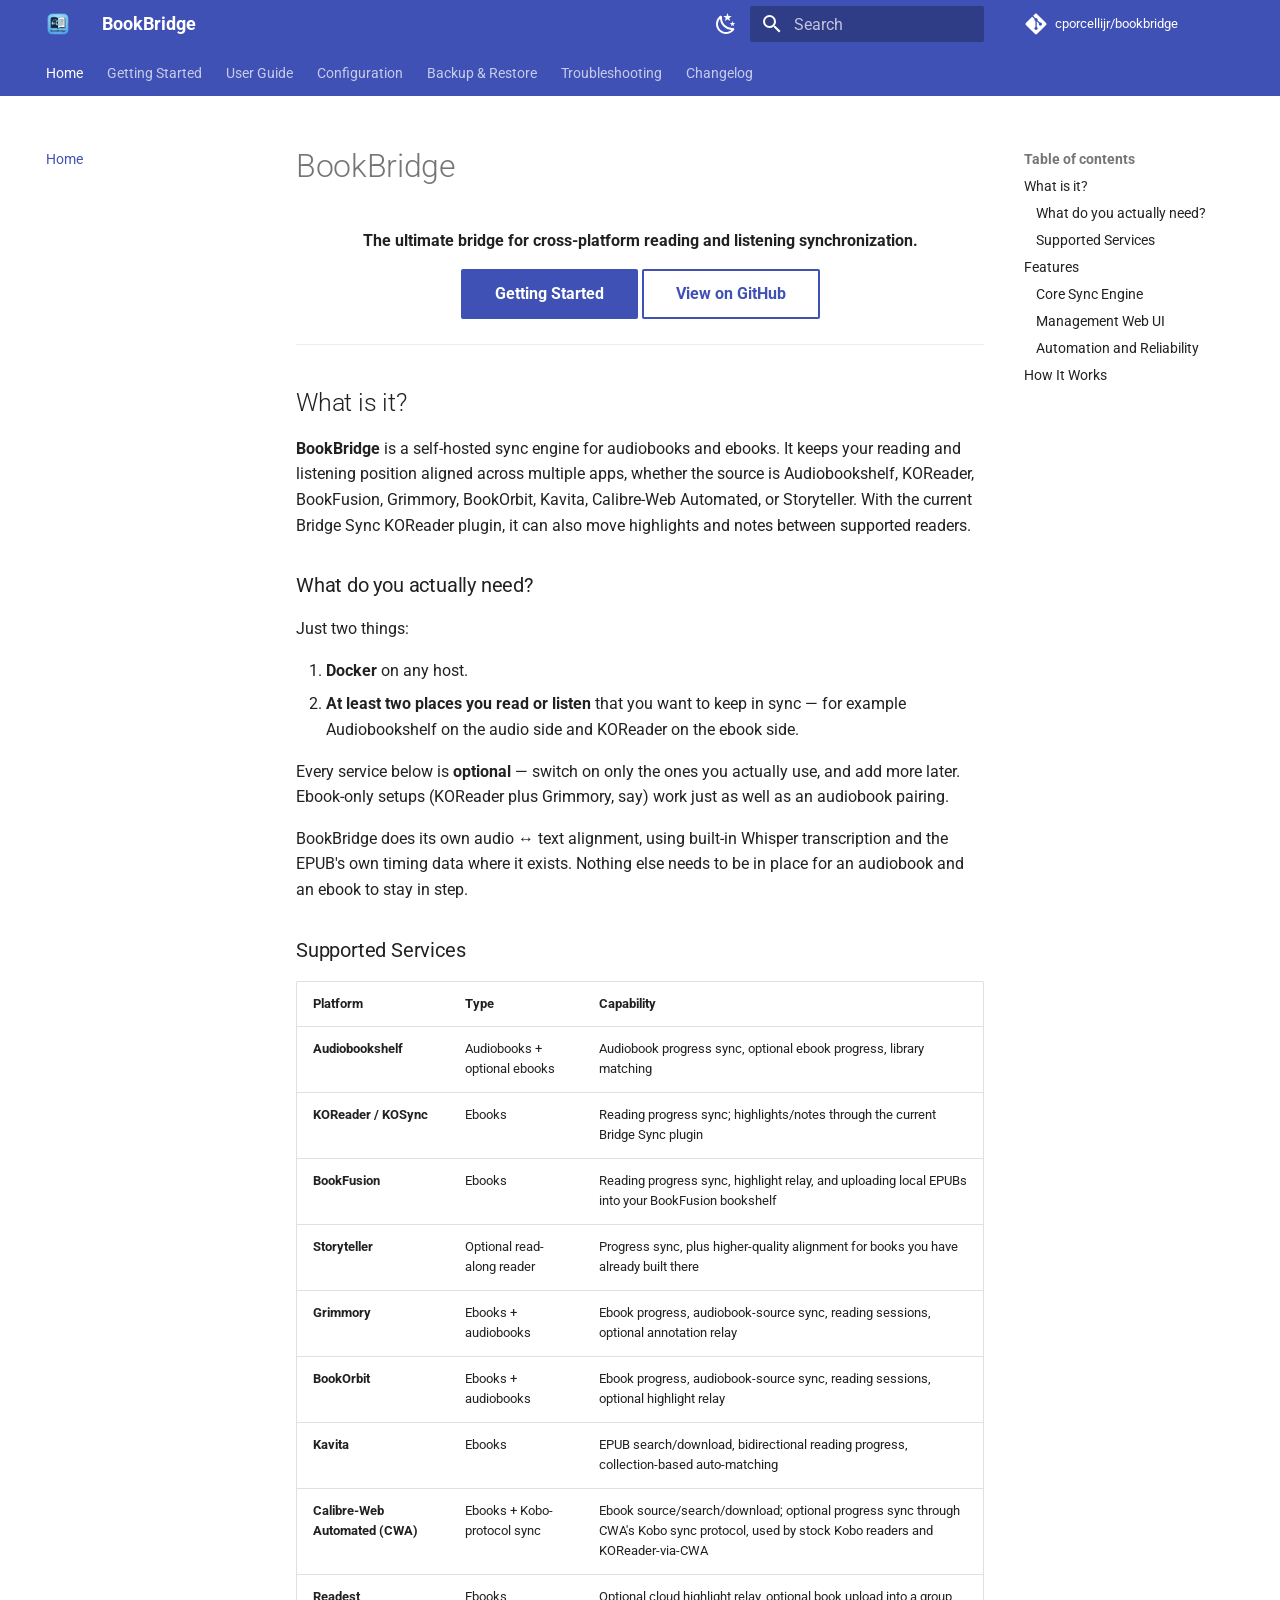
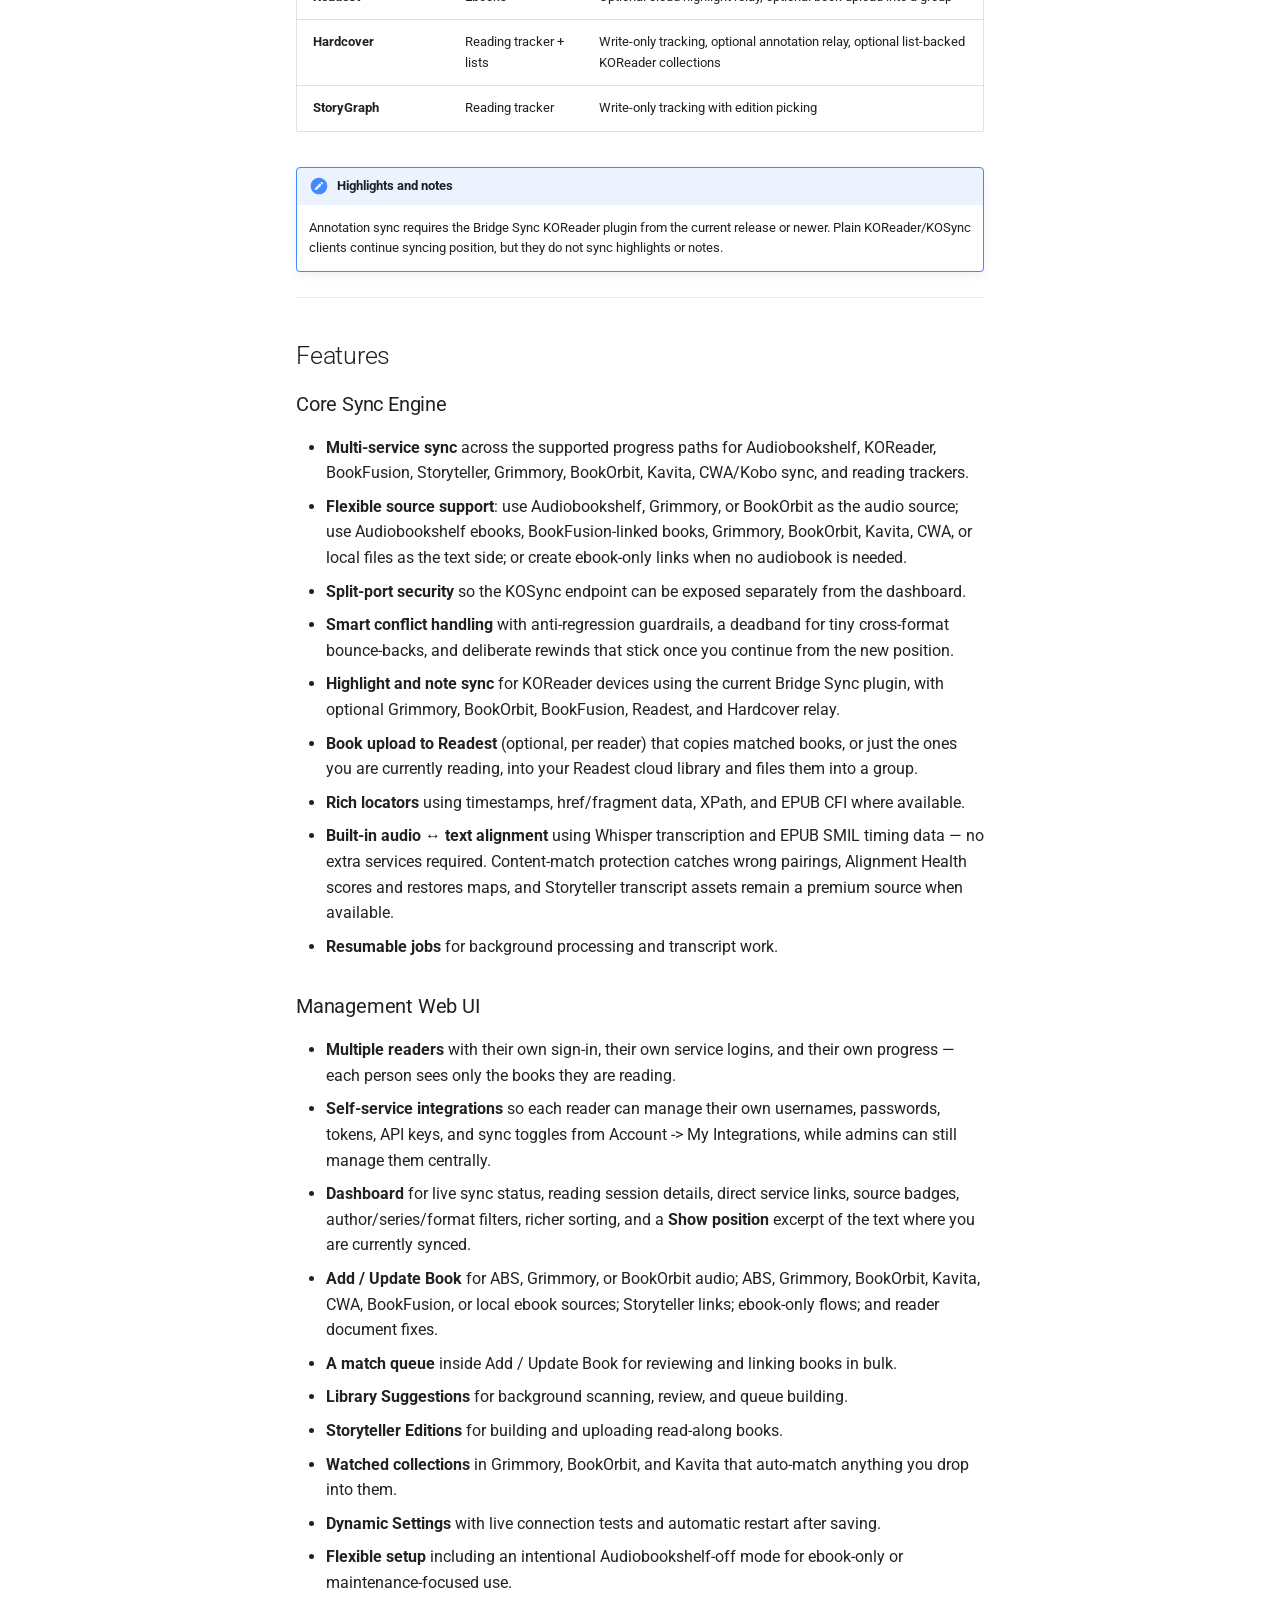
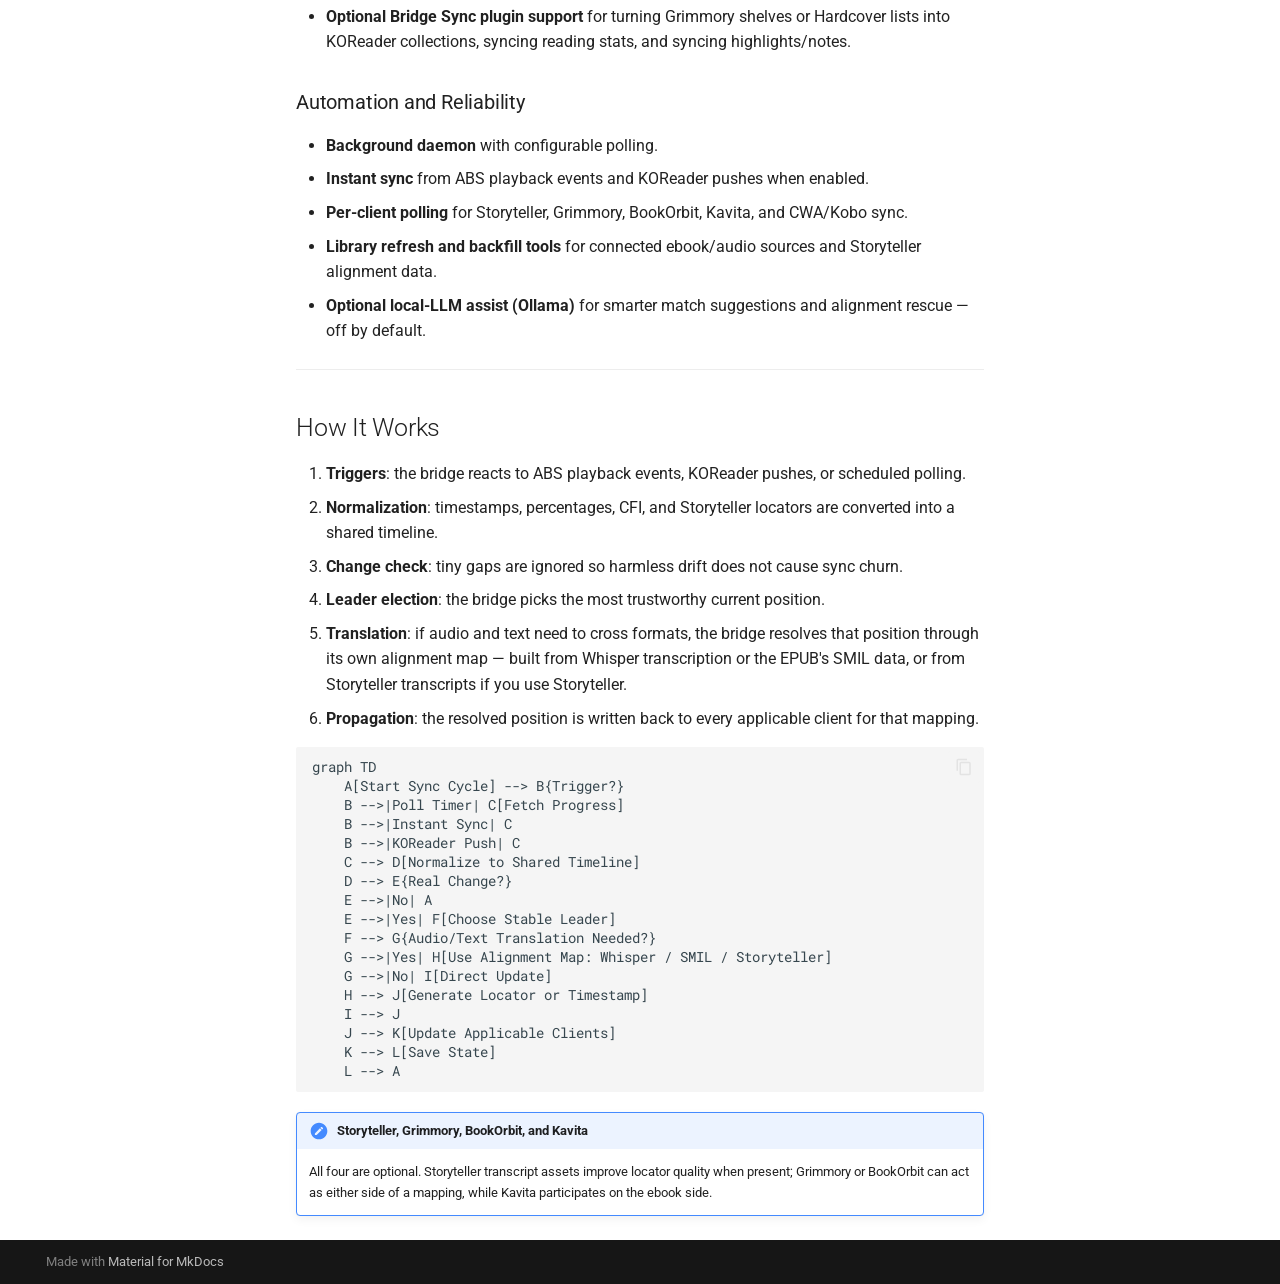
<file: index.html>
<!doctype html>
<html lang="en" class="no-js">
  <head>
    
      <meta charset="utf-8">
      <meta name="viewport" content="width=device-width,initial-scale=1">
      
        <meta name="description" content="The ultimate bridge for cross-platform reading and listening synchronization.">
      
      
        <meta name="author" content="cporcellijr">
      
      
        <link rel="canonical" href="https://cporcellijr.github.io/bookbridge/">
      
      
      
        <link rel="next" href="getting-started/">
      
      
        
      
      
      <link rel="icon" href="assets/icon.png">
      <meta name="generator" content="mkdocs-1.6.1, mkdocs-material-9.7.7">
    
    
      
        <title>BookBridge</title>
      
    
    
      <link rel="stylesheet" href="assets/stylesheets/main.ec1eaa64.min.css">
      
        
        <link rel="stylesheet" href="assets/stylesheets/palette.ab4e12ef.min.css">
      
      


    
    
      
    
    
      
        
        
        <link rel="preconnect" href="https://fonts.gstatic.com" crossorigin>
        <link rel="stylesheet" href="https://fonts.googleapis.com/css?family=Roboto:300,300i,400,400i,700,700i%7CRoboto+Mono:400,400i,700,700i&display=fallback">
        <style>:root{--md-text-font:"Roboto";--md-code-font:"Roboto Mono"}</style>
      
    
    
    <script>__md_scope=new URL(".",location),__md_hash=e=>[...e].reduce(((e,_)=>(e<<5)-e+_.charCodeAt(0)),0),__md_get=(e,_=localStorage,t=__md_scope)=>JSON.parse(_.getItem(t.pathname+"."+e)),__md_set=(e,_,t=localStorage,a=__md_scope)=>{try{t.setItem(a.pathname+"."+e,JSON.stringify(_))}catch(e){}}</script>
    
      

    
    
  </head>
  
  
    
    
      
    
    
    
    
    <body dir="ltr" data-md-color-scheme="default" data-md-color-primary="indigo" data-md-color-accent="indigo">
  
    
    <input class="md-toggle" data-md-toggle="drawer" type="checkbox" id="__drawer" autocomplete="off">
    <input class="md-toggle" data-md-toggle="search" type="checkbox" id="__search" autocomplete="off">
    <label class="md-overlay" for="__drawer"></label>
    <div data-md-component="skip">
      
        
        <a href="#bookbridge" class="md-skip">
          Skip to content
        </a>
      
    </div>
    <div data-md-component="announce">
      
    </div>
    
    
      

<header class="md-header" data-md-component="header">
  <nav class="md-header__inner md-grid" aria-label="Header">
    <a href="." title="BookBridge" class="md-header__button md-logo" aria-label="BookBridge" data-md-component="logo">
      
  <img src="assets/icon.png" alt="logo">

    </a>
    <label class="md-header__button md-icon" for="__drawer">
      
      <svg xmlns="http://www.w3.org/2000/svg" viewBox="0 0 24 24"><path d="M3 6h18v2H3zm0 5h18v2H3zm0 5h18v2H3z"/></svg>
    </label>
    <div class="md-header__title" data-md-component="header-title">
      <div class="md-header__ellipsis">
        <div class="md-header__topic">
          <span class="md-ellipsis">
            BookBridge
          </span>
        </div>
        <div class="md-header__topic" data-md-component="header-topic">
          <span class="md-ellipsis">
            
              Home
            
          </span>
        </div>
      </div>
    </div>
    
      
        <form class="md-header__option" data-md-component="palette">
  
    
    
    
    <input class="md-option" data-md-color-media="(prefers-color-scheme: light)" data-md-color-scheme="default" data-md-color-primary="indigo" data-md-color-accent="indigo"  aria-label="Switch to dark mode"  type="radio" name="__palette" id="__palette_0">
    
      <label class="md-header__button md-icon" title="Switch to dark mode" for="__palette_1" hidden>
        <svg xmlns="http://www.w3.org/2000/svg" viewBox="0 0 24 24"><path d="m17.75 4.09-2.53 1.94.91 3.06-2.63-1.81-2.63 1.81.91-3.06-2.53-1.94L12.44 4l1.06-3 1.06 3zm3.5 6.91-1.64 1.25.59 1.98-1.7-1.17-1.7 1.17.59-1.98L15.75 11l2.06-.05L18.5 9l.69 1.95zm-2.28 4.95c.83-.08 1.72 1.1 1.19 1.85-.32.45-.66.87-1.08 1.27C15.17 23 8.84 23 4.94 19.07c-3.91-3.9-3.91-10.24 0-14.14.4-.4.82-.76 1.27-1.08.75-.53 1.93.36 1.85 1.19-.27 2.86.69 5.83 2.89 8.02a9.96 9.96 0 0 0 8.02 2.89m-1.64 2.02a12.08 12.08 0 0 1-7.8-3.47c-2.17-2.19-3.33-5-3.49-7.82-2.81 3.14-2.7 7.96.31 10.98 3.02 3.01 7.84 3.12 10.98.31"/></svg>
      </label>
    
  
    
    
    
    <input class="md-option" data-md-color-media="(prefers-color-scheme: dark)" data-md-color-scheme="slate" data-md-color-primary="indigo" data-md-color-accent="indigo"  aria-label="Switch to light mode"  type="radio" name="__palette" id="__palette_1">
    
      <label class="md-header__button md-icon" title="Switch to light mode" for="__palette_0" hidden>
        <svg xmlns="http://www.w3.org/2000/svg" viewBox="0 0 24 24"><path d="M12 7a5 5 0 0 1 5 5 5 5 0 0 1-5 5 5 5 0 0 1-5-5 5 5 0 0 1 5-5m0 2a3 3 0 0 0-3 3 3 3 0 0 0 3 3 3 3 0 0 0 3-3 3 3 0 0 0-3-3m0-7 2.39 3.42C13.65 5.15 12.84 5 12 5s-1.65.15-2.39.42zM3.34 7l4.16-.35A7.2 7.2 0 0 0 5.94 8.5c-.44.74-.69 1.5-.83 2.29zm.02 10 1.76-3.77a7.131 7.131 0 0 0 2.38 4.14zM20.65 7l-1.77 3.79a7.02 7.02 0 0 0-2.38-4.15zm-.01 10-4.14.36c.59-.51 1.12-1.14 1.54-1.86.42-.73.69-1.5.83-2.29zM12 22l-2.41-3.44c.74.27 1.55.44 2.41.44.82 0 1.63-.17 2.37-.44z"/></svg>
      </label>
    
  
</form>
      
    
    
      <script>var palette=__md_get("__palette");if(palette&&palette.color){if("(prefers-color-scheme)"===palette.color.media){var media=matchMedia("(prefers-color-scheme: light)"),input=document.querySelector(media.matches?"[data-md-color-media='(prefers-color-scheme: light)']":"[data-md-color-media='(prefers-color-scheme: dark)']");palette.color.media=input.getAttribute("data-md-color-media"),palette.color.scheme=input.getAttribute("data-md-color-scheme"),palette.color.primary=input.getAttribute("data-md-color-primary"),palette.color.accent=input.getAttribute("data-md-color-accent")}for(var[key,value]of Object.entries(palette.color))document.body.setAttribute("data-md-color-"+key,value)}</script>
    
    
    
      
      
        <label class="md-header__button md-icon" for="__search">
          
          <svg xmlns="http://www.w3.org/2000/svg" viewBox="0 0 24 24"><path d="M9.5 3A6.5 6.5 0 0 1 16 9.5c0 1.61-.59 3.09-1.56 4.23l.27.27h.79l5 5-1.5 1.5-5-5v-.79l-.27-.27A6.52 6.52 0 0 1 9.5 16 6.5 6.5 0 0 1 3 9.5 6.5 6.5 0 0 1 9.5 3m0 2C7 5 5 7 5 9.5S7 14 9.5 14 14 12 14 9.5 12 5 9.5 5"/></svg>
        </label>
        <div class="md-search" data-md-component="search" role="dialog">
  <label class="md-search__overlay" for="__search"></label>
  <div class="md-search__inner" role="search">
    <form class="md-search__form" name="search">
      <input type="text" class="md-search__input" name="query" aria-label="Search" placeholder="Search" autocapitalize="off" autocorrect="off" autocomplete="off" spellcheck="false" data-md-component="search-query" required>
      <label class="md-search__icon md-icon" for="__search">
        
        <svg xmlns="http://www.w3.org/2000/svg" viewBox="0 0 24 24"><path d="M9.5 3A6.5 6.5 0 0 1 16 9.5c0 1.61-.59 3.09-1.56 4.23l.27.27h.79l5 5-1.5 1.5-5-5v-.79l-.27-.27A6.52 6.52 0 0 1 9.5 16 6.5 6.5 0 0 1 3 9.5 6.5 6.5 0 0 1 9.5 3m0 2C7 5 5 7 5 9.5S7 14 9.5 14 14 12 14 9.5 12 5 9.5 5"/></svg>
        
        <svg xmlns="http://www.w3.org/2000/svg" viewBox="0 0 24 24"><path d="M20 11v2H8l5.5 5.5-1.42 1.42L4.16 12l7.92-7.92L13.5 5.5 8 11z"/></svg>
      </label>
      <nav class="md-search__options" aria-label="Search">
        
        <button type="reset" class="md-search__icon md-icon" title="Clear" aria-label="Clear" tabindex="-1">
          
          <svg xmlns="http://www.w3.org/2000/svg" viewBox="0 0 24 24"><path d="M19 6.41 17.59 5 12 10.59 6.41 5 5 6.41 10.59 12 5 17.59 6.41 19 12 13.41 17.59 19 19 17.59 13.41 12z"/></svg>
        </button>
      </nav>
      
        <div class="md-search__suggest" data-md-component="search-suggest"></div>
      
    </form>
    <div class="md-search__output">
      <div class="md-search__scrollwrap" tabindex="0" data-md-scrollfix>
        <div class="md-search-result" data-md-component="search-result">
          <div class="md-search-result__meta">
            Initializing search
          </div>
          <ol class="md-search-result__list" role="presentation"></ol>
        </div>
      </div>
    </div>
  </div>
</div>
      
    
    
      <div class="md-header__source">
        <a href="https://github.com/cporcellijr/bookbridge" title="Go to repository" class="md-source" data-md-component="source">
  <div class="md-source__icon md-icon">
    
    <svg xmlns="http://www.w3.org/2000/svg" viewBox="0 0 448 512"><!--! Font Awesome Free 7.1.0 by @fontawesome - https://fontawesome.com License - https://fontawesome.com/license/free (Icons: CC BY 4.0, Fonts: SIL OFL 1.1, Code: MIT License) Copyright 2025 Fonticons, Inc.--><path d="M439.6 236.1 244 40.5c-5.4-5.5-12.8-8.5-20.4-8.5s-15 3-20.4 8.4L162.5 81l51.5 51.5c27.1-9.1 52.7 16.8 43.4 43.7l49.7 49.7c34.2-11.8 61.2 31 35.5 56.7-26.5 26.5-70.2-2.9-56-37.3L240.3 199v121.9c25.3 12.5 22.3 41.8 9.1 55-6.4 6.4-15.2 10.1-24.3 10.1s-17.8-3.6-24.3-10.1c-17.6-17.6-11.1-46.9 11.2-56v-123c-20.8-8.5-24.6-30.7-18.6-45L142.6 101 8.5 235.1C3 240.6 0 247.9 0 255.5s3 15 8.5 20.4l195.6 195.7c5.4 5.4 12.7 8.4 20.4 8.4s15-3 20.4-8.4l194.7-194.7c5.4-5.4 8.4-12.8 8.4-20.4s-3-15-8.4-20.4"/></svg>
  </div>
  <div class="md-source__repository">
    cporcellijr/bookbridge
  </div>
</a>
      </div>
    
  </nav>
  
</header>
    
    <div class="md-container" data-md-component="container">
      
      
        
          
            
<nav class="md-tabs" aria-label="Tabs" data-md-component="tabs">
  <div class="md-grid">
    <ul class="md-tabs__list">
      
        
  
  
  
    
  
  
    <li class="md-tabs__item md-tabs__item--active">
      <a href="." class="md-tabs__link">
        
  
  
    
  
  Home

      </a>
    </li>
  

      
        
  
  
  
  
    <li class="md-tabs__item">
      <a href="getting-started/" class="md-tabs__link">
        
  
  
    
  
  Getting Started

      </a>
    </li>
  

      
        
  
  
  
  
    <li class="md-tabs__item">
      <a href="user-guide/" class="md-tabs__link">
        
  
  
    
  
  User Guide

      </a>
    </li>
  

      
        
  
  
  
  
    <li class="md-tabs__item">
      <a href="configuration/" class="md-tabs__link">
        
  
  
    
  
  Configuration

      </a>
    </li>
  

      
        
  
  
  
  
    <li class="md-tabs__item">
      <a href="backup-restore/" class="md-tabs__link">
        
  
  
    
  
  Backup & Restore

      </a>
    </li>
  

      
        
  
  
  
  
    <li class="md-tabs__item">
      <a href="troubleshooting/" class="md-tabs__link">
        
  
  
    
  
  Troubleshooting

      </a>
    </li>
  

      
        
  
  
  
  
    <li class="md-tabs__item">
      <a href="changelog/" class="md-tabs__link">
        
  
  
    
  
  Changelog

      </a>
    </li>
  

      
    </ul>
  </div>
</nav>
          
        
      
      <main class="md-main" data-md-component="main">
        <div class="md-main__inner md-grid">
          
            
              
              <div class="md-sidebar md-sidebar--primary" data-md-component="sidebar" data-md-type="navigation" >
                <div class="md-sidebar__scrollwrap">
                  <div class="md-sidebar__inner">
                    


  


<nav class="md-nav md-nav--primary md-nav--lifted" aria-label="Navigation" data-md-level="0">
  <label class="md-nav__title" for="__drawer">
    <a href="." title="BookBridge" class="md-nav__button md-logo" aria-label="BookBridge" data-md-component="logo">
      
  <img src="assets/icon.png" alt="logo">

    </a>
    BookBridge
  </label>
  
    <div class="md-nav__source">
      <a href="https://github.com/cporcellijr/bookbridge" title="Go to repository" class="md-source" data-md-component="source">
  <div class="md-source__icon md-icon">
    
    <svg xmlns="http://www.w3.org/2000/svg" viewBox="0 0 448 512"><!--! Font Awesome Free 7.1.0 by @fontawesome - https://fontawesome.com License - https://fontawesome.com/license/free (Icons: CC BY 4.0, Fonts: SIL OFL 1.1, Code: MIT License) Copyright 2025 Fonticons, Inc.--><path d="M439.6 236.1 244 40.5c-5.4-5.5-12.8-8.5-20.4-8.5s-15 3-20.4 8.4L162.5 81l51.5 51.5c27.1-9.1 52.7 16.8 43.4 43.7l49.7 49.7c34.2-11.8 61.2 31 35.5 56.7-26.5 26.5-70.2-2.9-56-37.3L240.3 199v121.9c25.3 12.5 22.3 41.8 9.1 55-6.4 6.4-15.2 10.1-24.3 10.1s-17.8-3.6-24.3-10.1c-17.6-17.6-11.1-46.9 11.2-56v-123c-20.8-8.5-24.6-30.7-18.6-45L142.6 101 8.5 235.1C3 240.6 0 247.9 0 255.5s3 15 8.5 20.4l195.6 195.7c5.4 5.4 12.7 8.4 20.4 8.4s15-3 20.4-8.4l194.7-194.7c5.4-5.4 8.4-12.8 8.4-20.4s-3-15-8.4-20.4"/></svg>
  </div>
  <div class="md-source__repository">
    cporcellijr/bookbridge
  </div>
</a>
    </div>
  
  <ul class="md-nav__list" data-md-scrollfix>
    
      
      
  
  
    
  
  
  
    <li class="md-nav__item md-nav__item--active">
      
      <input class="md-nav__toggle md-toggle" type="checkbox" id="__toc">
      
      
        
      
      
        <label class="md-nav__link md-nav__link--active" for="__toc">
          
  
  
  <span class="md-ellipsis">
    
  
    Home
  

    
  </span>
  
  

          <span class="md-nav__icon md-icon"></span>
        </label>
      
      <a href="." class="md-nav__link md-nav__link--active">
        
  
  
  <span class="md-ellipsis">
    
  
    Home
  

    
  </span>
  
  

      </a>
      
        

<nav class="md-nav md-nav--secondary" aria-label="Table of contents">
  
  
  
    
  
  
    <label class="md-nav__title" for="__toc">
      <span class="md-nav__icon md-icon"></span>
      Table of contents
    </label>
    <ul class="md-nav__list" data-md-component="toc" data-md-scrollfix>
      
        <li class="md-nav__item">
  <a href="#what-is-it" class="md-nav__link">
    <span class="md-ellipsis">
      
        What is it?
      
    </span>
  </a>
  
    <nav class="md-nav" aria-label="What is it?">
      <ul class="md-nav__list">
        
          <li class="md-nav__item">
  <a href="#what-do-you-actually-need" class="md-nav__link">
    <span class="md-ellipsis">
      
        What do you actually need?
      
    </span>
  </a>
  
</li>
        
          <li class="md-nav__item">
  <a href="#supported-services" class="md-nav__link">
    <span class="md-ellipsis">
      
        Supported Services
      
    </span>
  </a>
  
</li>
        
      </ul>
    </nav>
  
</li>
      
        <li class="md-nav__item">
  <a href="#features" class="md-nav__link">
    <span class="md-ellipsis">
      
        Features
      
    </span>
  </a>
  
    <nav class="md-nav" aria-label="Features">
      <ul class="md-nav__list">
        
          <li class="md-nav__item">
  <a href="#core-sync-engine" class="md-nav__link">
    <span class="md-ellipsis">
      
        Core Sync Engine
      
    </span>
  </a>
  
</li>
        
          <li class="md-nav__item">
  <a href="#management-web-ui" class="md-nav__link">
    <span class="md-ellipsis">
      
        Management Web UI
      
    </span>
  </a>
  
</li>
        
          <li class="md-nav__item">
  <a href="#automation-and-reliability" class="md-nav__link">
    <span class="md-ellipsis">
      
        Automation and Reliability
      
    </span>
  </a>
  
</li>
        
      </ul>
    </nav>
  
</li>
      
        <li class="md-nav__item">
  <a href="#how-it-works" class="md-nav__link">
    <span class="md-ellipsis">
      
        How It Works
      
    </span>
  </a>
  
</li>
      
    </ul>
  
</nav>
      
    </li>
  

    
      
      
  
  
  
  
    <li class="md-nav__item">
      <a href="getting-started/" class="md-nav__link">
        
  
  
  <span class="md-ellipsis">
    
  
    Getting Started
  

    
  </span>
  
  

      </a>
    </li>
  

    
      
      
  
  
  
  
    <li class="md-nav__item">
      <a href="user-guide/" class="md-nav__link">
        
  
  
  <span class="md-ellipsis">
    
  
    User Guide
  

    
  </span>
  
  

      </a>
    </li>
  

    
      
      
  
  
  
  
    <li class="md-nav__item">
      <a href="configuration/" class="md-nav__link">
        
  
  
  <span class="md-ellipsis">
    
  
    Configuration
  

    
  </span>
  
  

      </a>
    </li>
  

    
      
      
  
  
  
  
    <li class="md-nav__item">
      <a href="backup-restore/" class="md-nav__link">
        
  
  
  <span class="md-ellipsis">
    
  
    Backup & Restore
  

    
  </span>
  
  

      </a>
    </li>
  

    
      
      
  
  
  
  
    <li class="md-nav__item">
      <a href="troubleshooting/" class="md-nav__link">
        
  
  
  <span class="md-ellipsis">
    
  
    Troubleshooting
  

    
  </span>
  
  

      </a>
    </li>
  

    
      
      
  
  
  
  
    <li class="md-nav__item">
      <a href="changelog/" class="md-nav__link">
        
  
  
  <span class="md-ellipsis">
    
  
    Changelog
  

    
  </span>
  
  

      </a>
    </li>
  

    
  </ul>
</nav>
                  </div>
                </div>
              </div>
            
            
              
              <div class="md-sidebar md-sidebar--secondary" data-md-component="sidebar" data-md-type="toc" >
                <div class="md-sidebar__scrollwrap">
                  <div class="md-sidebar__inner">
                    

<nav class="md-nav md-nav--secondary" aria-label="Table of contents">
  
  
  
    
  
  
    <label class="md-nav__title" for="__toc">
      <span class="md-nav__icon md-icon"></span>
      Table of contents
    </label>
    <ul class="md-nav__list" data-md-component="toc" data-md-scrollfix>
      
        <li class="md-nav__item">
  <a href="#what-is-it" class="md-nav__link">
    <span class="md-ellipsis">
      
        What is it?
      
    </span>
  </a>
  
    <nav class="md-nav" aria-label="What is it?">
      <ul class="md-nav__list">
        
          <li class="md-nav__item">
  <a href="#what-do-you-actually-need" class="md-nav__link">
    <span class="md-ellipsis">
      
        What do you actually need?
      
    </span>
  </a>
  
</li>
        
          <li class="md-nav__item">
  <a href="#supported-services" class="md-nav__link">
    <span class="md-ellipsis">
      
        Supported Services
      
    </span>
  </a>
  
</li>
        
      </ul>
    </nav>
  
</li>
      
        <li class="md-nav__item">
  <a href="#features" class="md-nav__link">
    <span class="md-ellipsis">
      
        Features
      
    </span>
  </a>
  
    <nav class="md-nav" aria-label="Features">
      <ul class="md-nav__list">
        
          <li class="md-nav__item">
  <a href="#core-sync-engine" class="md-nav__link">
    <span class="md-ellipsis">
      
        Core Sync Engine
      
    </span>
  </a>
  
</li>
        
          <li class="md-nav__item">
  <a href="#management-web-ui" class="md-nav__link">
    <span class="md-ellipsis">
      
        Management Web UI
      
    </span>
  </a>
  
</li>
        
          <li class="md-nav__item">
  <a href="#automation-and-reliability" class="md-nav__link">
    <span class="md-ellipsis">
      
        Automation and Reliability
      
    </span>
  </a>
  
</li>
        
      </ul>
    </nav>
  
</li>
      
        <li class="md-nav__item">
  <a href="#how-it-works" class="md-nav__link">
    <span class="md-ellipsis">
      
        How It Works
      
    </span>
  </a>
  
</li>
      
    </ul>
  
</nav>
                  </div>
                </div>
              </div>
            
          
          
            <div class="md-content" data-md-component="content">
              
              <article class="md-content__inner md-typeset">
                
                  


  
  


<h1 id="bookbridge">BookBridge</h1>
<!-- markdownlint-disable MD033 -->
<div align="center">
  <p><strong>The ultimate bridge for cross-platform reading and listening synchronization.</strong></p>
  <p>
    <a href="getting-started/" class="md-button md-button--primary">Getting Started</a>
    <a href="https://github.com/cporcellijr/bookbridge" class="md-button">View on GitHub</a>
  </p>
</div>
<!-- markdownlint-enable MD033 -->

<hr />
<h2 id="what-is-it">What is it?</h2>
<p><strong>BookBridge</strong> is a self-hosted sync engine for audiobooks and ebooks. It keeps your reading and listening position aligned across multiple apps, whether the source is Audiobookshelf, KOReader, BookFusion, Grimmory, BookOrbit, Kavita, Calibre-Web Automated, or Storyteller. With the current Bridge Sync KOReader plugin, it can also move highlights and notes between supported readers.</p>
<h3 id="what-do-you-actually-need">What do you actually need?</h3>
<p>Just two things:</p>
<ol>
<li><strong>Docker</strong> on any host.</li>
<li><strong>At least two places you read or listen</strong> that you want to keep in sync — for example Audiobookshelf on the audio side and KOReader on the ebook side.</li>
</ol>
<p>Every service below is <strong>optional</strong> — switch on only the ones you actually use, and add more later. Ebook-only setups (KOReader plus Grimmory, say) work just as well as an audiobook pairing.</p>
<p>BookBridge does its own audio ↔ text alignment, using built-in Whisper transcription and the EPUB's own timing data where it exists. Nothing else needs to be in place for an audiobook and an ebook to stay in step.</p>
<h3 id="supported-services">Supported Services</h3>
<table>
<thead>
<tr>
<th style="text-align: left;">Platform</th>
<th style="text-align: left;">Type</th>
<th style="text-align: left;">Capability</th>
</tr>
</thead>
<tbody>
<tr>
<td style="text-align: left;"><strong>Audiobookshelf</strong></td>
<td style="text-align: left;">Audiobooks + optional ebooks</td>
<td style="text-align: left;">Audiobook progress sync, optional ebook progress, library matching</td>
</tr>
<tr>
<td style="text-align: left;"><strong>KOReader / KOSync</strong></td>
<td style="text-align: left;">Ebooks</td>
<td style="text-align: left;">Reading progress sync; highlights/notes through the current Bridge Sync plugin</td>
</tr>
<tr>
<td style="text-align: left;"><strong>BookFusion</strong></td>
<td style="text-align: left;">Ebooks</td>
<td style="text-align: left;">Reading progress sync, highlight relay, and uploading local EPUBs into your BookFusion bookshelf</td>
</tr>
<tr>
<td style="text-align: left;"><strong>Storyteller</strong></td>
<td style="text-align: left;">Optional read-along reader</td>
<td style="text-align: left;">Progress sync, plus higher-quality alignment for books you have already built there</td>
</tr>
<tr>
<td style="text-align: left;"><strong>Grimmory</strong></td>
<td style="text-align: left;">Ebooks + audiobooks</td>
<td style="text-align: left;">Ebook progress, audiobook-source sync, reading sessions, optional annotation relay</td>
</tr>
<tr>
<td style="text-align: left;"><strong>BookOrbit</strong></td>
<td style="text-align: left;">Ebooks + audiobooks</td>
<td style="text-align: left;">Ebook progress, audiobook-source sync, reading sessions, optional highlight relay</td>
</tr>
<tr>
<td style="text-align: left;"><strong>Kavita</strong></td>
<td style="text-align: left;">Ebooks</td>
<td style="text-align: left;">EPUB search/download, bidirectional reading progress, collection-based auto-matching</td>
</tr>
<tr>
<td style="text-align: left;"><strong>Calibre-Web Automated (CWA)</strong></td>
<td style="text-align: left;">Ebooks + Kobo-protocol sync</td>
<td style="text-align: left;">Ebook source/search/download; optional progress sync through CWA's Kobo sync protocol, used by stock Kobo readers and KOReader-via-CWA</td>
</tr>
<tr>
<td style="text-align: left;"><strong>Readest</strong></td>
<td style="text-align: left;">Ebooks</td>
<td style="text-align: left;">Optional cloud highlight relay, optional book upload into a group</td>
</tr>
<tr>
<td style="text-align: left;"><strong>Hardcover</strong></td>
<td style="text-align: left;">Reading tracker + lists</td>
<td style="text-align: left;">Write-only tracking, optional annotation relay, optional list-backed KOReader collections</td>
</tr>
<tr>
<td style="text-align: left;"><strong>StoryGraph</strong></td>
<td style="text-align: left;">Reading tracker</td>
<td style="text-align: left;">Write-only tracking with edition picking</td>
</tr>
</tbody>
</table>
<div class="admonition note">
<p class="admonition-title">Highlights and notes</p>
<p>Annotation sync requires the Bridge Sync KOReader plugin from the current release or newer. Plain KOReader/KOSync clients continue syncing position, but they do not sync highlights or notes.</p>
</div>
<hr />
<h2 id="features">Features</h2>
<h3 id="core-sync-engine">Core Sync Engine</h3>
<ul>
<li><strong>Multi-service sync</strong> across the supported progress paths for Audiobookshelf, KOReader, BookFusion, Storyteller, Grimmory, BookOrbit, Kavita, CWA/Kobo sync, and reading trackers.</li>
<li><strong>Flexible source support</strong>: use Audiobookshelf, Grimmory, or BookOrbit as the audio source; use Audiobookshelf ebooks, BookFusion-linked books, Grimmory, BookOrbit, Kavita, CWA, or local files as the text side; or create ebook-only links when no audiobook is needed.</li>
<li><strong>Split-port security</strong> so the KOSync endpoint can be exposed separately from the dashboard.</li>
<li><strong>Smart conflict handling</strong> with anti-regression guardrails, a deadband for tiny cross-format bounce-backs, and deliberate rewinds that stick once you continue from the new position.</li>
<li><strong>Highlight and note sync</strong> for KOReader devices using the current Bridge Sync plugin, with optional Grimmory, BookOrbit, BookFusion, Readest, and Hardcover relay.</li>
<li><strong>Book upload to Readest</strong> (optional, per reader) that copies matched books, or just the
  ones you are currently reading, into your Readest cloud library and files them into a group.</li>
<li><strong>Rich locators</strong> using timestamps, href/fragment data, XPath, and EPUB CFI where available.</li>
<li><strong>Built-in audio ↔ text alignment</strong> using Whisper transcription and EPUB SMIL timing data — no extra services required. Content-match protection catches wrong pairings, Alignment Health scores and restores maps, and Storyteller transcript assets remain a premium source when available.</li>
<li><strong>Resumable jobs</strong> for background processing and transcript work.</li>
</ul>
<h3 id="management-web-ui">Management Web UI</h3>
<ul>
<li><strong>Multiple readers</strong> with their own sign-in, their own service logins, and their own progress — each person sees only the books they are reading.</li>
<li><strong>Self-service integrations</strong> so each reader can manage their own usernames, passwords, tokens, API keys, and sync toggles from Account -&gt; My Integrations, while admins can still manage them centrally.</li>
<li><strong>Dashboard</strong> for live sync status, reading session details, direct service links, source badges, author/series/format filters, richer sorting, and a <strong>Show position</strong> excerpt of the text where you are currently synced.</li>
<li><strong>Add / Update Book</strong> for ABS, Grimmory, or BookOrbit audio; ABS, Grimmory, BookOrbit, Kavita, CWA, BookFusion, or local ebook sources; Storyteller links; ebook-only flows; and reader document fixes.</li>
<li><strong>A match queue</strong> inside Add / Update Book for reviewing and linking books in bulk.</li>
<li><strong>Library Suggestions</strong> for background scanning, review, and queue building.</li>
<li><strong>Storyteller Editions</strong> for building and uploading read-along books.</li>
<li><strong>Watched collections</strong> in Grimmory, BookOrbit, and Kavita that auto-match anything you drop into them.</li>
<li><strong>Dynamic Settings</strong> with live connection tests and automatic restart after saving.</li>
<li><strong>Flexible setup</strong> including an intentional Audiobookshelf-off mode for ebook-only or maintenance-focused use.</li>
<li><strong>Optional Bridge Sync plugin support</strong> for turning Grimmory shelves or Hardcover lists into KOReader collections, syncing reading stats, and syncing highlights/notes.</li>
</ul>
<h3 id="automation-and-reliability">Automation and Reliability</h3>
<ul>
<li><strong>Background daemon</strong> with configurable polling.</li>
<li><strong>Instant sync</strong> from ABS playback events and KOReader pushes when enabled.</li>
<li><strong>Per-client polling</strong> for Storyteller, Grimmory, BookOrbit, Kavita, and CWA/Kobo sync.</li>
<li><strong>Library refresh and backfill tools</strong> for connected ebook/audio sources and Storyteller alignment data.</li>
<li><strong>Optional local-LLM assist (Ollama)</strong> for smarter match suggestions and alignment rescue — off by default.</li>
</ul>
<hr />
<h2 id="how-it-works">How It Works</h2>
<ol>
<li><strong>Triggers</strong>: the bridge reacts to ABS playback events, KOReader pushes, or scheduled polling.</li>
<li><strong>Normalization</strong>: timestamps, percentages, CFI, and Storyteller locators are converted into a shared timeline.</li>
<li><strong>Change check</strong>: tiny gaps are ignored so harmless drift does not cause sync churn.</li>
<li><strong>Leader election</strong>: the bridge picks the most trustworthy current position.</li>
<li><strong>Translation</strong>: if audio and text need to cross formats, the bridge resolves that position through its own alignment map — built from Whisper transcription or the EPUB's SMIL data, or from Storyteller transcripts if you use Storyteller.</li>
<li><strong>Propagation</strong>: the resolved position is written back to every applicable client for that mapping.</li>
</ol>
<div class="highlight"><pre><span></span><code>graph TD
    A[Start Sync Cycle] --&gt; B{Trigger?}
    B --&gt;|Poll Timer| C[Fetch Progress]
    B --&gt;|Instant Sync| C
    B --&gt;|KOReader Push| C
    C --&gt; D[Normalize to Shared Timeline]
    D --&gt; E{Real Change?}
    E --&gt;|No| A
    E --&gt;|Yes| F[Choose Stable Leader]
    F --&gt; G{Audio/Text Translation Needed?}
    G --&gt;|Yes| H[Use Alignment Map: Whisper / SMIL / Storyteller]
    G --&gt;|No| I[Direct Update]
    H --&gt; J[Generate Locator or Timestamp]
    I --&gt; J
    J --&gt; K[Update Applicable Clients]
    K --&gt; L[Save State]
    L --&gt; A
</code></pre></div>
<div class="admonition note">
<p class="admonition-title">Storyteller, Grimmory, BookOrbit, and Kavita</p>
<p>All four are optional. Storyteller transcript assets improve locator quality when present; Grimmory or BookOrbit can act as either side of a mapping, while Kavita participates on the ebook side.</p>
</div>












                
              </article>
            </div>
          
          
<script>var target=document.getElementById(location.hash.slice(1));target&&target.name&&(target.checked=target.name.startsWith("__tabbed_"))</script>
        </div>
        
          <button type="button" class="md-top md-icon" data-md-component="top" hidden>
  
  <svg xmlns="http://www.w3.org/2000/svg" viewBox="0 0 24 24"><path d="M13 20h-2V8l-5.5 5.5-1.42-1.42L12 4.16l7.92 7.92-1.42 1.42L13 8z"/></svg>
  Back to top
</button>
        
      </main>
      
        <footer class="md-footer">
  
  <div class="md-footer-meta md-typeset">
    <div class="md-footer-meta__inner md-grid">
      <div class="md-copyright">
  
  
    Made with
    <a href="https://squidfunk.github.io/mkdocs-material/" target="_blank" rel="noopener">
      Material for MkDocs
    </a>
  
</div>
      
    </div>
  </div>
</footer>
      
    </div>
    <div class="md-dialog" data-md-component="dialog">
      <div class="md-dialog__inner md-typeset"></div>
    </div>
    
    
    
      
      
      <script id="__config" type="application/json">{"annotate": null, "base": ".", "features": ["navigation.tabs", "navigation.sections", "navigation.top", "search.suggest", "search.highlight", "content.code.copy"], "search": "assets/javascripts/workers/search.2c215733.min.js", "tags": null, "translations": {"clipboard.copied": "Copied to clipboard", "clipboard.copy": "Copy to clipboard", "search.result.more.one": "1 more on this page", "search.result.more.other": "# more on this page", "search.result.none": "No matching documents", "search.result.one": "1 matching document", "search.result.other": "# matching documents", "search.result.placeholder": "Type to start searching", "search.result.term.missing": "Missing", "select.version": "Select version"}, "version": null}</script>
    
    
      <script src="assets/javascripts/bundle.d7400e89.min.js"></script>
      
    
  </body>
</html>
</file>
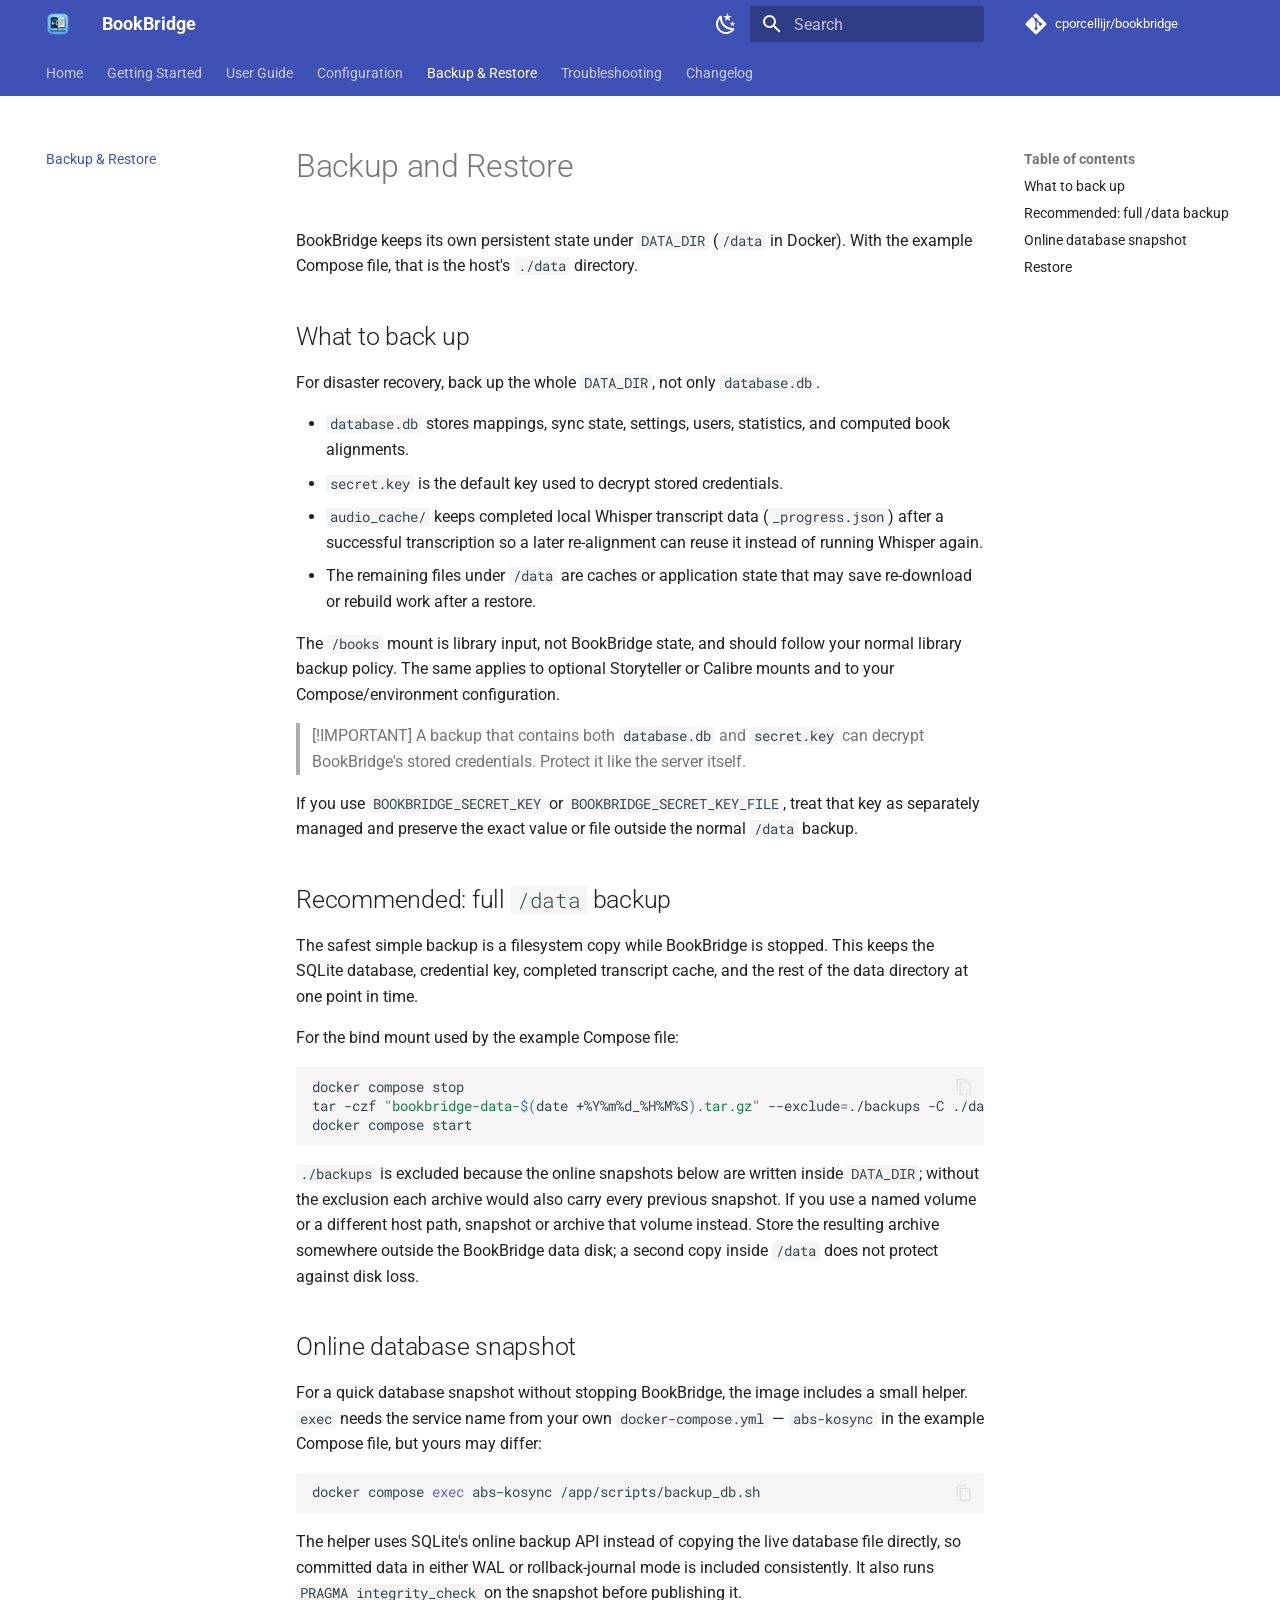
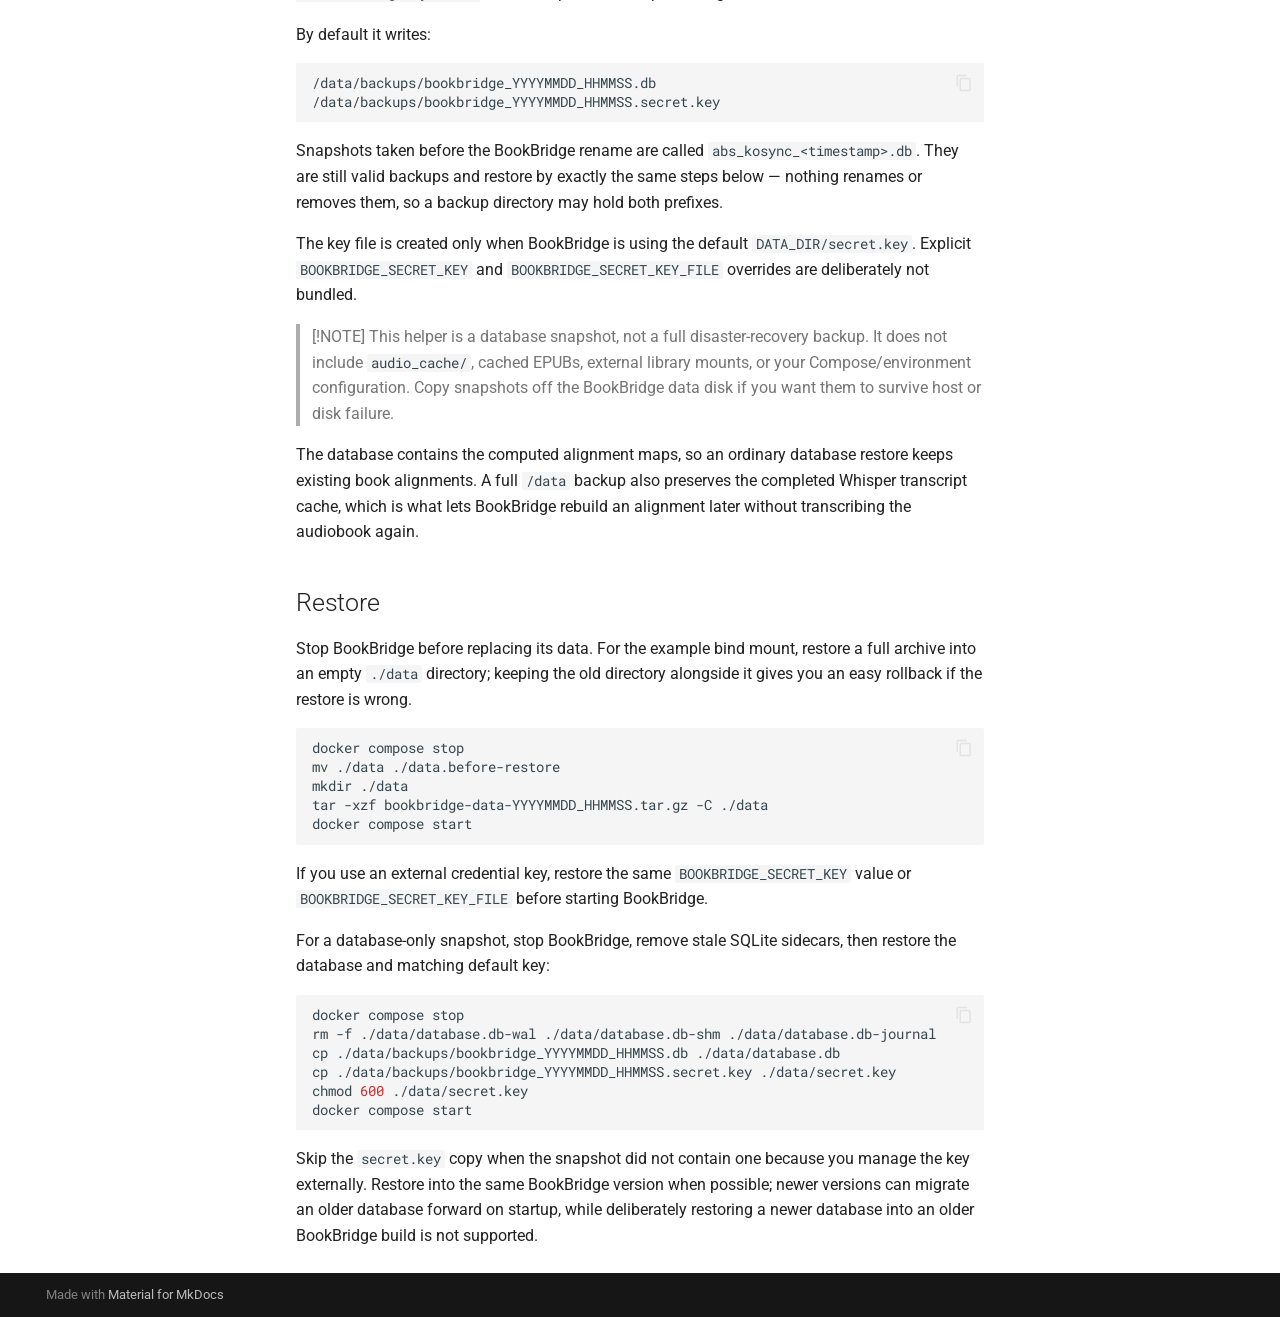
<file: backup-restore/index.html>
<!doctype html>
<html lang="en" class="no-js">
  <head>
    
      <meta charset="utf-8">
      <meta name="viewport" content="width=device-width,initial-scale=1">
      
        <meta name="description" content="The ultimate bridge for cross-platform reading and listening synchronization.">
      
      
        <meta name="author" content="cporcellijr">
      
      
        <link rel="canonical" href="https://cporcellijr.github.io/bookbridge/backup-restore/">
      
      
        <link rel="prev" href="../configuration/">
      
      
        <link rel="next" href="../troubleshooting/">
      
      
        
      
      
      <link rel="icon" href="../assets/icon.png">
      <meta name="generator" content="mkdocs-1.6.1, mkdocs-material-9.7.7">
    
    
      
        <title>Backup & Restore - BookBridge</title>
      
    
    
      <link rel="stylesheet" href="../assets/stylesheets/main.ec1eaa64.min.css">
      
        
        <link rel="stylesheet" href="../assets/stylesheets/palette.ab4e12ef.min.css">
      
      


    
    
      
    
    
      
        
        
        <link rel="preconnect" href="https://fonts.gstatic.com" crossorigin>
        <link rel="stylesheet" href="https://fonts.googleapis.com/css?family=Roboto:300,300i,400,400i,700,700i%7CRoboto+Mono:400,400i,700,700i&display=fallback">
        <style>:root{--md-text-font:"Roboto";--md-code-font:"Roboto Mono"}</style>
      
    
    
    <script>__md_scope=new URL("..",location),__md_hash=e=>[...e].reduce(((e,_)=>(e<<5)-e+_.charCodeAt(0)),0),__md_get=(e,_=localStorage,t=__md_scope)=>JSON.parse(_.getItem(t.pathname+"."+e)),__md_set=(e,_,t=localStorage,a=__md_scope)=>{try{t.setItem(a.pathname+"."+e,JSON.stringify(_))}catch(e){}}</script>
    
      

    
    
  </head>
  
  
    
    
      
    
    
    
    
    <body dir="ltr" data-md-color-scheme="default" data-md-color-primary="indigo" data-md-color-accent="indigo">
  
    
    <input class="md-toggle" data-md-toggle="drawer" type="checkbox" id="__drawer" autocomplete="off">
    <input class="md-toggle" data-md-toggle="search" type="checkbox" id="__search" autocomplete="off">
    <label class="md-overlay" for="__drawer"></label>
    <div data-md-component="skip">
      
        
        <a href="#backup-and-restore" class="md-skip">
          Skip to content
        </a>
      
    </div>
    <div data-md-component="announce">
      
    </div>
    
    
      

<header class="md-header" data-md-component="header">
  <nav class="md-header__inner md-grid" aria-label="Header">
    <a href=".." title="BookBridge" class="md-header__button md-logo" aria-label="BookBridge" data-md-component="logo">
      
  <img src="../assets/icon.png" alt="logo">

    </a>
    <label class="md-header__button md-icon" for="__drawer">
      
      <svg xmlns="http://www.w3.org/2000/svg" viewBox="0 0 24 24"><path d="M3 6h18v2H3zm0 5h18v2H3zm0 5h18v2H3z"/></svg>
    </label>
    <div class="md-header__title" data-md-component="header-title">
      <div class="md-header__ellipsis">
        <div class="md-header__topic">
          <span class="md-ellipsis">
            BookBridge
          </span>
        </div>
        <div class="md-header__topic" data-md-component="header-topic">
          <span class="md-ellipsis">
            
              Backup & Restore
            
          </span>
        </div>
      </div>
    </div>
    
      
        <form class="md-header__option" data-md-component="palette">
  
    
    
    
    <input class="md-option" data-md-color-media="(prefers-color-scheme: light)" data-md-color-scheme="default" data-md-color-primary="indigo" data-md-color-accent="indigo"  aria-label="Switch to dark mode"  type="radio" name="__palette" id="__palette_0">
    
      <label class="md-header__button md-icon" title="Switch to dark mode" for="__palette_1" hidden>
        <svg xmlns="http://www.w3.org/2000/svg" viewBox="0 0 24 24"><path d="m17.75 4.09-2.53 1.94.91 3.06-2.63-1.81-2.63 1.81.91-3.06-2.53-1.94L12.44 4l1.06-3 1.06 3zm3.5 6.91-1.64 1.25.59 1.98-1.7-1.17-1.7 1.17.59-1.98L15.75 11l2.06-.05L18.5 9l.69 1.95zm-2.28 4.95c.83-.08 1.72 1.1 1.19 1.85-.32.45-.66.87-1.08 1.27C15.17 23 8.84 23 4.94 19.07c-3.91-3.9-3.91-10.24 0-14.14.4-.4.82-.76 1.27-1.08.75-.53 1.93.36 1.85 1.19-.27 2.86.69 5.83 2.89 8.02a9.96 9.96 0 0 0 8.02 2.89m-1.64 2.02a12.08 12.08 0 0 1-7.8-3.47c-2.17-2.19-3.33-5-3.49-7.82-2.81 3.14-2.7 7.96.31 10.98 3.02 3.01 7.84 3.12 10.98.31"/></svg>
      </label>
    
  
    
    
    
    <input class="md-option" data-md-color-media="(prefers-color-scheme: dark)" data-md-color-scheme="slate" data-md-color-primary="indigo" data-md-color-accent="indigo"  aria-label="Switch to light mode"  type="radio" name="__palette" id="__palette_1">
    
      <label class="md-header__button md-icon" title="Switch to light mode" for="__palette_0" hidden>
        <svg xmlns="http://www.w3.org/2000/svg" viewBox="0 0 24 24"><path d="M12 7a5 5 0 0 1 5 5 5 5 0 0 1-5 5 5 5 0 0 1-5-5 5 5 0 0 1 5-5m0 2a3 3 0 0 0-3 3 3 3 0 0 0 3 3 3 3 0 0 0 3-3 3 3 0 0 0-3-3m0-7 2.39 3.42C13.65 5.15 12.84 5 12 5s-1.65.15-2.39.42zM3.34 7l4.16-.35A7.2 7.2 0 0 0 5.94 8.5c-.44.74-.69 1.5-.83 2.29zm.02 10 1.76-3.77a7.131 7.131 0 0 0 2.38 4.14zM20.65 7l-1.77 3.79a7.02 7.02 0 0 0-2.38-4.15zm-.01 10-4.14.36c.59-.51 1.12-1.14 1.54-1.86.42-.73.69-1.5.83-2.29zM12 22l-2.41-3.44c.74.27 1.55.44 2.41.44.82 0 1.63-.17 2.37-.44z"/></svg>
      </label>
    
  
</form>
      
    
    
      <script>var palette=__md_get("__palette");if(palette&&palette.color){if("(prefers-color-scheme)"===palette.color.media){var media=matchMedia("(prefers-color-scheme: light)"),input=document.querySelector(media.matches?"[data-md-color-media='(prefers-color-scheme: light)']":"[data-md-color-media='(prefers-color-scheme: dark)']");palette.color.media=input.getAttribute("data-md-color-media"),palette.color.scheme=input.getAttribute("data-md-color-scheme"),palette.color.primary=input.getAttribute("data-md-color-primary"),palette.color.accent=input.getAttribute("data-md-color-accent")}for(var[key,value]of Object.entries(palette.color))document.body.setAttribute("data-md-color-"+key,value)}</script>
    
    
    
      
      
        <label class="md-header__button md-icon" for="__search">
          
          <svg xmlns="http://www.w3.org/2000/svg" viewBox="0 0 24 24"><path d="M9.5 3A6.5 6.5 0 0 1 16 9.5c0 1.61-.59 3.09-1.56 4.23l.27.27h.79l5 5-1.5 1.5-5-5v-.79l-.27-.27A6.52 6.52 0 0 1 9.5 16 6.5 6.5 0 0 1 3 9.5 6.5 6.5 0 0 1 9.5 3m0 2C7 5 5 7 5 9.5S7 14 9.5 14 14 12 14 9.5 12 5 9.5 5"/></svg>
        </label>
        <div class="md-search" data-md-component="search" role="dialog">
  <label class="md-search__overlay" for="__search"></label>
  <div class="md-search__inner" role="search">
    <form class="md-search__form" name="search">
      <input type="text" class="md-search__input" name="query" aria-label="Search" placeholder="Search" autocapitalize="off" autocorrect="off" autocomplete="off" spellcheck="false" data-md-component="search-query" required>
      <label class="md-search__icon md-icon" for="__search">
        
        <svg xmlns="http://www.w3.org/2000/svg" viewBox="0 0 24 24"><path d="M9.5 3A6.5 6.5 0 0 1 16 9.5c0 1.61-.59 3.09-1.56 4.23l.27.27h.79l5 5-1.5 1.5-5-5v-.79l-.27-.27A6.52 6.52 0 0 1 9.5 16 6.5 6.5 0 0 1 3 9.5 6.5 6.5 0 0 1 9.5 3m0 2C7 5 5 7 5 9.5S7 14 9.5 14 14 12 14 9.5 12 5 9.5 5"/></svg>
        
        <svg xmlns="http://www.w3.org/2000/svg" viewBox="0 0 24 24"><path d="M20 11v2H8l5.5 5.5-1.42 1.42L4.16 12l7.92-7.92L13.5 5.5 8 11z"/></svg>
      </label>
      <nav class="md-search__options" aria-label="Search">
        
        <button type="reset" class="md-search__icon md-icon" title="Clear" aria-label="Clear" tabindex="-1">
          
          <svg xmlns="http://www.w3.org/2000/svg" viewBox="0 0 24 24"><path d="M19 6.41 17.59 5 12 10.59 6.41 5 5 6.41 10.59 12 5 17.59 6.41 19 12 13.41 17.59 19 19 17.59 13.41 12z"/></svg>
        </button>
      </nav>
      
        <div class="md-search__suggest" data-md-component="search-suggest"></div>
      
    </form>
    <div class="md-search__output">
      <div class="md-search__scrollwrap" tabindex="0" data-md-scrollfix>
        <div class="md-search-result" data-md-component="search-result">
          <div class="md-search-result__meta">
            Initializing search
          </div>
          <ol class="md-search-result__list" role="presentation"></ol>
        </div>
      </div>
    </div>
  </div>
</div>
      
    
    
      <div class="md-header__source">
        <a href="https://github.com/cporcellijr/bookbridge" title="Go to repository" class="md-source" data-md-component="source">
  <div class="md-source__icon md-icon">
    
    <svg xmlns="http://www.w3.org/2000/svg" viewBox="0 0 448 512"><!--! Font Awesome Free 7.1.0 by @fontawesome - https://fontawesome.com License - https://fontawesome.com/license/free (Icons: CC BY 4.0, Fonts: SIL OFL 1.1, Code: MIT License) Copyright 2025 Fonticons, Inc.--><path d="M439.6 236.1 244 40.5c-5.4-5.5-12.8-8.5-20.4-8.5s-15 3-20.4 8.4L162.5 81l51.5 51.5c27.1-9.1 52.7 16.8 43.4 43.7l49.7 49.7c34.2-11.8 61.2 31 35.5 56.7-26.5 26.5-70.2-2.9-56-37.3L240.3 199v121.9c25.3 12.5 22.3 41.8 9.1 55-6.4 6.4-15.2 10.1-24.3 10.1s-17.8-3.6-24.3-10.1c-17.6-17.6-11.1-46.9 11.2-56v-123c-20.8-8.5-24.6-30.7-18.6-45L142.6 101 8.5 235.1C3 240.6 0 247.9 0 255.5s3 15 8.5 20.4l195.6 195.7c5.4 5.4 12.7 8.4 20.4 8.4s15-3 20.4-8.4l194.7-194.7c5.4-5.4 8.4-12.8 8.4-20.4s-3-15-8.4-20.4"/></svg>
  </div>
  <div class="md-source__repository">
    cporcellijr/bookbridge
  </div>
</a>
      </div>
    
  </nav>
  
</header>
    
    <div class="md-container" data-md-component="container">
      
      
        
          
            
<nav class="md-tabs" aria-label="Tabs" data-md-component="tabs">
  <div class="md-grid">
    <ul class="md-tabs__list">
      
        
  
  
  
  
    <li class="md-tabs__item">
      <a href=".." class="md-tabs__link">
        
  
  
    
  
  Home

      </a>
    </li>
  

      
        
  
  
  
  
    <li class="md-tabs__item">
      <a href="../getting-started/" class="md-tabs__link">
        
  
  
    
  
  Getting Started

      </a>
    </li>
  

      
        
  
  
  
  
    <li class="md-tabs__item">
      <a href="../user-guide/" class="md-tabs__link">
        
  
  
    
  
  User Guide

      </a>
    </li>
  

      
        
  
  
  
  
    <li class="md-tabs__item">
      <a href="../configuration/" class="md-tabs__link">
        
  
  
    
  
  Configuration

      </a>
    </li>
  

      
        
  
  
  
    
  
  
    <li class="md-tabs__item md-tabs__item--active">
      <a href="./" class="md-tabs__link">
        
  
  
    
  
  Backup & Restore

      </a>
    </li>
  

      
        
  
  
  
  
    <li class="md-tabs__item">
      <a href="../troubleshooting/" class="md-tabs__link">
        
  
  
    
  
  Troubleshooting

      </a>
    </li>
  

      
        
  
  
  
  
    <li class="md-tabs__item">
      <a href="../changelog/" class="md-tabs__link">
        
  
  
    
  
  Changelog

      </a>
    </li>
  

      
    </ul>
  </div>
</nav>
          
        
      
      <main class="md-main" data-md-component="main">
        <div class="md-main__inner md-grid">
          
            
              
              <div class="md-sidebar md-sidebar--primary" data-md-component="sidebar" data-md-type="navigation" >
                <div class="md-sidebar__scrollwrap">
                  <div class="md-sidebar__inner">
                    


  


<nav class="md-nav md-nav--primary md-nav--lifted" aria-label="Navigation" data-md-level="0">
  <label class="md-nav__title" for="__drawer">
    <a href=".." title="BookBridge" class="md-nav__button md-logo" aria-label="BookBridge" data-md-component="logo">
      
  <img src="../assets/icon.png" alt="logo">

    </a>
    BookBridge
  </label>
  
    <div class="md-nav__source">
      <a href="https://github.com/cporcellijr/bookbridge" title="Go to repository" class="md-source" data-md-component="source">
  <div class="md-source__icon md-icon">
    
    <svg xmlns="http://www.w3.org/2000/svg" viewBox="0 0 448 512"><!--! Font Awesome Free 7.1.0 by @fontawesome - https://fontawesome.com License - https://fontawesome.com/license/free (Icons: CC BY 4.0, Fonts: SIL OFL 1.1, Code: MIT License) Copyright 2025 Fonticons, Inc.--><path d="M439.6 236.1 244 40.5c-5.4-5.5-12.8-8.5-20.4-8.5s-15 3-20.4 8.4L162.5 81l51.5 51.5c27.1-9.1 52.7 16.8 43.4 43.7l49.7 49.7c34.2-11.8 61.2 31 35.5 56.7-26.5 26.5-70.2-2.9-56-37.3L240.3 199v121.9c25.3 12.5 22.3 41.8 9.1 55-6.4 6.4-15.2 10.1-24.3 10.1s-17.8-3.6-24.3-10.1c-17.6-17.6-11.1-46.9 11.2-56v-123c-20.8-8.5-24.6-30.7-18.6-45L142.6 101 8.5 235.1C3 240.6 0 247.9 0 255.5s3 15 8.5 20.4l195.6 195.7c5.4 5.4 12.7 8.4 20.4 8.4s15-3 20.4-8.4l194.7-194.7c5.4-5.4 8.4-12.8 8.4-20.4s-3-15-8.4-20.4"/></svg>
  </div>
  <div class="md-source__repository">
    cporcellijr/bookbridge
  </div>
</a>
    </div>
  
  <ul class="md-nav__list" data-md-scrollfix>
    
      
      
  
  
  
  
    <li class="md-nav__item">
      <a href=".." class="md-nav__link">
        
  
  
  <span class="md-ellipsis">
    
  
    Home
  

    
  </span>
  
  

      </a>
    </li>
  

    
      
      
  
  
  
  
    <li class="md-nav__item">
      <a href="../getting-started/" class="md-nav__link">
        
  
  
  <span class="md-ellipsis">
    
  
    Getting Started
  

    
  </span>
  
  

      </a>
    </li>
  

    
      
      
  
  
  
  
    <li class="md-nav__item">
      <a href="../user-guide/" class="md-nav__link">
        
  
  
  <span class="md-ellipsis">
    
  
    User Guide
  

    
  </span>
  
  

      </a>
    </li>
  

    
      
      
  
  
  
  
    <li class="md-nav__item">
      <a href="../configuration/" class="md-nav__link">
        
  
  
  <span class="md-ellipsis">
    
  
    Configuration
  

    
  </span>
  
  

      </a>
    </li>
  

    
      
      
  
  
    
  
  
  
    <li class="md-nav__item md-nav__item--active">
      
      <input class="md-nav__toggle md-toggle" type="checkbox" id="__toc">
      
      
        
      
      
        <label class="md-nav__link md-nav__link--active" for="__toc">
          
  
  
  <span class="md-ellipsis">
    
  
    Backup & Restore
  

    
  </span>
  
  

          <span class="md-nav__icon md-icon"></span>
        </label>
      
      <a href="./" class="md-nav__link md-nav__link--active">
        
  
  
  <span class="md-ellipsis">
    
  
    Backup & Restore
  

    
  </span>
  
  

      </a>
      
        

<nav class="md-nav md-nav--secondary" aria-label="Table of contents">
  
  
  
    
  
  
    <label class="md-nav__title" for="__toc">
      <span class="md-nav__icon md-icon"></span>
      Table of contents
    </label>
    <ul class="md-nav__list" data-md-component="toc" data-md-scrollfix>
      
        <li class="md-nav__item">
  <a href="#what-to-back-up" class="md-nav__link">
    <span class="md-ellipsis">
      
        What to back up
      
    </span>
  </a>
  
</li>
      
        <li class="md-nav__item">
  <a href="#recommended-full-data-backup" class="md-nav__link">
    <span class="md-ellipsis">
      
        Recommended: full /data backup
      
    </span>
  </a>
  
</li>
      
        <li class="md-nav__item">
  <a href="#online-database-snapshot" class="md-nav__link">
    <span class="md-ellipsis">
      
        Online database snapshot
      
    </span>
  </a>
  
</li>
      
        <li class="md-nav__item">
  <a href="#restore" class="md-nav__link">
    <span class="md-ellipsis">
      
        Restore
      
    </span>
  </a>
  
</li>
      
    </ul>
  
</nav>
      
    </li>
  

    
      
      
  
  
  
  
    <li class="md-nav__item">
      <a href="../troubleshooting/" class="md-nav__link">
        
  
  
  <span class="md-ellipsis">
    
  
    Troubleshooting
  

    
  </span>
  
  

      </a>
    </li>
  

    
      
      
  
  
  
  
    <li class="md-nav__item">
      <a href="../changelog/" class="md-nav__link">
        
  
  
  <span class="md-ellipsis">
    
  
    Changelog
  

    
  </span>
  
  

      </a>
    </li>
  

    
  </ul>
</nav>
                  </div>
                </div>
              </div>
            
            
              
              <div class="md-sidebar md-sidebar--secondary" data-md-component="sidebar" data-md-type="toc" >
                <div class="md-sidebar__scrollwrap">
                  <div class="md-sidebar__inner">
                    

<nav class="md-nav md-nav--secondary" aria-label="Table of contents">
  
  
  
    
  
  
    <label class="md-nav__title" for="__toc">
      <span class="md-nav__icon md-icon"></span>
      Table of contents
    </label>
    <ul class="md-nav__list" data-md-component="toc" data-md-scrollfix>
      
        <li class="md-nav__item">
  <a href="#what-to-back-up" class="md-nav__link">
    <span class="md-ellipsis">
      
        What to back up
      
    </span>
  </a>
  
</li>
      
        <li class="md-nav__item">
  <a href="#recommended-full-data-backup" class="md-nav__link">
    <span class="md-ellipsis">
      
        Recommended: full /data backup
      
    </span>
  </a>
  
</li>
      
        <li class="md-nav__item">
  <a href="#online-database-snapshot" class="md-nav__link">
    <span class="md-ellipsis">
      
        Online database snapshot
      
    </span>
  </a>
  
</li>
      
        <li class="md-nav__item">
  <a href="#restore" class="md-nav__link">
    <span class="md-ellipsis">
      
        Restore
      
    </span>
  </a>
  
</li>
      
    </ul>
  
</nav>
                  </div>
                </div>
              </div>
            
          
          
            <div class="md-content" data-md-component="content">
              
              <article class="md-content__inner md-typeset">
                
                  


  
  


<h1 id="backup-and-restore">Backup and Restore</h1>
<p>BookBridge keeps its own persistent state under <code>DATA_DIR</code> (<code>/data</code> in Docker). With the example Compose file, that is the host's <code>./data</code> directory.</p>
<h2 id="what-to-back-up">What to back up</h2>
<p>For disaster recovery, back up the whole <code>DATA_DIR</code>, not only <code>database.db</code>.</p>
<ul>
<li><code>database.db</code> stores mappings, sync state, settings, users, statistics, and computed book alignments.</li>
<li><code>secret.key</code> is the default key used to decrypt stored credentials.</li>
<li><code>audio_cache/</code> keeps completed local Whisper transcript data (<code>_progress.json</code>) after a successful transcription so a later re-alignment can reuse it instead of running Whisper again.</li>
<li>The remaining files under <code>/data</code> are caches or application state that may save re-download or rebuild work after a restore.</li>
</ul>
<p>The <code>/books</code> mount is library input, not BookBridge state, and should follow your normal library backup policy. The same applies to optional Storyteller or Calibre mounts and to your Compose/environment configuration.</p>
<blockquote>
<p>[!IMPORTANT]
A backup that contains both <code>database.db</code> and <code>secret.key</code> can decrypt BookBridge's stored credentials. Protect it like the server itself.</p>
</blockquote>
<p>If you use <code>BOOKBRIDGE_SECRET_KEY</code> or <code>BOOKBRIDGE_SECRET_KEY_FILE</code>, treat that key as separately managed and preserve the exact value or file outside the normal <code>/data</code> backup.</p>
<h2 id="recommended-full-data-backup">Recommended: full <code>/data</code> backup</h2>
<p>The safest simple backup is a filesystem copy while BookBridge is stopped. This keeps the SQLite database, credential key, completed transcript cache, and the rest of the data directory at one point in time.</p>
<p>For the bind mount used by the example Compose file:</p>
<div class="highlight"><pre><span></span><code>docker<span class="w"> </span>compose<span class="w"> </span>stop
tar<span class="w"> </span>-czf<span class="w"> </span><span class="s2">"bookbridge-data-</span><span class="k">$(</span>date<span class="w"> </span>+%Y%m%d_%H%M%S<span class="k">)</span><span class="s2">.tar.gz"</span><span class="w"> </span>--exclude<span class="o">=</span>./backups<span class="w"> </span>-C<span class="w"> </span>./data<span class="w"> </span>.
docker<span class="w"> </span>compose<span class="w"> </span>start
</code></pre></div>
<p><code>./backups</code> is excluded because the online snapshots below are written inside <code>DATA_DIR</code>; without the exclusion each archive would also carry every previous snapshot. If you use a named volume or a different host path, snapshot or archive that volume instead. Store the resulting archive somewhere outside the BookBridge data disk; a second copy inside <code>/data</code> does not protect against disk loss.</p>
<h2 id="online-database-snapshot">Online database snapshot</h2>
<p>For a quick database snapshot without stopping BookBridge, the image includes a small helper. <code>exec</code> needs the service name from your own <code>docker-compose.yml</code> — <code>abs-kosync</code> in the example Compose file, but yours may differ:</p>
<div class="highlight"><pre><span></span><code>docker<span class="w"> </span>compose<span class="w"> </span><span class="nb">exec</span><span class="w"> </span>abs-kosync<span class="w"> </span>/app/scripts/backup_db.sh
</code></pre></div>
<p>The helper uses SQLite's online backup API instead of copying the live database file directly, so committed data in either WAL or rollback-journal mode is included consistently. It also runs <code>PRAGMA integrity_check</code> on the snapshot before publishing it.</p>
<p>By default it writes:</p>
<div class="highlight"><pre><span></span><code>/data/backups/bookbridge_YYYYMMDD_HHMMSS.db
/data/backups/bookbridge_YYYYMMDD_HHMMSS.secret.key
</code></pre></div>
<p>Snapshots taken before the BookBridge rename are called <code>abs_kosync_&lt;timestamp&gt;.db</code>. They are still valid backups and restore by exactly the same steps below — nothing renames or removes them, so a backup directory may hold both prefixes.</p>
<p>The key file is created only when BookBridge is using the default <code>DATA_DIR/secret.key</code>. Explicit <code>BOOKBRIDGE_SECRET_KEY</code> and <code>BOOKBRIDGE_SECRET_KEY_FILE</code> overrides are deliberately not bundled.</p>
<blockquote>
<p>[!NOTE]
This helper is a database snapshot, not a full disaster-recovery backup. It does not include <code>audio_cache/</code>, cached EPUBs, external library mounts, or your Compose/environment configuration. Copy snapshots off the BookBridge data disk if you want them to survive host or disk failure.</p>
</blockquote>
<p>The database contains the computed alignment maps, so an ordinary database restore keeps existing book alignments. A full <code>/data</code> backup also preserves the completed Whisper transcript cache, which is what lets BookBridge rebuild an alignment later without transcribing the audiobook again.</p>
<h2 id="restore">Restore</h2>
<p>Stop BookBridge before replacing its data. For the example bind mount, restore a full archive into an empty <code>./data</code> directory; keeping the old directory alongside it gives you an easy rollback if the restore is wrong.</p>
<div class="highlight"><pre><span></span><code>docker<span class="w"> </span>compose<span class="w"> </span>stop
mv<span class="w"> </span>./data<span class="w"> </span>./data.before-restore
mkdir<span class="w"> </span>./data
tar<span class="w"> </span>-xzf<span class="w"> </span>bookbridge-data-YYYYMMDD_HHMMSS.tar.gz<span class="w"> </span>-C<span class="w"> </span>./data
docker<span class="w"> </span>compose<span class="w"> </span>start
</code></pre></div>
<p>If you use an external credential key, restore the same <code>BOOKBRIDGE_SECRET_KEY</code> value or <code>BOOKBRIDGE_SECRET_KEY_FILE</code> before starting BookBridge.</p>
<p>For a database-only snapshot, stop BookBridge, remove stale SQLite sidecars, then restore the database and matching default key:</p>
<div class="highlight"><pre><span></span><code>docker<span class="w"> </span>compose<span class="w"> </span>stop
rm<span class="w"> </span>-f<span class="w"> </span>./data/database.db-wal<span class="w"> </span>./data/database.db-shm<span class="w"> </span>./data/database.db-journal
cp<span class="w"> </span>./data/backups/bookbridge_YYYYMMDD_HHMMSS.db<span class="w"> </span>./data/database.db
cp<span class="w"> </span>./data/backups/bookbridge_YYYYMMDD_HHMMSS.secret.key<span class="w"> </span>./data/secret.key
chmod<span class="w"> </span><span class="m">600</span><span class="w"> </span>./data/secret.key
docker<span class="w"> </span>compose<span class="w"> </span>start
</code></pre></div>
<p>Skip the <code>secret.key</code> copy when the snapshot did not contain one because you manage the key externally. Restore into the same BookBridge version when possible; newer versions can migrate an older database forward on startup, while deliberately restoring a newer database into an older BookBridge build is not supported.</p>












                
              </article>
            </div>
          
          
<script>var target=document.getElementById(location.hash.slice(1));target&&target.name&&(target.checked=target.name.startsWith("__tabbed_"))</script>
        </div>
        
          <button type="button" class="md-top md-icon" data-md-component="top" hidden>
  
  <svg xmlns="http://www.w3.org/2000/svg" viewBox="0 0 24 24"><path d="M13 20h-2V8l-5.5 5.5-1.42-1.42L12 4.16l7.92 7.92-1.42 1.42L13 8z"/></svg>
  Back to top
</button>
        
      </main>
      
        <footer class="md-footer">
  
  <div class="md-footer-meta md-typeset">
    <div class="md-footer-meta__inner md-grid">
      <div class="md-copyright">
  
  
    Made with
    <a href="https://squidfunk.github.io/mkdocs-material/" target="_blank" rel="noopener">
      Material for MkDocs
    </a>
  
</div>
      
    </div>
  </div>
</footer>
      
    </div>
    <div class="md-dialog" data-md-component="dialog">
      <div class="md-dialog__inner md-typeset"></div>
    </div>
    
    
    
      
      
      <script id="__config" type="application/json">{"annotate": null, "base": "..", "features": ["navigation.tabs", "navigation.sections", "navigation.top", "search.suggest", "search.highlight", "content.code.copy"], "search": "../assets/javascripts/workers/search.2c215733.min.js", "tags": null, "translations": {"clipboard.copied": "Copied to clipboard", "clipboard.copy": "Copy to clipboard", "search.result.more.one": "1 more on this page", "search.result.more.other": "# more on this page", "search.result.none": "No matching documents", "search.result.one": "1 matching document", "search.result.other": "# matching documents", "search.result.placeholder": "Type to start searching", "search.result.term.missing": "Missing", "select.version": "Select version"}, "version": null}</script>
    
    
      <script src="../assets/javascripts/bundle.d7400e89.min.js"></script>
      
    
  </body>
</html>
</file>
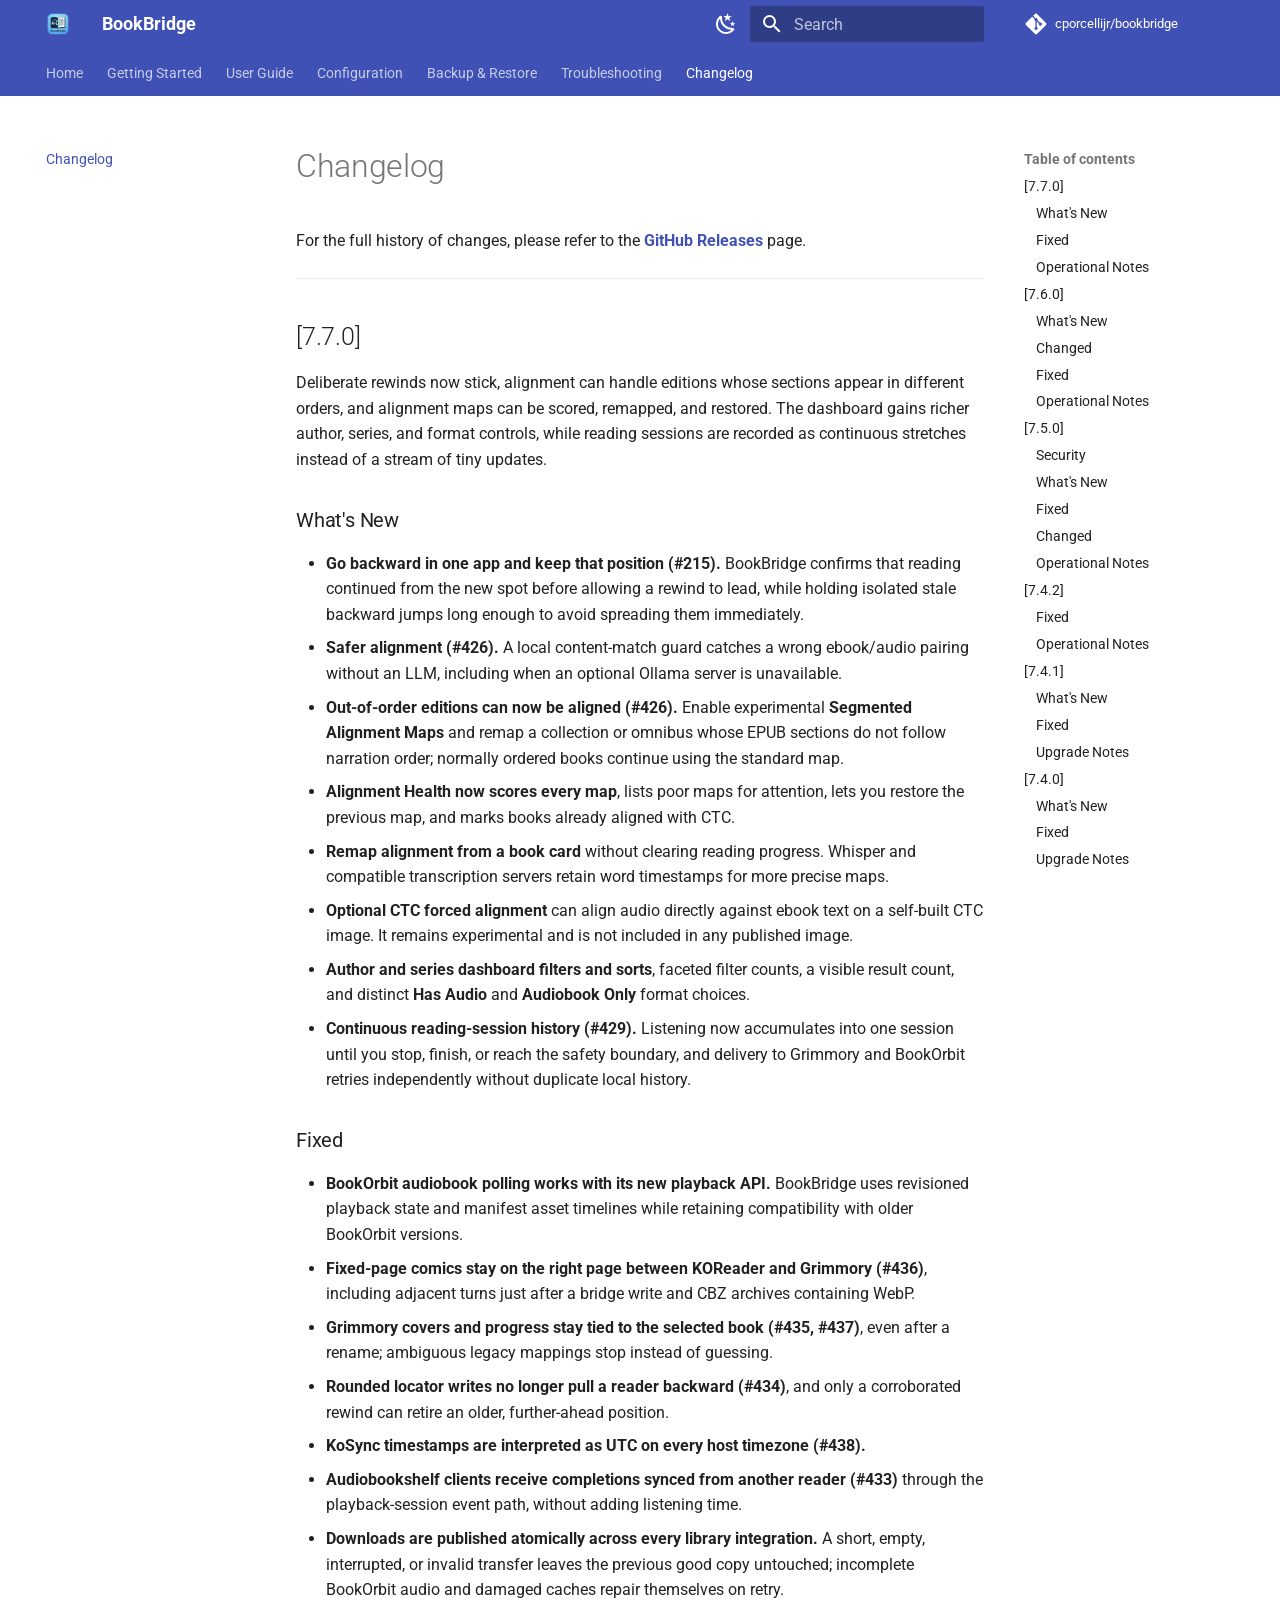
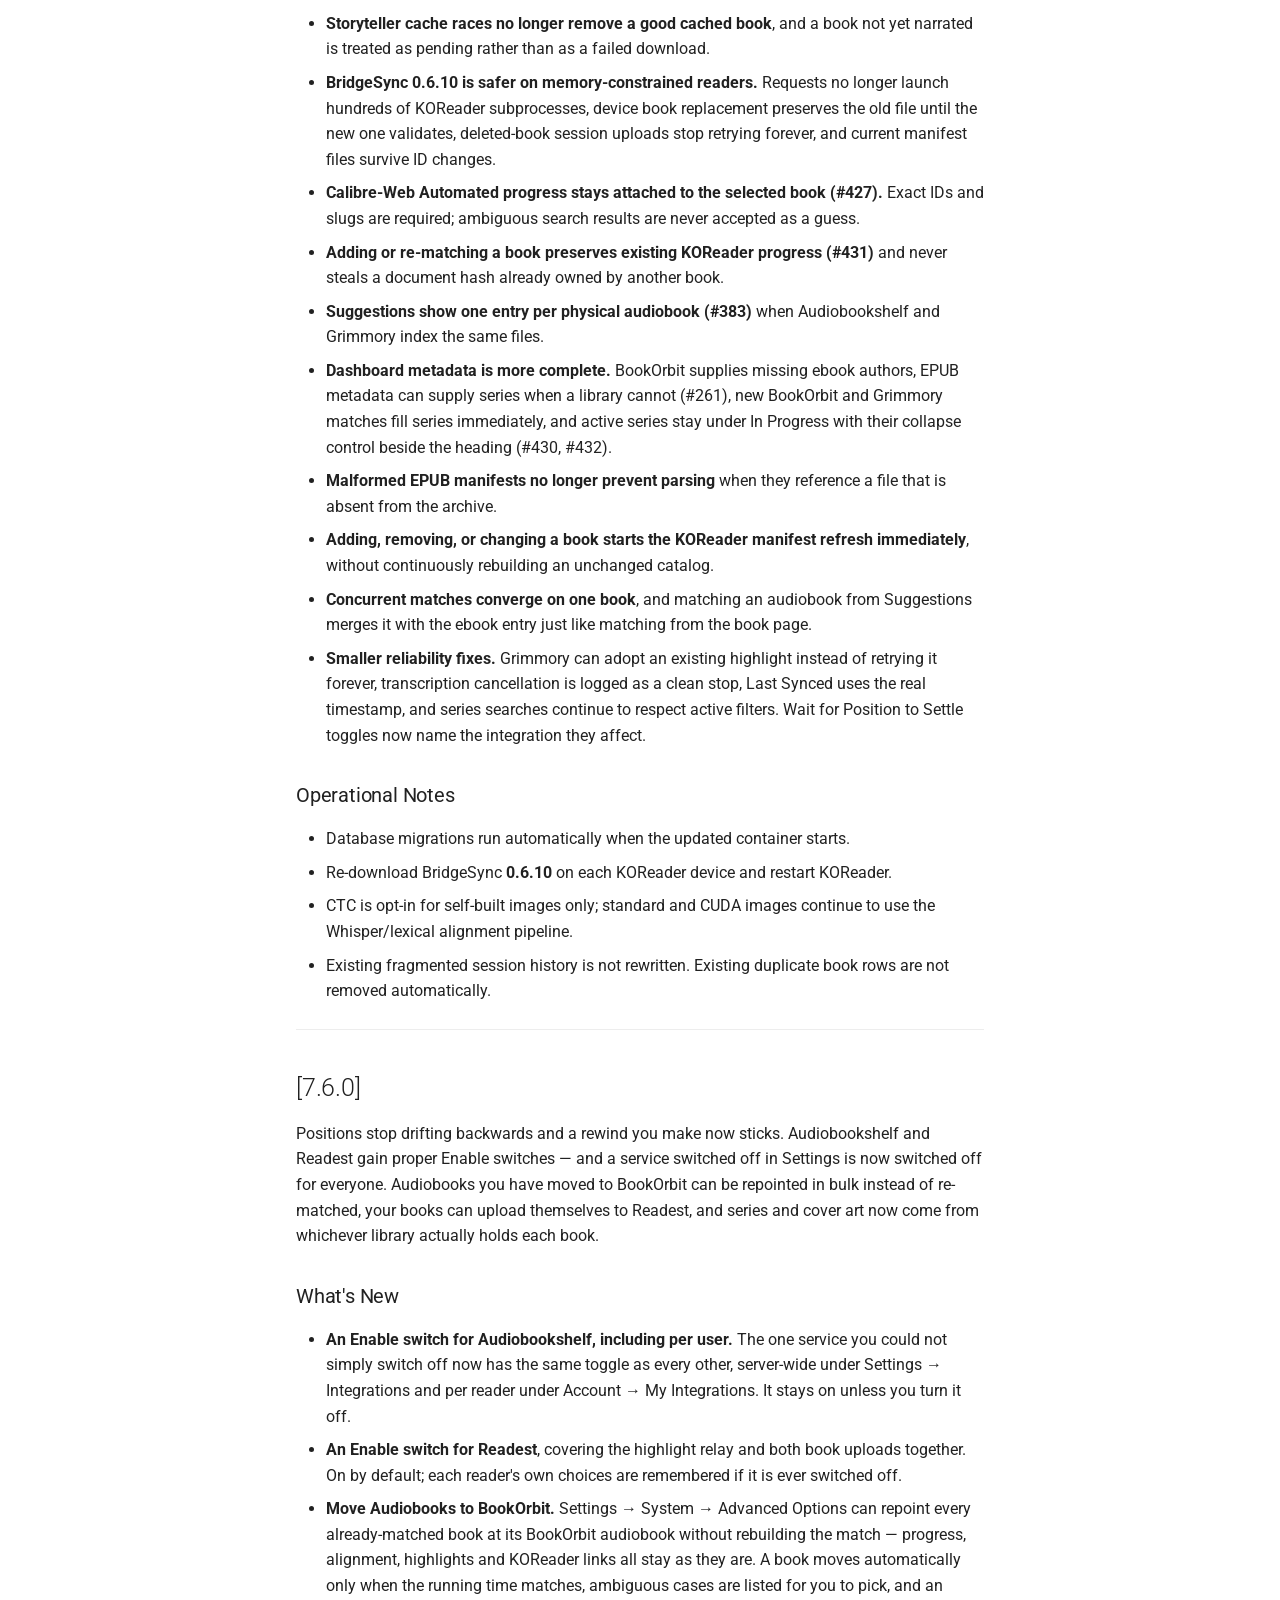
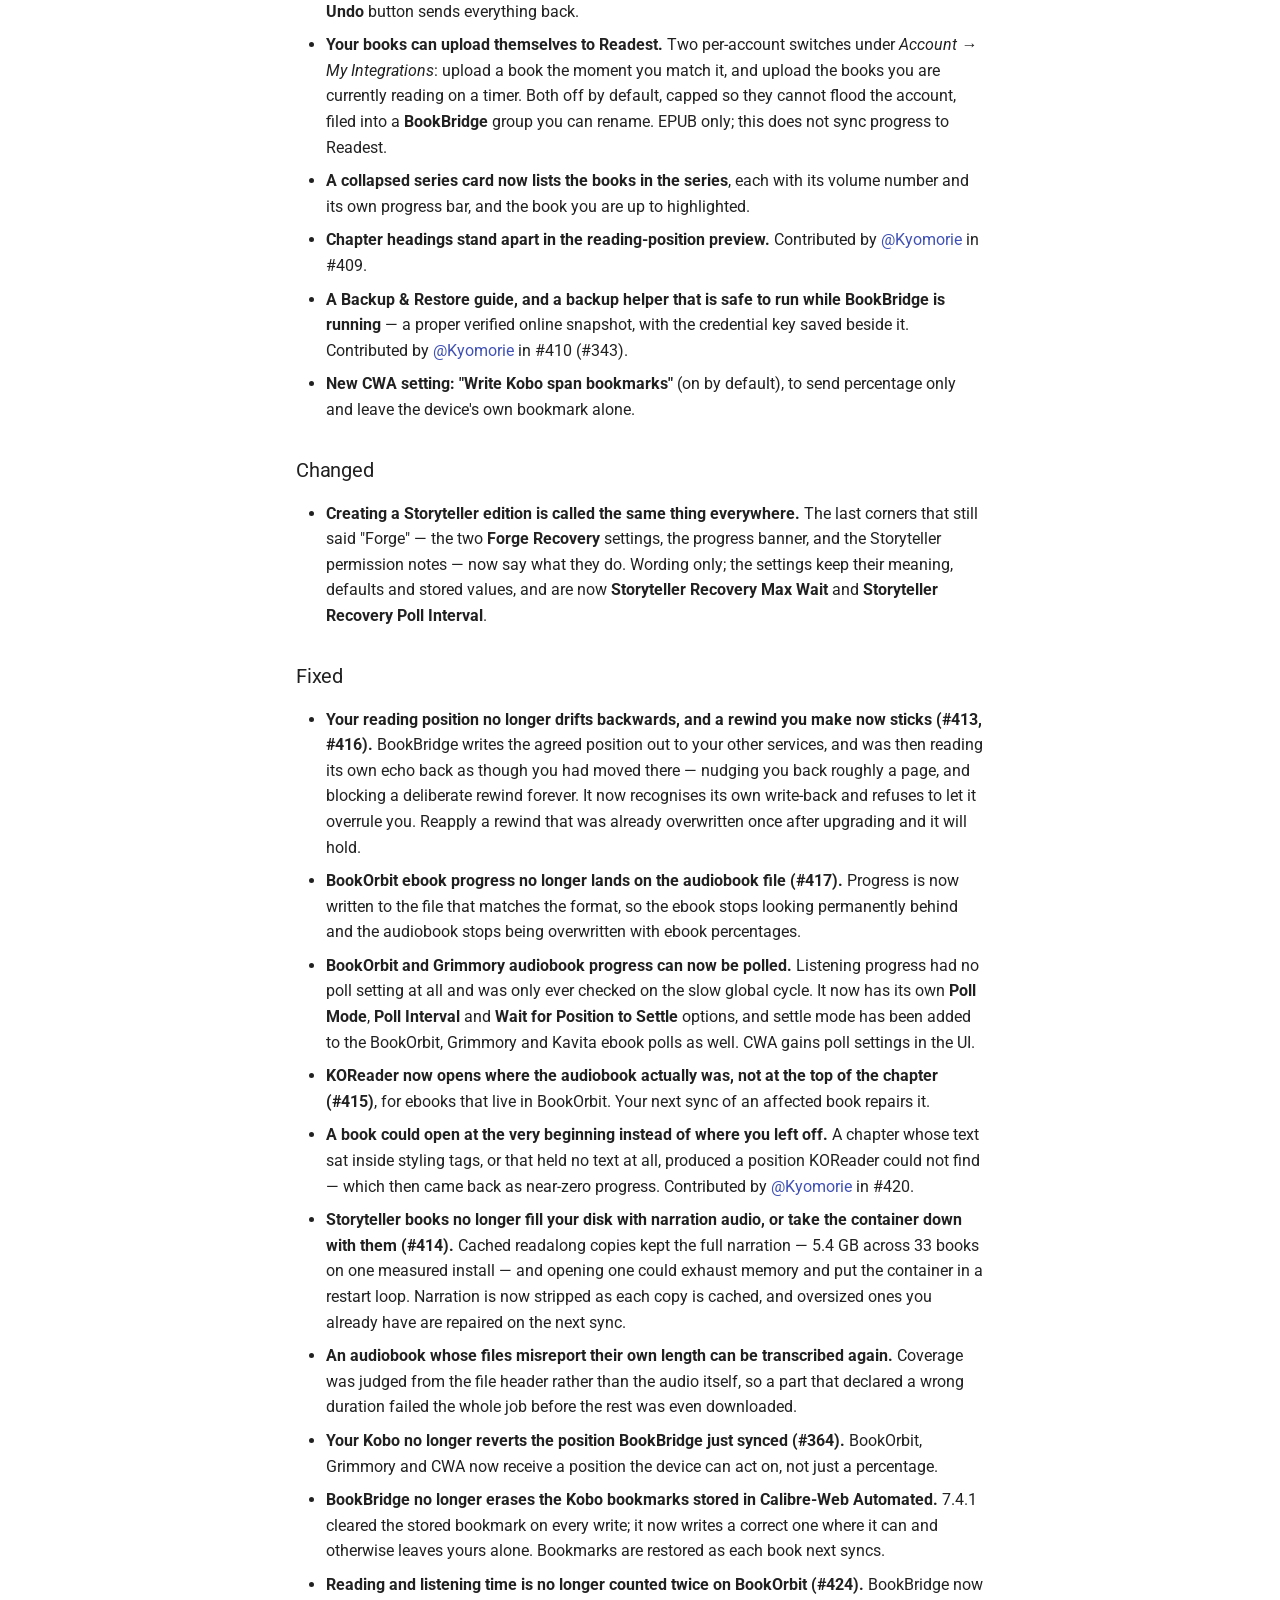
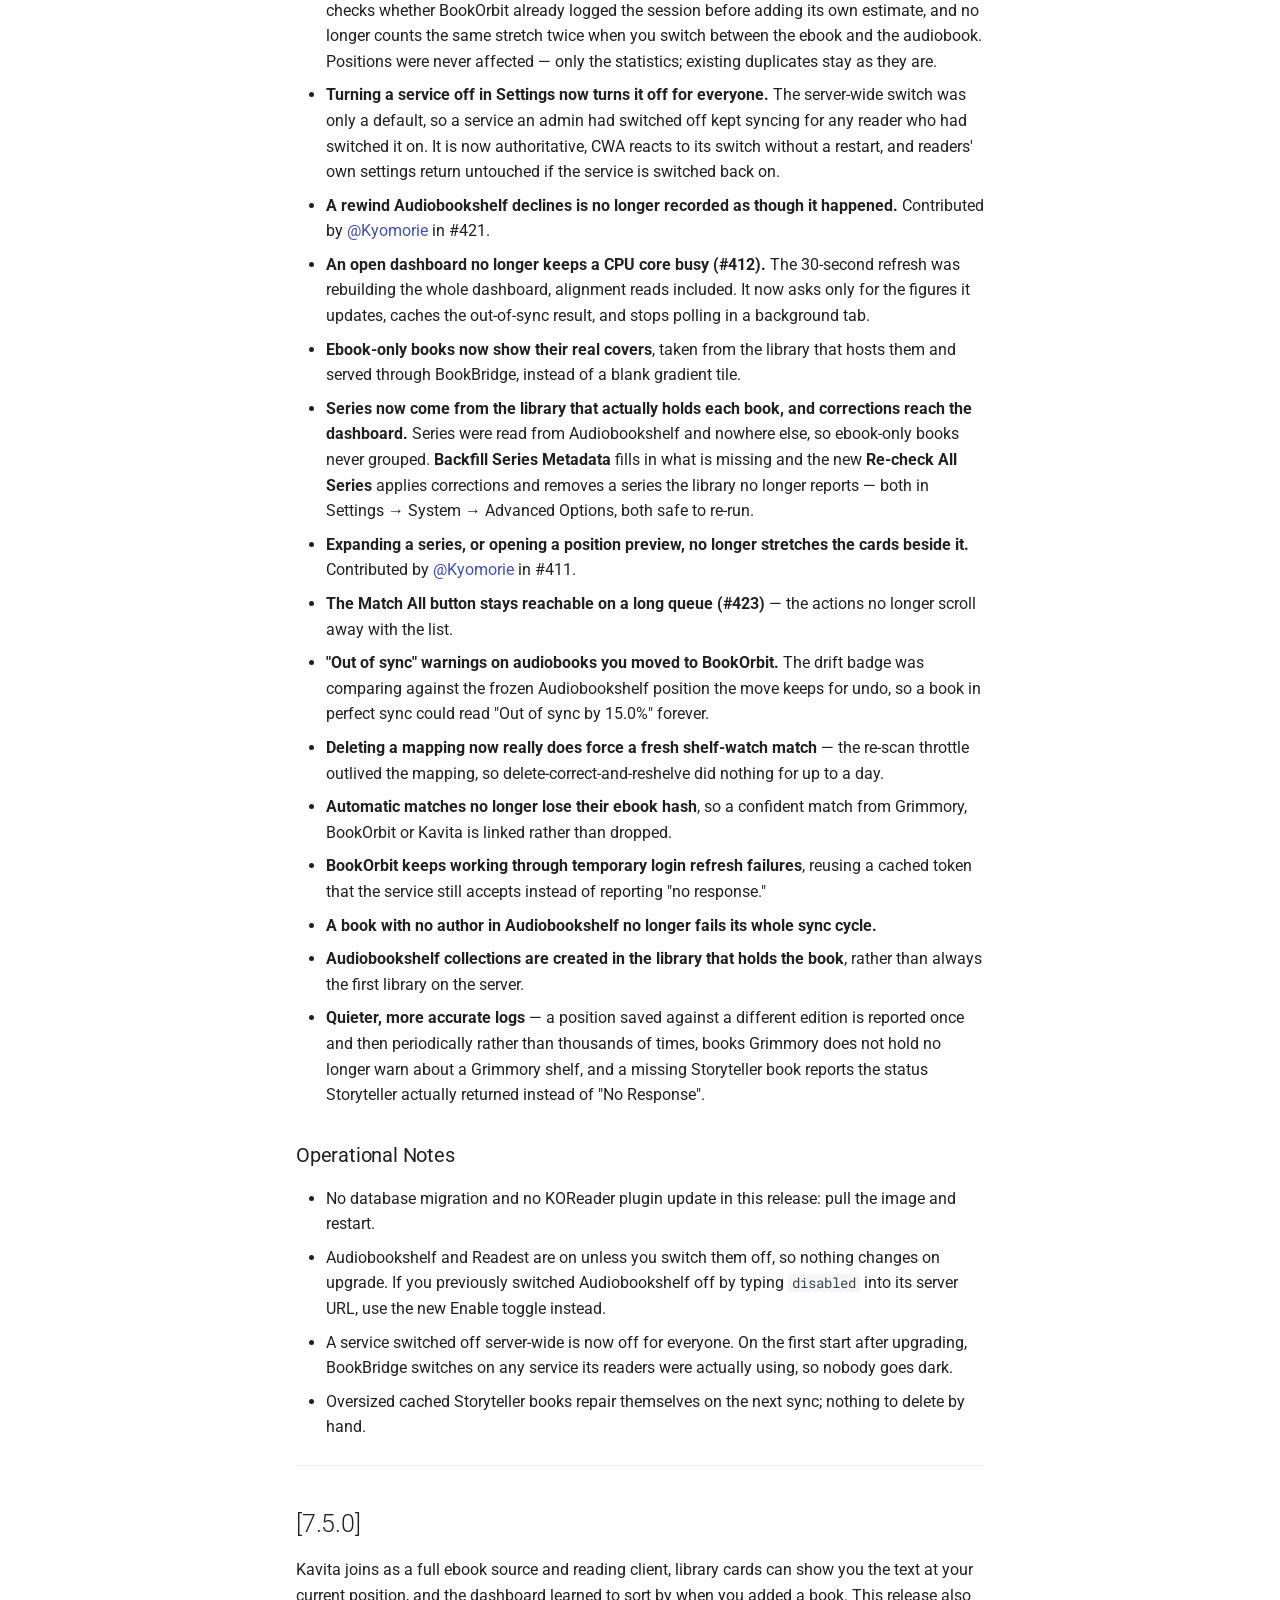
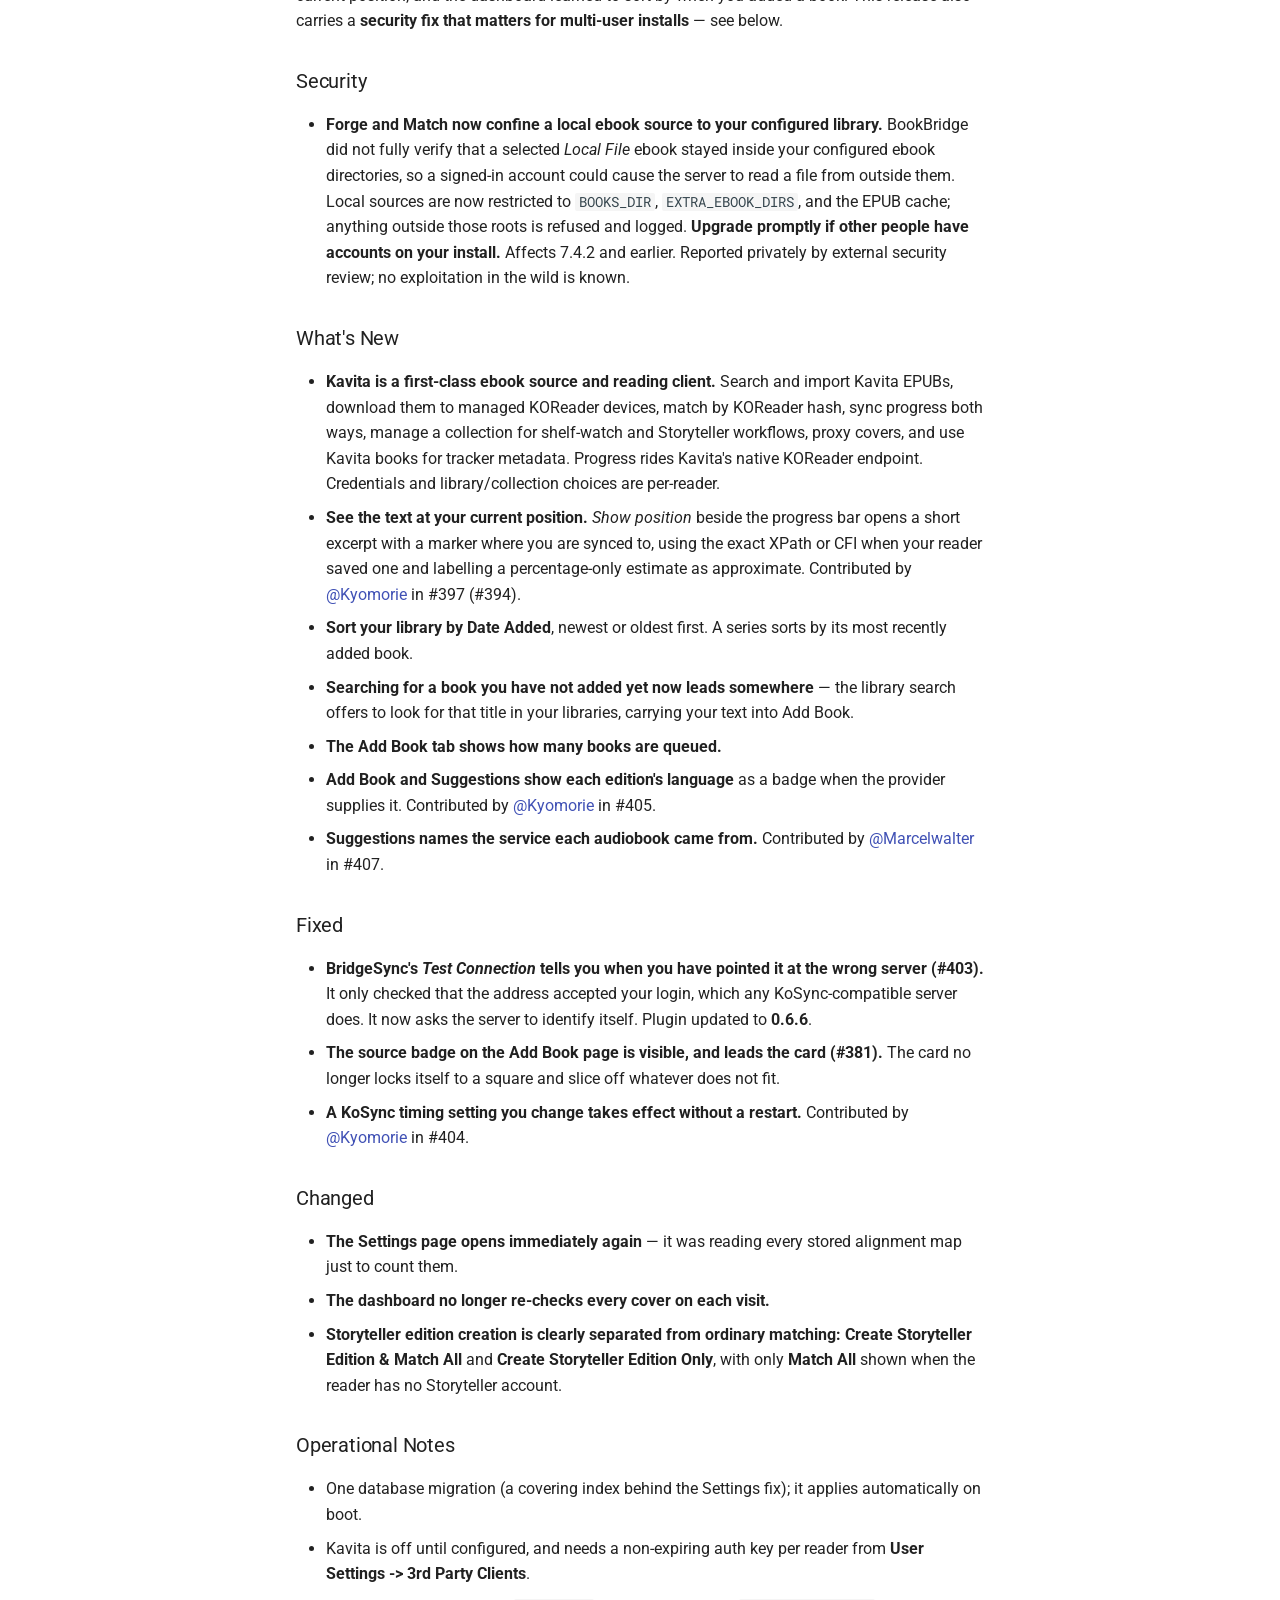
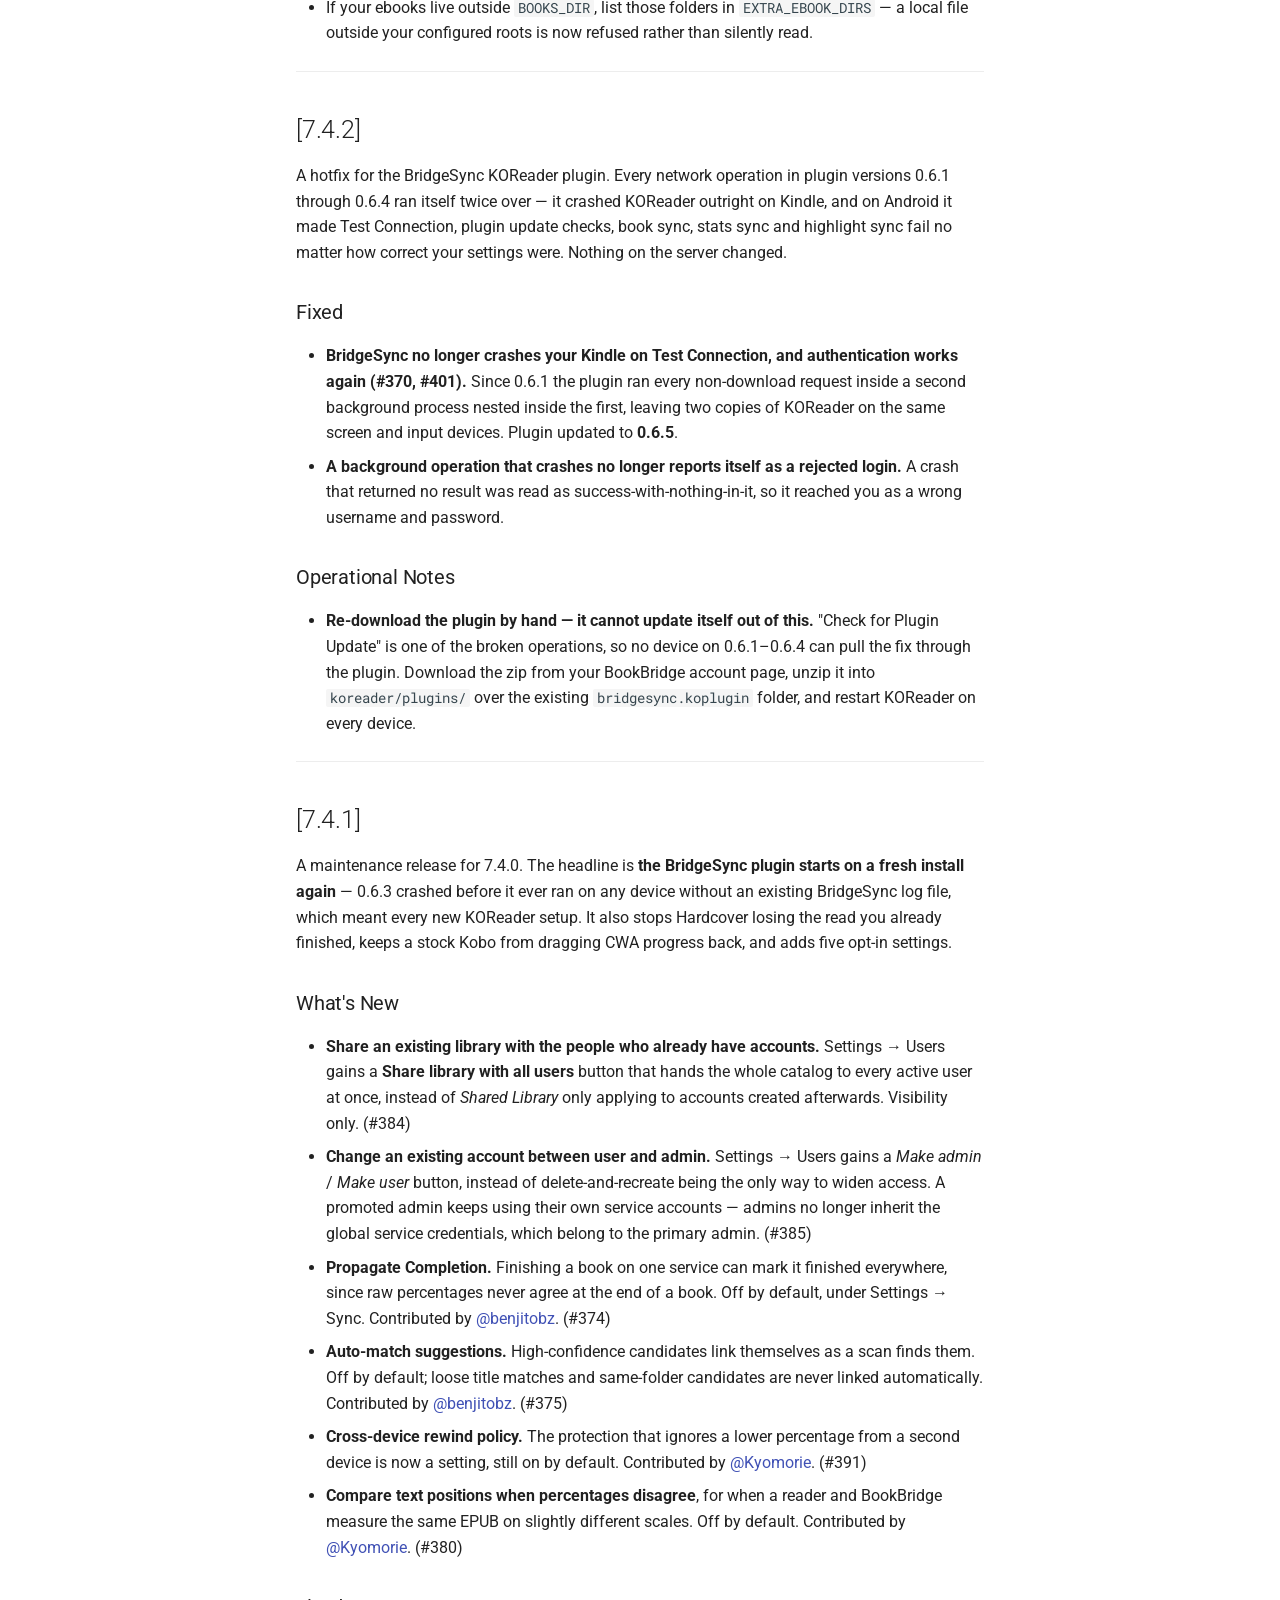
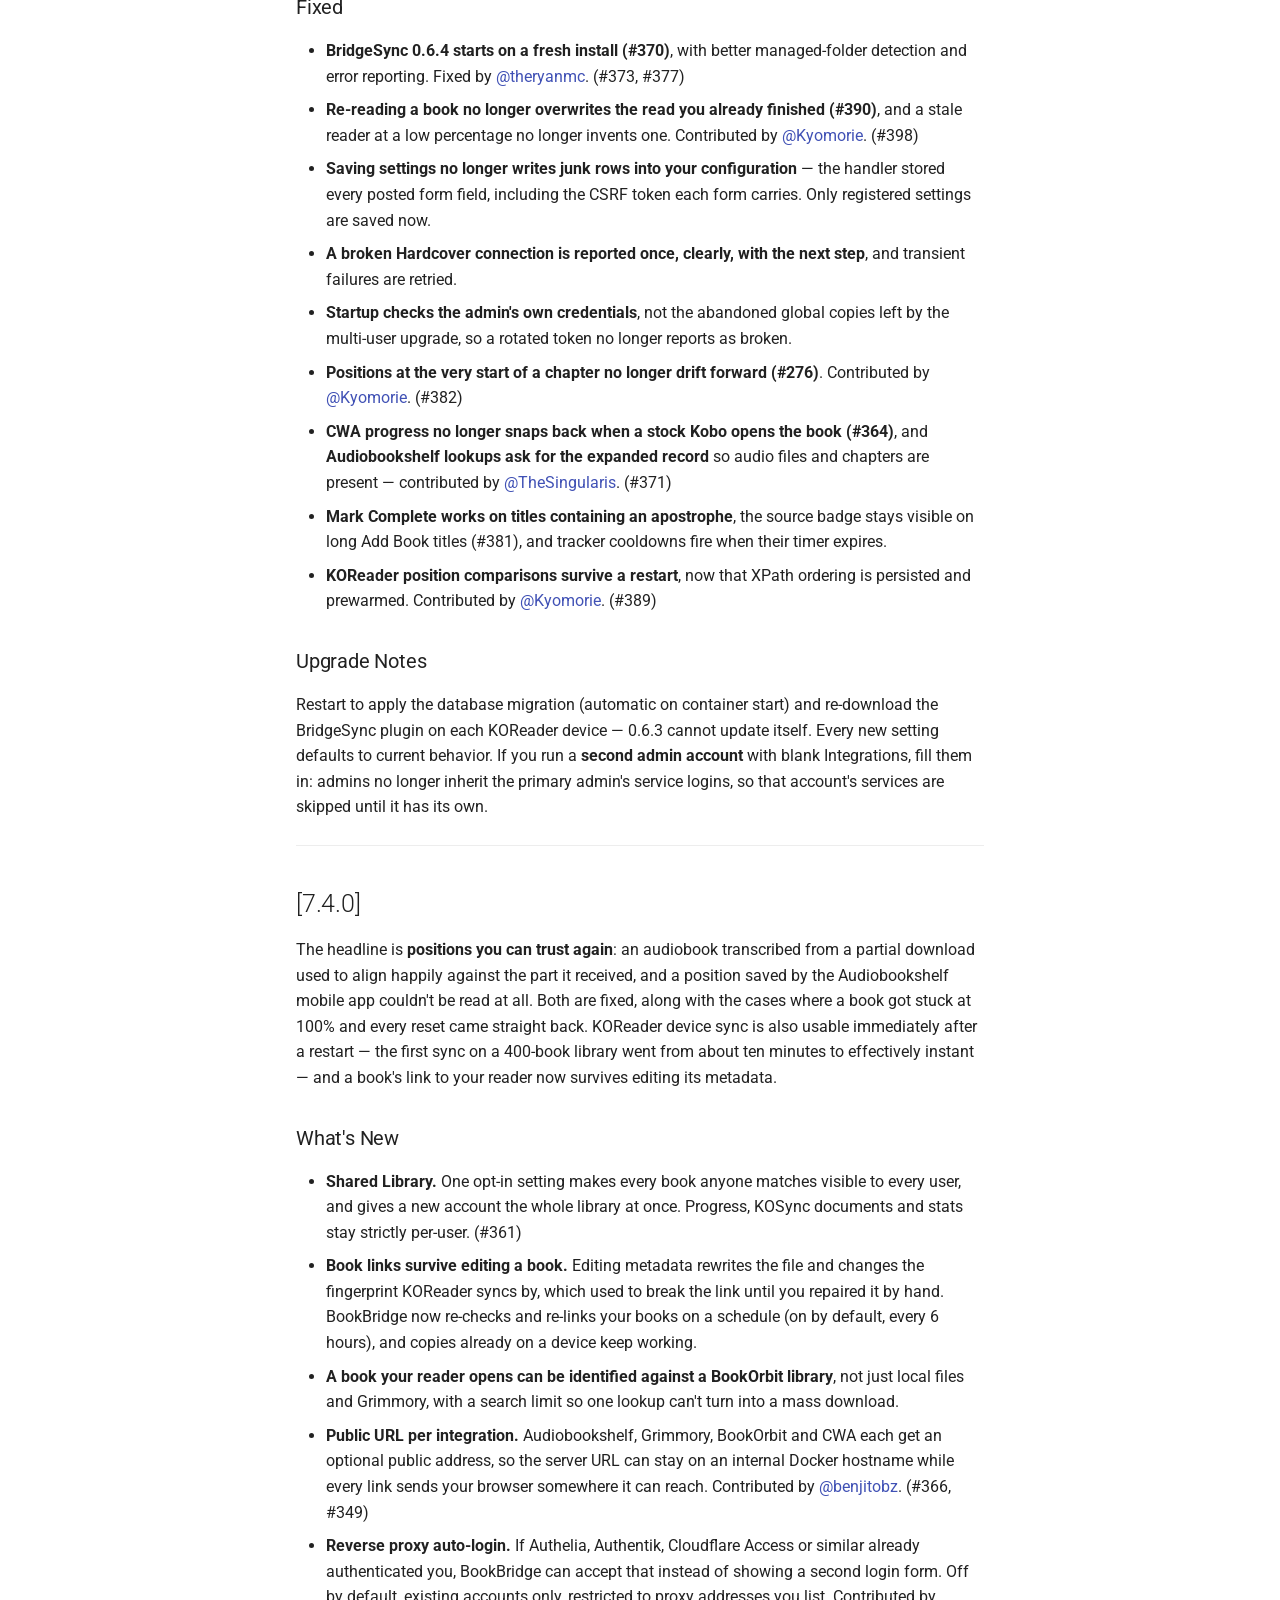
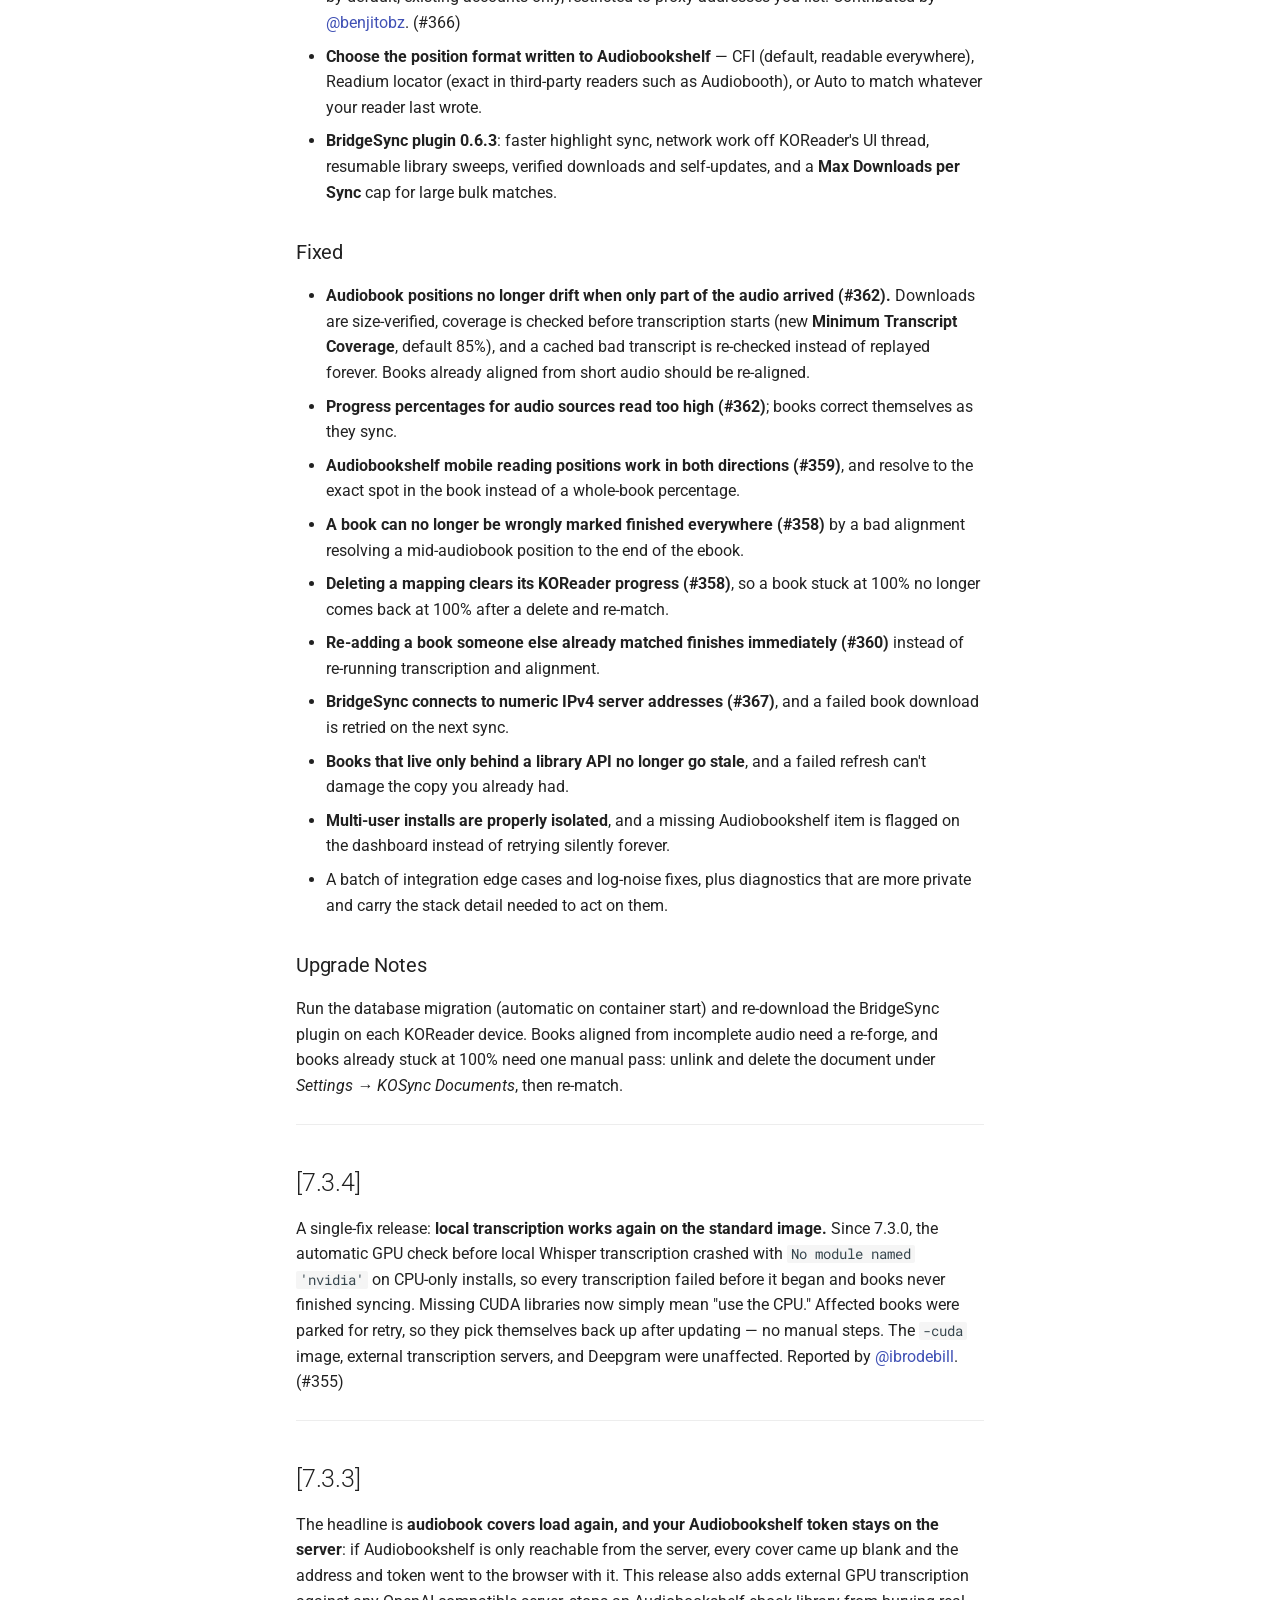
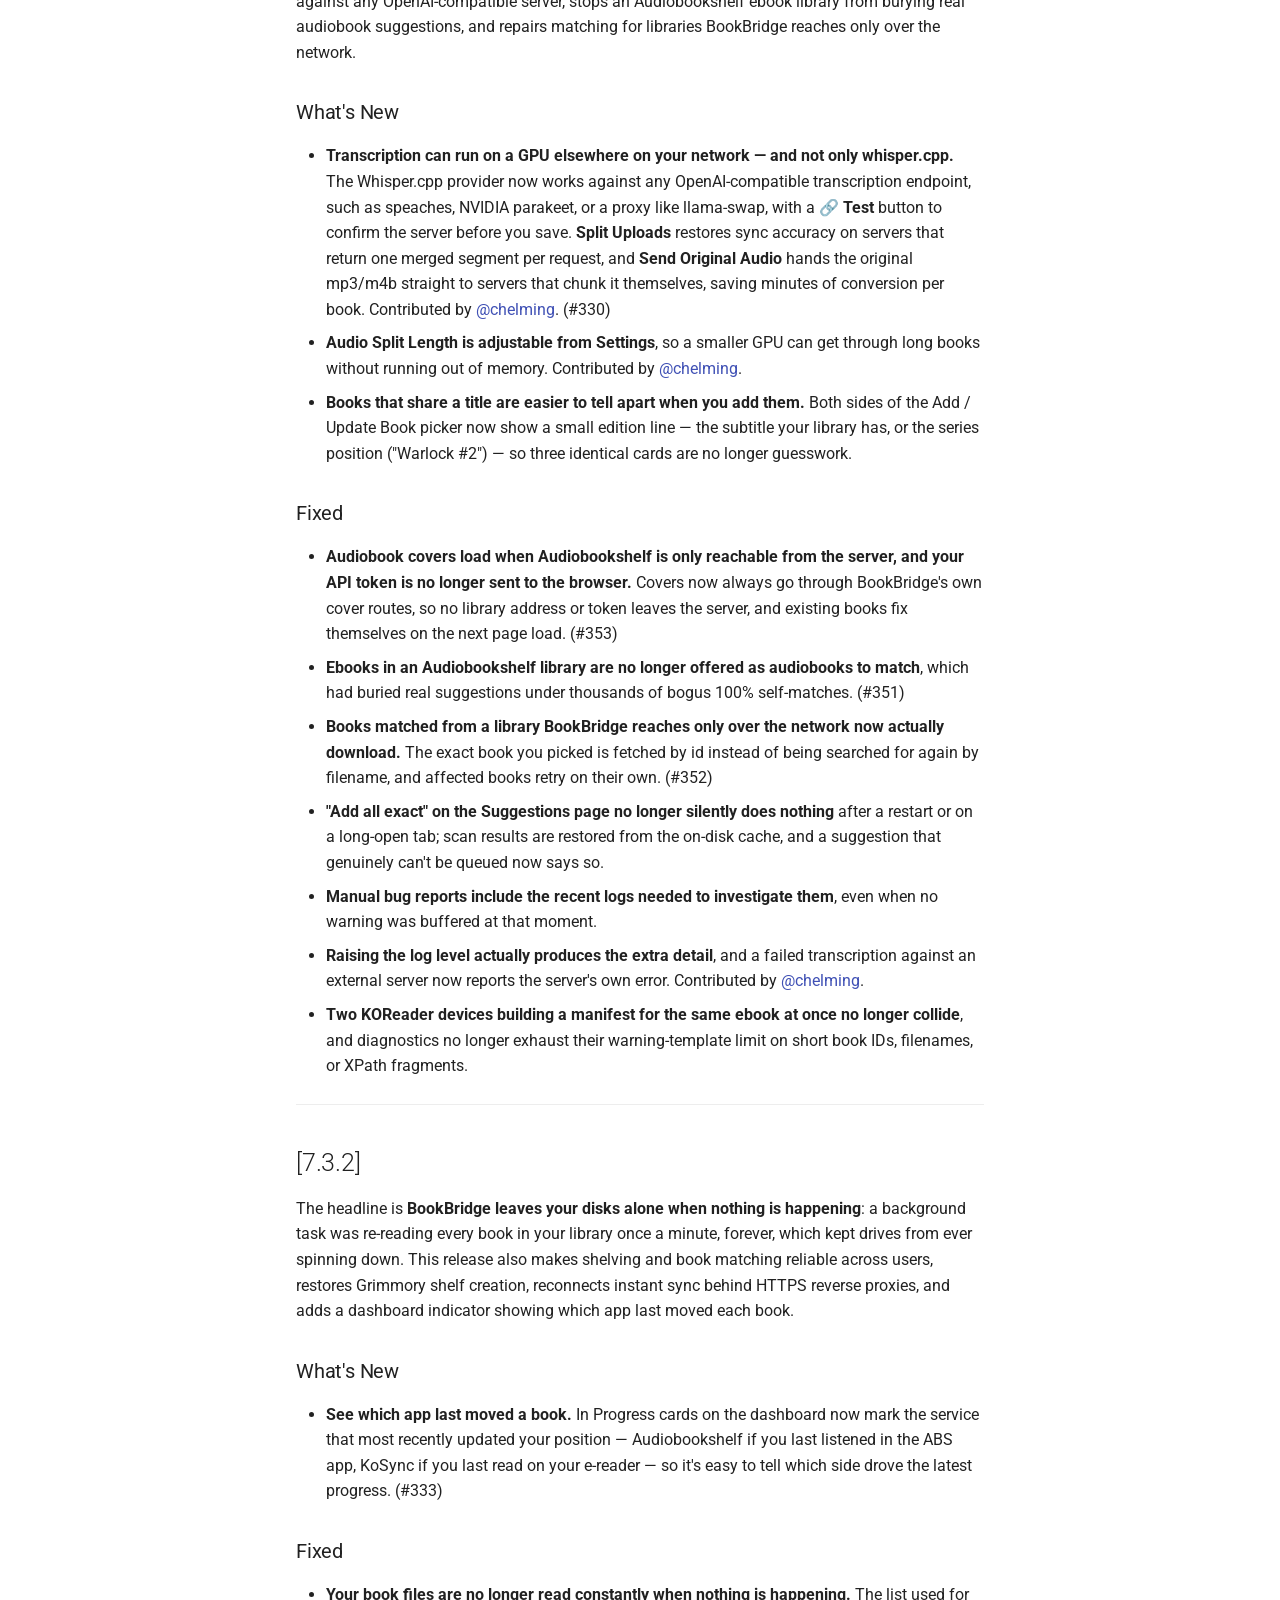
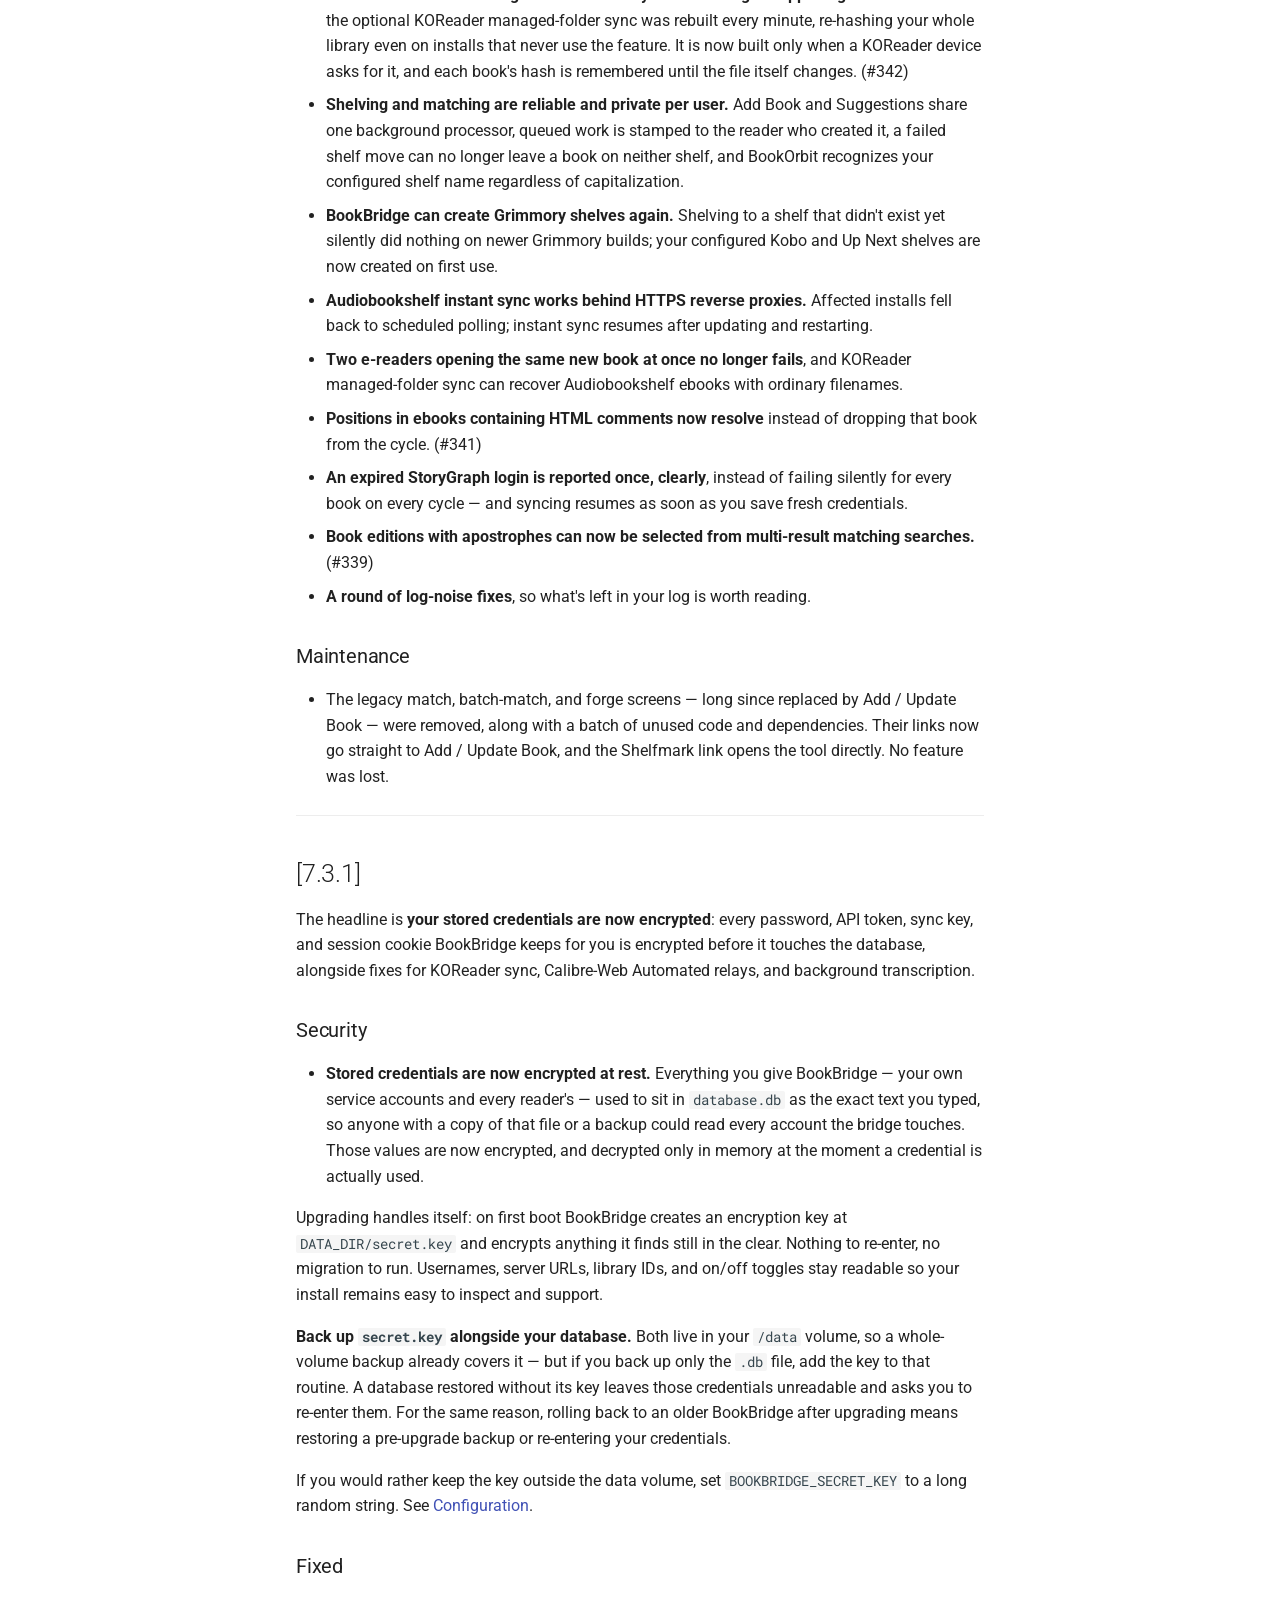
<file: changelog/index.html>
<!doctype html>
<html lang="en" class="no-js">
  <head>
    
      <meta charset="utf-8">
      <meta name="viewport" content="width=device-width,initial-scale=1">
      
        <meta name="description" content="The ultimate bridge for cross-platform reading and listening synchronization.">
      
      
        <meta name="author" content="cporcellijr">
      
      
        <link rel="canonical" href="https://cporcellijr.github.io/bookbridge/changelog/">
      
      
        <link rel="prev" href="../troubleshooting/">
      
      
      
        
      
      
      <link rel="icon" href="../assets/icon.png">
      <meta name="generator" content="mkdocs-1.6.1, mkdocs-material-9.7.7">
    
    
      
        <title>Changelog - BookBridge</title>
      
    
    
      <link rel="stylesheet" href="../assets/stylesheets/main.ec1eaa64.min.css">
      
        
        <link rel="stylesheet" href="../assets/stylesheets/palette.ab4e12ef.min.css">
      
      


    
    
      
    
    
      
        
        
        <link rel="preconnect" href="https://fonts.gstatic.com" crossorigin>
        <link rel="stylesheet" href="https://fonts.googleapis.com/css?family=Roboto:300,300i,400,400i,700,700i%7CRoboto+Mono:400,400i,700,700i&display=fallback">
        <style>:root{--md-text-font:"Roboto";--md-code-font:"Roboto Mono"}</style>
      
    
    
    <script>__md_scope=new URL("..",location),__md_hash=e=>[...e].reduce(((e,_)=>(e<<5)-e+_.charCodeAt(0)),0),__md_get=(e,_=localStorage,t=__md_scope)=>JSON.parse(_.getItem(t.pathname+"."+e)),__md_set=(e,_,t=localStorage,a=__md_scope)=>{try{t.setItem(a.pathname+"."+e,JSON.stringify(_))}catch(e){}}</script>
    
      

    
    
  </head>
  
  
    
    
      
    
    
    
    
    <body dir="ltr" data-md-color-scheme="default" data-md-color-primary="indigo" data-md-color-accent="indigo">
  
    
    <input class="md-toggle" data-md-toggle="drawer" type="checkbox" id="__drawer" autocomplete="off">
    <input class="md-toggle" data-md-toggle="search" type="checkbox" id="__search" autocomplete="off">
    <label class="md-overlay" for="__drawer"></label>
    <div data-md-component="skip">
      
        
        <a href="#changelog" class="md-skip">
          Skip to content
        </a>
      
    </div>
    <div data-md-component="announce">
      
    </div>
    
    
      

<header class="md-header" data-md-component="header">
  <nav class="md-header__inner md-grid" aria-label="Header">
    <a href=".." title="BookBridge" class="md-header__button md-logo" aria-label="BookBridge" data-md-component="logo">
      
  <img src="../assets/icon.png" alt="logo">

    </a>
    <label class="md-header__button md-icon" for="__drawer">
      
      <svg xmlns="http://www.w3.org/2000/svg" viewBox="0 0 24 24"><path d="M3 6h18v2H3zm0 5h18v2H3zm0 5h18v2H3z"/></svg>
    </label>
    <div class="md-header__title" data-md-component="header-title">
      <div class="md-header__ellipsis">
        <div class="md-header__topic">
          <span class="md-ellipsis">
            BookBridge
          </span>
        </div>
        <div class="md-header__topic" data-md-component="header-topic">
          <span class="md-ellipsis">
            
              Changelog
            
          </span>
        </div>
      </div>
    </div>
    
      
        <form class="md-header__option" data-md-component="palette">
  
    
    
    
    <input class="md-option" data-md-color-media="(prefers-color-scheme: light)" data-md-color-scheme="default" data-md-color-primary="indigo" data-md-color-accent="indigo"  aria-label="Switch to dark mode"  type="radio" name="__palette" id="__palette_0">
    
      <label class="md-header__button md-icon" title="Switch to dark mode" for="__palette_1" hidden>
        <svg xmlns="http://www.w3.org/2000/svg" viewBox="0 0 24 24"><path d="m17.75 4.09-2.53 1.94.91 3.06-2.63-1.81-2.63 1.81.91-3.06-2.53-1.94L12.44 4l1.06-3 1.06 3zm3.5 6.91-1.64 1.25.59 1.98-1.7-1.17-1.7 1.17.59-1.98L15.75 11l2.06-.05L18.5 9l.69 1.95zm-2.28 4.95c.83-.08 1.72 1.1 1.19 1.85-.32.45-.66.87-1.08 1.27C15.17 23 8.84 23 4.94 19.07c-3.91-3.9-3.91-10.24 0-14.14.4-.4.82-.76 1.27-1.08.75-.53 1.93.36 1.85 1.19-.27 2.86.69 5.83 2.89 8.02a9.96 9.96 0 0 0 8.02 2.89m-1.64 2.02a12.08 12.08 0 0 1-7.8-3.47c-2.17-2.19-3.33-5-3.49-7.82-2.81 3.14-2.7 7.96.31 10.98 3.02 3.01 7.84 3.12 10.98.31"/></svg>
      </label>
    
  
    
    
    
    <input class="md-option" data-md-color-media="(prefers-color-scheme: dark)" data-md-color-scheme="slate" data-md-color-primary="indigo" data-md-color-accent="indigo"  aria-label="Switch to light mode"  type="radio" name="__palette" id="__palette_1">
    
      <label class="md-header__button md-icon" title="Switch to light mode" for="__palette_0" hidden>
        <svg xmlns="http://www.w3.org/2000/svg" viewBox="0 0 24 24"><path d="M12 7a5 5 0 0 1 5 5 5 5 0 0 1-5 5 5 5 0 0 1-5-5 5 5 0 0 1 5-5m0 2a3 3 0 0 0-3 3 3 3 0 0 0 3 3 3 3 0 0 0 3-3 3 3 0 0 0-3-3m0-7 2.39 3.42C13.65 5.15 12.84 5 12 5s-1.65.15-2.39.42zM3.34 7l4.16-.35A7.2 7.2 0 0 0 5.94 8.5c-.44.74-.69 1.5-.83 2.29zm.02 10 1.76-3.77a7.131 7.131 0 0 0 2.38 4.14zM20.65 7l-1.77 3.79a7.02 7.02 0 0 0-2.38-4.15zm-.01 10-4.14.36c.59-.51 1.12-1.14 1.54-1.86.42-.73.69-1.5.83-2.29zM12 22l-2.41-3.44c.74.27 1.55.44 2.41.44.82 0 1.63-.17 2.37-.44z"/></svg>
      </label>
    
  
</form>
      
    
    
      <script>var palette=__md_get("__palette");if(palette&&palette.color){if("(prefers-color-scheme)"===palette.color.media){var media=matchMedia("(prefers-color-scheme: light)"),input=document.querySelector(media.matches?"[data-md-color-media='(prefers-color-scheme: light)']":"[data-md-color-media='(prefers-color-scheme: dark)']");palette.color.media=input.getAttribute("data-md-color-media"),palette.color.scheme=input.getAttribute("data-md-color-scheme"),palette.color.primary=input.getAttribute("data-md-color-primary"),palette.color.accent=input.getAttribute("data-md-color-accent")}for(var[key,value]of Object.entries(palette.color))document.body.setAttribute("data-md-color-"+key,value)}</script>
    
    
    
      
      
        <label class="md-header__button md-icon" for="__search">
          
          <svg xmlns="http://www.w3.org/2000/svg" viewBox="0 0 24 24"><path d="M9.5 3A6.5 6.5 0 0 1 16 9.5c0 1.61-.59 3.09-1.56 4.23l.27.27h.79l5 5-1.5 1.5-5-5v-.79l-.27-.27A6.52 6.52 0 0 1 9.5 16 6.5 6.5 0 0 1 3 9.5 6.5 6.5 0 0 1 9.5 3m0 2C7 5 5 7 5 9.5S7 14 9.5 14 14 12 14 9.5 12 5 9.5 5"/></svg>
        </label>
        <div class="md-search" data-md-component="search" role="dialog">
  <label class="md-search__overlay" for="__search"></label>
  <div class="md-search__inner" role="search">
    <form class="md-search__form" name="search">
      <input type="text" class="md-search__input" name="query" aria-label="Search" placeholder="Search" autocapitalize="off" autocorrect="off" autocomplete="off" spellcheck="false" data-md-component="search-query" required>
      <label class="md-search__icon md-icon" for="__search">
        
        <svg xmlns="http://www.w3.org/2000/svg" viewBox="0 0 24 24"><path d="M9.5 3A6.5 6.5 0 0 1 16 9.5c0 1.61-.59 3.09-1.56 4.23l.27.27h.79l5 5-1.5 1.5-5-5v-.79l-.27-.27A6.52 6.52 0 0 1 9.5 16 6.5 6.5 0 0 1 3 9.5 6.5 6.5 0 0 1 9.5 3m0 2C7 5 5 7 5 9.5S7 14 9.5 14 14 12 14 9.5 12 5 9.5 5"/></svg>
        
        <svg xmlns="http://www.w3.org/2000/svg" viewBox="0 0 24 24"><path d="M20 11v2H8l5.5 5.5-1.42 1.42L4.16 12l7.92-7.92L13.5 5.5 8 11z"/></svg>
      </label>
      <nav class="md-search__options" aria-label="Search">
        
        <button type="reset" class="md-search__icon md-icon" title="Clear" aria-label="Clear" tabindex="-1">
          
          <svg xmlns="http://www.w3.org/2000/svg" viewBox="0 0 24 24"><path d="M19 6.41 17.59 5 12 10.59 6.41 5 5 6.41 10.59 12 5 17.59 6.41 19 12 13.41 17.59 19 19 17.59 13.41 12z"/></svg>
        </button>
      </nav>
      
        <div class="md-search__suggest" data-md-component="search-suggest"></div>
      
    </form>
    <div class="md-search__output">
      <div class="md-search__scrollwrap" tabindex="0" data-md-scrollfix>
        <div class="md-search-result" data-md-component="search-result">
          <div class="md-search-result__meta">
            Initializing search
          </div>
          <ol class="md-search-result__list" role="presentation"></ol>
        </div>
      </div>
    </div>
  </div>
</div>
      
    
    
      <div class="md-header__source">
        <a href="https://github.com/cporcellijr/bookbridge" title="Go to repository" class="md-source" data-md-component="source">
  <div class="md-source__icon md-icon">
    
    <svg xmlns="http://www.w3.org/2000/svg" viewBox="0 0 448 512"><!--! Font Awesome Free 7.1.0 by @fontawesome - https://fontawesome.com License - https://fontawesome.com/license/free (Icons: CC BY 4.0, Fonts: SIL OFL 1.1, Code: MIT License) Copyright 2025 Fonticons, Inc.--><path d="M439.6 236.1 244 40.5c-5.4-5.5-12.8-8.5-20.4-8.5s-15 3-20.4 8.4L162.5 81l51.5 51.5c27.1-9.1 52.7 16.8 43.4 43.7l49.7 49.7c34.2-11.8 61.2 31 35.5 56.7-26.5 26.5-70.2-2.9-56-37.3L240.3 199v121.9c25.3 12.5 22.3 41.8 9.1 55-6.4 6.4-15.2 10.1-24.3 10.1s-17.8-3.6-24.3-10.1c-17.6-17.6-11.1-46.9 11.2-56v-123c-20.8-8.5-24.6-30.7-18.6-45L142.6 101 8.5 235.1C3 240.6 0 247.9 0 255.5s3 15 8.5 20.4l195.6 195.7c5.4 5.4 12.7 8.4 20.4 8.4s15-3 20.4-8.4l194.7-194.7c5.4-5.4 8.4-12.8 8.4-20.4s-3-15-8.4-20.4"/></svg>
  </div>
  <div class="md-source__repository">
    cporcellijr/bookbridge
  </div>
</a>
      </div>
    
  </nav>
  
</header>
    
    <div class="md-container" data-md-component="container">
      
      
        
          
            
<nav class="md-tabs" aria-label="Tabs" data-md-component="tabs">
  <div class="md-grid">
    <ul class="md-tabs__list">
      
        
  
  
  
  
    <li class="md-tabs__item">
      <a href=".." class="md-tabs__link">
        
  
  
    
  
  Home

      </a>
    </li>
  

      
        
  
  
  
  
    <li class="md-tabs__item">
      <a href="../getting-started/" class="md-tabs__link">
        
  
  
    
  
  Getting Started

      </a>
    </li>
  

      
        
  
  
  
  
    <li class="md-tabs__item">
      <a href="../user-guide/" class="md-tabs__link">
        
  
  
    
  
  User Guide

      </a>
    </li>
  

      
        
  
  
  
  
    <li class="md-tabs__item">
      <a href="../configuration/" class="md-tabs__link">
        
  
  
    
  
  Configuration

      </a>
    </li>
  

      
        
  
  
  
  
    <li class="md-tabs__item">
      <a href="../backup-restore/" class="md-tabs__link">
        
  
  
    
  
  Backup & Restore

      </a>
    </li>
  

      
        
  
  
  
  
    <li class="md-tabs__item">
      <a href="../troubleshooting/" class="md-tabs__link">
        
  
  
    
  
  Troubleshooting

      </a>
    </li>
  

      
        
  
  
  
    
  
  
    <li class="md-tabs__item md-tabs__item--active">
      <a href="./" class="md-tabs__link">
        
  
  
    
  
  Changelog

      </a>
    </li>
  

      
    </ul>
  </div>
</nav>
          
        
      
      <main class="md-main" data-md-component="main">
        <div class="md-main__inner md-grid">
          
            
              
              <div class="md-sidebar md-sidebar--primary" data-md-component="sidebar" data-md-type="navigation" >
                <div class="md-sidebar__scrollwrap">
                  <div class="md-sidebar__inner">
                    


  


<nav class="md-nav md-nav--primary md-nav--lifted" aria-label="Navigation" data-md-level="0">
  <label class="md-nav__title" for="__drawer">
    <a href=".." title="BookBridge" class="md-nav__button md-logo" aria-label="BookBridge" data-md-component="logo">
      
  <img src="../assets/icon.png" alt="logo">

    </a>
    BookBridge
  </label>
  
    <div class="md-nav__source">
      <a href="https://github.com/cporcellijr/bookbridge" title="Go to repository" class="md-source" data-md-component="source">
  <div class="md-source__icon md-icon">
    
    <svg xmlns="http://www.w3.org/2000/svg" viewBox="0 0 448 512"><!--! Font Awesome Free 7.1.0 by @fontawesome - https://fontawesome.com License - https://fontawesome.com/license/free (Icons: CC BY 4.0, Fonts: SIL OFL 1.1, Code: MIT License) Copyright 2025 Fonticons, Inc.--><path d="M439.6 236.1 244 40.5c-5.4-5.5-12.8-8.5-20.4-8.5s-15 3-20.4 8.4L162.5 81l51.5 51.5c27.1-9.1 52.7 16.8 43.4 43.7l49.7 49.7c34.2-11.8 61.2 31 35.5 56.7-26.5 26.5-70.2-2.9-56-37.3L240.3 199v121.9c25.3 12.5 22.3 41.8 9.1 55-6.4 6.4-15.2 10.1-24.3 10.1s-17.8-3.6-24.3-10.1c-17.6-17.6-11.1-46.9 11.2-56v-123c-20.8-8.5-24.6-30.7-18.6-45L142.6 101 8.5 235.1C3 240.6 0 247.9 0 255.5s3 15 8.5 20.4l195.6 195.7c5.4 5.4 12.7 8.4 20.4 8.4s15-3 20.4-8.4l194.7-194.7c5.4-5.4 8.4-12.8 8.4-20.4s-3-15-8.4-20.4"/></svg>
  </div>
  <div class="md-source__repository">
    cporcellijr/bookbridge
  </div>
</a>
    </div>
  
  <ul class="md-nav__list" data-md-scrollfix>
    
      
      
  
  
  
  
    <li class="md-nav__item">
      <a href=".." class="md-nav__link">
        
  
  
  <span class="md-ellipsis">
    
  
    Home
  

    
  </span>
  
  

      </a>
    </li>
  

    
      
      
  
  
  
  
    <li class="md-nav__item">
      <a href="../getting-started/" class="md-nav__link">
        
  
  
  <span class="md-ellipsis">
    
  
    Getting Started
  

    
  </span>
  
  

      </a>
    </li>
  

    
      
      
  
  
  
  
    <li class="md-nav__item">
      <a href="../user-guide/" class="md-nav__link">
        
  
  
  <span class="md-ellipsis">
    
  
    User Guide
  

    
  </span>
  
  

      </a>
    </li>
  

    
      
      
  
  
  
  
    <li class="md-nav__item">
      <a href="../configuration/" class="md-nav__link">
        
  
  
  <span class="md-ellipsis">
    
  
    Configuration
  

    
  </span>
  
  

      </a>
    </li>
  

    
      
      
  
  
  
  
    <li class="md-nav__item">
      <a href="../backup-restore/" class="md-nav__link">
        
  
  
  <span class="md-ellipsis">
    
  
    Backup & Restore
  

    
  </span>
  
  

      </a>
    </li>
  

    
      
      
  
  
  
  
    <li class="md-nav__item">
      <a href="../troubleshooting/" class="md-nav__link">
        
  
  
  <span class="md-ellipsis">
    
  
    Troubleshooting
  

    
  </span>
  
  

      </a>
    </li>
  

    
      
      
  
  
    
  
  
  
    <li class="md-nav__item md-nav__item--active">
      
      <input class="md-nav__toggle md-toggle" type="checkbox" id="__toc">
      
      
        
      
      
        <label class="md-nav__link md-nav__link--active" for="__toc">
          
  
  
  <span class="md-ellipsis">
    
  
    Changelog
  

    
  </span>
  
  

          <span class="md-nav__icon md-icon"></span>
        </label>
      
      <a href="./" class="md-nav__link md-nav__link--active">
        
  
  
  <span class="md-ellipsis">
    
  
    Changelog
  

    
  </span>
  
  

      </a>
      
        

<nav class="md-nav md-nav--secondary" aria-label="Table of contents">
  
  
  
    
  
  
    <label class="md-nav__title" for="__toc">
      <span class="md-nav__icon md-icon"></span>
      Table of contents
    </label>
    <ul class="md-nav__list" data-md-component="toc" data-md-scrollfix>
      
        <li class="md-nav__item">
  <a href="#770" class="md-nav__link">
    <span class="md-ellipsis">
      
        [7.7.0]
      
    </span>
  </a>
  
    <nav class="md-nav" aria-label="[7.7.0]">
      <ul class="md-nav__list">
        
          <li class="md-nav__item">
  <a href="#whats-new" class="md-nav__link">
    <span class="md-ellipsis">
      
        What's New
      
    </span>
  </a>
  
</li>
        
          <li class="md-nav__item">
  <a href="#fixed" class="md-nav__link">
    <span class="md-ellipsis">
      
        Fixed
      
    </span>
  </a>
  
</li>
        
          <li class="md-nav__item">
  <a href="#operational-notes" class="md-nav__link">
    <span class="md-ellipsis">
      
        Operational Notes
      
    </span>
  </a>
  
</li>
        
      </ul>
    </nav>
  
</li>
      
        <li class="md-nav__item">
  <a href="#760" class="md-nav__link">
    <span class="md-ellipsis">
      
        [7.6.0]
      
    </span>
  </a>
  
    <nav class="md-nav" aria-label="[7.6.0]">
      <ul class="md-nav__list">
        
          <li class="md-nav__item">
  <a href="#whats-new_1" class="md-nav__link">
    <span class="md-ellipsis">
      
        What's New
      
    </span>
  </a>
  
</li>
        
          <li class="md-nav__item">
  <a href="#changed" class="md-nav__link">
    <span class="md-ellipsis">
      
        Changed
      
    </span>
  </a>
  
</li>
        
          <li class="md-nav__item">
  <a href="#fixed_1" class="md-nav__link">
    <span class="md-ellipsis">
      
        Fixed
      
    </span>
  </a>
  
</li>
        
          <li class="md-nav__item">
  <a href="#operational-notes_1" class="md-nav__link">
    <span class="md-ellipsis">
      
        Operational Notes
      
    </span>
  </a>
  
</li>
        
      </ul>
    </nav>
  
</li>
      
        <li class="md-nav__item">
  <a href="#750" class="md-nav__link">
    <span class="md-ellipsis">
      
        [7.5.0]
      
    </span>
  </a>
  
    <nav class="md-nav" aria-label="[7.5.0]">
      <ul class="md-nav__list">
        
          <li class="md-nav__item">
  <a href="#security" class="md-nav__link">
    <span class="md-ellipsis">
      
        Security
      
    </span>
  </a>
  
</li>
        
          <li class="md-nav__item">
  <a href="#whats-new_2" class="md-nav__link">
    <span class="md-ellipsis">
      
        What's New
      
    </span>
  </a>
  
</li>
        
          <li class="md-nav__item">
  <a href="#fixed_2" class="md-nav__link">
    <span class="md-ellipsis">
      
        Fixed
      
    </span>
  </a>
  
</li>
        
          <li class="md-nav__item">
  <a href="#changed_1" class="md-nav__link">
    <span class="md-ellipsis">
      
        Changed
      
    </span>
  </a>
  
</li>
        
          <li class="md-nav__item">
  <a href="#operational-notes_2" class="md-nav__link">
    <span class="md-ellipsis">
      
        Operational Notes
      
    </span>
  </a>
  
</li>
        
      </ul>
    </nav>
  
</li>
      
        <li class="md-nav__item">
  <a href="#742" class="md-nav__link">
    <span class="md-ellipsis">
      
        [7.4.2]
      
    </span>
  </a>
  
    <nav class="md-nav" aria-label="[7.4.2]">
      <ul class="md-nav__list">
        
          <li class="md-nav__item">
  <a href="#fixed_3" class="md-nav__link">
    <span class="md-ellipsis">
      
        Fixed
      
    </span>
  </a>
  
</li>
        
          <li class="md-nav__item">
  <a href="#operational-notes_3" class="md-nav__link">
    <span class="md-ellipsis">
      
        Operational Notes
      
    </span>
  </a>
  
</li>
        
      </ul>
    </nav>
  
</li>
      
        <li class="md-nav__item">
  <a href="#741" class="md-nav__link">
    <span class="md-ellipsis">
      
        [7.4.1]
      
    </span>
  </a>
  
    <nav class="md-nav" aria-label="[7.4.1]">
      <ul class="md-nav__list">
        
          <li class="md-nav__item">
  <a href="#whats-new_3" class="md-nav__link">
    <span class="md-ellipsis">
      
        What's New
      
    </span>
  </a>
  
</li>
        
          <li class="md-nav__item">
  <a href="#fixed_4" class="md-nav__link">
    <span class="md-ellipsis">
      
        Fixed
      
    </span>
  </a>
  
</li>
        
          <li class="md-nav__item">
  <a href="#upgrade-notes" class="md-nav__link">
    <span class="md-ellipsis">
      
        Upgrade Notes
      
    </span>
  </a>
  
</li>
        
      </ul>
    </nav>
  
</li>
      
        <li class="md-nav__item">
  <a href="#740" class="md-nav__link">
    <span class="md-ellipsis">
      
        [7.4.0]
      
    </span>
  </a>
  
    <nav class="md-nav" aria-label="[7.4.0]">
      <ul class="md-nav__list">
        
          <li class="md-nav__item">
  <a href="#whats-new_4" class="md-nav__link">
    <span class="md-ellipsis">
      
        What's New
      
    </span>
  </a>
  
</li>
        
          <li class="md-nav__item">
  <a href="#fixed_5" class="md-nav__link">
    <span class="md-ellipsis">
      
        Fixed
      
    </span>
  </a>
  
</li>
        
          <li class="md-nav__item">
  <a href="#upgrade-notes_1" class="md-nav__link">
    <span class="md-ellipsis">
      
        Upgrade Notes
      
    </span>
  </a>
  
</li>
        
      </ul>
    </nav>
  
</li>
      
        <li class="md-nav__item">
  <a href="#734" class="md-nav__link">
    <span class="md-ellipsis">
      
        [7.3.4]
      
    </span>
  </a>
  
</li>
      
        <li class="md-nav__item">
  <a href="#733" class="md-nav__link">
    <span class="md-ellipsis">
      
        [7.3.3]
      
    </span>
  </a>
  
    <nav class="md-nav" aria-label="[7.3.3]">
      <ul class="md-nav__list">
        
          <li class="md-nav__item">
  <a href="#whats-new_5" class="md-nav__link">
    <span class="md-ellipsis">
      
        What's New
      
    </span>
  </a>
  
</li>
        
          <li class="md-nav__item">
  <a href="#fixed_6" class="md-nav__link">
    <span class="md-ellipsis">
      
        Fixed
      
    </span>
  </a>
  
</li>
        
      </ul>
    </nav>
  
</li>
      
        <li class="md-nav__item">
  <a href="#732" class="md-nav__link">
    <span class="md-ellipsis">
      
        [7.3.2]
      
    </span>
  </a>
  
    <nav class="md-nav" aria-label="[7.3.2]">
      <ul class="md-nav__list">
        
          <li class="md-nav__item">
  <a href="#whats-new_6" class="md-nav__link">
    <span class="md-ellipsis">
      
        What's New
      
    </span>
  </a>
  
</li>
        
          <li class="md-nav__item">
  <a href="#fixed_7" class="md-nav__link">
    <span class="md-ellipsis">
      
        Fixed
      
    </span>
  </a>
  
</li>
        
          <li class="md-nav__item">
  <a href="#maintenance" class="md-nav__link">
    <span class="md-ellipsis">
      
        Maintenance
      
    </span>
  </a>
  
</li>
        
      </ul>
    </nav>
  
</li>
      
        <li class="md-nav__item">
  <a href="#731" class="md-nav__link">
    <span class="md-ellipsis">
      
        [7.3.1]
      
    </span>
  </a>
  
    <nav class="md-nav" aria-label="[7.3.1]">
      <ul class="md-nav__list">
        
          <li class="md-nav__item">
  <a href="#security_1" class="md-nav__link">
    <span class="md-ellipsis">
      
        Security
      
    </span>
  </a>
  
</li>
        
          <li class="md-nav__item">
  <a href="#fixed_8" class="md-nav__link">
    <span class="md-ellipsis">
      
        Fixed
      
    </span>
  </a>
  
</li>
        
      </ul>
    </nav>
  
</li>
      
        <li class="md-nav__item">
  <a href="#730" class="md-nav__link">
    <span class="md-ellipsis">
      
        [7.3.0]
      
    </span>
  </a>
  
    <nav class="md-nav" aria-label="[7.3.0]">
      <ul class="md-nav__list">
        
          <li class="md-nav__item">
  <a href="#whats-new_7" class="md-nav__link">
    <span class="md-ellipsis">
      
        What's New
      
    </span>
  </a>
  
</li>
        
          <li class="md-nav__item">
  <a href="#what-changed" class="md-nav__link">
    <span class="md-ellipsis">
      
        What Changed
      
    </span>
  </a>
  
</li>
        
          <li class="md-nav__item">
  <a href="#fixed_9" class="md-nav__link">
    <span class="md-ellipsis">
      
        Fixed
      
    </span>
  </a>
  
</li>
        
      </ul>
    </nav>
  
</li>
      
        <li class="md-nav__item">
  <a href="#720" class="md-nav__link">
    <span class="md-ellipsis">
      
        [7.2.0]
      
    </span>
  </a>
  
    <nav class="md-nav" aria-label="[7.2.0]">
      <ul class="md-nav__list">
        
          <li class="md-nav__item">
  <a href="#whats-new_8" class="md-nav__link">
    <span class="md-ellipsis">
      
        What's New
      
    </span>
  </a>
  
</li>
        
          <li class="md-nav__item">
  <a href="#what-changed_1" class="md-nav__link">
    <span class="md-ellipsis">
      
        What Changed
      
    </span>
  </a>
  
</li>
        
      </ul>
    </nav>
  
</li>
      
        <li class="md-nav__item">
  <a href="#710" class="md-nav__link">
    <span class="md-ellipsis">
      
        [7.1.0]
      
    </span>
  </a>
  
    <nav class="md-nav" aria-label="[7.1.0]">
      <ul class="md-nav__list">
        
          <li class="md-nav__item">
  <a href="#whats-new_9" class="md-nav__link">
    <span class="md-ellipsis">
      
        What's New
      
    </span>
  </a>
  
</li>
        
          <li class="md-nav__item">
  <a href="#what-changed_2" class="md-nav__link">
    <span class="md-ellipsis">
      
        What Changed
      
    </span>
  </a>
  
</li>
        
          <li class="md-nav__item">
  <a href="#fixed_10" class="md-nav__link">
    <span class="md-ellipsis">
      
        Fixed
      
    </span>
  </a>
  
</li>
        
      </ul>
    </nav>
  
</li>
      
        <li class="md-nav__item">
  <a href="#700" class="md-nav__link">
    <span class="md-ellipsis">
      
        [7.0.0]
      
    </span>
  </a>
  
    <nav class="md-nav" aria-label="[7.0.0]">
      <ul class="md-nav__list">
        
          <li class="md-nav__item">
  <a href="#whats-new_10" class="md-nav__link">
    <span class="md-ellipsis">
      
        What's New
      
    </span>
  </a>
  
</li>
        
          <li class="md-nav__item">
  <a href="#what-changed_3" class="md-nav__link">
    <span class="md-ellipsis">
      
        What Changed
      
    </span>
  </a>
  
</li>
        
          <li class="md-nav__item">
  <a href="#fixed_11" class="md-nav__link">
    <span class="md-ellipsis">
      
        Fixed
      
    </span>
  </a>
  
</li>
        
          <li class="md-nav__item">
  <a href="#security_2" class="md-nav__link">
    <span class="md-ellipsis">
      
        Security
      
    </span>
  </a>
  
</li>
        
      </ul>
    </nav>
  
</li>
      
        <li class="md-nav__item">
  <a href="#680" class="md-nav__link">
    <span class="md-ellipsis">
      
        [6.8.0]
      
    </span>
  </a>
  
    <nav class="md-nav" aria-label="[6.8.0]">
      <ul class="md-nav__list">
        
          <li class="md-nav__item">
  <a href="#whats-new_11" class="md-nav__link">
    <span class="md-ellipsis">
      
        What's New
      
    </span>
  </a>
  
</li>
        
          <li class="md-nav__item">
  <a href="#what-changed_4" class="md-nav__link">
    <span class="md-ellipsis">
      
        What Changed
      
    </span>
  </a>
  
</li>
        
          <li class="md-nav__item">
  <a href="#fixed_12" class="md-nav__link">
    <span class="md-ellipsis">
      
        Fixed
      
    </span>
  </a>
  
</li>
        
      </ul>
    </nav>
  
</li>
      
        <li class="md-nav__item">
  <a href="#670-2026-05-11" class="md-nav__link">
    <span class="md-ellipsis">
      
        [6.7.0] - 2026-05-11
      
    </span>
  </a>
  
    <nav class="md-nav" aria-label="[6.7.0] - 2026-05-11">
      <ul class="md-nav__list">
        
          <li class="md-nav__item">
  <a href="#whats-new_12" class="md-nav__link">
    <span class="md-ellipsis">
      
        What's New
      
    </span>
  </a>
  
</li>
        
          <li class="md-nav__item">
  <a href="#fixed_13" class="md-nav__link">
    <span class="md-ellipsis">
      
        Fixed
      
    </span>
  </a>
  
</li>
        
      </ul>
    </nav>
  
</li>
      
        <li class="md-nav__item">
  <a href="#660-2026-05-01" class="md-nav__link">
    <span class="md-ellipsis">
      
        [6.6.0] - 2026-05-01
      
    </span>
  </a>
  
    <nav class="md-nav" aria-label="[6.6.0] - 2026-05-01">
      <ul class="md-nav__list">
        
          <li class="md-nav__item">
  <a href="#whats-new_13" class="md-nav__link">
    <span class="md-ellipsis">
      
        What's New
      
    </span>
  </a>
  
</li>
        
          <li class="md-nav__item">
  <a href="#fixed_14" class="md-nav__link">
    <span class="md-ellipsis">
      
        Fixed
      
    </span>
  </a>
  
</li>
        
      </ul>
    </nav>
  
</li>
      
        <li class="md-nav__item">
  <a href="#650-2026-4-12" class="md-nav__link">
    <span class="md-ellipsis">
      
        [6.5.0] 2026-4-12
      
    </span>
  </a>
  
    <nav class="md-nav" aria-label="[6.5.0] 2026-4-12">
      <ul class="md-nav__list">
        
          <li class="md-nav__item">
  <a href="#whats-new_14" class="md-nav__link">
    <span class="md-ellipsis">
      
        What's New
      
    </span>
  </a>
  
</li>
        
          <li class="md-nav__item">
  <a href="#what-changed_5" class="md-nav__link">
    <span class="md-ellipsis">
      
        What Changed
      
    </span>
  </a>
  
</li>
        
          <li class="md-nav__item">
  <a href="#fixed_15" class="md-nav__link">
    <span class="md-ellipsis">
      
        Fixed
      
    </span>
  </a>
  
</li>
        
      </ul>
    </nav>
  
</li>
      
        <li class="md-nav__item">
  <a href="#640-2026-04-04" class="md-nav__link">
    <span class="md-ellipsis">
      
        [6.4.0] - 2026-04-04
      
    </span>
  </a>
  
    <nav class="md-nav" aria-label="[6.4.0] - 2026-04-04">
      <ul class="md-nav__list">
        
          <li class="md-nav__item">
  <a href="#added" class="md-nav__link">
    <span class="md-ellipsis">
      
        Added
      
    </span>
  </a>
  
</li>
        
          <li class="md-nav__item">
  <a href="#changed_2" class="md-nav__link">
    <span class="md-ellipsis">
      
        Changed
      
    </span>
  </a>
  
</li>
        
          <li class="md-nav__item">
  <a href="#fixed_16" class="md-nav__link">
    <span class="md-ellipsis">
      
        Fixed
      
    </span>
  </a>
  
</li>
        
      </ul>
    </nav>
  
</li>
      
        <li class="md-nav__item">
  <a href="#633-2026-03-08" class="md-nav__link">
    <span class="md-ellipsis">
      
        [6.3.3] - 2026-03-08
      
    </span>
  </a>
  
    <nav class="md-nav" aria-label="[6.3.3] - 2026-03-08">
      <ul class="md-nav__list">
        
          <li class="md-nav__item">
  <a href="#added_1" class="md-nav__link">
    <span class="md-ellipsis">
      
        Added
      
    </span>
  </a>
  
</li>
        
          <li class="md-nav__item">
  <a href="#changed_3" class="md-nav__link">
    <span class="md-ellipsis">
      
        Changed
      
    </span>
  </a>
  
</li>
        
          <li class="md-nav__item">
  <a href="#fixed_17" class="md-nav__link">
    <span class="md-ellipsis">
      
        Fixed
      
    </span>
  </a>
  
</li>
        
      </ul>
    </nav>
  
</li>
      
        <li class="md-nav__item">
  <a href="#630-2026-02-18" class="md-nav__link">
    <span class="md-ellipsis">
      
        [6.3.0] - 2026-02-18
      
    </span>
  </a>
  
    <nav class="md-nav" aria-label="[6.3.0] - 2026-02-18">
      <ul class="md-nav__list">
        
          <li class="md-nav__item">
  <a href="#features" class="md-nav__link">
    <span class="md-ellipsis">
      
        🚀 Features
      
    </span>
  </a>
  
</li>
        
          <li class="md-nav__item">
  <a href="#fixes" class="md-nav__link">
    <span class="md-ellipsis">
      
        🐛 Fixes
      
    </span>
  </a>
  
</li>
        
          <li class="md-nav__item">
  <a href="#maintenance_1" class="md-nav__link">
    <span class="md-ellipsis">
      
        🧹 Maintenance
      
    </span>
  </a>
  
</li>
        
      </ul>
    </nav>
  
</li>
      
    </ul>
  
</nav>
      
    </li>
  

    
  </ul>
</nav>
                  </div>
                </div>
              </div>
            
            
              
              <div class="md-sidebar md-sidebar--secondary" data-md-component="sidebar" data-md-type="toc" >
                <div class="md-sidebar__scrollwrap">
                  <div class="md-sidebar__inner">
                    

<nav class="md-nav md-nav--secondary" aria-label="Table of contents">
  
  
  
    
  
  
    <label class="md-nav__title" for="__toc">
      <span class="md-nav__icon md-icon"></span>
      Table of contents
    </label>
    <ul class="md-nav__list" data-md-component="toc" data-md-scrollfix>
      
        <li class="md-nav__item">
  <a href="#770" class="md-nav__link">
    <span class="md-ellipsis">
      
        [7.7.0]
      
    </span>
  </a>
  
    <nav class="md-nav" aria-label="[7.7.0]">
      <ul class="md-nav__list">
        
          <li class="md-nav__item">
  <a href="#whats-new" class="md-nav__link">
    <span class="md-ellipsis">
      
        What's New
      
    </span>
  </a>
  
</li>
        
          <li class="md-nav__item">
  <a href="#fixed" class="md-nav__link">
    <span class="md-ellipsis">
      
        Fixed
      
    </span>
  </a>
  
</li>
        
          <li class="md-nav__item">
  <a href="#operational-notes" class="md-nav__link">
    <span class="md-ellipsis">
      
        Operational Notes
      
    </span>
  </a>
  
</li>
        
      </ul>
    </nav>
  
</li>
      
        <li class="md-nav__item">
  <a href="#760" class="md-nav__link">
    <span class="md-ellipsis">
      
        [7.6.0]
      
    </span>
  </a>
  
    <nav class="md-nav" aria-label="[7.6.0]">
      <ul class="md-nav__list">
        
          <li class="md-nav__item">
  <a href="#whats-new_1" class="md-nav__link">
    <span class="md-ellipsis">
      
        What's New
      
    </span>
  </a>
  
</li>
        
          <li class="md-nav__item">
  <a href="#changed" class="md-nav__link">
    <span class="md-ellipsis">
      
        Changed
      
    </span>
  </a>
  
</li>
        
          <li class="md-nav__item">
  <a href="#fixed_1" class="md-nav__link">
    <span class="md-ellipsis">
      
        Fixed
      
    </span>
  </a>
  
</li>
        
          <li class="md-nav__item">
  <a href="#operational-notes_1" class="md-nav__link">
    <span class="md-ellipsis">
      
        Operational Notes
      
    </span>
  </a>
  
</li>
        
      </ul>
    </nav>
  
</li>
      
        <li class="md-nav__item">
  <a href="#750" class="md-nav__link">
    <span class="md-ellipsis">
      
        [7.5.0]
      
    </span>
  </a>
  
    <nav class="md-nav" aria-label="[7.5.0]">
      <ul class="md-nav__list">
        
          <li class="md-nav__item">
  <a href="#security" class="md-nav__link">
    <span class="md-ellipsis">
      
        Security
      
    </span>
  </a>
  
</li>
        
          <li class="md-nav__item">
  <a href="#whats-new_2" class="md-nav__link">
    <span class="md-ellipsis">
      
        What's New
      
    </span>
  </a>
  
</li>
        
          <li class="md-nav__item">
  <a href="#fixed_2" class="md-nav__link">
    <span class="md-ellipsis">
      
        Fixed
      
    </span>
  </a>
  
</li>
        
          <li class="md-nav__item">
  <a href="#changed_1" class="md-nav__link">
    <span class="md-ellipsis">
      
        Changed
      
    </span>
  </a>
  
</li>
        
          <li class="md-nav__item">
  <a href="#operational-notes_2" class="md-nav__link">
    <span class="md-ellipsis">
      
        Operational Notes
      
    </span>
  </a>
  
</li>
        
      </ul>
    </nav>
  
</li>
      
        <li class="md-nav__item">
  <a href="#742" class="md-nav__link">
    <span class="md-ellipsis">
      
        [7.4.2]
      
    </span>
  </a>
  
    <nav class="md-nav" aria-label="[7.4.2]">
      <ul class="md-nav__list">
        
          <li class="md-nav__item">
  <a href="#fixed_3" class="md-nav__link">
    <span class="md-ellipsis">
      
        Fixed
      
    </span>
  </a>
  
</li>
        
          <li class="md-nav__item">
  <a href="#operational-notes_3" class="md-nav__link">
    <span class="md-ellipsis">
      
        Operational Notes
      
    </span>
  </a>
  
</li>
        
      </ul>
    </nav>
  
</li>
      
        <li class="md-nav__item">
  <a href="#741" class="md-nav__link">
    <span class="md-ellipsis">
      
        [7.4.1]
      
    </span>
  </a>
  
    <nav class="md-nav" aria-label="[7.4.1]">
      <ul class="md-nav__list">
        
          <li class="md-nav__item">
  <a href="#whats-new_3" class="md-nav__link">
    <span class="md-ellipsis">
      
        What's New
      
    </span>
  </a>
  
</li>
        
          <li class="md-nav__item">
  <a href="#fixed_4" class="md-nav__link">
    <span class="md-ellipsis">
      
        Fixed
      
    </span>
  </a>
  
</li>
        
          <li class="md-nav__item">
  <a href="#upgrade-notes" class="md-nav__link">
    <span class="md-ellipsis">
      
        Upgrade Notes
      
    </span>
  </a>
  
</li>
        
      </ul>
    </nav>
  
</li>
      
        <li class="md-nav__item">
  <a href="#740" class="md-nav__link">
    <span class="md-ellipsis">
      
        [7.4.0]
      
    </span>
  </a>
  
    <nav class="md-nav" aria-label="[7.4.0]">
      <ul class="md-nav__list">
        
          <li class="md-nav__item">
  <a href="#whats-new_4" class="md-nav__link">
    <span class="md-ellipsis">
      
        What's New
      
    </span>
  </a>
  
</li>
        
          <li class="md-nav__item">
  <a href="#fixed_5" class="md-nav__link">
    <span class="md-ellipsis">
      
        Fixed
      
    </span>
  </a>
  
</li>
        
          <li class="md-nav__item">
  <a href="#upgrade-notes_1" class="md-nav__link">
    <span class="md-ellipsis">
      
        Upgrade Notes
      
    </span>
  </a>
  
</li>
        
      </ul>
    </nav>
  
</li>
      
        <li class="md-nav__item">
  <a href="#734" class="md-nav__link">
    <span class="md-ellipsis">
      
        [7.3.4]
      
    </span>
  </a>
  
</li>
      
        <li class="md-nav__item">
  <a href="#733" class="md-nav__link">
    <span class="md-ellipsis">
      
        [7.3.3]
      
    </span>
  </a>
  
    <nav class="md-nav" aria-label="[7.3.3]">
      <ul class="md-nav__list">
        
          <li class="md-nav__item">
  <a href="#whats-new_5" class="md-nav__link">
    <span class="md-ellipsis">
      
        What's New
      
    </span>
  </a>
  
</li>
        
          <li class="md-nav__item">
  <a href="#fixed_6" class="md-nav__link">
    <span class="md-ellipsis">
      
        Fixed
      
    </span>
  </a>
  
</li>
        
      </ul>
    </nav>
  
</li>
      
        <li class="md-nav__item">
  <a href="#732" class="md-nav__link">
    <span class="md-ellipsis">
      
        [7.3.2]
      
    </span>
  </a>
  
    <nav class="md-nav" aria-label="[7.3.2]">
      <ul class="md-nav__list">
        
          <li class="md-nav__item">
  <a href="#whats-new_6" class="md-nav__link">
    <span class="md-ellipsis">
      
        What's New
      
    </span>
  </a>
  
</li>
        
          <li class="md-nav__item">
  <a href="#fixed_7" class="md-nav__link">
    <span class="md-ellipsis">
      
        Fixed
      
    </span>
  </a>
  
</li>
        
          <li class="md-nav__item">
  <a href="#maintenance" class="md-nav__link">
    <span class="md-ellipsis">
      
        Maintenance
      
    </span>
  </a>
  
</li>
        
      </ul>
    </nav>
  
</li>
      
        <li class="md-nav__item">
  <a href="#731" class="md-nav__link">
    <span class="md-ellipsis">
      
        [7.3.1]
      
    </span>
  </a>
  
    <nav class="md-nav" aria-label="[7.3.1]">
      <ul class="md-nav__list">
        
          <li class="md-nav__item">
  <a href="#security_1" class="md-nav__link">
    <span class="md-ellipsis">
      
        Security
      
    </span>
  </a>
  
</li>
        
          <li class="md-nav__item">
  <a href="#fixed_8" class="md-nav__link">
    <span class="md-ellipsis">
      
        Fixed
      
    </span>
  </a>
  
</li>
        
      </ul>
    </nav>
  
</li>
      
        <li class="md-nav__item">
  <a href="#730" class="md-nav__link">
    <span class="md-ellipsis">
      
        [7.3.0]
      
    </span>
  </a>
  
    <nav class="md-nav" aria-label="[7.3.0]">
      <ul class="md-nav__list">
        
          <li class="md-nav__item">
  <a href="#whats-new_7" class="md-nav__link">
    <span class="md-ellipsis">
      
        What's New
      
    </span>
  </a>
  
</li>
        
          <li class="md-nav__item">
  <a href="#what-changed" class="md-nav__link">
    <span class="md-ellipsis">
      
        What Changed
      
    </span>
  </a>
  
</li>
        
          <li class="md-nav__item">
  <a href="#fixed_9" class="md-nav__link">
    <span class="md-ellipsis">
      
        Fixed
      
    </span>
  </a>
  
</li>
        
      </ul>
    </nav>
  
</li>
      
        <li class="md-nav__item">
  <a href="#720" class="md-nav__link">
    <span class="md-ellipsis">
      
        [7.2.0]
      
    </span>
  </a>
  
    <nav class="md-nav" aria-label="[7.2.0]">
      <ul class="md-nav__list">
        
          <li class="md-nav__item">
  <a href="#whats-new_8" class="md-nav__link">
    <span class="md-ellipsis">
      
        What's New
      
    </span>
  </a>
  
</li>
        
          <li class="md-nav__item">
  <a href="#what-changed_1" class="md-nav__link">
    <span class="md-ellipsis">
      
        What Changed
      
    </span>
  </a>
  
</li>
        
      </ul>
    </nav>
  
</li>
      
        <li class="md-nav__item">
  <a href="#710" class="md-nav__link">
    <span class="md-ellipsis">
      
        [7.1.0]
      
    </span>
  </a>
  
    <nav class="md-nav" aria-label="[7.1.0]">
      <ul class="md-nav__list">
        
          <li class="md-nav__item">
  <a href="#whats-new_9" class="md-nav__link">
    <span class="md-ellipsis">
      
        What's New
      
    </span>
  </a>
  
</li>
        
          <li class="md-nav__item">
  <a href="#what-changed_2" class="md-nav__link">
    <span class="md-ellipsis">
      
        What Changed
      
    </span>
  </a>
  
</li>
        
          <li class="md-nav__item">
  <a href="#fixed_10" class="md-nav__link">
    <span class="md-ellipsis">
      
        Fixed
      
    </span>
  </a>
  
</li>
        
      </ul>
    </nav>
  
</li>
      
        <li class="md-nav__item">
  <a href="#700" class="md-nav__link">
    <span class="md-ellipsis">
      
        [7.0.0]
      
    </span>
  </a>
  
    <nav class="md-nav" aria-label="[7.0.0]">
      <ul class="md-nav__list">
        
          <li class="md-nav__item">
  <a href="#whats-new_10" class="md-nav__link">
    <span class="md-ellipsis">
      
        What's New
      
    </span>
  </a>
  
</li>
        
          <li class="md-nav__item">
  <a href="#what-changed_3" class="md-nav__link">
    <span class="md-ellipsis">
      
        What Changed
      
    </span>
  </a>
  
</li>
        
          <li class="md-nav__item">
  <a href="#fixed_11" class="md-nav__link">
    <span class="md-ellipsis">
      
        Fixed
      
    </span>
  </a>
  
</li>
        
          <li class="md-nav__item">
  <a href="#security_2" class="md-nav__link">
    <span class="md-ellipsis">
      
        Security
      
    </span>
  </a>
  
</li>
        
      </ul>
    </nav>
  
</li>
      
        <li class="md-nav__item">
  <a href="#680" class="md-nav__link">
    <span class="md-ellipsis">
      
        [6.8.0]
      
    </span>
  </a>
  
    <nav class="md-nav" aria-label="[6.8.0]">
      <ul class="md-nav__list">
        
          <li class="md-nav__item">
  <a href="#whats-new_11" class="md-nav__link">
    <span class="md-ellipsis">
      
        What's New
      
    </span>
  </a>
  
</li>
        
          <li class="md-nav__item">
  <a href="#what-changed_4" class="md-nav__link">
    <span class="md-ellipsis">
      
        What Changed
      
    </span>
  </a>
  
</li>
        
          <li class="md-nav__item">
  <a href="#fixed_12" class="md-nav__link">
    <span class="md-ellipsis">
      
        Fixed
      
    </span>
  </a>
  
</li>
        
      </ul>
    </nav>
  
</li>
      
        <li class="md-nav__item">
  <a href="#670-2026-05-11" class="md-nav__link">
    <span class="md-ellipsis">
      
        [6.7.0] - 2026-05-11
      
    </span>
  </a>
  
    <nav class="md-nav" aria-label="[6.7.0] - 2026-05-11">
      <ul class="md-nav__list">
        
          <li class="md-nav__item">
  <a href="#whats-new_12" class="md-nav__link">
    <span class="md-ellipsis">
      
        What's New
      
    </span>
  </a>
  
</li>
        
          <li class="md-nav__item">
  <a href="#fixed_13" class="md-nav__link">
    <span class="md-ellipsis">
      
        Fixed
      
    </span>
  </a>
  
</li>
        
      </ul>
    </nav>
  
</li>
      
        <li class="md-nav__item">
  <a href="#660-2026-05-01" class="md-nav__link">
    <span class="md-ellipsis">
      
        [6.6.0] - 2026-05-01
      
    </span>
  </a>
  
    <nav class="md-nav" aria-label="[6.6.0] - 2026-05-01">
      <ul class="md-nav__list">
        
          <li class="md-nav__item">
  <a href="#whats-new_13" class="md-nav__link">
    <span class="md-ellipsis">
      
        What's New
      
    </span>
  </a>
  
</li>
        
          <li class="md-nav__item">
  <a href="#fixed_14" class="md-nav__link">
    <span class="md-ellipsis">
      
        Fixed
      
    </span>
  </a>
  
</li>
        
      </ul>
    </nav>
  
</li>
      
        <li class="md-nav__item">
  <a href="#650-2026-4-12" class="md-nav__link">
    <span class="md-ellipsis">
      
        [6.5.0] 2026-4-12
      
    </span>
  </a>
  
    <nav class="md-nav" aria-label="[6.5.0] 2026-4-12">
      <ul class="md-nav__list">
        
          <li class="md-nav__item">
  <a href="#whats-new_14" class="md-nav__link">
    <span class="md-ellipsis">
      
        What's New
      
    </span>
  </a>
  
</li>
        
          <li class="md-nav__item">
  <a href="#what-changed_5" class="md-nav__link">
    <span class="md-ellipsis">
      
        What Changed
      
    </span>
  </a>
  
</li>
        
          <li class="md-nav__item">
  <a href="#fixed_15" class="md-nav__link">
    <span class="md-ellipsis">
      
        Fixed
      
    </span>
  </a>
  
</li>
        
      </ul>
    </nav>
  
</li>
      
        <li class="md-nav__item">
  <a href="#640-2026-04-04" class="md-nav__link">
    <span class="md-ellipsis">
      
        [6.4.0] - 2026-04-04
      
    </span>
  </a>
  
    <nav class="md-nav" aria-label="[6.4.0] - 2026-04-04">
      <ul class="md-nav__list">
        
          <li class="md-nav__item">
  <a href="#added" class="md-nav__link">
    <span class="md-ellipsis">
      
        Added
      
    </span>
  </a>
  
</li>
        
          <li class="md-nav__item">
  <a href="#changed_2" class="md-nav__link">
    <span class="md-ellipsis">
      
        Changed
      
    </span>
  </a>
  
</li>
        
          <li class="md-nav__item">
  <a href="#fixed_16" class="md-nav__link">
    <span class="md-ellipsis">
      
        Fixed
      
    </span>
  </a>
  
</li>
        
      </ul>
    </nav>
  
</li>
      
        <li class="md-nav__item">
  <a href="#633-2026-03-08" class="md-nav__link">
    <span class="md-ellipsis">
      
        [6.3.3] - 2026-03-08
      
    </span>
  </a>
  
    <nav class="md-nav" aria-label="[6.3.3] - 2026-03-08">
      <ul class="md-nav__list">
        
          <li class="md-nav__item">
  <a href="#added_1" class="md-nav__link">
    <span class="md-ellipsis">
      
        Added
      
    </span>
  </a>
  
</li>
        
          <li class="md-nav__item">
  <a href="#changed_3" class="md-nav__link">
    <span class="md-ellipsis">
      
        Changed
      
    </span>
  </a>
  
</li>
        
          <li class="md-nav__item">
  <a href="#fixed_17" class="md-nav__link">
    <span class="md-ellipsis">
      
        Fixed
      
    </span>
  </a>
  
</li>
        
      </ul>
    </nav>
  
</li>
      
        <li class="md-nav__item">
  <a href="#630-2026-02-18" class="md-nav__link">
    <span class="md-ellipsis">
      
        [6.3.0] - 2026-02-18
      
    </span>
  </a>
  
    <nav class="md-nav" aria-label="[6.3.0] - 2026-02-18">
      <ul class="md-nav__list">
        
          <li class="md-nav__item">
  <a href="#features" class="md-nav__link">
    <span class="md-ellipsis">
      
        🚀 Features
      
    </span>
  </a>
  
</li>
        
          <li class="md-nav__item">
  <a href="#fixes" class="md-nav__link">
    <span class="md-ellipsis">
      
        🐛 Fixes
      
    </span>
  </a>
  
</li>
        
          <li class="md-nav__item">
  <a href="#maintenance_1" class="md-nav__link">
    <span class="md-ellipsis">
      
        🧹 Maintenance
      
    </span>
  </a>
  
</li>
        
      </ul>
    </nav>
  
</li>
      
    </ul>
  
</nav>
                  </div>
                </div>
              </div>
            
          
          
            <div class="md-content" data-md-component="content">
              
              <article class="md-content__inner md-typeset">
                
                  


  
  


<h1 id="changelog">Changelog</h1>
<p>For the full history of changes, please refer to the <strong><a href="https://github.com/cporcellijr/bookbridge/releases">GitHub Releases</a></strong> page.</p>
<hr />
<h2 id="770">[7.7.0]</h2>
<p>Deliberate rewinds now stick, alignment can handle editions whose sections appear in
different orders, and alignment maps can be scored, remapped, and restored. The
dashboard gains richer author, series, and format controls, while reading sessions are
recorded as continuous stretches instead of a stream of tiny updates.</p>
<h3 id="whats-new">What's New</h3>
<ul>
<li><strong>Go backward in one app and keep that position (#215).</strong> BookBridge confirms that
  reading continued from the new spot before allowing a rewind to lead, while holding
  isolated stale backward jumps long enough to avoid spreading them immediately.</li>
<li><strong>Safer alignment (#426).</strong> A local content-match guard catches a wrong ebook/audio
  pairing without an LLM, including when an optional Ollama server is unavailable.</li>
<li><strong>Out-of-order editions can now be aligned (#426).</strong> Enable experimental <strong>Segmented
  Alignment Maps</strong> and remap a collection or omnibus whose EPUB sections do not follow
  narration order; normally ordered books continue using the standard map.</li>
<li><strong>Alignment Health now scores every map</strong>, lists poor maps for attention, lets you
  restore the previous map, and marks books already aligned with CTC.</li>
<li><strong>Remap alignment from a book card</strong> without clearing reading progress. Whisper and
  compatible transcription servers retain word timestamps for more precise maps.</li>
<li><strong>Optional CTC forced alignment</strong> can align audio directly against ebook text on a
  self-built CTC image. It remains experimental and is not included in any published
  image.</li>
<li><strong>Author and series dashboard filters and sorts</strong>, faceted filter counts, a visible
  result count, and distinct <strong>Has Audio</strong> and <strong>Audiobook Only</strong> format choices.</li>
<li><strong>Continuous reading-session history (#429).</strong> Listening now accumulates into one
  session until you stop, finish, or reach the safety boundary, and delivery to
  Grimmory and BookOrbit retries independently without duplicate local history.</li>
</ul>
<h3 id="fixed">Fixed</h3>
<ul>
<li><strong>BookOrbit audiobook polling works with its new playback API.</strong> BookBridge uses
  revisioned playback state and manifest asset timelines while retaining compatibility
  with older BookOrbit versions.</li>
<li><strong>Fixed-page comics stay on the right page between KOReader and Grimmory (#436)</strong>,
  including adjacent turns just after a bridge write and CBZ archives containing WebP.</li>
<li><strong>Grimmory covers and progress stay tied to the selected book (#435, #437)</strong>, even
  after a rename; ambiguous legacy mappings stop instead of guessing.</li>
<li><strong>Rounded locator writes no longer pull a reader backward (#434)</strong>, and only a
  corroborated rewind can retire an older, further-ahead position.</li>
<li><strong>KoSync timestamps are interpreted as UTC on every host timezone (#438).</strong></li>
<li><strong>Audiobookshelf clients receive completions synced from another reader (#433)</strong>
  through the playback-session event path, without adding listening time.</li>
<li><strong>Downloads are published atomically across every library integration.</strong> A short,
  empty, interrupted, or invalid transfer leaves the previous good copy untouched;
  incomplete BookOrbit audio and damaged caches repair themselves on retry.</li>
<li><strong>Storyteller cache races no longer remove a good cached book</strong>, and a book not yet
  narrated is treated as pending rather than as a failed download.</li>
<li><strong>BridgeSync 0.6.10 is safer on memory-constrained readers.</strong> Requests no longer
  launch hundreds of KOReader subprocesses, device book replacement preserves the old
  file until the new one validates, deleted-book session uploads stop retrying forever,
  and current manifest files survive ID changes.</li>
<li><strong>Calibre-Web Automated progress stays attached to the selected book (#427).</strong> Exact
  IDs and slugs are required; ambiguous search results are never accepted as a guess.</li>
<li><strong>Adding or re-matching a book preserves existing KOReader progress (#431)</strong> and
  never steals a document hash already owned by another book.</li>
<li><strong>Suggestions show one entry per physical audiobook (#383)</strong> when Audiobookshelf and
  Grimmory index the same files.</li>
<li><strong>Dashboard metadata is more complete.</strong> BookOrbit supplies missing ebook authors,
  EPUB metadata can supply series when a library cannot (#261), new BookOrbit and
  Grimmory matches fill series immediately, and active series stay under In Progress
  with their collapse control beside the heading (#430, #432).</li>
<li><strong>Malformed EPUB manifests no longer prevent parsing</strong> when they reference a file
  that is absent from the archive.</li>
<li><strong>Adding, removing, or changing a book starts the KOReader manifest refresh
  immediately</strong>, without continuously rebuilding an unchanged catalog.</li>
<li><strong>Concurrent matches converge on one book</strong>, and matching an audiobook from
  Suggestions merges it with the ebook entry just like matching from the book page.</li>
<li><strong>Smaller reliability fixes.</strong> Grimmory can adopt an existing highlight instead of
  retrying it forever, transcription cancellation is logged as a clean stop, Last
  Synced uses the real timestamp, and series searches continue to respect active
  filters. Wait for Position to Settle toggles now name the integration they affect.</li>
</ul>
<h3 id="operational-notes">Operational Notes</h3>
<ul>
<li>Database migrations run automatically when the updated container starts.</li>
<li>Re-download BridgeSync <strong>0.6.10</strong> on each KOReader device and restart KOReader.</li>
<li>CTC is opt-in for self-built images only; standard and CUDA images continue to use
  the Whisper/lexical alignment pipeline.</li>
<li>Existing fragmented session history is not rewritten. Existing duplicate book rows
  are not removed automatically.</li>
</ul>
<hr />
<h2 id="760">[7.6.0]</h2>
<p>Positions stop drifting backwards and a rewind you make now sticks. Audiobookshelf and Readest gain proper Enable switches — and a service switched off in Settings is now switched off for everyone. Audiobooks you have moved to BookOrbit can be repointed in bulk instead of re-matched, your books can upload themselves to Readest, and series and cover art now come from whichever library actually holds each book.</p>
<h3 id="whats-new_1">What's New</h3>
<ul>
<li><strong>An Enable switch for Audiobookshelf, including per user.</strong> The one service you could not simply switch off now has the same toggle as every other, server-wide under Settings → Integrations and per reader under Account → My Integrations. It stays on unless you turn it off.</li>
<li><strong>An Enable switch for Readest</strong>, covering the highlight relay and both book uploads together. On by default; each reader's own choices are remembered if it is ever switched off.</li>
<li><strong>Move Audiobooks to BookOrbit.</strong> Settings → System → Advanced Options can repoint every already-matched book at its BookOrbit audiobook without rebuilding the match — progress, alignment, highlights and KOReader links all stay as they are. A book moves automatically only when the running time matches, ambiguous cases are listed for you to pick, and an <strong>Undo</strong> button sends everything back.</li>
<li><strong>Your books can upload themselves to Readest.</strong> Two per-account switches under <em>Account → My Integrations</em>: upload a book the moment you match it, and upload the books you are currently reading on a timer. Both off by default, capped so they cannot flood the account, filed into a <strong>BookBridge</strong> group you can rename. EPUB only; this does not sync progress to Readest.</li>
<li><strong>A collapsed series card now lists the books in the series</strong>, each with its volume number and its own progress bar, and the book you are up to highlighted.</li>
<li><strong>Chapter headings stand apart in the reading-position preview.</strong> Contributed by <a href="https://github.com/Kyomorie">@Kyomorie</a> in #409.</li>
<li><strong>A Backup &amp; Restore guide, and a backup helper that is safe to run while BookBridge is running</strong> — a proper verified online snapshot, with the credential key saved beside it. Contributed by <a href="https://github.com/Kyomorie">@Kyomorie</a> in #410 (#343).</li>
<li><strong>New CWA setting: "Write Kobo span bookmarks"</strong> (on by default), to send percentage only and leave the device's own bookmark alone.</li>
</ul>
<h3 id="changed">Changed</h3>
<ul>
<li><strong>Creating a Storyteller edition is called the same thing everywhere.</strong> The last corners that still said "Forge" — the two <strong>Forge Recovery</strong> settings, the progress banner, and the Storyteller permission notes — now say what they do. Wording only; the settings keep their meaning, defaults and stored values, and are now <strong>Storyteller Recovery Max Wait</strong> and <strong>Storyteller Recovery Poll Interval</strong>.</li>
</ul>
<h3 id="fixed_1">Fixed</h3>
<ul>
<li><strong>Your reading position no longer drifts backwards, and a rewind you make now sticks (#413, #416).</strong> BookBridge writes the agreed position out to your other services, and was then reading its own echo back as though you had moved there — nudging you back roughly a page, and blocking a deliberate rewind forever. It now recognises its own write-back and refuses to let it overrule you. Reapply a rewind that was already overwritten once after upgrading and it will hold.</li>
<li><strong>BookOrbit ebook progress no longer lands on the audiobook file (#417).</strong> Progress is now written to the file that matches the format, so the ebook stops looking permanently behind and the audiobook stops being overwritten with ebook percentages.</li>
<li><strong>BookOrbit and Grimmory audiobook progress can now be polled.</strong> Listening progress had no poll setting at all and was only ever checked on the slow global cycle. It now has its own <strong>Poll Mode</strong>, <strong>Poll Interval</strong> and <strong>Wait for Position to Settle</strong> options, and settle mode has been added to the BookOrbit, Grimmory and Kavita ebook polls as well. CWA gains poll settings in the UI.</li>
<li><strong>KOReader now opens where the audiobook actually was, not at the top of the chapter (#415)</strong>, for ebooks that live in BookOrbit. Your next sync of an affected book repairs it.</li>
<li><strong>A book could open at the very beginning instead of where you left off.</strong> A chapter whose text sat inside styling tags, or that held no text at all, produced a position KOReader could not find — which then came back as near-zero progress. Contributed by <a href="https://github.com/Kyomorie">@Kyomorie</a> in #420.</li>
<li><strong>Storyteller books no longer fill your disk with narration audio, or take the container down with them (#414).</strong> Cached readalong copies kept the full narration — 5.4 GB across 33 books on one measured install — and opening one could exhaust memory and put the container in a restart loop. Narration is now stripped as each copy is cached, and oversized ones you already have are repaired on the next sync.</li>
<li><strong>An audiobook whose files misreport their own length can be transcribed again.</strong> Coverage was judged from the file header rather than the audio itself, so a part that declared a wrong duration failed the whole job before the rest was even downloaded.</li>
<li><strong>Your Kobo no longer reverts the position BookBridge just synced (#364).</strong> BookOrbit, Grimmory and CWA now receive a position the device can act on, not just a percentage.</li>
<li><strong>BookBridge no longer erases the Kobo bookmarks stored in Calibre-Web Automated.</strong> 7.4.1 cleared the stored bookmark on every write; it now writes a correct one where it can and otherwise leaves yours alone. Bookmarks are restored as each book next syncs.</li>
<li><strong>Reading and listening time is no longer counted twice on BookOrbit (#424).</strong> BookBridge now checks whether BookOrbit already logged the session before adding its own estimate, and no longer counts the same stretch twice when you switch between the ebook and the audiobook. Positions were never affected — only the statistics; existing duplicates stay as they are.</li>
<li><strong>Turning a service off in Settings now turns it off for everyone.</strong> The server-wide switch was only a default, so a service an admin had switched off kept syncing for any reader who had switched it on. It is now authoritative, CWA reacts to its switch without a restart, and readers' own settings return untouched if the service is switched back on.</li>
<li><strong>A rewind Audiobookshelf declines is no longer recorded as though it happened.</strong> Contributed by <a href="https://github.com/Kyomorie">@Kyomorie</a> in #421.</li>
<li><strong>An open dashboard no longer keeps a CPU core busy (#412).</strong> The 30-second refresh was rebuilding the whole dashboard, alignment reads included. It now asks only for the figures it updates, caches the out-of-sync result, and stops polling in a background tab.</li>
<li><strong>Ebook-only books now show their real covers</strong>, taken from the library that hosts them and served through BookBridge, instead of a blank gradient tile.</li>
<li><strong>Series now come from the library that actually holds each book, and corrections reach the dashboard.</strong> Series were read from Audiobookshelf and nowhere else, so ebook-only books never grouped. <strong>Backfill Series Metadata</strong> fills in what is missing and the new <strong>Re-check All Series</strong> applies corrections and removes a series the library no longer reports — both in Settings → System → Advanced Options, both safe to re-run.</li>
<li><strong>Expanding a series, or opening a position preview, no longer stretches the cards beside it.</strong> Contributed by <a href="https://github.com/Kyomorie">@Kyomorie</a> in #411.</li>
<li><strong>The Match All button stays reachable on a long queue (#423)</strong> — the actions no longer scroll away with the list.</li>
<li><strong>"Out of sync" warnings on audiobooks you moved to BookOrbit.</strong> The drift badge was comparing against the frozen Audiobookshelf position the move keeps for undo, so a book in perfect sync could read "Out of sync by 15.0%" forever.</li>
<li><strong>Deleting a mapping now really does force a fresh shelf-watch match</strong> — the re-scan throttle outlived the mapping, so delete-correct-and-reshelve did nothing for up to a day.</li>
<li><strong>Automatic matches no longer lose their ebook hash</strong>, so a confident match from Grimmory, BookOrbit or Kavita is linked rather than dropped.</li>
<li><strong>BookOrbit keeps working through temporary login refresh failures</strong>, reusing a cached token that the service still accepts instead of reporting "no response."</li>
<li><strong>A book with no author in Audiobookshelf no longer fails its whole sync cycle.</strong></li>
<li><strong>Audiobookshelf collections are created in the library that holds the book</strong>, rather than always the first library on the server.</li>
<li><strong>Quieter, more accurate logs</strong> — a position saved against a different edition is reported once and then periodically rather than thousands of times, books Grimmory does not hold no longer warn about a Grimmory shelf, and a missing Storyteller book reports the status Storyteller actually returned instead of "No Response".</li>
</ul>
<h3 id="operational-notes_1">Operational Notes</h3>
<ul>
<li>No database migration and no KOReader plugin update in this release: pull the image and restart.</li>
<li>Audiobookshelf and Readest are on unless you switch them off, so nothing changes on upgrade. If you previously switched Audiobookshelf off by typing <code>disabled</code> into its server URL, use the new Enable toggle instead.</li>
<li>A service switched off server-wide is now off for everyone. On the first start after upgrading, BookBridge switches on any service its readers were actually using, so nobody goes dark.</li>
<li>Oversized cached Storyteller books repair themselves on the next sync; nothing to delete by hand.</li>
</ul>
<hr />
<h2 id="750">[7.5.0]</h2>
<p>Kavita joins as a full ebook source and reading client, library cards can show you the text at your current position, and the dashboard learned to sort by when you added a book. This release also carries a <strong>security fix that matters for multi-user installs</strong> — see below.</p>
<h3 id="security">Security</h3>
<ul>
<li><strong>Forge and Match now confine a local ebook source to your configured library.</strong> BookBridge did not fully verify that a selected <em>Local File</em> ebook stayed inside your configured ebook directories, so a signed-in account could cause the server to read a file from outside them. Local sources are now restricted to <code>BOOKS_DIR</code>, <code>EXTRA_EBOOK_DIRS</code>, and the EPUB cache; anything outside those roots is refused and logged. <strong>Upgrade promptly if other people have accounts on your install.</strong> Affects 7.4.2 and earlier. Reported privately by external security review; no exploitation in the wild is known.</li>
</ul>
<h3 id="whats-new_2">What's New</h3>
<ul>
<li><strong>Kavita is a first-class ebook source and reading client.</strong> Search and import Kavita EPUBs, download them to managed KOReader devices, match by KOReader hash, sync progress both ways, manage a collection for shelf-watch and Storyteller workflows, proxy covers, and use Kavita books for tracker metadata. Progress rides Kavita's native KOReader endpoint. Credentials and library/collection choices are per-reader.</li>
<li><strong>See the text at your current position.</strong> <em>Show position</em> beside the progress bar opens a short excerpt with a marker where you are synced to, using the exact XPath or CFI when your reader saved one and labelling a percentage-only estimate as approximate. Contributed by <a href="https://github.com/Kyomorie">@Kyomorie</a> in #397 (#394).</li>
<li><strong>Sort your library by Date Added</strong>, newest or oldest first. A series sorts by its most recently added book.</li>
<li><strong>Searching for a book you have not added yet now leads somewhere</strong> — the library search offers to look for that title in your libraries, carrying your text into Add Book.</li>
<li><strong>The Add Book tab shows how many books are queued.</strong></li>
<li><strong>Add Book and Suggestions show each edition's language</strong> as a badge when the provider supplies it. Contributed by <a href="https://github.com/Kyomorie">@Kyomorie</a> in #405.</li>
<li><strong>Suggestions names the service each audiobook came from.</strong> Contributed by <a href="https://github.com/Marcelwalter">@Marcelwalter</a> in #407.</li>
</ul>
<h3 id="fixed_2">Fixed</h3>
<ul>
<li><strong>BridgeSync's <em>Test Connection</em> tells you when you have pointed it at the wrong server (#403).</strong> It only checked that the address accepted your login, which any KoSync-compatible server does. It now asks the server to identify itself. Plugin updated to <strong>0.6.6</strong>.</li>
<li><strong>The source badge on the Add Book page is visible, and leads the card (#381).</strong> The card no longer locks itself to a square and slice off whatever does not fit.</li>
<li><strong>A KoSync timing setting you change takes effect without a restart.</strong> Contributed by <a href="https://github.com/Kyomorie">@Kyomorie</a> in #404.</li>
</ul>
<h3 id="changed_1">Changed</h3>
<ul>
<li><strong>The Settings page opens immediately again</strong> — it was reading every stored alignment map just to count them.</li>
<li><strong>The dashboard no longer re-checks every cover on each visit.</strong></li>
<li><strong>Storyteller edition creation is clearly separated from ordinary matching:</strong> <strong>Create Storyteller Edition &amp; Match All</strong> and <strong>Create Storyteller Edition Only</strong>, with only <strong>Match All</strong> shown when the reader has no Storyteller account.</li>
</ul>
<h3 id="operational-notes_2">Operational Notes</h3>
<ul>
<li>One database migration (a covering index behind the Settings fix); it applies automatically on boot.</li>
<li>Kavita is off until configured, and needs a non-expiring auth key per reader from <strong>User Settings -&gt; 3rd Party Clients</strong>.</li>
<li>If your ebooks live outside <code>BOOKS_DIR</code>, list those folders in <code>EXTRA_EBOOK_DIRS</code> — a local file outside your configured roots is now refused rather than silently read.</li>
</ul>
<hr />
<h2 id="742">[7.4.2]</h2>
<p>A hotfix for the BridgeSync KOReader plugin. Every network operation in plugin versions 0.6.1 through 0.6.4 ran itself twice over — it crashed KOReader outright on Kindle, and on Android it made Test Connection, plugin update checks, book sync, stats sync and highlight sync fail no matter how correct your settings were. Nothing on the server changed.</p>
<h3 id="fixed_3">Fixed</h3>
<ul>
<li><strong>BridgeSync no longer crashes your Kindle on Test Connection, and authentication works again (#370, #401).</strong> Since 0.6.1 the plugin ran every non-download request inside a second background process nested inside the first, leaving two copies of KOReader on the same screen and input devices. Plugin updated to <strong>0.6.5</strong>.</li>
<li><strong>A background operation that crashes no longer reports itself as a rejected login.</strong> A crash that returned no result was read as success-with-nothing-in-it, so it reached you as a wrong username and password.</li>
</ul>
<h3 id="operational-notes_3">Operational Notes</h3>
<ul>
<li><strong>Re-download the plugin by hand — it cannot update itself out of this.</strong> "Check for Plugin Update" is one of the broken operations, so no device on 0.6.1–0.6.4 can pull the fix through the plugin. Download the zip from your BookBridge account page, unzip it into <code>koreader/plugins/</code> over the existing <code>bridgesync.koplugin</code> folder, and restart KOReader on every device.</li>
</ul>
<hr />
<h2 id="741">[7.4.1]</h2>
<p>A maintenance release for 7.4.0. The headline is <strong>the BridgeSync plugin starts on a fresh install again</strong> — 0.6.3 crashed before it ever ran on any device without an existing BridgeSync log file, which meant every new KOReader setup. It also stops Hardcover losing the read you already finished, keeps a stock Kobo from dragging CWA progress back, and adds five opt-in settings.</p>
<h3 id="whats-new_3">What's New</h3>
<ul>
<li><strong>Share an existing library with the people who already have accounts.</strong> Settings → Users gains a <strong>Share library with all users</strong> button that hands the whole catalog to every active user at once, instead of <em>Shared Library</em> only applying to accounts created afterwards. Visibility only. (#384)</li>
<li><strong>Change an existing account between user and admin.</strong> Settings → Users gains a <em>Make admin</em> / <em>Make user</em> button, instead of delete-and-recreate being the only way to widen access. A promoted admin keeps using their own service accounts — admins no longer inherit the global service credentials, which belong to the primary admin. (#385)</li>
<li><strong>Propagate Completion.</strong> Finishing a book on one service can mark it finished everywhere, since raw percentages never agree at the end of a book. Off by default, under Settings → Sync. Contributed by <a href="https://github.com/benjitobz">@benjitobz</a>. (#374)</li>
<li><strong>Auto-match suggestions.</strong> High-confidence candidates link themselves as a scan finds them. Off by default; loose title matches and same-folder candidates are never linked automatically. Contributed by <a href="https://github.com/benjitobz">@benjitobz</a>. (#375)</li>
<li><strong>Cross-device rewind policy.</strong> The protection that ignores a lower percentage from a second device is now a setting, still on by default. Contributed by <a href="https://github.com/Kyomorie">@Kyomorie</a>. (#391)</li>
<li><strong>Compare text positions when percentages disagree</strong>, for when a reader and BookBridge measure the same EPUB on slightly different scales. Off by default. Contributed by <a href="https://github.com/Kyomorie">@Kyomorie</a>. (#380)</li>
</ul>
<h3 id="fixed_4">Fixed</h3>
<ul>
<li><strong>BridgeSync 0.6.4 starts on a fresh install (#370)</strong>, with better managed-folder detection and error reporting. Fixed by <a href="https://github.com/theryanmc">@theryanmc</a>. (#373, #377)</li>
<li><strong>Re-reading a book no longer overwrites the read you already finished (#390)</strong>, and a stale reader at a low percentage no longer invents one. Contributed by <a href="https://github.com/Kyomorie">@Kyomorie</a>. (#398)</li>
<li><strong>Saving settings no longer writes junk rows into your configuration</strong> — the handler stored every posted form field, including the CSRF token each form carries. Only registered settings are saved now.</li>
<li><strong>A broken Hardcover connection is reported once, clearly, with the next step</strong>, and transient failures are retried.</li>
<li><strong>Startup checks the admin's own credentials</strong>, not the abandoned global copies left by the multi-user upgrade, so a rotated token no longer reports as broken.</li>
<li><strong>Positions at the very start of a chapter no longer drift forward (#276)</strong>. Contributed by <a href="https://github.com/Kyomorie">@Kyomorie</a>. (#382)</li>
<li><strong>CWA progress no longer snaps back when a stock Kobo opens the book (#364)</strong>, and <strong>Audiobookshelf lookups ask for the expanded record</strong> so audio files and chapters are present — contributed by <a href="https://github.com/TheSingularis">@TheSingularis</a>. (#371)</li>
<li><strong>Mark Complete works on titles containing an apostrophe</strong>, the source badge stays visible on long Add Book titles (#381), and tracker cooldowns fire when their timer expires.</li>
<li><strong>KOReader position comparisons survive a restart</strong>, now that XPath ordering is persisted and prewarmed. Contributed by <a href="https://github.com/Kyomorie">@Kyomorie</a>. (#389)</li>
</ul>
<h3 id="upgrade-notes">Upgrade Notes</h3>
<p>Restart to apply the database migration (automatic on container start) and re-download the BridgeSync plugin on each KOReader device — 0.6.3 cannot update itself. Every new setting defaults to current behavior. If you run a <strong>second admin account</strong> with blank Integrations, fill them in: admins no longer inherit the primary admin's service logins, so that account's services are skipped until it has its own.</p>
<hr />
<h2 id="740">[7.4.0]</h2>
<p>The headline is <strong>positions you can trust again</strong>: an audiobook transcribed from a partial download used to align happily against the part it received, and a position saved by the Audiobookshelf mobile app couldn't be read at all. Both are fixed, along with the cases where a book got stuck at 100% and every reset came straight back. KOReader device sync is also usable immediately after a restart — the first sync on a 400-book library went from about ten minutes to effectively instant — and a book's link to your reader now survives editing its metadata.</p>
<h3 id="whats-new_4">What's New</h3>
<ul>
<li><strong>Shared Library.</strong> One opt-in setting makes every book anyone matches visible to every user, and gives a new account the whole library at once. Progress, KOSync documents and stats stay strictly per-user. (#361)</li>
<li><strong>Book links survive editing a book.</strong> Editing metadata rewrites the file and changes the fingerprint KOReader syncs by, which used to break the link until you repaired it by hand. BookBridge now re-checks and re-links your books on a schedule (on by default, every 6 hours), and copies already on a device keep working.</li>
<li><strong>A book your reader opens can be identified against a BookOrbit library</strong>, not just local files and Grimmory, with a search limit so one lookup can't turn into a mass download.</li>
<li><strong>Public URL per integration.</strong> Audiobookshelf, Grimmory, BookOrbit and CWA each get an optional public address, so the server URL can stay on an internal Docker hostname while every link sends your browser somewhere it can reach. Contributed by <a href="https://github.com/benjitobz">@benjitobz</a>. (#366, #349)</li>
<li><strong>Reverse proxy auto-login.</strong> If Authelia, Authentik, Cloudflare Access or similar already authenticated you, BookBridge can accept that instead of showing a second login form. Off by default, existing accounts only, restricted to proxy addresses you list. Contributed by <a href="https://github.com/benjitobz">@benjitobz</a>. (#366)</li>
<li><strong>Choose the position format written to Audiobookshelf</strong> — CFI (default, readable everywhere), Readium locator (exact in third-party readers such as Audiobooth), or Auto to match whatever your reader last wrote.</li>
<li><strong>BridgeSync plugin 0.6.3</strong>: faster highlight sync, network work off KOReader's UI thread, resumable library sweeps, verified downloads and self-updates, and a <strong>Max Downloads per Sync</strong> cap for large bulk matches.</li>
</ul>
<h3 id="fixed_5">Fixed</h3>
<ul>
<li><strong>Audiobook positions no longer drift when only part of the audio arrived (#362).</strong> Downloads are size-verified, coverage is checked before transcription starts (new <strong>Minimum Transcript Coverage</strong>, default 85%), and a cached bad transcript is re-checked instead of replayed forever. Books already aligned from short audio should be re-aligned.</li>
<li><strong>Progress percentages for audio sources read too high (#362)</strong>; books correct themselves as they sync.</li>
<li><strong>Audiobookshelf mobile reading positions work in both directions (#359)</strong>, and resolve to the exact spot in the book instead of a whole-book percentage.</li>
<li><strong>A book can no longer be wrongly marked finished everywhere (#358)</strong> by a bad alignment resolving a mid-audiobook position to the end of the ebook.</li>
<li><strong>Deleting a mapping clears its KOReader progress (#358)</strong>, so a book stuck at 100% no longer comes back at 100% after a delete and re-match.</li>
<li><strong>Re-adding a book someone else already matched finishes immediately (#360)</strong> instead of re-running transcription and alignment.</li>
<li><strong>BridgeSync connects to numeric IPv4 server addresses (#367)</strong>, and a failed book download is retried on the next sync.</li>
<li><strong>Books that live only behind a library API no longer go stale</strong>, and a failed refresh can't damage the copy you already had.</li>
<li><strong>Multi-user installs are properly isolated</strong>, and a missing Audiobookshelf item is flagged on the dashboard instead of retrying silently forever.</li>
<li>A batch of integration edge cases and log-noise fixes, plus diagnostics that are more private and carry the stack detail needed to act on them.</li>
</ul>
<h3 id="upgrade-notes_1">Upgrade Notes</h3>
<p>Run the database migration (automatic on container start) and re-download the BridgeSync plugin on each KOReader device. Books aligned from incomplete audio need a re-forge, and books already stuck at 100% need one manual pass: unlink and delete the document under <em>Settings → KOSync Documents</em>, then re-match.</p>
<hr />
<h2 id="734">[7.3.4]</h2>
<p>A single-fix release: <strong>local transcription works again on the standard image.</strong> Since 7.3.0, the automatic GPU check before local Whisper transcription crashed with <code>No module named 'nvidia'</code> on CPU-only installs, so every transcription failed before it began and books never finished syncing. Missing CUDA libraries now simply mean "use the CPU." Affected books were parked for retry, so they pick themselves back up after updating — no manual steps. The <code>-cuda</code> image, external transcription servers, and Deepgram were unaffected. Reported by <a href="https://github.com/ibrodebill">@ibrodebill</a>. (#355)</p>
<hr />
<h2 id="733">[7.3.3]</h2>
<p>The headline is <strong>audiobook covers load again, and your Audiobookshelf token stays on the server</strong>: if Audiobookshelf is only reachable from the server, every cover came up blank and the address and token went to the browser with it. This release also adds external GPU transcription against any OpenAI-compatible server, stops an Audiobookshelf ebook library from burying real audiobook suggestions, and repairs matching for libraries BookBridge reaches only over the network.</p>
<h3 id="whats-new_5">What's New</h3>
<ul>
<li><strong>Transcription can run on a GPU elsewhere on your network — and not only whisper.cpp.</strong> The Whisper.cpp provider now works against any OpenAI-compatible transcription endpoint, such as speaches, NVIDIA parakeet, or a proxy like llama-swap, with a 🔗 <strong>Test</strong> button to confirm the server before you save. <strong>Split Uploads</strong> restores sync accuracy on servers that return one merged segment per request, and <strong>Send Original Audio</strong> hands the original mp3/m4b straight to servers that chunk it themselves, saving minutes of conversion per book. Contributed by <a href="https://github.com/chelming">@chelming</a>. (#330)</li>
<li><strong>Audio Split Length is adjustable from Settings</strong>, so a smaller GPU can get through long books without running out of memory. Contributed by <a href="https://github.com/chelming">@chelming</a>.</li>
<li><strong>Books that share a title are easier to tell apart when you add them.</strong> Both sides of the Add / Update Book picker now show a small edition line — the subtitle your library has, or the series position ("Warlock #2") — so three identical cards are no longer guesswork.</li>
</ul>
<h3 id="fixed_6">Fixed</h3>
<ul>
<li><strong>Audiobook covers load when Audiobookshelf is only reachable from the server, and your API token is no longer sent to the browser.</strong> Covers now always go through BookBridge's own cover routes, so no library address or token leaves the server, and existing books fix themselves on the next page load. (#353)</li>
<li><strong>Ebooks in an Audiobookshelf library are no longer offered as audiobooks to match</strong>, which had buried real suggestions under thousands of bogus 100% self-matches. (#351)</li>
<li><strong>Books matched from a library BookBridge reaches only over the network now actually download.</strong> The exact book you picked is fetched by id instead of being searched for again by filename, and affected books retry on their own. (#352)</li>
<li><strong>"Add all exact" on the Suggestions page no longer silently does nothing</strong> after a restart or on a long-open tab; scan results are restored from the on-disk cache, and a suggestion that genuinely can't be queued now says so.</li>
<li><strong>Manual bug reports include the recent logs needed to investigate them</strong>, even when no warning was buffered at that moment.</li>
<li><strong>Raising the log level actually produces the extra detail</strong>, and a failed transcription against an external server now reports the server's own error. Contributed by <a href="https://github.com/chelming">@chelming</a>.</li>
<li><strong>Two KOReader devices building a manifest for the same ebook at once no longer collide</strong>, and diagnostics no longer exhaust their warning-template limit on short book IDs, filenames, or XPath fragments.</li>
</ul>
<hr />
<h2 id="732">[7.3.2]</h2>
<p>The headline is <strong>BookBridge leaves your disks alone when nothing is happening</strong>: a background task was re-reading every book in your library once a minute, forever, which kept drives from ever spinning down. This release also makes shelving and book matching reliable across users, restores Grimmory shelf creation, reconnects instant sync behind HTTPS reverse proxies, and adds a dashboard indicator showing which app last moved each book.</p>
<h3 id="whats-new_6">What's New</h3>
<ul>
<li><strong>See which app last moved a book.</strong> In Progress cards on the dashboard now mark the service that most recently updated your position — Audiobookshelf if you last listened in the ABS app, KoSync if you last read on your e-reader — so it's easy to tell which side drove the latest progress. (#333)</li>
</ul>
<h3 id="fixed_7">Fixed</h3>
<ul>
<li><strong>Your book files are no longer read constantly when nothing is happening.</strong> The list used for the optional KOReader managed-folder sync was rebuilt every minute, re-hashing your whole library even on installs that never use the feature. It is now built only when a KOReader device asks for it, and each book's hash is remembered until the file itself changes. (#342)</li>
<li><strong>Shelving and matching are reliable and private per user.</strong> Add Book and Suggestions share one background processor, queued work is stamped to the reader who created it, a failed shelf move can no longer leave a book on neither shelf, and BookOrbit recognizes your configured shelf name regardless of capitalization.</li>
<li><strong>BookBridge can create Grimmory shelves again.</strong> Shelving to a shelf that didn't exist yet silently did nothing on newer Grimmory builds; your configured Kobo and Up Next shelves are now created on first use.</li>
<li><strong>Audiobookshelf instant sync works behind HTTPS reverse proxies.</strong> Affected installs fell back to scheduled polling; instant sync resumes after updating and restarting.</li>
<li><strong>Two e-readers opening the same new book at once no longer fails</strong>, and KOReader managed-folder sync can recover Audiobookshelf ebooks with ordinary filenames.</li>
<li><strong>Positions in ebooks containing HTML comments now resolve</strong> instead of dropping that book from the cycle. (#341)</li>
<li><strong>An expired StoryGraph login is reported once, clearly</strong>, instead of failing silently for every book on every cycle — and syncing resumes as soon as you save fresh credentials.</li>
<li><strong>Book editions with apostrophes can now be selected from multi-result matching searches.</strong> (#339)</li>
<li><strong>A round of log-noise fixes</strong>, so what's left in your log is worth reading.</li>
</ul>
<h3 id="maintenance">Maintenance</h3>
<ul>
<li>The legacy match, batch-match, and forge screens — long since replaced by Add / Update Book — were removed, along with a batch of unused code and dependencies. Their links now go straight to Add / Update Book, and the Shelfmark link opens the tool directly. No feature was lost.</li>
</ul>
<hr />
<h2 id="731">[7.3.1]</h2>
<p>The headline is <strong>your stored credentials are now encrypted</strong>: every password, API token, sync key, and session cookie BookBridge keeps for you is encrypted before it touches the database, alongside fixes for KOReader sync, Calibre-Web Automated relays, and background transcription.</p>
<h3 id="security_1">Security</h3>
<ul>
<li><strong>Stored credentials are now encrypted at rest.</strong> Everything you give BookBridge — your own service accounts and every reader's — used to sit in <code>database.db</code> as the exact text you typed, so anyone with a copy of that file or a backup could read every account the bridge touches. Those values are now encrypted, and decrypted only in memory at the moment a credential is actually used.</li>
</ul>
<p>Upgrading handles itself: on first boot BookBridge creates an encryption key at <code>DATA_DIR/secret.key</code> and encrypts anything it finds still in the clear. Nothing to re-enter, no migration to run. Usernames, server URLs, library IDs, and on/off toggles stay readable so your install remains easy to inspect and support.</p>
<p><strong>Back up <code>secret.key</code> alongside your database.</strong> Both live in your <code>/data</code> volume, so a whole-volume backup already covers it — but if you back up only the <code>.db</code> file, add the key to that routine. A database restored without its key leaves those credentials unreadable and asks you to re-enter them. For the same reason, rolling back to an older BookBridge after upgrading means restoring a pre-upgrade backup or re-entering your credentials.</p>
<p>If you would rather keep the key outside the data volume, set <code>BOOKBRIDGE_SECRET_KEY</code> to a long random string. See <a href="../configuration/#credential-encryption">Configuration</a>.</p>
<h3 id="fixed_8">Fixed</h3>
<ul>
<li><strong>The primary admin can reset Grimmory to all libraries.</strong> Clear the optional
  Grimmory Library ID and save once to remove an old master restriction instead of
  inheriting it again. The optional Audiobookshelf Library ID resets the same way.
  (#337)</li>
<li><strong>KOReader sync recovers when two readers share the same book file.</strong> A book already claimed by another reader no longer leaves you stuck — BookBridge verifies your own copy in the background, creates your claim, and lets the next sync through. (#335)</li>
<li><strong>Calibre-Web Automated's built-in KOSync endpoint now works as a relay.</strong> Pick <strong>HTTP Basic (Calibre-Web Automated)</strong> in your KOReader / KoSync integration; classic KOSync authentication stays the default. (#334)</li>
<li><strong>Background transcription retries stay bounded</strong>, and a silent (all-empty) transcription result is retried instead of being cached and reused as a success.</li>
<li><strong>A round of reliability fixes</strong>: empty KOReader progress is handled cleanly, blank Grimmory shelf names fall back to <code>Kobo</code>, slow-but-successful state fetches are kept, and expected missing Grimmory progress no longer fills your log with warnings.</li>
<li><strong>Log and status text renders correctly</strong>, replacing garbled characters across scan status, Grimmory, Hardcover, database, and ebook-resolution messages.</li>
</ul>
<hr />
<h2 id="730">[7.3.0]</h2>
<p>The headline is <strong>a redesigned interface, opt-in diagnostics, and GPU-accelerated transcription</strong>: BookBridge gets a consistent new look built around a top navigation bar, an optional way to help improve the project by sharing anonymized diagnostics, and CUDA container images for faster Whisper transcription — alongside a round of sync-reliability fixes.</p>
<h3 id="whats-new_7">What's New</h3>
<ul>
<li>
<p><strong>A redesigned interface.</strong> Every page now shares one design system and a compact top navigation bar, with Logs promoted to its own tab. The dashboard, settings, account, matching, suggestions, and forge pages were restyled onto a common look, and the navigation collapses to a swipeable strip on phones.</p>
</li>
<li>
<p><strong>Opt-in anonymous diagnostics.</strong> You can choose to share a small daily diagnostic report — deduplicated warning lines from your sync logs with book titles, file paths, and URLs replaced by anonymous tokens, never your library contents or credentials — to help improve BookBridge. Admins are asked once, the choice lives under Settings → Diagnostics, and you can also send a one-off bug report with an optional note. Nothing is ever collected or sent unless you opt in.</p>
</li>
<li>
<p><strong>CUDA container images for GPU transcription.</strong> BookBridge now publishes <code>-cuda</code> image tags (such as <code>latest-cuda</code> and <code>dev-cuda</code>) for amd64 hosts with an NVIDIA GPU. The image bundles the required CUDA libraries, and automatic Whisper device selection verifies both those libraries and a passed-through GPU before choosing CUDA. Contributed by @ykpdang.</p>
</li>
<li>
<p><strong>BookFusion polling can wait for your position to settle.</strong> An optional setting holds BookFusion sync while you are actively reading and runs it once your position stops moving between polls.</p>
</li>
</ul>
<h3 id="what-changed">What Changed</h3>
<ul>
<li><strong>Dashboard service cards and library shortcuts use official artwork.</strong> Service cards and the top library shortcuts now show BookOrbit, Shelfmark, KOReader, BookFusion, and Hardcover logos, and the shared navigation links to your own configured audiobook and ebook libraries.</li>
</ul>
<h3 id="fixed_9">Fixed</h3>
<ul>
<li><strong>Audiobookshelf audiobook progress now reaches your ebooks reliably</strong>, including unopened ebooks and separately catalogued ebook items. (#322)</li>
<li><strong>KOReader sync no longer aborts strict e-readers</strong> on books that aren't in your library yet — unknown documents now return 404 instead of 502. (#332)</li>
<li><strong>Upgraded BookOrbit matches keep each reader's own library identity</strong> after the 7.2.0 ownership migration. (#318)</li>
<li><strong>BookBridge warns at boot when an admin's saved credentials have drifted from the shared engine copies</strong>, catching "connection test passes but sync fails" setups before they confuse you. (#328)</li>
<li><strong>Unavailable or deleted linked books no longer create false warnings</strong> or roll another service back to the start, and stale BookFusion links recover after a confirmed 404.</li>
</ul>
<hr />
<h2 id="720">[7.2.0]</h2>
<p>The headline is <strong>reader-owned integrations and BookFusion support</strong>: BookBridge now gives each reader a self-service place for their own service accounts, adds BookFusion progress and highlight sync, and expands list/collection bridges without changing the already-released 7.1.0 annotation foundation.</p>
<p>Highlight and note sync still requires the <strong>BridgeSync KOReader plugin from 7.1.0 or newer</strong>. Older BridgeSync builds and plain KOSync clients continue syncing reading position, but they do not have annotation exchange, sweep, close-capture, or managed collection support.</p>
<h3 id="whats-new_8">What's New</h3>
<ul>
<li>
<p><strong>BookFusion progress and highlight sync.</strong> Readers can link their own BookFusion account, sync reading progress by percentage, and relay BookFusion highlights through the annotation hub. Uploading books to BookFusion is intentionally not part of this release.</p>
</li>
<li>
<p><strong>Readers can manage their own integrations.</strong> Account -&gt; My Integrations lets each signed-in reader save their own service usernames, passwords, tokens, API keys, and per-user sync toggles. Admins can still manage those same fields for any reader from Settings -&gt; Users.</p>
</li>
<li>
<p><strong>Readest and Hardcover annotation spokes.</strong> Readest cloud highlights and Hardcover annotations can participate in the annotation hub using each reader's own account configuration.</p>
</li>
<li>
<p><strong>BridgeSync collections can come from Grimmory or Hardcover.</strong> KOReader collection manifests can use either Grimmory shelves or Hardcover lists as the source, configured per reader.</p>
</li>
<li>
<p><strong>Grimmory shelves can create Hardcover lists.</strong> Readers can optionally mirror Grimmory shelf membership into Hardcover lists.</p>
</li>
</ul>
<h3 id="what-changed_1">What Changed</h3>
<ul>
<li>
<p><strong>Integration settings follow the reader.</strong> User-owned credentials live with the reader, either in Account -&gt; My Integrations or in the admin-managed user integrations page. Global Settings keep shared engine behavior such as server URLs, poll intervals, and daemon-level options.</p>
</li>
<li>
<p><strong>KOReader collection settings now live with each reader.</strong> The collection source selector now lives per reader under KOReader Collections, making Hardcover-list collections discoverable even when Grimmory is disabled.</p>
</li>
<li>
<p><strong>The Integrations pages are easier to scan.</strong> Service groups now use Settings-style enable toggles in the header, and disabled groups collapse their account fields until that reader turns the integration on.</p>
</li>
</ul>
<hr />
<h2 id="710">[7.1.0]</h2>
<p>The headline is <strong>a fuller reading-state bridge</strong>: BookBridge now syncs highlights, notes, richer progress metadata, and BookOrbit audiobook activity alongside ordinary reading positions.</p>
<p>Highlight and note sync requires the <strong>BridgeSync KOReader plugin from this release or newer</strong>. Older BridgeSync builds and plain KOSync clients continue syncing reading position, but they do not have the annotation exchange, sweep, or close-capture support.</p>
<h3 id="whats-new_9">What's New</h3>
<ul>
<li>
<p><strong>Highlights and notes sync across devices and web readers.</strong> KOReader annotations can move between devices and the Grimmory and BookOrbit web readers through the updated BridgeSync plugin. The bridge keeps them scoped to the right reader, carries deletions as well as additions, and uses stable identity keys so matching highlights do not overwrite each other accidentally.</p>
</li>
<li>
<p><strong>BridgeSync has annotation controls.</strong> The latest KOReader plugin now includes explicit highlight sync and sweep actions, captures new annotations when a book closes, and has safer plugin update handling.</p>
</li>
<li>
<p><strong>Every reader can download the KOReader plugin.</strong> The BridgeSync plugin download appears on each user's Account page, so regular readers do not need admin Settings access to install or update it.</p>
</li>
<li>
<p><strong>BookOrbit audiobooks now sync.</strong> BookOrbit can now be the audiobook source in a mapping, with progress read from and written back to the correct track position.</p>
</li>
<li>
<p><strong>ABS ebooks participate in combined entries.</strong> Audiobookshelf ebook progress is included even when the same mapped book also has audiobook progress.</p>
</li>
<li>
<p><strong>Smarter progress arbitration.</strong> BookBridge stores service-native update timestamps and locator metadata, then uses them to suppress stale states and prevent obvious rollback leaders.</p>
</li>
<li>
<p><strong>KOSync document linking from Add / Update Book.</strong> Readers can review recent unlinked KOSync documents, link the right hash to one of their books, copy hashes, unlink, or delete stale entries from the same place they already match and repair book links.</p>
</li>
</ul>
<h3 id="what-changed_2">What Changed</h3>
<ul>
<li>
<p><strong>Annotation sync is account-aware.</strong> BookOrbit ownership checks and Grimmory note handling were tightened so web-reader annotations round-trip to the right reader.</p>
</li>
<li>
<p><strong>Storyteller compatibility is sturdier.</strong> BookBridge supports the newer Storyteller v2 API shape and notices real locator changes even when the visible percentage has not moved.</p>
</li>
<li>
<p><strong>Alignment reuse is faster.</strong> Large alignment maps are cached between repeat lookups during a sync cycle, then refreshed when the map is rebuilt.</p>
</li>
<li>
<p><strong>Add / Update Book clears after queueing.</strong> The search box empties after you add a book to the queue.</p>
</li>
<li>
<p><strong>Integration settings are more consistent.</strong> Grimmory highlight sync now points users to each reader's Integrations page, where the per-user credentials live, and the admin view has clearer KOReader and BookOrbit setup notes.</p>
</li>
</ul>
<h3 id="fixed_10">Fixed</h3>
<ul>
<li><strong>Audiobookshelf listeners recover automatically</strong> after a dropped Socket.IO connection.</li>
<li><strong>Same-folder suggestions are stricter</strong> for split-root library layouts and duplicate-looking source paths.</li>
<li><strong>Connection tests live with per-reader credentials</strong> instead of on the general settings page.</li>
<li><strong>BridgeSync self-updates are more reliable</strong> across plugin zip layouts.</li>
</ul>
<hr />
<h2 id="700">[7.0.0]</h2>
<p>The headline change is <strong>user accounts</strong>: the bridge now supports more than one reader, each with their own sign-in, their own progress, and their own view of the library. This is a bigger release than usual, so if you are upgrading from an earlier version, please read the short upgrade note below.</p>
<h3 id="whats-new_10">What's New</h3>
<ul>
<li>
<p><strong>Multiple readers.</strong> You can now create separate accounts for different people — for example, everyone in a household. Each person signs in to their own dashboard, sees only the books they are reading, and keeps their own progress, even when two people are reading the same book.</p>
</li>
<li>
<p><strong>Separate logins for each reader.</strong> The main account gives each reader their own Audiobookshelf, KOSync, Grimmory or BookOrbit, Storyteller, and tracker logins, so everyone syncs against their own accounts and their own shelves. The shared engine settings — how often it syncs, library scans, and shelf watching — still live in one place for the main account to manage.</p>
</li>
<li>
<p><strong>A proper sign-in screen.</strong> The dashboard is now protected by a login. The first person to open it sets up the main account, and that account can add more readers from a new Users area in Settings.</p>
</li>
<li>
<p><strong>A streamlined Add Book screen.</strong> Searching your libraries, queueing up several books at once, and matching or forging the whole queue now happen in one place.</p>
</li>
<li>
<p><strong>Same-folder matching.</strong> When an audiobook and an ebook live in the same library folder, the Suggestions page now flags them as a likely pair before any fuzzy or AI scoring — and treats them as an exact match only when the titles also agree, so two unrelated books sharing a folder aren't matched by mistake.</p>
</li>
<li>
<p><strong>Review suggestions in bulk.</strong> Tick several suggestions and add them to the queue at once, or add every exact (100%) match in one click with <strong>Add all exact</strong>. Adding to the queue no longer reloads the page, so you keep your place in a long list — and you can run <strong>Forge &amp; Match All</strong> right from the Suggestions page.</p>
</li>
<li>
<p><strong>Hardcover and StoryGraph, independently.</strong> You can now enable both trackers at the same time, each with its own toggle, instead of having to choose one or the other.</p>
</li>
<li>
<p><strong>Install the KOReader plugin from Settings.</strong> Download the BridgeSync plugin straight from the KOSync settings section — no need to fetch it from GitHub Releases.</p>
</li>
</ul>
<h3 id="what-changed_3">What Changed</h3>
<ul>
<li>
<p><strong>Upgrading from an earlier version.</strong> After you update and restart, open the dashboard once. Because there are no accounts yet, you will be asked to create your main login — just pick a username and password. As soon as you do, your existing library, your matches, and every service login you had already entered are moved onto that account automatically, so there is nothing to set up again. Your KOReader devices keep syncing exactly as before. From there you can add accounts for other readers whenever you like.</p>
</li>
<li>
<p><strong>The project is now called BookBridge.</strong> This is a name and branding change only — your settings, mappings, KOReader devices, and the way syncing works are all unaffected.</p>
</li>
<li>
<p><strong>Matching returns to the dashboard right away.</strong> Single and batch matches now hand the slower work (tracker lookups, forging) to the background, so the screen comes back immediately and books appear as each one finishes.</p>
</li>
</ul>
<h3 id="fixed_11">Fixed</h3>
<ul>
<li>
<p><strong>CWA progress appears sooner.</strong> Books synced through Calibre-Web-Automated's Kobo sync now show their CWA row on the dashboard right away, instead of only after the first position comes in.</p>
</li>
<li>
<p><strong>More accurate Hardcover/StoryGraph matching.</strong> Auto-matching now prefers the book's own ISBN, no longer grabs a wrong book that merely shares a title, and works for ebook-only books.</p>
</li>
<li>
<p><strong>Forge &amp; Match survives a restart.</strong> If the bridge restarts while a Forge &amp; Match is still processing, it now picks the job back up and finishes it instead of leaving the book stuck.</p>
</li>
<li>
<p><strong>Storyteller forged books are no longer hidden.</strong> Storyteller collections the bridge creates are now public, so the books it adds show up as expected.</p>
</li>
<li>
<p><strong>KOReader syncs reliably on wake.</strong> The BridgeSync plugin now syncs dependably when a device wakes from sleep.</p>
</li>
<li>
<p><strong>Manual and forged KOReader links stay put.</strong> Hash links you set by hand, or that come from forging, now persist across syncs.</p>
</li>
<li>
<p><strong>Large Grimmory libraries scan fully.</strong> Library scans now page through big Grimmory libraries (with configurable timeouts) instead of stopping short.</p>
</li>
</ul>
<h3 id="security_2">Security</h3>
<ul>
<li><strong>Hardened the web app for logins.</strong> Session-based actions are now protected against cross-site request forgery, and the KOSync login endpoints no longer reveal the sync key.</li>
</ul>
<hr />
<h2 id="680">[6.8.0]</h2>
<p>The headline additions are BookOrbit support and an optional local-LLM assistant (Ollama), alongside a batch of sync fixes.</p>
<h3 id="whats-new_11">What's New</h3>
<ul>
<li>
<p><strong>BookOrbit support.</strong> BookOrbit can be used as an ebook source, an audiobook source, or both when you create a mapping. It also supports an optional "Up Next" collection watch that auto-matches books you drop onto a shelf. See <a href="../configuration/#bookorbit">Configuration → BookOrbit</a>. If you are moving over from Grimmory, a migration script re-points your existing links without rematching.</p>
</li>
<li>
<p><strong>Optional local LLM (Ollama).</strong> If you run a local Ollama server, the bridge can use it to make smarter match suggestions and to rescue audio↔text alignments that plain text matching misses. Everything is off until you turn it on, and every feature falls back to the normal behavior if Ollama is unreachable, so it never blocks a sync. See <a href="../configuration/#ollama-local-llm-optional">Configuration → Ollama</a>.</p>
</li>
<li>
<p><strong>Link Storyteller from any dashboard card.</strong> The "Link" action that ebook-only mappings already had now appears on books with an audio↔ebook match too, so you can attach a Storyteller title to almost any book without rematching it.</p>
</li>
<li>
<p><strong>Combined KOReader reading stats across devices.</strong> If you read the same book on more than one KOReader device, the stats page now adds up the time and pages across them instead of showing each device separately.</p>
</li>
<li>
<p><strong>Expanded stats page.</strong> The stats page has more reading-activity views.</p>
</li>
</ul>
<h3 id="what-changed_4">What Changed</h3>
<ul>
<li><strong>Storyteller-led syncs now count as listening time in Audiobookshelf.</strong> When a sync is driven by Storyteller read-along progress, that time is credited back to ABS as listening, so your audiobook stats stay accurate.</li>
</ul>
<h3 id="fixed_12">Fixed</h3>
<ul>
<li><strong>Database safety on network and virtual filesystems.</strong> On filesystems where SQLite's WAL mode is unreliable (9p, some NFS setups, certain VM shares), the bridge now uses a safer journal mode so the database does not get into a bad state.</li>
<li><strong>Storyteller read-along no longer snaps back</strong> in books that use media-overlay (SMIL) fragment IDs for navigation.</li>
<li><strong>Fewer false rollbacks from KOReader.</strong> Stale or out-of-order KoSync updates are better guarded against, so a delayed write can't quietly push your position backward.</li>
<li><strong>Dashboard "out of sync" warnings</strong> are more accurate for audiobook-vs-ebook comparisons.</li>
</ul>
<hr />
<h2 id="670-2026-05-11">[6.7.0] - 2026-05-11</h2>
<h3 id="whats-new_12">What's New</h3>
<ul>
<li><strong>Ratings on dashboard cards.</strong> Each book shows StoryGraph and Goodreads ratings as small badges under the cover. They are filled in automatically when a book is linked, and a one-time backfill adds them to books you linked earlier.</li>
<li><strong>Sort by rating.</strong> A new <strong>Rating</strong> option in the dashboard sort dropdown orders books by their average rating; books without ratings sort to the bottom.</li>
<li><strong>Series grouping.</strong> Books in the same series can be grouped into a single stacked card with combined progress instead of one card each.</li>
<li><strong>StoryGraph audiobook editions.</strong> The StoryGraph edition picker now recognizes audiobook formats and shows their duration, so audiobook listeners can pick the right edition.</li>
<li><strong>Authoritative ABS matching via Calibre.</strong> If you use the Audiobookshelf calibre plugin, the bridge can read its identifier from Calibre and treat already-mapped books as a sure thing during scans, skipping fuzzy guessing.</li>
<li><strong>Bridge Sync can upload your reading stats.</strong> A new "Auto-Sync Reading Stats" option in the KOReader plugin uploads your page stats automatically, with a cooldown so it stays quiet.</li>
<li><strong>Forge tuning for Storyteller ReadAloud.</strong> New options to skip the ReadAloud EPUB cache and to tune how long the bridge waits for in-flight Storyteller jobs to recover after a restart.</li>
</ul>
<h3 id="fixed_13">Fixed</h3>
<ul>
<li><strong>KOReader sync was silently dropping to a less accurate percent-only mode</strong> for many EPUBs with inline formatting. Those positions now resolve correctly, restoring the normal anti-rollback protections.</li>
</ul>
<hr />
<h2 id="660-2026-05-01">[6.6.0] - 2026-05-01</h2>
<h3 id="whats-new_13">What's New</h3>
<ul>
<li><strong>StoryGraph integration.</strong> StoryGraph joins Hardcover as a reading tracker, with linking, a matching modal, edition picking, and automatic matching.</li>
<li><strong>Either-or tracker mode.</strong> Each book can be tracked on Hardcover <em>or</em> StoryGraph, one at a time, instead of choosing a single tracker for everything.</li>
<li><strong>Calmer KoSync writes.</strong> A new debounce setting groups bursts of KOReader updates together, so rapid page-turns no longer kick off a sync for every single write.</li>
</ul>
<h3 id="fixed_14">Fixed</h3>
<ul>
<li><strong>A slow service no longer stalls the whole sync cycle.</strong> One unresponsive client used to hold everything up until it timed out; the sync cycle now keeps moving.</li>
<li><strong>Steadier StoryGraph and KOReader handling</strong> for edition lookups, renumbered EPUB fragments, and ebook-only matches that previously could lose their link after a rematch.</li>
</ul>
<hr />
<h2 id="650-2026-4-12">[6.5.0] 2026-4-12</h2>
<h3 id="whats-new_14">What's New</h3>
<ul>
<li>
<p><strong>Add CWA reading progress sync via Kobo sync protocol.</strong>
Enables bidirectional reading progress sync between the bridge and
Calibre-Web Automated using CWA's Kobo sync endpoints. This allows
stock Kobo e-readers (and KOReader via CWA) to participate in the
sync loop alongside Audiobookshelf, Storyteller, and other clients.
(Thank @dfendr)</p>
</li>
<li>
<p><strong>KOReader plugin can now update itself.</strong> A new "Check for Plugin Update" option appears in the Bridge Sync plugin menu (after Test Connection). It checks whether a newer version of the plugin is available on your bridge server, and if so, offers to download and install it directly from KOReader — no more downloading a ZIP from GitHub and copying it manually.</p>
</li>
<li>
<p><strong>KOReader stats now shows all your reading activity, not just linked books.</strong> The stats page previously only listed books that were linked in BookBridge. It now shows every book KOReader has recorded, whether linked or not. Books that are not linked appear with an "Unlinked" marker so they are easy to tell apart.</p>
</li>
</ul>
<h3 id="what-changed_5">What Changed</h3>
<ul>
<li><strong>Storyteller sync no longer rejects books when the transcript file count doesn't match.</strong> If the number of Storyteller transcript files differs from the number of ABS chapters, the bridge previously rejected the book entirely. It now uses whatever transcript files are available and derives timing from them instead. This unblocks sync for books with partial Storyteller transcripts or different chunking than ABS expected.</li>
</ul>
<h3 id="fixed_15">Fixed</h3>
<ul>
<li>
<p><strong>Progress was being silently reset to the cover in Scrivener-style EPUBs.</strong> EPUBs produced by Scrivener — and other tools that wrap every paragraph's text in a <code>&lt;span&gt;</code> element — caused the bridge to generate a position reference KOReader could not resolve. KOReader would fall back to position 0 (the cover page) and write that back, erasing saved progress on every sync. The bridge now generates the correct reference for these EPUBs.</p>
</li>
<li>
<p><strong>Storyteller sync placed you at the wrong position in some books.</strong> Fixed a case where Storyteller could not find the right location in books that use fragment IDs for navigation. Sync positions are now accurate for these books. (Thanks @Sirozha1337)</p>
</li>
<li>
<p><strong>Storyteller auth could fail mid-session when tokens expired.</strong> Improved token lifetime management so the bridge no longer hits authentication errors during long Storyteller sync sessions. (Thanks @Sirozha1337)</p>
</li>
</ul>
<hr />
<h2 id="640-2026-04-04">[6.4.0] - 2026-04-04</h2>
<h3 id="added">Added</h3>
<ul>
<li>Added an optional <strong>Bridge Sync</strong> KOReader plugin for pulling bridge-managed books into a device folder.</li>
<li>Added <strong>Find IDs</strong> helpers for Audiobookshelf and Grimmory library ID settings, with dropdown pickers after lookup.</li>
<li>Added an intentional <strong>ABS disabled</strong> mode for ebook-only or maintenance-focused deployments.</li>
<li>Added Grimmory shelf and magic shelf support for <strong>Bridge Sync</strong> plugin collection syncing.</li>
<li>Added a Grimmory shelf picker in Settings to make Bridge Sync collection setup easier.</li>
</ul>
<h3 id="changed_2">Changed</h3>
<ul>
<li>The <strong>Whisper Model</strong> setting now accepts custom values instead of only a fixed preset list.</li>
<li>Forge now uploads EPUB and audio inputs directly to Storyteller through the REST/TUS API instead of depending on a watched library hand-off.</li>
<li>Added documentation for <code>STORYTELLER_UPLOAD_CHUNK_SIZE</code> so direct-upload chunk size can be tuned when needed.</li>
<li>Grimmory compatibility and session handling were expanded so newer Grimmory installs behave more reliably as both ebook and audiobook sources.</li>
<li>Settings now test the values currently in the form and show a restart page after saving.</li>
<li>Dashboard cards now show reading session details.</li>
<li>Match, Batch Match, Suggestions, and Forge now show clearer working feedback when you start an action.</li>
<li>Built-in KOSync testing in Settings now works with the values currently in the form.</li>
</ul>
<h3 id="fixed_16">Fixed</h3>
<ul>
<li>Fixed Grimmory session writes so reading and listening sessions stay in the format Grimmory expects.</li>
<li>Fixed Storyteller direct-upload metadata formatting so Forge no longer fails with <code>400 Invalid upload-metadata</code> on Storyteller <code>web-v2.9.3</code>.</li>
<li>Fixed Storyteller direct-upload metadata and readiness issues that could break Forge imports.</li>
<li>Fixed deadband rollback behavior so tiny audiobook-vs-ebook gaps still avoid leader flapping without pushing older ABS progress back onto newer high-confidence ebook locators.</li>
<li>Fixed Grimmory progress, cache, and download edge cases that could break matching or syncing.</li>
<li>Fixed several sync stability issues around finished-book suggestions, KOReader locators, and replayed instant-sync events.</li>
<li>Fixed Grimmory session reporting so reading and listening sessions are recorded more reliably.</li>
<li>Fixed dashboard sync warnings so old inactive states do not create misleading out-of-sync messages.</li>
<li>Fixed the built-in KOSync Test button so it no longer requires saving first.</li>
</ul>
<hr />
<h2 id="633-2026-03-08">[6.3.3] - 2026-03-08</h2>
<h3 id="added_1">Added</h3>
<ul>
<li>Added a dedicated <strong>Library Suggestions</strong> workspace with background scans, cached repeat scans, and a <strong>Full Refresh</strong> option.</li>
<li>Added <strong>Grimmory audiobook</strong> support across Match, Batch Match, Suggestions, Forge, and the dashboard.</li>
<li>Added more flexible linking flows, including ebook-only links, Storyteller-only links, and a <strong>Refresh Grimmory Cache</strong> action in Settings.</li>
</ul>
<h3 id="changed_3">Changed</h3>
<ul>
<li>Match and dashboard views now show clearer source badges and audio-source details.</li>
<li>Storyteller transcript ingest now accepts more real-world layouts while staying the preferred timing source when available.</li>
</ul>
<h3 id="fixed_17">Fixed</h3>
<ul>
<li>Fixed cross-format drift cases that could cause bounce-backs or bad resets.</li>
<li>Fixed ebook-only links getting stuck in processing.</li>
<li>Fixed edge cases where Storyteller-only links or stale Grimmory data could break matching or syncing.</li>
</ul>
<hr />
<h2 id="630-2026-02-18">[6.3.0] - 2026-02-18</h2>
<h3 id="features">🚀 Features</h3>
<ul>
<li><strong>Tri-Link Architecture</strong>: Maintain a three-way link between ABS audiobook, KOReader ebook, and Storyteller entries.</li>
<li><strong>Auto-Forge Pipeline</strong>: Automated downloading, staging, and upload to Storyteller for processing. Triggered from the Matcher — automatically creates the sync mapping after Storyteller finishes.</li>
<li><strong>Hardcover.app Audiobook Support</strong>: Link specific editions and sync listening progress (in seconds).</li>
<li><strong>Grimmory &amp; CWA (OPDS) Integration</strong>: Fetch ebooks from Grimmory and OPDS sources.</li>
<li><strong>Split-Port Security Mode</strong>: Run sync and admin UI on separate ports.</li>
<li><strong>New Transcription Providers</strong>: Support for Whisper.cpp Server, Deepgram API, and CUDA GPU acceleration.</li>
<li><strong>Progress Suggestions</strong>: Smart auto-discovery and suggestions for potential matches.</li>
<li><strong>Telegram Notifications</strong>: Send log alerts to a Telegram chat at a configurable severity level.</li>
<li><strong>UI Redesign</strong>: Horizontal dashboard cards, overhauled match pages, and responsive settings UI.</li>
</ul>
<h3 id="fixes">🐛 Fixes</h3>
<ul>
<li>Fixed KOReader sync crashes (XPath double <code>body</code> tag issue).</li>
<li>Fixed KOSync hash overwrites by Storyteller artifacts.</li>
<li>Fixed race conditions in Storyteller ingestion.</li>
<li>Fixed special characters in filenames breaking glob searches.</li>
<li>Fixed KOSync client headers, legacy exception types, and sync position payloads.</li>
</ul>
<h3 id="maintenance_1">🧹 Maintenance</h3>
<ul>
<li><strong>Logging Standardization</strong>: Consistent emoji prefixes and log levels across the entire codebase.</li>
<li><strong>Unified DB Architecture</strong>: Transitioned to SQLAlchemy for alignments, transcripts, and settings.</li>
<li><strong>Alembic Migrations</strong>: Improved migration tracking and safety checks.</li>
<li><strong>Storyteller API</strong>: Removed direct DB access in favor of strictly API-based communication.</li>
</ul>












                
              </article>
            </div>
          
          
<script>var target=document.getElementById(location.hash.slice(1));target&&target.name&&(target.checked=target.name.startsWith("__tabbed_"))</script>
        </div>
        
          <button type="button" class="md-top md-icon" data-md-component="top" hidden>
  
  <svg xmlns="http://www.w3.org/2000/svg" viewBox="0 0 24 24"><path d="M13 20h-2V8l-5.5 5.5-1.42-1.42L12 4.16l7.92 7.92-1.42 1.42L13 8z"/></svg>
  Back to top
</button>
        
      </main>
      
        <footer class="md-footer">
  
  <div class="md-footer-meta md-typeset">
    <div class="md-footer-meta__inner md-grid">
      <div class="md-copyright">
  
  
    Made with
    <a href="https://squidfunk.github.io/mkdocs-material/" target="_blank" rel="noopener">
      Material for MkDocs
    </a>
  
</div>
      
    </div>
  </div>
</footer>
      
    </div>
    <div class="md-dialog" data-md-component="dialog">
      <div class="md-dialog__inner md-typeset"></div>
    </div>
    
    
    
      
      
      <script id="__config" type="application/json">{"annotate": null, "base": "..", "features": ["navigation.tabs", "navigation.sections", "navigation.top", "search.suggest", "search.highlight", "content.code.copy"], "search": "../assets/javascripts/workers/search.2c215733.min.js", "tags": null, "translations": {"clipboard.copied": "Copied to clipboard", "clipboard.copy": "Copy to clipboard", "search.result.more.one": "1 more on this page", "search.result.more.other": "# more on this page", "search.result.none": "No matching documents", "search.result.one": "1 matching document", "search.result.other": "# matching documents", "search.result.placeholder": "Type to start searching", "search.result.term.missing": "Missing", "select.version": "Select version"}, "version": null}</script>
    
    
      <script src="../assets/javascripts/bundle.d7400e89.min.js"></script>
      
    
  </body>
</html>
</file>
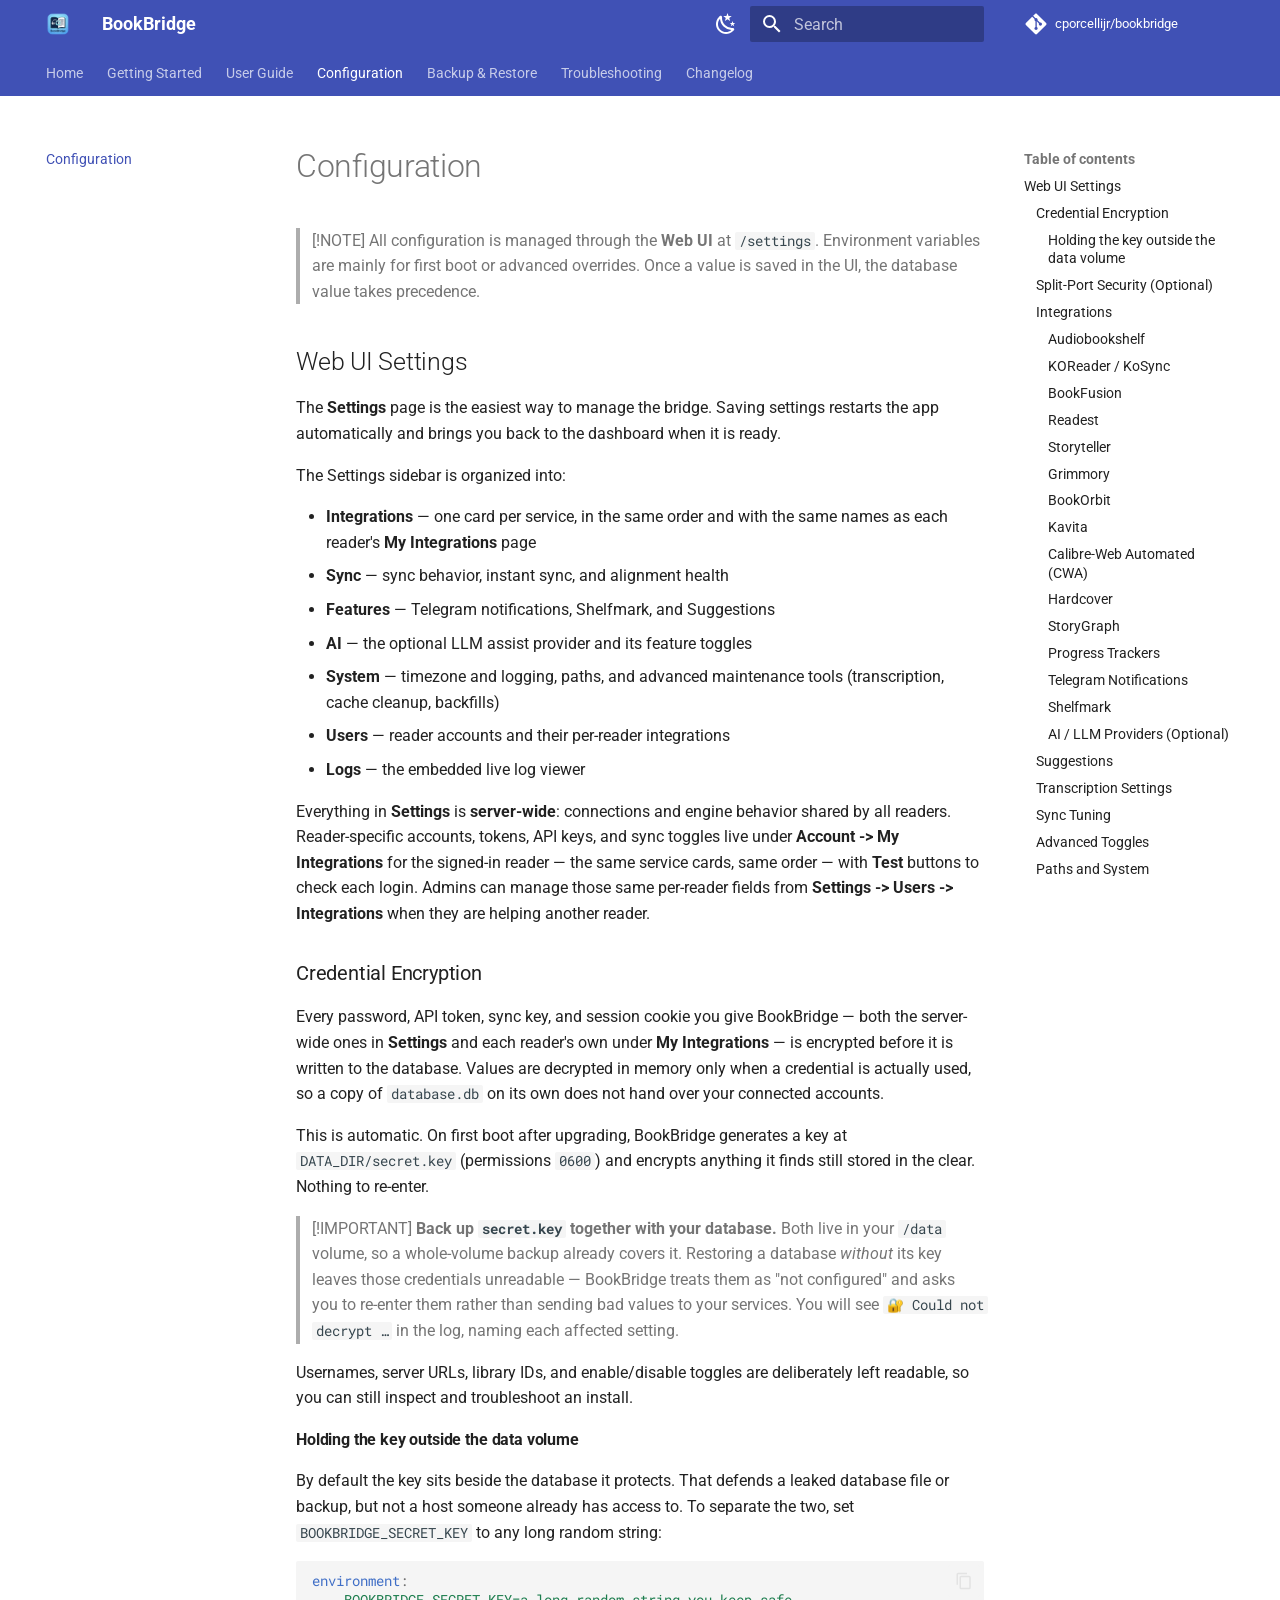
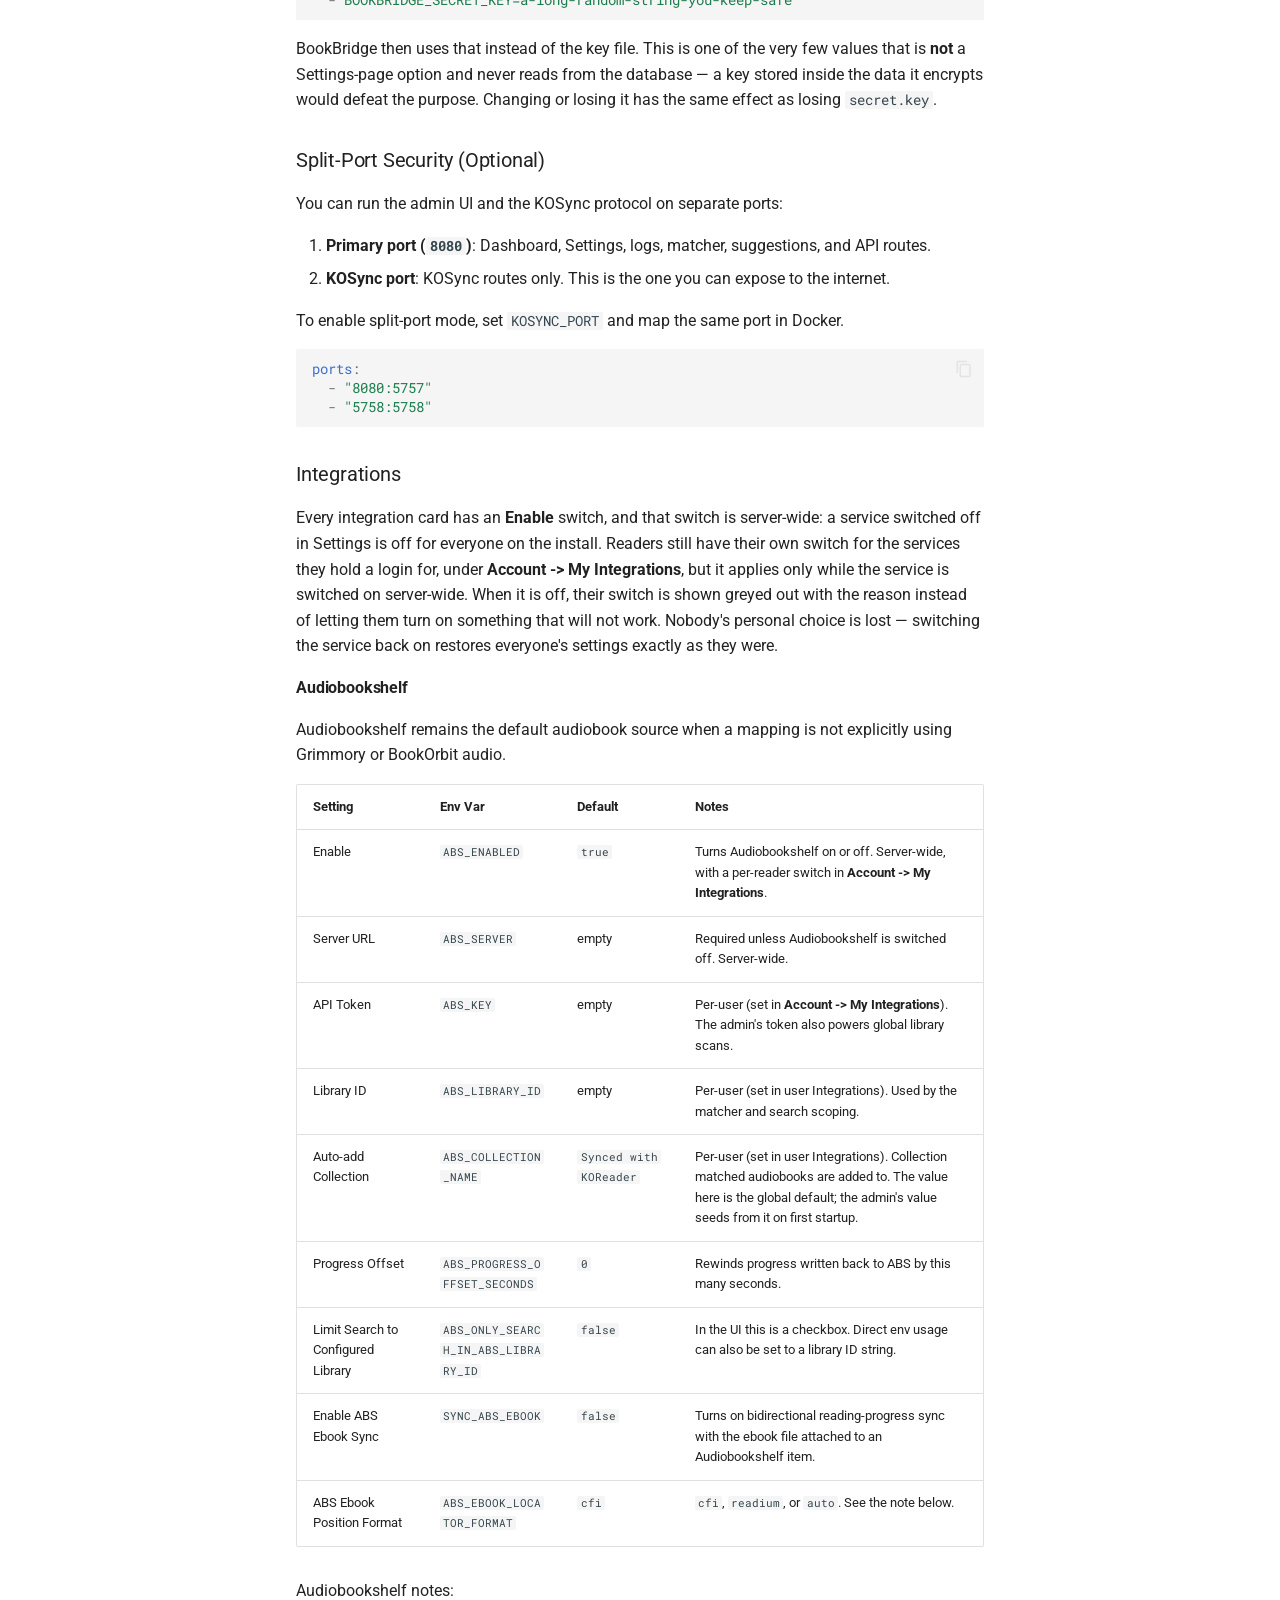
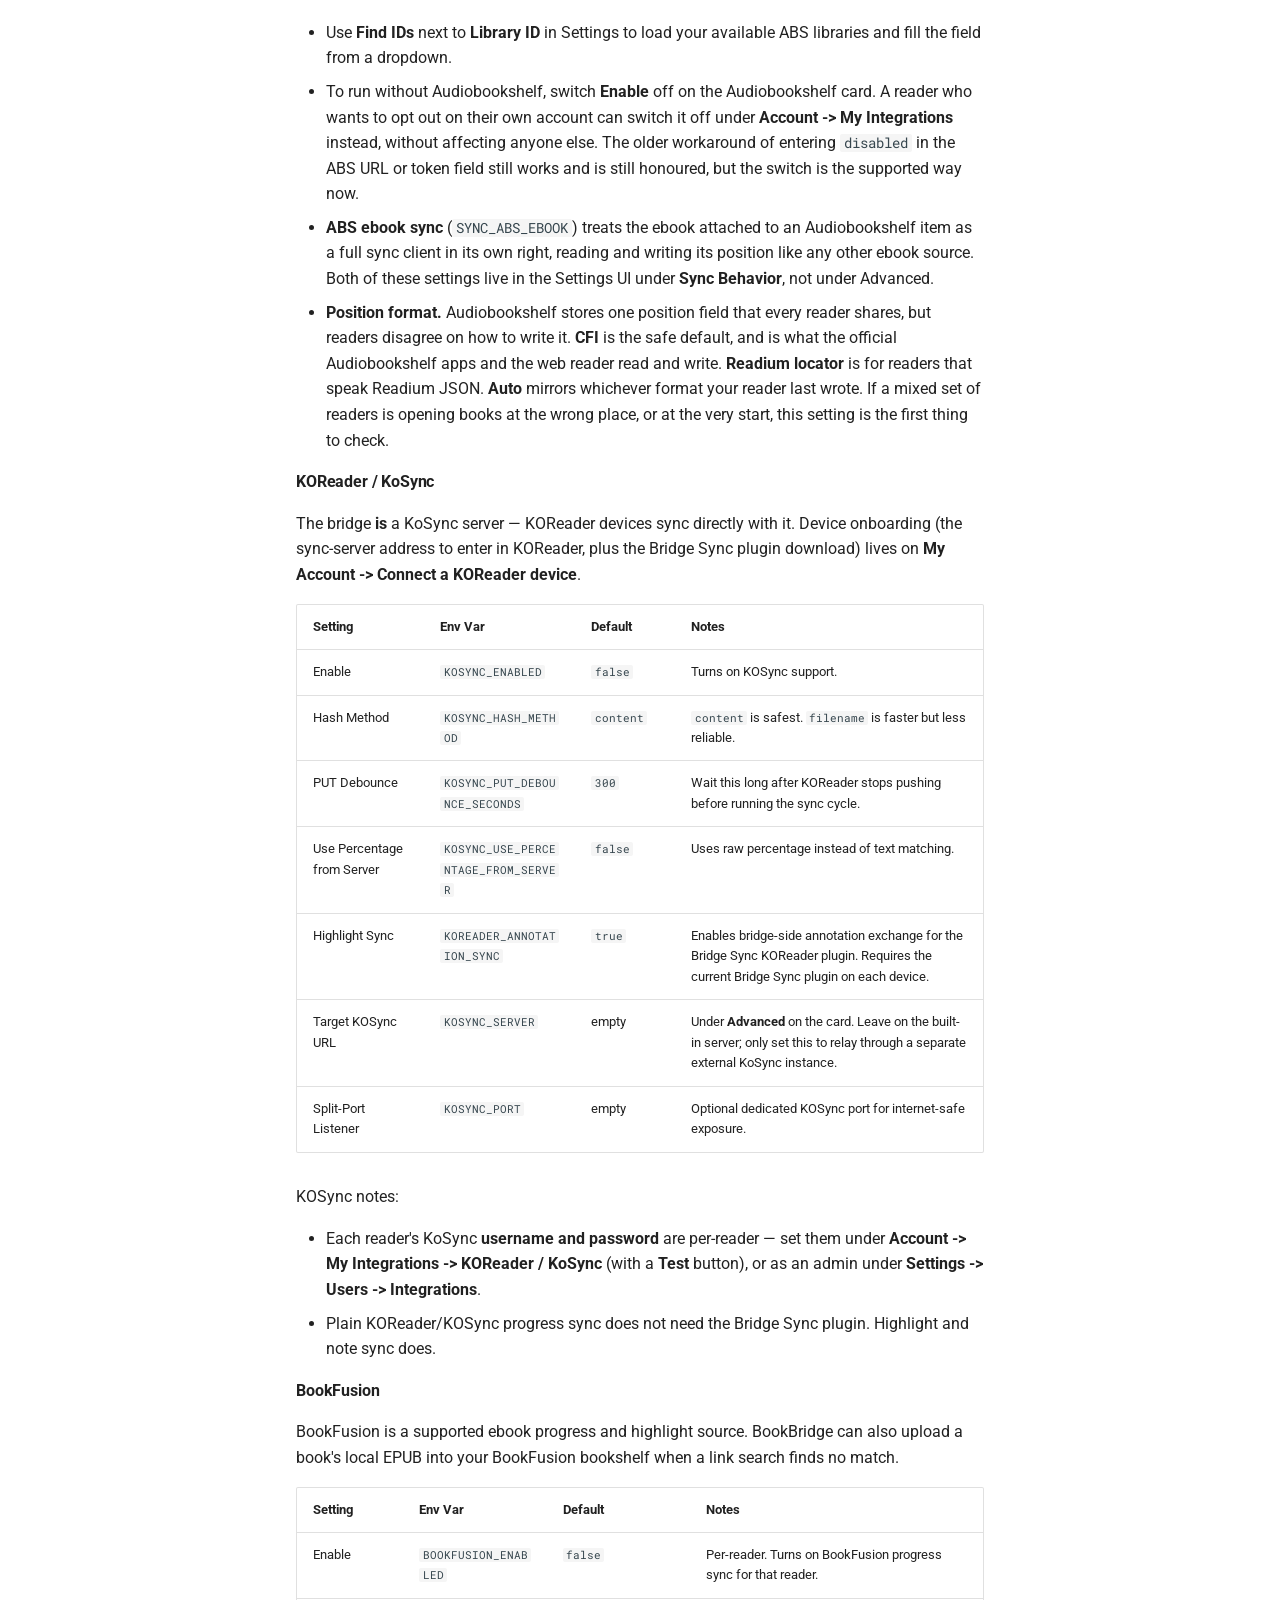
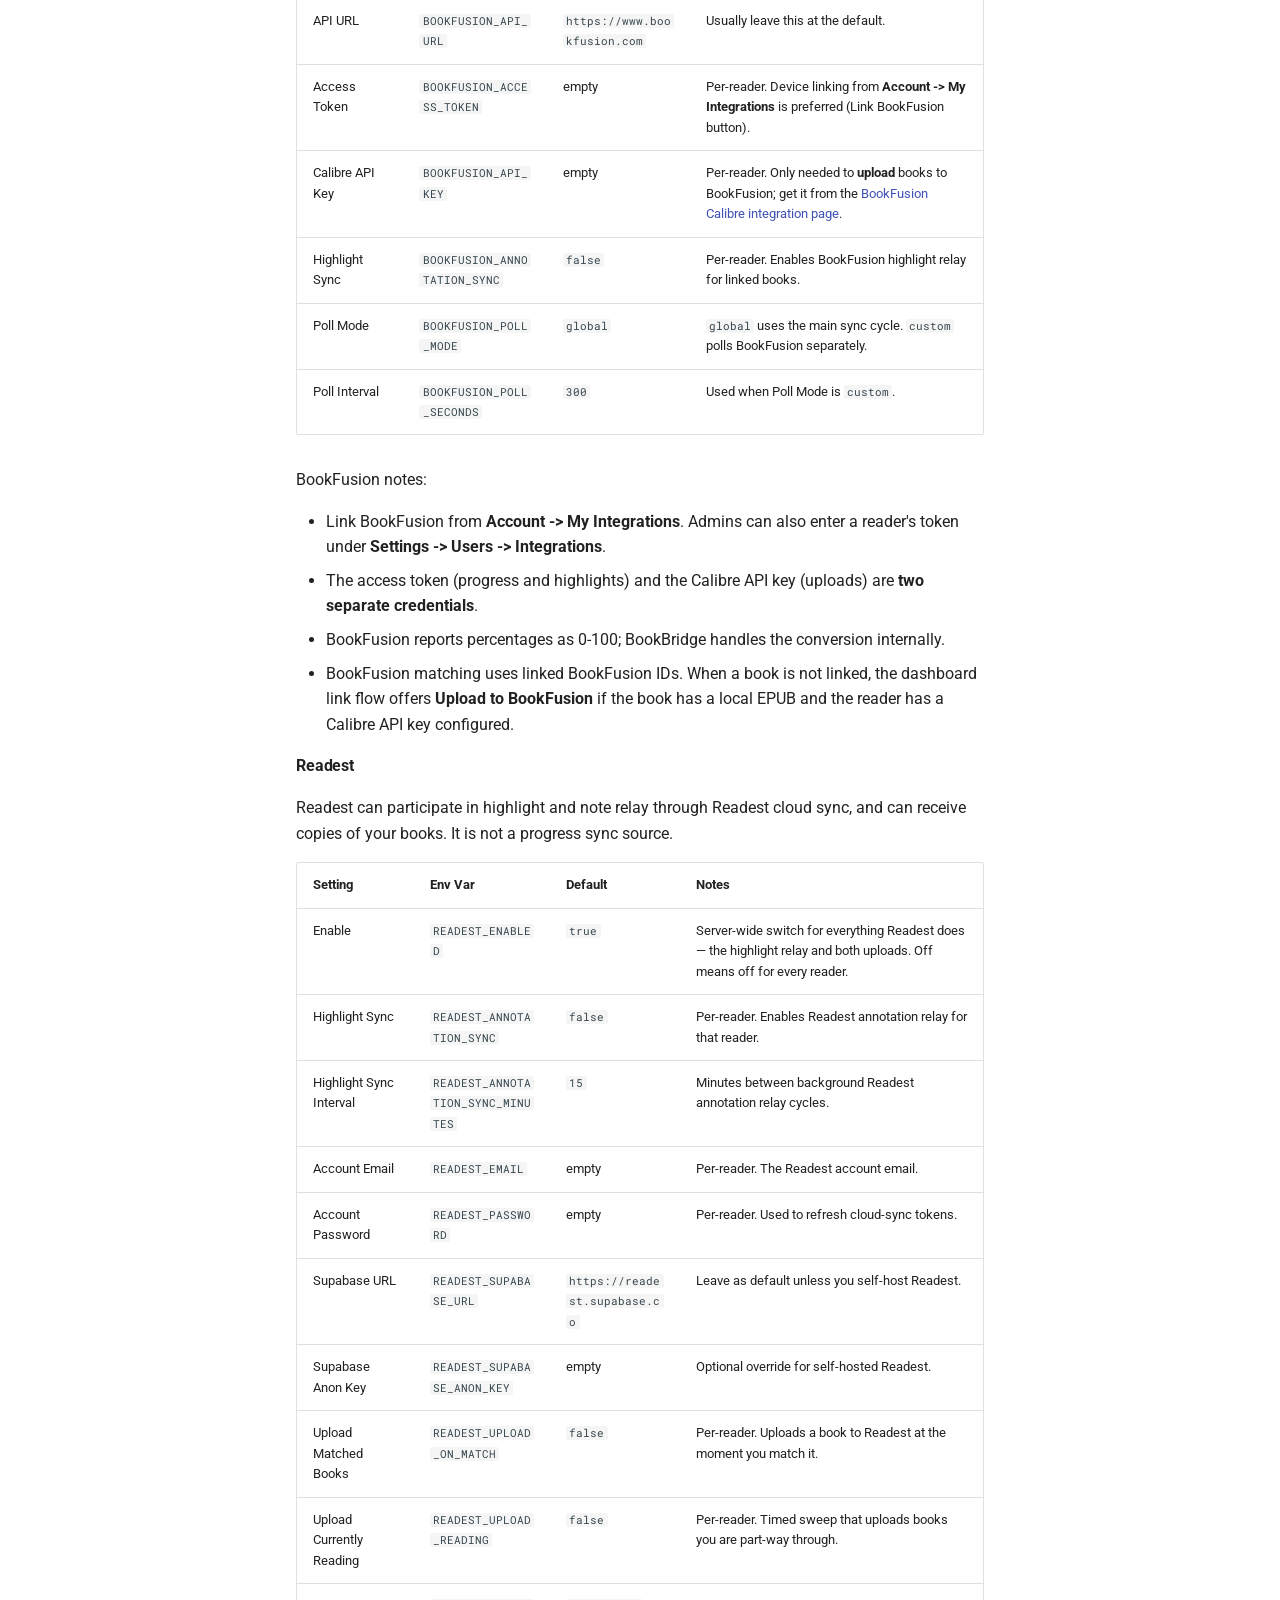
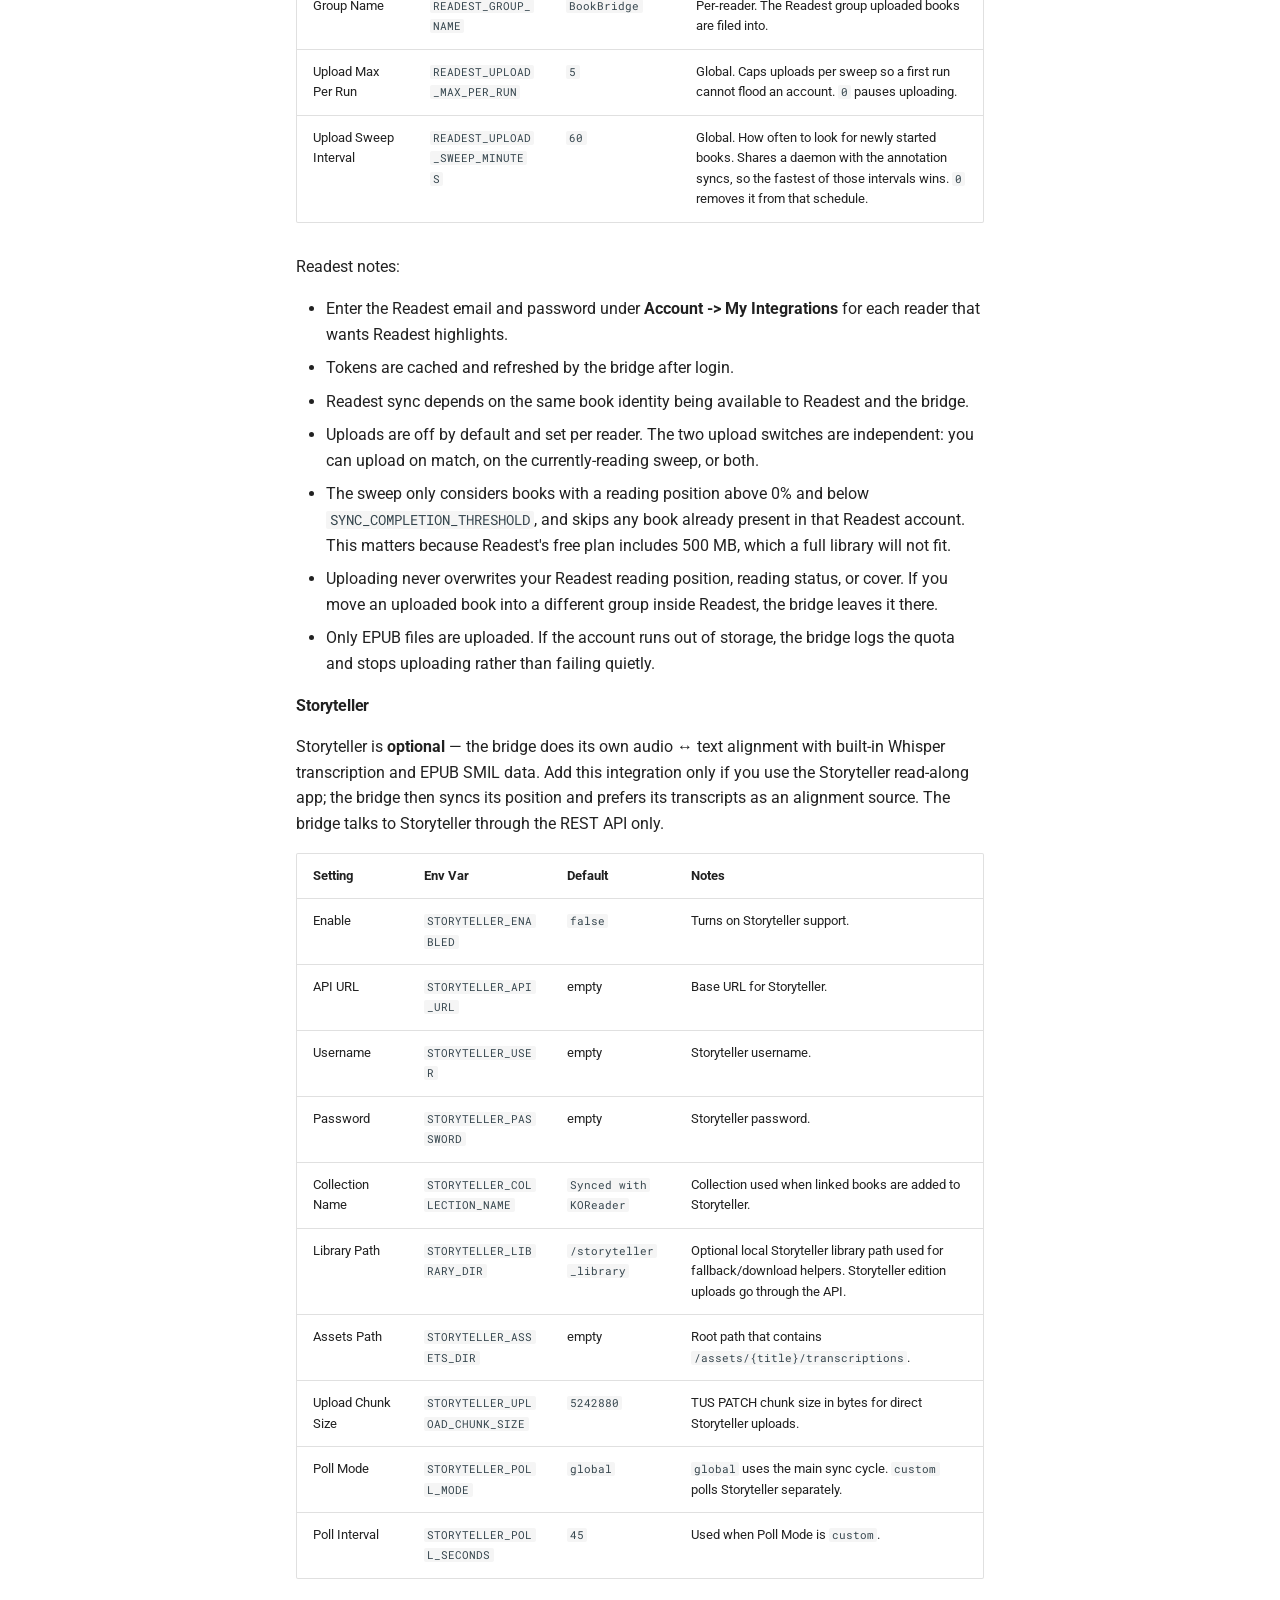
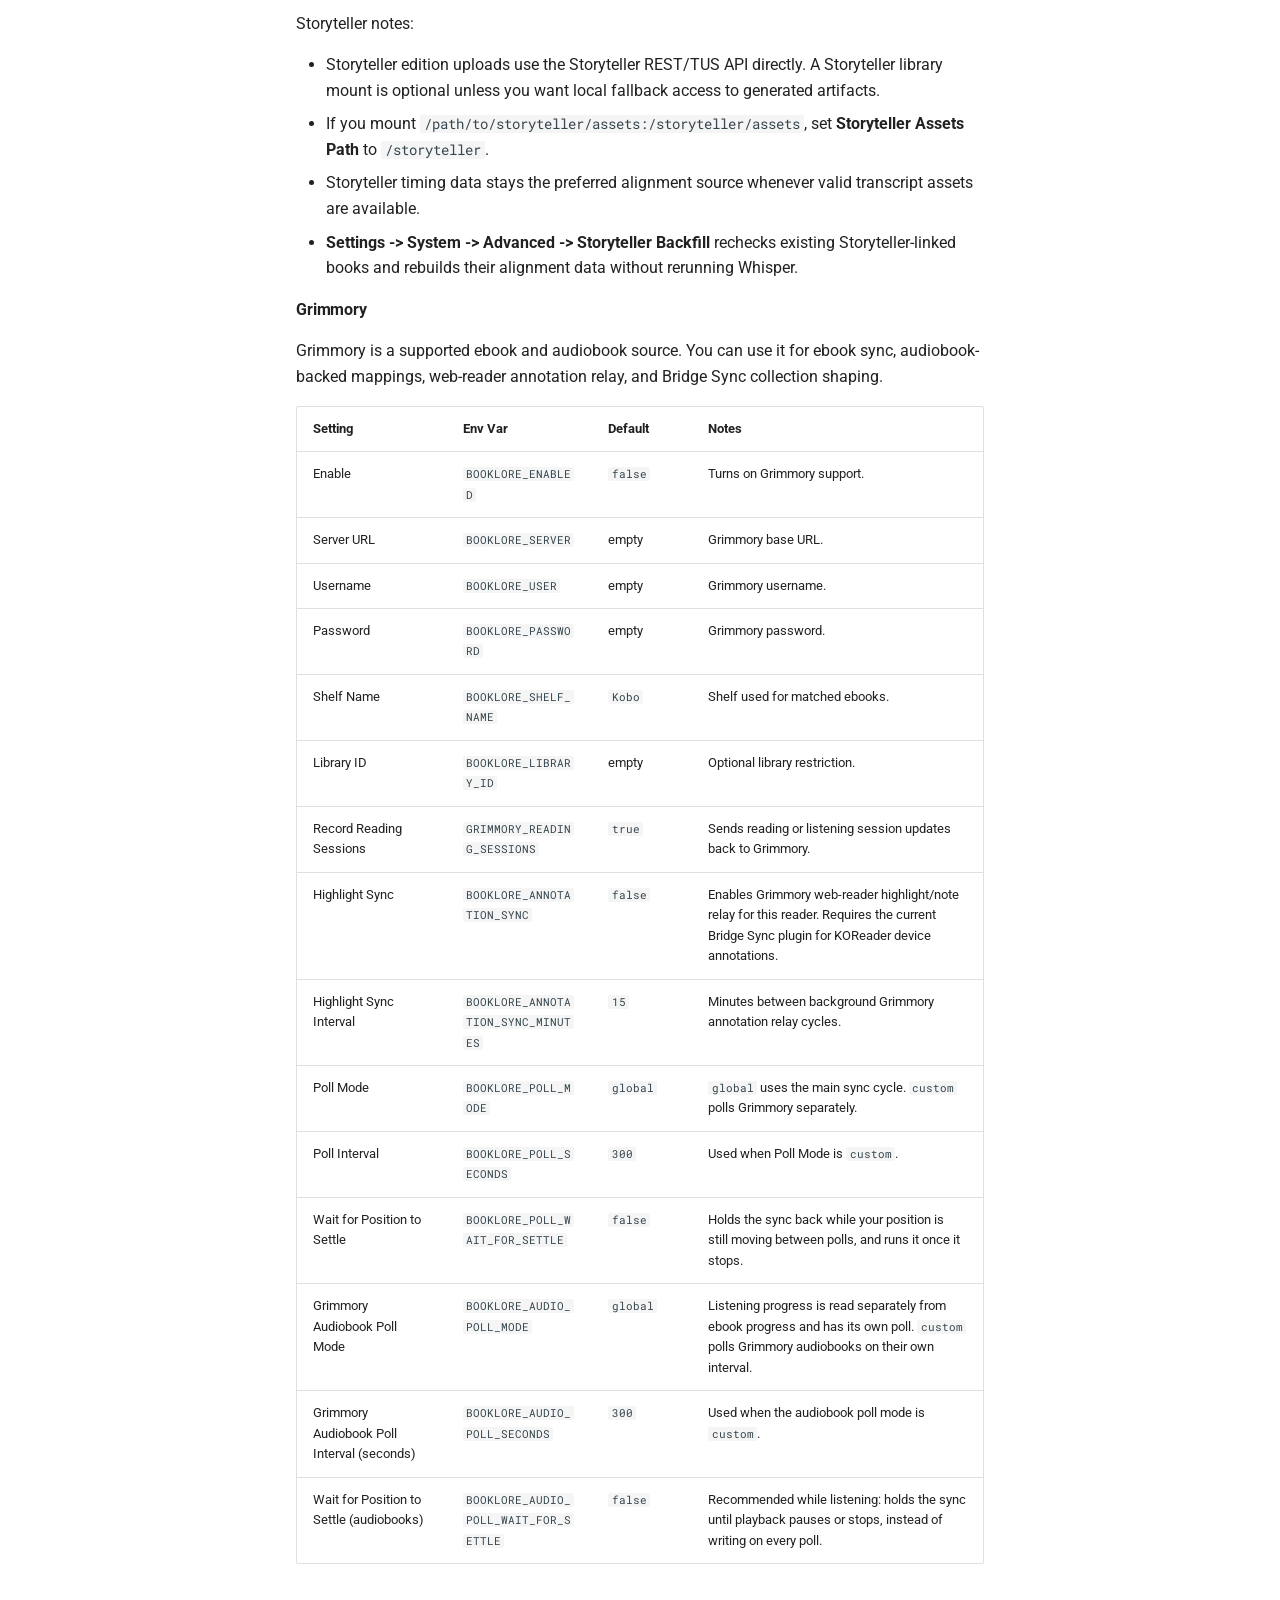
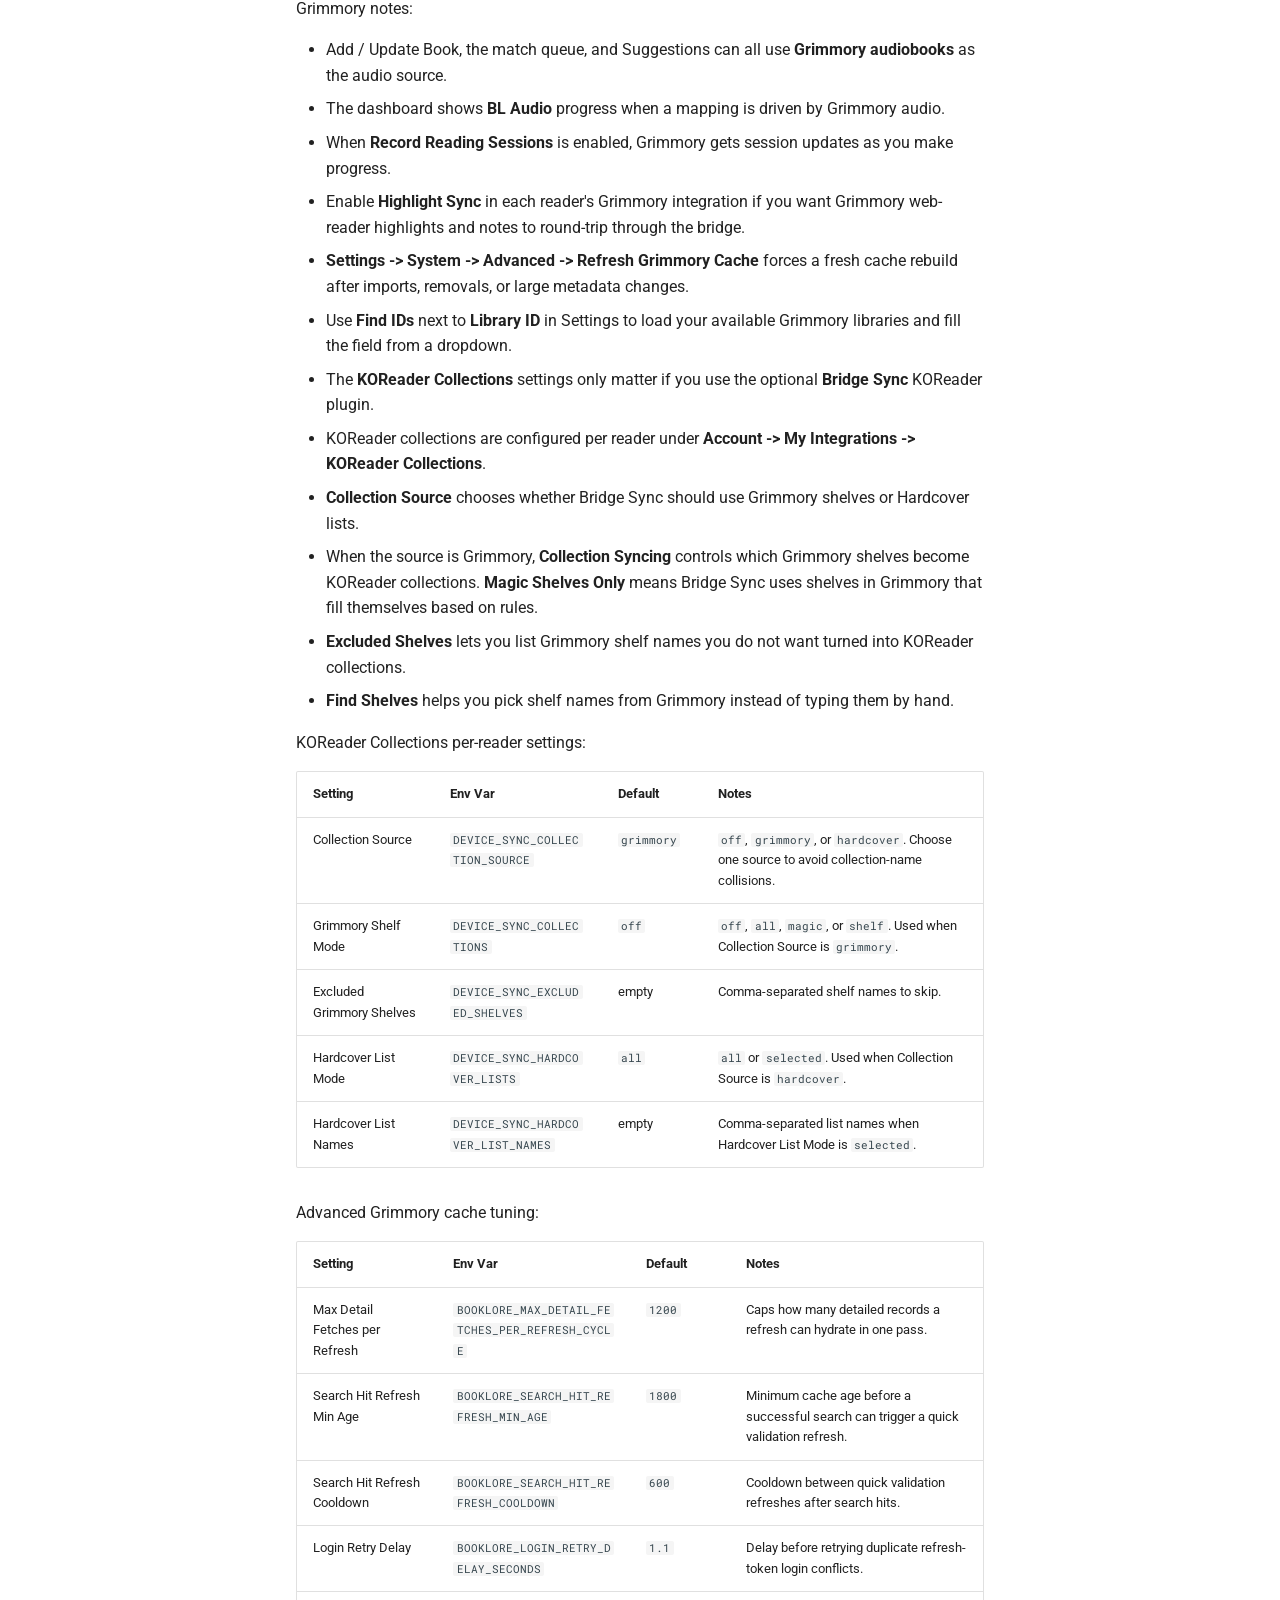
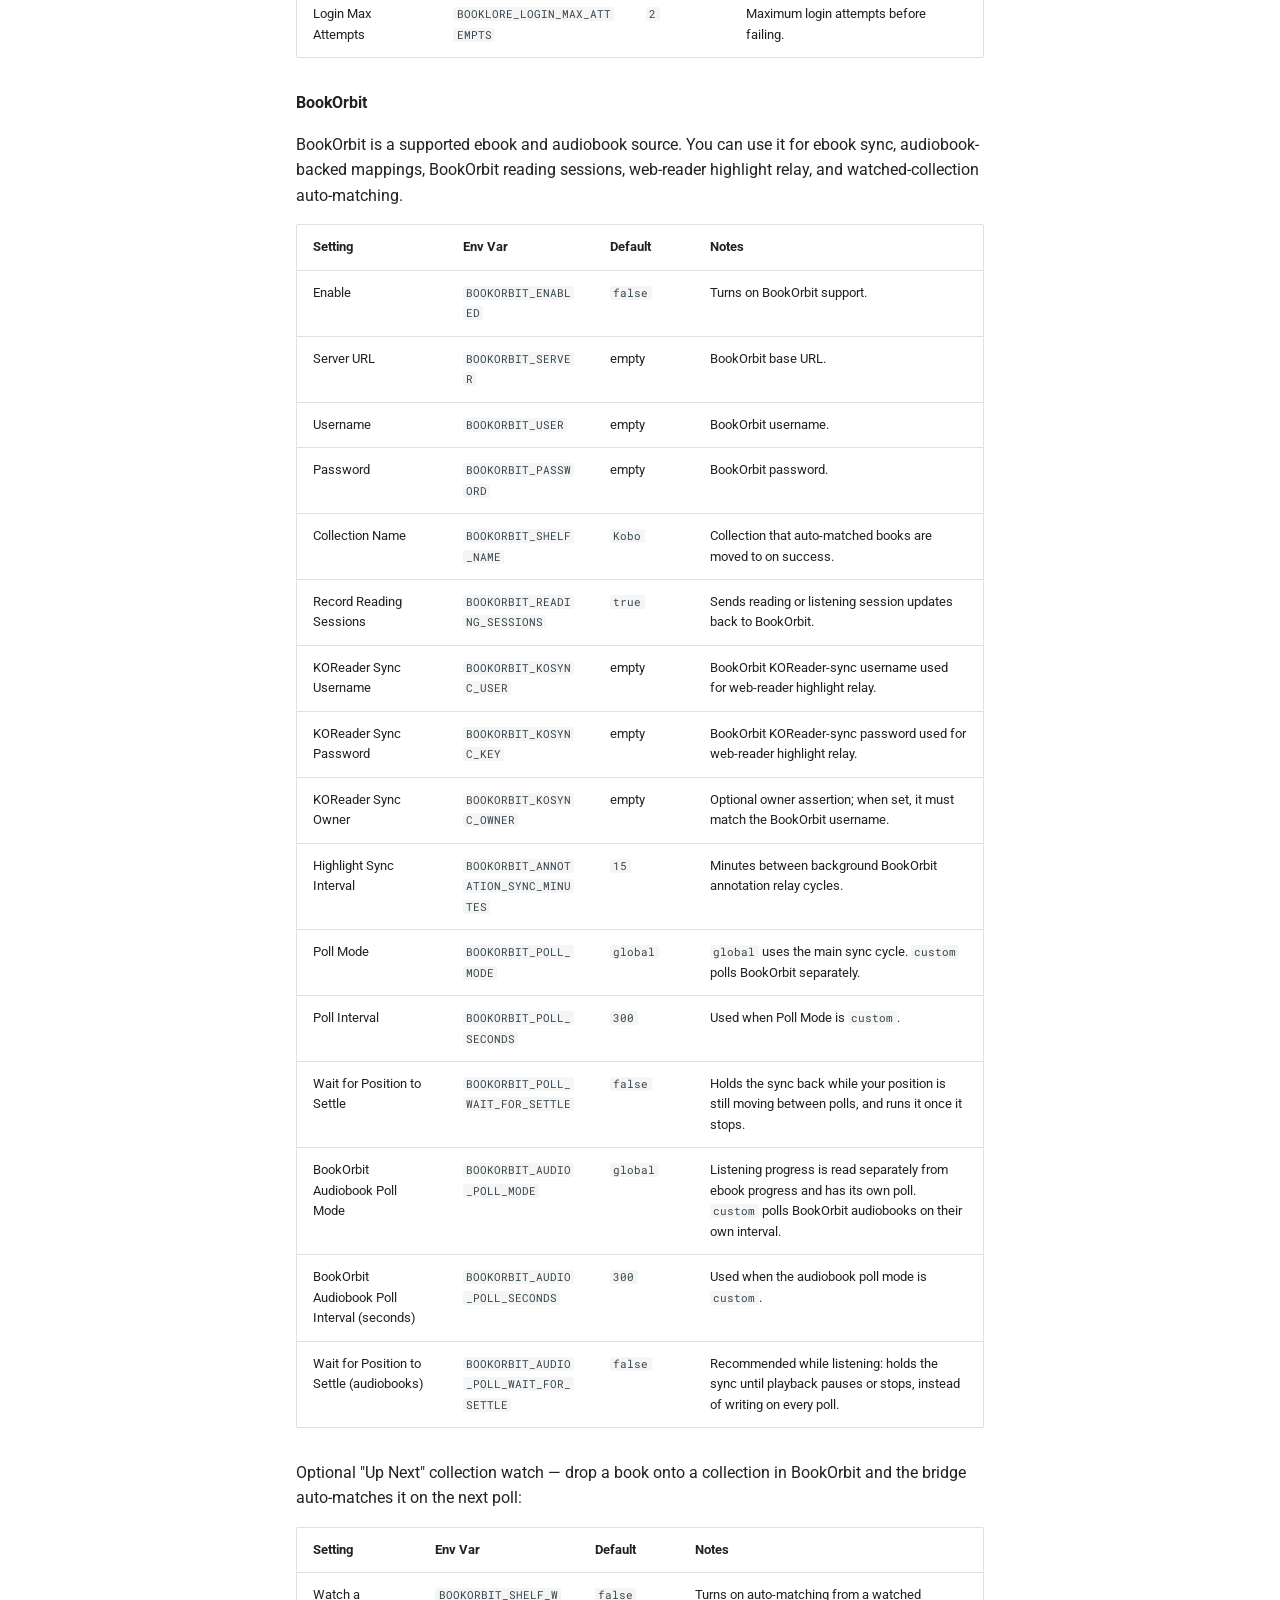
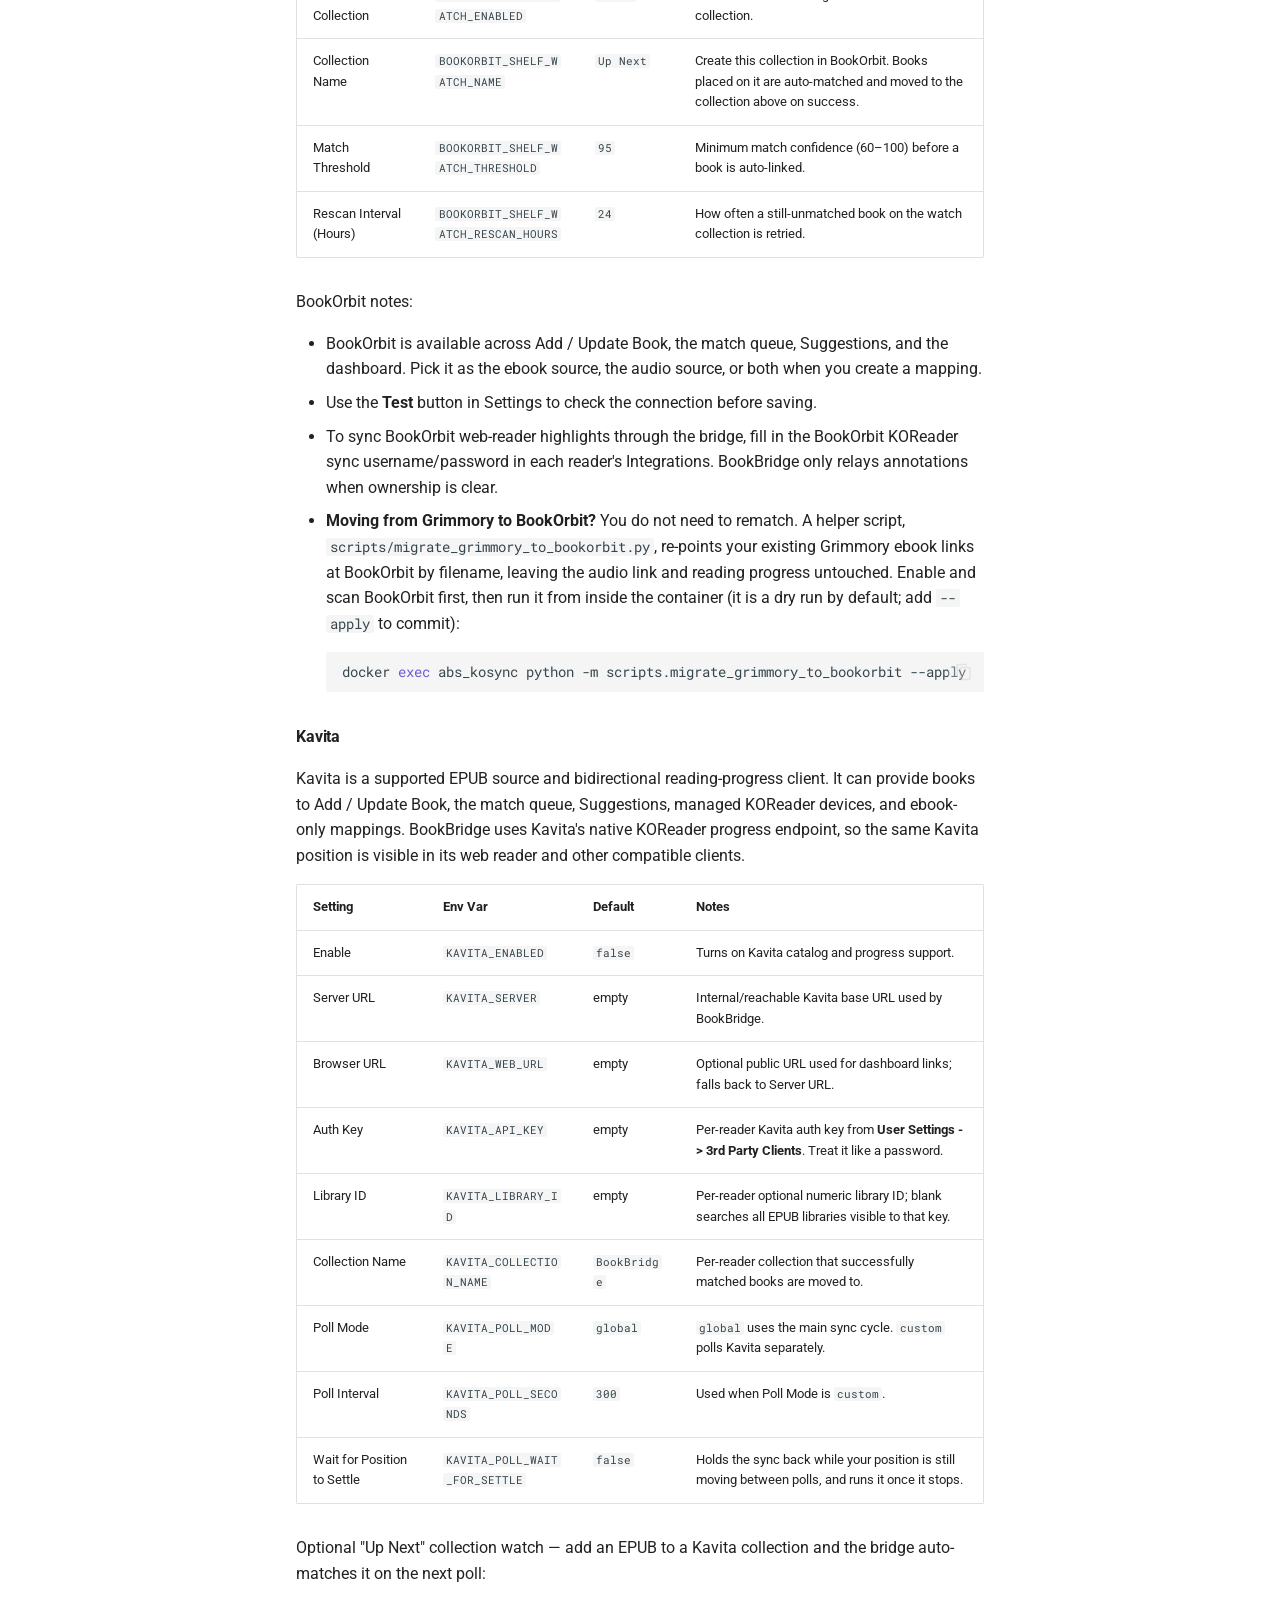
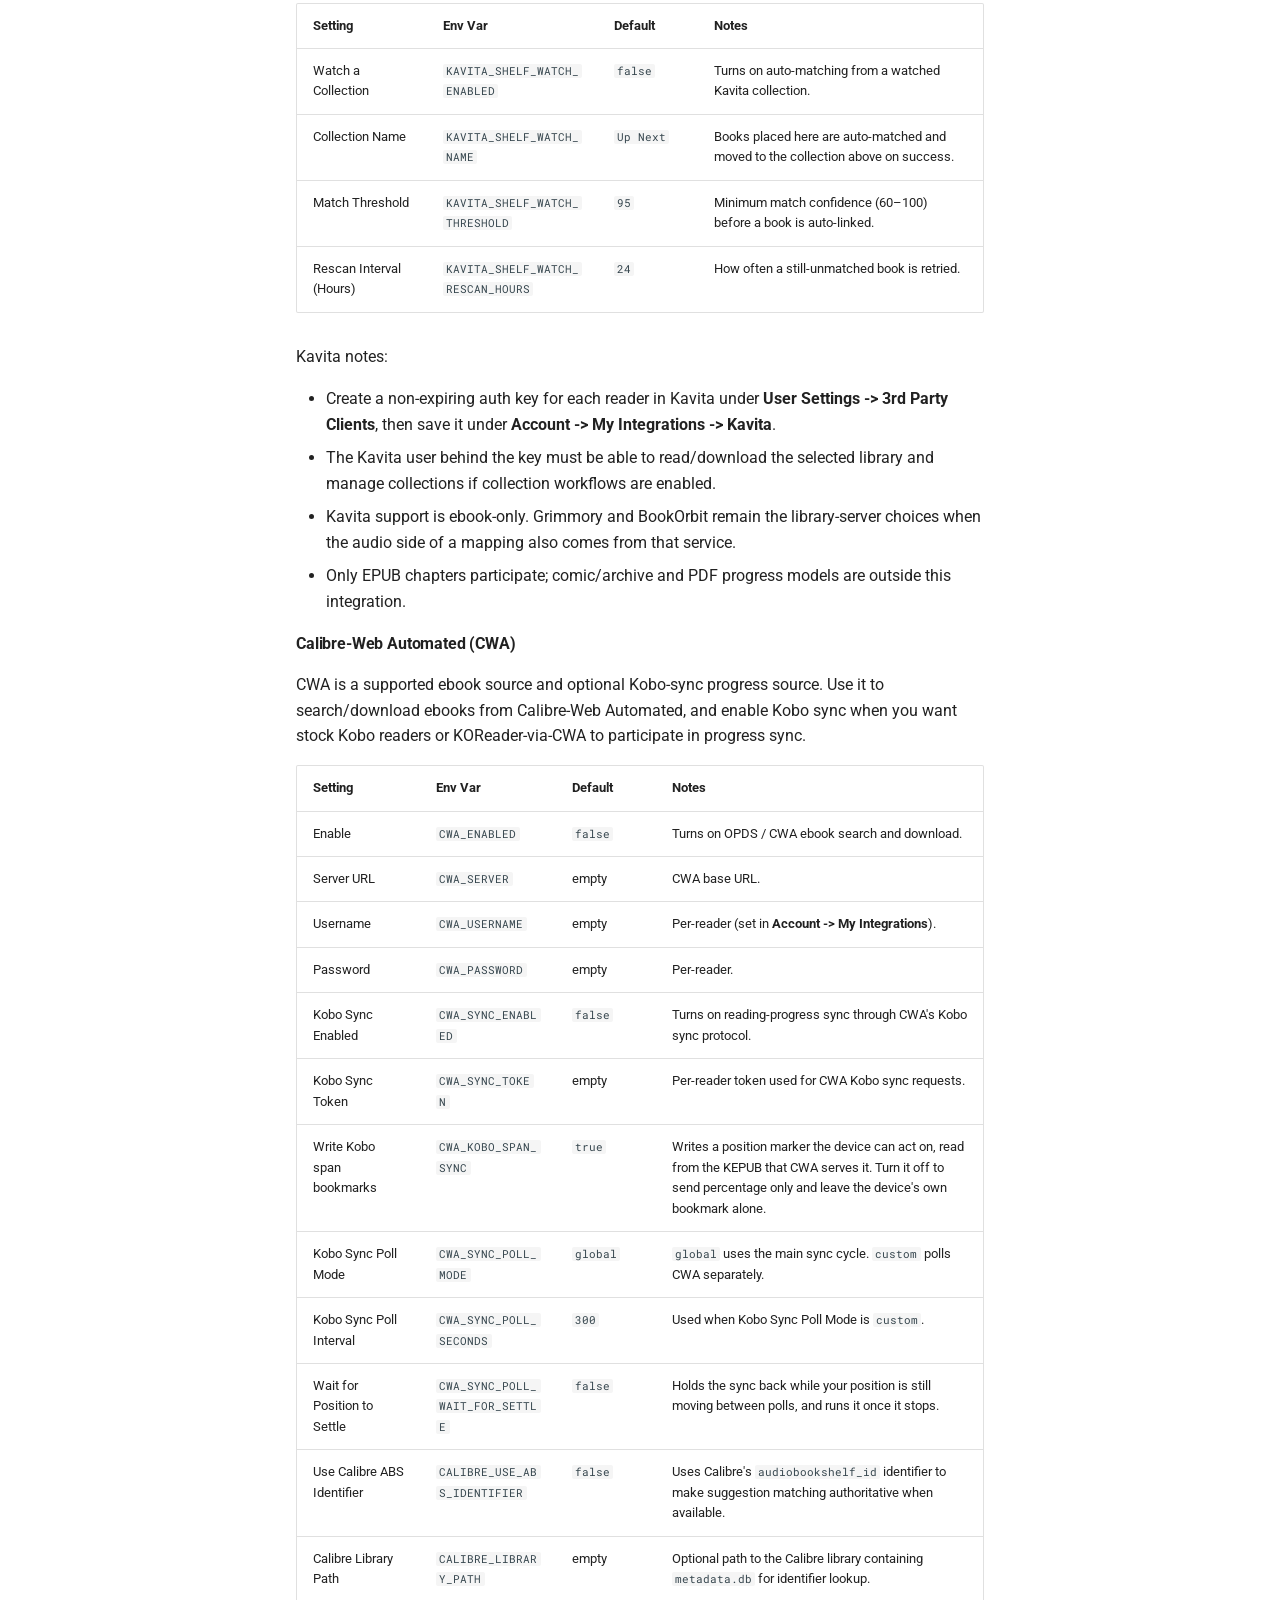
<file: configuration/index.html>
<!doctype html>
<html lang="en" class="no-js">
  <head>
    
      <meta charset="utf-8">
      <meta name="viewport" content="width=device-width,initial-scale=1">
      
        <meta name="description" content="The ultimate bridge for cross-platform reading and listening synchronization.">
      
      
        <meta name="author" content="cporcellijr">
      
      
        <link rel="canonical" href="https://cporcellijr.github.io/bookbridge/configuration/">
      
      
        <link rel="prev" href="../user-guide/">
      
      
        <link rel="next" href="../backup-restore/">
      
      
        
      
      
      <link rel="icon" href="../assets/icon.png">
      <meta name="generator" content="mkdocs-1.6.1, mkdocs-material-9.7.7">
    
    
      
        <title>Configuration - BookBridge</title>
      
    
    
      <link rel="stylesheet" href="../assets/stylesheets/main.ec1eaa64.min.css">
      
        
        <link rel="stylesheet" href="../assets/stylesheets/palette.ab4e12ef.min.css">
      
      


    
    
      
    
    
      
        
        
        <link rel="preconnect" href="https://fonts.gstatic.com" crossorigin>
        <link rel="stylesheet" href="https://fonts.googleapis.com/css?family=Roboto:300,300i,400,400i,700,700i%7CRoboto+Mono:400,400i,700,700i&display=fallback">
        <style>:root{--md-text-font:"Roboto";--md-code-font:"Roboto Mono"}</style>
      
    
    
    <script>__md_scope=new URL("..",location),__md_hash=e=>[...e].reduce(((e,_)=>(e<<5)-e+_.charCodeAt(0)),0),__md_get=(e,_=localStorage,t=__md_scope)=>JSON.parse(_.getItem(t.pathname+"."+e)),__md_set=(e,_,t=localStorage,a=__md_scope)=>{try{t.setItem(a.pathname+"."+e,JSON.stringify(_))}catch(e){}}</script>
    
      

    
    
  </head>
  
  
    
    
      
    
    
    
    
    <body dir="ltr" data-md-color-scheme="default" data-md-color-primary="indigo" data-md-color-accent="indigo">
  
    
    <input class="md-toggle" data-md-toggle="drawer" type="checkbox" id="__drawer" autocomplete="off">
    <input class="md-toggle" data-md-toggle="search" type="checkbox" id="__search" autocomplete="off">
    <label class="md-overlay" for="__drawer"></label>
    <div data-md-component="skip">
      
        
        <a href="#configuration" class="md-skip">
          Skip to content
        </a>
      
    </div>
    <div data-md-component="announce">
      
    </div>
    
    
      

<header class="md-header" data-md-component="header">
  <nav class="md-header__inner md-grid" aria-label="Header">
    <a href=".." title="BookBridge" class="md-header__button md-logo" aria-label="BookBridge" data-md-component="logo">
      
  <img src="../assets/icon.png" alt="logo">

    </a>
    <label class="md-header__button md-icon" for="__drawer">
      
      <svg xmlns="http://www.w3.org/2000/svg" viewBox="0 0 24 24"><path d="M3 6h18v2H3zm0 5h18v2H3zm0 5h18v2H3z"/></svg>
    </label>
    <div class="md-header__title" data-md-component="header-title">
      <div class="md-header__ellipsis">
        <div class="md-header__topic">
          <span class="md-ellipsis">
            BookBridge
          </span>
        </div>
        <div class="md-header__topic" data-md-component="header-topic">
          <span class="md-ellipsis">
            
              Configuration
            
          </span>
        </div>
      </div>
    </div>
    
      
        <form class="md-header__option" data-md-component="palette">
  
    
    
    
    <input class="md-option" data-md-color-media="(prefers-color-scheme: light)" data-md-color-scheme="default" data-md-color-primary="indigo" data-md-color-accent="indigo"  aria-label="Switch to dark mode"  type="radio" name="__palette" id="__palette_0">
    
      <label class="md-header__button md-icon" title="Switch to dark mode" for="__palette_1" hidden>
        <svg xmlns="http://www.w3.org/2000/svg" viewBox="0 0 24 24"><path d="m17.75 4.09-2.53 1.94.91 3.06-2.63-1.81-2.63 1.81.91-3.06-2.53-1.94L12.44 4l1.06-3 1.06 3zm3.5 6.91-1.64 1.25.59 1.98-1.7-1.17-1.7 1.17.59-1.98L15.75 11l2.06-.05L18.5 9l.69 1.95zm-2.28 4.95c.83-.08 1.72 1.1 1.19 1.85-.32.45-.66.87-1.08 1.27C15.17 23 8.84 23 4.94 19.07c-3.91-3.9-3.91-10.24 0-14.14.4-.4.82-.76 1.27-1.08.75-.53 1.93.36 1.85 1.19-.27 2.86.69 5.83 2.89 8.02a9.96 9.96 0 0 0 8.02 2.89m-1.64 2.02a12.08 12.08 0 0 1-7.8-3.47c-2.17-2.19-3.33-5-3.49-7.82-2.81 3.14-2.7 7.96.31 10.98 3.02 3.01 7.84 3.12 10.98.31"/></svg>
      </label>
    
  
    
    
    
    <input class="md-option" data-md-color-media="(prefers-color-scheme: dark)" data-md-color-scheme="slate" data-md-color-primary="indigo" data-md-color-accent="indigo"  aria-label="Switch to light mode"  type="radio" name="__palette" id="__palette_1">
    
      <label class="md-header__button md-icon" title="Switch to light mode" for="__palette_0" hidden>
        <svg xmlns="http://www.w3.org/2000/svg" viewBox="0 0 24 24"><path d="M12 7a5 5 0 0 1 5 5 5 5 0 0 1-5 5 5 5 0 0 1-5-5 5 5 0 0 1 5-5m0 2a3 3 0 0 0-3 3 3 3 0 0 0 3 3 3 3 0 0 0 3-3 3 3 0 0 0-3-3m0-7 2.39 3.42C13.65 5.15 12.84 5 12 5s-1.65.15-2.39.42zM3.34 7l4.16-.35A7.2 7.2 0 0 0 5.94 8.5c-.44.74-.69 1.5-.83 2.29zm.02 10 1.76-3.77a7.131 7.131 0 0 0 2.38 4.14zM20.65 7l-1.77 3.79a7.02 7.02 0 0 0-2.38-4.15zm-.01 10-4.14.36c.59-.51 1.12-1.14 1.54-1.86.42-.73.69-1.5.83-2.29zM12 22l-2.41-3.44c.74.27 1.55.44 2.41.44.82 0 1.63-.17 2.37-.44z"/></svg>
      </label>
    
  
</form>
      
    
    
      <script>var palette=__md_get("__palette");if(palette&&palette.color){if("(prefers-color-scheme)"===palette.color.media){var media=matchMedia("(prefers-color-scheme: light)"),input=document.querySelector(media.matches?"[data-md-color-media='(prefers-color-scheme: light)']":"[data-md-color-media='(prefers-color-scheme: dark)']");palette.color.media=input.getAttribute("data-md-color-media"),palette.color.scheme=input.getAttribute("data-md-color-scheme"),palette.color.primary=input.getAttribute("data-md-color-primary"),palette.color.accent=input.getAttribute("data-md-color-accent")}for(var[key,value]of Object.entries(palette.color))document.body.setAttribute("data-md-color-"+key,value)}</script>
    
    
    
      
      
        <label class="md-header__button md-icon" for="__search">
          
          <svg xmlns="http://www.w3.org/2000/svg" viewBox="0 0 24 24"><path d="M9.5 3A6.5 6.5 0 0 1 16 9.5c0 1.61-.59 3.09-1.56 4.23l.27.27h.79l5 5-1.5 1.5-5-5v-.79l-.27-.27A6.52 6.52 0 0 1 9.5 16 6.5 6.5 0 0 1 3 9.5 6.5 6.5 0 0 1 9.5 3m0 2C7 5 5 7 5 9.5S7 14 9.5 14 14 12 14 9.5 12 5 9.5 5"/></svg>
        </label>
        <div class="md-search" data-md-component="search" role="dialog">
  <label class="md-search__overlay" for="__search"></label>
  <div class="md-search__inner" role="search">
    <form class="md-search__form" name="search">
      <input type="text" class="md-search__input" name="query" aria-label="Search" placeholder="Search" autocapitalize="off" autocorrect="off" autocomplete="off" spellcheck="false" data-md-component="search-query" required>
      <label class="md-search__icon md-icon" for="__search">
        
        <svg xmlns="http://www.w3.org/2000/svg" viewBox="0 0 24 24"><path d="M9.5 3A6.5 6.5 0 0 1 16 9.5c0 1.61-.59 3.09-1.56 4.23l.27.27h.79l5 5-1.5 1.5-5-5v-.79l-.27-.27A6.52 6.52 0 0 1 9.5 16 6.5 6.5 0 0 1 3 9.5 6.5 6.5 0 0 1 9.5 3m0 2C7 5 5 7 5 9.5S7 14 9.5 14 14 12 14 9.5 12 5 9.5 5"/></svg>
        
        <svg xmlns="http://www.w3.org/2000/svg" viewBox="0 0 24 24"><path d="M20 11v2H8l5.5 5.5-1.42 1.42L4.16 12l7.92-7.92L13.5 5.5 8 11z"/></svg>
      </label>
      <nav class="md-search__options" aria-label="Search">
        
        <button type="reset" class="md-search__icon md-icon" title="Clear" aria-label="Clear" tabindex="-1">
          
          <svg xmlns="http://www.w3.org/2000/svg" viewBox="0 0 24 24"><path d="M19 6.41 17.59 5 12 10.59 6.41 5 5 6.41 10.59 12 5 17.59 6.41 19 12 13.41 17.59 19 19 17.59 13.41 12z"/></svg>
        </button>
      </nav>
      
        <div class="md-search__suggest" data-md-component="search-suggest"></div>
      
    </form>
    <div class="md-search__output">
      <div class="md-search__scrollwrap" tabindex="0" data-md-scrollfix>
        <div class="md-search-result" data-md-component="search-result">
          <div class="md-search-result__meta">
            Initializing search
          </div>
          <ol class="md-search-result__list" role="presentation"></ol>
        </div>
      </div>
    </div>
  </div>
</div>
      
    
    
      <div class="md-header__source">
        <a href="https://github.com/cporcellijr/bookbridge" title="Go to repository" class="md-source" data-md-component="source">
  <div class="md-source__icon md-icon">
    
    <svg xmlns="http://www.w3.org/2000/svg" viewBox="0 0 448 512"><!--! Font Awesome Free 7.1.0 by @fontawesome - https://fontawesome.com License - https://fontawesome.com/license/free (Icons: CC BY 4.0, Fonts: SIL OFL 1.1, Code: MIT License) Copyright 2025 Fonticons, Inc.--><path d="M439.6 236.1 244 40.5c-5.4-5.5-12.8-8.5-20.4-8.5s-15 3-20.4 8.4L162.5 81l51.5 51.5c27.1-9.1 52.7 16.8 43.4 43.7l49.7 49.7c34.2-11.8 61.2 31 35.5 56.7-26.5 26.5-70.2-2.9-56-37.3L240.3 199v121.9c25.3 12.5 22.3 41.8 9.1 55-6.4 6.4-15.2 10.1-24.3 10.1s-17.8-3.6-24.3-10.1c-17.6-17.6-11.1-46.9 11.2-56v-123c-20.8-8.5-24.6-30.7-18.6-45L142.6 101 8.5 235.1C3 240.6 0 247.9 0 255.5s3 15 8.5 20.4l195.6 195.7c5.4 5.4 12.7 8.4 20.4 8.4s15-3 20.4-8.4l194.7-194.7c5.4-5.4 8.4-12.8 8.4-20.4s-3-15-8.4-20.4"/></svg>
  </div>
  <div class="md-source__repository">
    cporcellijr/bookbridge
  </div>
</a>
      </div>
    
  </nav>
  
</header>
    
    <div class="md-container" data-md-component="container">
      
      
        
          
            
<nav class="md-tabs" aria-label="Tabs" data-md-component="tabs">
  <div class="md-grid">
    <ul class="md-tabs__list">
      
        
  
  
  
  
    <li class="md-tabs__item">
      <a href=".." class="md-tabs__link">
        
  
  
    
  
  Home

      </a>
    </li>
  

      
        
  
  
  
  
    <li class="md-tabs__item">
      <a href="../getting-started/" class="md-tabs__link">
        
  
  
    
  
  Getting Started

      </a>
    </li>
  

      
        
  
  
  
  
    <li class="md-tabs__item">
      <a href="../user-guide/" class="md-tabs__link">
        
  
  
    
  
  User Guide

      </a>
    </li>
  

      
        
  
  
  
    
  
  
    <li class="md-tabs__item md-tabs__item--active">
      <a href="./" class="md-tabs__link">
        
  
  
    
  
  Configuration

      </a>
    </li>
  

      
        
  
  
  
  
    <li class="md-tabs__item">
      <a href="../backup-restore/" class="md-tabs__link">
        
  
  
    
  
  Backup & Restore

      </a>
    </li>
  

      
        
  
  
  
  
    <li class="md-tabs__item">
      <a href="../troubleshooting/" class="md-tabs__link">
        
  
  
    
  
  Troubleshooting

      </a>
    </li>
  

      
        
  
  
  
  
    <li class="md-tabs__item">
      <a href="../changelog/" class="md-tabs__link">
        
  
  
    
  
  Changelog

      </a>
    </li>
  

      
    </ul>
  </div>
</nav>
          
        
      
      <main class="md-main" data-md-component="main">
        <div class="md-main__inner md-grid">
          
            
              
              <div class="md-sidebar md-sidebar--primary" data-md-component="sidebar" data-md-type="navigation" >
                <div class="md-sidebar__scrollwrap">
                  <div class="md-sidebar__inner">
                    


  


<nav class="md-nav md-nav--primary md-nav--lifted" aria-label="Navigation" data-md-level="0">
  <label class="md-nav__title" for="__drawer">
    <a href=".." title="BookBridge" class="md-nav__button md-logo" aria-label="BookBridge" data-md-component="logo">
      
  <img src="../assets/icon.png" alt="logo">

    </a>
    BookBridge
  </label>
  
    <div class="md-nav__source">
      <a href="https://github.com/cporcellijr/bookbridge" title="Go to repository" class="md-source" data-md-component="source">
  <div class="md-source__icon md-icon">
    
    <svg xmlns="http://www.w3.org/2000/svg" viewBox="0 0 448 512"><!--! Font Awesome Free 7.1.0 by @fontawesome - https://fontawesome.com License - https://fontawesome.com/license/free (Icons: CC BY 4.0, Fonts: SIL OFL 1.1, Code: MIT License) Copyright 2025 Fonticons, Inc.--><path d="M439.6 236.1 244 40.5c-5.4-5.5-12.8-8.5-20.4-8.5s-15 3-20.4 8.4L162.5 81l51.5 51.5c27.1-9.1 52.7 16.8 43.4 43.7l49.7 49.7c34.2-11.8 61.2 31 35.5 56.7-26.5 26.5-70.2-2.9-56-37.3L240.3 199v121.9c25.3 12.5 22.3 41.8 9.1 55-6.4 6.4-15.2 10.1-24.3 10.1s-17.8-3.6-24.3-10.1c-17.6-17.6-11.1-46.9 11.2-56v-123c-20.8-8.5-24.6-30.7-18.6-45L142.6 101 8.5 235.1C3 240.6 0 247.9 0 255.5s3 15 8.5 20.4l195.6 195.7c5.4 5.4 12.7 8.4 20.4 8.4s15-3 20.4-8.4l194.7-194.7c5.4-5.4 8.4-12.8 8.4-20.4s-3-15-8.4-20.4"/></svg>
  </div>
  <div class="md-source__repository">
    cporcellijr/bookbridge
  </div>
</a>
    </div>
  
  <ul class="md-nav__list" data-md-scrollfix>
    
      
      
  
  
  
  
    <li class="md-nav__item">
      <a href=".." class="md-nav__link">
        
  
  
  <span class="md-ellipsis">
    
  
    Home
  

    
  </span>
  
  

      </a>
    </li>
  

    
      
      
  
  
  
  
    <li class="md-nav__item">
      <a href="../getting-started/" class="md-nav__link">
        
  
  
  <span class="md-ellipsis">
    
  
    Getting Started
  

    
  </span>
  
  

      </a>
    </li>
  

    
      
      
  
  
  
  
    <li class="md-nav__item">
      <a href="../user-guide/" class="md-nav__link">
        
  
  
  <span class="md-ellipsis">
    
  
    User Guide
  

    
  </span>
  
  

      </a>
    </li>
  

    
      
      
  
  
    
  
  
  
    <li class="md-nav__item md-nav__item--active">
      
      <input class="md-nav__toggle md-toggle" type="checkbox" id="__toc">
      
      
        
      
      
        <label class="md-nav__link md-nav__link--active" for="__toc">
          
  
  
  <span class="md-ellipsis">
    
  
    Configuration
  

    
  </span>
  
  

          <span class="md-nav__icon md-icon"></span>
        </label>
      
      <a href="./" class="md-nav__link md-nav__link--active">
        
  
  
  <span class="md-ellipsis">
    
  
    Configuration
  

    
  </span>
  
  

      </a>
      
        

<nav class="md-nav md-nav--secondary" aria-label="Table of contents">
  
  
  
    
  
  
    <label class="md-nav__title" for="__toc">
      <span class="md-nav__icon md-icon"></span>
      Table of contents
    </label>
    <ul class="md-nav__list" data-md-component="toc" data-md-scrollfix>
      
        <li class="md-nav__item">
  <a href="#web-ui-settings" class="md-nav__link">
    <span class="md-ellipsis">
      
        Web UI Settings
      
    </span>
  </a>
  
    <nav class="md-nav" aria-label="Web UI Settings">
      <ul class="md-nav__list">
        
          <li class="md-nav__item">
  <a href="#credential-encryption" class="md-nav__link">
    <span class="md-ellipsis">
      
        Credential Encryption
      
    </span>
  </a>
  
    <nav class="md-nav" aria-label="Credential Encryption">
      <ul class="md-nav__list">
        
          <li class="md-nav__item">
  <a href="#holding-the-key-outside-the-data-volume" class="md-nav__link">
    <span class="md-ellipsis">
      
        Holding the key outside the data volume
      
    </span>
  </a>
  
</li>
        
      </ul>
    </nav>
  
</li>
        
          <li class="md-nav__item">
  <a href="#split-port-security-optional" class="md-nav__link">
    <span class="md-ellipsis">
      
        Split-Port Security (Optional)
      
    </span>
  </a>
  
</li>
        
          <li class="md-nav__item">
  <a href="#integrations" class="md-nav__link">
    <span class="md-ellipsis">
      
        Integrations
      
    </span>
  </a>
  
    <nav class="md-nav" aria-label="Integrations">
      <ul class="md-nav__list">
        
          <li class="md-nav__item">
  <a href="#audiobookshelf" class="md-nav__link">
    <span class="md-ellipsis">
      
        Audiobookshelf
      
    </span>
  </a>
  
</li>
        
          <li class="md-nav__item">
  <a href="#koreader-kosync" class="md-nav__link">
    <span class="md-ellipsis">
      
        KOReader / KoSync
      
    </span>
  </a>
  
</li>
        
          <li class="md-nav__item">
  <a href="#bookfusion" class="md-nav__link">
    <span class="md-ellipsis">
      
        BookFusion
      
    </span>
  </a>
  
</li>
        
          <li class="md-nav__item">
  <a href="#readest" class="md-nav__link">
    <span class="md-ellipsis">
      
        Readest
      
    </span>
  </a>
  
</li>
        
          <li class="md-nav__item">
  <a href="#storyteller" class="md-nav__link">
    <span class="md-ellipsis">
      
        Storyteller
      
    </span>
  </a>
  
</li>
        
          <li class="md-nav__item">
  <a href="#grimmory" class="md-nav__link">
    <span class="md-ellipsis">
      
        Grimmory
      
    </span>
  </a>
  
</li>
        
          <li class="md-nav__item">
  <a href="#bookorbit" class="md-nav__link">
    <span class="md-ellipsis">
      
        BookOrbit
      
    </span>
  </a>
  
</li>
        
          <li class="md-nav__item">
  <a href="#kavita" class="md-nav__link">
    <span class="md-ellipsis">
      
        Kavita
      
    </span>
  </a>
  
</li>
        
          <li class="md-nav__item">
  <a href="#calibre-web-automated-cwa" class="md-nav__link">
    <span class="md-ellipsis">
      
        Calibre-Web Automated (CWA)
      
    </span>
  </a>
  
</li>
        
          <li class="md-nav__item">
  <a href="#hardcover" class="md-nav__link">
    <span class="md-ellipsis">
      
        Hardcover
      
    </span>
  </a>
  
</li>
        
          <li class="md-nav__item">
  <a href="#storygraph" class="md-nav__link">
    <span class="md-ellipsis">
      
        StoryGraph
      
    </span>
  </a>
  
</li>
        
          <li class="md-nav__item">
  <a href="#progress-trackers" class="md-nav__link">
    <span class="md-ellipsis">
      
        Progress Trackers
      
    </span>
  </a>
  
</li>
        
          <li class="md-nav__item">
  <a href="#telegram-notifications" class="md-nav__link">
    <span class="md-ellipsis">
      
        Telegram Notifications
      
    </span>
  </a>
  
</li>
        
          <li class="md-nav__item">
  <a href="#shelfmark" class="md-nav__link">
    <span class="md-ellipsis">
      
        Shelfmark
      
    </span>
  </a>
  
</li>
        
          <li class="md-nav__item">
  <a href="#ai-llm-providers-optional" class="md-nav__link">
    <span class="md-ellipsis">
      
        AI / LLM Providers (Optional)
      
    </span>
  </a>
  
</li>
        
      </ul>
    </nav>
  
</li>
        
          <li class="md-nav__item">
  <a href="#suggestions" class="md-nav__link">
    <span class="md-ellipsis">
      
        Suggestions
      
    </span>
  </a>
  
</li>
        
          <li class="md-nav__item">
  <a href="#transcription-settings" class="md-nav__link">
    <span class="md-ellipsis">
      
        Transcription Settings
      
    </span>
  </a>
  
</li>
        
          <li class="md-nav__item">
  <a href="#sync-tuning" class="md-nav__link">
    <span class="md-ellipsis">
      
        Sync Tuning
      
    </span>
  </a>
  
</li>
        
          <li class="md-nav__item">
  <a href="#advanced-toggles" class="md-nav__link">
    <span class="md-ellipsis">
      
        Advanced Toggles
      
    </span>
  </a>
  
</li>
        
          <li class="md-nav__item">
  <a href="#paths-and-system" class="md-nav__link">
    <span class="md-ellipsis">
      
        Paths and System
      
    </span>
  </a>
  
</li>
        
          <li class="md-nav__item">
  <a href="#local-ebook-sources-are-confined-to-these-directories" class="md-nav__link">
    <span class="md-ellipsis">
      
        Local ebook sources are confined to these directories
      
    </span>
  </a>
  
</li>
        
      </ul>
    </nav>
  
</li>
      
        <li class="md-nav__item">
  <a href="#gpu-support-optional" class="md-nav__link">
    <span class="md-ellipsis">
      
        GPU Support (Optional)
      
    </span>
  </a>
  
    <nav class="md-nav" aria-label="GPU Support (Optional)">
      <ul class="md-nav__list">
        
          <li class="md-nav__item">
  <a href="#1-use-the-cuda-image" class="md-nav__link">
    <span class="md-ellipsis">
      
        1. Use the CUDA image
      
    </span>
  </a>
  
</li>
        
          <li class="md-nav__item">
  <a href="#2-install-nvidia-container-toolkit" class="md-nav__link">
    <span class="md-ellipsis">
      
        2. Install NVIDIA Container Toolkit
      
    </span>
  </a>
  
</li>
        
          <li class="md-nav__item">
  <a href="#3-update-docker-compose" class="md-nav__link">
    <span class="md-ellipsis">
      
        3. Update Docker Compose
      
    </span>
  </a>
  
</li>
        
          <li class="md-nav__item">
  <a href="#4-configure-the-bridge" class="md-nav__link">
    <span class="md-ellipsis">
      
        4. Configure the bridge
      
    </span>
  </a>
  
</li>
        
          <li class="md-nav__item">
  <a href="#ctc-forced-alignment-experimental" class="md-nav__link">
    <span class="md-ellipsis">
      
        CTC forced alignment (experimental)
      
    </span>
  </a>
  
</li>
        
      </ul>
    </nav>
  
</li>
      
    </ul>
  
</nav>
      
    </li>
  

    
      
      
  
  
  
  
    <li class="md-nav__item">
      <a href="../backup-restore/" class="md-nav__link">
        
  
  
  <span class="md-ellipsis">
    
  
    Backup & Restore
  

    
  </span>
  
  

      </a>
    </li>
  

    
      
      
  
  
  
  
    <li class="md-nav__item">
      <a href="../troubleshooting/" class="md-nav__link">
        
  
  
  <span class="md-ellipsis">
    
  
    Troubleshooting
  

    
  </span>
  
  

      </a>
    </li>
  

    
      
      
  
  
  
  
    <li class="md-nav__item">
      <a href="../changelog/" class="md-nav__link">
        
  
  
  <span class="md-ellipsis">
    
  
    Changelog
  

    
  </span>
  
  

      </a>
    </li>
  

    
  </ul>
</nav>
                  </div>
                </div>
              </div>
            
            
              
              <div class="md-sidebar md-sidebar--secondary" data-md-component="sidebar" data-md-type="toc" >
                <div class="md-sidebar__scrollwrap">
                  <div class="md-sidebar__inner">
                    

<nav class="md-nav md-nav--secondary" aria-label="Table of contents">
  
  
  
    
  
  
    <label class="md-nav__title" for="__toc">
      <span class="md-nav__icon md-icon"></span>
      Table of contents
    </label>
    <ul class="md-nav__list" data-md-component="toc" data-md-scrollfix>
      
        <li class="md-nav__item">
  <a href="#web-ui-settings" class="md-nav__link">
    <span class="md-ellipsis">
      
        Web UI Settings
      
    </span>
  </a>
  
    <nav class="md-nav" aria-label="Web UI Settings">
      <ul class="md-nav__list">
        
          <li class="md-nav__item">
  <a href="#credential-encryption" class="md-nav__link">
    <span class="md-ellipsis">
      
        Credential Encryption
      
    </span>
  </a>
  
    <nav class="md-nav" aria-label="Credential Encryption">
      <ul class="md-nav__list">
        
          <li class="md-nav__item">
  <a href="#holding-the-key-outside-the-data-volume" class="md-nav__link">
    <span class="md-ellipsis">
      
        Holding the key outside the data volume
      
    </span>
  </a>
  
</li>
        
      </ul>
    </nav>
  
</li>
        
          <li class="md-nav__item">
  <a href="#split-port-security-optional" class="md-nav__link">
    <span class="md-ellipsis">
      
        Split-Port Security (Optional)
      
    </span>
  </a>
  
</li>
        
          <li class="md-nav__item">
  <a href="#integrations" class="md-nav__link">
    <span class="md-ellipsis">
      
        Integrations
      
    </span>
  </a>
  
    <nav class="md-nav" aria-label="Integrations">
      <ul class="md-nav__list">
        
          <li class="md-nav__item">
  <a href="#audiobookshelf" class="md-nav__link">
    <span class="md-ellipsis">
      
        Audiobookshelf
      
    </span>
  </a>
  
</li>
        
          <li class="md-nav__item">
  <a href="#koreader-kosync" class="md-nav__link">
    <span class="md-ellipsis">
      
        KOReader / KoSync
      
    </span>
  </a>
  
</li>
        
          <li class="md-nav__item">
  <a href="#bookfusion" class="md-nav__link">
    <span class="md-ellipsis">
      
        BookFusion
      
    </span>
  </a>
  
</li>
        
          <li class="md-nav__item">
  <a href="#readest" class="md-nav__link">
    <span class="md-ellipsis">
      
        Readest
      
    </span>
  </a>
  
</li>
        
          <li class="md-nav__item">
  <a href="#storyteller" class="md-nav__link">
    <span class="md-ellipsis">
      
        Storyteller
      
    </span>
  </a>
  
</li>
        
          <li class="md-nav__item">
  <a href="#grimmory" class="md-nav__link">
    <span class="md-ellipsis">
      
        Grimmory
      
    </span>
  </a>
  
</li>
        
          <li class="md-nav__item">
  <a href="#bookorbit" class="md-nav__link">
    <span class="md-ellipsis">
      
        BookOrbit
      
    </span>
  </a>
  
</li>
        
          <li class="md-nav__item">
  <a href="#kavita" class="md-nav__link">
    <span class="md-ellipsis">
      
        Kavita
      
    </span>
  </a>
  
</li>
        
          <li class="md-nav__item">
  <a href="#calibre-web-automated-cwa" class="md-nav__link">
    <span class="md-ellipsis">
      
        Calibre-Web Automated (CWA)
      
    </span>
  </a>
  
</li>
        
          <li class="md-nav__item">
  <a href="#hardcover" class="md-nav__link">
    <span class="md-ellipsis">
      
        Hardcover
      
    </span>
  </a>
  
</li>
        
          <li class="md-nav__item">
  <a href="#storygraph" class="md-nav__link">
    <span class="md-ellipsis">
      
        StoryGraph
      
    </span>
  </a>
  
</li>
        
          <li class="md-nav__item">
  <a href="#progress-trackers" class="md-nav__link">
    <span class="md-ellipsis">
      
        Progress Trackers
      
    </span>
  </a>
  
</li>
        
          <li class="md-nav__item">
  <a href="#telegram-notifications" class="md-nav__link">
    <span class="md-ellipsis">
      
        Telegram Notifications
      
    </span>
  </a>
  
</li>
        
          <li class="md-nav__item">
  <a href="#shelfmark" class="md-nav__link">
    <span class="md-ellipsis">
      
        Shelfmark
      
    </span>
  </a>
  
</li>
        
          <li class="md-nav__item">
  <a href="#ai-llm-providers-optional" class="md-nav__link">
    <span class="md-ellipsis">
      
        AI / LLM Providers (Optional)
      
    </span>
  </a>
  
</li>
        
      </ul>
    </nav>
  
</li>
        
          <li class="md-nav__item">
  <a href="#suggestions" class="md-nav__link">
    <span class="md-ellipsis">
      
        Suggestions
      
    </span>
  </a>
  
</li>
        
          <li class="md-nav__item">
  <a href="#transcription-settings" class="md-nav__link">
    <span class="md-ellipsis">
      
        Transcription Settings
      
    </span>
  </a>
  
</li>
        
          <li class="md-nav__item">
  <a href="#sync-tuning" class="md-nav__link">
    <span class="md-ellipsis">
      
        Sync Tuning
      
    </span>
  </a>
  
</li>
        
          <li class="md-nav__item">
  <a href="#advanced-toggles" class="md-nav__link">
    <span class="md-ellipsis">
      
        Advanced Toggles
      
    </span>
  </a>
  
</li>
        
          <li class="md-nav__item">
  <a href="#paths-and-system" class="md-nav__link">
    <span class="md-ellipsis">
      
        Paths and System
      
    </span>
  </a>
  
</li>
        
          <li class="md-nav__item">
  <a href="#local-ebook-sources-are-confined-to-these-directories" class="md-nav__link">
    <span class="md-ellipsis">
      
        Local ebook sources are confined to these directories
      
    </span>
  </a>
  
</li>
        
      </ul>
    </nav>
  
</li>
      
        <li class="md-nav__item">
  <a href="#gpu-support-optional" class="md-nav__link">
    <span class="md-ellipsis">
      
        GPU Support (Optional)
      
    </span>
  </a>
  
    <nav class="md-nav" aria-label="GPU Support (Optional)">
      <ul class="md-nav__list">
        
          <li class="md-nav__item">
  <a href="#1-use-the-cuda-image" class="md-nav__link">
    <span class="md-ellipsis">
      
        1. Use the CUDA image
      
    </span>
  </a>
  
</li>
        
          <li class="md-nav__item">
  <a href="#2-install-nvidia-container-toolkit" class="md-nav__link">
    <span class="md-ellipsis">
      
        2. Install NVIDIA Container Toolkit
      
    </span>
  </a>
  
</li>
        
          <li class="md-nav__item">
  <a href="#3-update-docker-compose" class="md-nav__link">
    <span class="md-ellipsis">
      
        3. Update Docker Compose
      
    </span>
  </a>
  
</li>
        
          <li class="md-nav__item">
  <a href="#4-configure-the-bridge" class="md-nav__link">
    <span class="md-ellipsis">
      
        4. Configure the bridge
      
    </span>
  </a>
  
</li>
        
          <li class="md-nav__item">
  <a href="#ctc-forced-alignment-experimental" class="md-nav__link">
    <span class="md-ellipsis">
      
        CTC forced alignment (experimental)
      
    </span>
  </a>
  
</li>
        
      </ul>
    </nav>
  
</li>
      
    </ul>
  
</nav>
                  </div>
                </div>
              </div>
            
          
          
            <div class="md-content" data-md-component="content">
              
              <article class="md-content__inner md-typeset">
                
                  


  
  


<h1 id="configuration">Configuration</h1>
<blockquote>
<p>[!NOTE]
All configuration is managed through the <strong>Web UI</strong> at <code>/settings</code>.
Environment variables are mainly for first boot or advanced overrides. Once a value is saved in the UI, the database value takes precedence.</p>
</blockquote>
<h2 id="web-ui-settings">Web UI Settings</h2>
<p>The <strong>Settings</strong> page is the easiest way to manage the bridge. Saving settings restarts the app automatically and brings you back to the dashboard when it is ready.</p>
<p>The Settings sidebar is organized into:</p>
<ul>
<li><strong>Integrations</strong> — one card per service, in the same order and with the same names as each reader's <strong>My Integrations</strong> page</li>
<li><strong>Sync</strong> — sync behavior, instant sync, and alignment health</li>
<li><strong>Features</strong> — Telegram notifications, Shelfmark, and Suggestions</li>
<li><strong>AI</strong> — the optional LLM assist provider and its feature toggles</li>
<li><strong>System</strong> — timezone and logging, paths, and advanced maintenance tools (transcription, cache cleanup, backfills)</li>
<li><strong>Users</strong> — reader accounts and their per-reader integrations</li>
<li><strong>Logs</strong> — the embedded live log viewer</li>
</ul>
<p>Everything in <strong>Settings</strong> is <strong>server-wide</strong>: connections and engine behavior shared by all readers. Reader-specific accounts, tokens, API keys, and sync toggles live under <strong>Account -&gt; My Integrations</strong> for the signed-in reader — the same service cards, same order — with <strong>Test</strong> buttons to check each login. Admins can manage those same per-reader fields from <strong>Settings -&gt; Users -&gt; Integrations</strong> when they are helping another reader.</p>
<h3 id="credential-encryption">Credential Encryption</h3>
<p>Every password, API token, sync key, and session cookie you give BookBridge — both
the server-wide ones in <strong>Settings</strong> and each reader's own under <strong>My Integrations</strong> —
is encrypted before it is written to the database. Values are decrypted in memory only
when a credential is actually used, so a copy of <code>database.db</code> on its own does not
hand over your connected accounts.</p>
<p>This is automatic. On first boot after upgrading, BookBridge generates a key at
<code>DATA_DIR/secret.key</code> (permissions <code>0600</code>) and encrypts anything it finds still stored
in the clear. Nothing to re-enter.</p>
<blockquote>
<p>[!IMPORTANT]
<strong>Back up <code>secret.key</code> together with your database.</strong> Both live in your <code>/data</code>
volume, so a whole-volume backup already covers it. Restoring a database <em>without</em>
its key leaves those credentials unreadable — BookBridge treats them as "not
configured" and asks you to re-enter them rather than sending bad values to your
services. You will see <code>🔐 Could not decrypt …</code> in the log, naming each affected
setting.</p>
</blockquote>
<p>Usernames, server URLs, library IDs, and enable/disable toggles are deliberately left
readable, so you can still inspect and troubleshoot an install.</p>
<h4 id="holding-the-key-outside-the-data-volume">Holding the key outside the data volume</h4>
<p>By default the key sits beside the database it protects. That defends a leaked
database file or backup, but not a host someone already has access to. To separate the
two, set <code>BOOKBRIDGE_SECRET_KEY</code> to any long random string:</p>
<div class="highlight"><pre><span></span><code><span class="nt">environment</span><span class="p">:</span>
<span class="w">  </span><span class="p p-Indicator">-</span><span class="w"> </span><span class="l l-Scalar l-Scalar-Plain">BOOKBRIDGE_SECRET_KEY=a-long-random-string-you-keep-safe</span>
</code></pre></div>
<p>BookBridge then uses that instead of the key file. This is one of the very few values
that is <strong>not</strong> a Settings-page option and never reads from the database — a key
stored inside the data it encrypts would defeat the purpose. Changing or losing it has
the same effect as losing <code>secret.key</code>.</p>
<h3 id="split-port-security-optional">Split-Port Security (Optional)</h3>
<p>You can run the admin UI and the KOSync protocol on separate ports:</p>
<ol>
<li><strong>Primary port (<code>8080</code>)</strong>: Dashboard, Settings, logs, matcher, suggestions, and API routes.</li>
<li><strong>KOSync port</strong>: KOSync routes only. This is the one you can expose to the internet.</li>
</ol>
<p>To enable split-port mode, set <code>KOSYNC_PORT</code> and map the same port in Docker.</p>
<div class="highlight"><pre><span></span><code><span class="nt">ports</span><span class="p">:</span>
<span class="w">  </span><span class="p p-Indicator">-</span><span class="w"> </span><span class="s">"8080:5757"</span>
<span class="w">  </span><span class="p p-Indicator">-</span><span class="w"> </span><span class="s">"5758:5758"</span>
</code></pre></div>
<h3 id="integrations">Integrations</h3>
<p>Every integration card has an <strong>Enable</strong> switch, and that switch is server-wide: a
service switched off in Settings is off for everyone on the install. Readers still
have their own switch for the services they hold a login for, under <strong>Account -&gt; My
Integrations</strong>, but it applies only while the service is switched on server-wide. When
it is off, their switch is shown greyed out with the reason instead of letting them
turn on something that will not work. Nobody's personal choice is lost — switching the
service back on restores everyone's settings exactly as they were.</p>
<h4 id="audiobookshelf">Audiobookshelf</h4>
<p>Audiobookshelf remains the default audiobook source when a mapping is not explicitly using Grimmory or BookOrbit audio.</p>
<table>
<thead>
<tr>
<th>Setting</th>
<th>Env Var</th>
<th>Default</th>
<th>Notes</th>
</tr>
</thead>
<tbody>
<tr>
<td>Enable</td>
<td><code>ABS_ENABLED</code></td>
<td><code>true</code></td>
<td>Turns Audiobookshelf on or off. Server-wide, with a per-reader switch in <strong>Account -&gt; My Integrations</strong>.</td>
</tr>
<tr>
<td>Server URL</td>
<td><code>ABS_SERVER</code></td>
<td>empty</td>
<td>Required unless Audiobookshelf is switched off. Server-wide.</td>
</tr>
<tr>
<td>API Token</td>
<td><code>ABS_KEY</code></td>
<td>empty</td>
<td>Per-user (set in <strong>Account -&gt; My Integrations</strong>). The admin's token also powers global library scans.</td>
</tr>
<tr>
<td>Library ID</td>
<td><code>ABS_LIBRARY_ID</code></td>
<td>empty</td>
<td>Per-user (set in user Integrations). Used by the matcher and search scoping.</td>
</tr>
<tr>
<td>Auto-add Collection</td>
<td><code>ABS_COLLECTION_NAME</code></td>
<td><code>Synced with KOReader</code></td>
<td>Per-user (set in user Integrations). Collection matched audiobooks are added to. The value here is the global default; the admin's value seeds from it on first startup.</td>
</tr>
<tr>
<td>Progress Offset</td>
<td><code>ABS_PROGRESS_OFFSET_SECONDS</code></td>
<td><code>0</code></td>
<td>Rewinds progress written back to ABS by this many seconds.</td>
</tr>
<tr>
<td>Limit Search to Configured Library</td>
<td><code>ABS_ONLY_SEARCH_IN_ABS_LIBRARY_ID</code></td>
<td><code>false</code></td>
<td>In the UI this is a checkbox. Direct env usage can also be set to a library ID string.</td>
</tr>
<tr>
<td>Enable ABS Ebook Sync</td>
<td><code>SYNC_ABS_EBOOK</code></td>
<td><code>false</code></td>
<td>Turns on bidirectional reading-progress sync with the ebook file attached to an Audiobookshelf item.</td>
</tr>
<tr>
<td>ABS Ebook Position Format</td>
<td><code>ABS_EBOOK_LOCATOR_FORMAT</code></td>
<td><code>cfi</code></td>
<td><code>cfi</code>, <code>readium</code>, or <code>auto</code>. See the note below.</td>
</tr>
</tbody>
</table>
<p>Audiobookshelf notes:</p>
<ul>
<li>Use <strong>Find IDs</strong> next to <strong>Library ID</strong> in Settings to load your available ABS libraries and fill the field from a dropdown.</li>
<li>To run without Audiobookshelf, switch <strong>Enable</strong> off on the Audiobookshelf card. A reader who wants to opt out on their own account can switch it off under <strong>Account -&gt; My Integrations</strong> instead, without affecting anyone else. The older workaround of entering <code>disabled</code> in the ABS URL or token field still works and is still honoured, but the switch is the supported way now.</li>
<li><strong>ABS ebook sync</strong> (<code>SYNC_ABS_EBOOK</code>) treats the ebook attached to an Audiobookshelf item as a full sync
  client in its own right, reading and writing its position like any other ebook source. Both of these settings
  live in the Settings UI under <strong>Sync Behavior</strong>, not under Advanced.</li>
<li><strong>Position format.</strong> Audiobookshelf stores one position field that every reader shares, but readers disagree
  on how to write it. <strong>CFI</strong> is the safe default, and is what the official Audiobookshelf apps and the web
  reader read and write. <strong>Readium locator</strong> is for readers that speak Readium JSON. <strong>Auto</strong> mirrors whichever
  format your reader last wrote. If a mixed set of readers is opening books at the wrong place, or at the very
  start, this setting is the first thing to check.</li>
</ul>
<h4 id="koreader-kosync">KOReader / KoSync</h4>
<p>The bridge <strong>is</strong> a KoSync server — KOReader devices sync directly with it. Device onboarding
(the sync-server address to enter in KOReader, plus the Bridge Sync plugin download) lives on
<strong>My Account -&gt; Connect a KOReader device</strong>.</p>
<table>
<thead>
<tr>
<th>Setting</th>
<th>Env Var</th>
<th>Default</th>
<th>Notes</th>
</tr>
</thead>
<tbody>
<tr>
<td>Enable</td>
<td><code>KOSYNC_ENABLED</code></td>
<td><code>false</code></td>
<td>Turns on KOSync support.</td>
</tr>
<tr>
<td>Hash Method</td>
<td><code>KOSYNC_HASH_METHOD</code></td>
<td><code>content</code></td>
<td><code>content</code> is safest. <code>filename</code> is faster but less reliable.</td>
</tr>
<tr>
<td>PUT Debounce</td>
<td><code>KOSYNC_PUT_DEBOUNCE_SECONDS</code></td>
<td><code>300</code></td>
<td>Wait this long after KOReader stops pushing before running the sync cycle.</td>
</tr>
<tr>
<td>Use Percentage from Server</td>
<td><code>KOSYNC_USE_PERCENTAGE_FROM_SERVER</code></td>
<td><code>false</code></td>
<td>Uses raw percentage instead of text matching.</td>
</tr>
<tr>
<td>Highlight Sync</td>
<td><code>KOREADER_ANNOTATION_SYNC</code></td>
<td><code>true</code></td>
<td>Enables bridge-side annotation exchange for the Bridge Sync KOReader plugin. Requires the current Bridge Sync plugin on each device.</td>
</tr>
<tr>
<td>Target KOSync URL</td>
<td><code>KOSYNC_SERVER</code></td>
<td>empty</td>
<td>Under <strong>Advanced</strong> on the card. Leave on the built-in server; only set this to relay through a separate external KoSync instance.</td>
</tr>
<tr>
<td>Split-Port Listener</td>
<td><code>KOSYNC_PORT</code></td>
<td>empty</td>
<td>Optional dedicated KOSync port for internet-safe exposure.</td>
</tr>
</tbody>
</table>
<p>KOSync notes:</p>
<ul>
<li>Each reader's KoSync <strong>username and password</strong> are per-reader — set them under <strong>Account -&gt; My Integrations -&gt; KOReader / KoSync</strong> (with a <strong>Test</strong> button), or as an admin under <strong>Settings -&gt; Users -&gt; Integrations</strong>.</li>
<li>Plain KOReader/KOSync progress sync does not need the Bridge Sync plugin. Highlight and note sync does.</li>
</ul>
<h4 id="bookfusion">BookFusion</h4>
<p>BookFusion is a supported ebook progress and highlight source. BookBridge can also upload a book's local EPUB into your BookFusion bookshelf when a link search finds no match.</p>
<table>
<thead>
<tr>
<th>Setting</th>
<th>Env Var</th>
<th>Default</th>
<th>Notes</th>
</tr>
</thead>
<tbody>
<tr>
<td>Enable</td>
<td><code>BOOKFUSION_ENABLED</code></td>
<td><code>false</code></td>
<td>Per-reader. Turns on BookFusion progress sync for that reader.</td>
</tr>
<tr>
<td>API URL</td>
<td><code>BOOKFUSION_API_URL</code></td>
<td><code>https://www.bookfusion.com</code></td>
<td>Usually leave this at the default.</td>
</tr>
<tr>
<td>Access Token</td>
<td><code>BOOKFUSION_ACCESS_TOKEN</code></td>
<td>empty</td>
<td>Per-reader. Device linking from <strong>Account -&gt; My Integrations</strong> is preferred (Link BookFusion button).</td>
</tr>
<tr>
<td>Calibre API Key</td>
<td><code>BOOKFUSION_API_KEY</code></td>
<td>empty</td>
<td>Per-reader. Only needed to <strong>upload</strong> books to BookFusion; get it from the <a href="https://www.bookfusion.com/integrations/calibre">BookFusion Calibre integration page</a>.</td>
</tr>
<tr>
<td>Highlight Sync</td>
<td><code>BOOKFUSION_ANNOTATION_SYNC</code></td>
<td><code>false</code></td>
<td>Per-reader. Enables BookFusion highlight relay for linked books.</td>
</tr>
<tr>
<td>Poll Mode</td>
<td><code>BOOKFUSION_POLL_MODE</code></td>
<td><code>global</code></td>
<td><code>global</code> uses the main sync cycle. <code>custom</code> polls BookFusion separately.</td>
</tr>
<tr>
<td>Poll Interval</td>
<td><code>BOOKFUSION_POLL_SECONDS</code></td>
<td><code>300</code></td>
<td>Used when Poll Mode is <code>custom</code>.</td>
</tr>
</tbody>
</table>
<p>BookFusion notes:</p>
<ul>
<li>Link BookFusion from <strong>Account -&gt; My Integrations</strong>. Admins can also enter a reader's token under <strong>Settings -&gt; Users -&gt; Integrations</strong>.</li>
<li>The access token (progress and highlights) and the Calibre API key (uploads) are <strong>two separate credentials</strong>.</li>
<li>BookFusion reports percentages as 0-100; BookBridge handles the conversion internally.</li>
<li>BookFusion matching uses linked BookFusion IDs. When a book is not linked, the dashboard link flow offers <strong>Upload to BookFusion</strong> if the book has a local EPUB and the reader has a Calibre API key configured.</li>
</ul>
<h4 id="readest">Readest</h4>
<p>Readest can participate in highlight and note relay through Readest cloud sync, and can
receive copies of your books. It is not a progress sync source.</p>
<table>
<thead>
<tr>
<th>Setting</th>
<th>Env Var</th>
<th>Default</th>
<th>Notes</th>
</tr>
</thead>
<tbody>
<tr>
<td>Enable</td>
<td><code>READEST_ENABLED</code></td>
<td><code>true</code></td>
<td>Server-wide switch for everything Readest does — the highlight relay and both uploads. Off means off for every reader.</td>
</tr>
<tr>
<td>Highlight Sync</td>
<td><code>READEST_ANNOTATION_SYNC</code></td>
<td><code>false</code></td>
<td>Per-reader. Enables Readest annotation relay for that reader.</td>
</tr>
<tr>
<td>Highlight Sync Interval</td>
<td><code>READEST_ANNOTATION_SYNC_MINUTES</code></td>
<td><code>15</code></td>
<td>Minutes between background Readest annotation relay cycles.</td>
</tr>
<tr>
<td>Account Email</td>
<td><code>READEST_EMAIL</code></td>
<td>empty</td>
<td>Per-reader. The Readest account email.</td>
</tr>
<tr>
<td>Account Password</td>
<td><code>READEST_PASSWORD</code></td>
<td>empty</td>
<td>Per-reader. Used to refresh cloud-sync tokens.</td>
</tr>
<tr>
<td>Supabase URL</td>
<td><code>READEST_SUPABASE_URL</code></td>
<td><code>https://readest.supabase.co</code></td>
<td>Leave as default unless you self-host Readest.</td>
</tr>
<tr>
<td>Supabase Anon Key</td>
<td><code>READEST_SUPABASE_ANON_KEY</code></td>
<td>empty</td>
<td>Optional override for self-hosted Readest.</td>
</tr>
<tr>
<td>Upload Matched Books</td>
<td><code>READEST_UPLOAD_ON_MATCH</code></td>
<td><code>false</code></td>
<td>Per-reader. Uploads a book to Readest at the moment you match it.</td>
</tr>
<tr>
<td>Upload Currently Reading</td>
<td><code>READEST_UPLOAD_READING</code></td>
<td><code>false</code></td>
<td>Per-reader. Timed sweep that uploads books you are part-way through.</td>
</tr>
<tr>
<td>Group Name</td>
<td><code>READEST_GROUP_NAME</code></td>
<td><code>BookBridge</code></td>
<td>Per-reader. The Readest group uploaded books are filed into.</td>
</tr>
<tr>
<td>Upload Max Per Run</td>
<td><code>READEST_UPLOAD_MAX_PER_RUN</code></td>
<td><code>5</code></td>
<td>Global. Caps uploads per sweep so a first run cannot flood an account. <code>0</code> pauses uploading.</td>
</tr>
<tr>
<td>Upload Sweep Interval</td>
<td><code>READEST_UPLOAD_SWEEP_MINUTES</code></td>
<td><code>60</code></td>
<td>Global. How often to look for newly started books. Shares a daemon with the annotation syncs, so the fastest of those intervals wins. <code>0</code> removes it from that schedule.</td>
</tr>
</tbody>
</table>
<p>Readest notes:</p>
<ul>
<li>Enter the Readest email and password under <strong>Account -&gt; My Integrations</strong> for each reader that wants Readest highlights.</li>
<li>Tokens are cached and refreshed by the bridge after login.</li>
<li>Readest sync depends on the same book identity being available to Readest and the bridge.</li>
<li>Uploads are off by default and set per reader. The two upload switches are independent:
  you can upload on match, on the currently-reading sweep, or both.</li>
<li>The sweep only considers books with a reading position above 0% and below
  <code>SYNC_COMPLETION_THRESHOLD</code>, and skips any book already present in that Readest account.
  This matters because Readest's free plan includes 500 MB, which a full library will not fit.</li>
<li>Uploading never overwrites your Readest reading position, reading status, or cover.
  If you move an uploaded book into a different group inside Readest, the bridge leaves it there.</li>
<li>Only EPUB files are uploaded. If the account runs out of storage, the bridge logs the
  quota and stops uploading rather than failing quietly.</li>
</ul>
<h4 id="storyteller">Storyteller</h4>
<p>Storyteller is <strong>optional</strong> — the bridge does its own audio ↔ text alignment with built-in
Whisper transcription and EPUB SMIL data. Add this integration only if you use the
Storyteller read-along app; the bridge then syncs its position and prefers its transcripts
as an alignment source. The bridge talks to Storyteller through the REST API only.</p>
<table>
<thead>
<tr>
<th>Setting</th>
<th>Env Var</th>
<th>Default</th>
<th>Notes</th>
</tr>
</thead>
<tbody>
<tr>
<td>Enable</td>
<td><code>STORYTELLER_ENABLED</code></td>
<td><code>false</code></td>
<td>Turns on Storyteller support.</td>
</tr>
<tr>
<td>API URL</td>
<td><code>STORYTELLER_API_URL</code></td>
<td>empty</td>
<td>Base URL for Storyteller.</td>
</tr>
<tr>
<td>Username</td>
<td><code>STORYTELLER_USER</code></td>
<td>empty</td>
<td>Storyteller username.</td>
</tr>
<tr>
<td>Password</td>
<td><code>STORYTELLER_PASSWORD</code></td>
<td>empty</td>
<td>Storyteller password.</td>
</tr>
<tr>
<td>Collection Name</td>
<td><code>STORYTELLER_COLLECTION_NAME</code></td>
<td><code>Synced with KOReader</code></td>
<td>Collection used when linked books are added to Storyteller.</td>
</tr>
<tr>
<td>Library Path</td>
<td><code>STORYTELLER_LIBRARY_DIR</code></td>
<td><code>/storyteller_library</code></td>
<td>Optional local Storyteller library path used for fallback/download helpers. Storyteller edition uploads go through the API.</td>
</tr>
<tr>
<td>Assets Path</td>
<td><code>STORYTELLER_ASSETS_DIR</code></td>
<td>empty</td>
<td>Root path that contains <code>/assets/{title}/transcriptions</code>.</td>
</tr>
<tr>
<td>Upload Chunk Size</td>
<td><code>STORYTELLER_UPLOAD_CHUNK_SIZE</code></td>
<td><code>5242880</code></td>
<td>TUS PATCH chunk size in bytes for direct Storyteller uploads.</td>
</tr>
<tr>
<td>Poll Mode</td>
<td><code>STORYTELLER_POLL_MODE</code></td>
<td><code>global</code></td>
<td><code>global</code> uses the main sync cycle. <code>custom</code> polls Storyteller separately.</td>
</tr>
<tr>
<td>Poll Interval</td>
<td><code>STORYTELLER_POLL_SECONDS</code></td>
<td><code>45</code></td>
<td>Used when Poll Mode is <code>custom</code>.</td>
</tr>
</tbody>
</table>
<p>Storyteller notes:</p>
<ul>
<li>Storyteller edition uploads use the Storyteller REST/TUS API directly. A Storyteller library mount is optional unless you want local fallback access to generated artifacts.</li>
<li>If you mount <code>/path/to/storyteller/assets:/storyteller/assets</code>, set <strong>Storyteller Assets Path</strong> to <code>/storyteller</code>.</li>
<li>Storyteller timing data stays the preferred alignment source whenever valid transcript assets are available.</li>
<li><strong>Settings -&gt; System -&gt; Advanced -&gt; Storyteller Backfill</strong> rechecks existing Storyteller-linked books and rebuilds their alignment data without rerunning Whisper.</li>
</ul>
<h4 id="grimmory">Grimmory</h4>
<p>Grimmory is a supported ebook and audiobook source. You can use it for ebook sync, audiobook-backed mappings, web-reader annotation relay, and Bridge Sync collection shaping.</p>
<table>
<thead>
<tr>
<th>Setting</th>
<th>Env Var</th>
<th>Default</th>
<th>Notes</th>
</tr>
</thead>
<tbody>
<tr>
<td>Enable</td>
<td><code>BOOKLORE_ENABLED</code></td>
<td><code>false</code></td>
<td>Turns on Grimmory support.</td>
</tr>
<tr>
<td>Server URL</td>
<td><code>BOOKLORE_SERVER</code></td>
<td>empty</td>
<td>Grimmory base URL.</td>
</tr>
<tr>
<td>Username</td>
<td><code>BOOKLORE_USER</code></td>
<td>empty</td>
<td>Grimmory username.</td>
</tr>
<tr>
<td>Password</td>
<td><code>BOOKLORE_PASSWORD</code></td>
<td>empty</td>
<td>Grimmory password.</td>
</tr>
<tr>
<td>Shelf Name</td>
<td><code>BOOKLORE_SHELF_NAME</code></td>
<td><code>Kobo</code></td>
<td>Shelf used for matched ebooks.</td>
</tr>
<tr>
<td>Library ID</td>
<td><code>BOOKLORE_LIBRARY_ID</code></td>
<td>empty</td>
<td>Optional library restriction.</td>
</tr>
<tr>
<td>Record Reading Sessions</td>
<td><code>GRIMMORY_READING_SESSIONS</code></td>
<td><code>true</code></td>
<td>Sends reading or listening session updates back to Grimmory.</td>
</tr>
<tr>
<td>Highlight Sync</td>
<td><code>BOOKLORE_ANNOTATION_SYNC</code></td>
<td><code>false</code></td>
<td>Enables Grimmory web-reader highlight/note relay for this reader. Requires the current Bridge Sync plugin for KOReader device annotations.</td>
</tr>
<tr>
<td>Highlight Sync Interval</td>
<td><code>BOOKLORE_ANNOTATION_SYNC_MINUTES</code></td>
<td><code>15</code></td>
<td>Minutes between background Grimmory annotation relay cycles.</td>
</tr>
<tr>
<td>Poll Mode</td>
<td><code>BOOKLORE_POLL_MODE</code></td>
<td><code>global</code></td>
<td><code>global</code> uses the main sync cycle. <code>custom</code> polls Grimmory separately.</td>
</tr>
<tr>
<td>Poll Interval</td>
<td><code>BOOKLORE_POLL_SECONDS</code></td>
<td><code>300</code></td>
<td>Used when Poll Mode is <code>custom</code>.</td>
</tr>
<tr>
<td>Wait for Position to Settle</td>
<td><code>BOOKLORE_POLL_WAIT_FOR_SETTLE</code></td>
<td><code>false</code></td>
<td>Holds the sync back while your position is still moving between polls, and runs it once it stops.</td>
</tr>
<tr>
<td>Grimmory Audiobook Poll Mode</td>
<td><code>BOOKLORE_AUDIO_POLL_MODE</code></td>
<td><code>global</code></td>
<td>Listening progress is read separately from ebook progress and has its own poll. <code>custom</code> polls Grimmory audiobooks on their own interval.</td>
</tr>
<tr>
<td>Grimmory Audiobook Poll Interval (seconds)</td>
<td><code>BOOKLORE_AUDIO_POLL_SECONDS</code></td>
<td><code>300</code></td>
<td>Used when the audiobook poll mode is <code>custom</code>.</td>
</tr>
<tr>
<td>Wait for Position to Settle (audiobooks)</td>
<td><code>BOOKLORE_AUDIO_POLL_WAIT_FOR_SETTLE</code></td>
<td><code>false</code></td>
<td>Recommended while listening: holds the sync until playback pauses or stops, instead of writing on every poll.</td>
</tr>
</tbody>
</table>
<p>Grimmory notes:</p>
<ul>
<li>Add / Update Book, the match queue, and Suggestions can all use <strong>Grimmory audiobooks</strong> as the audio source.</li>
<li>The dashboard shows <strong>BL Audio</strong> progress when a mapping is driven by Grimmory audio.</li>
<li>When <strong>Record Reading Sessions</strong> is enabled, Grimmory gets session updates as you make progress.</li>
<li>Enable <strong>Highlight Sync</strong> in each reader's Grimmory integration if you want Grimmory web-reader highlights and notes to round-trip through the bridge.</li>
<li><strong>Settings -&gt; System -&gt; Advanced -&gt; Refresh Grimmory Cache</strong> forces a fresh cache rebuild after imports, removals, or large metadata changes.</li>
<li>Use <strong>Find IDs</strong> next to <strong>Library ID</strong> in Settings to load your available Grimmory libraries and fill the field from a dropdown.</li>
<li>The <strong>KOReader Collections</strong> settings only matter if you use the optional <strong>Bridge Sync</strong> KOReader plugin.</li>
<li>KOReader collections are configured per reader under <strong>Account -&gt; My Integrations -&gt; KOReader Collections</strong>.</li>
<li><strong>Collection Source</strong> chooses whether Bridge Sync should use Grimmory shelves or Hardcover lists.</li>
<li>When the source is Grimmory, <strong>Collection Syncing</strong> controls which Grimmory shelves become KOReader collections. <strong>Magic Shelves Only</strong> means Bridge Sync uses shelves in Grimmory that fill themselves based on rules.</li>
<li><strong>Excluded Shelves</strong> lets you list Grimmory shelf names you do not want turned into KOReader collections.</li>
<li><strong>Find Shelves</strong> helps you pick shelf names from Grimmory instead of typing them by hand.</li>
</ul>
<p>KOReader Collections per-reader settings:</p>
<table>
<thead>
<tr>
<th>Setting</th>
<th>Env Var</th>
<th>Default</th>
<th>Notes</th>
</tr>
</thead>
<tbody>
<tr>
<td>Collection Source</td>
<td><code>DEVICE_SYNC_COLLECTION_SOURCE</code></td>
<td><code>grimmory</code></td>
<td><code>off</code>, <code>grimmory</code>, or <code>hardcover</code>. Choose one source to avoid collection-name collisions.</td>
</tr>
<tr>
<td>Grimmory Shelf Mode</td>
<td><code>DEVICE_SYNC_COLLECTIONS</code></td>
<td><code>off</code></td>
<td><code>off</code>, <code>all</code>, <code>magic</code>, or <code>shelf</code>. Used when Collection Source is <code>grimmory</code>.</td>
</tr>
<tr>
<td>Excluded Grimmory Shelves</td>
<td><code>DEVICE_SYNC_EXCLUDED_SHELVES</code></td>
<td>empty</td>
<td>Comma-separated shelf names to skip.</td>
</tr>
<tr>
<td>Hardcover List Mode</td>
<td><code>DEVICE_SYNC_HARDCOVER_LISTS</code></td>
<td><code>all</code></td>
<td><code>all</code> or <code>selected</code>. Used when Collection Source is <code>hardcover</code>.</td>
</tr>
<tr>
<td>Hardcover List Names</td>
<td><code>DEVICE_SYNC_HARDCOVER_LIST_NAMES</code></td>
<td>empty</td>
<td>Comma-separated list names when Hardcover List Mode is <code>selected</code>.</td>
</tr>
</tbody>
</table>
<p>Advanced Grimmory cache tuning:</p>
<table>
<thead>
<tr>
<th>Setting</th>
<th>Env Var</th>
<th>Default</th>
<th>Notes</th>
</tr>
</thead>
<tbody>
<tr>
<td>Max Detail Fetches per Refresh</td>
<td><code>BOOKLORE_MAX_DETAIL_FETCHES_PER_REFRESH_CYCLE</code></td>
<td><code>1200</code></td>
<td>Caps how many detailed records a refresh can hydrate in one pass.</td>
</tr>
<tr>
<td>Search Hit Refresh Min Age</td>
<td><code>BOOKLORE_SEARCH_HIT_REFRESH_MIN_AGE</code></td>
<td><code>1800</code></td>
<td>Minimum cache age before a successful search can trigger a quick validation refresh.</td>
</tr>
<tr>
<td>Search Hit Refresh Cooldown</td>
<td><code>BOOKLORE_SEARCH_HIT_REFRESH_COOLDOWN</code></td>
<td><code>600</code></td>
<td>Cooldown between quick validation refreshes after search hits.</td>
</tr>
<tr>
<td>Login Retry Delay</td>
<td><code>BOOKLORE_LOGIN_RETRY_DELAY_SECONDS</code></td>
<td><code>1.1</code></td>
<td>Delay before retrying duplicate refresh-token login conflicts.</td>
</tr>
<tr>
<td>Login Max Attempts</td>
<td><code>BOOKLORE_LOGIN_MAX_ATTEMPTS</code></td>
<td><code>2</code></td>
<td>Maximum login attempts before failing.</td>
</tr>
</tbody>
</table>
<h4 id="bookorbit">BookOrbit</h4>
<p>BookOrbit is a supported ebook and audiobook source. You can use it for ebook sync, audiobook-backed mappings, BookOrbit reading sessions, web-reader highlight relay, and watched-collection auto-matching.</p>
<table>
<thead>
<tr>
<th>Setting</th>
<th>Env Var</th>
<th>Default</th>
<th>Notes</th>
</tr>
</thead>
<tbody>
<tr>
<td>Enable</td>
<td><code>BOOKORBIT_ENABLED</code></td>
<td><code>false</code></td>
<td>Turns on BookOrbit support.</td>
</tr>
<tr>
<td>Server URL</td>
<td><code>BOOKORBIT_SERVER</code></td>
<td>empty</td>
<td>BookOrbit base URL.</td>
</tr>
<tr>
<td>Username</td>
<td><code>BOOKORBIT_USER</code></td>
<td>empty</td>
<td>BookOrbit username.</td>
</tr>
<tr>
<td>Password</td>
<td><code>BOOKORBIT_PASSWORD</code></td>
<td>empty</td>
<td>BookOrbit password.</td>
</tr>
<tr>
<td>Collection Name</td>
<td><code>BOOKORBIT_SHELF_NAME</code></td>
<td><code>Kobo</code></td>
<td>Collection that auto-matched books are moved to on success.</td>
</tr>
<tr>
<td>Record Reading Sessions</td>
<td><code>BOOKORBIT_READING_SESSIONS</code></td>
<td><code>true</code></td>
<td>Sends reading or listening session updates back to BookOrbit.</td>
</tr>
<tr>
<td>KOReader Sync Username</td>
<td><code>BOOKORBIT_KOSYNC_USER</code></td>
<td>empty</td>
<td>BookOrbit KOReader-sync username used for web-reader highlight relay.</td>
</tr>
<tr>
<td>KOReader Sync Password</td>
<td><code>BOOKORBIT_KOSYNC_KEY</code></td>
<td>empty</td>
<td>BookOrbit KOReader-sync password used for web-reader highlight relay.</td>
</tr>
<tr>
<td>KOReader Sync Owner</td>
<td><code>BOOKORBIT_KOSYNC_OWNER</code></td>
<td>empty</td>
<td>Optional owner assertion; when set, it must match the BookOrbit username.</td>
</tr>
<tr>
<td>Highlight Sync Interval</td>
<td><code>BOOKORBIT_ANNOTATION_SYNC_MINUTES</code></td>
<td><code>15</code></td>
<td>Minutes between background BookOrbit annotation relay cycles.</td>
</tr>
<tr>
<td>Poll Mode</td>
<td><code>BOOKORBIT_POLL_MODE</code></td>
<td><code>global</code></td>
<td><code>global</code> uses the main sync cycle. <code>custom</code> polls BookOrbit separately.</td>
</tr>
<tr>
<td>Poll Interval</td>
<td><code>BOOKORBIT_POLL_SECONDS</code></td>
<td><code>300</code></td>
<td>Used when Poll Mode is <code>custom</code>.</td>
</tr>
<tr>
<td>Wait for Position to Settle</td>
<td><code>BOOKORBIT_POLL_WAIT_FOR_SETTLE</code></td>
<td><code>false</code></td>
<td>Holds the sync back while your position is still moving between polls, and runs it once it stops.</td>
</tr>
<tr>
<td>BookOrbit Audiobook Poll Mode</td>
<td><code>BOOKORBIT_AUDIO_POLL_MODE</code></td>
<td><code>global</code></td>
<td>Listening progress is read separately from ebook progress and has its own poll. <code>custom</code> polls BookOrbit audiobooks on their own interval.</td>
</tr>
<tr>
<td>BookOrbit Audiobook Poll Interval (seconds)</td>
<td><code>BOOKORBIT_AUDIO_POLL_SECONDS</code></td>
<td><code>300</code></td>
<td>Used when the audiobook poll mode is <code>custom</code>.</td>
</tr>
<tr>
<td>Wait for Position to Settle (audiobooks)</td>
<td><code>BOOKORBIT_AUDIO_POLL_WAIT_FOR_SETTLE</code></td>
<td><code>false</code></td>
<td>Recommended while listening: holds the sync until playback pauses or stops, instead of writing on every poll.</td>
</tr>
</tbody>
</table>
<p>Optional "Up Next" collection watch — drop a book onto a collection in BookOrbit and the bridge auto-matches it on the next poll:</p>
<table>
<thead>
<tr>
<th>Setting</th>
<th>Env Var</th>
<th>Default</th>
<th>Notes</th>
</tr>
</thead>
<tbody>
<tr>
<td>Watch a Collection</td>
<td><code>BOOKORBIT_SHELF_WATCH_ENABLED</code></td>
<td><code>false</code></td>
<td>Turns on auto-matching from a watched collection.</td>
</tr>
<tr>
<td>Collection Name</td>
<td><code>BOOKORBIT_SHELF_WATCH_NAME</code></td>
<td><code>Up Next</code></td>
<td>Create this collection in BookOrbit. Books placed on it are auto-matched and moved to the collection above on success.</td>
</tr>
<tr>
<td>Match Threshold</td>
<td><code>BOOKORBIT_SHELF_WATCH_THRESHOLD</code></td>
<td><code>95</code></td>
<td>Minimum match confidence (60–100) before a book is auto-linked.</td>
</tr>
<tr>
<td>Rescan Interval (Hours)</td>
<td><code>BOOKORBIT_SHELF_WATCH_RESCAN_HOURS</code></td>
<td><code>24</code></td>
<td>How often a still-unmatched book on the watch collection is retried.</td>
</tr>
</tbody>
</table>
<p>BookOrbit notes:</p>
<ul>
<li>BookOrbit is available across Add / Update Book, the match queue, Suggestions, and the dashboard. Pick it as the ebook source, the audio source, or both when you create a mapping.</li>
<li>Use the <strong>Test</strong> button in Settings to check the connection before saving.</li>
<li>To sync BookOrbit web-reader highlights through the bridge, fill in the BookOrbit KOReader sync username/password in each reader's Integrations. BookBridge only relays annotations when ownership is clear.</li>
<li>
<p><strong>Moving from Grimmory to BookOrbit?</strong> You do not need to rematch. A helper script, <code>scripts/migrate_grimmory_to_bookorbit.py</code>, re-points your existing Grimmory ebook links at BookOrbit by filename, leaving the audio link and reading progress untouched. Enable and scan BookOrbit first, then run it from inside the container (it is a dry run by default; add <code>--apply</code> to commit):</p>
<div class="highlight"><pre><span></span><code>docker<span class="w"> </span><span class="nb">exec</span><span class="w"> </span>abs_kosync<span class="w"> </span>python<span class="w"> </span>-m<span class="w"> </span>scripts.migrate_grimmory_to_bookorbit<span class="w"> </span>--apply
</code></pre></div>
</li>
</ul>
<h4 id="kavita">Kavita</h4>
<p>Kavita is a supported EPUB source and bidirectional reading-progress client. It can
provide books to Add / Update Book, the match queue, Suggestions, managed KOReader devices,
and ebook-only mappings. BookBridge uses Kavita's native KOReader progress endpoint,
so the same Kavita position is visible in its web reader and other compatible
clients.</p>
<table>
<thead>
<tr>
<th>Setting</th>
<th>Env Var</th>
<th>Default</th>
<th>Notes</th>
</tr>
</thead>
<tbody>
<tr>
<td>Enable</td>
<td><code>KAVITA_ENABLED</code></td>
<td><code>false</code></td>
<td>Turns on Kavita catalog and progress support.</td>
</tr>
<tr>
<td>Server URL</td>
<td><code>KAVITA_SERVER</code></td>
<td>empty</td>
<td>Internal/reachable Kavita base URL used by BookBridge.</td>
</tr>
<tr>
<td>Browser URL</td>
<td><code>KAVITA_WEB_URL</code></td>
<td>empty</td>
<td>Optional public URL used for dashboard links; falls back to Server URL.</td>
</tr>
<tr>
<td>Auth Key</td>
<td><code>KAVITA_API_KEY</code></td>
<td>empty</td>
<td>Per-reader Kavita auth key from <strong>User Settings -&gt; 3rd Party Clients</strong>. Treat it like a password.</td>
</tr>
<tr>
<td>Library ID</td>
<td><code>KAVITA_LIBRARY_ID</code></td>
<td>empty</td>
<td>Per-reader optional numeric library ID; blank searches all EPUB libraries visible to that key.</td>
</tr>
<tr>
<td>Collection Name</td>
<td><code>KAVITA_COLLECTION_NAME</code></td>
<td><code>BookBridge</code></td>
<td>Per-reader collection that successfully matched books are moved to.</td>
</tr>
<tr>
<td>Poll Mode</td>
<td><code>KAVITA_POLL_MODE</code></td>
<td><code>global</code></td>
<td><code>global</code> uses the main sync cycle. <code>custom</code> polls Kavita separately.</td>
</tr>
<tr>
<td>Poll Interval</td>
<td><code>KAVITA_POLL_SECONDS</code></td>
<td><code>300</code></td>
<td>Used when Poll Mode is <code>custom</code>.</td>
</tr>
<tr>
<td>Wait for Position to Settle</td>
<td><code>KAVITA_POLL_WAIT_FOR_SETTLE</code></td>
<td><code>false</code></td>
<td>Holds the sync back while your position is still moving between polls, and runs it once it stops.</td>
</tr>
</tbody>
</table>
<p>Optional "Up Next" collection watch — add an EPUB to a Kavita collection and the
bridge auto-matches it on the next poll:</p>
<table>
<thead>
<tr>
<th>Setting</th>
<th>Env Var</th>
<th>Default</th>
<th>Notes</th>
</tr>
</thead>
<tbody>
<tr>
<td>Watch a Collection</td>
<td><code>KAVITA_SHELF_WATCH_ENABLED</code></td>
<td><code>false</code></td>
<td>Turns on auto-matching from a watched Kavita collection.</td>
</tr>
<tr>
<td>Collection Name</td>
<td><code>KAVITA_SHELF_WATCH_NAME</code></td>
<td><code>Up Next</code></td>
<td>Books placed here are auto-matched and moved to the collection above on success.</td>
</tr>
<tr>
<td>Match Threshold</td>
<td><code>KAVITA_SHELF_WATCH_THRESHOLD</code></td>
<td><code>95</code></td>
<td>Minimum match confidence (60–100) before a book is auto-linked.</td>
</tr>
<tr>
<td>Rescan Interval (Hours)</td>
<td><code>KAVITA_SHELF_WATCH_RESCAN_HOURS</code></td>
<td><code>24</code></td>
<td>How often a still-unmatched book is retried.</td>
</tr>
</tbody>
</table>
<p>Kavita notes:</p>
<ul>
<li>Create a non-expiring auth key for each reader in Kavita under <strong>User Settings -&gt;
  3rd Party Clients</strong>, then save it under <strong>Account -&gt; My Integrations -&gt; Kavita</strong>.</li>
<li>The Kavita user behind the key must be able to read/download the selected library
  and manage collections if collection workflows are enabled.</li>
<li>Kavita support is ebook-only. Grimmory and BookOrbit remain the library-server
  choices when the audio side of a mapping also comes from that service.</li>
<li>Only EPUB chapters participate; comic/archive and PDF progress models are outside
  this integration.</li>
</ul>
<h4 id="calibre-web-automated-cwa">Calibre-Web Automated (CWA)</h4>
<p>CWA is a supported ebook source and optional Kobo-sync progress source. Use it to search/download ebooks from Calibre-Web Automated, and enable Kobo sync when you want stock Kobo readers or KOReader-via-CWA to participate in progress sync.</p>
<table>
<thead>
<tr>
<th>Setting</th>
<th>Env Var</th>
<th>Default</th>
<th>Notes</th>
</tr>
</thead>
<tbody>
<tr>
<td>Enable</td>
<td><code>CWA_ENABLED</code></td>
<td><code>false</code></td>
<td>Turns on OPDS / CWA ebook search and download.</td>
</tr>
<tr>
<td>Server URL</td>
<td><code>CWA_SERVER</code></td>
<td>empty</td>
<td>CWA base URL.</td>
</tr>
<tr>
<td>Username</td>
<td><code>CWA_USERNAME</code></td>
<td>empty</td>
<td>Per-reader (set in <strong>Account -&gt; My Integrations</strong>).</td>
</tr>
<tr>
<td>Password</td>
<td><code>CWA_PASSWORD</code></td>
<td>empty</td>
<td>Per-reader.</td>
</tr>
<tr>
<td>Kobo Sync Enabled</td>
<td><code>CWA_SYNC_ENABLED</code></td>
<td><code>false</code></td>
<td>Turns on reading-progress sync through CWA's Kobo sync protocol.</td>
</tr>
<tr>
<td>Kobo Sync Token</td>
<td><code>CWA_SYNC_TOKEN</code></td>
<td>empty</td>
<td>Per-reader token used for CWA Kobo sync requests.</td>
</tr>
<tr>
<td>Write Kobo span bookmarks</td>
<td><code>CWA_KOBO_SPAN_SYNC</code></td>
<td><code>true</code></td>
<td>Writes a position marker the device can act on, read from the KEPUB that CWA serves it. Turn it off to send percentage only and leave the device's own bookmark alone.</td>
</tr>
<tr>
<td>Kobo Sync Poll Mode</td>
<td><code>CWA_SYNC_POLL_MODE</code></td>
<td><code>global</code></td>
<td><code>global</code> uses the main sync cycle. <code>custom</code> polls CWA separately.</td>
</tr>
<tr>
<td>Kobo Sync Poll Interval</td>
<td><code>CWA_SYNC_POLL_SECONDS</code></td>
<td><code>300</code></td>
<td>Used when Kobo Sync Poll Mode is <code>custom</code>.</td>
</tr>
<tr>
<td>Wait for Position to Settle</td>
<td><code>CWA_SYNC_POLL_WAIT_FOR_SETTLE</code></td>
<td><code>false</code></td>
<td>Holds the sync back while your position is still moving between polls, and runs it once it stops.</td>
</tr>
<tr>
<td>Use Calibre ABS Identifier</td>
<td><code>CALIBRE_USE_ABS_IDENTIFIER</code></td>
<td><code>false</code></td>
<td>Uses Calibre's <code>audiobookshelf_id</code> identifier to make suggestion matching authoritative when available.</td>
</tr>
<tr>
<td>Calibre Library Path</td>
<td><code>CALIBRE_LIBRARY_PATH</code></td>
<td>empty</td>
<td>Optional path to the Calibre library containing <code>metadata.db</code> for identifier lookup.</td>
</tr>
</tbody>
</table>
<p>CWA notes:</p>
<ul>
<li>CWA appears as a standard ebook source in Add / Update Book, the match queue, and Suggestions.</li>
<li>Kobo sync lets CWA-sourced ebook progress participate alongside KOReader, Grimmory, BookOrbit, Storyteller, and ABS ebook progress.</li>
<li>The CWA username/password and Kobo sync token are per-reader integration credentials.</li>
<li>If you use the Audiobookshelf Calibre plugin, the bridge can read the <code>audiobookshelf_id</code> identifier from Calibre metadata or CWA as a fallback to avoid fuzzy matching already-linked books.</li>
</ul>
<h4 id="hardcover">Hardcover</h4>
<p>Hardcover provides modern reading tracking with a beautiful UI. BookBridge can post reading progress to Hardcover, push selected highlights, and optionally project Grimmory shelves into Hardcover lists. It is a <strong>write-only tracker</strong>: it receives progress but never leads a sync.</p>
<table>
<thead>
<tr>
<th>Setting</th>
<th>Env Var</th>
<th>Default</th>
<th>Notes</th>
</tr>
</thead>
<tbody>
<tr>
<td>Enable</td>
<td><code>HARDCOVER_ENABLED</code></td>
<td><code>false</code></td>
<td>Turns on Hardcover updates.</td>
</tr>
<tr>
<td>API Token</td>
<td><code>HARDCOVER_TOKEN</code></td>
<td>empty</td>
<td>Per-reader personal API token from Hardcover.</td>
</tr>
<tr>
<td>Highlight Sync</td>
<td><code>HARDCOVER_ANNOTATION_SYNC</code></td>
<td><code>false</code></td>
<td>Per-reader. Pushes supported KOReader highlights to Hardcover.</td>
</tr>
<tr>
<td>Highlight Sync Interval</td>
<td><code>HARDCOVER_ANNOTATION_SYNC_MINUTES</code></td>
<td><code>30</code></td>
<td>Minutes between background Hardcover annotation relay cycles.</td>
</tr>
<tr>
<td>Grimmory Shelves to Hardcover Lists</td>
<td><code>HARDCOVER_GRIMMORY_LIST_SYNC</code></td>
<td><code>off</code></td>
<td>Per-reader. <code>off</code>, <code>all</code>, <code>magic</code>, or <code>shelf</code>.</td>
</tr>
<tr>
<td>Hardcover List Name Prefix</td>
<td><code>HARDCOVER_GRIMMORY_LIST_PREFIX</code></td>
<td><code>Grimmory:</code></td>
<td>Prefix for lists created from Grimmory shelves.</td>
</tr>
<tr>
<td>Excluded Grimmory Shelves</td>
<td><code>HARDCOVER_GRIMMORY_LIST_EXCLUDED_SHELVES</code></td>
<td>empty</td>
<td>Comma-separated shelf names to skip during list projection.</td>
</tr>
</tbody>
</table>
<p>Hardcover notes:</p>
<ul>
<li>When enabled, progress is synced from KOReader/Audiobookshelf and other bridge leaders to Hardcover.</li>
<li>Use the <strong>Edition Picker</strong> on the dashboard to select which specific edition to track.</li>
<li>Each reader supplies their own Hardcover token under <strong>Account -&gt; My Integrations</strong>.</li>
<li>Hardcover lists can also be used as KOReader collections when <strong>KOReader Collections -&gt; Collection Source</strong> is set to <strong>Hardcover Lists</strong>.</li>
<li>Grimmory shelf projection creates or updates Hardcover lists for books already matched to Hardcover. It is per-reader, so one reader's shelves are not projected into another reader's account.</li>
</ul>
<h4 id="storygraph">StoryGraph</h4>
<p>StoryGraph is a popular alternative to Goodreads that focuses on reading data and moods. Like Hardcover, it is a <strong>write-only tracker</strong>: it receives progress but never leads a sync.</p>
<table>
<thead>
<tr>
<th>Setting</th>
<th>Env Var</th>
<th>Default</th>
<th>Notes</th>
</tr>
</thead>
<tbody>
<tr>
<td>Enable</td>
<td><code>STORYGRAPH_ENABLED</code></td>
<td><code>false</code></td>
<td>Turns on StoryGraph updates.</td>
</tr>
<tr>
<td>Session Cookie</td>
<td><code>STORYGRAPH_SESSION_COOKIE</code></td>
<td>empty</td>
<td><code>_storygraph_session</code> cookie value.</td>
</tr>
<tr>
<td>Remember User Token</td>
<td><code>STORYGRAPH_REMEMBER_USER_TOKEN</code></td>
<td>empty</td>
<td><code>remember_user_token</code> cookie value.</td>
</tr>
</tbody>
</table>
<p>StoryGraph notes:</p>
<ul>
<li>Requires browser cookies for authentication. See the <a href="../user-guide/#storygraph-authentication">User Guide</a> for instructions on how to retrieve these.</li>
<li>Supports <strong>Edition Picking</strong>: Select specific editions (Paperback, Kindle, etc.) to ensure accurate page counts.</li>
<li><strong>Switch Editions</strong>: The bridge can automatically "switch" your tracked edition on StoryGraph to match your selection.</li>
</ul>
<h4 id="progress-trackers">Progress Trackers</h4>
<p>Hardcover and StoryGraph are independent - enable either or both on their cards in
<strong>Settings -&gt; Integrations</strong>. Each reader then picks which they use, and supplies their own
token/cookies, under <strong>Account -&gt; My Integrations</strong>. Admins can also manage those values under
<strong>Settings -&gt; Users -&gt; Integrations</strong>.</p>
<h4 id="telegram-notifications">Telegram Notifications</h4>
<p>Found under <strong>Settings -&gt; Features</strong>.</p>
<table>
<thead>
<tr>
<th>Setting</th>
<th>Env Var</th>
<th>Default</th>
<th>Notes</th>
</tr>
</thead>
<tbody>
<tr>
<td>Enable</td>
<td><code>TELEGRAM_ENABLED</code></td>
<td><code>false</code></td>
<td>Turns on Telegram notifications.</td>
</tr>
<tr>
<td>Bot Token</td>
<td><code>TELEGRAM_BOT_TOKEN</code></td>
<td>empty</td>
<td>BotFather token.</td>
</tr>
<tr>
<td>Chat ID</td>
<td><code>TELEGRAM_CHAT_ID</code></td>
<td>empty</td>
<td>Target user or group ID.</td>
</tr>
<tr>
<td>Min Log Level</td>
<td><code>TELEGRAM_LOG_LEVEL</code></td>
<td><code>ERROR</code></td>
<td>Lowest log severity that gets forwarded.</td>
</tr>
</tbody>
</table>
<h4 id="shelfmark">Shelfmark</h4>
<p>Found under <strong>Settings -&gt; Features</strong>.</p>
<table>
<thead>
<tr>
<th>Setting</th>
<th>Env Var</th>
<th>Default</th>
<th>Notes</th>
</tr>
</thead>
<tbody>
<tr>
<td>Shelfmark URL</td>
<td><code>SHELFMARK_URL</code></td>
<td>empty</td>
<td>Adds the Shelfmark shortcut when configured.</td>
</tr>
</tbody>
</table>
<h4 id="ai-llm-providers-optional">AI / LLM Providers (Optional)</h4>
<p>Found under <strong>Settings -&gt; AI</strong>. The bridge can use Ollama, OpenAI, or an OpenAI-compatible local endpoint such as llama-server or llama-swap. The local OpenAI-compatible option expects standard <code>/v1/models</code>, <code>/v1/embeddings</code>, and <code>/v1/chat/completions</code> endpoints.</p>
<p>This is an advanced, opt-in feature. If you run a local <a href="https://ollama.com">Ollama</a> server, the bridge can use it to make smarter book-match suggestions and to rescue audio↔text alignments that plain text matching misses. Everything here is <strong>off until you enable it</strong>, and every feature falls back to the normal behavior if Ollama is unreachable — so it never blocks a sync.</p>
<p>Connection:</p>
<table>
<thead>
<tr>
<th>Setting</th>
<th>Env Var</th>
<th>Default</th>
<th>Notes</th>
</tr>
</thead>
<tbody>
<tr>
<td>Provider</td>
<td><code>LLM_PROVIDER</code></td>
<td><code>ollama</code></td>
<td><code>ollama</code>, <code>openai</code>, or <code>openai_compatible</code>. llama-server and llama-swap use <code>openai_compatible</code>.</td>
</tr>
<tr>
<td>OpenAI-compatible Base URL</td>
<td><code>LLM_BASE_URL</code></td>
<td><code>http://localhost:8080/v1</code></td>
<td>Used by <code>openai_compatible</code>; include the <code>/v1</code> path.</td>
</tr>
<tr>
<td>API Key</td>
<td><code>LLM_API_KEY</code></td>
<td>empty</td>
<td>Optional for local OpenAI-compatible servers. OpenAI cloud uses <code>OPENAI_API_KEY</code> or this value.</td>
</tr>
<tr>
<td>Generic Embedding Model</td>
<td><code>LLM_EMBED_MODEL</code></td>
<td>empty</td>
<td>Overrides the legacy Ollama embedding model setting for all providers.</td>
</tr>
<tr>
<td>Generic Chat / Judge Model</td>
<td><code>LLM_CHAT_MODEL</code></td>
<td>empty</td>
<td>Overrides the legacy Ollama chat model setting for all providers.</td>
</tr>
<tr>
<td>Enable</td>
<td><code>OLLAMA_ENABLED</code></td>
<td><code>false</code></td>
<td>Master switch for all Ollama features.</td>
</tr>
<tr>
<td>Server URL</td>
<td><code>OLLAMA_URL</code></td>
<td><code>http://ollama:11434</code></td>
<td>Your Ollama server. Use container DNS (<code>http://ollama:11434</code>) or <code>http://localhost:11434</code>.</td>
</tr>
<tr>
<td>Embedding Model</td>
<td><code>OLLAMA_EMBED_MODEL</code></td>
<td><code>nomic-embed-text</code></td>
<td>Used for similarity. Pull it first: <code>ollama pull nomic-embed-text</code>.</td>
</tr>
<tr>
<td>Chat / Judge Model</td>
<td><code>OLLAMA_CHAT_MODEL</code></td>
<td><code>qwen2.5:14b</code></td>
<td>Used to judge ambiguous matches.</td>
</tr>
<tr>
<td>Keep Alive</td>
<td><code>OLLAMA_KEEP_ALIVE</code></td>
<td><code>5m</code></td>
<td>How long models stay loaded after a request (<code>5m</code>, <code>1h</code>, <code>-1</code> = forever, <code>0</code> = unload now).</td>
</tr>
<tr>
<td>Chat Context Length</td>
<td><code>OLLAMA_NUM_CTX</code></td>
<td>empty</td>
<td>Context window for judge calls. Empty = server default.</td>
</tr>
</tbody>
</table>
<p>What it can do — each is a separate toggle, and the defaults below only take effect once <strong>Enable</strong> is on:</p>
<table>
<thead>
<tr>
<th>Feature</th>
<th>Env Var</th>
<th>Default</th>
<th>What it does</th>
</tr>
</thead>
<tbody>
<tr>
<td>Re-rank suggestions</td>
<td><code>OLLAMA_RERANK_SUGGESTIONS</code></td>
<td><code>true</code></td>
<td>Re-scores borderline suggestions by meaning, not just fuzzy text.</td>
</tr>
<tr>
<td>Suppress weak suggestions</td>
<td><code>OLLAMA_SUGGEST_JUDGE_GATE</code></td>
<td><code>true</code></td>
<td>Drops candidates the model can't confirm as a real match.</td>
</tr>
<tr>
<td>Judge ambiguous matches</td>
<td><code>OLLAMA_JUDGE_SUGGESTIONS</code></td>
<td><code>true</code></td>
<td>Asks the chat model to resolve close calls.</td>
</tr>
<tr>
<td>Alignment fallback</td>
<td><code>OLLAMA_ALIGN_FALLBACK</code></td>
<td><code>true</code></td>
<td>Locates a position by meaning when fuzzy text matching fails.</td>
</tr>
<tr>
<td>Ebook position rescue</td>
<td><code>OLLAMA_EBOOK_TEXT_FALLBACK</code></td>
<td><code>true</code></td>
<td>The same idea for KoSync/Storyteller ebook lookups.</td>
</tr>
<tr>
<td>Anchor rescue</td>
<td><code>OLLAMA_ALIGN_ANCHOR_RESCUE</code></td>
<td><code>true</code></td>
<td>Builds a real audio↔text map when n-gram alignment fails.</td>
</tr>
<tr>
<td>Content guard</td>
<td><code>OLLAMA_ALIGN_CONTENT_GUARD</code></td>
<td><code>true</code></td>
<td>Refuses to store an alignment when the audio and ebook are clearly different content (wrong edition, abridged, translation).</td>
</tr>
<tr>
<td>Tracker match verify</td>
<td><code>OLLAMA_TRACKER_MATCH</code></td>
<td><code>true</code></td>
<td>Double-checks Hardcover/StoryGraph matches before writing.</td>
</tr>
<tr>
<td>Library match rescue</td>
<td><code>OLLAMA_LIBRARY_MATCH</code></td>
<td><code>true</code></td>
<td>When a Grimmory/BookOrbit ebook won't match by name, shortlists the library and lets the model pick the right book.</td>
</tr>
</tbody>
</table>
<p>Ollama notes:</p>
<ul>
<li>The model never runs on hot sync paths — only on linking, suggestion scans, and alignment work — so day-to-day syncing stays fast.</li>
<li>Use the <strong>Test</strong> button to confirm the server is reachable. It reports each model's context length and capabilities, and warns if your embedding model can't actually embed.</li>
<li>OpenAI-compatible providers are tested with <code>/v1/models</code>; embeddings and chat calls are still lazy so local servers can load models on first real use.</li>
<li>Existing <code>OLLAMA_*</code> feature toggles remain supported. Generic <code>LLM_*</code> connection/model settings take precedence when present.</li>
<li>Finer tuning knobs (score bands, judge margins, similarity thresholds) are available in the Settings UI if you want them, but the defaults are a sensible starting point.</li>
</ul>
<h3 id="suggestions">Suggestions</h3>
<p>Enabled under <strong>Settings -&gt; Features</strong>. The Suggestions page is a review workspace, not an auto-linker. It always waits for your approval before creating mappings.</p>
<table>
<thead>
<tr>
<th>Setting</th>
<th>Env Var</th>
<th>Default</th>
<th>Notes</th>
</tr>
</thead>
<tbody>
<tr>
<td>Enable Suggestions</td>
<td><code>SUGGESTIONS_ENABLED</code></td>
<td><code>false</code></td>
<td>Enables the Suggestions page and background suggestion discovery.</td>
</tr>
</tbody>
</table>
<p>Suggestions notes:</p>
<ul>
<li>A normal scan reuses cached results so repeat scans are faster.</li>
<li><strong>Full Refresh</strong> rescans the whole unmatched library from scratch.</li>
<li>Suggestions can queue audiobook-backed links from Audiobookshelf, Grimmory, or BookOrbit, and can use CWA as the ebook side for audiobook-backed, ebook-only, and Storyteller-assisted links.</li>
<li>If your audio and ebook providers expose the same mounted <code>/books</code> tree,
  sibling files in the same title folder are treated as same-folder matches
  before fuzzy or Ollama scoring.</li>
</ul>
<h3 id="transcription-settings">Transcription Settings</h3>
<p>Found under <strong>Settings -&gt; System -&gt; Advanced Options</strong>. Transcription powers the bridge's own
audio ↔ text alignment; it runs locally by default and needs no external services.</p>
<blockquote>
<p>[!TIP]
If you use Storyteller, its transcript assets are preferred over SMIL and Whisper whenever they are available and valid — so those books skip transcription entirely.</p>
</blockquote>
<table>
<thead>
<tr>
<th>Setting</th>
<th>Env Var</th>
<th>Default</th>
<th>Notes</th>
</tr>
</thead>
<tbody>
<tr>
<td>Provider</td>
<td><code>TRANSCRIPTION_PROVIDER</code></td>
<td><code>local</code></td>
<td><code>local</code>, <code>deepgram</code>, or <code>whispercpp</code>.</td>
</tr>
<tr>
<td>Whisper Model</td>
<td><code>WHISPER_MODEL</code></td>
<td><code>tiny</code></td>
<td>Local Whisper model size or a custom Whisper.cpp model name.</td>
</tr>
<tr>
<td>Whisper Device</td>
<td><code>WHISPER_DEVICE</code></td>
<td><code>auto</code></td>
<td><code>auto</code>, <code>cpu</code>, or <code>cuda</code>.</td>
</tr>
<tr>
<td>Whisper Compute Type</td>
<td><code>WHISPER_COMPUTE_TYPE</code></td>
<td><code>auto</code></td>
<td>Precision mode for local Whisper.</td>
</tr>
<tr>
<td>Whisper.cpp URL</td>
<td><code>WHISPER_CPP_URL</code></td>
<td>empty</td>
<td>Full endpoint URL, including the path — e.g. <code>http://HOST:8080/v1/audio/transcriptions</code>.</td>
</tr>
<tr>
<td>Whisper.cpp Timeout</td>
<td><code>WHISPER_CPP_TIMEOUT</code></td>
<td><code>600</code></td>
<td>Seconds to wait for a single transcription request. Raise it for slow servers or long uploads.</td>
</tr>
<tr>
<td>Split Uploads</td>
<td><code>WHISPER_CPP_CHUNK_MINUTES</code></td>
<td><code>0</code></td>
<td>Split each upload into sub-requests of this many minutes and offset the returned timestamps. <code>0</code> disables.</td>
</tr>
<tr>
<td>Send Original Audio</td>
<td><code>WHISPER_CPP_SEND_ORIGINAL</code></td>
<td><code>false</code></td>
<td>Upload the original mp3/m4b instead of converting to WAV and splitting locally.</td>
</tr>
<tr>
<td>Audio Split Length</td>
<td><code>AUDIO_SPLIT_DURATION_MINUTES</code></td>
<td><code>45</code></td>
<td>Chunk length audio is split into before transcription. Lower it if a small GPU runs out of memory.</td>
</tr>
<tr>
<td>Deepgram API Key</td>
<td><code>DEEPGRAM_API_KEY</code></td>
<td>empty</td>
<td>Deepgram API key.</td>
</tr>
<tr>
<td>Deepgram Model</td>
<td><code>DEEPGRAM_MODEL</code></td>
<td><code>nova-2</code></td>
<td>Deepgram model tier.</td>
</tr>
<tr>
<td>SMIL Validation Threshold</td>
<td><code>SMIL_VALIDATION_THRESHOLD</code></td>
<td><code>60</code></td>
<td>Minimum token match percentage for accepting SMIL timing data.</td>
</tr>
<tr>
<td>Content-Match Guard</td>
<td><code>CONTENT_MATCH_GUARD</code></td>
<td><code>true</code></td>
<td>Refuses to store an alignment when transcript and ebook wording overlap too little, even without Ollama.</td>
</tr>
<tr>
<td>Content-Match Min Overlap</td>
<td><code>CONTENT_MATCH_MIN_OVERLAP</code></td>
<td><code>0.15</code></td>
<td>Minimum direct word n-gram overlap required by the guard. Raise only when you knowingly align a rough edition.</td>
</tr>
<tr>
<td>Segmented Alignment Maps</td>
<td><code>ALIGNMENT_SEGMENTED_MAPS</code></td>
<td><code>false</code></td>
<td>Experimental. Enable only for a collection whose audiobook narrates sections in a different order from the EPUB spine, then remap that book.</td>
</tr>
<tr>
<td>Use CTC Forced Alignment</td>
<td><code>CTC_ENABLED</code></td>
<td><code>false</code></td>
<td>Experimental and available only in a self-built image with <code>INSTALL_CTC=true</code>; leave off for the standard Whisper/lexical pipeline.</td>
</tr>
<tr>
<td>CTC Model</td>
<td><code>CTC_MODEL</code></td>
<td><code>mms_fa</code></td>
<td>The only supported forced-alignment model bundle. Visible after enabling CTC.</td>
</tr>
<tr>
<td>CTC Device</td>
<td><code>CTC_DEVICE</code></td>
<td><code>auto</code></td>
<td>Uses an NVIDIA GPU when available; CPU is practical only for short books. Visible after enabling CTC.</td>
</tr>
</tbody>
</table>
<p>Transcription notes:</p>
<ul>
<li>The <strong>Whisper Model</strong> field in Settings is a text box with common suggestions. You can use a normal preset like <code>tiny</code> or enter a custom model name directly.</li>
<li>The <code>whispercpp</code> provider works with any OpenAI-compatible transcription endpoint — whisper.cpp server, speaches, parakeet, or a proxy such as llama-swap — not just whisper.cpp itself. Use the 🔗 <strong>Test</strong> button next to the URL to check the endpoint before saving. Inside Docker, do not use <code>localhost</code>; use the host's LAN IP or the whisper container's service name.</li>
<li><strong>Split Uploads</strong> exists for servers that return one merged segment per request (parakeet does this). Alignment can only be as precise as the segments it gets back, so on those servers set it low — 2 or 3 minutes — and leave it at <code>0</code> for servers that already return fine-grained segments.</li>
<li><strong>Send Original Audio</strong> skips local ffmpeg normalization and splitting, which saves minutes per book, but only works on servers that decode arbitrary formats <em>and</em> chunk long audio themselves (e.g. parakeet with <code>-long-audio</code>). Leave it off for whisper.cpp, which requires 16kHz WAV input. When it is on, <strong>Audio Split Length</strong> no longer applies — the server controls chunking.</li>
<li><strong>Content-Match Guard</strong> is the safe default. It prevents a wrong, abridged, or otherwise incompatible ebook/audio pairing from replacing a usable map when semantic matching is unavailable. Check the selected editions before lowering its threshold.</li>
<li><strong>Segmented Alignment Maps</strong> is an opt-in fix for an unusual edition where the EPUB's chapter order does not match narration order. It does nothing for normally ordered books. Enable it, then use <strong>Remap alignment</strong> for the affected book.</li>
<li><strong>CTC forced alignment</strong> is a separate experimental backend, not an upgrade to the standard or <code>-cuda</code> image. It is disabled by default and requires the custom build described below.</li>
</ul>
<h3 id="sync-tuning">Sync Tuning</h3>
<p>Found under <strong>Settings -&gt; Sync</strong>, alongside instant-sync options and Alignment Health.</p>
<table>
<thead>
<tr>
<th>Setting</th>
<th>Env Var</th>
<th>Default</th>
<th>Notes</th>
</tr>
</thead>
<tbody>
<tr>
<td>Sync Period (Minutes)</td>
<td><code>SYNC_PERIOD_MINS</code></td>
<td><code>5</code></td>
<td>Main background sync interval.</td>
</tr>
<tr>
<td>Min ABS Change (Seconds)</td>
<td><code>SYNC_DELTA_ABS_SECONDS</code></td>
<td><code>60</code></td>
<td>Minimum ABS timestamp change before it counts as real movement.</td>
</tr>
<tr>
<td>Min Ebook Change (%)</td>
<td><code>SYNC_DELTA_KOSYNC_PERCENT</code></td>
<td><code>0.5</code></td>
<td>Minimum ebook percentage change before it counts as real movement.</td>
</tr>
<tr>
<td>Min Ebook Change (Words)</td>
<td><code>SYNC_DELTA_KOSYNC_WORDS</code></td>
<td><code>400</code></td>
<td>Extra guardrail for ebook movement.</td>
</tr>
<tr>
<td>Client Diff Threshold (%)</td>
<td><code>SYNC_DELTA_BETWEEN_CLIENTS_PERCENT</code></td>
<td><code>0.5</code></td>
<td>Minimum gap between clients before propagation begins.</td>
</tr>
<tr>
<td>Fuzzy Match Threshold</td>
<td><code>FUZZY_MATCH_THRESHOLD</code></td>
<td><code>80</code></td>
<td>Matching threshold used by several book and text lookups.</td>
</tr>
<tr>
<td>Job Max Retries</td>
<td><code>JOB_MAX_RETRIES</code></td>
<td><code>5</code></td>
<td>Retry count for failed background jobs.</td>
</tr>
<tr>
<td>Job Retry Delay (Minutes)</td>
<td><code>JOB_RETRY_DELAY_MINS</code></td>
<td><code>15</code></td>
<td>Delay before retrying failed jobs.</td>
</tr>
<tr>
<td>Reading Session Merge Gap (Minutes)</td>
<td><code>READING_SESSION_MERGE_MINUTES</code></td>
<td><code>5</code></td>
<td>Groups non-KOReader progress into one session. The effective idle gap is at least twice the sync period and at most 30 minutes.</td>
</tr>
<tr>
<td>Cross-Format Deadband (Seconds)</td>
<td><code>CROSSFORMAT_DEADBAND_SECONDS</code></td>
<td><code>2.0</code></td>
<td>Prevents tiny cross-format gaps from causing leader flips while avoiding backward writes to newer high-confidence ebook locators.</td>
</tr>
<tr>
<td>Cross-Format Roundtrip Tolerance</td>
<td><code>CROSSFORMAT_ROUNDTRIP_TOLERANCE_CHARS</code></td>
<td><code>2</code></td>
<td>Locator roundtrip tolerance used when stabilizing cross-format locators.</td>
</tr>
<tr>
<td>Honor a Deliberate Rewind</td>
<td><code>SYNC_TRUST_CORROBORATED_REWIND</code></td>
<td><code>true</code></td>
<td>Lets a rewind lead after the same app reports you continuing from the new position; an isolated stale backward report is held briefly.</td>
</tr>
<tr>
<td>Locator Round-Trip Tolerance (Seconds)</td>
<td><code>LOCATOR_ROUNDTRIP_TOLERANCE_SECONDS</code></td>
<td><code>30</code></td>
<td>Rejects an otherwise character-close rebuilt locator when it lands far away on the audio timeline, which protects segmented maps at a section seam.</td>
</tr>
</tbody>
</table>
<h3 id="advanced-toggles">Advanced Toggles</h3>
<table>
<thead>
<tr>
<th>Setting</th>
<th>Env Var</th>
<th>Default</th>
<th>Notes</th>
</tr>
</thead>
<tbody>
<tr>
<td>XPath Fallback</td>
<td><code>XPATH_FALLBACK_TO_PREVIOUS_SEGMENT</code></td>
<td><code>false</code></td>
<td>Tries the previous segment if a locator lookup fails.</td>
</tr>
<tr>
<td>Reprocess on Clear</td>
<td><code>REPROCESS_ON_CLEAR_IF_NO_ALIGNMENT</code></td>
<td><code>true</code></td>
<td>Rebuilds missing data after resetting progress when needed.</td>
</tr>
<tr>
<td>Instant Sync</td>
<td><code>INSTANT_SYNC_ENABLED</code></td>
<td><code>true</code></td>
<td>Turns ABS playback-triggered sync and KOReader push-triggered sync on or off together.</td>
</tr>
<tr>
<td>ABS Socket Listener</td>
<td><code>ABS_SOCKET_ENABLED</code></td>
<td><code>true</code></td>
<td>Enables the ABS socket listener used by instant sync.</td>
</tr>
<tr>
<td>ABS Socket Debounce</td>
<td><code>ABS_SOCKET_DEBOUNCE_SECONDS</code></td>
<td><code>30</code></td>
<td>Wait time after ABS playback activity before syncing.</td>
</tr>
</tbody>
</table>
<h3 id="paths-and-system">Paths and System</h3>
<p>Found under <strong>Settings -&gt; System</strong>.</p>
<table>
<thead>
<tr>
<th>Setting</th>
<th>Env Var</th>
<th>Default</th>
<th>Notes</th>
</tr>
</thead>
<tbody>
<tr>
<td>Timezone</td>
<td><code>TZ</code></td>
<td><code>America/New_York</code></td>
<td>Container timezone.</td>
</tr>
<tr>
<td>Log Level</td>
<td><code>LOG_LEVEL</code></td>
<td><code>INFO</code></td>
<td>Application log level.</td>
</tr>
<tr>
<td>Data Directory</td>
<td><code>DATA_DIR</code></td>
<td><code>/data</code></td>
<td>Database, cache, and working state.</td>
</tr>
<tr>
<td>Books Directory</td>
<td><code>BOOKS_DIR</code></td>
<td><code>/books</code></td>
<td>Local ebook library path inside the container.</td>
</tr>
<tr>
<td>Extra Ebook Directories</td>
<td><code>EXTRA_EBOOK_DIRS</code></td>
<td>empty</td>
<td>Additional library folders to search, for multi-library setups where some ebooks live outside <code>BOOKS_DIR</code>. Comma- or newline-separated container paths.</td>
</tr>
<tr>
<td>Audiobooks Directory</td>
<td><code>AUDIOBOOKS_DIR</code></td>
<td><code>/audiobooks</code></td>
<td>Optional local audiobook path.</td>
</tr>
<tr>
<td>Storyteller Library Directory</td>
<td><code>STORYTELLER_LIBRARY_DIR</code></td>
<td><code>/storyteller_library</code></td>
<td>Optional local Storyteller library path for fallback/download helpers.</td>
</tr>
<tr>
<td>Storyteller Assets Directory</td>
<td><code>STORYTELLER_ASSETS_DIR</code></td>
<td>empty</td>
<td>Optional transcript asset root.</td>
</tr>
<tr>
<td>Storyteller Upload Chunk Size</td>
<td><code>STORYTELLER_UPLOAD_CHUNK_SIZE</code></td>
<td><code>5242880</code></td>
<td>TUS upload chunk size in bytes for direct Storyteller uploads.</td>
</tr>
<tr>
<td>Ebook Cache Size</td>
<td><code>EBOOK_CACHE_SIZE</code></td>
<td><code>3</code></td>
<td>Parsed-ebook cache size.</td>
</tr>
</tbody>
</table>
<h3 id="local-ebook-sources-are-confined-to-these-directories">Local ebook sources are confined to these directories</h3>
<p><code>BOOKS_DIR</code>, everything listed in <code>EXTRA_EBOOK_DIRS</code>, and the internal EPUB cache
are the only places BookBridge will read a <strong>Local File</strong> ebook source from. A
path outside them — including one reached through <code>..</code> or a symlink pointing out
of a library folder — is refused and logged, and directories and non-regular
files are refused as well.</p>
<p>This is a security boundary, not a convenience filter: it keeps a signed-in
account from reaching files outside your ebook directories. It matters most on
multi-user installs.</p>
<p>The practical consequence: <strong>if some of your ebooks live outside <code>BOOKS_DIR</code>, add
those folders to <code>EXTRA_EBOOK_DIRS</code>.</strong> Mount them read-only where you can — a
library BookBridge only reads from does not need write access.</p>
<hr />
<h2 id="gpu-support-optional">GPU Support (Optional)</h2>
<p>For faster local transcription, you can give the container access to an NVIDIA GPU.</p>
<h3 id="1-use-the-cuda-image">1. Use the CUDA image</h3>
<p>The default image does not ship the NVIDIA CUDA libraries to keep it small. Switch to the <code>-cuda</code> tag, which bundles them:</p>
<div class="highlight"><pre><span></span><code><span class="nt">image</span><span class="p">:</span><span class="w"> </span><span class="l l-Scalar l-Scalar-Plain">ghcr.io/cporcellijr/bookbridge:latest-cuda</span>
</code></pre></div>
<p>Every release tag has a CUDA twin (<code>v1.2.3-cuda</code>, <code>dev-cuda</code>, and so on). Note that these are <code>amd64</code> only.</p>
<h3 id="2-install-nvidia-container-toolkit">2. Install NVIDIA Container Toolkit</h3>
<p>Follow the official guide for the <a href="https://docs.nvidia.com/datacenter/cloud-native/container-toolkit/install-guide.html">NVIDIA Container Toolkit</a>.</p>
<h3 id="3-update-docker-compose">3. Update Docker Compose</h3>
<div class="highlight"><pre><span></span><code><span class="nt">services</span><span class="p">:</span>
<span class="w">  </span><span class="nt">bookbridge</span><span class="p">:</span>
<span class="w">    </span><span class="c1"># ... other config ...</span>
<span class="w">    </span><span class="nt">deploy</span><span class="p">:</span>
<span class="w">      </span><span class="nt">resources</span><span class="p">:</span>
<span class="w">        </span><span class="nt">reservations</span><span class="p">:</span>
<span class="w">          </span><span class="nt">devices</span><span class="p">:</span>
<span class="w">            </span><span class="p p-Indicator">-</span><span class="w"> </span><span class="nt">driver</span><span class="p">:</span><span class="w"> </span><span class="l l-Scalar l-Scalar-Plain">nvidia</span>
<span class="w">              </span><span class="nt">count</span><span class="p">:</span><span class="w"> </span><span class="l l-Scalar l-Scalar-Plain">1</span>
<span class="w">              </span><span class="nt">capabilities</span><span class="p">:</span><span class="w"> </span><span class="p p-Indicator">[</span><span class="nv">gpu</span><span class="p p-Indicator">]</span>
</code></pre></div>
<h3 id="4-configure-the-bridge">4. Configure the bridge</h3>
<p>In <strong>Settings</strong>, set <strong>Transcription Provider</strong> to <code>local</code>. <strong>Whisper Device</strong> defaults to <code>auto</code>, which uses the GPU once the three steps above are done, so there is nothing else to set. Compute type follows the device (<code>float16</code> on GPU, <code>int8</code> on CPU).</p>
<p>Consider raising <strong>Whisper Model</strong> to <code>small</code> or <code>medium</code> if your GPU can handle it.</p>
<h3 id="ctc-forced-alignment-experimental">CTC forced alignment (experimental)</h3>
<p>The published standard and <code>-cuda</code> images do not include CTC's torch and torchaudio
dependencies. To try it, build your own image, then enable <strong>Use CTC forced alignment</strong>
in Settings and use <strong>Remap alignment</strong> on a book:</p>
<div class="highlight"><pre><span></span><code>docker<span class="w"> </span>compose<span class="w"> </span>build<span class="w"> </span>--build-arg<span class="w"> </span><span class="nv">INSTALL_CTC</span><span class="o">=</span><span class="nb">true</span>
docker<span class="w"> </span>compose<span class="w"> </span>up<span class="w"> </span>-d
</code></pre></div>
<p>Use an NVIDIA GPU for full-length audiobooks. CPU mode is available for short books but
is very slow. CTC remains opt-in; leaving it off keeps the normal Whisper/lexical
pipeline unchanged.</p>












                
              </article>
            </div>
          
          
<script>var target=document.getElementById(location.hash.slice(1));target&&target.name&&(target.checked=target.name.startsWith("__tabbed_"))</script>
        </div>
        
          <button type="button" class="md-top md-icon" data-md-component="top" hidden>
  
  <svg xmlns="http://www.w3.org/2000/svg" viewBox="0 0 24 24"><path d="M13 20h-2V8l-5.5 5.5-1.42-1.42L12 4.16l7.92 7.92-1.42 1.42L13 8z"/></svg>
  Back to top
</button>
        
      </main>
      
        <footer class="md-footer">
  
  <div class="md-footer-meta md-typeset">
    <div class="md-footer-meta__inner md-grid">
      <div class="md-copyright">
  
  
    Made with
    <a href="https://squidfunk.github.io/mkdocs-material/" target="_blank" rel="noopener">
      Material for MkDocs
    </a>
  
</div>
      
    </div>
  </div>
</footer>
      
    </div>
    <div class="md-dialog" data-md-component="dialog">
      <div class="md-dialog__inner md-typeset"></div>
    </div>
    
    
    
      
      
      <script id="__config" type="application/json">{"annotate": null, "base": "..", "features": ["navigation.tabs", "navigation.sections", "navigation.top", "search.suggest", "search.highlight", "content.code.copy"], "search": "../assets/javascripts/workers/search.2c215733.min.js", "tags": null, "translations": {"clipboard.copied": "Copied to clipboard", "clipboard.copy": "Copy to clipboard", "search.result.more.one": "1 more on this page", "search.result.more.other": "# more on this page", "search.result.none": "No matching documents", "search.result.one": "1 matching document", "search.result.other": "# matching documents", "search.result.placeholder": "Type to start searching", "search.result.term.missing": "Missing", "select.version": "Select version"}, "version": null}</script>
    
    
      <script src="../assets/javascripts/bundle.d7400e89.min.js"></script>
      
    
  </body>
</html>
</file>
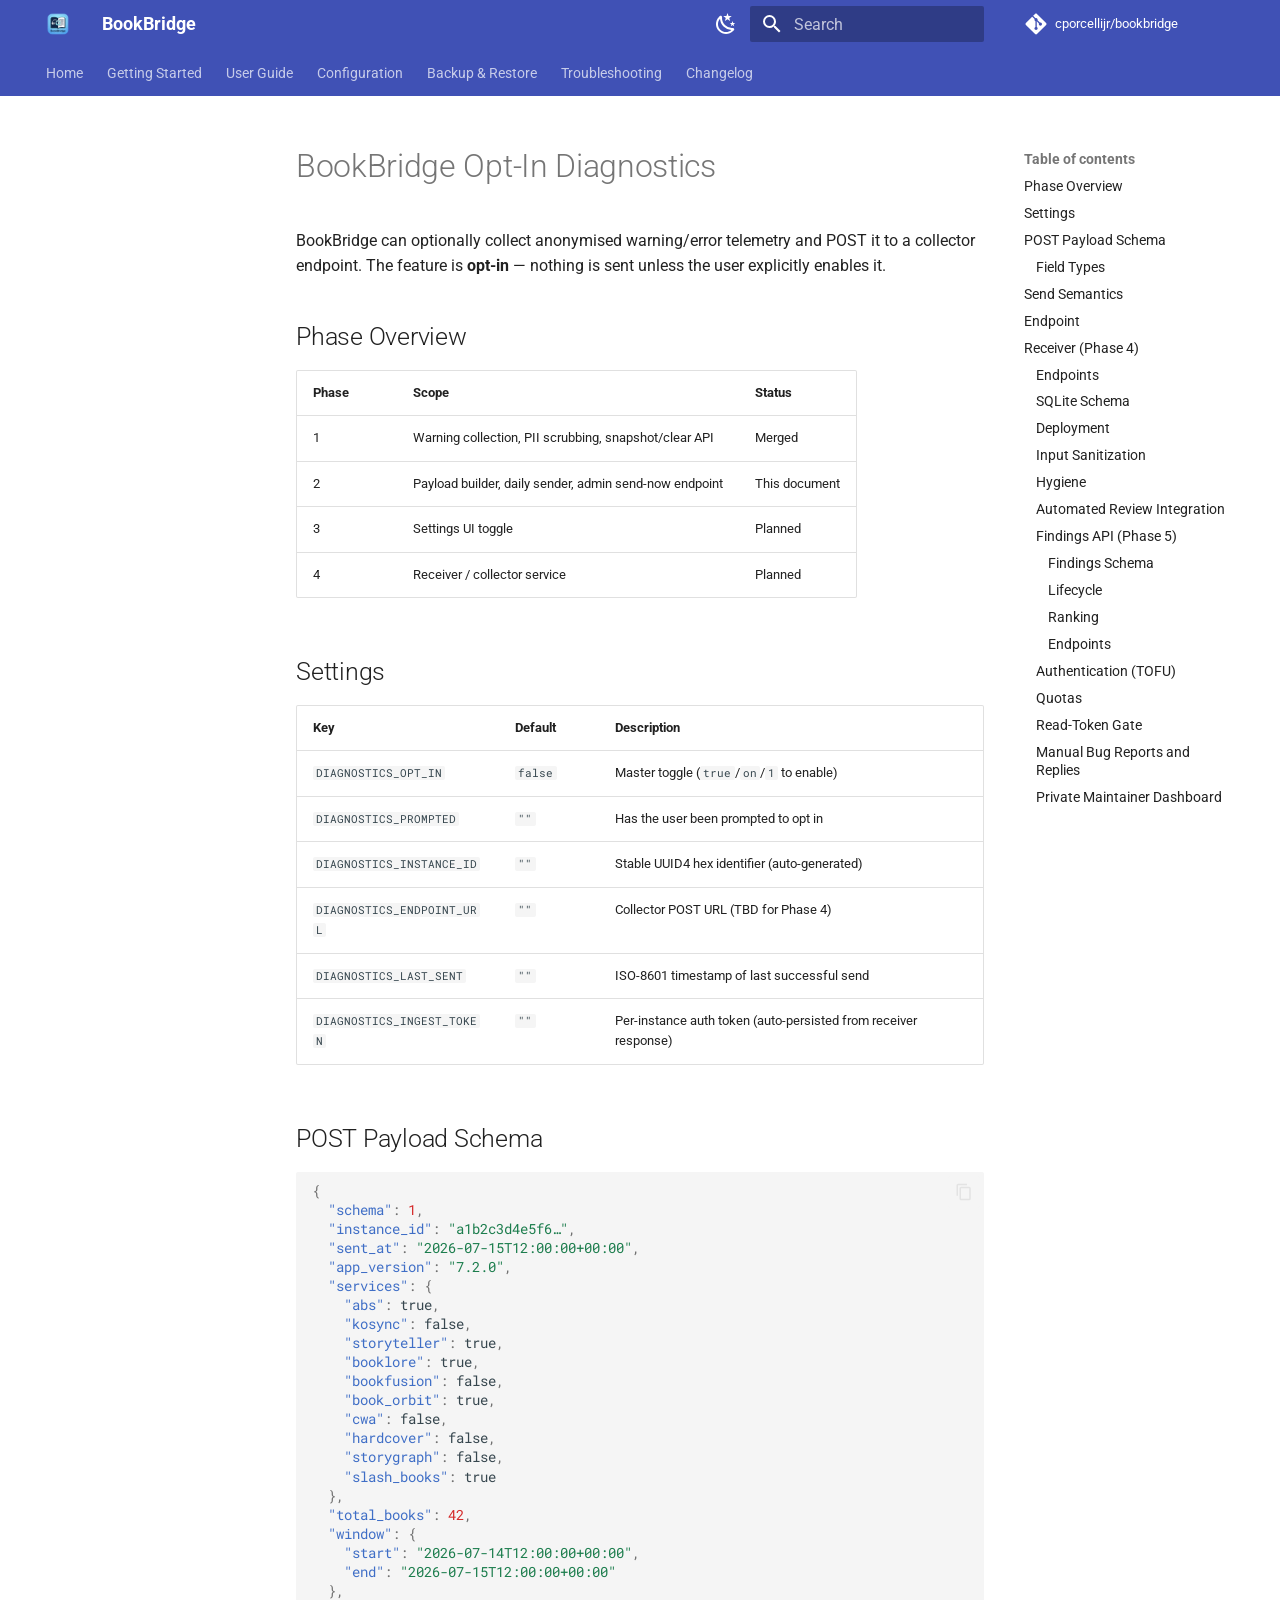
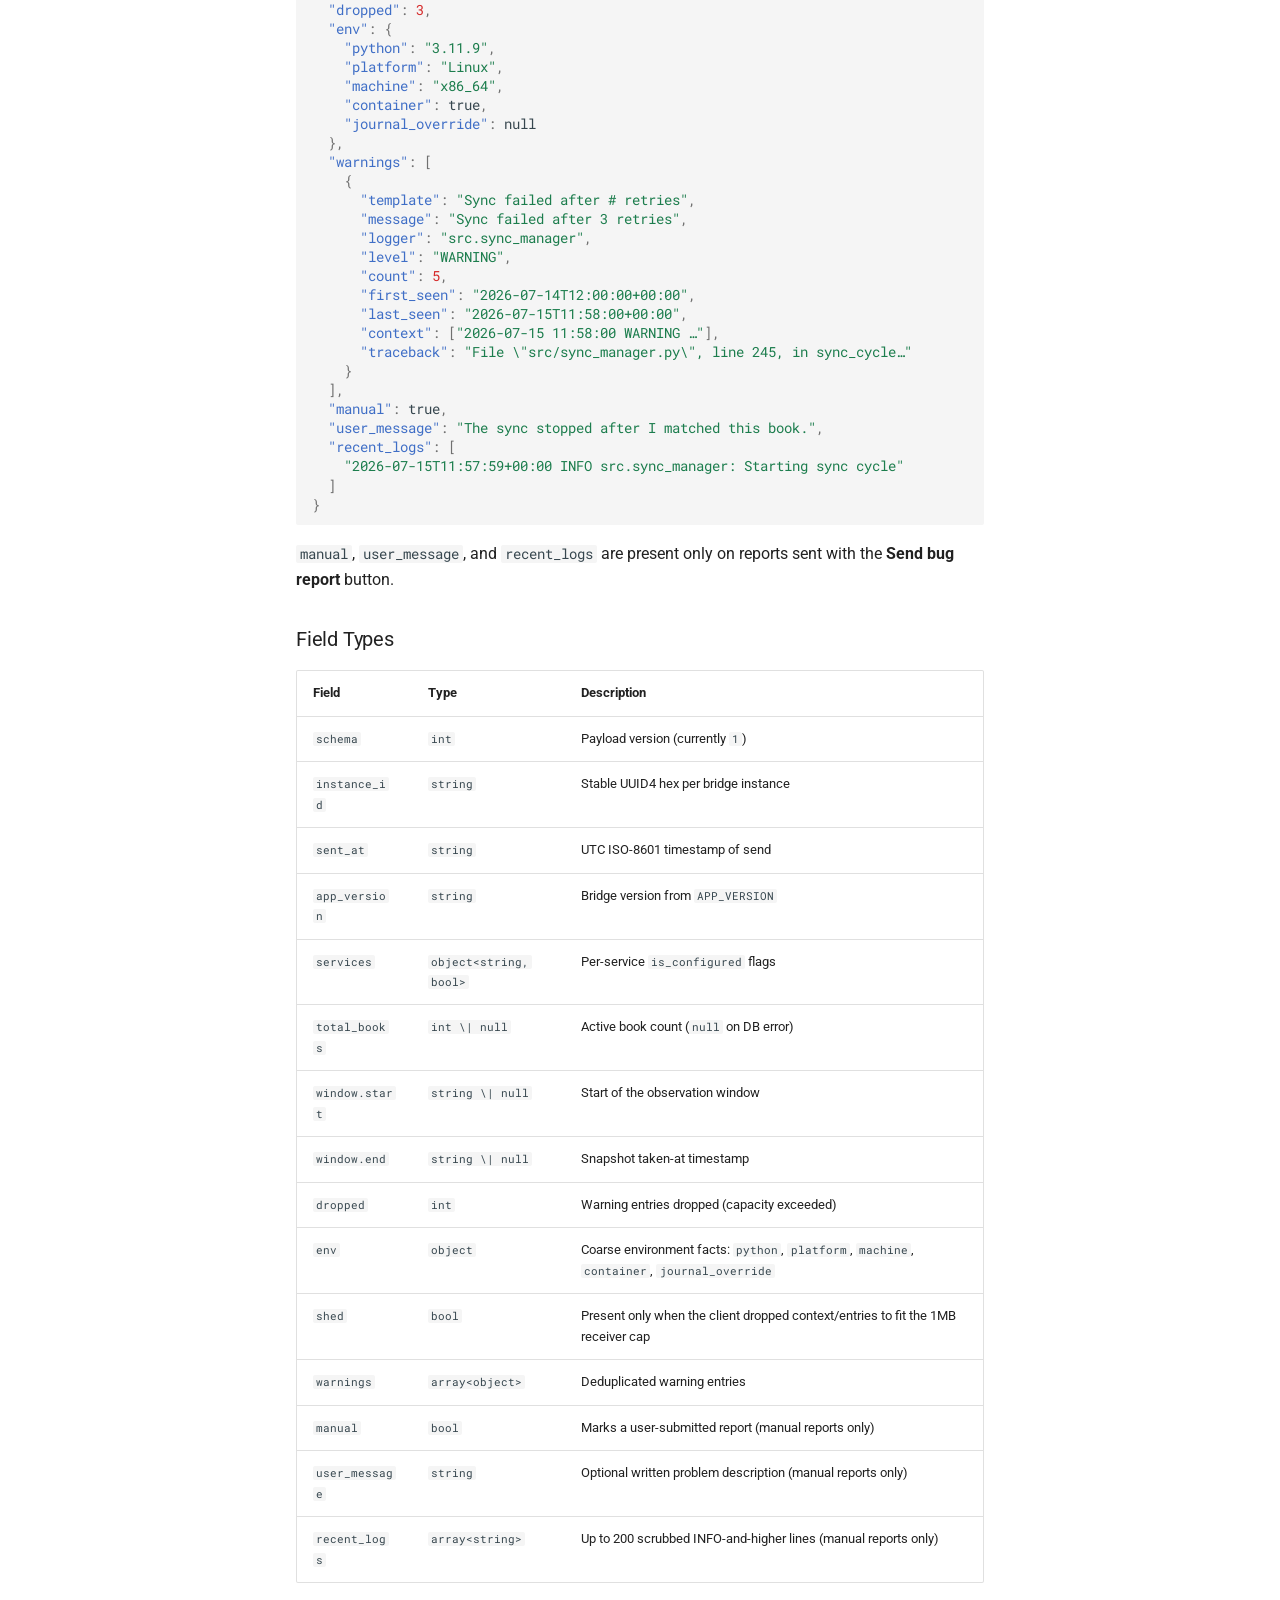
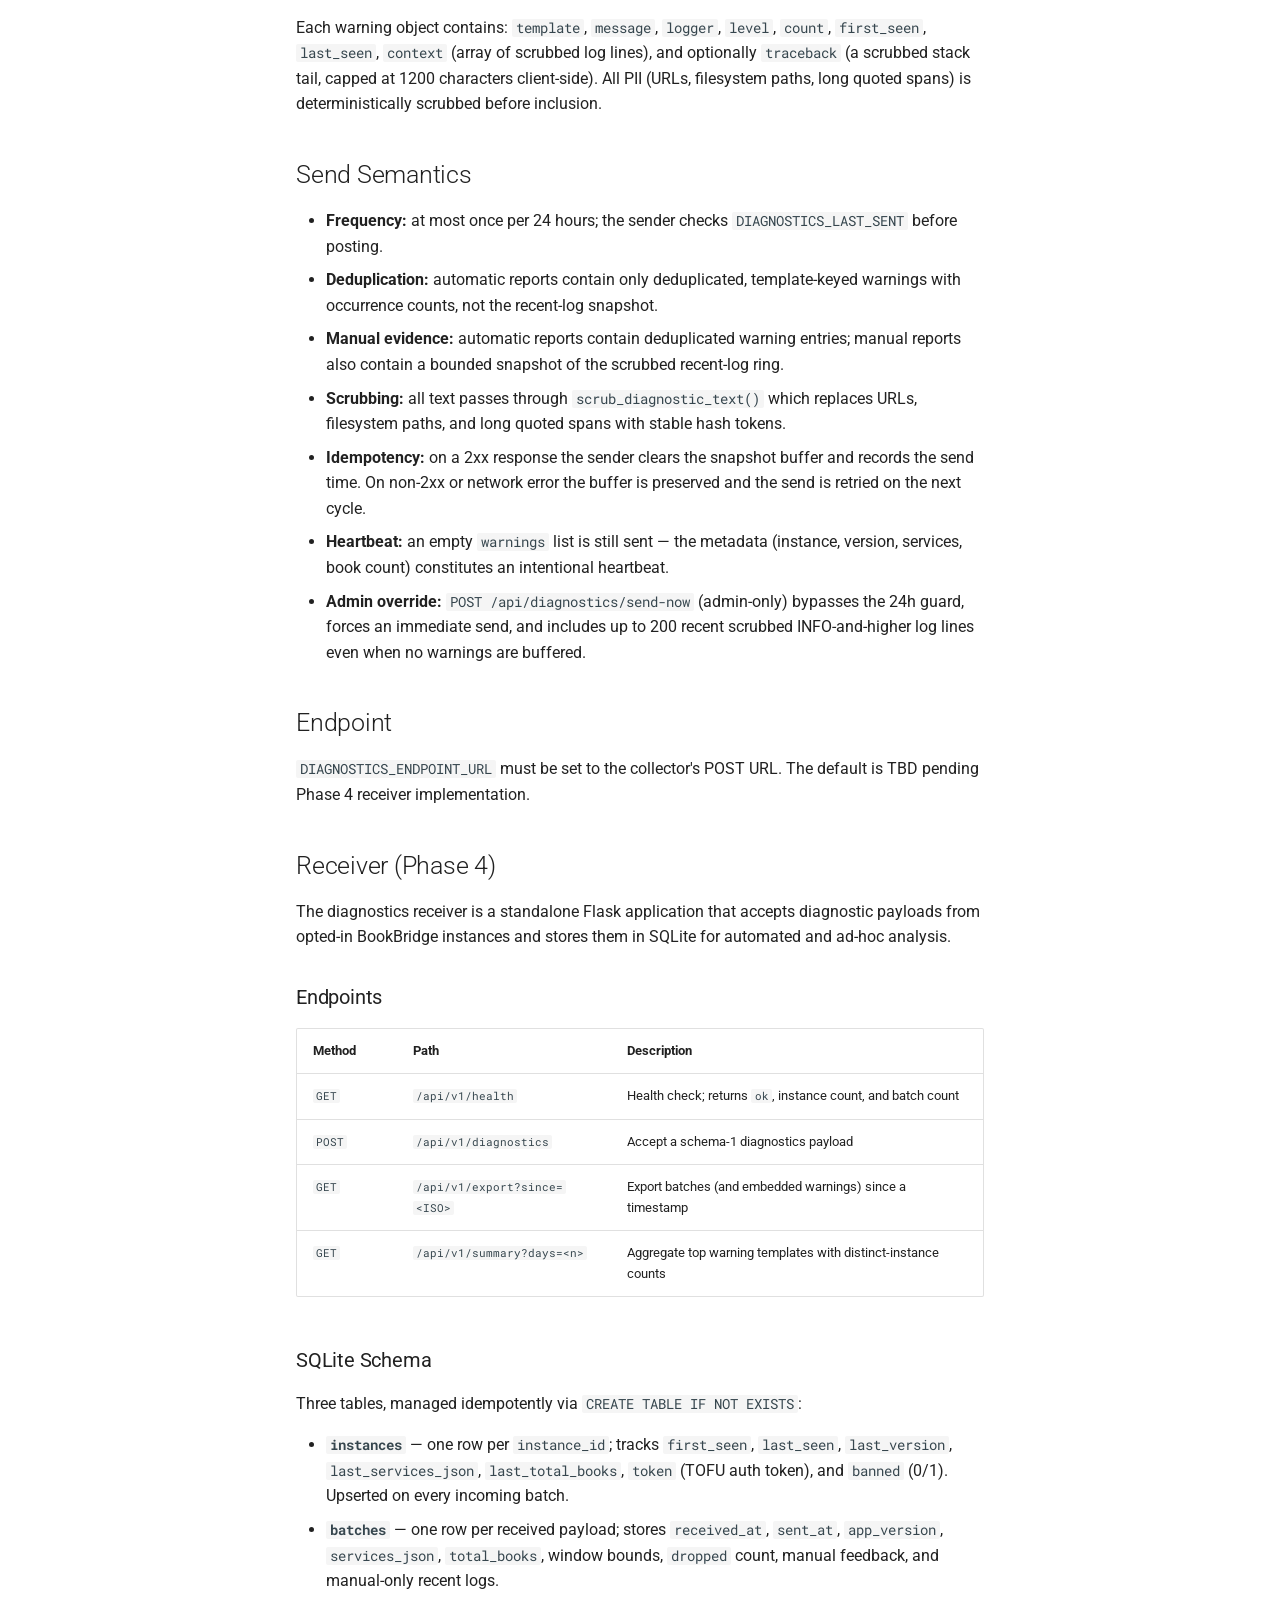
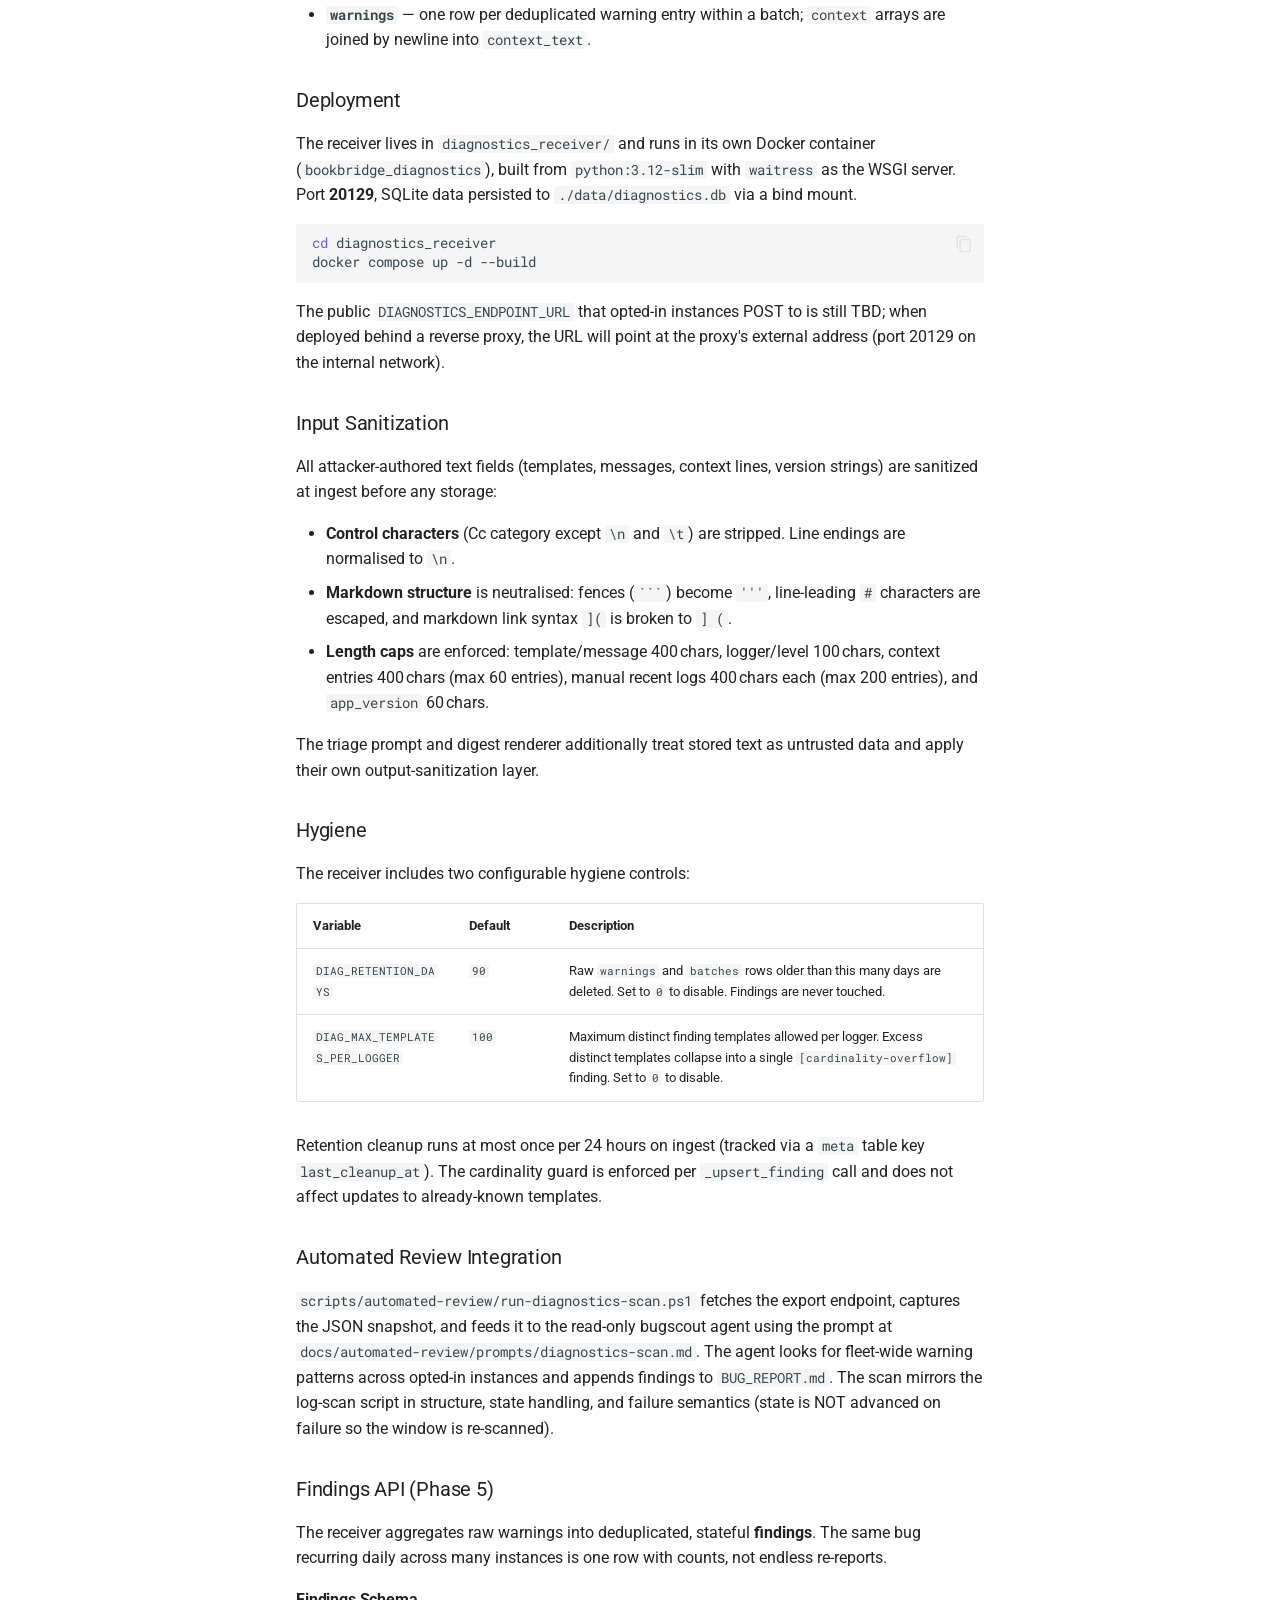
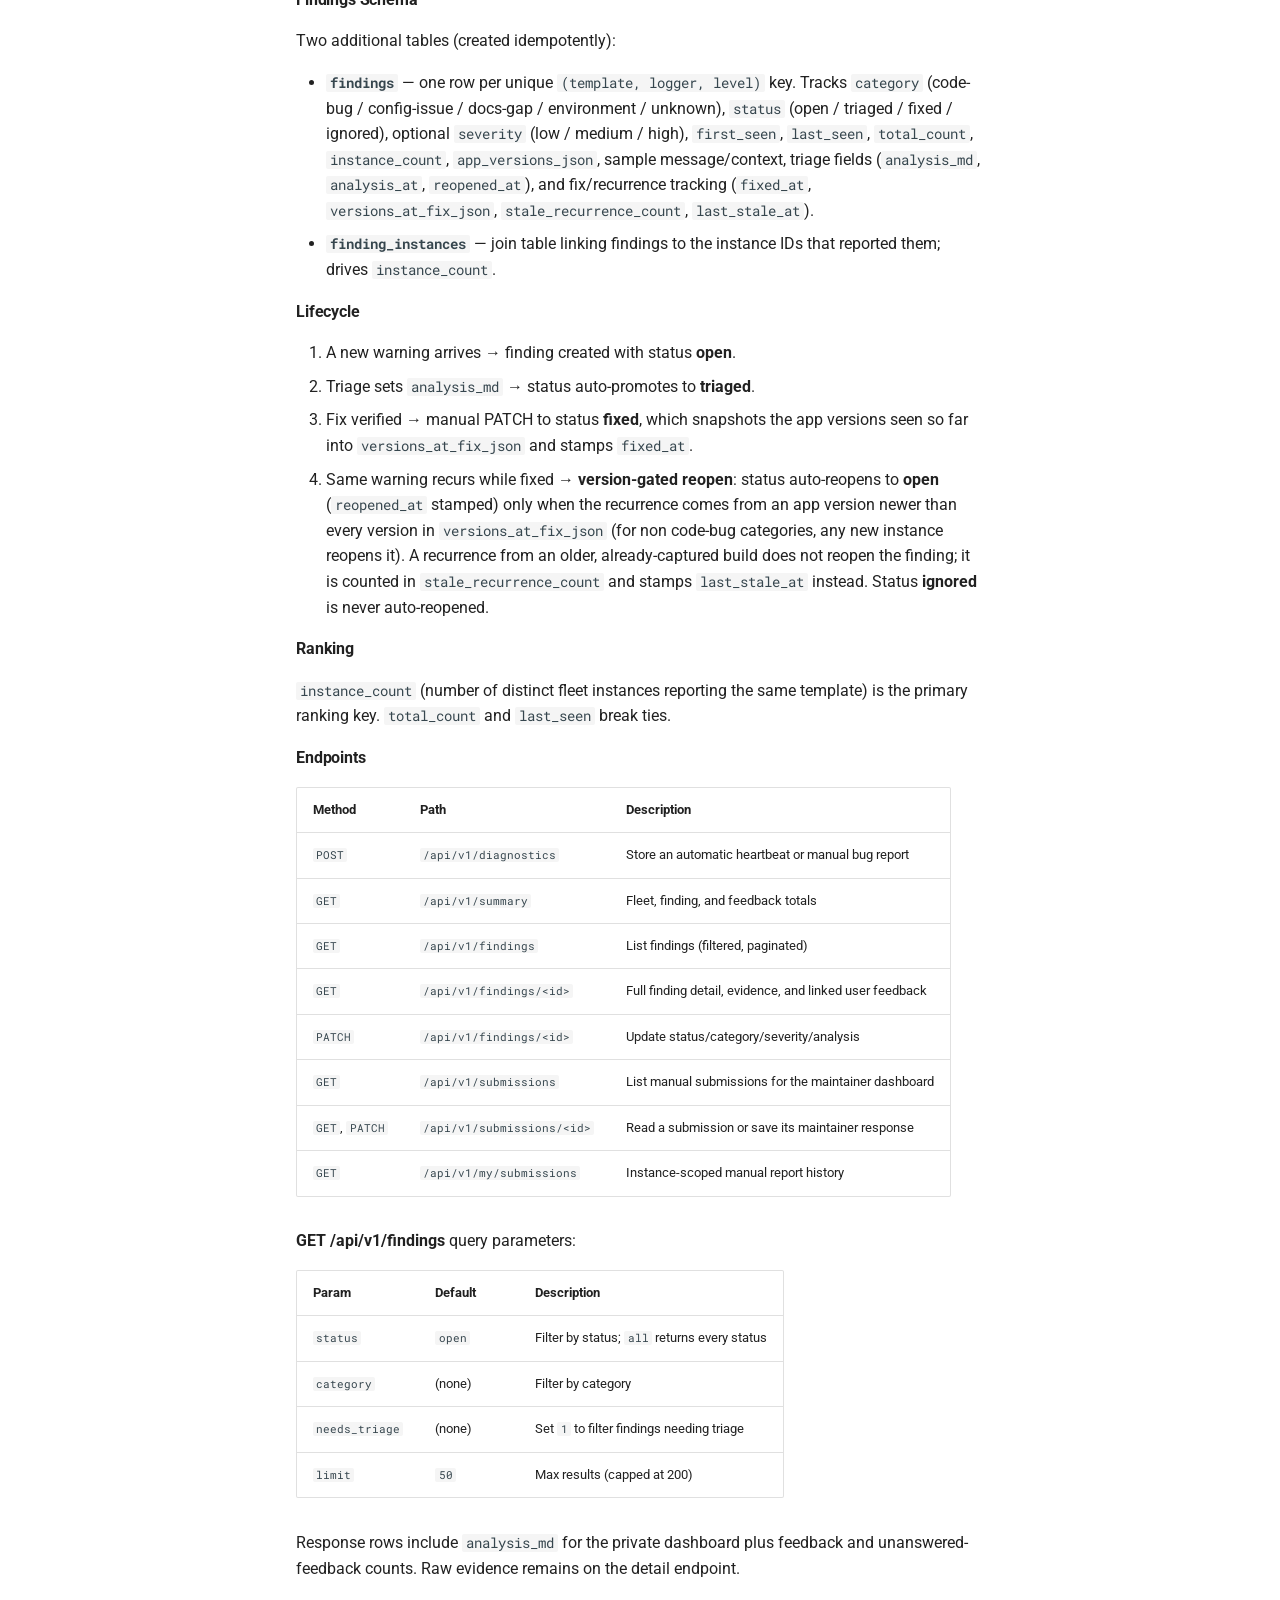
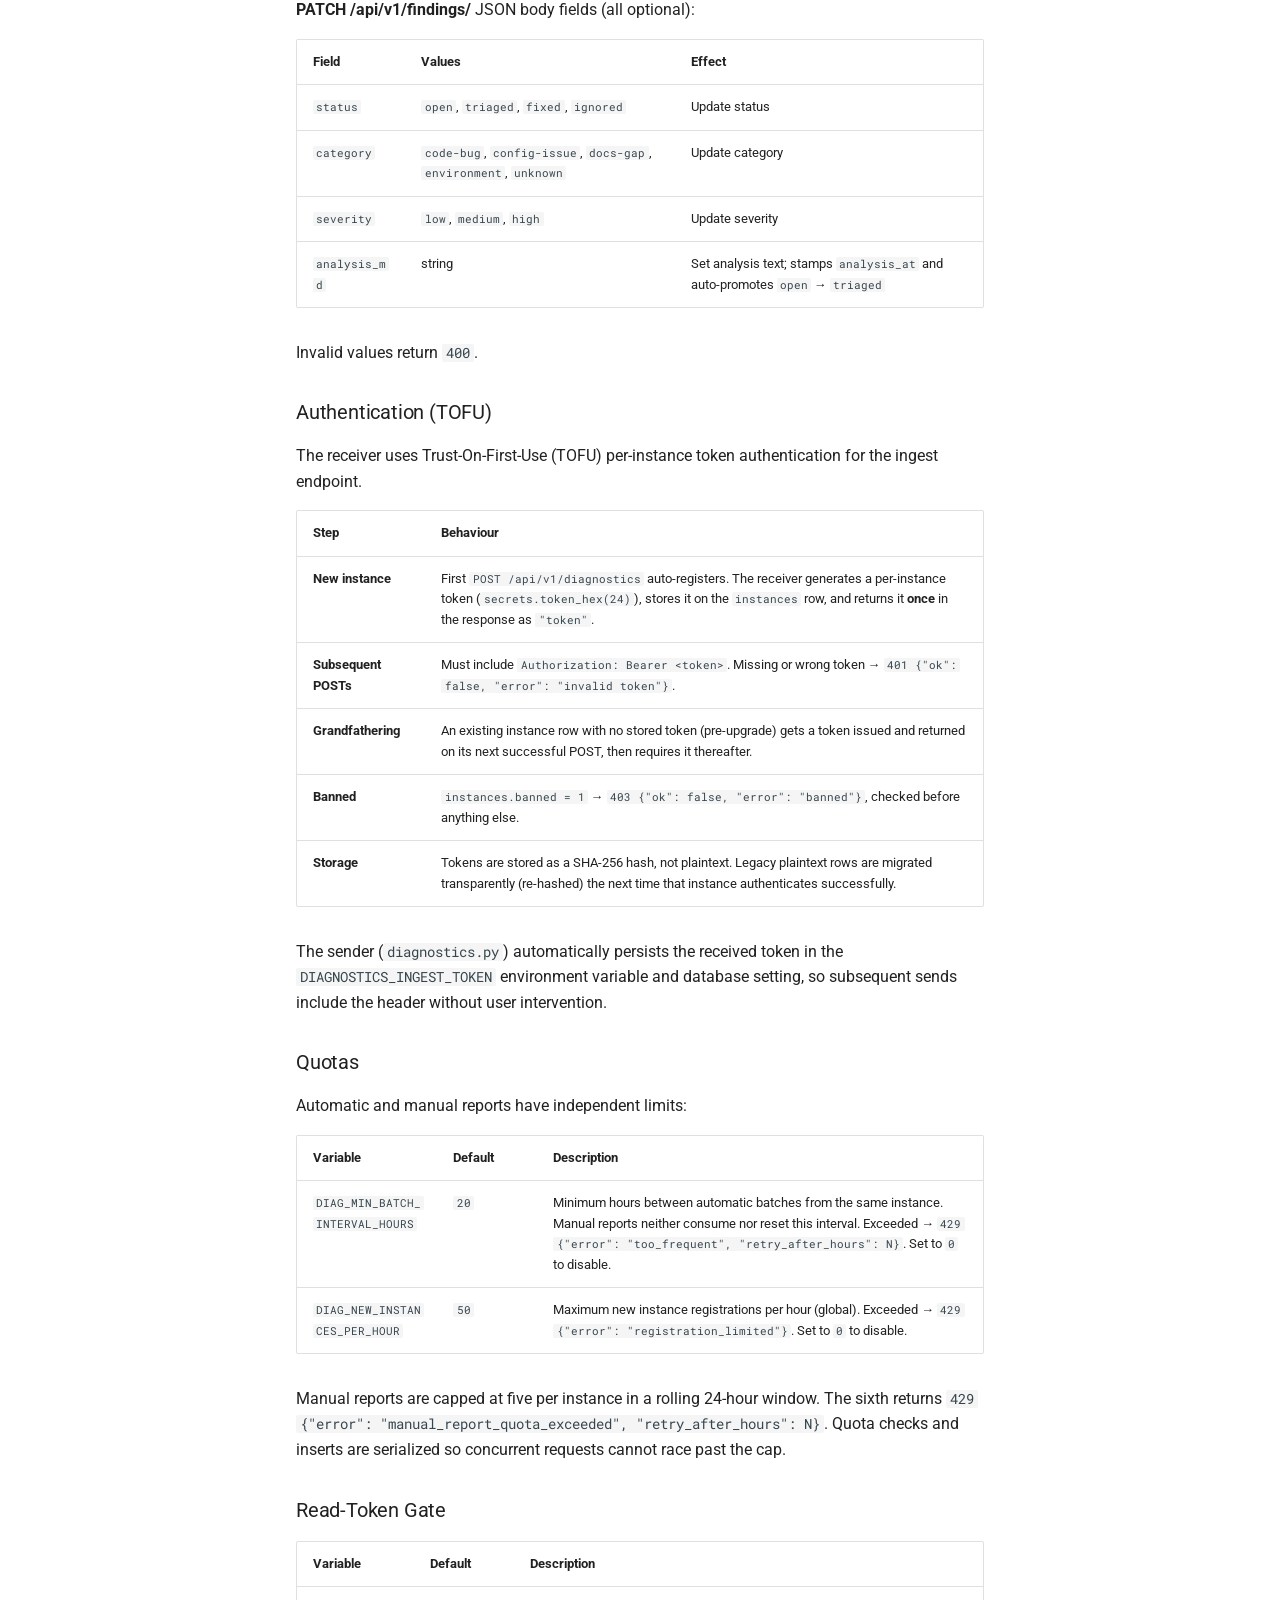
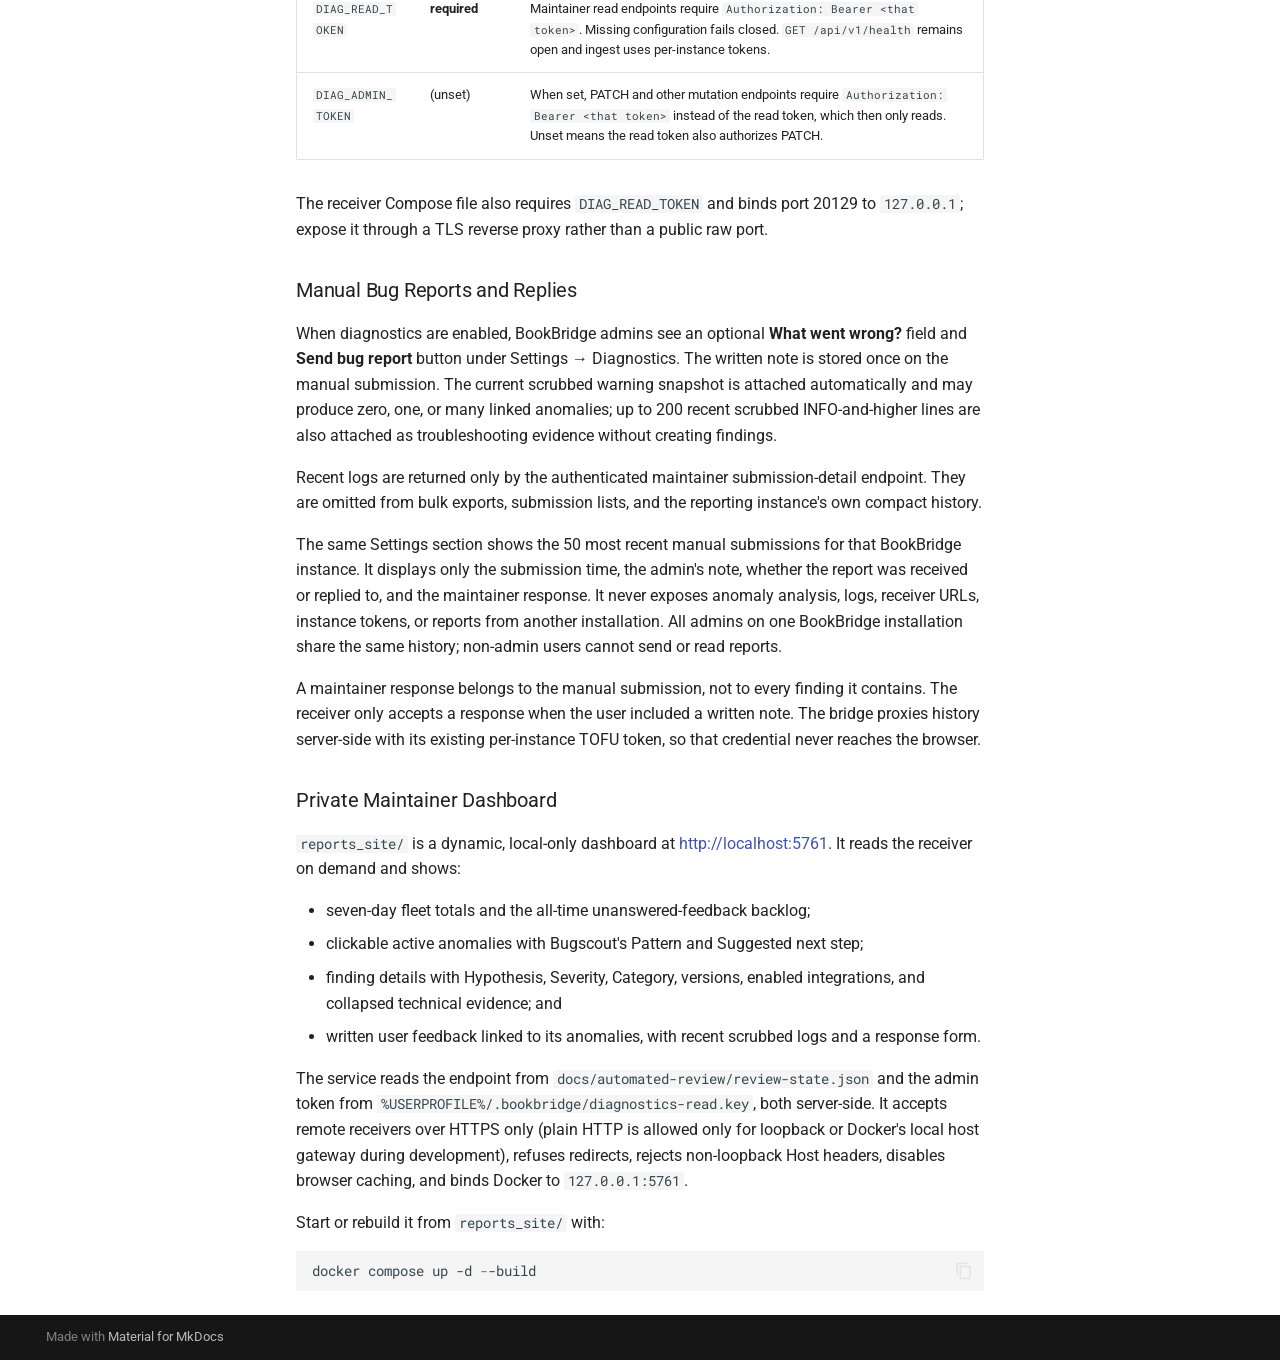
<file: diagnostics/index.html>
<!doctype html>
<html lang="en" class="no-js">
  <head>
    
      <meta charset="utf-8">
      <meta name="viewport" content="width=device-width,initial-scale=1">
      
        <meta name="description" content="The ultimate bridge for cross-platform reading and listening synchronization.">
      
      
        <meta name="author" content="cporcellijr">
      
      
        <link rel="canonical" href="https://cporcellijr.github.io/bookbridge/diagnostics/">
      
      
      
      
        
      
      
      <link rel="icon" href="../assets/icon.png">
      <meta name="generator" content="mkdocs-1.6.1, mkdocs-material-9.7.7">
    
    
      
        <title>BookBridge Opt-In Diagnostics - BookBridge</title>
      
    
    
      <link rel="stylesheet" href="../assets/stylesheets/main.ec1eaa64.min.css">
      
        
        <link rel="stylesheet" href="../assets/stylesheets/palette.ab4e12ef.min.css">
      
      


    
    
      
    
    
      
        
        
        <link rel="preconnect" href="https://fonts.gstatic.com" crossorigin>
        <link rel="stylesheet" href="https://fonts.googleapis.com/css?family=Roboto:300,300i,400,400i,700,700i%7CRoboto+Mono:400,400i,700,700i&display=fallback">
        <style>:root{--md-text-font:"Roboto";--md-code-font:"Roboto Mono"}</style>
      
    
    
    <script>__md_scope=new URL("..",location),__md_hash=e=>[...e].reduce(((e,_)=>(e<<5)-e+_.charCodeAt(0)),0),__md_get=(e,_=localStorage,t=__md_scope)=>JSON.parse(_.getItem(t.pathname+"."+e)),__md_set=(e,_,t=localStorage,a=__md_scope)=>{try{t.setItem(a.pathname+"."+e,JSON.stringify(_))}catch(e){}}</script>
    
      

    
    
  </head>
  
  
    
    
      
    
    
    
    
    <body dir="ltr" data-md-color-scheme="default" data-md-color-primary="indigo" data-md-color-accent="indigo">
  
    
    <input class="md-toggle" data-md-toggle="drawer" type="checkbox" id="__drawer" autocomplete="off">
    <input class="md-toggle" data-md-toggle="search" type="checkbox" id="__search" autocomplete="off">
    <label class="md-overlay" for="__drawer"></label>
    <div data-md-component="skip">
      
        
        <a href="#bookbridge-opt-in-diagnostics" class="md-skip">
          Skip to content
        </a>
      
    </div>
    <div data-md-component="announce">
      
    </div>
    
    
      

<header class="md-header" data-md-component="header">
  <nav class="md-header__inner md-grid" aria-label="Header">
    <a href=".." title="BookBridge" class="md-header__button md-logo" aria-label="BookBridge" data-md-component="logo">
      
  <img src="../assets/icon.png" alt="logo">

    </a>
    <label class="md-header__button md-icon" for="__drawer">
      
      <svg xmlns="http://www.w3.org/2000/svg" viewBox="0 0 24 24"><path d="M3 6h18v2H3zm0 5h18v2H3zm0 5h18v2H3z"/></svg>
    </label>
    <div class="md-header__title" data-md-component="header-title">
      <div class="md-header__ellipsis">
        <div class="md-header__topic">
          <span class="md-ellipsis">
            BookBridge
          </span>
        </div>
        <div class="md-header__topic" data-md-component="header-topic">
          <span class="md-ellipsis">
            
              BookBridge Opt-In Diagnostics
            
          </span>
        </div>
      </div>
    </div>
    
      
        <form class="md-header__option" data-md-component="palette">
  
    
    
    
    <input class="md-option" data-md-color-media="(prefers-color-scheme: light)" data-md-color-scheme="default" data-md-color-primary="indigo" data-md-color-accent="indigo"  aria-label="Switch to dark mode"  type="radio" name="__palette" id="__palette_0">
    
      <label class="md-header__button md-icon" title="Switch to dark mode" for="__palette_1" hidden>
        <svg xmlns="http://www.w3.org/2000/svg" viewBox="0 0 24 24"><path d="m17.75 4.09-2.53 1.94.91 3.06-2.63-1.81-2.63 1.81.91-3.06-2.53-1.94L12.44 4l1.06-3 1.06 3zm3.5 6.91-1.64 1.25.59 1.98-1.7-1.17-1.7 1.17.59-1.98L15.75 11l2.06-.05L18.5 9l.69 1.95zm-2.28 4.95c.83-.08 1.72 1.1 1.19 1.85-.32.45-.66.87-1.08 1.27C15.17 23 8.84 23 4.94 19.07c-3.91-3.9-3.91-10.24 0-14.14.4-.4.82-.76 1.27-1.08.75-.53 1.93.36 1.85 1.19-.27 2.86.69 5.83 2.89 8.02a9.96 9.96 0 0 0 8.02 2.89m-1.64 2.02a12.08 12.08 0 0 1-7.8-3.47c-2.17-2.19-3.33-5-3.49-7.82-2.81 3.14-2.7 7.96.31 10.98 3.02 3.01 7.84 3.12 10.98.31"/></svg>
      </label>
    
  
    
    
    
    <input class="md-option" data-md-color-media="(prefers-color-scheme: dark)" data-md-color-scheme="slate" data-md-color-primary="indigo" data-md-color-accent="indigo"  aria-label="Switch to light mode"  type="radio" name="__palette" id="__palette_1">
    
      <label class="md-header__button md-icon" title="Switch to light mode" for="__palette_0" hidden>
        <svg xmlns="http://www.w3.org/2000/svg" viewBox="0 0 24 24"><path d="M12 7a5 5 0 0 1 5 5 5 5 0 0 1-5 5 5 5 0 0 1-5-5 5 5 0 0 1 5-5m0 2a3 3 0 0 0-3 3 3 3 0 0 0 3 3 3 3 0 0 0 3-3 3 3 0 0 0-3-3m0-7 2.39 3.42C13.65 5.15 12.84 5 12 5s-1.65.15-2.39.42zM3.34 7l4.16-.35A7.2 7.2 0 0 0 5.94 8.5c-.44.74-.69 1.5-.83 2.29zm.02 10 1.76-3.77a7.131 7.131 0 0 0 2.38 4.14zM20.65 7l-1.77 3.79a7.02 7.02 0 0 0-2.38-4.15zm-.01 10-4.14.36c.59-.51 1.12-1.14 1.54-1.86.42-.73.69-1.5.83-2.29zM12 22l-2.41-3.44c.74.27 1.55.44 2.41.44.82 0 1.63-.17 2.37-.44z"/></svg>
      </label>
    
  
</form>
      
    
    
      <script>var palette=__md_get("__palette");if(palette&&palette.color){if("(prefers-color-scheme)"===palette.color.media){var media=matchMedia("(prefers-color-scheme: light)"),input=document.querySelector(media.matches?"[data-md-color-media='(prefers-color-scheme: light)']":"[data-md-color-media='(prefers-color-scheme: dark)']");palette.color.media=input.getAttribute("data-md-color-media"),palette.color.scheme=input.getAttribute("data-md-color-scheme"),palette.color.primary=input.getAttribute("data-md-color-primary"),palette.color.accent=input.getAttribute("data-md-color-accent")}for(var[key,value]of Object.entries(palette.color))document.body.setAttribute("data-md-color-"+key,value)}</script>
    
    
    
      
      
        <label class="md-header__button md-icon" for="__search">
          
          <svg xmlns="http://www.w3.org/2000/svg" viewBox="0 0 24 24"><path d="M9.5 3A6.5 6.5 0 0 1 16 9.5c0 1.61-.59 3.09-1.56 4.23l.27.27h.79l5 5-1.5 1.5-5-5v-.79l-.27-.27A6.52 6.52 0 0 1 9.5 16 6.5 6.5 0 0 1 3 9.5 6.5 6.5 0 0 1 9.5 3m0 2C7 5 5 7 5 9.5S7 14 9.5 14 14 12 14 9.5 12 5 9.5 5"/></svg>
        </label>
        <div class="md-search" data-md-component="search" role="dialog">
  <label class="md-search__overlay" for="__search"></label>
  <div class="md-search__inner" role="search">
    <form class="md-search__form" name="search">
      <input type="text" class="md-search__input" name="query" aria-label="Search" placeholder="Search" autocapitalize="off" autocorrect="off" autocomplete="off" spellcheck="false" data-md-component="search-query" required>
      <label class="md-search__icon md-icon" for="__search">
        
        <svg xmlns="http://www.w3.org/2000/svg" viewBox="0 0 24 24"><path d="M9.5 3A6.5 6.5 0 0 1 16 9.5c0 1.61-.59 3.09-1.56 4.23l.27.27h.79l5 5-1.5 1.5-5-5v-.79l-.27-.27A6.52 6.52 0 0 1 9.5 16 6.5 6.5 0 0 1 3 9.5 6.5 6.5 0 0 1 9.5 3m0 2C7 5 5 7 5 9.5S7 14 9.5 14 14 12 14 9.5 12 5 9.5 5"/></svg>
        
        <svg xmlns="http://www.w3.org/2000/svg" viewBox="0 0 24 24"><path d="M20 11v2H8l5.5 5.5-1.42 1.42L4.16 12l7.92-7.92L13.5 5.5 8 11z"/></svg>
      </label>
      <nav class="md-search__options" aria-label="Search">
        
        <button type="reset" class="md-search__icon md-icon" title="Clear" aria-label="Clear" tabindex="-1">
          
          <svg xmlns="http://www.w3.org/2000/svg" viewBox="0 0 24 24"><path d="M19 6.41 17.59 5 12 10.59 6.41 5 5 6.41 10.59 12 5 17.59 6.41 19 12 13.41 17.59 19 19 17.59 13.41 12z"/></svg>
        </button>
      </nav>
      
        <div class="md-search__suggest" data-md-component="search-suggest"></div>
      
    </form>
    <div class="md-search__output">
      <div class="md-search__scrollwrap" tabindex="0" data-md-scrollfix>
        <div class="md-search-result" data-md-component="search-result">
          <div class="md-search-result__meta">
            Initializing search
          </div>
          <ol class="md-search-result__list" role="presentation"></ol>
        </div>
      </div>
    </div>
  </div>
</div>
      
    
    
      <div class="md-header__source">
        <a href="https://github.com/cporcellijr/bookbridge" title="Go to repository" class="md-source" data-md-component="source">
  <div class="md-source__icon md-icon">
    
    <svg xmlns="http://www.w3.org/2000/svg" viewBox="0 0 448 512"><!--! Font Awesome Free 7.1.0 by @fontawesome - https://fontawesome.com License - https://fontawesome.com/license/free (Icons: CC BY 4.0, Fonts: SIL OFL 1.1, Code: MIT License) Copyright 2025 Fonticons, Inc.--><path d="M439.6 236.1 244 40.5c-5.4-5.5-12.8-8.5-20.4-8.5s-15 3-20.4 8.4L162.5 81l51.5 51.5c27.1-9.1 52.7 16.8 43.4 43.7l49.7 49.7c34.2-11.8 61.2 31 35.5 56.7-26.5 26.5-70.2-2.9-56-37.3L240.3 199v121.9c25.3 12.5 22.3 41.8 9.1 55-6.4 6.4-15.2 10.1-24.3 10.1s-17.8-3.6-24.3-10.1c-17.6-17.6-11.1-46.9 11.2-56v-123c-20.8-8.5-24.6-30.7-18.6-45L142.6 101 8.5 235.1C3 240.6 0 247.9 0 255.5s3 15 8.5 20.4l195.6 195.7c5.4 5.4 12.7 8.4 20.4 8.4s15-3 20.4-8.4l194.7-194.7c5.4-5.4 8.4-12.8 8.4-20.4s-3-15-8.4-20.4"/></svg>
  </div>
  <div class="md-source__repository">
    cporcellijr/bookbridge
  </div>
</a>
      </div>
    
  </nav>
  
</header>
    
    <div class="md-container" data-md-component="container">
      
      
        
          
            
<nav class="md-tabs" aria-label="Tabs" data-md-component="tabs">
  <div class="md-grid">
    <ul class="md-tabs__list">
      
        
  
  
  
  
    <li class="md-tabs__item">
      <a href=".." class="md-tabs__link">
        
  
  
    
  
  Home

      </a>
    </li>
  

      
        
  
  
  
  
    <li class="md-tabs__item">
      <a href="../getting-started/" class="md-tabs__link">
        
  
  
    
  
  Getting Started

      </a>
    </li>
  

      
        
  
  
  
  
    <li class="md-tabs__item">
      <a href="../user-guide/" class="md-tabs__link">
        
  
  
    
  
  User Guide

      </a>
    </li>
  

      
        
  
  
  
  
    <li class="md-tabs__item">
      <a href="../configuration/" class="md-tabs__link">
        
  
  
    
  
  Configuration

      </a>
    </li>
  

      
        
  
  
  
  
    <li class="md-tabs__item">
      <a href="../backup-restore/" class="md-tabs__link">
        
  
  
    
  
  Backup & Restore

      </a>
    </li>
  

      
        
  
  
  
  
    <li class="md-tabs__item">
      <a href="../troubleshooting/" class="md-tabs__link">
        
  
  
    
  
  Troubleshooting

      </a>
    </li>
  

      
        
  
  
  
  
    <li class="md-tabs__item">
      <a href="../changelog/" class="md-tabs__link">
        
  
  
    
  
  Changelog

      </a>
    </li>
  

      
    </ul>
  </div>
</nav>
          
        
      
      <main class="md-main" data-md-component="main">
        <div class="md-main__inner md-grid">
          
            
              
              <div class="md-sidebar md-sidebar--primary" data-md-component="sidebar" data-md-type="navigation" >
                <div class="md-sidebar__scrollwrap">
                  <div class="md-sidebar__inner">
                    


  


<nav class="md-nav md-nav--primary md-nav--lifted" aria-label="Navigation" data-md-level="0">
  <label class="md-nav__title" for="__drawer">
    <a href=".." title="BookBridge" class="md-nav__button md-logo" aria-label="BookBridge" data-md-component="logo">
      
  <img src="../assets/icon.png" alt="logo">

    </a>
    BookBridge
  </label>
  
    <div class="md-nav__source">
      <a href="https://github.com/cporcellijr/bookbridge" title="Go to repository" class="md-source" data-md-component="source">
  <div class="md-source__icon md-icon">
    
    <svg xmlns="http://www.w3.org/2000/svg" viewBox="0 0 448 512"><!--! Font Awesome Free 7.1.0 by @fontawesome - https://fontawesome.com License - https://fontawesome.com/license/free (Icons: CC BY 4.0, Fonts: SIL OFL 1.1, Code: MIT License) Copyright 2025 Fonticons, Inc.--><path d="M439.6 236.1 244 40.5c-5.4-5.5-12.8-8.5-20.4-8.5s-15 3-20.4 8.4L162.5 81l51.5 51.5c27.1-9.1 52.7 16.8 43.4 43.7l49.7 49.7c34.2-11.8 61.2 31 35.5 56.7-26.5 26.5-70.2-2.9-56-37.3L240.3 199v121.9c25.3 12.5 22.3 41.8 9.1 55-6.4 6.4-15.2 10.1-24.3 10.1s-17.8-3.6-24.3-10.1c-17.6-17.6-11.1-46.9 11.2-56v-123c-20.8-8.5-24.6-30.7-18.6-45L142.6 101 8.5 235.1C3 240.6 0 247.9 0 255.5s3 15 8.5 20.4l195.6 195.7c5.4 5.4 12.7 8.4 20.4 8.4s15-3 20.4-8.4l194.7-194.7c5.4-5.4 8.4-12.8 8.4-20.4s-3-15-8.4-20.4"/></svg>
  </div>
  <div class="md-source__repository">
    cporcellijr/bookbridge
  </div>
</a>
    </div>
  
  <ul class="md-nav__list" data-md-scrollfix>
    
      
      
  
  
  
  
    <li class="md-nav__item">
      <a href=".." class="md-nav__link">
        
  
  
  <span class="md-ellipsis">
    
  
    Home
  

    
  </span>
  
  

      </a>
    </li>
  

    
      
      
  
  
  
  
    <li class="md-nav__item">
      <a href="../getting-started/" class="md-nav__link">
        
  
  
  <span class="md-ellipsis">
    
  
    Getting Started
  

    
  </span>
  
  

      </a>
    </li>
  

    
      
      
  
  
  
  
    <li class="md-nav__item">
      <a href="../user-guide/" class="md-nav__link">
        
  
  
  <span class="md-ellipsis">
    
  
    User Guide
  

    
  </span>
  
  

      </a>
    </li>
  

    
      
      
  
  
  
  
    <li class="md-nav__item">
      <a href="../configuration/" class="md-nav__link">
        
  
  
  <span class="md-ellipsis">
    
  
    Configuration
  

    
  </span>
  
  

      </a>
    </li>
  

    
      
      
  
  
  
  
    <li class="md-nav__item">
      <a href="../backup-restore/" class="md-nav__link">
        
  
  
  <span class="md-ellipsis">
    
  
    Backup & Restore
  

    
  </span>
  
  

      </a>
    </li>
  

    
      
      
  
  
  
  
    <li class="md-nav__item">
      <a href="../troubleshooting/" class="md-nav__link">
        
  
  
  <span class="md-ellipsis">
    
  
    Troubleshooting
  

    
  </span>
  
  

      </a>
    </li>
  

    
      
      
  
  
  
  
    <li class="md-nav__item">
      <a href="../changelog/" class="md-nav__link">
        
  
  
  <span class="md-ellipsis">
    
  
    Changelog
  

    
  </span>
  
  

      </a>
    </li>
  

    
  </ul>
</nav>
                  </div>
                </div>
              </div>
            
            
              
              <div class="md-sidebar md-sidebar--secondary" data-md-component="sidebar" data-md-type="toc" >
                <div class="md-sidebar__scrollwrap">
                  <div class="md-sidebar__inner">
                    

<nav class="md-nav md-nav--secondary" aria-label="Table of contents">
  
  
  
    
  
  
    <label class="md-nav__title" for="__toc">
      <span class="md-nav__icon md-icon"></span>
      Table of contents
    </label>
    <ul class="md-nav__list" data-md-component="toc" data-md-scrollfix>
      
        <li class="md-nav__item">
  <a href="#phase-overview" class="md-nav__link">
    <span class="md-ellipsis">
      
        Phase Overview
      
    </span>
  </a>
  
</li>
      
        <li class="md-nav__item">
  <a href="#settings" class="md-nav__link">
    <span class="md-ellipsis">
      
        Settings
      
    </span>
  </a>
  
</li>
      
        <li class="md-nav__item">
  <a href="#post-payload-schema" class="md-nav__link">
    <span class="md-ellipsis">
      
        POST Payload Schema
      
    </span>
  </a>
  
    <nav class="md-nav" aria-label="POST Payload Schema">
      <ul class="md-nav__list">
        
          <li class="md-nav__item">
  <a href="#field-types" class="md-nav__link">
    <span class="md-ellipsis">
      
        Field Types
      
    </span>
  </a>
  
</li>
        
      </ul>
    </nav>
  
</li>
      
        <li class="md-nav__item">
  <a href="#send-semantics" class="md-nav__link">
    <span class="md-ellipsis">
      
        Send Semantics
      
    </span>
  </a>
  
</li>
      
        <li class="md-nav__item">
  <a href="#endpoint" class="md-nav__link">
    <span class="md-ellipsis">
      
        Endpoint
      
    </span>
  </a>
  
</li>
      
        <li class="md-nav__item">
  <a href="#receiver-phase-4" class="md-nav__link">
    <span class="md-ellipsis">
      
        Receiver (Phase 4)
      
    </span>
  </a>
  
    <nav class="md-nav" aria-label="Receiver (Phase 4)">
      <ul class="md-nav__list">
        
          <li class="md-nav__item">
  <a href="#endpoints" class="md-nav__link">
    <span class="md-ellipsis">
      
        Endpoints
      
    </span>
  </a>
  
</li>
        
          <li class="md-nav__item">
  <a href="#sqlite-schema" class="md-nav__link">
    <span class="md-ellipsis">
      
        SQLite Schema
      
    </span>
  </a>
  
</li>
        
          <li class="md-nav__item">
  <a href="#deployment" class="md-nav__link">
    <span class="md-ellipsis">
      
        Deployment
      
    </span>
  </a>
  
</li>
        
          <li class="md-nav__item">
  <a href="#input-sanitization" class="md-nav__link">
    <span class="md-ellipsis">
      
        Input Sanitization
      
    </span>
  </a>
  
</li>
        
          <li class="md-nav__item">
  <a href="#hygiene" class="md-nav__link">
    <span class="md-ellipsis">
      
        Hygiene
      
    </span>
  </a>
  
</li>
        
          <li class="md-nav__item">
  <a href="#automated-review-integration" class="md-nav__link">
    <span class="md-ellipsis">
      
        Automated Review Integration
      
    </span>
  </a>
  
</li>
        
          <li class="md-nav__item">
  <a href="#findings-api-phase-5" class="md-nav__link">
    <span class="md-ellipsis">
      
        Findings API (Phase 5)
      
    </span>
  </a>
  
    <nav class="md-nav" aria-label="Findings API (Phase 5)">
      <ul class="md-nav__list">
        
          <li class="md-nav__item">
  <a href="#findings-schema" class="md-nav__link">
    <span class="md-ellipsis">
      
        Findings Schema
      
    </span>
  </a>
  
</li>
        
          <li class="md-nav__item">
  <a href="#lifecycle" class="md-nav__link">
    <span class="md-ellipsis">
      
        Lifecycle
      
    </span>
  </a>
  
</li>
        
          <li class="md-nav__item">
  <a href="#ranking" class="md-nav__link">
    <span class="md-ellipsis">
      
        Ranking
      
    </span>
  </a>
  
</li>
        
          <li class="md-nav__item">
  <a href="#endpoints_1" class="md-nav__link">
    <span class="md-ellipsis">
      
        Endpoints
      
    </span>
  </a>
  
</li>
        
      </ul>
    </nav>
  
</li>
        
          <li class="md-nav__item">
  <a href="#authentication-tofu" class="md-nav__link">
    <span class="md-ellipsis">
      
        Authentication (TOFU)
      
    </span>
  </a>
  
</li>
        
          <li class="md-nav__item">
  <a href="#quotas" class="md-nav__link">
    <span class="md-ellipsis">
      
        Quotas
      
    </span>
  </a>
  
</li>
        
          <li class="md-nav__item">
  <a href="#read-token-gate" class="md-nav__link">
    <span class="md-ellipsis">
      
        Read-Token Gate
      
    </span>
  </a>
  
</li>
        
          <li class="md-nav__item">
  <a href="#manual-bug-reports-and-replies" class="md-nav__link">
    <span class="md-ellipsis">
      
        Manual Bug Reports and Replies
      
    </span>
  </a>
  
</li>
        
          <li class="md-nav__item">
  <a href="#private-maintainer-dashboard" class="md-nav__link">
    <span class="md-ellipsis">
      
        Private Maintainer Dashboard
      
    </span>
  </a>
  
</li>
        
      </ul>
    </nav>
  
</li>
      
    </ul>
  
</nav>
                  </div>
                </div>
              </div>
            
          
          
            <div class="md-content" data-md-component="content">
              
              <article class="md-content__inner md-typeset">
                
                  


  
  


<h1 id="bookbridge-opt-in-diagnostics">BookBridge Opt-In Diagnostics</h1>
<p>BookBridge can optionally collect anonymised warning/error telemetry and
POST it to a collector endpoint.  The feature is <strong>opt-in</strong> — nothing is
sent unless the user explicitly enables it.</p>
<h2 id="phase-overview">Phase Overview</h2>
<table>
<thead>
<tr>
<th>Phase</th>
<th>Scope</th>
<th>Status</th>
</tr>
</thead>
<tbody>
<tr>
<td>1</td>
<td>Warning collection, PII scrubbing, snapshot/clear API</td>
<td>Merged</td>
</tr>
<tr>
<td>2</td>
<td>Payload builder, daily sender, admin send-now endpoint</td>
<td>This document</td>
</tr>
<tr>
<td>3</td>
<td>Settings UI toggle</td>
<td>Planned</td>
</tr>
<tr>
<td>4</td>
<td>Receiver / collector service</td>
<td>Planned</td>
</tr>
</tbody>
</table>
<h2 id="settings">Settings</h2>
<table>
<thead>
<tr>
<th>Key</th>
<th>Default</th>
<th>Description</th>
</tr>
</thead>
<tbody>
<tr>
<td><code>DIAGNOSTICS_OPT_IN</code></td>
<td><code>false</code></td>
<td>Master toggle (<code>true</code>/<code>on</code>/<code>1</code> to enable)</td>
</tr>
<tr>
<td><code>DIAGNOSTICS_PROMPTED</code></td>
<td><code>""</code></td>
<td>Has the user been prompted to opt in</td>
</tr>
<tr>
<td><code>DIAGNOSTICS_INSTANCE_ID</code></td>
<td><code>""</code></td>
<td>Stable UUID4 hex identifier (auto-generated)</td>
</tr>
<tr>
<td><code>DIAGNOSTICS_ENDPOINT_URL</code></td>
<td><code>""</code></td>
<td>Collector POST URL (TBD for Phase 4)</td>
</tr>
<tr>
<td><code>DIAGNOSTICS_LAST_SENT</code></td>
<td><code>""</code></td>
<td>ISO-8601 timestamp of last successful send</td>
</tr>
<tr>
<td><code>DIAGNOSTICS_INGEST_TOKEN</code></td>
<td><code>""</code></td>
<td>Per-instance auth token (auto-persisted from receiver response)</td>
</tr>
</tbody>
</table>
<h2 id="post-payload-schema">POST Payload Schema</h2>
<div class="highlight"><pre><span></span><code><span class="p">{</span>
<span class="w">  </span><span class="nt">"schema"</span><span class="p">:</span><span class="w"> </span><span class="mi">1</span><span class="p">,</span>
<span class="w">  </span><span class="nt">"instance_id"</span><span class="p">:</span><span class="w"> </span><span class="s2">"a1b2c3d4e5f6…"</span><span class="p">,</span>
<span class="w">  </span><span class="nt">"sent_at"</span><span class="p">:</span><span class="w"> </span><span class="s2">"2026-07-15T12:00:00+00:00"</span><span class="p">,</span>
<span class="w">  </span><span class="nt">"app_version"</span><span class="p">:</span><span class="w"> </span><span class="s2">"7.2.0"</span><span class="p">,</span>
<span class="w">  </span><span class="nt">"services"</span><span class="p">:</span><span class="w"> </span><span class="p">{</span>
<span class="w">    </span><span class="nt">"abs"</span><span class="p">:</span><span class="w"> </span><span class="kc">true</span><span class="p">,</span>
<span class="w">    </span><span class="nt">"kosync"</span><span class="p">:</span><span class="w"> </span><span class="kc">false</span><span class="p">,</span>
<span class="w">    </span><span class="nt">"storyteller"</span><span class="p">:</span><span class="w"> </span><span class="kc">true</span><span class="p">,</span>
<span class="w">    </span><span class="nt">"booklore"</span><span class="p">:</span><span class="w"> </span><span class="kc">true</span><span class="p">,</span>
<span class="w">    </span><span class="nt">"bookfusion"</span><span class="p">:</span><span class="w"> </span><span class="kc">false</span><span class="p">,</span>
<span class="w">    </span><span class="nt">"book_orbit"</span><span class="p">:</span><span class="w"> </span><span class="kc">true</span><span class="p">,</span>
<span class="w">    </span><span class="nt">"cwa"</span><span class="p">:</span><span class="w"> </span><span class="kc">false</span><span class="p">,</span>
<span class="w">    </span><span class="nt">"hardcover"</span><span class="p">:</span><span class="w"> </span><span class="kc">false</span><span class="p">,</span>
<span class="w">    </span><span class="nt">"storygraph"</span><span class="p">:</span><span class="w"> </span><span class="kc">false</span><span class="p">,</span>
<span class="w">    </span><span class="nt">"slash_books"</span><span class="p">:</span><span class="w"> </span><span class="kc">true</span>
<span class="w">  </span><span class="p">},</span>
<span class="w">  </span><span class="nt">"total_books"</span><span class="p">:</span><span class="w"> </span><span class="mi">42</span><span class="p">,</span>
<span class="w">  </span><span class="nt">"window"</span><span class="p">:</span><span class="w"> </span><span class="p">{</span>
<span class="w">    </span><span class="nt">"start"</span><span class="p">:</span><span class="w"> </span><span class="s2">"2026-07-14T12:00:00+00:00"</span><span class="p">,</span>
<span class="w">    </span><span class="nt">"end"</span><span class="p">:</span><span class="w"> </span><span class="s2">"2026-07-15T12:00:00+00:00"</span>
<span class="w">  </span><span class="p">},</span>
<span class="w">  </span><span class="nt">"dropped"</span><span class="p">:</span><span class="w"> </span><span class="mi">3</span><span class="p">,</span>
<span class="w">  </span><span class="nt">"env"</span><span class="p">:</span><span class="w"> </span><span class="p">{</span>
<span class="w">    </span><span class="nt">"python"</span><span class="p">:</span><span class="w"> </span><span class="s2">"3.11.9"</span><span class="p">,</span>
<span class="w">    </span><span class="nt">"platform"</span><span class="p">:</span><span class="w"> </span><span class="s2">"Linux"</span><span class="p">,</span>
<span class="w">    </span><span class="nt">"machine"</span><span class="p">:</span><span class="w"> </span><span class="s2">"x86_64"</span><span class="p">,</span>
<span class="w">    </span><span class="nt">"container"</span><span class="p">:</span><span class="w"> </span><span class="kc">true</span><span class="p">,</span>
<span class="w">    </span><span class="nt">"journal_override"</span><span class="p">:</span><span class="w"> </span><span class="kc">null</span>
<span class="w">  </span><span class="p">},</span>
<span class="w">  </span><span class="nt">"warnings"</span><span class="p">:</span><span class="w"> </span><span class="p">[</span>
<span class="w">    </span><span class="p">{</span>
<span class="w">      </span><span class="nt">"template"</span><span class="p">:</span><span class="w"> </span><span class="s2">"Sync failed after # retries"</span><span class="p">,</span>
<span class="w">      </span><span class="nt">"message"</span><span class="p">:</span><span class="w"> </span><span class="s2">"Sync failed after 3 retries"</span><span class="p">,</span>
<span class="w">      </span><span class="nt">"logger"</span><span class="p">:</span><span class="w"> </span><span class="s2">"src.sync_manager"</span><span class="p">,</span>
<span class="w">      </span><span class="nt">"level"</span><span class="p">:</span><span class="w"> </span><span class="s2">"WARNING"</span><span class="p">,</span>
<span class="w">      </span><span class="nt">"count"</span><span class="p">:</span><span class="w"> </span><span class="mi">5</span><span class="p">,</span>
<span class="w">      </span><span class="nt">"first_seen"</span><span class="p">:</span><span class="w"> </span><span class="s2">"2026-07-14T12:00:00+00:00"</span><span class="p">,</span>
<span class="w">      </span><span class="nt">"last_seen"</span><span class="p">:</span><span class="w"> </span><span class="s2">"2026-07-15T11:58:00+00:00"</span><span class="p">,</span>
<span class="w">      </span><span class="nt">"context"</span><span class="p">:</span><span class="w"> </span><span class="p">[</span><span class="s2">"2026-07-15 11:58:00 WARNING …"</span><span class="p">],</span>
<span class="w">      </span><span class="nt">"traceback"</span><span class="p">:</span><span class="w"> </span><span class="s2">"File \"src/sync_manager.py\", line 245, in sync_cycle…"</span>
<span class="w">    </span><span class="p">}</span>
<span class="w">  </span><span class="p">],</span>
<span class="w">  </span><span class="nt">"manual"</span><span class="p">:</span><span class="w"> </span><span class="kc">true</span><span class="p">,</span>
<span class="w">  </span><span class="nt">"user_message"</span><span class="p">:</span><span class="w"> </span><span class="s2">"The sync stopped after I matched this book."</span><span class="p">,</span>
<span class="w">  </span><span class="nt">"recent_logs"</span><span class="p">:</span><span class="w"> </span><span class="p">[</span>
<span class="w">    </span><span class="s2">"2026-07-15T11:57:59+00:00 INFO src.sync_manager: Starting sync cycle"</span>
<span class="w">  </span><span class="p">]</span>
<span class="p">}</span>
</code></pre></div>
<p><code>manual</code>, <code>user_message</code>, and <code>recent_logs</code> are present only on reports sent with
the <strong>Send bug report</strong> button.</p>
<h3 id="field-types">Field Types</h3>
<table>
<thead>
<tr>
<th>Field</th>
<th>Type</th>
<th>Description</th>
</tr>
</thead>
<tbody>
<tr>
<td><code>schema</code></td>
<td><code>int</code></td>
<td>Payload version (currently <code>1</code>)</td>
</tr>
<tr>
<td><code>instance_id</code></td>
<td><code>string</code></td>
<td>Stable UUID4 hex per bridge instance</td>
</tr>
<tr>
<td><code>sent_at</code></td>
<td><code>string</code></td>
<td>UTC ISO-8601 timestamp of send</td>
</tr>
<tr>
<td><code>app_version</code></td>
<td><code>string</code></td>
<td>Bridge version from <code>APP_VERSION</code></td>
</tr>
<tr>
<td><code>services</code></td>
<td><code>object&lt;string, bool&gt;</code></td>
<td>Per-service <code>is_configured</code> flags</td>
</tr>
<tr>
<td><code>total_books</code></td>
<td><code>int \| null</code></td>
<td>Active book count (<code>null</code> on DB error)</td>
</tr>
<tr>
<td><code>window.start</code></td>
<td><code>string \| null</code></td>
<td>Start of the observation window</td>
</tr>
<tr>
<td><code>window.end</code></td>
<td><code>string \| null</code></td>
<td>Snapshot taken-at timestamp</td>
</tr>
<tr>
<td><code>dropped</code></td>
<td><code>int</code></td>
<td>Warning entries dropped (capacity exceeded)</td>
</tr>
<tr>
<td><code>env</code></td>
<td><code>object</code></td>
<td>Coarse environment facts: <code>python</code>, <code>platform</code>, <code>machine</code>, <code>container</code>, <code>journal_override</code></td>
</tr>
<tr>
<td><code>shed</code></td>
<td><code>bool</code></td>
<td>Present only when the client dropped context/entries to fit the 1MB receiver cap</td>
</tr>
<tr>
<td><code>warnings</code></td>
<td><code>array&lt;object&gt;</code></td>
<td>Deduplicated warning entries</td>
</tr>
<tr>
<td><code>manual</code></td>
<td><code>bool</code></td>
<td>Marks a user-submitted report (manual reports only)</td>
</tr>
<tr>
<td><code>user_message</code></td>
<td><code>string</code></td>
<td>Optional written problem description (manual reports only)</td>
</tr>
<tr>
<td><code>recent_logs</code></td>
<td><code>array&lt;string&gt;</code></td>
<td>Up to 200 scrubbed INFO-and-higher lines (manual reports only)</td>
</tr>
</tbody>
</table>
<p>Each warning object contains: <code>template</code>, <code>message</code>, <code>logger</code>, <code>level</code>,
<code>count</code>, <code>first_seen</code>, <code>last_seen</code>, <code>context</code> (array of scrubbed log
lines), and optionally <code>traceback</code> (a scrubbed stack tail, capped at 1200
characters client-side).  All PII (URLs, filesystem paths, long quoted spans)
is deterministically scrubbed before inclusion.</p>
<h2 id="send-semantics">Send Semantics</h2>
<ul>
<li><strong>Frequency:</strong> at most once per 24 hours; the sender checks
  <code>DIAGNOSTICS_LAST_SENT</code> before posting.</li>
<li><strong>Deduplication:</strong> automatic reports contain only deduplicated, template-keyed
  warnings with occurrence counts, not the recent-log snapshot.</li>
<li><strong>Manual evidence:</strong> automatic reports contain deduplicated warning entries;
  manual reports also contain a bounded snapshot of the scrubbed recent-log ring.</li>
<li><strong>Scrubbing:</strong> all text passes through <code>scrub_diagnostic_text()</code> which
  replaces URLs, filesystem paths, and long quoted spans with stable
  hash tokens.</li>
<li><strong>Idempotency:</strong> on a 2xx response the sender clears the snapshot
  buffer and records the send time.  On non-2xx or network error the
  buffer is preserved and the send is retried on the next cycle.</li>
<li><strong>Heartbeat:</strong> an empty <code>warnings</code> list is still sent — the metadata
  (instance, version, services, book count) constitutes an intentional
  heartbeat.</li>
<li><strong>Admin override:</strong> <code>POST /api/diagnostics/send-now</code> (admin-only)
  bypasses the 24h guard, forces an immediate send, and includes up to 200 recent
  scrubbed INFO-and-higher log lines even when no warnings are buffered.</li>
</ul>
<h2 id="endpoint">Endpoint</h2>
<p><code>DIAGNOSTICS_ENDPOINT_URL</code> must be set to the collector's POST URL.
The default is TBD pending Phase 4 receiver implementation.</p>
<h2 id="receiver-phase-4">Receiver (Phase 4)</h2>
<p>The diagnostics receiver is a standalone Flask application that accepts
diagnostic payloads from opted-in BookBridge instances and stores them
in SQLite for automated and ad-hoc analysis.</p>
<h3 id="endpoints">Endpoints</h3>
<table>
<thead>
<tr>
<th>Method</th>
<th>Path</th>
<th>Description</th>
</tr>
</thead>
<tbody>
<tr>
<td><code>GET</code></td>
<td><code>/api/v1/health</code></td>
<td>Health check; returns <code>ok</code>, instance count, and batch count</td>
</tr>
<tr>
<td><code>POST</code></td>
<td><code>/api/v1/diagnostics</code></td>
<td>Accept a schema-1 diagnostics payload</td>
</tr>
<tr>
<td><code>GET</code></td>
<td><code>/api/v1/export?since=&lt;ISO&gt;</code></td>
<td>Export batches (and embedded warnings) since a timestamp</td>
</tr>
<tr>
<td><code>GET</code></td>
<td><code>/api/v1/summary?days=&lt;n&gt;</code></td>
<td>Aggregate top warning templates with distinct-instance counts</td>
</tr>
</tbody>
</table>
<h3 id="sqlite-schema">SQLite Schema</h3>
<p>Three tables, managed idempotently via <code>CREATE TABLE IF NOT EXISTS</code>:</p>
<ul>
<li><strong><code>instances</code></strong> — one row per <code>instance_id</code>; tracks <code>first_seen</code>,
  <code>last_seen</code>, <code>last_version</code>, <code>last_services_json</code>,
  <code>last_total_books</code>, <code>token</code> (TOFU auth token), and
  <code>banned</code> (0/1).  Upserted on every incoming batch.</li>
<li><strong><code>batches</code></strong> — one row per received payload; stores <code>received_at</code>,
  <code>sent_at</code>, <code>app_version</code>, <code>services_json</code>, <code>total_books</code>, window
  bounds, <code>dropped</code> count, manual feedback, and manual-only recent logs.</li>
<li><strong><code>warnings</code></strong> — one row per deduplicated warning entry within a
  batch; <code>context</code> arrays are joined by newline into <code>context_text</code>.</li>
</ul>
<h3 id="deployment">Deployment</h3>
<p>The receiver lives in <code>diagnostics_receiver/</code> and runs in its own Docker
container (<code>bookbridge_diagnostics</code>), built from <code>python:3.12-slim</code> with
<code>waitress</code> as the WSGI server.  Port <strong>20129</strong>, SQLite data persisted to
<code>./data/diagnostics.db</code> via a bind mount.</p>
<div class="highlight"><pre><span></span><code><span class="nb">cd</span><span class="w"> </span>diagnostics_receiver
docker<span class="w"> </span>compose<span class="w"> </span>up<span class="w"> </span>-d<span class="w"> </span>--build
</code></pre></div>
<p>The public <code>DIAGNOSTICS_ENDPOINT_URL</code> that opted-in instances POST to
is still TBD; when deployed behind a reverse proxy, the URL will point
at the proxy's external address (port 20129 on the internal network).</p>
<h3 id="input-sanitization">Input Sanitization</h3>
<p>All attacker-authored text fields (templates, messages, context lines,
version strings) are sanitized at ingest before any storage:</p>
<ul>
<li><strong>Control characters</strong> (Cc category except <code>\n</code> and <code>\t</code>) are stripped.
  Line endings are normalised to <code>\n</code>.</li>
<li><strong>Markdown structure</strong> is neutralised: fences (<code>```</code>) become <code>'''</code>,
  line-leading <code>#</code> characters are escaped, and markdown link syntax <code>](</code>
  is broken to <code>] (</code>.</li>
<li><strong>Length caps</strong> are enforced: template/message 400 chars, logger/level
  100 chars, context entries 400 chars (max 60 entries), manual recent logs
  400 chars each (max 200 entries), and <code>app_version</code> 60 chars.</li>
</ul>
<p>The triage prompt and digest renderer additionally treat stored text as
untrusted data and apply their own output-sanitization layer.</p>
<h3 id="hygiene">Hygiene</h3>
<p>The receiver includes two configurable hygiene controls:</p>
<table>
<thead>
<tr>
<th>Variable</th>
<th>Default</th>
<th>Description</th>
</tr>
</thead>
<tbody>
<tr>
<td><code>DIAG_RETENTION_DAYS</code></td>
<td><code>90</code></td>
<td>Raw <code>warnings</code> and <code>batches</code> rows older than this many days are deleted. Set to <code>0</code> to disable. Findings are never touched.</td>
</tr>
<tr>
<td><code>DIAG_MAX_TEMPLATES_PER_LOGGER</code></td>
<td><code>100</code></td>
<td>Maximum distinct finding templates allowed per logger. Excess distinct templates collapse into a single <code>[cardinality-overflow]</code> finding. Set to <code>0</code> to disable.</td>
</tr>
</tbody>
</table>
<p>Retention cleanup runs at most once per 24 hours on ingest (tracked via a
<code>meta</code> table key <code>last_cleanup_at</code>).  The cardinality guard is enforced per
<code>_upsert_finding</code> call and does not affect updates to already-known templates.</p>
<h3 id="automated-review-integration">Automated Review Integration</h3>
<p><code>scripts/automated-review/run-diagnostics-scan.ps1</code> fetches the export
endpoint, captures the JSON snapshot, and feeds it to the read-only
bugscout agent using the prompt at
<code>docs/automated-review/prompts/diagnostics-scan.md</code>.  The agent looks
for fleet-wide warning patterns across opted-in instances and appends
findings to <code>BUG_REPORT.md</code>.  The scan mirrors the log-scan script in
structure, state handling, and failure semantics (state is NOT advanced
on failure so the window is re-scanned).</p>
<h3 id="findings-api-phase-5">Findings API (Phase 5)</h3>
<p>The receiver aggregates raw warnings into deduplicated, stateful
<strong>findings</strong>.  The same bug recurring daily across many instances is one
row with counts, not endless re-reports.</p>
<h4 id="findings-schema">Findings Schema</h4>
<p>Two additional tables (created idempotently):</p>
<ul>
<li><strong><code>findings</code></strong> — one row per unique <code>(template, logger, level)</code> key.
  Tracks <code>category</code> (code-bug / config-issue / docs-gap / environment /
  unknown), <code>status</code> (open / triaged / fixed / ignored), optional
  <code>severity</code> (low / medium / high), <code>first_seen</code>, <code>last_seen</code>,
  <code>total_count</code>, <code>instance_count</code>, <code>app_versions_json</code>, sample
  message/context, triage fields (<code>analysis_md</code>, <code>analysis_at</code>,
  <code>reopened_at</code>), and fix/recurrence tracking (<code>fixed_at</code>,
  <code>versions_at_fix_json</code>, <code>stale_recurrence_count</code>, <code>last_stale_at</code>).</li>
<li><strong><code>finding_instances</code></strong> — join table linking findings to the instance
  IDs that reported them; drives <code>instance_count</code>.</li>
</ul>
<h4 id="lifecycle">Lifecycle</h4>
<ol>
<li>A new warning arrives → finding created with status <strong>open</strong>.</li>
<li>Triage sets <code>analysis_md</code> → status auto-promotes to <strong>triaged</strong>.</li>
<li>Fix verified → manual PATCH to status <strong>fixed</strong>, which snapshots the app
   versions seen so far into <code>versions_at_fix_json</code> and stamps <code>fixed_at</code>.</li>
<li>Same warning recurs while fixed → <strong>version-gated reopen</strong>: status
   auto-reopens to <strong>open</strong> (<code>reopened_at</code> stamped) only when the recurrence
   comes from an app version newer than every version in <code>versions_at_fix_json</code>
   (for non code-bug categories, any new instance reopens it). A recurrence from
   an older, already-captured build does not reopen the finding; it is counted
   in <code>stale_recurrence_count</code> and stamps <code>last_stale_at</code> instead.  Status
   <strong>ignored</strong> is never auto-reopened.</li>
</ol>
<h4 id="ranking">Ranking</h4>
<p><code>instance_count</code> (number of distinct fleet instances reporting the same
template) is the primary ranking key.  <code>total_count</code> and <code>last_seen</code>
break ties.</p>
<h4 id="endpoints_1">Endpoints</h4>
<table>
<thead>
<tr>
<th>Method</th>
<th>Path</th>
<th>Description</th>
</tr>
</thead>
<tbody>
<tr>
<td><code>POST</code></td>
<td><code>/api/v1/diagnostics</code></td>
<td>Store an automatic heartbeat or manual bug report</td>
</tr>
<tr>
<td><code>GET</code></td>
<td><code>/api/v1/summary</code></td>
<td>Fleet, finding, and feedback totals</td>
</tr>
<tr>
<td><code>GET</code></td>
<td><code>/api/v1/findings</code></td>
<td>List findings (filtered, paginated)</td>
</tr>
<tr>
<td><code>GET</code></td>
<td><code>/api/v1/findings/&lt;id&gt;</code></td>
<td>Full finding detail, evidence, and linked user feedback</td>
</tr>
<tr>
<td><code>PATCH</code></td>
<td><code>/api/v1/findings/&lt;id&gt;</code></td>
<td>Update status/category/severity/analysis</td>
</tr>
<tr>
<td><code>GET</code></td>
<td><code>/api/v1/submissions</code></td>
<td>List manual submissions for the maintainer dashboard</td>
</tr>
<tr>
<td><code>GET</code>, <code>PATCH</code></td>
<td><code>/api/v1/submissions/&lt;id&gt;</code></td>
<td>Read a submission or save its maintainer response</td>
</tr>
<tr>
<td><code>GET</code></td>
<td><code>/api/v1/my/submissions</code></td>
<td>Instance-scoped manual report history</td>
</tr>
</tbody>
</table>
<p><strong>GET /api/v1/findings</strong> query parameters:</p>
<table>
<thead>
<tr>
<th>Param</th>
<th>Default</th>
<th>Description</th>
</tr>
</thead>
<tbody>
<tr>
<td><code>status</code></td>
<td><code>open</code></td>
<td>Filter by status; <code>all</code> returns every status</td>
</tr>
<tr>
<td><code>category</code></td>
<td>(none)</td>
<td>Filter by category</td>
</tr>
<tr>
<td><code>needs_triage</code></td>
<td>(none)</td>
<td>Set <code>1</code> to filter findings needing triage</td>
</tr>
<tr>
<td><code>limit</code></td>
<td><code>50</code></td>
<td>Max results (capped at 200)</td>
</tr>
</tbody>
</table>
<p>Response rows include <code>analysis_md</code> for the private dashboard plus feedback and
unanswered-feedback counts. Raw evidence remains on the detail endpoint.</p>
<p><strong>PATCH /api/v1/findings/<id></strong> JSON body fields (all optional):</p>
<table>
<thead>
<tr>
<th>Field</th>
<th>Values</th>
<th>Effect</th>
</tr>
</thead>
<tbody>
<tr>
<td><code>status</code></td>
<td><code>open</code>, <code>triaged</code>, <code>fixed</code>, <code>ignored</code></td>
<td>Update status</td>
</tr>
<tr>
<td><code>category</code></td>
<td><code>code-bug</code>, <code>config-issue</code>, <code>docs-gap</code>, <code>environment</code>, <code>unknown</code></td>
<td>Update category</td>
</tr>
<tr>
<td><code>severity</code></td>
<td><code>low</code>, <code>medium</code>, <code>high</code></td>
<td>Update severity</td>
</tr>
<tr>
<td><code>analysis_md</code></td>
<td>string</td>
<td>Set analysis text; stamps <code>analysis_at</code> and auto-promotes <code>open</code> → <code>triaged</code></td>
</tr>
</tbody>
</table>
<p>Invalid values return <code>400</code>.</p>
<h3 id="authentication-tofu">Authentication (TOFU)</h3>
<p>The receiver uses Trust-On-First-Use (TOFU) per-instance token
authentication for the ingest endpoint.</p>
<table>
<thead>
<tr>
<th>Step</th>
<th>Behaviour</th>
</tr>
</thead>
<tbody>
<tr>
<td><strong>New instance</strong></td>
<td>First <code>POST /api/v1/diagnostics</code> auto-registers. The receiver generates a per-instance token (<code>secrets.token_hex(24)</code>), stores it on the <code>instances</code> row, and returns it <strong>once</strong> in the response as <code>"token"</code>.</td>
</tr>
<tr>
<td><strong>Subsequent POSTs</strong></td>
<td>Must include <code>Authorization: Bearer &lt;token&gt;</code>. Missing or wrong token → <code>401 {"ok": false, "error": "invalid token"}</code>.</td>
</tr>
<tr>
<td><strong>Grandfathering</strong></td>
<td>An existing instance row with no stored token (pre-upgrade) gets a token issued and returned on its next successful POST, then requires it thereafter.</td>
</tr>
<tr>
<td><strong>Banned</strong></td>
<td><code>instances.banned = 1</code> → <code>403 {"ok": false, "error": "banned"}</code>, checked before anything else.</td>
</tr>
<tr>
<td><strong>Storage</strong></td>
<td>Tokens are stored as a SHA-256 hash, not plaintext. Legacy plaintext rows are migrated transparently (re-hashed) the next time that instance authenticates successfully.</td>
</tr>
</tbody>
</table>
<p>The sender (<code>diagnostics.py</code>) automatically persists the received token
in the <code>DIAGNOSTICS_INGEST_TOKEN</code> environment variable and database
setting, so subsequent sends include the header without user
intervention.</p>
<h3 id="quotas">Quotas</h3>
<p>Automatic and manual reports have independent limits:</p>
<table>
<thead>
<tr>
<th>Variable</th>
<th>Default</th>
<th>Description</th>
</tr>
</thead>
<tbody>
<tr>
<td><code>DIAG_MIN_BATCH_INTERVAL_HOURS</code></td>
<td><code>20</code></td>
<td>Minimum hours between automatic batches from the same instance. Manual reports neither consume nor reset this interval. Exceeded → <code>429 {"error": "too_frequent", "retry_after_hours": N}</code>. Set to <code>0</code> to disable.</td>
</tr>
<tr>
<td><code>DIAG_NEW_INSTANCES_PER_HOUR</code></td>
<td><code>50</code></td>
<td>Maximum new instance registrations per hour (global). Exceeded → <code>429 {"error": "registration_limited"}</code>. Set to <code>0</code> to disable.</td>
</tr>
</tbody>
</table>
<p>Manual reports are capped at five per instance in a rolling 24-hour window.
The sixth returns <code>429 {"error": "manual_report_quota_exceeded",
"retry_after_hours": N}</code>. Quota checks and inserts are serialized so concurrent
requests cannot race past the cap.</p>
<h3 id="read-token-gate">Read-Token Gate</h3>
<table>
<thead>
<tr>
<th>Variable</th>
<th>Default</th>
<th>Description</th>
</tr>
</thead>
<tbody>
<tr>
<td><code>DIAG_READ_TOKEN</code></td>
<td><strong>required</strong></td>
<td>Maintainer read endpoints require <code>Authorization: Bearer &lt;that token&gt;</code>. Missing configuration fails closed. <code>GET /api/v1/health</code> remains open and ingest uses per-instance tokens.</td>
</tr>
<tr>
<td><code>DIAG_ADMIN_TOKEN</code></td>
<td>(unset)</td>
<td>When set, PATCH and other mutation endpoints require <code>Authorization: Bearer &lt;that token&gt;</code> instead of the read token, which then only reads. Unset means the read token also authorizes PATCH.</td>
</tr>
</tbody>
</table>
<p>The receiver Compose file also requires <code>DIAG_READ_TOKEN</code> and binds port 20129
to <code>127.0.0.1</code>; expose it through a TLS reverse proxy rather than a public raw
port.</p>
<h3 id="manual-bug-reports-and-replies">Manual Bug Reports and Replies</h3>
<p>When diagnostics are enabled, BookBridge admins see an optional <strong>What went
wrong?</strong> field and <strong>Send bug report</strong> button under Settings → Diagnostics.
The written note is stored once on the manual submission. The current scrubbed
warning snapshot is attached automatically and may produce zero, one, or many
linked anomalies; up to 200 recent scrubbed INFO-and-higher lines are also attached
as troubleshooting evidence without creating findings.</p>
<p>Recent logs are returned only by the authenticated maintainer submission-detail
endpoint. They are omitted from bulk exports, submission lists, and the reporting
instance's own compact history.</p>
<p>The same Settings section shows the 50 most recent manual submissions for that
BookBridge instance. It displays only the submission time, the admin's note,
whether the report was received or replied to, and the maintainer response. It
never exposes anomaly analysis, logs, receiver URLs, instance tokens, or reports
from another installation. All admins on one BookBridge installation share the
same history; non-admin users cannot send or read reports.</p>
<p>A maintainer response belongs to the manual submission, not to every finding it
contains. The receiver only accepts a response when the user included a written
note. The bridge proxies history server-side with its existing per-instance TOFU
token, so that credential never reaches the browser.</p>
<h3 id="private-maintainer-dashboard">Private Maintainer Dashboard</h3>
<p><code>reports_site/</code> is a dynamic, local-only dashboard at
<a href="http://localhost:5761">http://localhost:5761</a>. It reads the receiver on demand and shows:</p>
<ul>
<li>seven-day fleet totals and the all-time unanswered-feedback backlog;</li>
<li>clickable active anomalies with Bugscout's Pattern and Suggested next step;</li>
<li>finding details with Hypothesis, Severity, Category, versions, enabled
  integrations, and collapsed technical evidence; and</li>
<li>written user feedback linked to its anomalies, with recent scrubbed logs and a
  response form.</li>
</ul>
<p>The service reads the endpoint from
<code>docs/automated-review/review-state.json</code> and the admin token from
<code>%USERPROFILE%/.bookbridge/diagnostics-read.key</code>, both server-side. It accepts
remote receivers over HTTPS only (plain HTTP is allowed only for loopback or
Docker's local host gateway during development), refuses redirects, rejects
non-loopback Host headers, disables browser caching, and binds Docker to
<code>127.0.0.1:5761</code>.</p>
<p>Start or rebuild it from <code>reports_site/</code> with:</p>
<div class="highlight"><pre><span></span><code><span class="n">docker</span> <span class="n">compose</span> <span class="n">up</span> <span class="n">-d</span> <span class="p">-</span><span class="n">-build</span>
</code></pre></div>












                
              </article>
            </div>
          
          
<script>var target=document.getElementById(location.hash.slice(1));target&&target.name&&(target.checked=target.name.startsWith("__tabbed_"))</script>
        </div>
        
          <button type="button" class="md-top md-icon" data-md-component="top" hidden>
  
  <svg xmlns="http://www.w3.org/2000/svg" viewBox="0 0 24 24"><path d="M13 20h-2V8l-5.5 5.5-1.42-1.42L12 4.16l7.92 7.92-1.42 1.42L13 8z"/></svg>
  Back to top
</button>
        
      </main>
      
        <footer class="md-footer">
  
  <div class="md-footer-meta md-typeset">
    <div class="md-footer-meta__inner md-grid">
      <div class="md-copyright">
  
  
    Made with
    <a href="https://squidfunk.github.io/mkdocs-material/" target="_blank" rel="noopener">
      Material for MkDocs
    </a>
  
</div>
      
    </div>
  </div>
</footer>
      
    </div>
    <div class="md-dialog" data-md-component="dialog">
      <div class="md-dialog__inner md-typeset"></div>
    </div>
    
    
    
      
      
      <script id="__config" type="application/json">{"annotate": null, "base": "..", "features": ["navigation.tabs", "navigation.sections", "navigation.top", "search.suggest", "search.highlight", "content.code.copy"], "search": "../assets/javascripts/workers/search.2c215733.min.js", "tags": null, "translations": {"clipboard.copied": "Copied to clipboard", "clipboard.copy": "Copy to clipboard", "search.result.more.one": "1 more on this page", "search.result.more.other": "# more on this page", "search.result.none": "No matching documents", "search.result.one": "1 matching document", "search.result.other": "# matching documents", "search.result.placeholder": "Type to start searching", "search.result.term.missing": "Missing", "select.version": "Select version"}, "version": null}</script>
    
    
      <script src="../assets/javascripts/bundle.d7400e89.min.js"></script>
      
    
  </body>
</html>
</file>
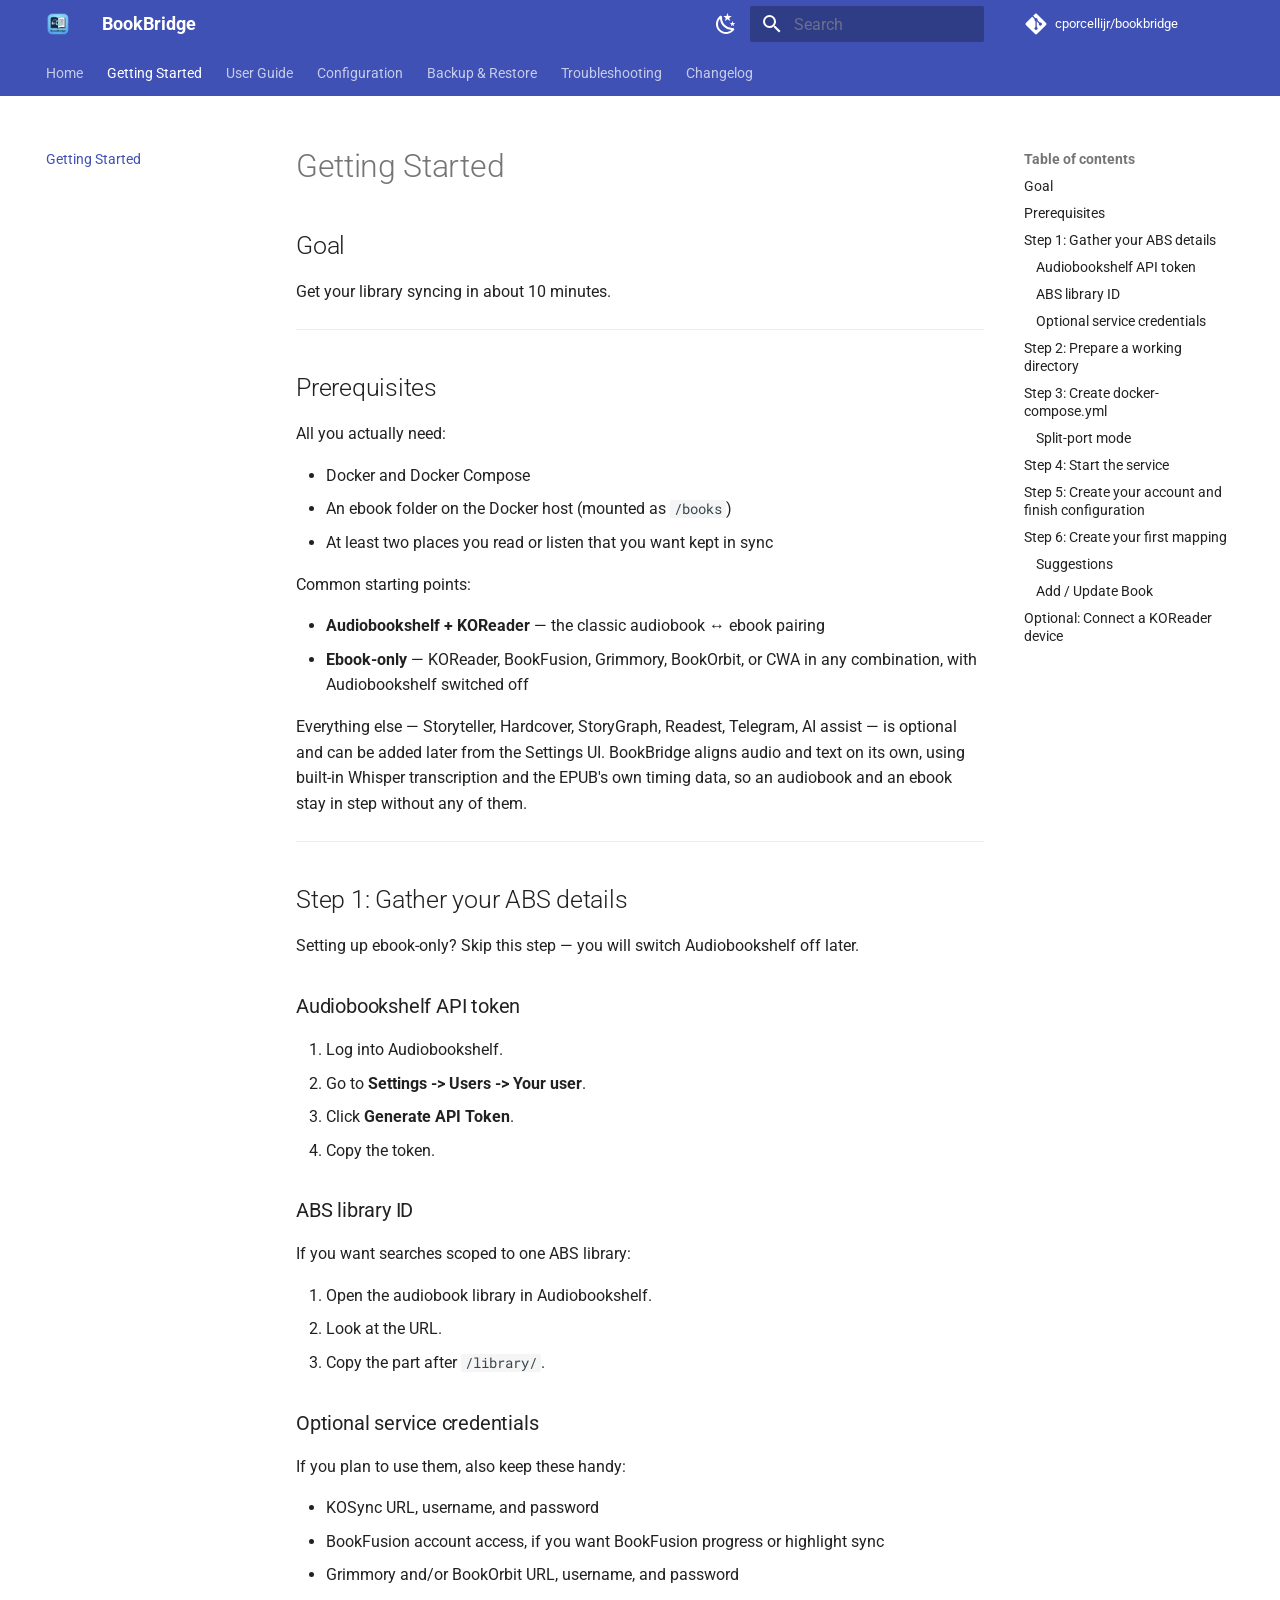
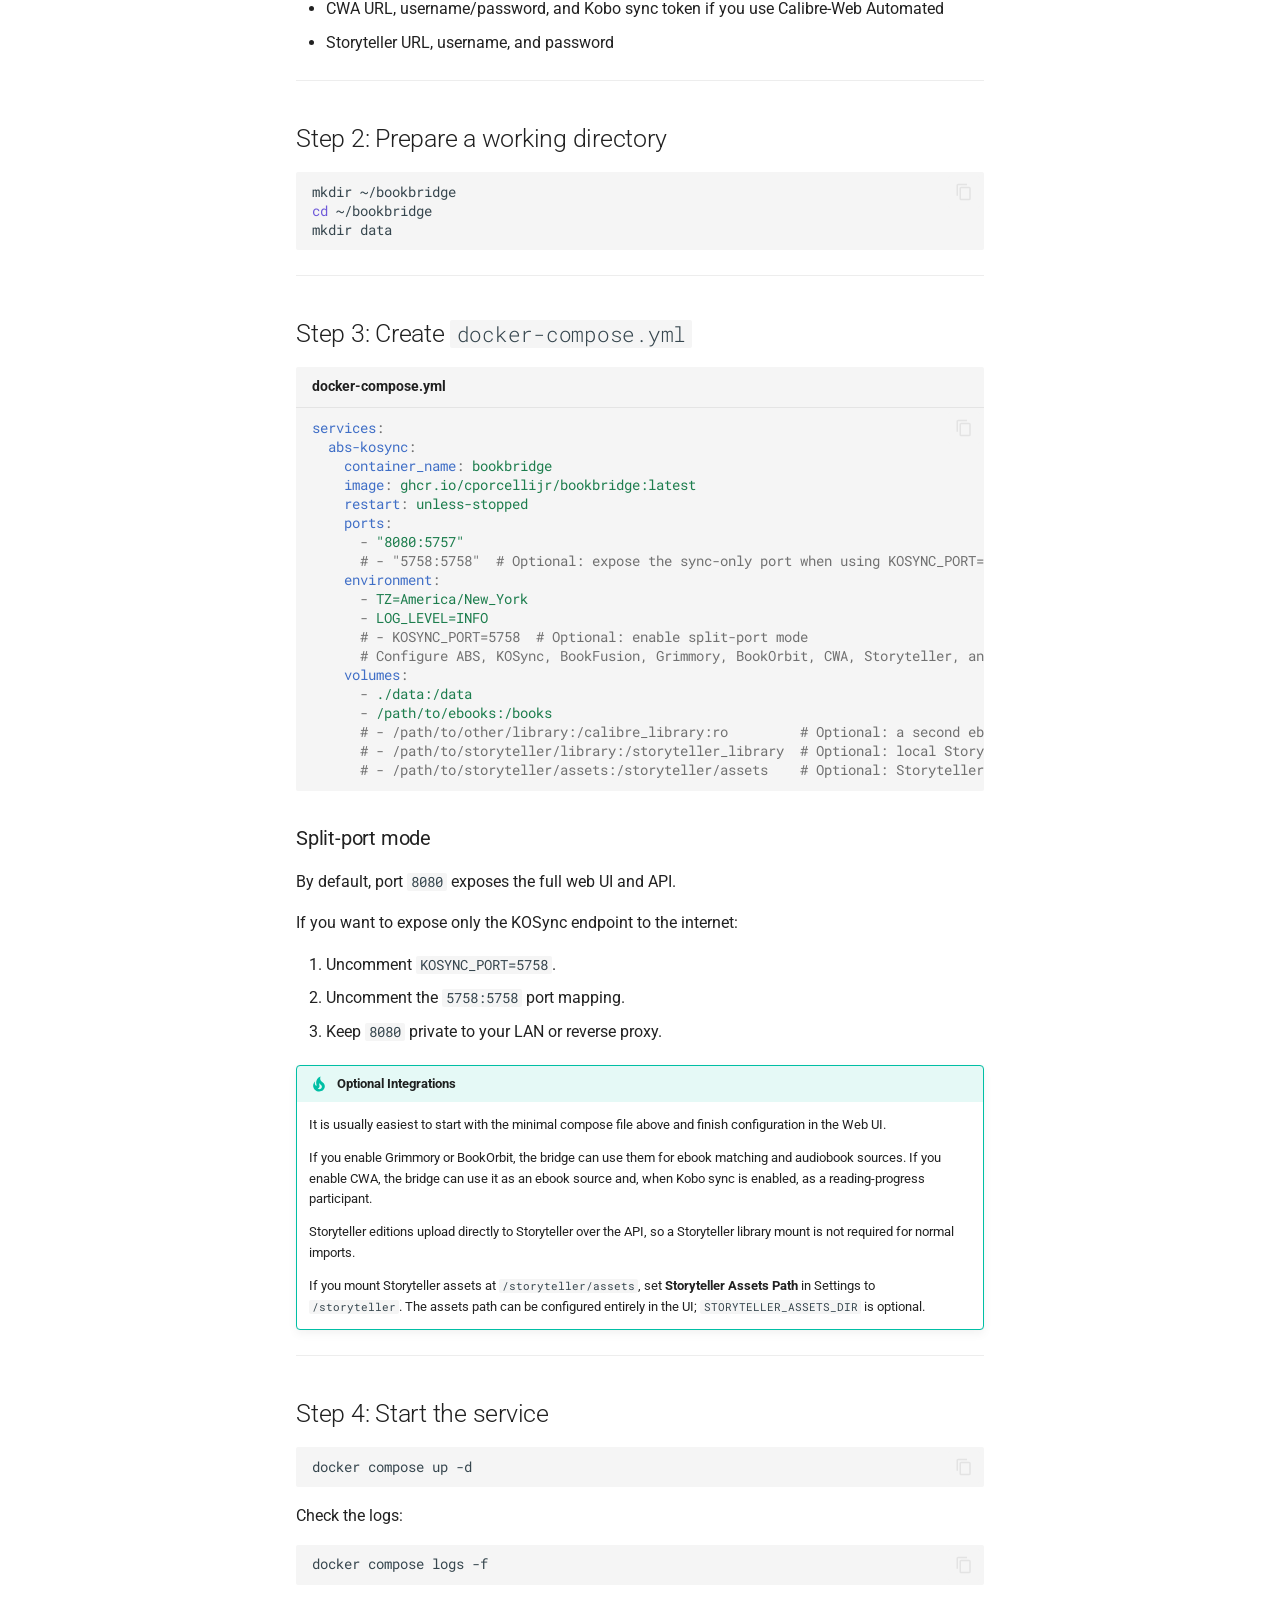
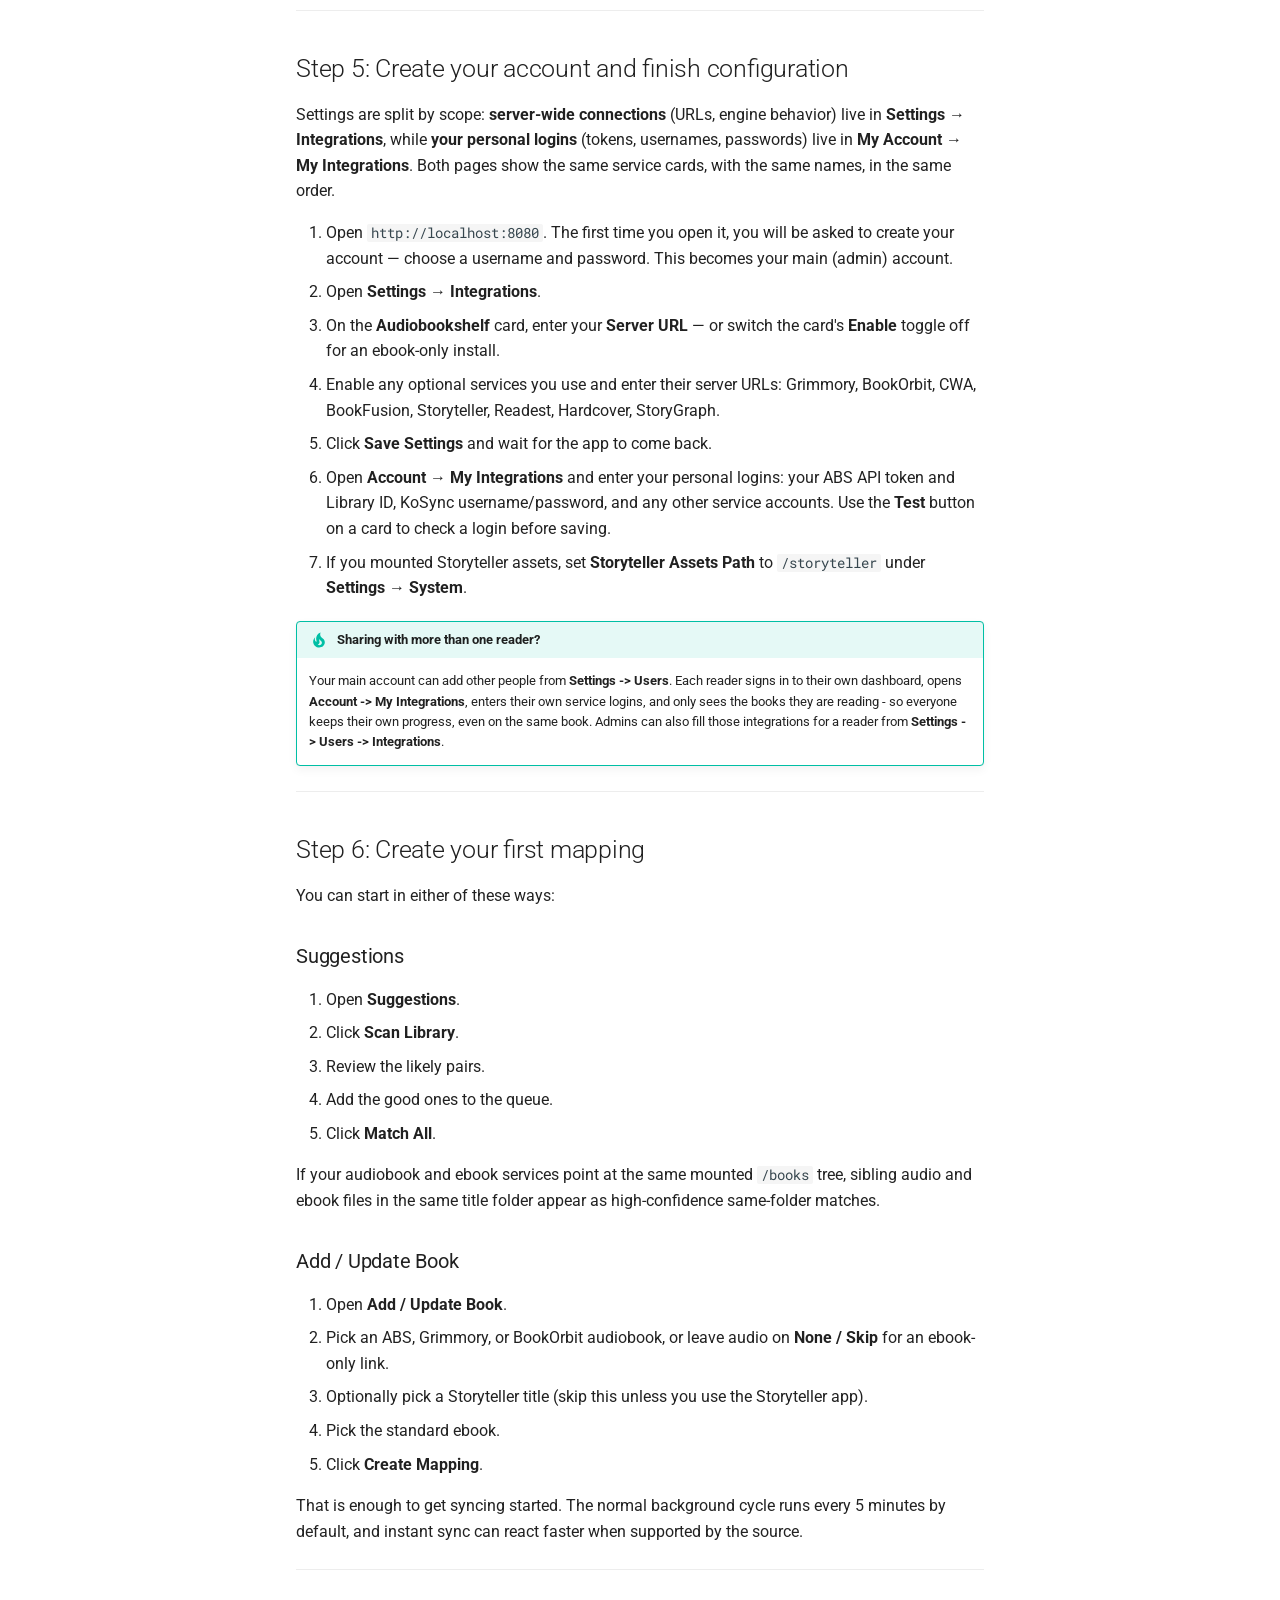
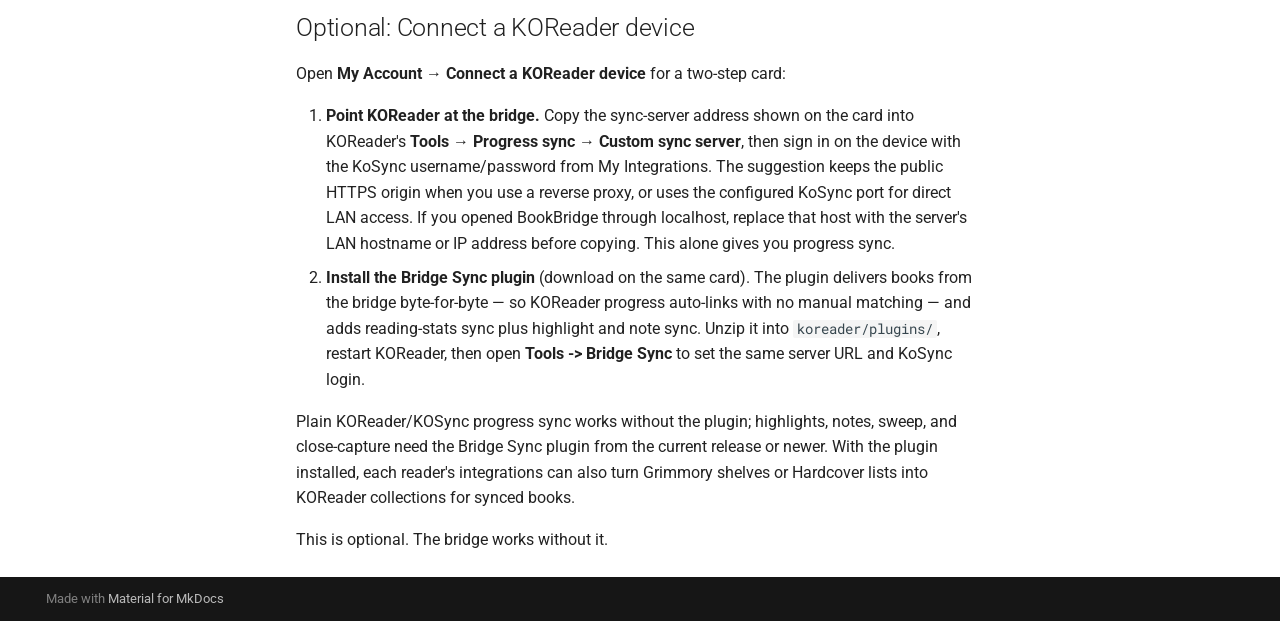
<file: getting-started/index.html>
<!doctype html>
<html lang="en" class="no-js">
  <head>
    
      <meta charset="utf-8">
      <meta name="viewport" content="width=device-width,initial-scale=1">
      
        <meta name="description" content="The ultimate bridge for cross-platform reading and listening synchronization.">
      
      
        <meta name="author" content="cporcellijr">
      
      
        <link rel="canonical" href="https://cporcellijr.github.io/bookbridge/getting-started/">
      
      
        <link rel="prev" href="..">
      
      
        <link rel="next" href="../user-guide/">
      
      
        
      
      
      <link rel="icon" href="../assets/icon.png">
      <meta name="generator" content="mkdocs-1.6.1, mkdocs-material-9.7.7">
    
    
      
        <title>Getting Started - BookBridge</title>
      
    
    
      <link rel="stylesheet" href="../assets/stylesheets/main.ec1eaa64.min.css">
      
        
        <link rel="stylesheet" href="../assets/stylesheets/palette.ab4e12ef.min.css">
      
      


    
    
      
    
    
      
        
        
        <link rel="preconnect" href="https://fonts.gstatic.com" crossorigin>
        <link rel="stylesheet" href="https://fonts.googleapis.com/css?family=Roboto:300,300i,400,400i,700,700i%7CRoboto+Mono:400,400i,700,700i&display=fallback">
        <style>:root{--md-text-font:"Roboto";--md-code-font:"Roboto Mono"}</style>
      
    
    
    <script>__md_scope=new URL("..",location),__md_hash=e=>[...e].reduce(((e,_)=>(e<<5)-e+_.charCodeAt(0)),0),__md_get=(e,_=localStorage,t=__md_scope)=>JSON.parse(_.getItem(t.pathname+"."+e)),__md_set=(e,_,t=localStorage,a=__md_scope)=>{try{t.setItem(a.pathname+"."+e,JSON.stringify(_))}catch(e){}}</script>
    
      

    
    
  </head>
  
  
    
    
      
    
    
    
    
    <body dir="ltr" data-md-color-scheme="default" data-md-color-primary="indigo" data-md-color-accent="indigo">
  
    
    <input class="md-toggle" data-md-toggle="drawer" type="checkbox" id="__drawer" autocomplete="off">
    <input class="md-toggle" data-md-toggle="search" type="checkbox" id="__search" autocomplete="off">
    <label class="md-overlay" for="__drawer"></label>
    <div data-md-component="skip">
      
        
        <a href="#getting-started" class="md-skip">
          Skip to content
        </a>
      
    </div>
    <div data-md-component="announce">
      
    </div>
    
    
      

<header class="md-header" data-md-component="header">
  <nav class="md-header__inner md-grid" aria-label="Header">
    <a href=".." title="BookBridge" class="md-header__button md-logo" aria-label="BookBridge" data-md-component="logo">
      
  <img src="../assets/icon.png" alt="logo">

    </a>
    <label class="md-header__button md-icon" for="__drawer">
      
      <svg xmlns="http://www.w3.org/2000/svg" viewBox="0 0 24 24"><path d="M3 6h18v2H3zm0 5h18v2H3zm0 5h18v2H3z"/></svg>
    </label>
    <div class="md-header__title" data-md-component="header-title">
      <div class="md-header__ellipsis">
        <div class="md-header__topic">
          <span class="md-ellipsis">
            BookBridge
          </span>
        </div>
        <div class="md-header__topic" data-md-component="header-topic">
          <span class="md-ellipsis">
            
              Getting Started
            
          </span>
        </div>
      </div>
    </div>
    
      
        <form class="md-header__option" data-md-component="palette">
  
    
    
    
    <input class="md-option" data-md-color-media="(prefers-color-scheme: light)" data-md-color-scheme="default" data-md-color-primary="indigo" data-md-color-accent="indigo"  aria-label="Switch to dark mode"  type="radio" name="__palette" id="__palette_0">
    
      <label class="md-header__button md-icon" title="Switch to dark mode" for="__palette_1" hidden>
        <svg xmlns="http://www.w3.org/2000/svg" viewBox="0 0 24 24"><path d="m17.75 4.09-2.53 1.94.91 3.06-2.63-1.81-2.63 1.81.91-3.06-2.53-1.94L12.44 4l1.06-3 1.06 3zm3.5 6.91-1.64 1.25.59 1.98-1.7-1.17-1.7 1.17.59-1.98L15.75 11l2.06-.05L18.5 9l.69 1.95zm-2.28 4.95c.83-.08 1.72 1.1 1.19 1.85-.32.45-.66.87-1.08 1.27C15.17 23 8.84 23 4.94 19.07c-3.91-3.9-3.91-10.24 0-14.14.4-.4.82-.76 1.27-1.08.75-.53 1.93.36 1.85 1.19-.27 2.86.69 5.83 2.89 8.02a9.96 9.96 0 0 0 8.02 2.89m-1.64 2.02a12.08 12.08 0 0 1-7.8-3.47c-2.17-2.19-3.33-5-3.49-7.82-2.81 3.14-2.7 7.96.31 10.98 3.02 3.01 7.84 3.12 10.98.31"/></svg>
      </label>
    
  
    
    
    
    <input class="md-option" data-md-color-media="(prefers-color-scheme: dark)" data-md-color-scheme="slate" data-md-color-primary="indigo" data-md-color-accent="indigo"  aria-label="Switch to light mode"  type="radio" name="__palette" id="__palette_1">
    
      <label class="md-header__button md-icon" title="Switch to light mode" for="__palette_0" hidden>
        <svg xmlns="http://www.w3.org/2000/svg" viewBox="0 0 24 24"><path d="M12 7a5 5 0 0 1 5 5 5 5 0 0 1-5 5 5 5 0 0 1-5-5 5 5 0 0 1 5-5m0 2a3 3 0 0 0-3 3 3 3 0 0 0 3 3 3 3 0 0 0 3-3 3 3 0 0 0-3-3m0-7 2.39 3.42C13.65 5.15 12.84 5 12 5s-1.65.15-2.39.42zM3.34 7l4.16-.35A7.2 7.2 0 0 0 5.94 8.5c-.44.74-.69 1.5-.83 2.29zm.02 10 1.76-3.77a7.131 7.131 0 0 0 2.38 4.14zM20.65 7l-1.77 3.79a7.02 7.02 0 0 0-2.38-4.15zm-.01 10-4.14.36c.59-.51 1.12-1.14 1.54-1.86.42-.73.69-1.5.83-2.29zM12 22l-2.41-3.44c.74.27 1.55.44 2.41.44.82 0 1.63-.17 2.37-.44z"/></svg>
      </label>
    
  
</form>
      
    
    
      <script>var palette=__md_get("__palette");if(palette&&palette.color){if("(prefers-color-scheme)"===palette.color.media){var media=matchMedia("(prefers-color-scheme: light)"),input=document.querySelector(media.matches?"[data-md-color-media='(prefers-color-scheme: light)']":"[data-md-color-media='(prefers-color-scheme: dark)']");palette.color.media=input.getAttribute("data-md-color-media"),palette.color.scheme=input.getAttribute("data-md-color-scheme"),palette.color.primary=input.getAttribute("data-md-color-primary"),palette.color.accent=input.getAttribute("data-md-color-accent")}for(var[key,value]of Object.entries(palette.color))document.body.setAttribute("data-md-color-"+key,value)}</script>
    
    
    
      
      
        <label class="md-header__button md-icon" for="__search">
          
          <svg xmlns="http://www.w3.org/2000/svg" viewBox="0 0 24 24"><path d="M9.5 3A6.5 6.5 0 0 1 16 9.5c0 1.61-.59 3.09-1.56 4.23l.27.27h.79l5 5-1.5 1.5-5-5v-.79l-.27-.27A6.52 6.52 0 0 1 9.5 16 6.5 6.5 0 0 1 3 9.5 6.5 6.5 0 0 1 9.5 3m0 2C7 5 5 7 5 9.5S7 14 9.5 14 14 12 14 9.5 12 5 9.5 5"/></svg>
        </label>
        <div class="md-search" data-md-component="search" role="dialog">
  <label class="md-search__overlay" for="__search"></label>
  <div class="md-search__inner" role="search">
    <form class="md-search__form" name="search">
      <input type="text" class="md-search__input" name="query" aria-label="Search" placeholder="Search" autocapitalize="off" autocorrect="off" autocomplete="off" spellcheck="false" data-md-component="search-query" required>
      <label class="md-search__icon md-icon" for="__search">
        
        <svg xmlns="http://www.w3.org/2000/svg" viewBox="0 0 24 24"><path d="M9.5 3A6.5 6.5 0 0 1 16 9.5c0 1.61-.59 3.09-1.56 4.23l.27.27h.79l5 5-1.5 1.5-5-5v-.79l-.27-.27A6.52 6.52 0 0 1 9.5 16 6.5 6.5 0 0 1 3 9.5 6.5 6.5 0 0 1 9.5 3m0 2C7 5 5 7 5 9.5S7 14 9.5 14 14 12 14 9.5 12 5 9.5 5"/></svg>
        
        <svg xmlns="http://www.w3.org/2000/svg" viewBox="0 0 24 24"><path d="M20 11v2H8l5.5 5.5-1.42 1.42L4.16 12l7.92-7.92L13.5 5.5 8 11z"/></svg>
      </label>
      <nav class="md-search__options" aria-label="Search">
        
        <button type="reset" class="md-search__icon md-icon" title="Clear" aria-label="Clear" tabindex="-1">
          
          <svg xmlns="http://www.w3.org/2000/svg" viewBox="0 0 24 24"><path d="M19 6.41 17.59 5 12 10.59 6.41 5 5 6.41 10.59 12 5 17.59 6.41 19 12 13.41 17.59 19 19 17.59 13.41 12z"/></svg>
        </button>
      </nav>
      
        <div class="md-search__suggest" data-md-component="search-suggest"></div>
      
    </form>
    <div class="md-search__output">
      <div class="md-search__scrollwrap" tabindex="0" data-md-scrollfix>
        <div class="md-search-result" data-md-component="search-result">
          <div class="md-search-result__meta">
            Initializing search
          </div>
          <ol class="md-search-result__list" role="presentation"></ol>
        </div>
      </div>
    </div>
  </div>
</div>
      
    
    
      <div class="md-header__source">
        <a href="https://github.com/cporcellijr/bookbridge" title="Go to repository" class="md-source" data-md-component="source">
  <div class="md-source__icon md-icon">
    
    <svg xmlns="http://www.w3.org/2000/svg" viewBox="0 0 448 512"><!--! Font Awesome Free 7.1.0 by @fontawesome - https://fontawesome.com License - https://fontawesome.com/license/free (Icons: CC BY 4.0, Fonts: SIL OFL 1.1, Code: MIT License) Copyright 2025 Fonticons, Inc.--><path d="M439.6 236.1 244 40.5c-5.4-5.5-12.8-8.5-20.4-8.5s-15 3-20.4 8.4L162.5 81l51.5 51.5c27.1-9.1 52.7 16.8 43.4 43.7l49.7 49.7c34.2-11.8 61.2 31 35.5 56.7-26.5 26.5-70.2-2.9-56-37.3L240.3 199v121.9c25.3 12.5 22.3 41.8 9.1 55-6.4 6.4-15.2 10.1-24.3 10.1s-17.8-3.6-24.3-10.1c-17.6-17.6-11.1-46.9 11.2-56v-123c-20.8-8.5-24.6-30.7-18.6-45L142.6 101 8.5 235.1C3 240.6 0 247.9 0 255.5s3 15 8.5 20.4l195.6 195.7c5.4 5.4 12.7 8.4 20.4 8.4s15-3 20.4-8.4l194.7-194.7c5.4-5.4 8.4-12.8 8.4-20.4s-3-15-8.4-20.4"/></svg>
  </div>
  <div class="md-source__repository">
    cporcellijr/bookbridge
  </div>
</a>
      </div>
    
  </nav>
  
</header>
    
    <div class="md-container" data-md-component="container">
      
      
        
          
            
<nav class="md-tabs" aria-label="Tabs" data-md-component="tabs">
  <div class="md-grid">
    <ul class="md-tabs__list">
      
        
  
  
  
  
    <li class="md-tabs__item">
      <a href=".." class="md-tabs__link">
        
  
  
    
  
  Home

      </a>
    </li>
  

      
        
  
  
  
    
  
  
    <li class="md-tabs__item md-tabs__item--active">
      <a href="./" class="md-tabs__link">
        
  
  
    
  
  Getting Started

      </a>
    </li>
  

      
        
  
  
  
  
    <li class="md-tabs__item">
      <a href="../user-guide/" class="md-tabs__link">
        
  
  
    
  
  User Guide

      </a>
    </li>
  

      
        
  
  
  
  
    <li class="md-tabs__item">
      <a href="../configuration/" class="md-tabs__link">
        
  
  
    
  
  Configuration

      </a>
    </li>
  

      
        
  
  
  
  
    <li class="md-tabs__item">
      <a href="../backup-restore/" class="md-tabs__link">
        
  
  
    
  
  Backup & Restore

      </a>
    </li>
  

      
        
  
  
  
  
    <li class="md-tabs__item">
      <a href="../troubleshooting/" class="md-tabs__link">
        
  
  
    
  
  Troubleshooting

      </a>
    </li>
  

      
        
  
  
  
  
    <li class="md-tabs__item">
      <a href="../changelog/" class="md-tabs__link">
        
  
  
    
  
  Changelog

      </a>
    </li>
  

      
    </ul>
  </div>
</nav>
          
        
      
      <main class="md-main" data-md-component="main">
        <div class="md-main__inner md-grid">
          
            
              
              <div class="md-sidebar md-sidebar--primary" data-md-component="sidebar" data-md-type="navigation" >
                <div class="md-sidebar__scrollwrap">
                  <div class="md-sidebar__inner">
                    


  


<nav class="md-nav md-nav--primary md-nav--lifted" aria-label="Navigation" data-md-level="0">
  <label class="md-nav__title" for="__drawer">
    <a href=".." title="BookBridge" class="md-nav__button md-logo" aria-label="BookBridge" data-md-component="logo">
      
  <img src="../assets/icon.png" alt="logo">

    </a>
    BookBridge
  </label>
  
    <div class="md-nav__source">
      <a href="https://github.com/cporcellijr/bookbridge" title="Go to repository" class="md-source" data-md-component="source">
  <div class="md-source__icon md-icon">
    
    <svg xmlns="http://www.w3.org/2000/svg" viewBox="0 0 448 512"><!--! Font Awesome Free 7.1.0 by @fontawesome - https://fontawesome.com License - https://fontawesome.com/license/free (Icons: CC BY 4.0, Fonts: SIL OFL 1.1, Code: MIT License) Copyright 2025 Fonticons, Inc.--><path d="M439.6 236.1 244 40.5c-5.4-5.5-12.8-8.5-20.4-8.5s-15 3-20.4 8.4L162.5 81l51.5 51.5c27.1-9.1 52.7 16.8 43.4 43.7l49.7 49.7c34.2-11.8 61.2 31 35.5 56.7-26.5 26.5-70.2-2.9-56-37.3L240.3 199v121.9c25.3 12.5 22.3 41.8 9.1 55-6.4 6.4-15.2 10.1-24.3 10.1s-17.8-3.6-24.3-10.1c-17.6-17.6-11.1-46.9 11.2-56v-123c-20.8-8.5-24.6-30.7-18.6-45L142.6 101 8.5 235.1C3 240.6 0 247.9 0 255.5s3 15 8.5 20.4l195.6 195.7c5.4 5.4 12.7 8.4 20.4 8.4s15-3 20.4-8.4l194.7-194.7c5.4-5.4 8.4-12.8 8.4-20.4s-3-15-8.4-20.4"/></svg>
  </div>
  <div class="md-source__repository">
    cporcellijr/bookbridge
  </div>
</a>
    </div>
  
  <ul class="md-nav__list" data-md-scrollfix>
    
      
      
  
  
  
  
    <li class="md-nav__item">
      <a href=".." class="md-nav__link">
        
  
  
  <span class="md-ellipsis">
    
  
    Home
  

    
  </span>
  
  

      </a>
    </li>
  

    
      
      
  
  
    
  
  
  
    <li class="md-nav__item md-nav__item--active">
      
      <input class="md-nav__toggle md-toggle" type="checkbox" id="__toc">
      
      
        
      
      
        <label class="md-nav__link md-nav__link--active" for="__toc">
          
  
  
  <span class="md-ellipsis">
    
  
    Getting Started
  

    
  </span>
  
  

          <span class="md-nav__icon md-icon"></span>
        </label>
      
      <a href="./" class="md-nav__link md-nav__link--active">
        
  
  
  <span class="md-ellipsis">
    
  
    Getting Started
  

    
  </span>
  
  

      </a>
      
        

<nav class="md-nav md-nav--secondary" aria-label="Table of contents">
  
  
  
    
  
  
    <label class="md-nav__title" for="__toc">
      <span class="md-nav__icon md-icon"></span>
      Table of contents
    </label>
    <ul class="md-nav__list" data-md-component="toc" data-md-scrollfix>
      
        <li class="md-nav__item">
  <a href="#goal" class="md-nav__link">
    <span class="md-ellipsis">
      
        Goal
      
    </span>
  </a>
  
</li>
      
        <li class="md-nav__item">
  <a href="#prerequisites" class="md-nav__link">
    <span class="md-ellipsis">
      
        Prerequisites
      
    </span>
  </a>
  
</li>
      
        <li class="md-nav__item">
  <a href="#step-1-gather-your-abs-details" class="md-nav__link">
    <span class="md-ellipsis">
      
        Step 1: Gather your ABS details
      
    </span>
  </a>
  
    <nav class="md-nav" aria-label="Step 1: Gather your ABS details">
      <ul class="md-nav__list">
        
          <li class="md-nav__item">
  <a href="#audiobookshelf-api-token" class="md-nav__link">
    <span class="md-ellipsis">
      
        Audiobookshelf API token
      
    </span>
  </a>
  
</li>
        
          <li class="md-nav__item">
  <a href="#abs-library-id" class="md-nav__link">
    <span class="md-ellipsis">
      
        ABS library ID
      
    </span>
  </a>
  
</li>
        
          <li class="md-nav__item">
  <a href="#optional-service-credentials" class="md-nav__link">
    <span class="md-ellipsis">
      
        Optional service credentials
      
    </span>
  </a>
  
</li>
        
      </ul>
    </nav>
  
</li>
      
        <li class="md-nav__item">
  <a href="#step-2-prepare-a-working-directory" class="md-nav__link">
    <span class="md-ellipsis">
      
        Step 2: Prepare a working directory
      
    </span>
  </a>
  
</li>
      
        <li class="md-nav__item">
  <a href="#step-3-create-docker-composeyml" class="md-nav__link">
    <span class="md-ellipsis">
      
        Step 3: Create docker-compose.yml
      
    </span>
  </a>
  
    <nav class="md-nav" aria-label="Step 3: Create docker-compose.yml">
      <ul class="md-nav__list">
        
          <li class="md-nav__item">
  <a href="#split-port-mode" class="md-nav__link">
    <span class="md-ellipsis">
      
        Split-port mode
      
    </span>
  </a>
  
</li>
        
      </ul>
    </nav>
  
</li>
      
        <li class="md-nav__item">
  <a href="#step-4-start-the-service" class="md-nav__link">
    <span class="md-ellipsis">
      
        Step 4: Start the service
      
    </span>
  </a>
  
</li>
      
        <li class="md-nav__item">
  <a href="#step-5-create-your-account-and-finish-configuration" class="md-nav__link">
    <span class="md-ellipsis">
      
        Step 5: Create your account and finish configuration
      
    </span>
  </a>
  
</li>
      
        <li class="md-nav__item">
  <a href="#step-6-create-your-first-mapping" class="md-nav__link">
    <span class="md-ellipsis">
      
        Step 6: Create your first mapping
      
    </span>
  </a>
  
    <nav class="md-nav" aria-label="Step 6: Create your first mapping">
      <ul class="md-nav__list">
        
          <li class="md-nav__item">
  <a href="#suggestions" class="md-nav__link">
    <span class="md-ellipsis">
      
        Suggestions
      
    </span>
  </a>
  
</li>
        
          <li class="md-nav__item">
  <a href="#add-update-book" class="md-nav__link">
    <span class="md-ellipsis">
      
        Add / Update Book
      
    </span>
  </a>
  
</li>
        
      </ul>
    </nav>
  
</li>
      
        <li class="md-nav__item">
  <a href="#optional-connect-a-koreader-device" class="md-nav__link">
    <span class="md-ellipsis">
      
        Optional: Connect a KOReader device
      
    </span>
  </a>
  
</li>
      
    </ul>
  
</nav>
      
    </li>
  

    
      
      
  
  
  
  
    <li class="md-nav__item">
      <a href="../user-guide/" class="md-nav__link">
        
  
  
  <span class="md-ellipsis">
    
  
    User Guide
  

    
  </span>
  
  

      </a>
    </li>
  

    
      
      
  
  
  
  
    <li class="md-nav__item">
      <a href="../configuration/" class="md-nav__link">
        
  
  
  <span class="md-ellipsis">
    
  
    Configuration
  

    
  </span>
  
  

      </a>
    </li>
  

    
      
      
  
  
  
  
    <li class="md-nav__item">
      <a href="../backup-restore/" class="md-nav__link">
        
  
  
  <span class="md-ellipsis">
    
  
    Backup & Restore
  

    
  </span>
  
  

      </a>
    </li>
  

    
      
      
  
  
  
  
    <li class="md-nav__item">
      <a href="../troubleshooting/" class="md-nav__link">
        
  
  
  <span class="md-ellipsis">
    
  
    Troubleshooting
  

    
  </span>
  
  

      </a>
    </li>
  

    
      
      
  
  
  
  
    <li class="md-nav__item">
      <a href="../changelog/" class="md-nav__link">
        
  
  
  <span class="md-ellipsis">
    
  
    Changelog
  

    
  </span>
  
  

      </a>
    </li>
  

    
  </ul>
</nav>
                  </div>
                </div>
              </div>
            
            
              
              <div class="md-sidebar md-sidebar--secondary" data-md-component="sidebar" data-md-type="toc" >
                <div class="md-sidebar__scrollwrap">
                  <div class="md-sidebar__inner">
                    

<nav class="md-nav md-nav--secondary" aria-label="Table of contents">
  
  
  
    
  
  
    <label class="md-nav__title" for="__toc">
      <span class="md-nav__icon md-icon"></span>
      Table of contents
    </label>
    <ul class="md-nav__list" data-md-component="toc" data-md-scrollfix>
      
        <li class="md-nav__item">
  <a href="#goal" class="md-nav__link">
    <span class="md-ellipsis">
      
        Goal
      
    </span>
  </a>
  
</li>
      
        <li class="md-nav__item">
  <a href="#prerequisites" class="md-nav__link">
    <span class="md-ellipsis">
      
        Prerequisites
      
    </span>
  </a>
  
</li>
      
        <li class="md-nav__item">
  <a href="#step-1-gather-your-abs-details" class="md-nav__link">
    <span class="md-ellipsis">
      
        Step 1: Gather your ABS details
      
    </span>
  </a>
  
    <nav class="md-nav" aria-label="Step 1: Gather your ABS details">
      <ul class="md-nav__list">
        
          <li class="md-nav__item">
  <a href="#audiobookshelf-api-token" class="md-nav__link">
    <span class="md-ellipsis">
      
        Audiobookshelf API token
      
    </span>
  </a>
  
</li>
        
          <li class="md-nav__item">
  <a href="#abs-library-id" class="md-nav__link">
    <span class="md-ellipsis">
      
        ABS library ID
      
    </span>
  </a>
  
</li>
        
          <li class="md-nav__item">
  <a href="#optional-service-credentials" class="md-nav__link">
    <span class="md-ellipsis">
      
        Optional service credentials
      
    </span>
  </a>
  
</li>
        
      </ul>
    </nav>
  
</li>
      
        <li class="md-nav__item">
  <a href="#step-2-prepare-a-working-directory" class="md-nav__link">
    <span class="md-ellipsis">
      
        Step 2: Prepare a working directory
      
    </span>
  </a>
  
</li>
      
        <li class="md-nav__item">
  <a href="#step-3-create-docker-composeyml" class="md-nav__link">
    <span class="md-ellipsis">
      
        Step 3: Create docker-compose.yml
      
    </span>
  </a>
  
    <nav class="md-nav" aria-label="Step 3: Create docker-compose.yml">
      <ul class="md-nav__list">
        
          <li class="md-nav__item">
  <a href="#split-port-mode" class="md-nav__link">
    <span class="md-ellipsis">
      
        Split-port mode
      
    </span>
  </a>
  
</li>
        
      </ul>
    </nav>
  
</li>
      
        <li class="md-nav__item">
  <a href="#step-4-start-the-service" class="md-nav__link">
    <span class="md-ellipsis">
      
        Step 4: Start the service
      
    </span>
  </a>
  
</li>
      
        <li class="md-nav__item">
  <a href="#step-5-create-your-account-and-finish-configuration" class="md-nav__link">
    <span class="md-ellipsis">
      
        Step 5: Create your account and finish configuration
      
    </span>
  </a>
  
</li>
      
        <li class="md-nav__item">
  <a href="#step-6-create-your-first-mapping" class="md-nav__link">
    <span class="md-ellipsis">
      
        Step 6: Create your first mapping
      
    </span>
  </a>
  
    <nav class="md-nav" aria-label="Step 6: Create your first mapping">
      <ul class="md-nav__list">
        
          <li class="md-nav__item">
  <a href="#suggestions" class="md-nav__link">
    <span class="md-ellipsis">
      
        Suggestions
      
    </span>
  </a>
  
</li>
        
          <li class="md-nav__item">
  <a href="#add-update-book" class="md-nav__link">
    <span class="md-ellipsis">
      
        Add / Update Book
      
    </span>
  </a>
  
</li>
        
      </ul>
    </nav>
  
</li>
      
        <li class="md-nav__item">
  <a href="#optional-connect-a-koreader-device" class="md-nav__link">
    <span class="md-ellipsis">
      
        Optional: Connect a KOReader device
      
    </span>
  </a>
  
</li>
      
    </ul>
  
</nav>
                  </div>
                </div>
              </div>
            
          
          
            <div class="md-content" data-md-component="content">
              
              <article class="md-content__inner md-typeset">
                
                  


  
  


<h1 id="getting-started">Getting Started</h1>
<h2 id="goal">Goal</h2>
<p>Get your library syncing in about 10 minutes.</p>
<hr />
<h2 id="prerequisites">Prerequisites</h2>
<p>All you actually need:</p>
<ul>
<li>Docker and Docker Compose</li>
<li>An ebook folder on the Docker host (mounted as <code>/books</code>)</li>
<li>At least two places you read or listen that you want kept in sync</li>
</ul>
<p>Common starting points:</p>
<ul>
<li><strong>Audiobookshelf + KOReader</strong> — the classic audiobook ↔ ebook pairing</li>
<li><strong>Ebook-only</strong> — KOReader, BookFusion, Grimmory, BookOrbit, or CWA in any combination, with Audiobookshelf switched off</li>
</ul>
<p>Everything else — Storyteller, Hardcover, StoryGraph, Readest, Telegram, AI assist — is optional and can be added later from the Settings UI. BookBridge aligns audio and text on its own, using built-in Whisper transcription and the EPUB's own timing data, so an audiobook and an ebook stay in step without any of them.</p>
<hr />
<h2 id="step-1-gather-your-abs-details">Step 1: Gather your ABS details</h2>
<p>Setting up ebook-only? Skip this step — you will switch Audiobookshelf off later.</p>
<h3 id="audiobookshelf-api-token">Audiobookshelf API token</h3>
<ol>
<li>Log into Audiobookshelf.</li>
<li>Go to <strong>Settings -&gt; Users -&gt; Your user</strong>.</li>
<li>Click <strong>Generate API Token</strong>.</li>
<li>Copy the token.</li>
</ol>
<h3 id="abs-library-id">ABS library ID</h3>
<p>If you want searches scoped to one ABS library:</p>
<ol>
<li>Open the audiobook library in Audiobookshelf.</li>
<li>Look at the URL.</li>
<li>Copy the part after <code>/library/</code>.</li>
</ol>
<h3 id="optional-service-credentials">Optional service credentials</h3>
<p>If you plan to use them, also keep these handy:</p>
<ul>
<li>KOSync URL, username, and password</li>
<li>BookFusion account access, if you want BookFusion progress or highlight sync</li>
<li>Grimmory and/or BookOrbit URL, username, and password</li>
<li>CWA URL, username/password, and Kobo sync token if you use Calibre-Web Automated</li>
<li>Storyteller URL, username, and password</li>
</ul>
<hr />
<h2 id="step-2-prepare-a-working-directory">Step 2: Prepare a working directory</h2>
<div class="highlight"><pre><span></span><code>mkdir<span class="w"> </span>~/bookbridge
<span class="nb">cd</span><span class="w"> </span>~/bookbridge
mkdir<span class="w"> </span>data
</code></pre></div>
<hr />
<h2 id="step-3-create-docker-composeyml">Step 3: Create <code>docker-compose.yml</code></h2>
<div class="highlight"><span class="filename">docker-compose.yml</span><pre><span></span><code><span class="nt">services</span><span class="p">:</span>
<span class="w">  </span><span class="nt">abs-kosync</span><span class="p">:</span>
<span class="w">    </span><span class="nt">container_name</span><span class="p">:</span><span class="w"> </span><span class="l l-Scalar l-Scalar-Plain">bookbridge</span>
<span class="w">    </span><span class="nt">image</span><span class="p">:</span><span class="w"> </span><span class="l l-Scalar l-Scalar-Plain">ghcr.io/cporcellijr/bookbridge:latest</span>
<span class="w">    </span><span class="nt">restart</span><span class="p">:</span><span class="w"> </span><span class="l l-Scalar l-Scalar-Plain">unless-stopped</span>
<span class="w">    </span><span class="nt">ports</span><span class="p">:</span>
<span class="w">      </span><span class="p p-Indicator">-</span><span class="w"> </span><span class="s">"8080:5757"</span>
<span class="w">      </span><span class="c1"># - "5758:5758"  # Optional: expose the sync-only port when using KOSYNC_PORT=5758</span>
<span class="w">    </span><span class="nt">environment</span><span class="p">:</span>
<span class="w">      </span><span class="p p-Indicator">-</span><span class="w"> </span><span class="l l-Scalar l-Scalar-Plain">TZ=America/New_York</span>
<span class="w">      </span><span class="p p-Indicator">-</span><span class="w"> </span><span class="l l-Scalar l-Scalar-Plain">LOG_LEVEL=INFO</span>
<span class="w">      </span><span class="c1"># - KOSYNC_PORT=5758  # Optional: enable split-port mode</span>
<span class="w">      </span><span class="c1"># Configure ABS, KOSync, BookFusion, Grimmory, BookOrbit, CWA, Storyteller, and other services in the Web UI.</span>
<span class="w">    </span><span class="nt">volumes</span><span class="p">:</span>
<span class="w">      </span><span class="p p-Indicator">-</span><span class="w"> </span><span class="l l-Scalar l-Scalar-Plain">./data:/data</span>
<span class="w">      </span><span class="p p-Indicator">-</span><span class="w"> </span><span class="l l-Scalar l-Scalar-Plain">/path/to/ebooks:/books</span>
<span class="w">      </span><span class="c1"># - /path/to/other/library:/calibre_library:ro         # Optional: a second ebook library (also set EXTRA_EBOOK_DIRS)</span>
<span class="w">      </span><span class="c1"># - /path/to/storyteller/library:/storyteller_library  # Optional: local Storyteller fallback/download access</span>
<span class="w">      </span><span class="c1"># - /path/to/storyteller/assets:/storyteller/assets    # Optional: Storyteller transcript ingest</span>
</code></pre></div>
<h3 id="split-port-mode">Split-port mode</h3>
<p>By default, port <code>8080</code> exposes the full web UI and API.</p>
<p>If you want to expose only the KOSync endpoint to the internet:</p>
<ol>
<li>Uncomment <code>KOSYNC_PORT=5758</code>.</li>
<li>Uncomment the <code>5758:5758</code> port mapping.</li>
<li>Keep <code>8080</code> private to your LAN or reverse proxy.</li>
</ol>
<div class="admonition tip">
<p class="admonition-title">Optional Integrations</p>
<p>It is usually easiest to start with the minimal compose file above and finish configuration in the Web UI.</p>
<p>If you enable Grimmory or BookOrbit, the bridge can use them for ebook matching and audiobook sources. If you enable CWA, the bridge can use it as an ebook source and, when Kobo sync is enabled, as a reading-progress participant.</p>
<p>Storyteller editions upload directly to Storyteller over the API, so a Storyteller library mount is not required for normal imports.</p>
<p>If you mount Storyteller assets at <code>/storyteller/assets</code>, set <strong>Storyteller Assets Path</strong> in Settings to <code>/storyteller</code>.
The assets path can be configured entirely in the UI; <code>STORYTELLER_ASSETS_DIR</code> is optional.</p>
</div>
<hr />
<h2 id="step-4-start-the-service">Step 4: Start the service</h2>
<div class="highlight"><pre><span></span><code>docker<span class="w"> </span>compose<span class="w"> </span>up<span class="w"> </span>-d
</code></pre></div>
<p>Check the logs:</p>
<div class="highlight"><pre><span></span><code>docker<span class="w"> </span>compose<span class="w"> </span>logs<span class="w"> </span>-f
</code></pre></div>
<hr />
<h2 id="step-5-create-your-account-and-finish-configuration">Step 5: Create your account and finish configuration</h2>
<p>Settings are split by scope: <strong>server-wide connections</strong> (URLs, engine behavior) live in
<strong>Settings → Integrations</strong>, while <strong>your personal logins</strong> (tokens, usernames, passwords)
live in <strong>My Account → My Integrations</strong>. Both pages show the same service cards, with the
same names, in the same order.</p>
<ol>
<li>Open <code>http://localhost:8080</code>. The first time you open it, you will be asked to create your account — choose a username and password. This becomes your main (admin) account.</li>
<li>Open <strong>Settings → Integrations</strong>.</li>
<li>On the <strong>Audiobookshelf</strong> card, enter your <strong>Server URL</strong> — or switch the card's <strong>Enable</strong> toggle off for an ebook-only install.</li>
<li>Enable any optional services you use and enter their server URLs: Grimmory, BookOrbit, CWA, BookFusion, Storyteller, Readest, Hardcover, StoryGraph.</li>
<li>Click <strong>Save Settings</strong> and wait for the app to come back.</li>
<li>Open <strong>Account → My Integrations</strong> and enter your personal logins: your ABS API token and Library ID, KoSync username/password, and any other service accounts. Use the <strong>Test</strong> button on a card to check a login before saving.</li>
<li>If you mounted Storyteller assets, set <strong>Storyteller Assets Path</strong> to <code>/storyteller</code> under <strong>Settings → System</strong>.</li>
</ol>
<div class="admonition tip">
<p class="admonition-title">Sharing with more than one reader?</p>
<p>Your main account can add other people from <strong>Settings -&gt; Users</strong>. Each reader signs in to their own dashboard, opens <strong>Account -&gt; My Integrations</strong>, enters their own service logins, and only sees the books they are reading - so everyone keeps their own progress, even on the same book. Admins can also fill those integrations for a reader from <strong>Settings -&gt; Users -&gt; Integrations</strong>.</p>
</div>
<hr />
<h2 id="step-6-create-your-first-mapping">Step 6: Create your first mapping</h2>
<p>You can start in either of these ways:</p>
<h3 id="suggestions">Suggestions</h3>
<ol>
<li>Open <strong>Suggestions</strong>.</li>
<li>Click <strong>Scan Library</strong>.</li>
<li>Review the likely pairs.</li>
<li>Add the good ones to the queue.</li>
<li>Click <strong>Match All</strong>.</li>
</ol>
<p>If your audiobook and ebook services point at the same mounted <code>/books</code> tree,
sibling audio and ebook files in the same title folder appear as high-confidence
same-folder matches.</p>
<h3 id="add-update-book">Add / Update Book</h3>
<ol>
<li>Open <strong>Add / Update Book</strong>.</li>
<li>Pick an ABS, Grimmory, or BookOrbit audiobook, or leave audio on <strong>None / Skip</strong> for an ebook-only link.</li>
<li>Optionally pick a Storyteller title (skip this unless you use the Storyteller app).</li>
<li>Pick the standard ebook.</li>
<li>Click <strong>Create Mapping</strong>.</li>
</ol>
<p>That is enough to get syncing started. The normal background cycle runs every 5 minutes by default, and instant sync can react faster when supported by the source.</p>
<hr />
<h2 id="optional-connect-a-koreader-device">Optional: Connect a KOReader device</h2>
<p>Open <strong>My Account → Connect a KOReader device</strong> for a two-step card:</p>
<ol>
<li><strong>Point KOReader at the bridge.</strong> Copy the sync-server address shown on the card into
   KOReader's <strong>Tools → Progress sync → Custom sync server</strong>, then sign in on the device with
   the KoSync username/password from My Integrations. The suggestion keeps the public HTTPS
   origin when you use a reverse proxy, or uses the configured KoSync port for direct LAN
   access. If you opened BookBridge through localhost, replace that host with the server's LAN
   hostname or IP address before copying. This alone gives you progress sync.</li>
<li><strong>Install the Bridge Sync plugin</strong> (download on the same card). The plugin delivers books
   from the bridge byte-for-byte — so KOReader progress auto-links with no manual matching —
   and adds reading-stats sync plus highlight and note sync. Unzip it into
   <code>koreader/plugins/</code>, restart KOReader, then open <strong>Tools -&gt; Bridge Sync</strong> to set the same
   server URL and KoSync login.</li>
</ol>
<p>Plain KOReader/KOSync progress sync works without the plugin; highlights, notes, sweep, and
close-capture need the Bridge Sync plugin from the current release or newer. With the plugin
installed, each reader's integrations can also turn Grimmory shelves or Hardcover lists into
KOReader collections for synced books.</p>
<p>This is optional. The bridge works without it.</p>












                
              </article>
            </div>
          
          
<script>var target=document.getElementById(location.hash.slice(1));target&&target.name&&(target.checked=target.name.startsWith("__tabbed_"))</script>
        </div>
        
          <button type="button" class="md-top md-icon" data-md-component="top" hidden>
  
  <svg xmlns="http://www.w3.org/2000/svg" viewBox="0 0 24 24"><path d="M13 20h-2V8l-5.5 5.5-1.42-1.42L12 4.16l7.92 7.92-1.42 1.42L13 8z"/></svg>
  Back to top
</button>
        
      </main>
      
        <footer class="md-footer">
  
  <div class="md-footer-meta md-typeset">
    <div class="md-footer-meta__inner md-grid">
      <div class="md-copyright">
  
  
    Made with
    <a href="https://squidfunk.github.io/mkdocs-material/" target="_blank" rel="noopener">
      Material for MkDocs
    </a>
  
</div>
      
    </div>
  </div>
</footer>
      
    </div>
    <div class="md-dialog" data-md-component="dialog">
      <div class="md-dialog__inner md-typeset"></div>
    </div>
    
    
    
      
      
      <script id="__config" type="application/json">{"annotate": null, "base": "..", "features": ["navigation.tabs", "navigation.sections", "navigation.top", "search.suggest", "search.highlight", "content.code.copy"], "search": "../assets/javascripts/workers/search.2c215733.min.js", "tags": null, "translations": {"clipboard.copied": "Copied to clipboard", "clipboard.copy": "Copy to clipboard", "search.result.more.one": "1 more on this page", "search.result.more.other": "# more on this page", "search.result.none": "No matching documents", "search.result.one": "1 matching document", "search.result.other": "# matching documents", "search.result.placeholder": "Type to start searching", "search.result.term.missing": "Missing", "select.version": "Select version"}, "version": null}</script>
    
    
      <script src="../assets/javascripts/bundle.d7400e89.min.js"></script>
      
    
  </body>
</html>
</file>
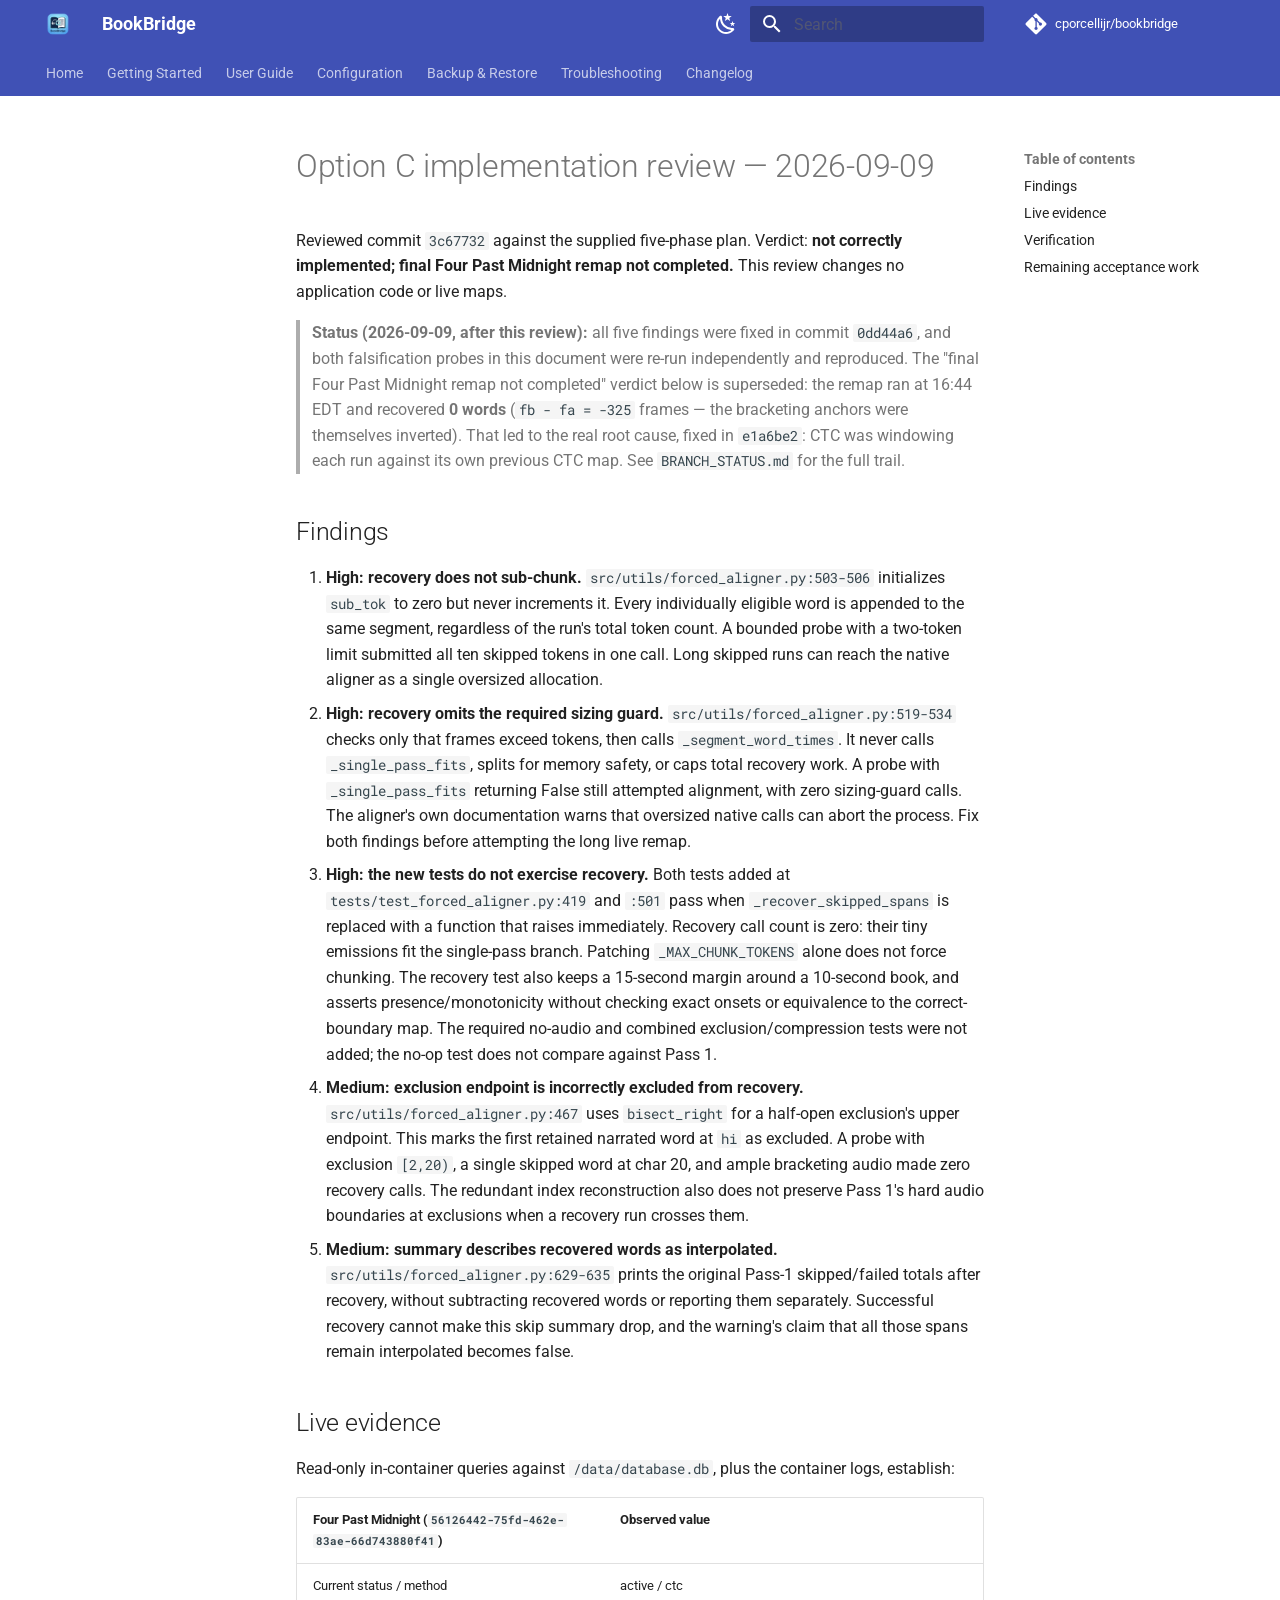
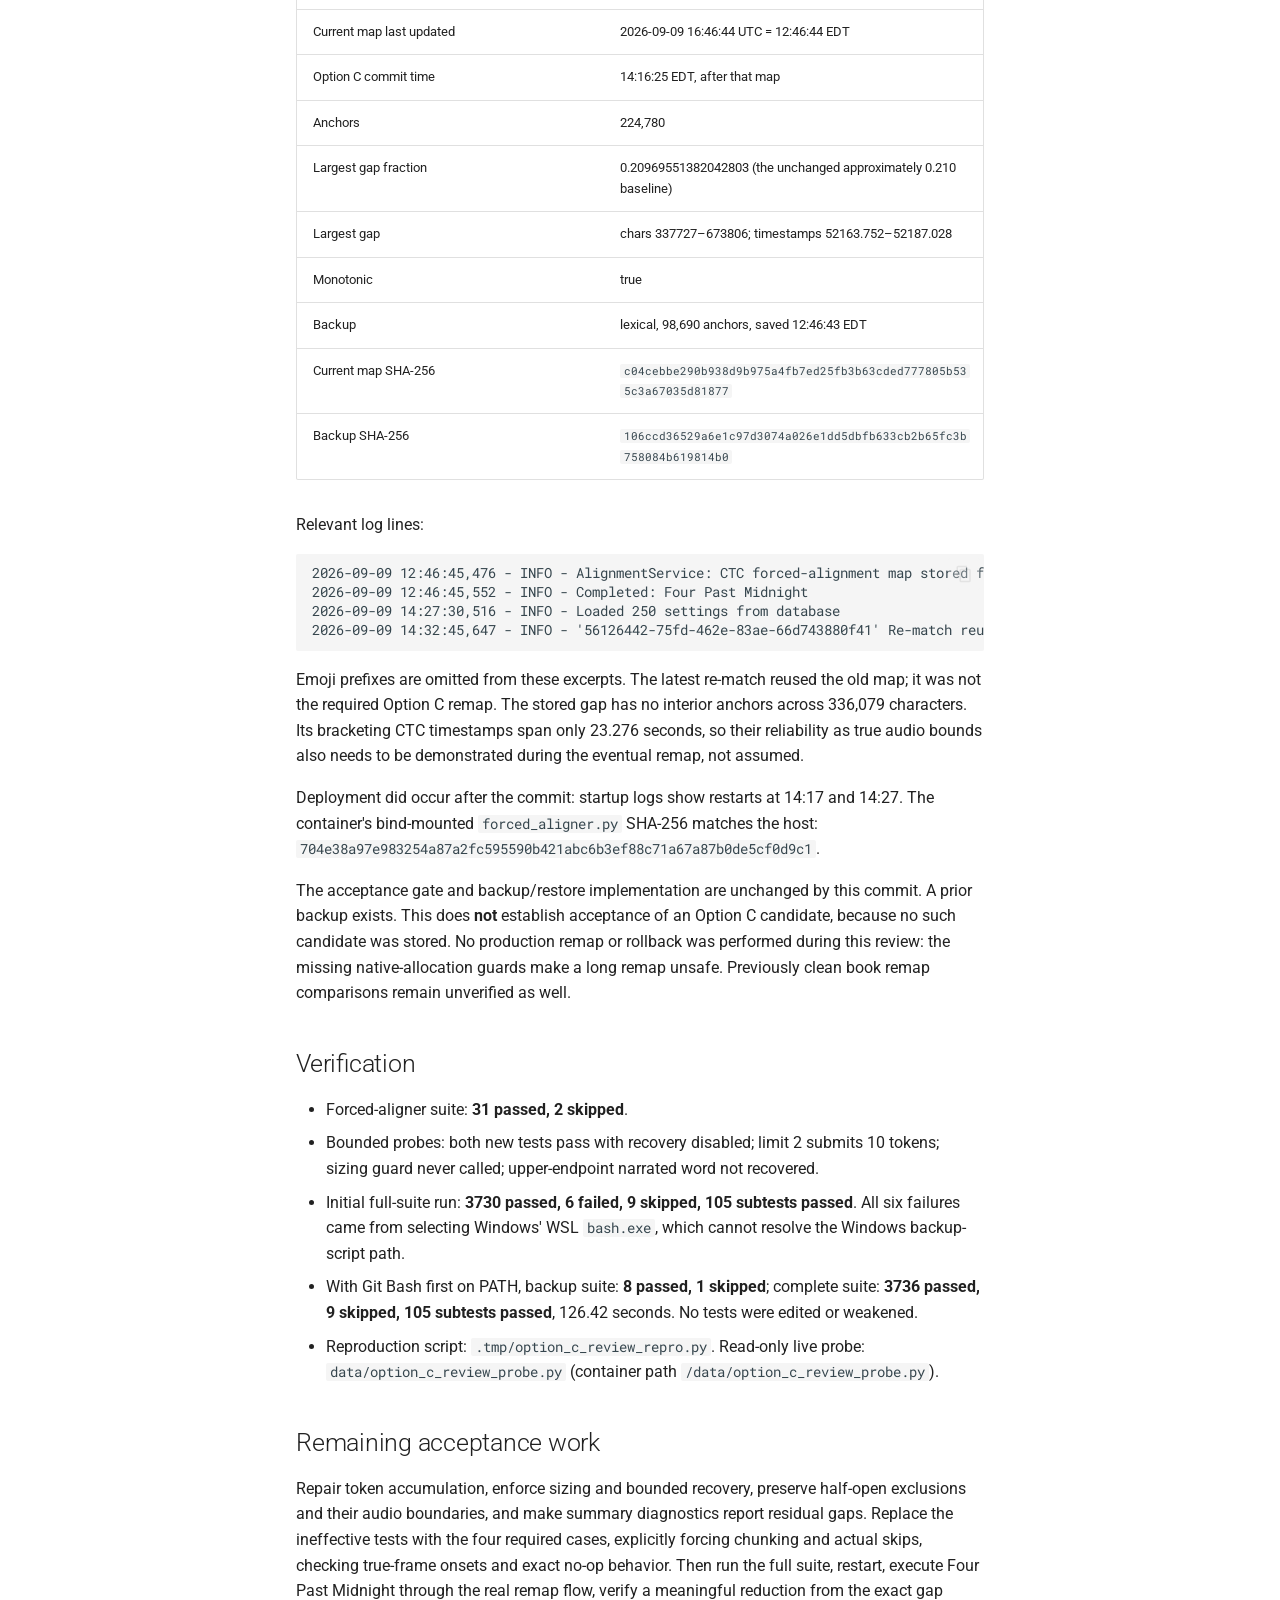
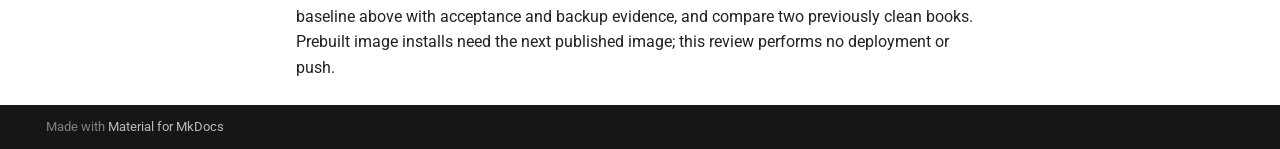
<file: OPTION_C_IMPLEMENTATION_REVIEW/index.html>
<!doctype html>
<html lang="en" class="no-js">
  <head>
    
      <meta charset="utf-8">
      <meta name="viewport" content="width=device-width,initial-scale=1">
      
        <meta name="description" content="The ultimate bridge for cross-platform reading and listening synchronization.">
      
      
        <meta name="author" content="cporcellijr">
      
      
        <link rel="canonical" href="https://cporcellijr.github.io/bookbridge/OPTION_C_IMPLEMENTATION_REVIEW/">
      
      
      
      
        
      
      
      <link rel="icon" href="../assets/icon.png">
      <meta name="generator" content="mkdocs-1.6.1, mkdocs-material-9.7.7">
    
    
      
        <title>Option C implementation review — 2026-09-09 - BookBridge</title>
      
    
    
      <link rel="stylesheet" href="../assets/stylesheets/main.ec1eaa64.min.css">
      
        
        <link rel="stylesheet" href="../assets/stylesheets/palette.ab4e12ef.min.css">
      
      


    
    
      
    
    
      
        
        
        <link rel="preconnect" href="https://fonts.gstatic.com" crossorigin>
        <link rel="stylesheet" href="https://fonts.googleapis.com/css?family=Roboto:300,300i,400,400i,700,700i%7CRoboto+Mono:400,400i,700,700i&display=fallback">
        <style>:root{--md-text-font:"Roboto";--md-code-font:"Roboto Mono"}</style>
      
    
    
    <script>__md_scope=new URL("..",location),__md_hash=e=>[...e].reduce(((e,_)=>(e<<5)-e+_.charCodeAt(0)),0),__md_get=(e,_=localStorage,t=__md_scope)=>JSON.parse(_.getItem(t.pathname+"."+e)),__md_set=(e,_,t=localStorage,a=__md_scope)=>{try{t.setItem(a.pathname+"."+e,JSON.stringify(_))}catch(e){}}</script>
    
      

    
    
  </head>
  
  
    
    
      
    
    
    
    
    <body dir="ltr" data-md-color-scheme="default" data-md-color-primary="indigo" data-md-color-accent="indigo">
  
    
    <input class="md-toggle" data-md-toggle="drawer" type="checkbox" id="__drawer" autocomplete="off">
    <input class="md-toggle" data-md-toggle="search" type="checkbox" id="__search" autocomplete="off">
    <label class="md-overlay" for="__drawer"></label>
    <div data-md-component="skip">
      
        
        <a href="#option-c-implementation-review-2026-09-09" class="md-skip">
          Skip to content
        </a>
      
    </div>
    <div data-md-component="announce">
      
    </div>
    
    
      

<header class="md-header" data-md-component="header">
  <nav class="md-header__inner md-grid" aria-label="Header">
    <a href=".." title="BookBridge" class="md-header__button md-logo" aria-label="BookBridge" data-md-component="logo">
      
  <img src="../assets/icon.png" alt="logo">

    </a>
    <label class="md-header__button md-icon" for="__drawer">
      
      <svg xmlns="http://www.w3.org/2000/svg" viewBox="0 0 24 24"><path d="M3 6h18v2H3zm0 5h18v2H3zm0 5h18v2H3z"/></svg>
    </label>
    <div class="md-header__title" data-md-component="header-title">
      <div class="md-header__ellipsis">
        <div class="md-header__topic">
          <span class="md-ellipsis">
            BookBridge
          </span>
        </div>
        <div class="md-header__topic" data-md-component="header-topic">
          <span class="md-ellipsis">
            
              Option C implementation review — 2026-09-09
            
          </span>
        </div>
      </div>
    </div>
    
      
        <form class="md-header__option" data-md-component="palette">
  
    
    
    
    <input class="md-option" data-md-color-media="(prefers-color-scheme: light)" data-md-color-scheme="default" data-md-color-primary="indigo" data-md-color-accent="indigo"  aria-label="Switch to dark mode"  type="radio" name="__palette" id="__palette_0">
    
      <label class="md-header__button md-icon" title="Switch to dark mode" for="__palette_1" hidden>
        <svg xmlns="http://www.w3.org/2000/svg" viewBox="0 0 24 24"><path d="m17.75 4.09-2.53 1.94.91 3.06-2.63-1.81-2.63 1.81.91-3.06-2.53-1.94L12.44 4l1.06-3 1.06 3zm3.5 6.91-1.64 1.25.59 1.98-1.7-1.17-1.7 1.17.59-1.98L15.75 11l2.06-.05L18.5 9l.69 1.95zm-2.28 4.95c.83-.08 1.72 1.1 1.19 1.85-.32.45-.66.87-1.08 1.27C15.17 23 8.84 23 4.94 19.07c-3.91-3.9-3.91-10.24 0-14.14.4-.4.82-.76 1.27-1.08.75-.53 1.93.36 1.85 1.19-.27 2.86.69 5.83 2.89 8.02a9.96 9.96 0 0 0 8.02 2.89m-1.64 2.02a12.08 12.08 0 0 1-7.8-3.47c-2.17-2.19-3.33-5-3.49-7.82-2.81 3.14-2.7 7.96.31 10.98 3.02 3.01 7.84 3.12 10.98.31"/></svg>
      </label>
    
  
    
    
    
    <input class="md-option" data-md-color-media="(prefers-color-scheme: dark)" data-md-color-scheme="slate" data-md-color-primary="indigo" data-md-color-accent="indigo"  aria-label="Switch to light mode"  type="radio" name="__palette" id="__palette_1">
    
      <label class="md-header__button md-icon" title="Switch to light mode" for="__palette_0" hidden>
        <svg xmlns="http://www.w3.org/2000/svg" viewBox="0 0 24 24"><path d="M12 7a5 5 0 0 1 5 5 5 5 0 0 1-5 5 5 5 0 0 1-5-5 5 5 0 0 1 5-5m0 2a3 3 0 0 0-3 3 3 3 0 0 0 3 3 3 3 0 0 0 3-3 3 3 0 0 0-3-3m0-7 2.39 3.42C13.65 5.15 12.84 5 12 5s-1.65.15-2.39.42zM3.34 7l4.16-.35A7.2 7.2 0 0 0 5.94 8.5c-.44.74-.69 1.5-.83 2.29zm.02 10 1.76-3.77a7.131 7.131 0 0 0 2.38 4.14zM20.65 7l-1.77 3.79a7.02 7.02 0 0 0-2.38-4.15zm-.01 10-4.14.36c.59-.51 1.12-1.14 1.54-1.86.42-.73.69-1.5.83-2.29zM12 22l-2.41-3.44c.74.27 1.55.44 2.41.44.82 0 1.63-.17 2.37-.44z"/></svg>
      </label>
    
  
</form>
      
    
    
      <script>var palette=__md_get("__palette");if(palette&&palette.color){if("(prefers-color-scheme)"===palette.color.media){var media=matchMedia("(prefers-color-scheme: light)"),input=document.querySelector(media.matches?"[data-md-color-media='(prefers-color-scheme: light)']":"[data-md-color-media='(prefers-color-scheme: dark)']");palette.color.media=input.getAttribute("data-md-color-media"),palette.color.scheme=input.getAttribute("data-md-color-scheme"),palette.color.primary=input.getAttribute("data-md-color-primary"),palette.color.accent=input.getAttribute("data-md-color-accent")}for(var[key,value]of Object.entries(palette.color))document.body.setAttribute("data-md-color-"+key,value)}</script>
    
    
    
      
      
        <label class="md-header__button md-icon" for="__search">
          
          <svg xmlns="http://www.w3.org/2000/svg" viewBox="0 0 24 24"><path d="M9.5 3A6.5 6.5 0 0 1 16 9.5c0 1.61-.59 3.09-1.56 4.23l.27.27h.79l5 5-1.5 1.5-5-5v-.79l-.27-.27A6.52 6.52 0 0 1 9.5 16 6.5 6.5 0 0 1 3 9.5 6.5 6.5 0 0 1 9.5 3m0 2C7 5 5 7 5 9.5S7 14 9.5 14 14 12 14 9.5 12 5 9.5 5"/></svg>
        </label>
        <div class="md-search" data-md-component="search" role="dialog">
  <label class="md-search__overlay" for="__search"></label>
  <div class="md-search__inner" role="search">
    <form class="md-search__form" name="search">
      <input type="text" class="md-search__input" name="query" aria-label="Search" placeholder="Search" autocapitalize="off" autocorrect="off" autocomplete="off" spellcheck="false" data-md-component="search-query" required>
      <label class="md-search__icon md-icon" for="__search">
        
        <svg xmlns="http://www.w3.org/2000/svg" viewBox="0 0 24 24"><path d="M9.5 3A6.5 6.5 0 0 1 16 9.5c0 1.61-.59 3.09-1.56 4.23l.27.27h.79l5 5-1.5 1.5-5-5v-.79l-.27-.27A6.52 6.52 0 0 1 9.5 16 6.5 6.5 0 0 1 3 9.5 6.5 6.5 0 0 1 9.5 3m0 2C7 5 5 7 5 9.5S7 14 9.5 14 14 12 14 9.5 12 5 9.5 5"/></svg>
        
        <svg xmlns="http://www.w3.org/2000/svg" viewBox="0 0 24 24"><path d="M20 11v2H8l5.5 5.5-1.42 1.42L4.16 12l7.92-7.92L13.5 5.5 8 11z"/></svg>
      </label>
      <nav class="md-search__options" aria-label="Search">
        
        <button type="reset" class="md-search__icon md-icon" title="Clear" aria-label="Clear" tabindex="-1">
          
          <svg xmlns="http://www.w3.org/2000/svg" viewBox="0 0 24 24"><path d="M19 6.41 17.59 5 12 10.59 6.41 5 5 6.41 10.59 12 5 17.59 6.41 19 12 13.41 17.59 19 19 17.59 13.41 12z"/></svg>
        </button>
      </nav>
      
        <div class="md-search__suggest" data-md-component="search-suggest"></div>
      
    </form>
    <div class="md-search__output">
      <div class="md-search__scrollwrap" tabindex="0" data-md-scrollfix>
        <div class="md-search-result" data-md-component="search-result">
          <div class="md-search-result__meta">
            Initializing search
          </div>
          <ol class="md-search-result__list" role="presentation"></ol>
        </div>
      </div>
    </div>
  </div>
</div>
      
    
    
      <div class="md-header__source">
        <a href="https://github.com/cporcellijr/bookbridge" title="Go to repository" class="md-source" data-md-component="source">
  <div class="md-source__icon md-icon">
    
    <svg xmlns="http://www.w3.org/2000/svg" viewBox="0 0 448 512"><!--! Font Awesome Free 7.1.0 by @fontawesome - https://fontawesome.com License - https://fontawesome.com/license/free (Icons: CC BY 4.0, Fonts: SIL OFL 1.1, Code: MIT License) Copyright 2025 Fonticons, Inc.--><path d="M439.6 236.1 244 40.5c-5.4-5.5-12.8-8.5-20.4-8.5s-15 3-20.4 8.4L162.5 81l51.5 51.5c27.1-9.1 52.7 16.8 43.4 43.7l49.7 49.7c34.2-11.8 61.2 31 35.5 56.7-26.5 26.5-70.2-2.9-56-37.3L240.3 199v121.9c25.3 12.5 22.3 41.8 9.1 55-6.4 6.4-15.2 10.1-24.3 10.1s-17.8-3.6-24.3-10.1c-17.6-17.6-11.1-46.9 11.2-56v-123c-20.8-8.5-24.6-30.7-18.6-45L142.6 101 8.5 235.1C3 240.6 0 247.9 0 255.5s3 15 8.5 20.4l195.6 195.7c5.4 5.4 12.7 8.4 20.4 8.4s15-3 20.4-8.4l194.7-194.7c5.4-5.4 8.4-12.8 8.4-20.4s-3-15-8.4-20.4"/></svg>
  </div>
  <div class="md-source__repository">
    cporcellijr/bookbridge
  </div>
</a>
      </div>
    
  </nav>
  
</header>
    
    <div class="md-container" data-md-component="container">
      
      
        
          
            
<nav class="md-tabs" aria-label="Tabs" data-md-component="tabs">
  <div class="md-grid">
    <ul class="md-tabs__list">
      
        
  
  
  
  
    <li class="md-tabs__item">
      <a href=".." class="md-tabs__link">
        
  
  
    
  
  Home

      </a>
    </li>
  

      
        
  
  
  
  
    <li class="md-tabs__item">
      <a href="../getting-started/" class="md-tabs__link">
        
  
  
    
  
  Getting Started

      </a>
    </li>
  

      
        
  
  
  
  
    <li class="md-tabs__item">
      <a href="../user-guide/" class="md-tabs__link">
        
  
  
    
  
  User Guide

      </a>
    </li>
  

      
        
  
  
  
  
    <li class="md-tabs__item">
      <a href="../configuration/" class="md-tabs__link">
        
  
  
    
  
  Configuration

      </a>
    </li>
  

      
        
  
  
  
  
    <li class="md-tabs__item">
      <a href="../backup-restore/" class="md-tabs__link">
        
  
  
    
  
  Backup & Restore

      </a>
    </li>
  

      
        
  
  
  
  
    <li class="md-tabs__item">
      <a href="../troubleshooting/" class="md-tabs__link">
        
  
  
    
  
  Troubleshooting

      </a>
    </li>
  

      
        
  
  
  
  
    <li class="md-tabs__item">
      <a href="../changelog/" class="md-tabs__link">
        
  
  
    
  
  Changelog

      </a>
    </li>
  

      
    </ul>
  </div>
</nav>
          
        
      
      <main class="md-main" data-md-component="main">
        <div class="md-main__inner md-grid">
          
            
              
              <div class="md-sidebar md-sidebar--primary" data-md-component="sidebar" data-md-type="navigation" >
                <div class="md-sidebar__scrollwrap">
                  <div class="md-sidebar__inner">
                    


  


<nav class="md-nav md-nav--primary md-nav--lifted" aria-label="Navigation" data-md-level="0">
  <label class="md-nav__title" for="__drawer">
    <a href=".." title="BookBridge" class="md-nav__button md-logo" aria-label="BookBridge" data-md-component="logo">
      
  <img src="../assets/icon.png" alt="logo">

    </a>
    BookBridge
  </label>
  
    <div class="md-nav__source">
      <a href="https://github.com/cporcellijr/bookbridge" title="Go to repository" class="md-source" data-md-component="source">
  <div class="md-source__icon md-icon">
    
    <svg xmlns="http://www.w3.org/2000/svg" viewBox="0 0 448 512"><!--! Font Awesome Free 7.1.0 by @fontawesome - https://fontawesome.com License - https://fontawesome.com/license/free (Icons: CC BY 4.0, Fonts: SIL OFL 1.1, Code: MIT License) Copyright 2025 Fonticons, Inc.--><path d="M439.6 236.1 244 40.5c-5.4-5.5-12.8-8.5-20.4-8.5s-15 3-20.4 8.4L162.5 81l51.5 51.5c27.1-9.1 52.7 16.8 43.4 43.7l49.7 49.7c34.2-11.8 61.2 31 35.5 56.7-26.5 26.5-70.2-2.9-56-37.3L240.3 199v121.9c25.3 12.5 22.3 41.8 9.1 55-6.4 6.4-15.2 10.1-24.3 10.1s-17.8-3.6-24.3-10.1c-17.6-17.6-11.1-46.9 11.2-56v-123c-20.8-8.5-24.6-30.7-18.6-45L142.6 101 8.5 235.1C3 240.6 0 247.9 0 255.5s3 15 8.5 20.4l195.6 195.7c5.4 5.4 12.7 8.4 20.4 8.4s15-3 20.4-8.4l194.7-194.7c5.4-5.4 8.4-12.8 8.4-20.4s-3-15-8.4-20.4"/></svg>
  </div>
  <div class="md-source__repository">
    cporcellijr/bookbridge
  </div>
</a>
    </div>
  
  <ul class="md-nav__list" data-md-scrollfix>
    
      
      
  
  
  
  
    <li class="md-nav__item">
      <a href=".." class="md-nav__link">
        
  
  
  <span class="md-ellipsis">
    
  
    Home
  

    
  </span>
  
  

      </a>
    </li>
  

    
      
      
  
  
  
  
    <li class="md-nav__item">
      <a href="../getting-started/" class="md-nav__link">
        
  
  
  <span class="md-ellipsis">
    
  
    Getting Started
  

    
  </span>
  
  

      </a>
    </li>
  

    
      
      
  
  
  
  
    <li class="md-nav__item">
      <a href="../user-guide/" class="md-nav__link">
        
  
  
  <span class="md-ellipsis">
    
  
    User Guide
  

    
  </span>
  
  

      </a>
    </li>
  

    
      
      
  
  
  
  
    <li class="md-nav__item">
      <a href="../configuration/" class="md-nav__link">
        
  
  
  <span class="md-ellipsis">
    
  
    Configuration
  

    
  </span>
  
  

      </a>
    </li>
  

    
      
      
  
  
  
  
    <li class="md-nav__item">
      <a href="../backup-restore/" class="md-nav__link">
        
  
  
  <span class="md-ellipsis">
    
  
    Backup & Restore
  

    
  </span>
  
  

      </a>
    </li>
  

    
      
      
  
  
  
  
    <li class="md-nav__item">
      <a href="../troubleshooting/" class="md-nav__link">
        
  
  
  <span class="md-ellipsis">
    
  
    Troubleshooting
  

    
  </span>
  
  

      </a>
    </li>
  

    
      
      
  
  
  
  
    <li class="md-nav__item">
      <a href="../changelog/" class="md-nav__link">
        
  
  
  <span class="md-ellipsis">
    
  
    Changelog
  

    
  </span>
  
  

      </a>
    </li>
  

    
  </ul>
</nav>
                  </div>
                </div>
              </div>
            
            
              
              <div class="md-sidebar md-sidebar--secondary" data-md-component="sidebar" data-md-type="toc" >
                <div class="md-sidebar__scrollwrap">
                  <div class="md-sidebar__inner">
                    

<nav class="md-nav md-nav--secondary" aria-label="Table of contents">
  
  
  
    
  
  
    <label class="md-nav__title" for="__toc">
      <span class="md-nav__icon md-icon"></span>
      Table of contents
    </label>
    <ul class="md-nav__list" data-md-component="toc" data-md-scrollfix>
      
        <li class="md-nav__item">
  <a href="#findings" class="md-nav__link">
    <span class="md-ellipsis">
      
        Findings
      
    </span>
  </a>
  
</li>
      
        <li class="md-nav__item">
  <a href="#live-evidence" class="md-nav__link">
    <span class="md-ellipsis">
      
        Live evidence
      
    </span>
  </a>
  
</li>
      
        <li class="md-nav__item">
  <a href="#verification" class="md-nav__link">
    <span class="md-ellipsis">
      
        Verification
      
    </span>
  </a>
  
</li>
      
        <li class="md-nav__item">
  <a href="#remaining-acceptance-work" class="md-nav__link">
    <span class="md-ellipsis">
      
        Remaining acceptance work
      
    </span>
  </a>
  
</li>
      
    </ul>
  
</nav>
                  </div>
                </div>
              </div>
            
          
          
            <div class="md-content" data-md-component="content">
              
              <article class="md-content__inner md-typeset">
                
                  


  
  


<h1 id="option-c-implementation-review-2026-09-09">Option C implementation review — 2026-09-09</h1>
<p>Reviewed commit <code>3c67732</code> against the supplied five-phase plan. Verdict: <strong>not correctly implemented; final Four Past Midnight remap not completed.</strong> This review changes no application code or live maps.</p>
<blockquote>
<p><strong>Status (2026-09-09, after this review):</strong> all five findings were fixed in
commit <code>0dd44a6</code>, and both falsification probes in this document were re-run
independently and reproduced. The "final Four Past Midnight remap not completed"
verdict below is superseded: the remap ran at 16:44 EDT and recovered <strong>0 words</strong>
(<code>fb - fa = -325</code> frames — the bracketing anchors were themselves inverted).
That led to the real root cause, fixed in <code>e1a6be2</code>: CTC was windowing each run
against its own previous CTC map. See <code>BRANCH_STATUS.md</code> for the full trail.</p>
</blockquote>
<h2 id="findings">Findings</h2>
<ol>
<li><strong>High: recovery does not sub-chunk.</strong> <code>src/utils/forced_aligner.py:503-506</code> initializes <code>sub_tok</code> to zero but never increments it. Every individually eligible word is appended to the same segment, regardless of the run's total token count. A bounded probe with a two-token limit submitted all ten skipped tokens in one call. Long skipped runs can reach the native aligner as a single oversized allocation.</li>
<li><strong>High: recovery omits the required sizing guard.</strong> <code>src/utils/forced_aligner.py:519-534</code> checks only that frames exceed tokens, then calls <code>_segment_word_times</code>. It never calls <code>_single_pass_fits</code>, splits for memory safety, or caps total recovery work. A probe with <code>_single_pass_fits</code> returning False still attempted alignment, with zero sizing-guard calls. The aligner's own documentation warns that oversized native calls can abort the process. Fix both findings before attempting the long live remap.</li>
<li><strong>High: the new tests do not exercise recovery.</strong> Both tests added at <code>tests/test_forced_aligner.py:419</code> and <code>:501</code> pass when <code>_recover_skipped_spans</code> is replaced with a function that raises immediately. Recovery call count is zero: their tiny emissions fit the single-pass branch. Patching <code>_MAX_CHUNK_TOKENS</code> alone does not force chunking. The recovery test also keeps a 15-second margin around a 10-second book, and asserts presence/monotonicity without checking exact onsets or equivalence to the correct-boundary map. The required no-audio and combined exclusion/compression tests were not added; the no-op test does not compare against Pass 1.</li>
<li><strong>Medium: exclusion endpoint is incorrectly excluded from recovery.</strong> <code>src/utils/forced_aligner.py:467</code> uses <code>bisect_right</code> for a half-open exclusion's upper endpoint. This marks the first retained narrated word at <code>hi</code> as excluded. A probe with exclusion <code>[2,20)</code>, a single skipped word at char 20, and ample bracketing audio made zero recovery calls. The redundant index reconstruction also does not preserve Pass 1's hard audio boundaries at exclusions when a recovery run crosses them.</li>
<li><strong>Medium: summary describes recovered words as interpolated.</strong> <code>src/utils/forced_aligner.py:629-635</code> prints the original Pass-1 skipped/failed totals after recovery, without subtracting recovered words or reporting them separately. Successful recovery cannot make this skip summary drop, and the warning's claim that all those spans remain interpolated becomes false.</li>
</ol>
<h2 id="live-evidence">Live evidence</h2>
<p>Read-only in-container queries against <code>/data/database.db</code>, plus the container logs, establish:</p>
<table>
<thead>
<tr>
<th>Four Past Midnight (<code>56126442-75fd-462e-83ae-66d743880f41</code>)</th>
<th>Observed value</th>
</tr>
</thead>
<tbody>
<tr>
<td>Current status / method</td>
<td>active / ctc</td>
</tr>
<tr>
<td>Current map last updated</td>
<td>2026-09-09 16:46:44 UTC = 12:46:44 EDT</td>
</tr>
<tr>
<td>Option C commit time</td>
<td>14:16:25 EDT, after that map</td>
</tr>
<tr>
<td>Anchors</td>
<td>224,780</td>
</tr>
<tr>
<td>Largest gap fraction</td>
<td>0.20969551382042803 (the unchanged approximately 0.210 baseline)</td>
</tr>
<tr>
<td>Largest gap</td>
<td>chars 337727–673806; timestamps 52163.752–52187.028</td>
</tr>
<tr>
<td>Monotonic</td>
<td>true</td>
</tr>
<tr>
<td>Backup</td>
<td>lexical, 98,690 anchors, saved 12:46:43 EDT</td>
</tr>
<tr>
<td>Current map SHA-256</td>
<td><code>c04cebbe290b938d9b975a4fb7ed25fb3b63cded777805b535c3a67035d81877</code></td>
</tr>
<tr>
<td>Backup SHA-256</td>
<td><code>106ccd36529a6e1c97d3074a026e1dd5dbfb633cb2b65fc3b758084b619814b0</code></td>
</tr>
</tbody>
</table>
<p>Relevant log lines:</p>
<div class="highlight"><pre><span></span><code>2026-09-09 12:46:45,476 - INFO - AlignmentService: CTC forced-alignment map stored for 56126442-75fd-462e-83ae-66d743880f41 (224780 anchors)
2026-09-09 12:46:45,552 - INFO - Completed: Four Past Midnight
2026-09-09 14:27:30,516 - INFO - Loaded 250 settings from database
2026-09-09 14:32:45,647 - INFO - '56126442-75fd-462e-83ae-66d743880f41' Re-match reuses the existing alignment — keeping the mapping active (no re-transcription)
</code></pre></div>
<p>Emoji prefixes are omitted from these excerpts. The latest re-match reused the old map; it was not the required Option C remap. The stored gap has no interior anchors across 336,079 characters. Its bracketing CTC timestamps span only 23.276 seconds, so their reliability as true audio bounds also needs to be demonstrated during the eventual remap, not assumed.</p>
<p>Deployment did occur after the commit: startup logs show restarts at 14:17 and 14:27. The container's bind-mounted <code>forced_aligner.py</code> SHA-256 matches the host: <code>704e38a97e983254a87a2fc595590b421abc6b3ef88c71a67a87b0de5cf0d9c1</code>.</p>
<p>The acceptance gate and backup/restore implementation are unchanged by this commit. A prior backup exists. This does <strong>not</strong> establish acceptance of an Option C candidate, because no such candidate was stored. No production remap or rollback was performed during this review: the missing native-allocation guards make a long remap unsafe. Previously clean book remap comparisons remain unverified as well.</p>
<h2 id="verification">Verification</h2>
<ul>
<li>Forced-aligner suite: <strong>31 passed, 2 skipped</strong>.</li>
<li>Bounded probes: both new tests pass with recovery disabled; limit 2 submits 10 tokens; sizing guard never called; upper-endpoint narrated word not recovered.</li>
<li>Initial full-suite run: <strong>3730 passed, 6 failed, 9 skipped, 105 subtests passed</strong>. All six failures came from selecting Windows' WSL <code>bash.exe</code>, which cannot resolve the Windows backup-script path.</li>
<li>With Git Bash first on PATH, backup suite: <strong>8 passed, 1 skipped</strong>; complete suite: <strong>3736 passed, 9 skipped, 105 subtests passed</strong>, 126.42 seconds. No tests were edited or weakened.</li>
<li>Reproduction script: <code>.tmp/option_c_review_repro.py</code>. Read-only live probe: <code>data/option_c_review_probe.py</code> (container path <code>/data/option_c_review_probe.py</code>).</li>
</ul>
<h2 id="remaining-acceptance-work">Remaining acceptance work</h2>
<p>Repair token accumulation, enforce sizing and bounded recovery, preserve half-open exclusions and their audio boundaries, and make summary diagnostics report residual gaps. Replace the ineffective tests with the four required cases, explicitly forcing chunking and actual skips, checking true-frame onsets and exact no-op behavior. Then run the full suite, restart, execute Four Past Midnight through the real remap flow, verify a meaningful reduction from the exact gap baseline above with acceptance and backup evidence, and compare two previously clean books. Prebuilt image installs need the next published image; this review performs no deployment or push.</p>












                
              </article>
            </div>
          
          
<script>var target=document.getElementById(location.hash.slice(1));target&&target.name&&(target.checked=target.name.startsWith("__tabbed_"))</script>
        </div>
        
          <button type="button" class="md-top md-icon" data-md-component="top" hidden>
  
  <svg xmlns="http://www.w3.org/2000/svg" viewBox="0 0 24 24"><path d="M13 20h-2V8l-5.5 5.5-1.42-1.42L12 4.16l7.92 7.92-1.42 1.42L13 8z"/></svg>
  Back to top
</button>
        
      </main>
      
        <footer class="md-footer">
  
  <div class="md-footer-meta md-typeset">
    <div class="md-footer-meta__inner md-grid">
      <div class="md-copyright">
  
  
    Made with
    <a href="https://squidfunk.github.io/mkdocs-material/" target="_blank" rel="noopener">
      Material for MkDocs
    </a>
  
</div>
      
    </div>
  </div>
</footer>
      
    </div>
    <div class="md-dialog" data-md-component="dialog">
      <div class="md-dialog__inner md-typeset"></div>
    </div>
    
    
    
      
      
      <script id="__config" type="application/json">{"annotate": null, "base": "..", "features": ["navigation.tabs", "navigation.sections", "navigation.top", "search.suggest", "search.highlight", "content.code.copy"], "search": "../assets/javascripts/workers/search.2c215733.min.js", "tags": null, "translations": {"clipboard.copied": "Copied to clipboard", "clipboard.copy": "Copy to clipboard", "search.result.more.one": "1 more on this page", "search.result.more.other": "# more on this page", "search.result.none": "No matching documents", "search.result.one": "1 matching document", "search.result.other": "# matching documents", "search.result.placeholder": "Type to start searching", "search.result.term.missing": "Missing", "select.version": "Select version"}, "version": null}</script>
    
    
      <script src="../assets/javascripts/bundle.d7400e89.min.js"></script>
      
    
  </body>
</html>
</file>
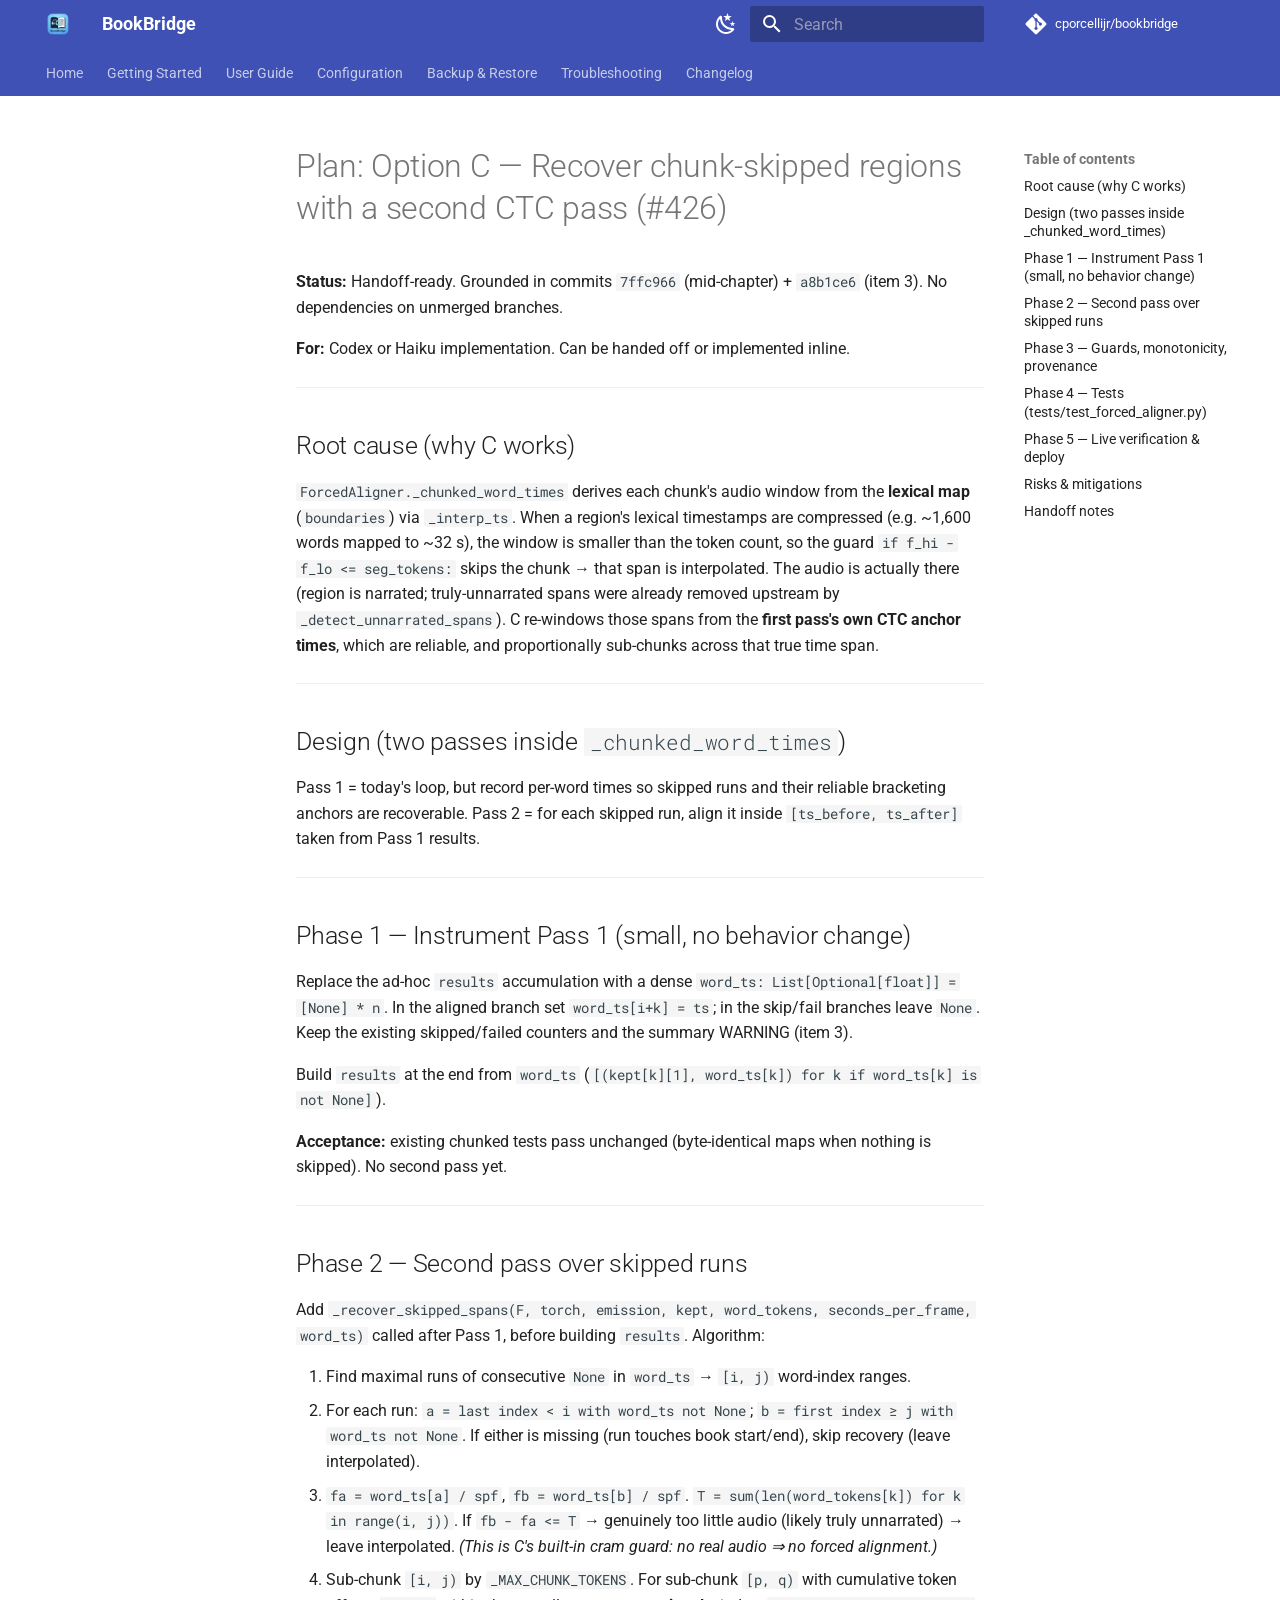
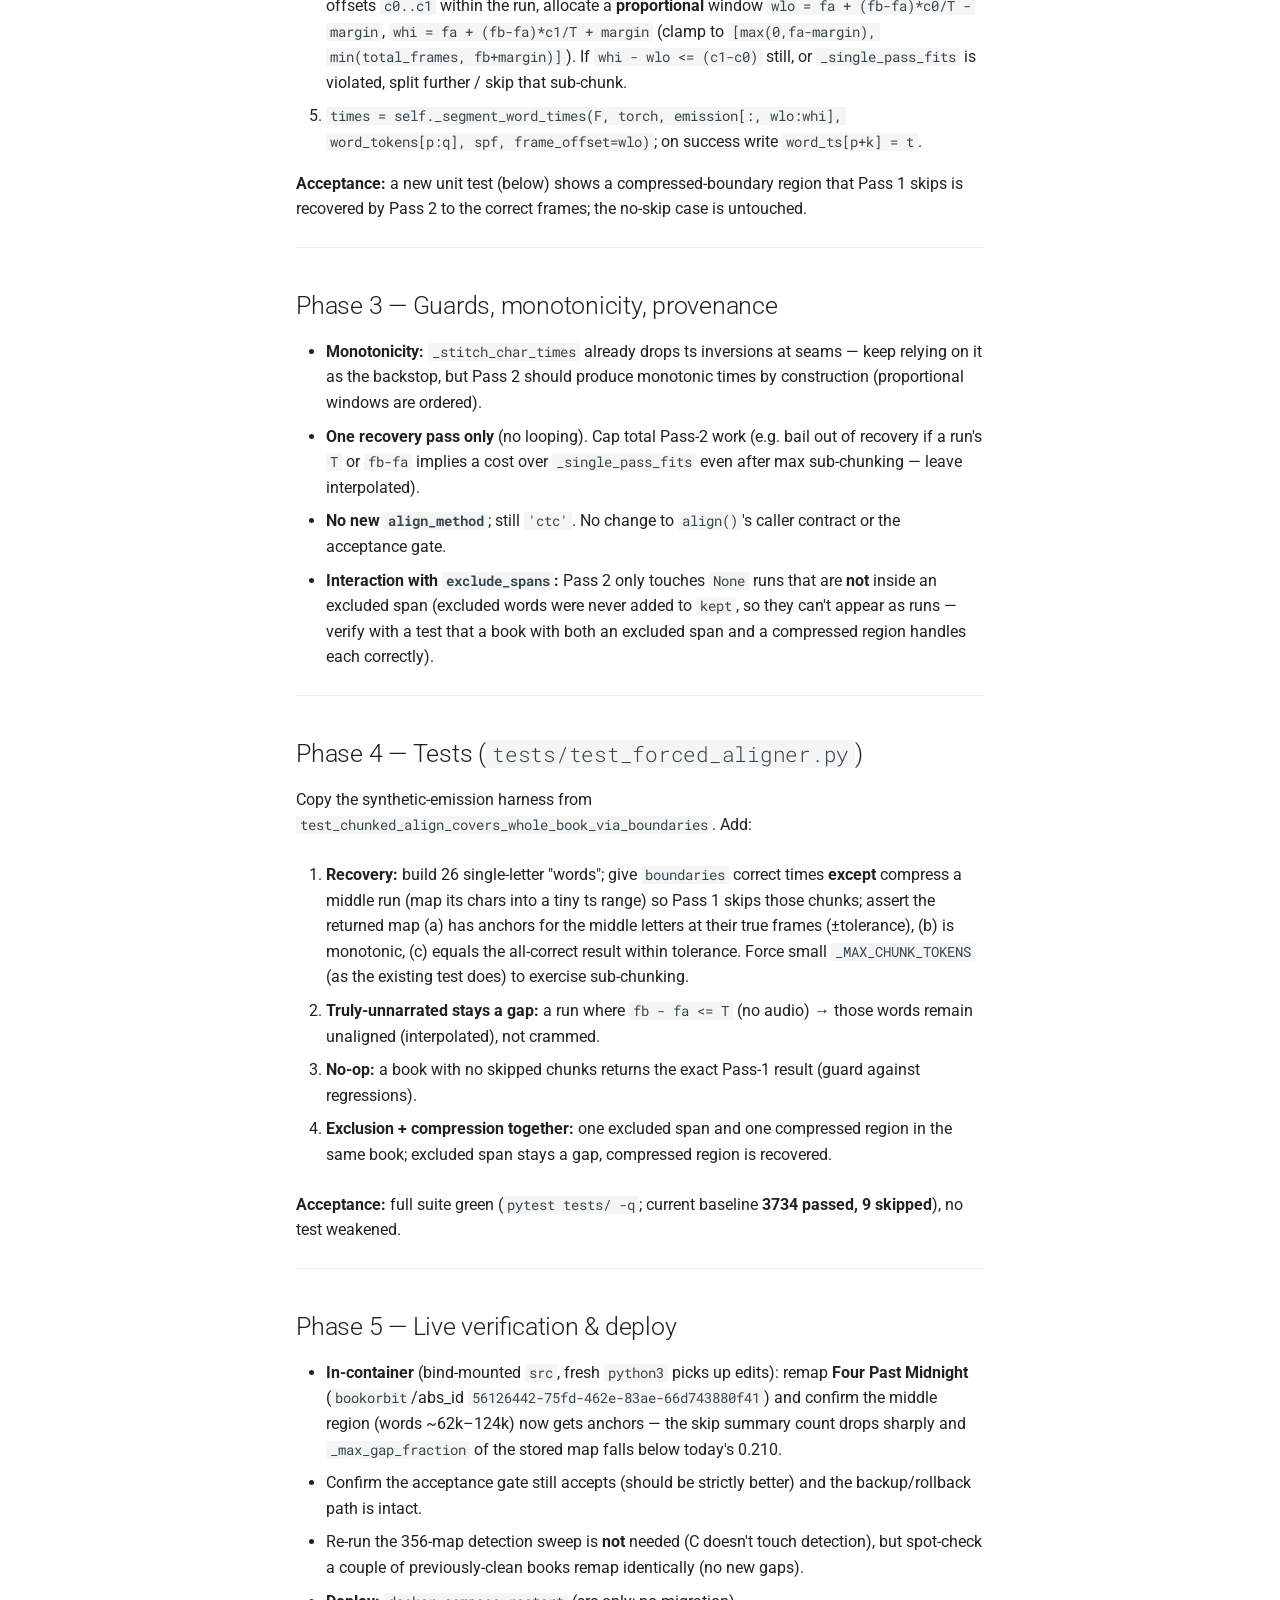
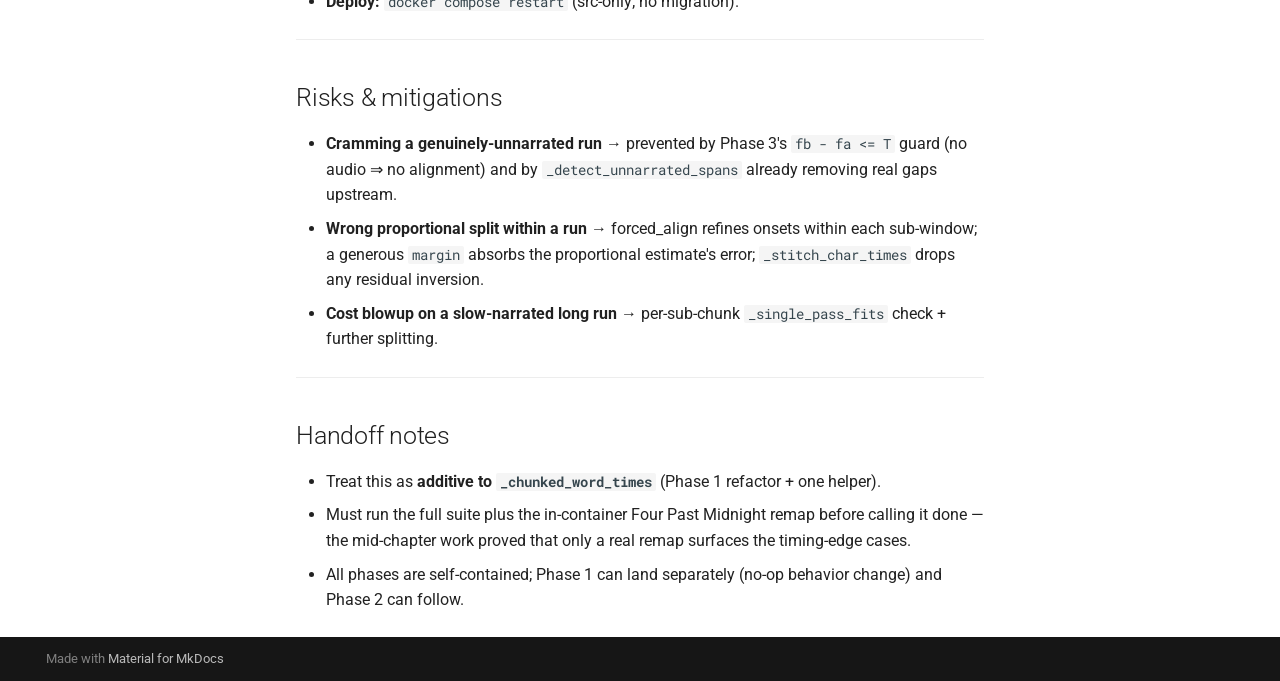
<file: PLAN_CTC_SECOND_PASS_OPTION_C/index.html>
<!doctype html>
<html lang="en" class="no-js">
  <head>
    
      <meta charset="utf-8">
      <meta name="viewport" content="width=device-width,initial-scale=1">
      
        <meta name="description" content="The ultimate bridge for cross-platform reading and listening synchronization.">
      
      
        <meta name="author" content="cporcellijr">
      
      
        <link rel="canonical" href="https://cporcellijr.github.io/bookbridge/PLAN_CTC_SECOND_PASS_OPTION_C/">
      
      
      
      
        
      
      
      <link rel="icon" href="../assets/icon.png">
      <meta name="generator" content="mkdocs-1.6.1, mkdocs-material-9.7.7">
    
    
      
        <title>Plan: Option C — Recover chunk-skipped regions with a second CTC pass (#426) - BookBridge</title>
      
    
    
      <link rel="stylesheet" href="../assets/stylesheets/main.ec1eaa64.min.css">
      
        
        <link rel="stylesheet" href="../assets/stylesheets/palette.ab4e12ef.min.css">
      
      


    
    
      
    
    
      
        
        
        <link rel="preconnect" href="https://fonts.gstatic.com" crossorigin>
        <link rel="stylesheet" href="https://fonts.googleapis.com/css?family=Roboto:300,300i,400,400i,700,700i%7CRoboto+Mono:400,400i,700,700i&display=fallback">
        <style>:root{--md-text-font:"Roboto";--md-code-font:"Roboto Mono"}</style>
      
    
    
    <script>__md_scope=new URL("..",location),__md_hash=e=>[...e].reduce(((e,_)=>(e<<5)-e+_.charCodeAt(0)),0),__md_get=(e,_=localStorage,t=__md_scope)=>JSON.parse(_.getItem(t.pathname+"."+e)),__md_set=(e,_,t=localStorage,a=__md_scope)=>{try{t.setItem(a.pathname+"."+e,JSON.stringify(_))}catch(e){}}</script>
    
      

    
    
  </head>
  
  
    
    
      
    
    
    
    
    <body dir="ltr" data-md-color-scheme="default" data-md-color-primary="indigo" data-md-color-accent="indigo">
  
    
    <input class="md-toggle" data-md-toggle="drawer" type="checkbox" id="__drawer" autocomplete="off">
    <input class="md-toggle" data-md-toggle="search" type="checkbox" id="__search" autocomplete="off">
    <label class="md-overlay" for="__drawer"></label>
    <div data-md-component="skip">
      
        
        <a href="#plan-option-c-recover-chunk-skipped-regions-with-a-second-ctc-pass-426" class="md-skip">
          Skip to content
        </a>
      
    </div>
    <div data-md-component="announce">
      
    </div>
    
    
      

<header class="md-header" data-md-component="header">
  <nav class="md-header__inner md-grid" aria-label="Header">
    <a href=".." title="BookBridge" class="md-header__button md-logo" aria-label="BookBridge" data-md-component="logo">
      
  <img src="../assets/icon.png" alt="logo">

    </a>
    <label class="md-header__button md-icon" for="__drawer">
      
      <svg xmlns="http://www.w3.org/2000/svg" viewBox="0 0 24 24"><path d="M3 6h18v2H3zm0 5h18v2H3zm0 5h18v2H3z"/></svg>
    </label>
    <div class="md-header__title" data-md-component="header-title">
      <div class="md-header__ellipsis">
        <div class="md-header__topic">
          <span class="md-ellipsis">
            BookBridge
          </span>
        </div>
        <div class="md-header__topic" data-md-component="header-topic">
          <span class="md-ellipsis">
            
              Plan: Option C — Recover chunk-skipped regions with a second CTC pass (#426)
            
          </span>
        </div>
      </div>
    </div>
    
      
        <form class="md-header__option" data-md-component="palette">
  
    
    
    
    <input class="md-option" data-md-color-media="(prefers-color-scheme: light)" data-md-color-scheme="default" data-md-color-primary="indigo" data-md-color-accent="indigo"  aria-label="Switch to dark mode"  type="radio" name="__palette" id="__palette_0">
    
      <label class="md-header__button md-icon" title="Switch to dark mode" for="__palette_1" hidden>
        <svg xmlns="http://www.w3.org/2000/svg" viewBox="0 0 24 24"><path d="m17.75 4.09-2.53 1.94.91 3.06-2.63-1.81-2.63 1.81.91-3.06-2.53-1.94L12.44 4l1.06-3 1.06 3zm3.5 6.91-1.64 1.25.59 1.98-1.7-1.17-1.7 1.17.59-1.98L15.75 11l2.06-.05L18.5 9l.69 1.95zm-2.28 4.95c.83-.08 1.72 1.1 1.19 1.85-.32.45-.66.87-1.08 1.27C15.17 23 8.84 23 4.94 19.07c-3.91-3.9-3.91-10.24 0-14.14.4-.4.82-.76 1.27-1.08.75-.53 1.93.36 1.85 1.19-.27 2.86.69 5.83 2.89 8.02a9.96 9.96 0 0 0 8.02 2.89m-1.64 2.02a12.08 12.08 0 0 1-7.8-3.47c-2.17-2.19-3.33-5-3.49-7.82-2.81 3.14-2.7 7.96.31 10.98 3.02 3.01 7.84 3.12 10.98.31"/></svg>
      </label>
    
  
    
    
    
    <input class="md-option" data-md-color-media="(prefers-color-scheme: dark)" data-md-color-scheme="slate" data-md-color-primary="indigo" data-md-color-accent="indigo"  aria-label="Switch to light mode"  type="radio" name="__palette" id="__palette_1">
    
      <label class="md-header__button md-icon" title="Switch to light mode" for="__palette_0" hidden>
        <svg xmlns="http://www.w3.org/2000/svg" viewBox="0 0 24 24"><path d="M12 7a5 5 0 0 1 5 5 5 5 0 0 1-5 5 5 5 0 0 1-5-5 5 5 0 0 1 5-5m0 2a3 3 0 0 0-3 3 3 3 0 0 0 3 3 3 3 0 0 0 3-3 3 3 0 0 0-3-3m0-7 2.39 3.42C13.65 5.15 12.84 5 12 5s-1.65.15-2.39.42zM3.34 7l4.16-.35A7.2 7.2 0 0 0 5.94 8.5c-.44.74-.69 1.5-.83 2.29zm.02 10 1.76-3.77a7.131 7.131 0 0 0 2.38 4.14zM20.65 7l-1.77 3.79a7.02 7.02 0 0 0-2.38-4.15zm-.01 10-4.14.36c.59-.51 1.12-1.14 1.54-1.86.42-.73.69-1.5.83-2.29zM12 22l-2.41-3.44c.74.27 1.55.44 2.41.44.82 0 1.63-.17 2.37-.44z"/></svg>
      </label>
    
  
</form>
      
    
    
      <script>var palette=__md_get("__palette");if(palette&&palette.color){if("(prefers-color-scheme)"===palette.color.media){var media=matchMedia("(prefers-color-scheme: light)"),input=document.querySelector(media.matches?"[data-md-color-media='(prefers-color-scheme: light)']":"[data-md-color-media='(prefers-color-scheme: dark)']");palette.color.media=input.getAttribute("data-md-color-media"),palette.color.scheme=input.getAttribute("data-md-color-scheme"),palette.color.primary=input.getAttribute("data-md-color-primary"),palette.color.accent=input.getAttribute("data-md-color-accent")}for(var[key,value]of Object.entries(palette.color))document.body.setAttribute("data-md-color-"+key,value)}</script>
    
    
    
      
      
        <label class="md-header__button md-icon" for="__search">
          
          <svg xmlns="http://www.w3.org/2000/svg" viewBox="0 0 24 24"><path d="M9.5 3A6.5 6.5 0 0 1 16 9.5c0 1.61-.59 3.09-1.56 4.23l.27.27h.79l5 5-1.5 1.5-5-5v-.79l-.27-.27A6.52 6.52 0 0 1 9.5 16 6.5 6.5 0 0 1 3 9.5 6.5 6.5 0 0 1 9.5 3m0 2C7 5 5 7 5 9.5S7 14 9.5 14 14 12 14 9.5 12 5 9.5 5"/></svg>
        </label>
        <div class="md-search" data-md-component="search" role="dialog">
  <label class="md-search__overlay" for="__search"></label>
  <div class="md-search__inner" role="search">
    <form class="md-search__form" name="search">
      <input type="text" class="md-search__input" name="query" aria-label="Search" placeholder="Search" autocapitalize="off" autocorrect="off" autocomplete="off" spellcheck="false" data-md-component="search-query" required>
      <label class="md-search__icon md-icon" for="__search">
        
        <svg xmlns="http://www.w3.org/2000/svg" viewBox="0 0 24 24"><path d="M9.5 3A6.5 6.5 0 0 1 16 9.5c0 1.61-.59 3.09-1.56 4.23l.27.27h.79l5 5-1.5 1.5-5-5v-.79l-.27-.27A6.52 6.52 0 0 1 9.5 16 6.5 6.5 0 0 1 3 9.5 6.5 6.5 0 0 1 9.5 3m0 2C7 5 5 7 5 9.5S7 14 9.5 14 14 12 14 9.5 12 5 9.5 5"/></svg>
        
        <svg xmlns="http://www.w3.org/2000/svg" viewBox="0 0 24 24"><path d="M20 11v2H8l5.5 5.5-1.42 1.42L4.16 12l7.92-7.92L13.5 5.5 8 11z"/></svg>
      </label>
      <nav class="md-search__options" aria-label="Search">
        
        <button type="reset" class="md-search__icon md-icon" title="Clear" aria-label="Clear" tabindex="-1">
          
          <svg xmlns="http://www.w3.org/2000/svg" viewBox="0 0 24 24"><path d="M19 6.41 17.59 5 12 10.59 6.41 5 5 6.41 10.59 12 5 17.59 6.41 19 12 13.41 17.59 19 19 17.59 13.41 12z"/></svg>
        </button>
      </nav>
      
        <div class="md-search__suggest" data-md-component="search-suggest"></div>
      
    </form>
    <div class="md-search__output">
      <div class="md-search__scrollwrap" tabindex="0" data-md-scrollfix>
        <div class="md-search-result" data-md-component="search-result">
          <div class="md-search-result__meta">
            Initializing search
          </div>
          <ol class="md-search-result__list" role="presentation"></ol>
        </div>
      </div>
    </div>
  </div>
</div>
      
    
    
      <div class="md-header__source">
        <a href="https://github.com/cporcellijr/bookbridge" title="Go to repository" class="md-source" data-md-component="source">
  <div class="md-source__icon md-icon">
    
    <svg xmlns="http://www.w3.org/2000/svg" viewBox="0 0 448 512"><!--! Font Awesome Free 7.1.0 by @fontawesome - https://fontawesome.com License - https://fontawesome.com/license/free (Icons: CC BY 4.0, Fonts: SIL OFL 1.1, Code: MIT License) Copyright 2025 Fonticons, Inc.--><path d="M439.6 236.1 244 40.5c-5.4-5.5-12.8-8.5-20.4-8.5s-15 3-20.4 8.4L162.5 81l51.5 51.5c27.1-9.1 52.7 16.8 43.4 43.7l49.7 49.7c34.2-11.8 61.2 31 35.5 56.7-26.5 26.5-70.2-2.9-56-37.3L240.3 199v121.9c25.3 12.5 22.3 41.8 9.1 55-6.4 6.4-15.2 10.1-24.3 10.1s-17.8-3.6-24.3-10.1c-17.6-17.6-11.1-46.9 11.2-56v-123c-20.8-8.5-24.6-30.7-18.6-45L142.6 101 8.5 235.1C3 240.6 0 247.9 0 255.5s3 15 8.5 20.4l195.6 195.7c5.4 5.4 12.7 8.4 20.4 8.4s15-3 20.4-8.4l194.7-194.7c5.4-5.4 8.4-12.8 8.4-20.4s-3-15-8.4-20.4"/></svg>
  </div>
  <div class="md-source__repository">
    cporcellijr/bookbridge
  </div>
</a>
      </div>
    
  </nav>
  
</header>
    
    <div class="md-container" data-md-component="container">
      
      
        
          
            
<nav class="md-tabs" aria-label="Tabs" data-md-component="tabs">
  <div class="md-grid">
    <ul class="md-tabs__list">
      
        
  
  
  
  
    <li class="md-tabs__item">
      <a href=".." class="md-tabs__link">
        
  
  
    
  
  Home

      </a>
    </li>
  

      
        
  
  
  
  
    <li class="md-tabs__item">
      <a href="../getting-started/" class="md-tabs__link">
        
  
  
    
  
  Getting Started

      </a>
    </li>
  

      
        
  
  
  
  
    <li class="md-tabs__item">
      <a href="../user-guide/" class="md-tabs__link">
        
  
  
    
  
  User Guide

      </a>
    </li>
  

      
        
  
  
  
  
    <li class="md-tabs__item">
      <a href="../configuration/" class="md-tabs__link">
        
  
  
    
  
  Configuration

      </a>
    </li>
  

      
        
  
  
  
  
    <li class="md-tabs__item">
      <a href="../backup-restore/" class="md-tabs__link">
        
  
  
    
  
  Backup & Restore

      </a>
    </li>
  

      
        
  
  
  
  
    <li class="md-tabs__item">
      <a href="../troubleshooting/" class="md-tabs__link">
        
  
  
    
  
  Troubleshooting

      </a>
    </li>
  

      
        
  
  
  
  
    <li class="md-tabs__item">
      <a href="../changelog/" class="md-tabs__link">
        
  
  
    
  
  Changelog

      </a>
    </li>
  

      
    </ul>
  </div>
</nav>
          
        
      
      <main class="md-main" data-md-component="main">
        <div class="md-main__inner md-grid">
          
            
              
              <div class="md-sidebar md-sidebar--primary" data-md-component="sidebar" data-md-type="navigation" >
                <div class="md-sidebar__scrollwrap">
                  <div class="md-sidebar__inner">
                    


  


<nav class="md-nav md-nav--primary md-nav--lifted" aria-label="Navigation" data-md-level="0">
  <label class="md-nav__title" for="__drawer">
    <a href=".." title="BookBridge" class="md-nav__button md-logo" aria-label="BookBridge" data-md-component="logo">
      
  <img src="../assets/icon.png" alt="logo">

    </a>
    BookBridge
  </label>
  
    <div class="md-nav__source">
      <a href="https://github.com/cporcellijr/bookbridge" title="Go to repository" class="md-source" data-md-component="source">
  <div class="md-source__icon md-icon">
    
    <svg xmlns="http://www.w3.org/2000/svg" viewBox="0 0 448 512"><!--! Font Awesome Free 7.1.0 by @fontawesome - https://fontawesome.com License - https://fontawesome.com/license/free (Icons: CC BY 4.0, Fonts: SIL OFL 1.1, Code: MIT License) Copyright 2025 Fonticons, Inc.--><path d="M439.6 236.1 244 40.5c-5.4-5.5-12.8-8.5-20.4-8.5s-15 3-20.4 8.4L162.5 81l51.5 51.5c27.1-9.1 52.7 16.8 43.4 43.7l49.7 49.7c34.2-11.8 61.2 31 35.5 56.7-26.5 26.5-70.2-2.9-56-37.3L240.3 199v121.9c25.3 12.5 22.3 41.8 9.1 55-6.4 6.4-15.2 10.1-24.3 10.1s-17.8-3.6-24.3-10.1c-17.6-17.6-11.1-46.9 11.2-56v-123c-20.8-8.5-24.6-30.7-18.6-45L142.6 101 8.5 235.1C3 240.6 0 247.9 0 255.5s3 15 8.5 20.4l195.6 195.7c5.4 5.4 12.7 8.4 20.4 8.4s15-3 20.4-8.4l194.7-194.7c5.4-5.4 8.4-12.8 8.4-20.4s-3-15-8.4-20.4"/></svg>
  </div>
  <div class="md-source__repository">
    cporcellijr/bookbridge
  </div>
</a>
    </div>
  
  <ul class="md-nav__list" data-md-scrollfix>
    
      
      
  
  
  
  
    <li class="md-nav__item">
      <a href=".." class="md-nav__link">
        
  
  
  <span class="md-ellipsis">
    
  
    Home
  

    
  </span>
  
  

      </a>
    </li>
  

    
      
      
  
  
  
  
    <li class="md-nav__item">
      <a href="../getting-started/" class="md-nav__link">
        
  
  
  <span class="md-ellipsis">
    
  
    Getting Started
  

    
  </span>
  
  

      </a>
    </li>
  

    
      
      
  
  
  
  
    <li class="md-nav__item">
      <a href="../user-guide/" class="md-nav__link">
        
  
  
  <span class="md-ellipsis">
    
  
    User Guide
  

    
  </span>
  
  

      </a>
    </li>
  

    
      
      
  
  
  
  
    <li class="md-nav__item">
      <a href="../configuration/" class="md-nav__link">
        
  
  
  <span class="md-ellipsis">
    
  
    Configuration
  

    
  </span>
  
  

      </a>
    </li>
  

    
      
      
  
  
  
  
    <li class="md-nav__item">
      <a href="../backup-restore/" class="md-nav__link">
        
  
  
  <span class="md-ellipsis">
    
  
    Backup & Restore
  

    
  </span>
  
  

      </a>
    </li>
  

    
      
      
  
  
  
  
    <li class="md-nav__item">
      <a href="../troubleshooting/" class="md-nav__link">
        
  
  
  <span class="md-ellipsis">
    
  
    Troubleshooting
  

    
  </span>
  
  

      </a>
    </li>
  

    
      
      
  
  
  
  
    <li class="md-nav__item">
      <a href="../changelog/" class="md-nav__link">
        
  
  
  <span class="md-ellipsis">
    
  
    Changelog
  

    
  </span>
  
  

      </a>
    </li>
  

    
  </ul>
</nav>
                  </div>
                </div>
              </div>
            
            
              
              <div class="md-sidebar md-sidebar--secondary" data-md-component="sidebar" data-md-type="toc" >
                <div class="md-sidebar__scrollwrap">
                  <div class="md-sidebar__inner">
                    

<nav class="md-nav md-nav--secondary" aria-label="Table of contents">
  
  
  
    
  
  
    <label class="md-nav__title" for="__toc">
      <span class="md-nav__icon md-icon"></span>
      Table of contents
    </label>
    <ul class="md-nav__list" data-md-component="toc" data-md-scrollfix>
      
        <li class="md-nav__item">
  <a href="#root-cause-why-c-works" class="md-nav__link">
    <span class="md-ellipsis">
      
        Root cause (why C works)
      
    </span>
  </a>
  
</li>
      
        <li class="md-nav__item">
  <a href="#design-two-passes-inside-_chunked_word_times" class="md-nav__link">
    <span class="md-ellipsis">
      
        Design (two passes inside _chunked_word_times)
      
    </span>
  </a>
  
</li>
      
        <li class="md-nav__item">
  <a href="#phase-1-instrument-pass-1-small-no-behavior-change" class="md-nav__link">
    <span class="md-ellipsis">
      
        Phase 1 — Instrument Pass 1 (small, no behavior change)
      
    </span>
  </a>
  
</li>
      
        <li class="md-nav__item">
  <a href="#phase-2-second-pass-over-skipped-runs" class="md-nav__link">
    <span class="md-ellipsis">
      
        Phase 2 — Second pass over skipped runs
      
    </span>
  </a>
  
</li>
      
        <li class="md-nav__item">
  <a href="#phase-3-guards-monotonicity-provenance" class="md-nav__link">
    <span class="md-ellipsis">
      
        Phase 3 — Guards, monotonicity, provenance
      
    </span>
  </a>
  
</li>
      
        <li class="md-nav__item">
  <a href="#phase-4-tests-teststest_forced_alignerpy" class="md-nav__link">
    <span class="md-ellipsis">
      
        Phase 4 — Tests (tests/test_forced_aligner.py)
      
    </span>
  </a>
  
</li>
      
        <li class="md-nav__item">
  <a href="#phase-5-live-verification-deploy" class="md-nav__link">
    <span class="md-ellipsis">
      
        Phase 5 — Live verification &amp; deploy
      
    </span>
  </a>
  
</li>
      
        <li class="md-nav__item">
  <a href="#risks-mitigations" class="md-nav__link">
    <span class="md-ellipsis">
      
        Risks &amp; mitigations
      
    </span>
  </a>
  
</li>
      
        <li class="md-nav__item">
  <a href="#handoff-notes" class="md-nav__link">
    <span class="md-ellipsis">
      
        Handoff notes
      
    </span>
  </a>
  
</li>
      
    </ul>
  
</nav>
                  </div>
                </div>
              </div>
            
          
          
            <div class="md-content" data-md-component="content">
              
              <article class="md-content__inner md-typeset">
                
                  


  
  


<h1 id="plan-option-c-recover-chunk-skipped-regions-with-a-second-ctc-pass-426">Plan: Option C — Recover chunk-skipped regions with a second CTC pass (#426)</h1>
<p><strong>Status:</strong> Handoff-ready. Grounded in commits <code>7ffc966</code> (mid-chapter) + <code>a8b1ce6</code> (item 3). No dependencies on unmerged branches.</p>
<p><strong>For:</strong> Codex or Haiku implementation. Can be handed off or implemented inline.</p>
<hr />
<h2 id="root-cause-why-c-works">Root cause (why C works)</h2>
<p><code>ForcedAligner._chunked_word_times</code> derives each chunk's audio window from the <strong>lexical map</strong> (<code>boundaries</code>) via <code>_interp_ts</code>. When a region's lexical timestamps are compressed (e.g. ~1,600 words mapped to ~32 s), the window is smaller than the token count, so the guard <code>if f_hi - f_lo &lt;= seg_tokens:</code> skips the chunk → that span is interpolated. The audio is actually there (region is narrated; truly-unnarrated spans were already removed upstream by <code>_detect_unnarrated_spans</code>). C re-windows those spans from the <strong>first pass's own CTC anchor times</strong>, which are reliable, and proportionally sub-chunks across that true time span.</p>
<hr />
<h2 id="design-two-passes-inside-_chunked_word_times">Design (two passes inside <code>_chunked_word_times</code>)</h2>
<p>Pass 1 = today's loop, but record per-word times so skipped runs and their reliable bracketing anchors are recoverable. Pass 2 = for each skipped run, align it inside <code>[ts_before, ts_after]</code> taken from Pass 1 results.</p>
<hr />
<h2 id="phase-1-instrument-pass-1-small-no-behavior-change">Phase 1 — Instrument Pass 1 (small, no behavior change)</h2>
<p>Replace the ad-hoc <code>results</code> accumulation with a dense <code>word_ts: List[Optional[float]] = [None] * n</code>. In the aligned branch set <code>word_ts[i+k] = ts</code>; in the skip/fail branches leave <code>None</code>. Keep the existing skipped/failed counters and the summary WARNING (item 3).</p>
<p>Build <code>results</code> at the end from <code>word_ts</code> (<code>[(kept[k][1], word_ts[k]) for k if word_ts[k] is not None]</code>).</p>
<p><strong>Acceptance:</strong> existing chunked tests pass unchanged (byte-identical maps when nothing is skipped). No second pass yet.</p>
<hr />
<h2 id="phase-2-second-pass-over-skipped-runs">Phase 2 — Second pass over skipped runs</h2>
<p>Add <code>_recover_skipped_spans(F, torch, emission, kept, word_tokens, seconds_per_frame, word_ts)</code> called after Pass 1, before building <code>results</code>. Algorithm:</p>
<ol>
<li>Find maximal runs of consecutive <code>None</code> in <code>word_ts</code> → <code>[i, j)</code> word-index ranges.</li>
<li>For each run: <code>a = last index &lt; i with word_ts not None</code>; <code>b = first index ≥ j with word_ts not None</code>. If either is missing (run touches book start/end), skip recovery (leave interpolated).</li>
<li><code>fa = word_ts[a] / spf</code>, <code>fb = word_ts[b] / spf</code>. <code>T = sum(len(word_tokens[k]) for k in range(i, j))</code>. If <code>fb - fa &lt;= T</code> → genuinely too little audio (likely truly unnarrated) → leave interpolated. <em>(This is C's built-in cram guard: no real audio ⇒ no forced alignment.)</em></li>
<li>Sub-chunk <code>[i, j)</code> by <code>_MAX_CHUNK_TOKENS</code>. For sub-chunk <code>[p, q)</code> with cumulative token offsets <code>c0..c1</code> within the run, allocate a <strong>proportional</strong> window <code>wlo = fa + (fb-fa)*c0/T - margin</code>, <code>whi = fa + (fb-fa)*c1/T + margin</code> (clamp to <code>[max(0,fa-margin), min(total_frames, fb+margin)]</code>). If <code>whi - wlo &lt;= (c1-c0)</code> still, or <code>_single_pass_fits</code> is violated, split further / skip that sub-chunk.</li>
<li><code>times = self._segment_word_times(F, torch, emission[:, wlo:whi], word_tokens[p:q], spf, frame_offset=wlo)</code>; on success write <code>word_ts[p+k] = t</code>.</li>
</ol>
<p><strong>Acceptance:</strong> a new unit test (below) shows a compressed-boundary region that Pass 1 skips is recovered by Pass 2 to the correct frames; the no-skip case is untouched.</p>
<hr />
<h2 id="phase-3-guards-monotonicity-provenance">Phase 3 — Guards, monotonicity, provenance</h2>
<ul>
<li><strong>Monotonicity:</strong> <code>_stitch_char_times</code> already drops ts inversions at seams — keep relying on it as the backstop, but Pass 2 should produce monotonic times by construction (proportional windows are ordered).</li>
<li><strong>One recovery pass only</strong> (no looping). Cap total Pass-2 work (e.g. bail out of recovery if a run's <code>T</code> or <code>fb-fa</code> implies a cost over <code>_single_pass_fits</code> even after max sub-chunking — leave interpolated).</li>
<li><strong>No new <code>align_method</code></strong>; still <code>'ctc'</code>. No change to <code>align()</code>'s caller contract or the acceptance gate.</li>
<li><strong>Interaction with <code>exclude_spans</code>:</strong> Pass 2 only touches <code>None</code> runs that are <strong>not</strong> inside an excluded span (excluded words were never added to <code>kept</code>, so they can't appear as runs — verify with a test that a book with both an excluded span and a compressed region handles each correctly).</li>
</ul>
<hr />
<h2 id="phase-4-tests-teststest_forced_alignerpy">Phase 4 — Tests (<code>tests/test_forced_aligner.py</code>)</h2>
<p>Copy the synthetic-emission harness from <code>test_chunked_align_covers_whole_book_via_boundaries</code>. Add:</p>
<ol>
<li>
<p><strong>Recovery:</strong> build 26 single-letter "words"; give <code>boundaries</code> correct times <strong>except</strong> compress a middle run (map its chars into a tiny ts range) so Pass 1 skips those chunks; assert the returned map (a) has anchors for the middle letters at their true frames (±tolerance), (b) is monotonic, (c) equals the all-correct result within tolerance. Force small <code>_MAX_CHUNK_TOKENS</code> (as the existing test does) to exercise sub-chunking.</p>
</li>
<li>
<p><strong>Truly-unnarrated stays a gap:</strong> a run where <code>fb - fa &lt;= T</code> (no audio) → those words remain unaligned (interpolated), not crammed.</p>
</li>
<li>
<p><strong>No-op:</strong> a book with no skipped chunks returns the exact Pass-1 result (guard against regressions).</p>
</li>
<li>
<p><strong>Exclusion + compression together:</strong> one excluded span and one compressed region in the same book; excluded span stays a gap, compressed region is recovered.</p>
</li>
</ol>
<p><strong>Acceptance:</strong> full suite green (<code>pytest tests/ -q</code>; current baseline <strong>3734 passed, 9 skipped</strong>), no test weakened.</p>
<hr />
<h2 id="phase-5-live-verification-deploy">Phase 5 — Live verification &amp; deploy</h2>
<ul>
<li><strong>In-container</strong> (bind-mounted <code>src</code>, fresh <code>python3</code> picks up edits): remap <strong>Four Past Midnight</strong> (<code>bookorbit</code>/abs_id <code>56126442-75fd-462e-83ae-66d743880f41</code>) and confirm the middle region (words ~62k–124k) now gets anchors — the skip summary count drops sharply and <code>_max_gap_fraction</code> of the stored map falls below today's 0.210.</li>
<li>Confirm the acceptance gate still accepts (should be strictly better) and the backup/rollback path is intact.</li>
<li>Re-run the 356-map detection sweep is <strong>not</strong> needed (C doesn't touch detection), but spot-check a couple of previously-clean books remap identically (no new gaps).</li>
<li><strong>Deploy:</strong> <code>docker compose restart</code> (src-only; no migration).</li>
</ul>
<hr />
<h2 id="risks-mitigations">Risks &amp; mitigations</h2>
<ul>
<li><strong>Cramming a genuinely-unnarrated run</strong> → prevented by Phase 3's <code>fb - fa &lt;= T</code> guard (no audio ⇒ no alignment) and by <code>_detect_unnarrated_spans</code> already removing real gaps upstream.</li>
<li><strong>Wrong proportional split within a run</strong> → forced_align refines onsets within each sub-window; a generous <code>margin</code> absorbs the proportional estimate's error; <code>_stitch_char_times</code> drops any residual inversion.</li>
<li><strong>Cost blowup on a slow-narrated long run</strong> → per-sub-chunk <code>_single_pass_fits</code> check + further splitting.</li>
</ul>
<hr />
<h2 id="handoff-notes">Handoff notes</h2>
<ul>
<li>Treat this as <strong>additive to <code>_chunked_word_times</code></strong> (Phase 1 refactor + one helper).</li>
<li>Must run the full suite plus the in-container Four Past Midnight remap before calling it done — the mid-chapter work proved that only a real remap surfaces the timing-edge cases.</li>
<li>All phases are self-contained; Phase 1 can land separately (no-op behavior change) and Phase 2 can follow.</li>
</ul>












                
              </article>
            </div>
          
          
<script>var target=document.getElementById(location.hash.slice(1));target&&target.name&&(target.checked=target.name.startsWith("__tabbed_"))</script>
        </div>
        
          <button type="button" class="md-top md-icon" data-md-component="top" hidden>
  
  <svg xmlns="http://www.w3.org/2000/svg" viewBox="0 0 24 24"><path d="M13 20h-2V8l-5.5 5.5-1.42-1.42L12 4.16l7.92 7.92-1.42 1.42L13 8z"/></svg>
  Back to top
</button>
        
      </main>
      
        <footer class="md-footer">
  
  <div class="md-footer-meta md-typeset">
    <div class="md-footer-meta__inner md-grid">
      <div class="md-copyright">
  
  
    Made with
    <a href="https://squidfunk.github.io/mkdocs-material/" target="_blank" rel="noopener">
      Material for MkDocs
    </a>
  
</div>
      
    </div>
  </div>
</footer>
      
    </div>
    <div class="md-dialog" data-md-component="dialog">
      <div class="md-dialog__inner md-typeset"></div>
    </div>
    
    
    
      
      
      <script id="__config" type="application/json">{"annotate": null, "base": "..", "features": ["navigation.tabs", "navigation.sections", "navigation.top", "search.suggest", "search.highlight", "content.code.copy"], "search": "../assets/javascripts/workers/search.2c215733.min.js", "tags": null, "translations": {"clipboard.copied": "Copied to clipboard", "clipboard.copy": "Copy to clipboard", "search.result.more.one": "1 more on this page", "search.result.more.other": "# more on this page", "search.result.none": "No matching documents", "search.result.one": "1 matching document", "search.result.other": "# matching documents", "search.result.placeholder": "Type to start searching", "search.result.term.missing": "Missing", "select.version": "Select version"}, "version": null}</script>
    
    
      <script src="../assets/javascripts/bundle.d7400e89.min.js"></script>
      
    
  </body>
</html>
</file>
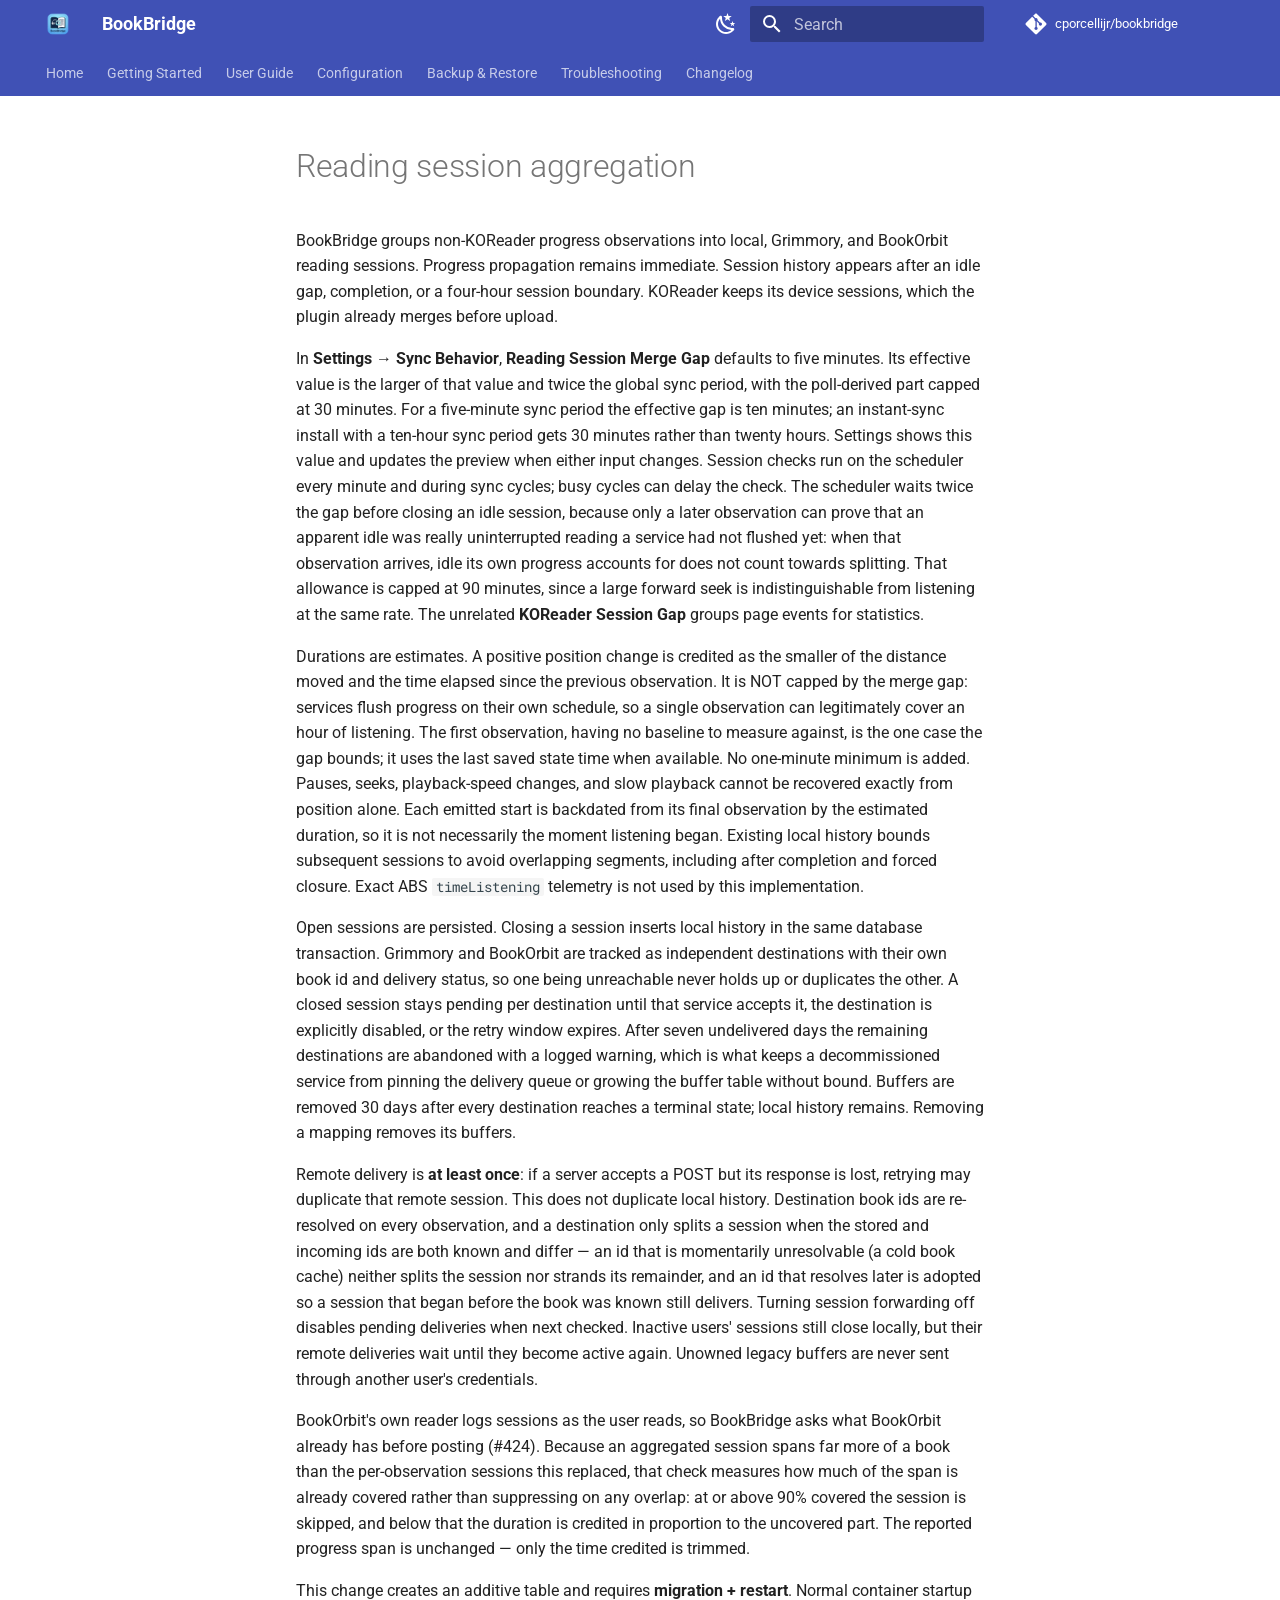
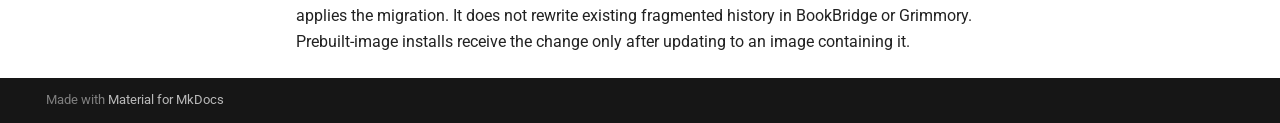
<file: reading-session-aggregation/index.html>
<!doctype html>
<html lang="en" class="no-js">
  <head>
    
      <meta charset="utf-8">
      <meta name="viewport" content="width=device-width,initial-scale=1">
      
        <meta name="description" content="The ultimate bridge for cross-platform reading and listening synchronization.">
      
      
        <meta name="author" content="cporcellijr">
      
      
        <link rel="canonical" href="https://cporcellijr.github.io/bookbridge/reading-session-aggregation/">
      
      
      
      
        
      
      
      <link rel="icon" href="../assets/icon.png">
      <meta name="generator" content="mkdocs-1.6.1, mkdocs-material-9.7.7">
    
    
      
        <title>Reading session aggregation - BookBridge</title>
      
    
    
      <link rel="stylesheet" href="../assets/stylesheets/main.ec1eaa64.min.css">
      
        
        <link rel="stylesheet" href="../assets/stylesheets/palette.ab4e12ef.min.css">
      
      


    
    
      
    
    
      
        
        
        <link rel="preconnect" href="https://fonts.gstatic.com" crossorigin>
        <link rel="stylesheet" href="https://fonts.googleapis.com/css?family=Roboto:300,300i,400,400i,700,700i%7CRoboto+Mono:400,400i,700,700i&display=fallback">
        <style>:root{--md-text-font:"Roboto";--md-code-font:"Roboto Mono"}</style>
      
    
    
    <script>__md_scope=new URL("..",location),__md_hash=e=>[...e].reduce(((e,_)=>(e<<5)-e+_.charCodeAt(0)),0),__md_get=(e,_=localStorage,t=__md_scope)=>JSON.parse(_.getItem(t.pathname+"."+e)),__md_set=(e,_,t=localStorage,a=__md_scope)=>{try{t.setItem(a.pathname+"."+e,JSON.stringify(_))}catch(e){}}</script>
    
      

    
    
  </head>
  
  
    
    
      
    
    
    
    
    <body dir="ltr" data-md-color-scheme="default" data-md-color-primary="indigo" data-md-color-accent="indigo">
  
    
    <input class="md-toggle" data-md-toggle="drawer" type="checkbox" id="__drawer" autocomplete="off">
    <input class="md-toggle" data-md-toggle="search" type="checkbox" id="__search" autocomplete="off">
    <label class="md-overlay" for="__drawer"></label>
    <div data-md-component="skip">
      
        
        <a href="#reading-session-aggregation" class="md-skip">
          Skip to content
        </a>
      
    </div>
    <div data-md-component="announce">
      
    </div>
    
    
      

<header class="md-header" data-md-component="header">
  <nav class="md-header__inner md-grid" aria-label="Header">
    <a href=".." title="BookBridge" class="md-header__button md-logo" aria-label="BookBridge" data-md-component="logo">
      
  <img src="../assets/icon.png" alt="logo">

    </a>
    <label class="md-header__button md-icon" for="__drawer">
      
      <svg xmlns="http://www.w3.org/2000/svg" viewBox="0 0 24 24"><path d="M3 6h18v2H3zm0 5h18v2H3zm0 5h18v2H3z"/></svg>
    </label>
    <div class="md-header__title" data-md-component="header-title">
      <div class="md-header__ellipsis">
        <div class="md-header__topic">
          <span class="md-ellipsis">
            BookBridge
          </span>
        </div>
        <div class="md-header__topic" data-md-component="header-topic">
          <span class="md-ellipsis">
            
              Reading session aggregation
            
          </span>
        </div>
      </div>
    </div>
    
      
        <form class="md-header__option" data-md-component="palette">
  
    
    
    
    <input class="md-option" data-md-color-media="(prefers-color-scheme: light)" data-md-color-scheme="default" data-md-color-primary="indigo" data-md-color-accent="indigo"  aria-label="Switch to dark mode"  type="radio" name="__palette" id="__palette_0">
    
      <label class="md-header__button md-icon" title="Switch to dark mode" for="__palette_1" hidden>
        <svg xmlns="http://www.w3.org/2000/svg" viewBox="0 0 24 24"><path d="m17.75 4.09-2.53 1.94.91 3.06-2.63-1.81-2.63 1.81.91-3.06-2.53-1.94L12.44 4l1.06-3 1.06 3zm3.5 6.91-1.64 1.25.59 1.98-1.7-1.17-1.7 1.17.59-1.98L15.75 11l2.06-.05L18.5 9l.69 1.95zm-2.28 4.95c.83-.08 1.72 1.1 1.19 1.85-.32.45-.66.87-1.08 1.27C15.17 23 8.84 23 4.94 19.07c-3.91-3.9-3.91-10.24 0-14.14.4-.4.82-.76 1.27-1.08.75-.53 1.93.36 1.85 1.19-.27 2.86.69 5.83 2.89 8.02a9.96 9.96 0 0 0 8.02 2.89m-1.64 2.02a12.08 12.08 0 0 1-7.8-3.47c-2.17-2.19-3.33-5-3.49-7.82-2.81 3.14-2.7 7.96.31 10.98 3.02 3.01 7.84 3.12 10.98.31"/></svg>
      </label>
    
  
    
    
    
    <input class="md-option" data-md-color-media="(prefers-color-scheme: dark)" data-md-color-scheme="slate" data-md-color-primary="indigo" data-md-color-accent="indigo"  aria-label="Switch to light mode"  type="radio" name="__palette" id="__palette_1">
    
      <label class="md-header__button md-icon" title="Switch to light mode" for="__palette_0" hidden>
        <svg xmlns="http://www.w3.org/2000/svg" viewBox="0 0 24 24"><path d="M12 7a5 5 0 0 1 5 5 5 5 0 0 1-5 5 5 5 0 0 1-5-5 5 5 0 0 1 5-5m0 2a3 3 0 0 0-3 3 3 3 0 0 0 3 3 3 3 0 0 0 3-3 3 3 0 0 0-3-3m0-7 2.39 3.42C13.65 5.15 12.84 5 12 5s-1.65.15-2.39.42zM3.34 7l4.16-.35A7.2 7.2 0 0 0 5.94 8.5c-.44.74-.69 1.5-.83 2.29zm.02 10 1.76-3.77a7.131 7.131 0 0 0 2.38 4.14zM20.65 7l-1.77 3.79a7.02 7.02 0 0 0-2.38-4.15zm-.01 10-4.14.36c.59-.51 1.12-1.14 1.54-1.86.42-.73.69-1.5.83-2.29zM12 22l-2.41-3.44c.74.27 1.55.44 2.41.44.82 0 1.63-.17 2.37-.44z"/></svg>
      </label>
    
  
</form>
      
    
    
      <script>var palette=__md_get("__palette");if(palette&&palette.color){if("(prefers-color-scheme)"===palette.color.media){var media=matchMedia("(prefers-color-scheme: light)"),input=document.querySelector(media.matches?"[data-md-color-media='(prefers-color-scheme: light)']":"[data-md-color-media='(prefers-color-scheme: dark)']");palette.color.media=input.getAttribute("data-md-color-media"),palette.color.scheme=input.getAttribute("data-md-color-scheme"),palette.color.primary=input.getAttribute("data-md-color-primary"),palette.color.accent=input.getAttribute("data-md-color-accent")}for(var[key,value]of Object.entries(palette.color))document.body.setAttribute("data-md-color-"+key,value)}</script>
    
    
    
      
      
        <label class="md-header__button md-icon" for="__search">
          
          <svg xmlns="http://www.w3.org/2000/svg" viewBox="0 0 24 24"><path d="M9.5 3A6.5 6.5 0 0 1 16 9.5c0 1.61-.59 3.09-1.56 4.23l.27.27h.79l5 5-1.5 1.5-5-5v-.79l-.27-.27A6.52 6.52 0 0 1 9.5 16 6.5 6.5 0 0 1 3 9.5 6.5 6.5 0 0 1 9.5 3m0 2C7 5 5 7 5 9.5S7 14 9.5 14 14 12 14 9.5 12 5 9.5 5"/></svg>
        </label>
        <div class="md-search" data-md-component="search" role="dialog">
  <label class="md-search__overlay" for="__search"></label>
  <div class="md-search__inner" role="search">
    <form class="md-search__form" name="search">
      <input type="text" class="md-search__input" name="query" aria-label="Search" placeholder="Search" autocapitalize="off" autocorrect="off" autocomplete="off" spellcheck="false" data-md-component="search-query" required>
      <label class="md-search__icon md-icon" for="__search">
        
        <svg xmlns="http://www.w3.org/2000/svg" viewBox="0 0 24 24"><path d="M9.5 3A6.5 6.5 0 0 1 16 9.5c0 1.61-.59 3.09-1.56 4.23l.27.27h.79l5 5-1.5 1.5-5-5v-.79l-.27-.27A6.52 6.52 0 0 1 9.5 16 6.5 6.5 0 0 1 3 9.5 6.5 6.5 0 0 1 9.5 3m0 2C7 5 5 7 5 9.5S7 14 9.5 14 14 12 14 9.5 12 5 9.5 5"/></svg>
        
        <svg xmlns="http://www.w3.org/2000/svg" viewBox="0 0 24 24"><path d="M20 11v2H8l5.5 5.5-1.42 1.42L4.16 12l7.92-7.92L13.5 5.5 8 11z"/></svg>
      </label>
      <nav class="md-search__options" aria-label="Search">
        
        <button type="reset" class="md-search__icon md-icon" title="Clear" aria-label="Clear" tabindex="-1">
          
          <svg xmlns="http://www.w3.org/2000/svg" viewBox="0 0 24 24"><path d="M19 6.41 17.59 5 12 10.59 6.41 5 5 6.41 10.59 12 5 17.59 6.41 19 12 13.41 17.59 19 19 17.59 13.41 12z"/></svg>
        </button>
      </nav>
      
        <div class="md-search__suggest" data-md-component="search-suggest"></div>
      
    </form>
    <div class="md-search__output">
      <div class="md-search__scrollwrap" tabindex="0" data-md-scrollfix>
        <div class="md-search-result" data-md-component="search-result">
          <div class="md-search-result__meta">
            Initializing search
          </div>
          <ol class="md-search-result__list" role="presentation"></ol>
        </div>
      </div>
    </div>
  </div>
</div>
      
    
    
      <div class="md-header__source">
        <a href="https://github.com/cporcellijr/bookbridge" title="Go to repository" class="md-source" data-md-component="source">
  <div class="md-source__icon md-icon">
    
    <svg xmlns="http://www.w3.org/2000/svg" viewBox="0 0 448 512"><!--! Font Awesome Free 7.1.0 by @fontawesome - https://fontawesome.com License - https://fontawesome.com/license/free (Icons: CC BY 4.0, Fonts: SIL OFL 1.1, Code: MIT License) Copyright 2025 Fonticons, Inc.--><path d="M439.6 236.1 244 40.5c-5.4-5.5-12.8-8.5-20.4-8.5s-15 3-20.4 8.4L162.5 81l51.5 51.5c27.1-9.1 52.7 16.8 43.4 43.7l49.7 49.7c34.2-11.8 61.2 31 35.5 56.7-26.5 26.5-70.2-2.9-56-37.3L240.3 199v121.9c25.3 12.5 22.3 41.8 9.1 55-6.4 6.4-15.2 10.1-24.3 10.1s-17.8-3.6-24.3-10.1c-17.6-17.6-11.1-46.9 11.2-56v-123c-20.8-8.5-24.6-30.7-18.6-45L142.6 101 8.5 235.1C3 240.6 0 247.9 0 255.5s3 15 8.5 20.4l195.6 195.7c5.4 5.4 12.7 8.4 20.4 8.4s15-3 20.4-8.4l194.7-194.7c5.4-5.4 8.4-12.8 8.4-20.4s-3-15-8.4-20.4"/></svg>
  </div>
  <div class="md-source__repository">
    cporcellijr/bookbridge
  </div>
</a>
      </div>
    
  </nav>
  
</header>
    
    <div class="md-container" data-md-component="container">
      
      
        
          
            
<nav class="md-tabs" aria-label="Tabs" data-md-component="tabs">
  <div class="md-grid">
    <ul class="md-tabs__list">
      
        
  
  
  
  
    <li class="md-tabs__item">
      <a href=".." class="md-tabs__link">
        
  
  
    
  
  Home

      </a>
    </li>
  

      
        
  
  
  
  
    <li class="md-tabs__item">
      <a href="../getting-started/" class="md-tabs__link">
        
  
  
    
  
  Getting Started

      </a>
    </li>
  

      
        
  
  
  
  
    <li class="md-tabs__item">
      <a href="../user-guide/" class="md-tabs__link">
        
  
  
    
  
  User Guide

      </a>
    </li>
  

      
        
  
  
  
  
    <li class="md-tabs__item">
      <a href="../configuration/" class="md-tabs__link">
        
  
  
    
  
  Configuration

      </a>
    </li>
  

      
        
  
  
  
  
    <li class="md-tabs__item">
      <a href="../backup-restore/" class="md-tabs__link">
        
  
  
    
  
  Backup & Restore

      </a>
    </li>
  

      
        
  
  
  
  
    <li class="md-tabs__item">
      <a href="../troubleshooting/" class="md-tabs__link">
        
  
  
    
  
  Troubleshooting

      </a>
    </li>
  

      
        
  
  
  
  
    <li class="md-tabs__item">
      <a href="../changelog/" class="md-tabs__link">
        
  
  
    
  
  Changelog

      </a>
    </li>
  

      
    </ul>
  </div>
</nav>
          
        
      
      <main class="md-main" data-md-component="main">
        <div class="md-main__inner md-grid">
          
            
              
              <div class="md-sidebar md-sidebar--primary" data-md-component="sidebar" data-md-type="navigation" >
                <div class="md-sidebar__scrollwrap">
                  <div class="md-sidebar__inner">
                    


  


<nav class="md-nav md-nav--primary md-nav--lifted" aria-label="Navigation" data-md-level="0">
  <label class="md-nav__title" for="__drawer">
    <a href=".." title="BookBridge" class="md-nav__button md-logo" aria-label="BookBridge" data-md-component="logo">
      
  <img src="../assets/icon.png" alt="logo">

    </a>
    BookBridge
  </label>
  
    <div class="md-nav__source">
      <a href="https://github.com/cporcellijr/bookbridge" title="Go to repository" class="md-source" data-md-component="source">
  <div class="md-source__icon md-icon">
    
    <svg xmlns="http://www.w3.org/2000/svg" viewBox="0 0 448 512"><!--! Font Awesome Free 7.1.0 by @fontawesome - https://fontawesome.com License - https://fontawesome.com/license/free (Icons: CC BY 4.0, Fonts: SIL OFL 1.1, Code: MIT License) Copyright 2025 Fonticons, Inc.--><path d="M439.6 236.1 244 40.5c-5.4-5.5-12.8-8.5-20.4-8.5s-15 3-20.4 8.4L162.5 81l51.5 51.5c27.1-9.1 52.7 16.8 43.4 43.7l49.7 49.7c34.2-11.8 61.2 31 35.5 56.7-26.5 26.5-70.2-2.9-56-37.3L240.3 199v121.9c25.3 12.5 22.3 41.8 9.1 55-6.4 6.4-15.2 10.1-24.3 10.1s-17.8-3.6-24.3-10.1c-17.6-17.6-11.1-46.9 11.2-56v-123c-20.8-8.5-24.6-30.7-18.6-45L142.6 101 8.5 235.1C3 240.6 0 247.9 0 255.5s3 15 8.5 20.4l195.6 195.7c5.4 5.4 12.7 8.4 20.4 8.4s15-3 20.4-8.4l194.7-194.7c5.4-5.4 8.4-12.8 8.4-20.4s-3-15-8.4-20.4"/></svg>
  </div>
  <div class="md-source__repository">
    cporcellijr/bookbridge
  </div>
</a>
    </div>
  
  <ul class="md-nav__list" data-md-scrollfix>
    
      
      
  
  
  
  
    <li class="md-nav__item">
      <a href=".." class="md-nav__link">
        
  
  
  <span class="md-ellipsis">
    
  
    Home
  

    
  </span>
  
  

      </a>
    </li>
  

    
      
      
  
  
  
  
    <li class="md-nav__item">
      <a href="../getting-started/" class="md-nav__link">
        
  
  
  <span class="md-ellipsis">
    
  
    Getting Started
  

    
  </span>
  
  

      </a>
    </li>
  

    
      
      
  
  
  
  
    <li class="md-nav__item">
      <a href="../user-guide/" class="md-nav__link">
        
  
  
  <span class="md-ellipsis">
    
  
    User Guide
  

    
  </span>
  
  

      </a>
    </li>
  

    
      
      
  
  
  
  
    <li class="md-nav__item">
      <a href="../configuration/" class="md-nav__link">
        
  
  
  <span class="md-ellipsis">
    
  
    Configuration
  

    
  </span>
  
  

      </a>
    </li>
  

    
      
      
  
  
  
  
    <li class="md-nav__item">
      <a href="../backup-restore/" class="md-nav__link">
        
  
  
  <span class="md-ellipsis">
    
  
    Backup & Restore
  

    
  </span>
  
  

      </a>
    </li>
  

    
      
      
  
  
  
  
    <li class="md-nav__item">
      <a href="../troubleshooting/" class="md-nav__link">
        
  
  
  <span class="md-ellipsis">
    
  
    Troubleshooting
  

    
  </span>
  
  

      </a>
    </li>
  

    
      
      
  
  
  
  
    <li class="md-nav__item">
      <a href="../changelog/" class="md-nav__link">
        
  
  
  <span class="md-ellipsis">
    
  
    Changelog
  

    
  </span>
  
  

      </a>
    </li>
  

    
  </ul>
</nav>
                  </div>
                </div>
              </div>
            
            
              
              <div class="md-sidebar md-sidebar--secondary" data-md-component="sidebar" data-md-type="toc" >
                <div class="md-sidebar__scrollwrap">
                  <div class="md-sidebar__inner">
                    

<nav class="md-nav md-nav--secondary" aria-label="Table of contents">
  
  
  
    
  
  
</nav>
                  </div>
                </div>
              </div>
            
          
          
            <div class="md-content" data-md-component="content">
              
              <article class="md-content__inner md-typeset">
                
                  


  
  


<h1 id="reading-session-aggregation">Reading session aggregation</h1>
<p>BookBridge groups non-KOReader progress observations into local, Grimmory, and
BookOrbit reading sessions. Progress propagation remains immediate. Session history
appears after an idle gap, completion, or a four-hour session boundary. KOReader
keeps its device sessions, which the plugin already merges before upload.</p>
<p>In <strong>Settings → Sync Behavior</strong>, <strong>Reading Session Merge Gap</strong> defaults to five
minutes. Its effective value is the larger of that value and twice the global sync
period, with the poll-derived part capped at 30 minutes. For a five-minute sync
period the effective gap is ten minutes; an instant-sync install with a ten-hour
sync period gets 30 minutes rather than twenty hours. Settings
shows this value and updates the preview when either input changes. Session checks
run on the scheduler every minute and during sync cycles; busy cycles can delay
the check. The scheduler waits twice the gap before closing an idle session,
because only a later observation can prove that an apparent idle was really
uninterrupted reading a service had not flushed yet: when that observation
arrives, idle its own progress accounts for does not count towards splitting.
That allowance is capped at 90 minutes, since a large forward seek is
indistinguishable from listening at the same rate. The unrelated <strong>KOReader Session Gap</strong> groups page events for statistics.</p>
<p>Durations are estimates. A positive position change is credited as the smaller
of the distance moved and the time elapsed since the previous observation. It is
NOT capped by the merge gap: services flush progress on their own schedule, so a
single observation can legitimately cover an hour of listening. The first
observation, having no baseline to measure against, is the one case the gap
bounds; it uses the last saved state time when available. No one-minute minimum is added. Pauses, seeks, playback-speed changes, and
slow playback cannot be recovered exactly from position alone. Each emitted start
is backdated from its final observation by the estimated duration, so it is not
necessarily the moment listening began. Existing local history bounds subsequent
sessions to avoid overlapping segments, including after completion and forced
closure. Exact ABS <code>timeListening</code> telemetry is not used by this implementation.</p>
<p>Open sessions are persisted. Closing a session inserts local history in the same
database transaction. Grimmory and BookOrbit are tracked as independent
destinations with their own book id and delivery status, so one being unreachable
never holds up or duplicates the other. A closed session stays pending per
destination until that service accepts it, the destination is explicitly disabled,
or the retry window expires. After seven undelivered days the remaining
destinations are abandoned with a logged warning, which is what keeps a
decommissioned service from pinning the delivery queue or growing the buffer table
without bound. Buffers are removed 30 days after every destination reaches a
terminal state; local history remains. Removing a mapping removes its buffers.</p>
<p>Remote delivery is <strong>at least once</strong>: if a server accepts a POST but its response
is lost, retrying may duplicate that remote session. This does not duplicate local
history. Destination book ids are re-resolved on every observation, and a
destination only splits a session when the stored and incoming ids are both known
and differ — an id that is momentarily unresolvable (a cold book cache) neither
splits the session nor strands its remainder, and an id that resolves later is
adopted so a session that began before the book was known still delivers. Turning
session forwarding off disables pending deliveries when next checked. Inactive
users' sessions still close locally, but their remote deliveries wait until they
become active again. Unowned legacy buffers are never sent through another user's
credentials.</p>
<p>BookOrbit's own reader logs sessions as the user reads, so BookBridge asks what
BookOrbit already has before posting (#424). Because an aggregated session spans
far more of a book than the per-observation sessions this replaced, that check
measures how much of the span is already covered rather than suppressing on any
overlap: at or above 90% covered the session is skipped, and below that the
duration is credited in proportion to the uncovered part. The reported progress
span is unchanged — only the time credited is trimmed.</p>
<p>This change creates an additive table and requires <strong>migration + restart</strong>. Normal
container startup applies the migration. It does not rewrite existing fragmented
history in BookBridge or Grimmory. Prebuilt-image installs receive the change only
after updating to an image containing it.</p>












                
              </article>
            </div>
          
          
<script>var target=document.getElementById(location.hash.slice(1));target&&target.name&&(target.checked=target.name.startsWith("__tabbed_"))</script>
        </div>
        
          <button type="button" class="md-top md-icon" data-md-component="top" hidden>
  
  <svg xmlns="http://www.w3.org/2000/svg" viewBox="0 0 24 24"><path d="M13 20h-2V8l-5.5 5.5-1.42-1.42L12 4.16l7.92 7.92-1.42 1.42L13 8z"/></svg>
  Back to top
</button>
        
      </main>
      
        <footer class="md-footer">
  
  <div class="md-footer-meta md-typeset">
    <div class="md-footer-meta__inner md-grid">
      <div class="md-copyright">
  
  
    Made with
    <a href="https://squidfunk.github.io/mkdocs-material/" target="_blank" rel="noopener">
      Material for MkDocs
    </a>
  
</div>
      
    </div>
  </div>
</footer>
      
    </div>
    <div class="md-dialog" data-md-component="dialog">
      <div class="md-dialog__inner md-typeset"></div>
    </div>
    
    
    
      
      
      <script id="__config" type="application/json">{"annotate": null, "base": "..", "features": ["navigation.tabs", "navigation.sections", "navigation.top", "search.suggest", "search.highlight", "content.code.copy"], "search": "../assets/javascripts/workers/search.2c215733.min.js", "tags": null, "translations": {"clipboard.copied": "Copied to clipboard", "clipboard.copy": "Copy to clipboard", "search.result.more.one": "1 more on this page", "search.result.more.other": "# more on this page", "search.result.none": "No matching documents", "search.result.one": "1 matching document", "search.result.other": "# matching documents", "search.result.placeholder": "Type to start searching", "search.result.term.missing": "Missing", "select.version": "Select version"}, "version": null}</script>
    
    
      <script src="../assets/javascripts/bundle.d7400e89.min.js"></script>
      
    
  </body>
</html>
</file>
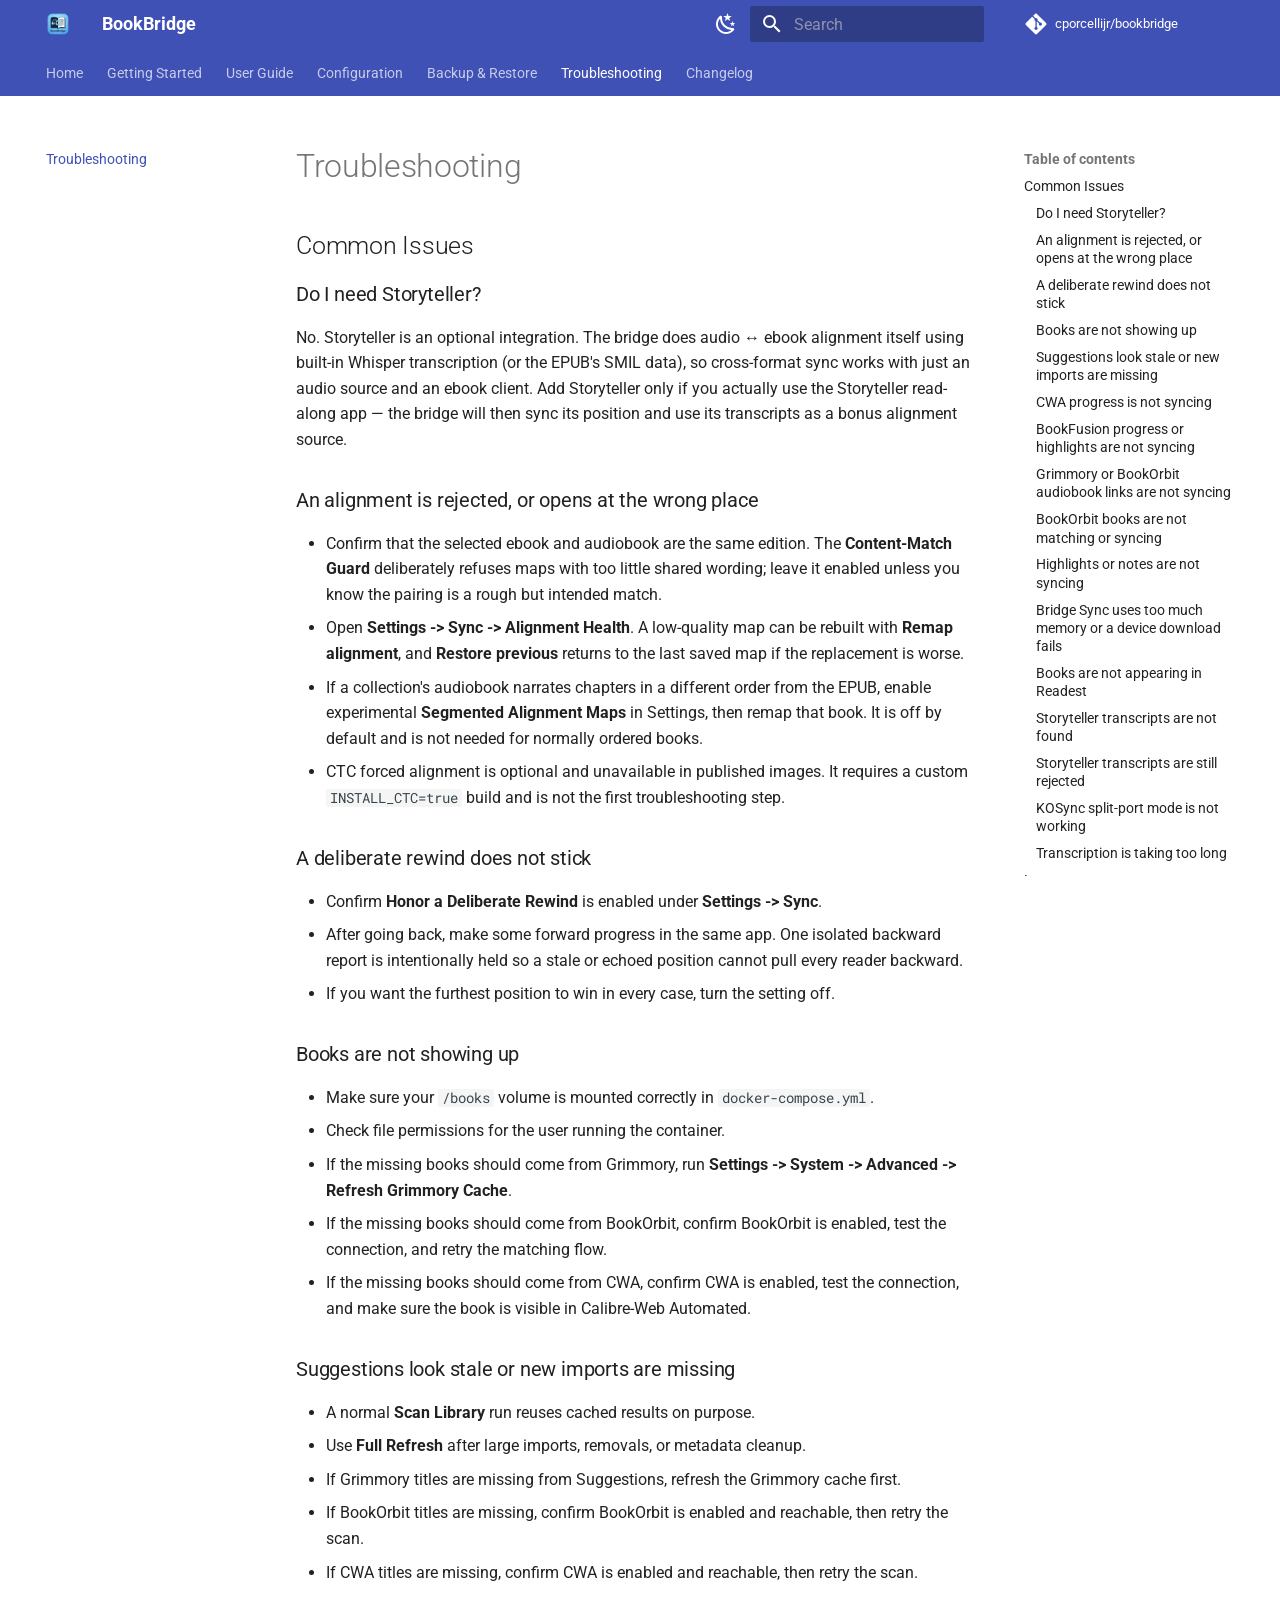
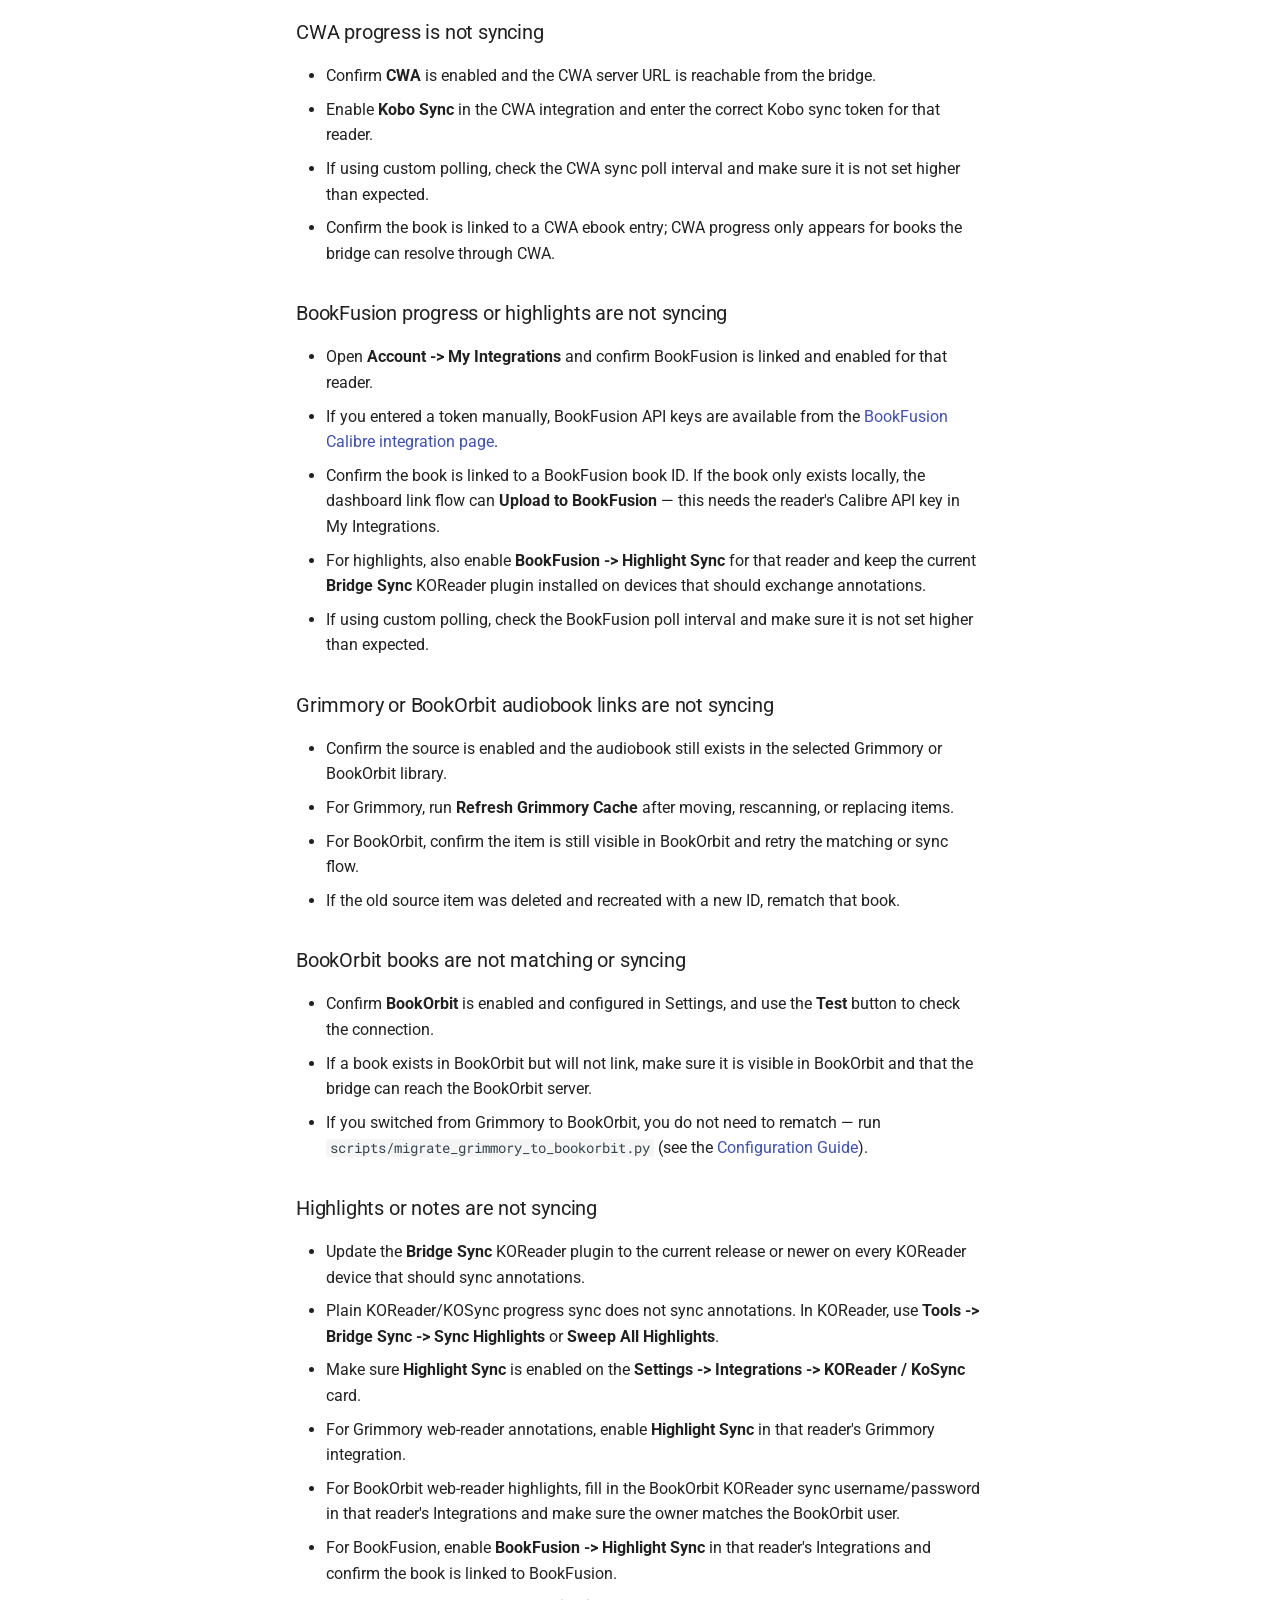
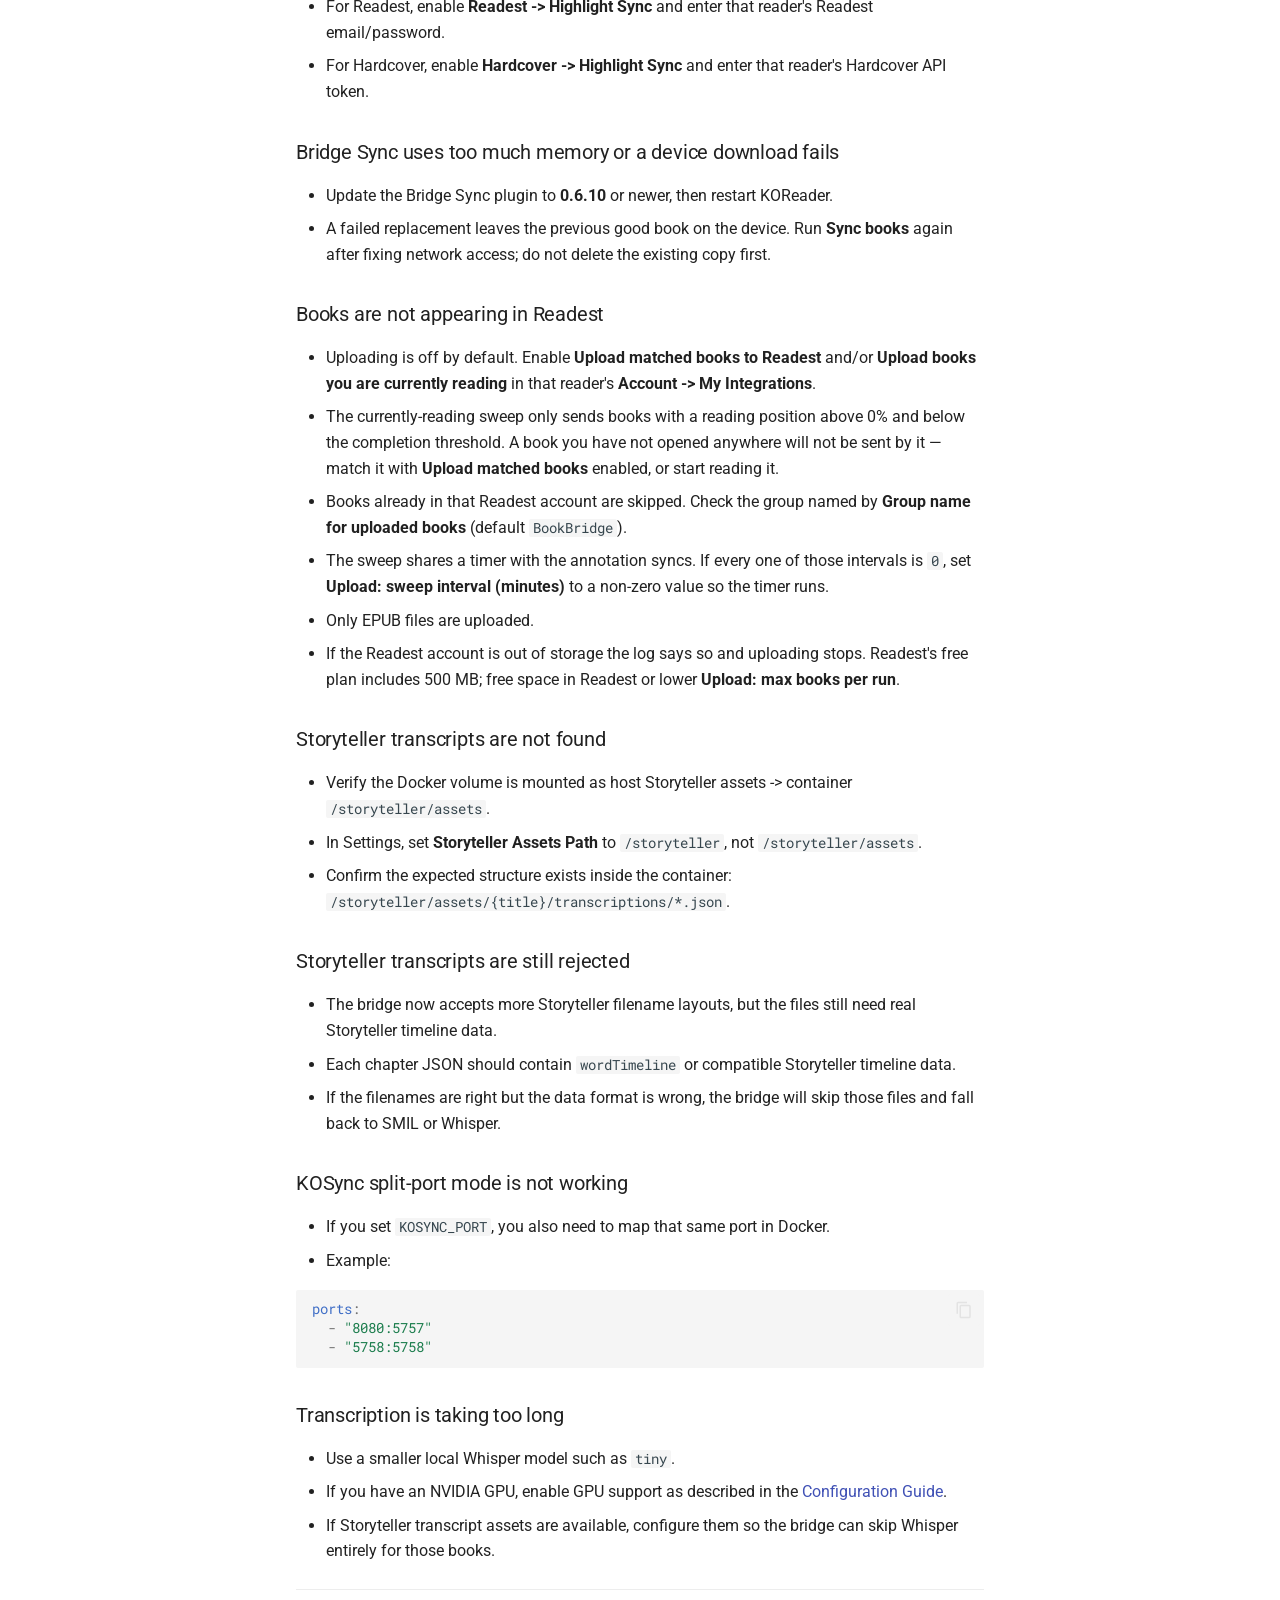
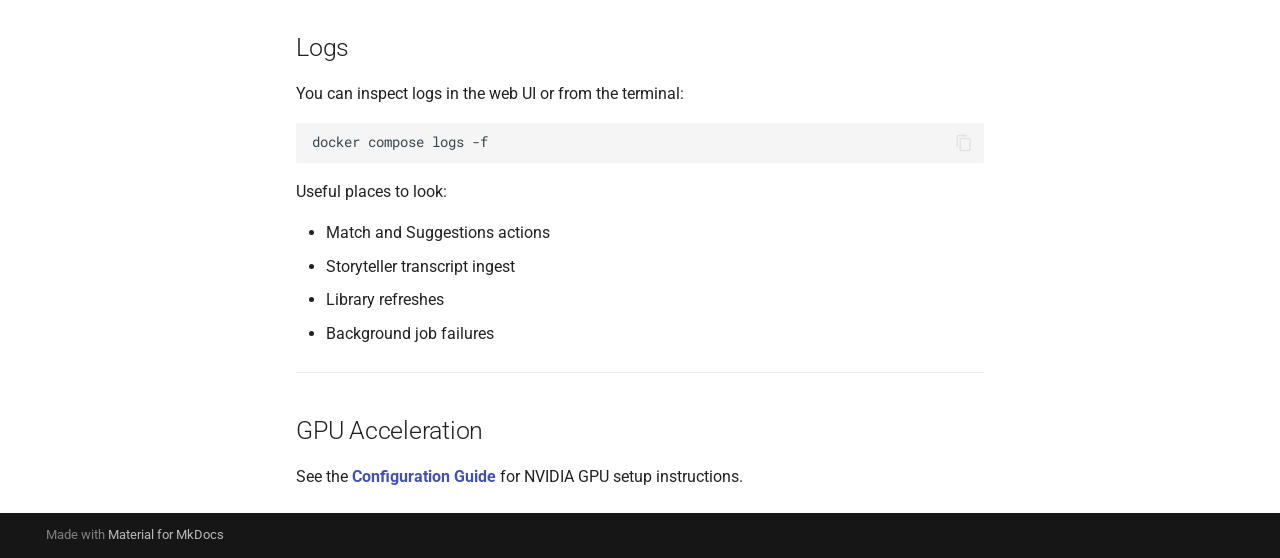
<file: troubleshooting/index.html>
<!doctype html>
<html lang="en" class="no-js">
  <head>
    
      <meta charset="utf-8">
      <meta name="viewport" content="width=device-width,initial-scale=1">
      
        <meta name="description" content="The ultimate bridge for cross-platform reading and listening synchronization.">
      
      
        <meta name="author" content="cporcellijr">
      
      
        <link rel="canonical" href="https://cporcellijr.github.io/bookbridge/troubleshooting/">
      
      
        <link rel="prev" href="../backup-restore/">
      
      
        <link rel="next" href="../changelog/">
      
      
        
      
      
      <link rel="icon" href="../assets/icon.png">
      <meta name="generator" content="mkdocs-1.6.1, mkdocs-material-9.7.7">
    
    
      
        <title>Troubleshooting - BookBridge</title>
      
    
    
      <link rel="stylesheet" href="../assets/stylesheets/main.ec1eaa64.min.css">
      
        
        <link rel="stylesheet" href="../assets/stylesheets/palette.ab4e12ef.min.css">
      
      


    
    
      
    
    
      
        
        
        <link rel="preconnect" href="https://fonts.gstatic.com" crossorigin>
        <link rel="stylesheet" href="https://fonts.googleapis.com/css?family=Roboto:300,300i,400,400i,700,700i%7CRoboto+Mono:400,400i,700,700i&display=fallback">
        <style>:root{--md-text-font:"Roboto";--md-code-font:"Roboto Mono"}</style>
      
    
    
    <script>__md_scope=new URL("..",location),__md_hash=e=>[...e].reduce(((e,_)=>(e<<5)-e+_.charCodeAt(0)),0),__md_get=(e,_=localStorage,t=__md_scope)=>JSON.parse(_.getItem(t.pathname+"."+e)),__md_set=(e,_,t=localStorage,a=__md_scope)=>{try{t.setItem(a.pathname+"."+e,JSON.stringify(_))}catch(e){}}</script>
    
      

    
    
  </head>
  
  
    
    
      
    
    
    
    
    <body dir="ltr" data-md-color-scheme="default" data-md-color-primary="indigo" data-md-color-accent="indigo">
  
    
    <input class="md-toggle" data-md-toggle="drawer" type="checkbox" id="__drawer" autocomplete="off">
    <input class="md-toggle" data-md-toggle="search" type="checkbox" id="__search" autocomplete="off">
    <label class="md-overlay" for="__drawer"></label>
    <div data-md-component="skip">
      
        
        <a href="#troubleshooting" class="md-skip">
          Skip to content
        </a>
      
    </div>
    <div data-md-component="announce">
      
    </div>
    
    
      

<header class="md-header" data-md-component="header">
  <nav class="md-header__inner md-grid" aria-label="Header">
    <a href=".." title="BookBridge" class="md-header__button md-logo" aria-label="BookBridge" data-md-component="logo">
      
  <img src="../assets/icon.png" alt="logo">

    </a>
    <label class="md-header__button md-icon" for="__drawer">
      
      <svg xmlns="http://www.w3.org/2000/svg" viewBox="0 0 24 24"><path d="M3 6h18v2H3zm0 5h18v2H3zm0 5h18v2H3z"/></svg>
    </label>
    <div class="md-header__title" data-md-component="header-title">
      <div class="md-header__ellipsis">
        <div class="md-header__topic">
          <span class="md-ellipsis">
            BookBridge
          </span>
        </div>
        <div class="md-header__topic" data-md-component="header-topic">
          <span class="md-ellipsis">
            
              Troubleshooting
            
          </span>
        </div>
      </div>
    </div>
    
      
        <form class="md-header__option" data-md-component="palette">
  
    
    
    
    <input class="md-option" data-md-color-media="(prefers-color-scheme: light)" data-md-color-scheme="default" data-md-color-primary="indigo" data-md-color-accent="indigo"  aria-label="Switch to dark mode"  type="radio" name="__palette" id="__palette_0">
    
      <label class="md-header__button md-icon" title="Switch to dark mode" for="__palette_1" hidden>
        <svg xmlns="http://www.w3.org/2000/svg" viewBox="0 0 24 24"><path d="m17.75 4.09-2.53 1.94.91 3.06-2.63-1.81-2.63 1.81.91-3.06-2.53-1.94L12.44 4l1.06-3 1.06 3zm3.5 6.91-1.64 1.25.59 1.98-1.7-1.17-1.7 1.17.59-1.98L15.75 11l2.06-.05L18.5 9l.69 1.95zm-2.28 4.95c.83-.08 1.72 1.1 1.19 1.85-.32.45-.66.87-1.08 1.27C15.17 23 8.84 23 4.94 19.07c-3.91-3.9-3.91-10.24 0-14.14.4-.4.82-.76 1.27-1.08.75-.53 1.93.36 1.85 1.19-.27 2.86.69 5.83 2.89 8.02a9.96 9.96 0 0 0 8.02 2.89m-1.64 2.02a12.08 12.08 0 0 1-7.8-3.47c-2.17-2.19-3.33-5-3.49-7.82-2.81 3.14-2.7 7.96.31 10.98 3.02 3.01 7.84 3.12 10.98.31"/></svg>
      </label>
    
  
    
    
    
    <input class="md-option" data-md-color-media="(prefers-color-scheme: dark)" data-md-color-scheme="slate" data-md-color-primary="indigo" data-md-color-accent="indigo"  aria-label="Switch to light mode"  type="radio" name="__palette" id="__palette_1">
    
      <label class="md-header__button md-icon" title="Switch to light mode" for="__palette_0" hidden>
        <svg xmlns="http://www.w3.org/2000/svg" viewBox="0 0 24 24"><path d="M12 7a5 5 0 0 1 5 5 5 5 0 0 1-5 5 5 5 0 0 1-5-5 5 5 0 0 1 5-5m0 2a3 3 0 0 0-3 3 3 3 0 0 0 3 3 3 3 0 0 0 3-3 3 3 0 0 0-3-3m0-7 2.39 3.42C13.65 5.15 12.84 5 12 5s-1.65.15-2.39.42zM3.34 7l4.16-.35A7.2 7.2 0 0 0 5.94 8.5c-.44.74-.69 1.5-.83 2.29zm.02 10 1.76-3.77a7.131 7.131 0 0 0 2.38 4.14zM20.65 7l-1.77 3.79a7.02 7.02 0 0 0-2.38-4.15zm-.01 10-4.14.36c.59-.51 1.12-1.14 1.54-1.86.42-.73.69-1.5.83-2.29zM12 22l-2.41-3.44c.74.27 1.55.44 2.41.44.82 0 1.63-.17 2.37-.44z"/></svg>
      </label>
    
  
</form>
      
    
    
      <script>var palette=__md_get("__palette");if(palette&&palette.color){if("(prefers-color-scheme)"===palette.color.media){var media=matchMedia("(prefers-color-scheme: light)"),input=document.querySelector(media.matches?"[data-md-color-media='(prefers-color-scheme: light)']":"[data-md-color-media='(prefers-color-scheme: dark)']");palette.color.media=input.getAttribute("data-md-color-media"),palette.color.scheme=input.getAttribute("data-md-color-scheme"),palette.color.primary=input.getAttribute("data-md-color-primary"),palette.color.accent=input.getAttribute("data-md-color-accent")}for(var[key,value]of Object.entries(palette.color))document.body.setAttribute("data-md-color-"+key,value)}</script>
    
    
    
      
      
        <label class="md-header__button md-icon" for="__search">
          
          <svg xmlns="http://www.w3.org/2000/svg" viewBox="0 0 24 24"><path d="M9.5 3A6.5 6.5 0 0 1 16 9.5c0 1.61-.59 3.09-1.56 4.23l.27.27h.79l5 5-1.5 1.5-5-5v-.79l-.27-.27A6.52 6.52 0 0 1 9.5 16 6.5 6.5 0 0 1 3 9.5 6.5 6.5 0 0 1 9.5 3m0 2C7 5 5 7 5 9.5S7 14 9.5 14 14 12 14 9.5 12 5 9.5 5"/></svg>
        </label>
        <div class="md-search" data-md-component="search" role="dialog">
  <label class="md-search__overlay" for="__search"></label>
  <div class="md-search__inner" role="search">
    <form class="md-search__form" name="search">
      <input type="text" class="md-search__input" name="query" aria-label="Search" placeholder="Search" autocapitalize="off" autocorrect="off" autocomplete="off" spellcheck="false" data-md-component="search-query" required>
      <label class="md-search__icon md-icon" for="__search">
        
        <svg xmlns="http://www.w3.org/2000/svg" viewBox="0 0 24 24"><path d="M9.5 3A6.5 6.5 0 0 1 16 9.5c0 1.61-.59 3.09-1.56 4.23l.27.27h.79l5 5-1.5 1.5-5-5v-.79l-.27-.27A6.52 6.52 0 0 1 9.5 16 6.5 6.5 0 0 1 3 9.5 6.5 6.5 0 0 1 9.5 3m0 2C7 5 5 7 5 9.5S7 14 9.5 14 14 12 14 9.5 12 5 9.5 5"/></svg>
        
        <svg xmlns="http://www.w3.org/2000/svg" viewBox="0 0 24 24"><path d="M20 11v2H8l5.5 5.5-1.42 1.42L4.16 12l7.92-7.92L13.5 5.5 8 11z"/></svg>
      </label>
      <nav class="md-search__options" aria-label="Search">
        
        <button type="reset" class="md-search__icon md-icon" title="Clear" aria-label="Clear" tabindex="-1">
          
          <svg xmlns="http://www.w3.org/2000/svg" viewBox="0 0 24 24"><path d="M19 6.41 17.59 5 12 10.59 6.41 5 5 6.41 10.59 12 5 17.59 6.41 19 12 13.41 17.59 19 19 17.59 13.41 12z"/></svg>
        </button>
      </nav>
      
        <div class="md-search__suggest" data-md-component="search-suggest"></div>
      
    </form>
    <div class="md-search__output">
      <div class="md-search__scrollwrap" tabindex="0" data-md-scrollfix>
        <div class="md-search-result" data-md-component="search-result">
          <div class="md-search-result__meta">
            Initializing search
          </div>
          <ol class="md-search-result__list" role="presentation"></ol>
        </div>
      </div>
    </div>
  </div>
</div>
      
    
    
      <div class="md-header__source">
        <a href="https://github.com/cporcellijr/bookbridge" title="Go to repository" class="md-source" data-md-component="source">
  <div class="md-source__icon md-icon">
    
    <svg xmlns="http://www.w3.org/2000/svg" viewBox="0 0 448 512"><!--! Font Awesome Free 7.1.0 by @fontawesome - https://fontawesome.com License - https://fontawesome.com/license/free (Icons: CC BY 4.0, Fonts: SIL OFL 1.1, Code: MIT License) Copyright 2025 Fonticons, Inc.--><path d="M439.6 236.1 244 40.5c-5.4-5.5-12.8-8.5-20.4-8.5s-15 3-20.4 8.4L162.5 81l51.5 51.5c27.1-9.1 52.7 16.8 43.4 43.7l49.7 49.7c34.2-11.8 61.2 31 35.5 56.7-26.5 26.5-70.2-2.9-56-37.3L240.3 199v121.9c25.3 12.5 22.3 41.8 9.1 55-6.4 6.4-15.2 10.1-24.3 10.1s-17.8-3.6-24.3-10.1c-17.6-17.6-11.1-46.9 11.2-56v-123c-20.8-8.5-24.6-30.7-18.6-45L142.6 101 8.5 235.1C3 240.6 0 247.9 0 255.5s3 15 8.5 20.4l195.6 195.7c5.4 5.4 12.7 8.4 20.4 8.4s15-3 20.4-8.4l194.7-194.7c5.4-5.4 8.4-12.8 8.4-20.4s-3-15-8.4-20.4"/></svg>
  </div>
  <div class="md-source__repository">
    cporcellijr/bookbridge
  </div>
</a>
      </div>
    
  </nav>
  
</header>
    
    <div class="md-container" data-md-component="container">
      
      
        
          
            
<nav class="md-tabs" aria-label="Tabs" data-md-component="tabs">
  <div class="md-grid">
    <ul class="md-tabs__list">
      
        
  
  
  
  
    <li class="md-tabs__item">
      <a href=".." class="md-tabs__link">
        
  
  
    
  
  Home

      </a>
    </li>
  

      
        
  
  
  
  
    <li class="md-tabs__item">
      <a href="../getting-started/" class="md-tabs__link">
        
  
  
    
  
  Getting Started

      </a>
    </li>
  

      
        
  
  
  
  
    <li class="md-tabs__item">
      <a href="../user-guide/" class="md-tabs__link">
        
  
  
    
  
  User Guide

      </a>
    </li>
  

      
        
  
  
  
  
    <li class="md-tabs__item">
      <a href="../configuration/" class="md-tabs__link">
        
  
  
    
  
  Configuration

      </a>
    </li>
  

      
        
  
  
  
  
    <li class="md-tabs__item">
      <a href="../backup-restore/" class="md-tabs__link">
        
  
  
    
  
  Backup & Restore

      </a>
    </li>
  

      
        
  
  
  
    
  
  
    <li class="md-tabs__item md-tabs__item--active">
      <a href="./" class="md-tabs__link">
        
  
  
    
  
  Troubleshooting

      </a>
    </li>
  

      
        
  
  
  
  
    <li class="md-tabs__item">
      <a href="../changelog/" class="md-tabs__link">
        
  
  
    
  
  Changelog

      </a>
    </li>
  

      
    </ul>
  </div>
</nav>
          
        
      
      <main class="md-main" data-md-component="main">
        <div class="md-main__inner md-grid">
          
            
              
              <div class="md-sidebar md-sidebar--primary" data-md-component="sidebar" data-md-type="navigation" >
                <div class="md-sidebar__scrollwrap">
                  <div class="md-sidebar__inner">
                    


  


<nav class="md-nav md-nav--primary md-nav--lifted" aria-label="Navigation" data-md-level="0">
  <label class="md-nav__title" for="__drawer">
    <a href=".." title="BookBridge" class="md-nav__button md-logo" aria-label="BookBridge" data-md-component="logo">
      
  <img src="../assets/icon.png" alt="logo">

    </a>
    BookBridge
  </label>
  
    <div class="md-nav__source">
      <a href="https://github.com/cporcellijr/bookbridge" title="Go to repository" class="md-source" data-md-component="source">
  <div class="md-source__icon md-icon">
    
    <svg xmlns="http://www.w3.org/2000/svg" viewBox="0 0 448 512"><!--! Font Awesome Free 7.1.0 by @fontawesome - https://fontawesome.com License - https://fontawesome.com/license/free (Icons: CC BY 4.0, Fonts: SIL OFL 1.1, Code: MIT License) Copyright 2025 Fonticons, Inc.--><path d="M439.6 236.1 244 40.5c-5.4-5.5-12.8-8.5-20.4-8.5s-15 3-20.4 8.4L162.5 81l51.5 51.5c27.1-9.1 52.7 16.8 43.4 43.7l49.7 49.7c34.2-11.8 61.2 31 35.5 56.7-26.5 26.5-70.2-2.9-56-37.3L240.3 199v121.9c25.3 12.5 22.3 41.8 9.1 55-6.4 6.4-15.2 10.1-24.3 10.1s-17.8-3.6-24.3-10.1c-17.6-17.6-11.1-46.9 11.2-56v-123c-20.8-8.5-24.6-30.7-18.6-45L142.6 101 8.5 235.1C3 240.6 0 247.9 0 255.5s3 15 8.5 20.4l195.6 195.7c5.4 5.4 12.7 8.4 20.4 8.4s15-3 20.4-8.4l194.7-194.7c5.4-5.4 8.4-12.8 8.4-20.4s-3-15-8.4-20.4"/></svg>
  </div>
  <div class="md-source__repository">
    cporcellijr/bookbridge
  </div>
</a>
    </div>
  
  <ul class="md-nav__list" data-md-scrollfix>
    
      
      
  
  
  
  
    <li class="md-nav__item">
      <a href=".." class="md-nav__link">
        
  
  
  <span class="md-ellipsis">
    
  
    Home
  

    
  </span>
  
  

      </a>
    </li>
  

    
      
      
  
  
  
  
    <li class="md-nav__item">
      <a href="../getting-started/" class="md-nav__link">
        
  
  
  <span class="md-ellipsis">
    
  
    Getting Started
  

    
  </span>
  
  

      </a>
    </li>
  

    
      
      
  
  
  
  
    <li class="md-nav__item">
      <a href="../user-guide/" class="md-nav__link">
        
  
  
  <span class="md-ellipsis">
    
  
    User Guide
  

    
  </span>
  
  

      </a>
    </li>
  

    
      
      
  
  
  
  
    <li class="md-nav__item">
      <a href="../configuration/" class="md-nav__link">
        
  
  
  <span class="md-ellipsis">
    
  
    Configuration
  

    
  </span>
  
  

      </a>
    </li>
  

    
      
      
  
  
  
  
    <li class="md-nav__item">
      <a href="../backup-restore/" class="md-nav__link">
        
  
  
  <span class="md-ellipsis">
    
  
    Backup & Restore
  

    
  </span>
  
  

      </a>
    </li>
  

    
      
      
  
  
    
  
  
  
    <li class="md-nav__item md-nav__item--active">
      
      <input class="md-nav__toggle md-toggle" type="checkbox" id="__toc">
      
      
        
      
      
        <label class="md-nav__link md-nav__link--active" for="__toc">
          
  
  
  <span class="md-ellipsis">
    
  
    Troubleshooting
  

    
  </span>
  
  

          <span class="md-nav__icon md-icon"></span>
        </label>
      
      <a href="./" class="md-nav__link md-nav__link--active">
        
  
  
  <span class="md-ellipsis">
    
  
    Troubleshooting
  

    
  </span>
  
  

      </a>
      
        

<nav class="md-nav md-nav--secondary" aria-label="Table of contents">
  
  
  
    
  
  
    <label class="md-nav__title" for="__toc">
      <span class="md-nav__icon md-icon"></span>
      Table of contents
    </label>
    <ul class="md-nav__list" data-md-component="toc" data-md-scrollfix>
      
        <li class="md-nav__item">
  <a href="#common-issues" class="md-nav__link">
    <span class="md-ellipsis">
      
        Common Issues
      
    </span>
  </a>
  
    <nav class="md-nav" aria-label="Common Issues">
      <ul class="md-nav__list">
        
          <li class="md-nav__item">
  <a href="#do-i-need-storyteller" class="md-nav__link">
    <span class="md-ellipsis">
      
        Do I need Storyteller?
      
    </span>
  </a>
  
</li>
        
          <li class="md-nav__item">
  <a href="#an-alignment-is-rejected-or-opens-at-the-wrong-place" class="md-nav__link">
    <span class="md-ellipsis">
      
        An alignment is rejected, or opens at the wrong place
      
    </span>
  </a>
  
</li>
        
          <li class="md-nav__item">
  <a href="#a-deliberate-rewind-does-not-stick" class="md-nav__link">
    <span class="md-ellipsis">
      
        A deliberate rewind does not stick
      
    </span>
  </a>
  
</li>
        
          <li class="md-nav__item">
  <a href="#books-are-not-showing-up" class="md-nav__link">
    <span class="md-ellipsis">
      
        Books are not showing up
      
    </span>
  </a>
  
</li>
        
          <li class="md-nav__item">
  <a href="#suggestions-look-stale-or-new-imports-are-missing" class="md-nav__link">
    <span class="md-ellipsis">
      
        Suggestions look stale or new imports are missing
      
    </span>
  </a>
  
</li>
        
          <li class="md-nav__item">
  <a href="#cwa-progress-is-not-syncing" class="md-nav__link">
    <span class="md-ellipsis">
      
        CWA progress is not syncing
      
    </span>
  </a>
  
</li>
        
          <li class="md-nav__item">
  <a href="#bookfusion-progress-or-highlights-are-not-syncing" class="md-nav__link">
    <span class="md-ellipsis">
      
        BookFusion progress or highlights are not syncing
      
    </span>
  </a>
  
</li>
        
          <li class="md-nav__item">
  <a href="#grimmory-or-bookorbit-audiobook-links-are-not-syncing" class="md-nav__link">
    <span class="md-ellipsis">
      
        Grimmory or BookOrbit audiobook links are not syncing
      
    </span>
  </a>
  
</li>
        
          <li class="md-nav__item">
  <a href="#bookorbit-books-are-not-matching-or-syncing" class="md-nav__link">
    <span class="md-ellipsis">
      
        BookOrbit books are not matching or syncing
      
    </span>
  </a>
  
</li>
        
          <li class="md-nav__item">
  <a href="#highlights-or-notes-are-not-syncing" class="md-nav__link">
    <span class="md-ellipsis">
      
        Highlights or notes are not syncing
      
    </span>
  </a>
  
</li>
        
          <li class="md-nav__item">
  <a href="#bridge-sync-uses-too-much-memory-or-a-device-download-fails" class="md-nav__link">
    <span class="md-ellipsis">
      
        Bridge Sync uses too much memory or a device download fails
      
    </span>
  </a>
  
</li>
        
          <li class="md-nav__item">
  <a href="#books-are-not-appearing-in-readest" class="md-nav__link">
    <span class="md-ellipsis">
      
        Books are not appearing in Readest
      
    </span>
  </a>
  
</li>
        
          <li class="md-nav__item">
  <a href="#storyteller-transcripts-are-not-found" class="md-nav__link">
    <span class="md-ellipsis">
      
        Storyteller transcripts are not found
      
    </span>
  </a>
  
</li>
        
          <li class="md-nav__item">
  <a href="#storyteller-transcripts-are-still-rejected" class="md-nav__link">
    <span class="md-ellipsis">
      
        Storyteller transcripts are still rejected
      
    </span>
  </a>
  
</li>
        
          <li class="md-nav__item">
  <a href="#kosync-split-port-mode-is-not-working" class="md-nav__link">
    <span class="md-ellipsis">
      
        KOSync split-port mode is not working
      
    </span>
  </a>
  
</li>
        
          <li class="md-nav__item">
  <a href="#transcription-is-taking-too-long" class="md-nav__link">
    <span class="md-ellipsis">
      
        Transcription is taking too long
      
    </span>
  </a>
  
</li>
        
      </ul>
    </nav>
  
</li>
      
        <li class="md-nav__item">
  <a href="#logs" class="md-nav__link">
    <span class="md-ellipsis">
      
        Logs
      
    </span>
  </a>
  
</li>
      
        <li class="md-nav__item">
  <a href="#gpu-acceleration" class="md-nav__link">
    <span class="md-ellipsis">
      
        GPU Acceleration
      
    </span>
  </a>
  
</li>
      
    </ul>
  
</nav>
      
    </li>
  

    
      
      
  
  
  
  
    <li class="md-nav__item">
      <a href="../changelog/" class="md-nav__link">
        
  
  
  <span class="md-ellipsis">
    
  
    Changelog
  

    
  </span>
  
  

      </a>
    </li>
  

    
  </ul>
</nav>
                  </div>
                </div>
              </div>
            
            
              
              <div class="md-sidebar md-sidebar--secondary" data-md-component="sidebar" data-md-type="toc" >
                <div class="md-sidebar__scrollwrap">
                  <div class="md-sidebar__inner">
                    

<nav class="md-nav md-nav--secondary" aria-label="Table of contents">
  
  
  
    
  
  
    <label class="md-nav__title" for="__toc">
      <span class="md-nav__icon md-icon"></span>
      Table of contents
    </label>
    <ul class="md-nav__list" data-md-component="toc" data-md-scrollfix>
      
        <li class="md-nav__item">
  <a href="#common-issues" class="md-nav__link">
    <span class="md-ellipsis">
      
        Common Issues
      
    </span>
  </a>
  
    <nav class="md-nav" aria-label="Common Issues">
      <ul class="md-nav__list">
        
          <li class="md-nav__item">
  <a href="#do-i-need-storyteller" class="md-nav__link">
    <span class="md-ellipsis">
      
        Do I need Storyteller?
      
    </span>
  </a>
  
</li>
        
          <li class="md-nav__item">
  <a href="#an-alignment-is-rejected-or-opens-at-the-wrong-place" class="md-nav__link">
    <span class="md-ellipsis">
      
        An alignment is rejected, or opens at the wrong place
      
    </span>
  </a>
  
</li>
        
          <li class="md-nav__item">
  <a href="#a-deliberate-rewind-does-not-stick" class="md-nav__link">
    <span class="md-ellipsis">
      
        A deliberate rewind does not stick
      
    </span>
  </a>
  
</li>
        
          <li class="md-nav__item">
  <a href="#books-are-not-showing-up" class="md-nav__link">
    <span class="md-ellipsis">
      
        Books are not showing up
      
    </span>
  </a>
  
</li>
        
          <li class="md-nav__item">
  <a href="#suggestions-look-stale-or-new-imports-are-missing" class="md-nav__link">
    <span class="md-ellipsis">
      
        Suggestions look stale or new imports are missing
      
    </span>
  </a>
  
</li>
        
          <li class="md-nav__item">
  <a href="#cwa-progress-is-not-syncing" class="md-nav__link">
    <span class="md-ellipsis">
      
        CWA progress is not syncing
      
    </span>
  </a>
  
</li>
        
          <li class="md-nav__item">
  <a href="#bookfusion-progress-or-highlights-are-not-syncing" class="md-nav__link">
    <span class="md-ellipsis">
      
        BookFusion progress or highlights are not syncing
      
    </span>
  </a>
  
</li>
        
          <li class="md-nav__item">
  <a href="#grimmory-or-bookorbit-audiobook-links-are-not-syncing" class="md-nav__link">
    <span class="md-ellipsis">
      
        Grimmory or BookOrbit audiobook links are not syncing
      
    </span>
  </a>
  
</li>
        
          <li class="md-nav__item">
  <a href="#bookorbit-books-are-not-matching-or-syncing" class="md-nav__link">
    <span class="md-ellipsis">
      
        BookOrbit books are not matching or syncing
      
    </span>
  </a>
  
</li>
        
          <li class="md-nav__item">
  <a href="#highlights-or-notes-are-not-syncing" class="md-nav__link">
    <span class="md-ellipsis">
      
        Highlights or notes are not syncing
      
    </span>
  </a>
  
</li>
        
          <li class="md-nav__item">
  <a href="#bridge-sync-uses-too-much-memory-or-a-device-download-fails" class="md-nav__link">
    <span class="md-ellipsis">
      
        Bridge Sync uses too much memory or a device download fails
      
    </span>
  </a>
  
</li>
        
          <li class="md-nav__item">
  <a href="#books-are-not-appearing-in-readest" class="md-nav__link">
    <span class="md-ellipsis">
      
        Books are not appearing in Readest
      
    </span>
  </a>
  
</li>
        
          <li class="md-nav__item">
  <a href="#storyteller-transcripts-are-not-found" class="md-nav__link">
    <span class="md-ellipsis">
      
        Storyteller transcripts are not found
      
    </span>
  </a>
  
</li>
        
          <li class="md-nav__item">
  <a href="#storyteller-transcripts-are-still-rejected" class="md-nav__link">
    <span class="md-ellipsis">
      
        Storyteller transcripts are still rejected
      
    </span>
  </a>
  
</li>
        
          <li class="md-nav__item">
  <a href="#kosync-split-port-mode-is-not-working" class="md-nav__link">
    <span class="md-ellipsis">
      
        KOSync split-port mode is not working
      
    </span>
  </a>
  
</li>
        
          <li class="md-nav__item">
  <a href="#transcription-is-taking-too-long" class="md-nav__link">
    <span class="md-ellipsis">
      
        Transcription is taking too long
      
    </span>
  </a>
  
</li>
        
      </ul>
    </nav>
  
</li>
      
        <li class="md-nav__item">
  <a href="#logs" class="md-nav__link">
    <span class="md-ellipsis">
      
        Logs
      
    </span>
  </a>
  
</li>
      
        <li class="md-nav__item">
  <a href="#gpu-acceleration" class="md-nav__link">
    <span class="md-ellipsis">
      
        GPU Acceleration
      
    </span>
  </a>
  
</li>
      
    </ul>
  
</nav>
                  </div>
                </div>
              </div>
            
          
          
            <div class="md-content" data-md-component="content">
              
              <article class="md-content__inner md-typeset">
                
                  


  
  


<h1 id="troubleshooting">Troubleshooting</h1>
<h2 id="common-issues">Common Issues</h2>
<h3 id="do-i-need-storyteller">Do I need Storyteller?</h3>
<p>No. Storyteller is an optional integration. The bridge does audio ↔ ebook alignment itself
using built-in Whisper transcription (or the EPUB's SMIL data), so cross-format sync works
with just an audio source and an ebook client. Add Storyteller only if you actually use the
Storyteller read-along app — the bridge will then sync its position and use its transcripts
as a bonus alignment source.</p>
<h3 id="an-alignment-is-rejected-or-opens-at-the-wrong-place">An alignment is rejected, or opens at the wrong place</h3>
<ul>
<li>Confirm that the selected ebook and audiobook are the same edition. The
  <strong>Content-Match Guard</strong> deliberately refuses maps with too little shared wording;
  leave it enabled unless you know the pairing is a rough but intended match.</li>
<li>Open <strong>Settings -&gt; Sync -&gt; Alignment Health</strong>. A low-quality map can be rebuilt with
  <strong>Remap alignment</strong>, and <strong>Restore previous</strong> returns to the last saved map if the
  replacement is worse.</li>
<li>If a collection's audiobook narrates chapters in a different order from the EPUB,
  enable experimental <strong>Segmented Alignment Maps</strong> in Settings, then remap that book.
  It is off by default and is not needed for normally ordered books.</li>
<li>CTC forced alignment is optional and unavailable in published images. It requires a
  custom <code>INSTALL_CTC=true</code> build and is not the first troubleshooting step.</li>
</ul>
<h3 id="a-deliberate-rewind-does-not-stick">A deliberate rewind does not stick</h3>
<ul>
<li>Confirm <strong>Honor a Deliberate Rewind</strong> is enabled under <strong>Settings -&gt; Sync</strong>.</li>
<li>After going back, make some forward progress in the same app. One isolated backward
  report is intentionally held so a stale or echoed position cannot pull every reader
  backward.</li>
<li>If you want the furthest position to win in every case, turn the setting off.</li>
</ul>
<h3 id="books-are-not-showing-up">Books are not showing up</h3>
<ul>
<li>Make sure your <code>/books</code> volume is mounted correctly in <code>docker-compose.yml</code>.</li>
<li>Check file permissions for the user running the container.</li>
<li>If the missing books should come from Grimmory, run <strong>Settings -&gt; System -&gt; Advanced -&gt; Refresh Grimmory Cache</strong>.</li>
<li>If the missing books should come from BookOrbit, confirm BookOrbit is enabled, test the connection, and retry the matching flow.</li>
<li>If the missing books should come from CWA, confirm CWA is enabled, test the connection, and make sure the book is visible in Calibre-Web Automated.</li>
</ul>
<h3 id="suggestions-look-stale-or-new-imports-are-missing">Suggestions look stale or new imports are missing</h3>
<ul>
<li>A normal <strong>Scan Library</strong> run reuses cached results on purpose.</li>
<li>Use <strong>Full Refresh</strong> after large imports, removals, or metadata cleanup.</li>
<li>If Grimmory titles are missing from Suggestions, refresh the Grimmory cache first.</li>
<li>If BookOrbit titles are missing, confirm BookOrbit is enabled and reachable, then retry the scan.</li>
<li>If CWA titles are missing, confirm CWA is enabled and reachable, then retry the scan.</li>
</ul>
<h3 id="cwa-progress-is-not-syncing">CWA progress is not syncing</h3>
<ul>
<li>Confirm <strong>CWA</strong> is enabled and the CWA server URL is reachable from the bridge.</li>
<li>Enable <strong>Kobo Sync</strong> in the CWA integration and enter the correct Kobo sync token for that reader.</li>
<li>If using custom polling, check the CWA sync poll interval and make sure it is not set higher than expected.</li>
<li>Confirm the book is linked to a CWA ebook entry; CWA progress only appears for books the bridge can resolve through CWA.</li>
</ul>
<h3 id="bookfusion-progress-or-highlights-are-not-syncing">BookFusion progress or highlights are not syncing</h3>
<ul>
<li>Open <strong>Account -&gt; My Integrations</strong> and confirm BookFusion is linked and enabled for that reader.</li>
<li>If you entered a token manually, BookFusion API keys are available from the <a href="https://www.bookfusion.com/integrations/calibre">BookFusion Calibre integration page</a>.</li>
<li>Confirm the book is linked to a BookFusion book ID. If the book only exists locally, the dashboard link flow can <strong>Upload to BookFusion</strong> — this needs the reader's Calibre API key in My Integrations.</li>
<li>For highlights, also enable <strong>BookFusion -&gt; Highlight Sync</strong> for that reader and keep the current <strong>Bridge Sync</strong> KOReader plugin installed on devices that should exchange annotations.</li>
<li>If using custom polling, check the BookFusion poll interval and make sure it is not set higher than expected.</li>
</ul>
<h3 id="grimmory-or-bookorbit-audiobook-links-are-not-syncing">Grimmory or BookOrbit audiobook links are not syncing</h3>
<ul>
<li>Confirm the source is enabled and the audiobook still exists in the selected Grimmory or BookOrbit library.</li>
<li>For Grimmory, run <strong>Refresh Grimmory Cache</strong> after moving, rescanning, or replacing items.</li>
<li>For BookOrbit, confirm the item is still visible in BookOrbit and retry the matching or sync flow.</li>
<li>If the old source item was deleted and recreated with a new ID, rematch that book.</li>
</ul>
<h3 id="bookorbit-books-are-not-matching-or-syncing">BookOrbit books are not matching or syncing</h3>
<ul>
<li>Confirm <strong>BookOrbit</strong> is enabled and configured in Settings, and use the <strong>Test</strong> button to check the connection.</li>
<li>If a book exists in BookOrbit but will not link, make sure it is visible in BookOrbit and that the bridge can reach the BookOrbit server.</li>
<li>If you switched from Grimmory to BookOrbit, you do not need to rematch — run <code>scripts/migrate_grimmory_to_bookorbit.py</code> (see the <a href="../configuration/#bookorbit">Configuration Guide</a>).</li>
</ul>
<h3 id="highlights-or-notes-are-not-syncing">Highlights or notes are not syncing</h3>
<ul>
<li>Update the <strong>Bridge Sync</strong> KOReader plugin to the current release or newer on every KOReader device that should sync annotations.</li>
<li>Plain KOReader/KOSync progress sync does not sync annotations. In KOReader, use <strong>Tools -&gt; Bridge Sync -&gt; Sync Highlights</strong> or <strong>Sweep All Highlights</strong>.</li>
<li>Make sure <strong>Highlight Sync</strong> is enabled on the <strong>Settings -&gt; Integrations -&gt; KOReader / KoSync</strong> card.</li>
<li>For Grimmory web-reader annotations, enable <strong>Highlight Sync</strong> in that reader's Grimmory integration.</li>
<li>For BookOrbit web-reader highlights, fill in the BookOrbit KOReader sync username/password in that reader's Integrations and make sure the owner matches the BookOrbit user.</li>
<li>For BookFusion, enable <strong>BookFusion -&gt; Highlight Sync</strong> in that reader's Integrations and confirm the book is linked to BookFusion.</li>
<li>For Readest, enable <strong>Readest -&gt; Highlight Sync</strong> and enter that reader's Readest email/password.</li>
<li>For Hardcover, enable <strong>Hardcover -&gt; Highlight Sync</strong> and enter that reader's Hardcover API token.</li>
</ul>
<h3 id="bridge-sync-uses-too-much-memory-or-a-device-download-fails">Bridge Sync uses too much memory or a device download fails</h3>
<ul>
<li>Update the Bridge Sync plugin to <strong>0.6.10</strong> or newer, then restart KOReader.</li>
<li>A failed replacement leaves the previous good book on the device. Run <strong>Sync books</strong>
  again after fixing network access; do not delete the existing copy first.</li>
</ul>
<h3 id="books-are-not-appearing-in-readest">Books are not appearing in Readest</h3>
<ul>
<li>Uploading is off by default. Enable <strong>Upload matched books to Readest</strong> and/or <strong>Upload
  books you are currently reading</strong> in that reader's <strong>Account -&gt; My Integrations</strong>.</li>
<li>The currently-reading sweep only sends books with a reading position above 0% and below
  the completion threshold. A book you have not opened anywhere will not be sent by it —
  match it with <strong>Upload matched books</strong> enabled, or start reading it.</li>
<li>Books already in that Readest account are skipped. Check the group named by <strong>Group name
  for uploaded books</strong> (default <code>BookBridge</code>).</li>
<li>The sweep shares a timer with the annotation syncs. If every one of those intervals is
  <code>0</code>, set <strong>Upload: sweep interval (minutes)</strong> to a non-zero value so the timer runs.</li>
<li>Only EPUB files are uploaded.</li>
<li>If the Readest account is out of storage the log says so and uploading stops. Readest's
  free plan includes 500 MB; free space in Readest or lower <strong>Upload: max books per run</strong>.</li>
</ul>
<h3 id="storyteller-transcripts-are-not-found">Storyteller transcripts are not found</h3>
<ul>
<li>Verify the Docker volume is mounted as host Storyteller assets -&gt; container <code>/storyteller/assets</code>.</li>
<li>In Settings, set <strong>Storyteller Assets Path</strong> to <code>/storyteller</code>, not <code>/storyteller/assets</code>.</li>
<li>Confirm the expected structure exists inside the container: <code>/storyteller/assets/{title}/transcriptions/*.json</code>.</li>
</ul>
<h3 id="storyteller-transcripts-are-still-rejected">Storyteller transcripts are still rejected</h3>
<ul>
<li>The bridge now accepts more Storyteller filename layouts, but the files still need real Storyteller timeline data.</li>
<li>Each chapter JSON should contain <code>wordTimeline</code> or compatible Storyteller timeline data.</li>
<li>If the filenames are right but the data format is wrong, the bridge will skip those files and fall back to SMIL or Whisper.</li>
</ul>
<h3 id="kosync-split-port-mode-is-not-working">KOSync split-port mode is not working</h3>
<ul>
<li>If you set <code>KOSYNC_PORT</code>, you also need to map that same port in Docker.</li>
<li>Example:</li>
</ul>
<div class="highlight"><pre><span></span><code><span class="nt">ports</span><span class="p">:</span>
<span class="w">  </span><span class="p p-Indicator">-</span><span class="w"> </span><span class="s">"8080:5757"</span>
<span class="w">  </span><span class="p p-Indicator">-</span><span class="w"> </span><span class="s">"5758:5758"</span>
</code></pre></div>
<h3 id="transcription-is-taking-too-long">Transcription is taking too long</h3>
<ul>
<li>Use a smaller local Whisper model such as <code>tiny</code>.</li>
<li>If you have an NVIDIA GPU, enable GPU support as described in the <a href="../configuration/#gpu-support-optional">Configuration Guide</a>.</li>
<li>If Storyteller transcript assets are available, configure them so the bridge can skip Whisper entirely for those books.</li>
</ul>
<hr />
<h2 id="logs">Logs</h2>
<p>You can inspect logs in the web UI or from the terminal:</p>
<div class="highlight"><pre><span></span><code>docker<span class="w"> </span>compose<span class="w"> </span>logs<span class="w"> </span>-f
</code></pre></div>
<p>Useful places to look:</p>
<ul>
<li>Match and Suggestions actions</li>
<li>Storyteller transcript ingest</li>
<li>Library refreshes</li>
<li>Background job failures</li>
</ul>
<hr />
<h2 id="gpu-acceleration">GPU Acceleration</h2>
<p>See the <strong><a href="../configuration/#gpu-support-optional">Configuration Guide</a></strong> for NVIDIA GPU setup instructions.</p>












                
              </article>
            </div>
          
          
<script>var target=document.getElementById(location.hash.slice(1));target&&target.name&&(target.checked=target.name.startsWith("__tabbed_"))</script>
        </div>
        
          <button type="button" class="md-top md-icon" data-md-component="top" hidden>
  
  <svg xmlns="http://www.w3.org/2000/svg" viewBox="0 0 24 24"><path d="M13 20h-2V8l-5.5 5.5-1.42-1.42L12 4.16l7.92 7.92-1.42 1.42L13 8z"/></svg>
  Back to top
</button>
        
      </main>
      
        <footer class="md-footer">
  
  <div class="md-footer-meta md-typeset">
    <div class="md-footer-meta__inner md-grid">
      <div class="md-copyright">
  
  
    Made with
    <a href="https://squidfunk.github.io/mkdocs-material/" target="_blank" rel="noopener">
      Material for MkDocs
    </a>
  
</div>
      
    </div>
  </div>
</footer>
      
    </div>
    <div class="md-dialog" data-md-component="dialog">
      <div class="md-dialog__inner md-typeset"></div>
    </div>
    
    
    
      
      
      <script id="__config" type="application/json">{"annotate": null, "base": "..", "features": ["navigation.tabs", "navigation.sections", "navigation.top", "search.suggest", "search.highlight", "content.code.copy"], "search": "../assets/javascripts/workers/search.2c215733.min.js", "tags": null, "translations": {"clipboard.copied": "Copied to clipboard", "clipboard.copy": "Copy to clipboard", "search.result.more.one": "1 more on this page", "search.result.more.other": "# more on this page", "search.result.none": "No matching documents", "search.result.one": "1 matching document", "search.result.other": "# matching documents", "search.result.placeholder": "Type to start searching", "search.result.term.missing": "Missing", "select.version": "Select version"}, "version": null}</script>
    
    
      <script src="../assets/javascripts/bundle.d7400e89.min.js"></script>
      
    
  </body>
</html>
</file>
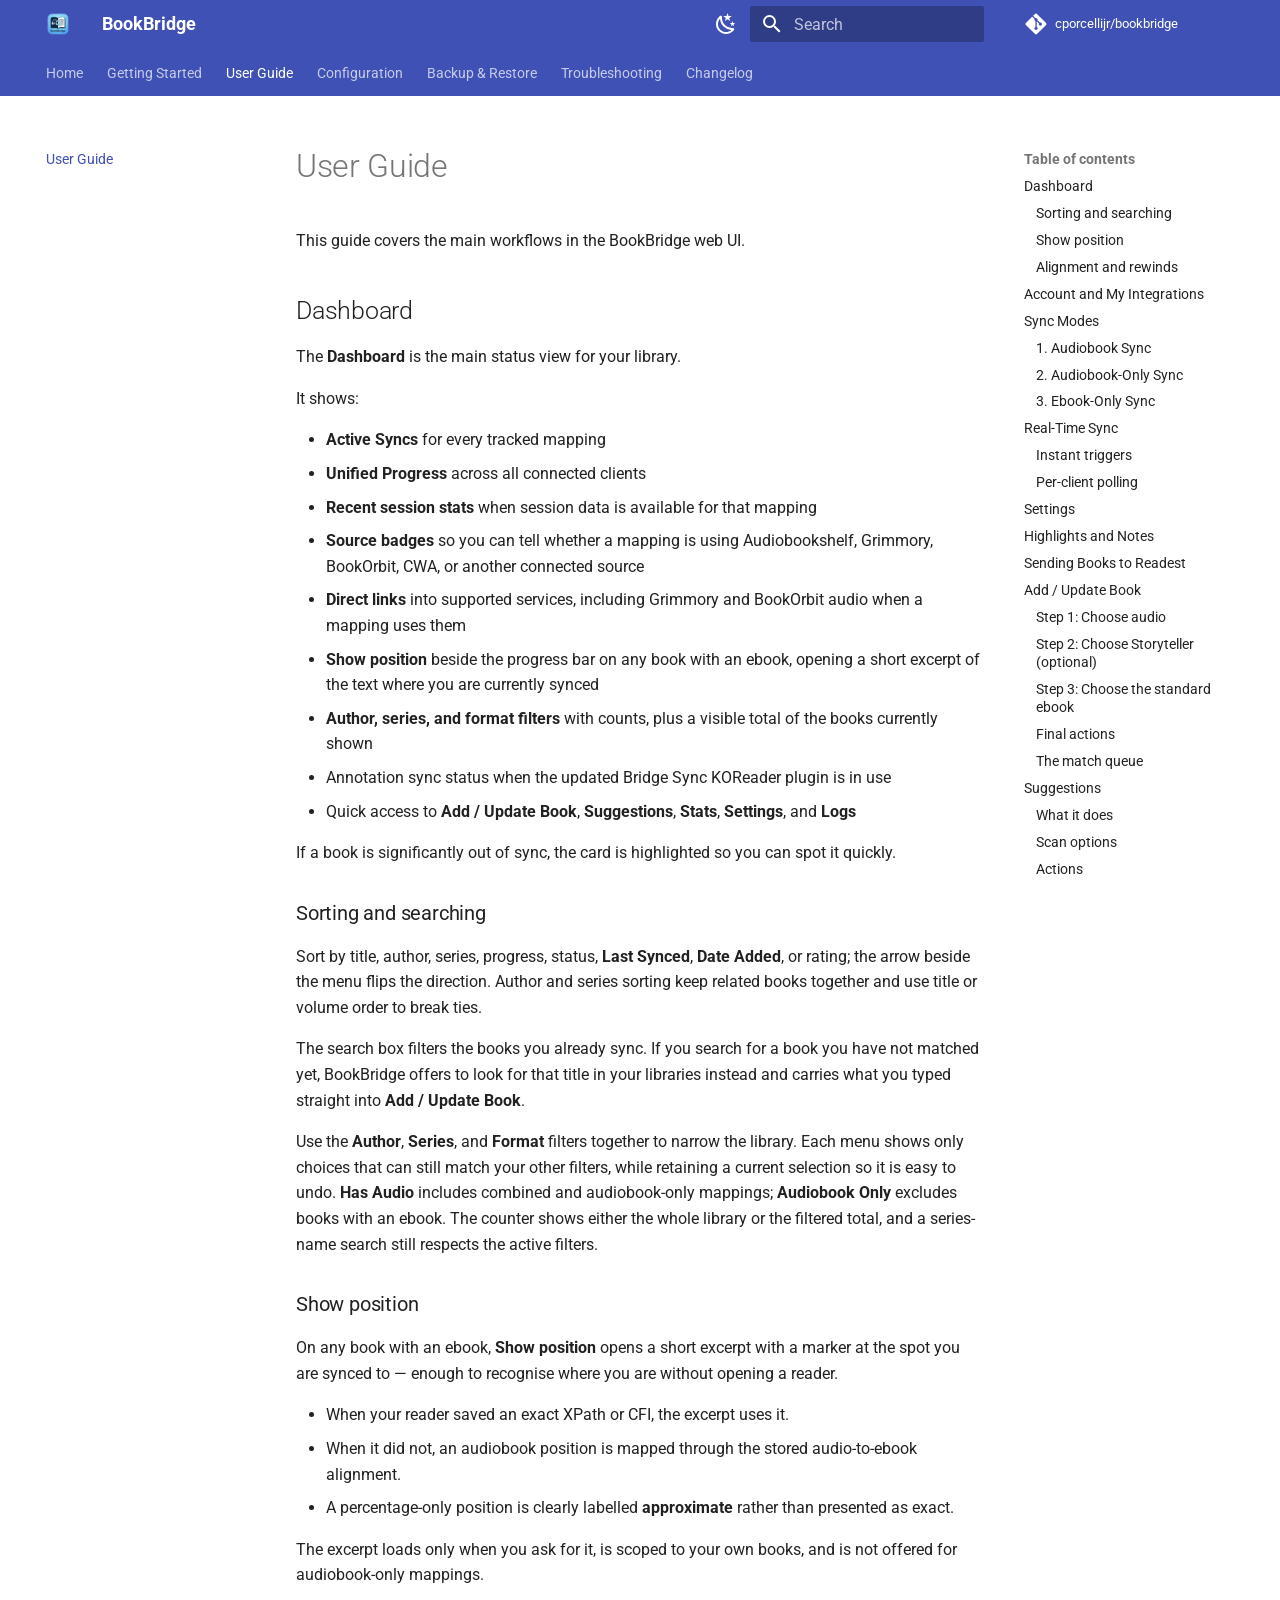
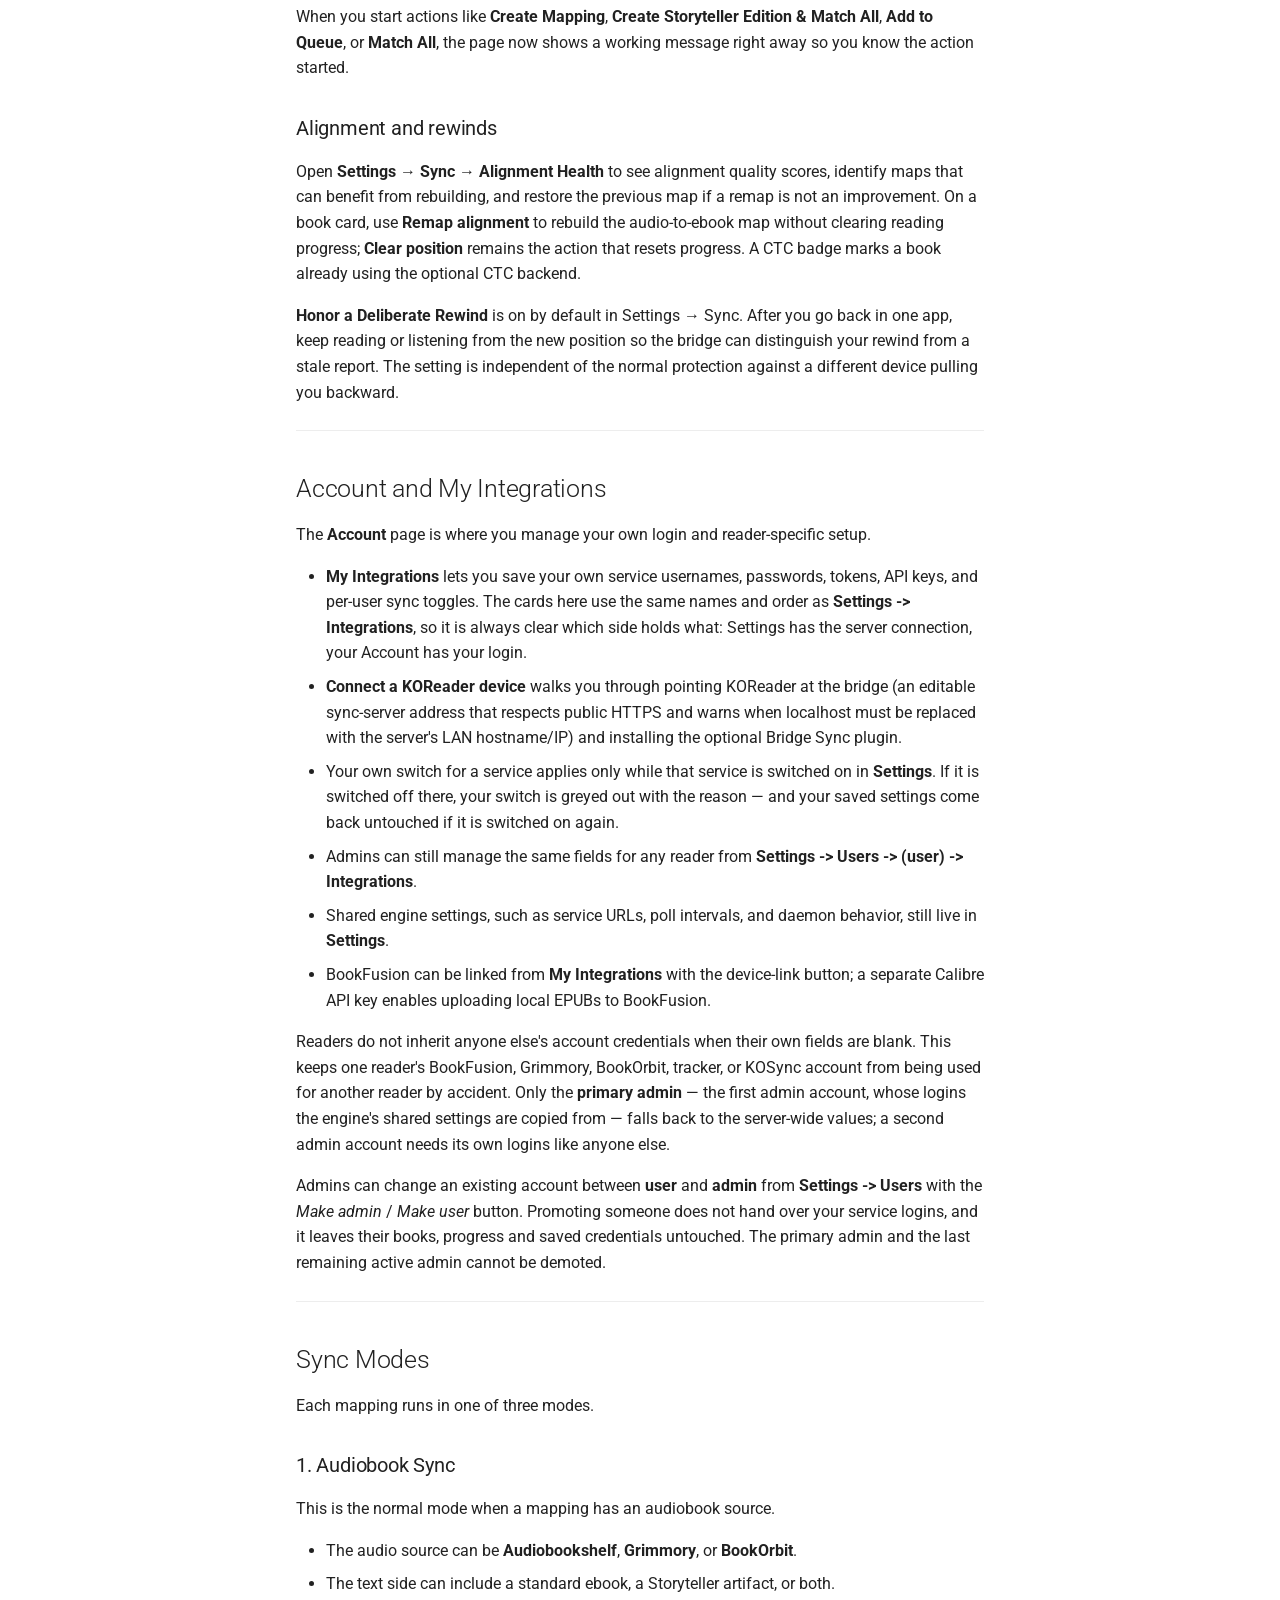
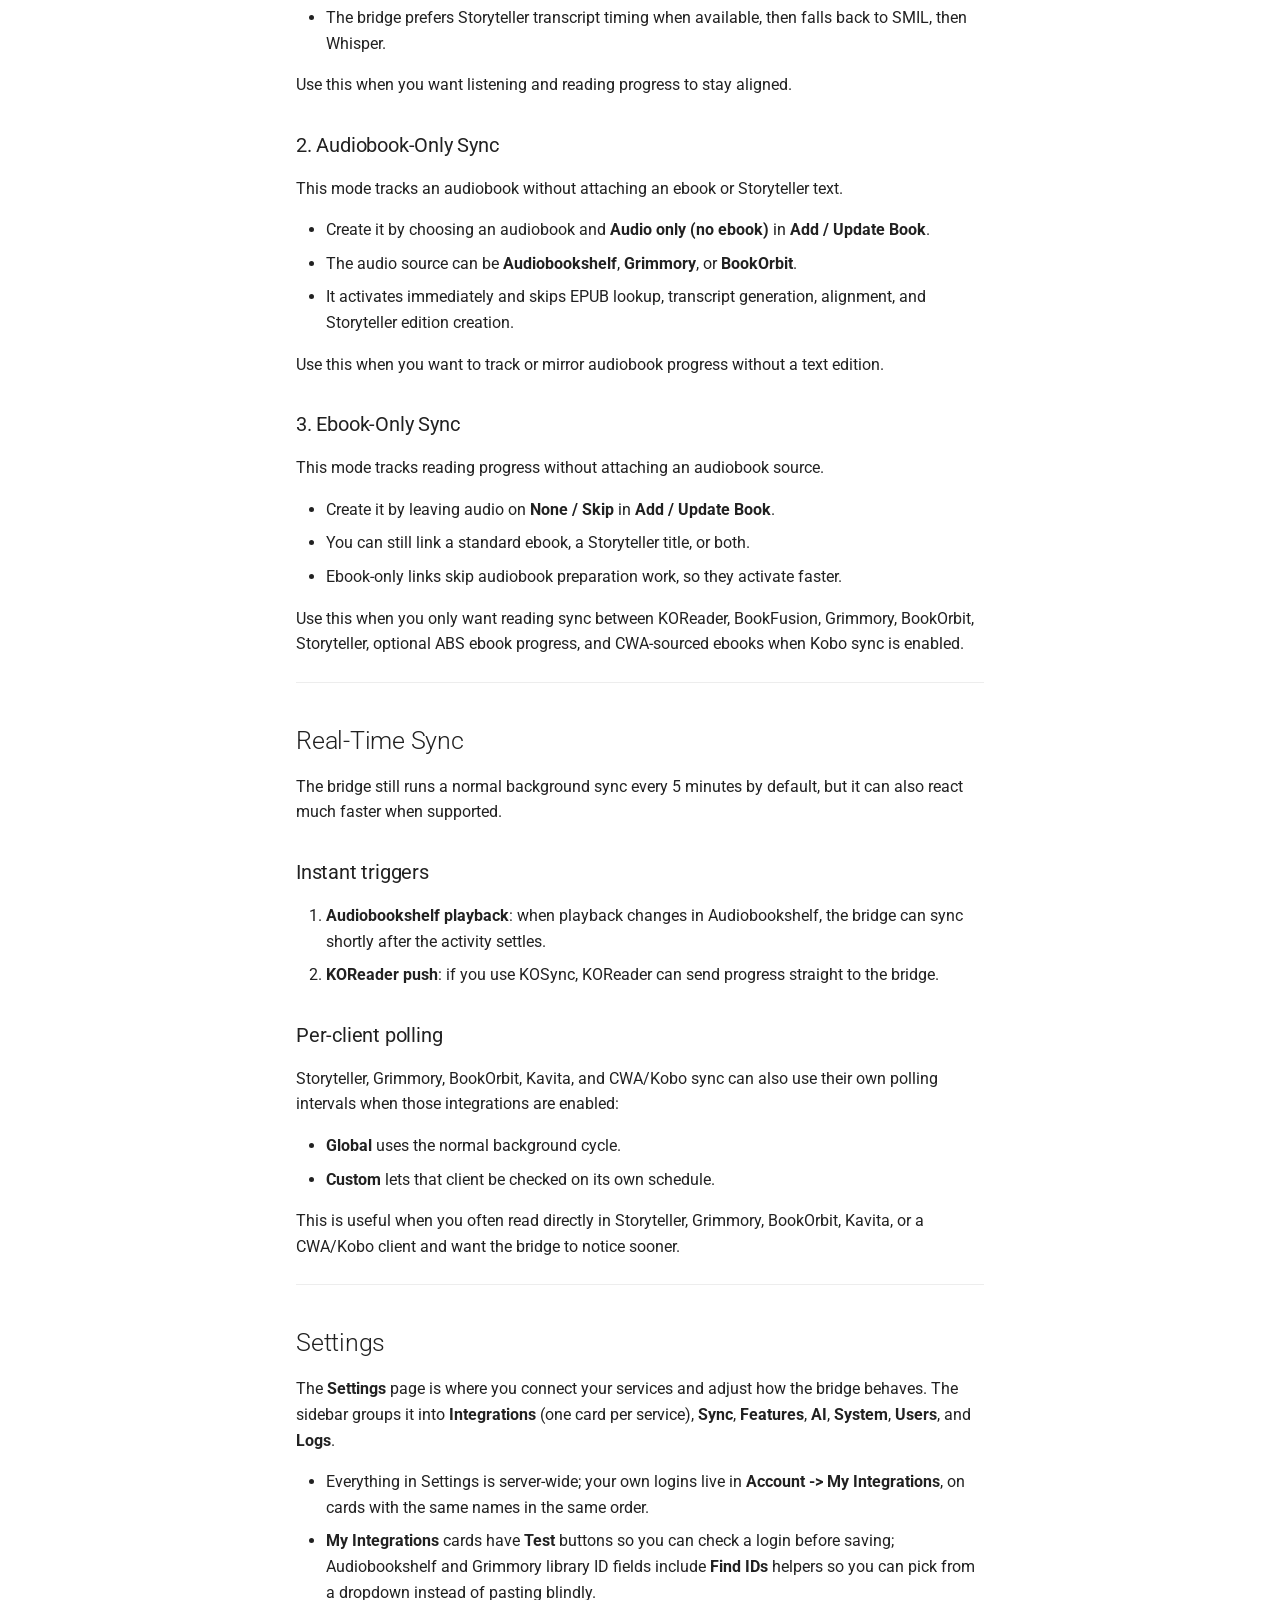
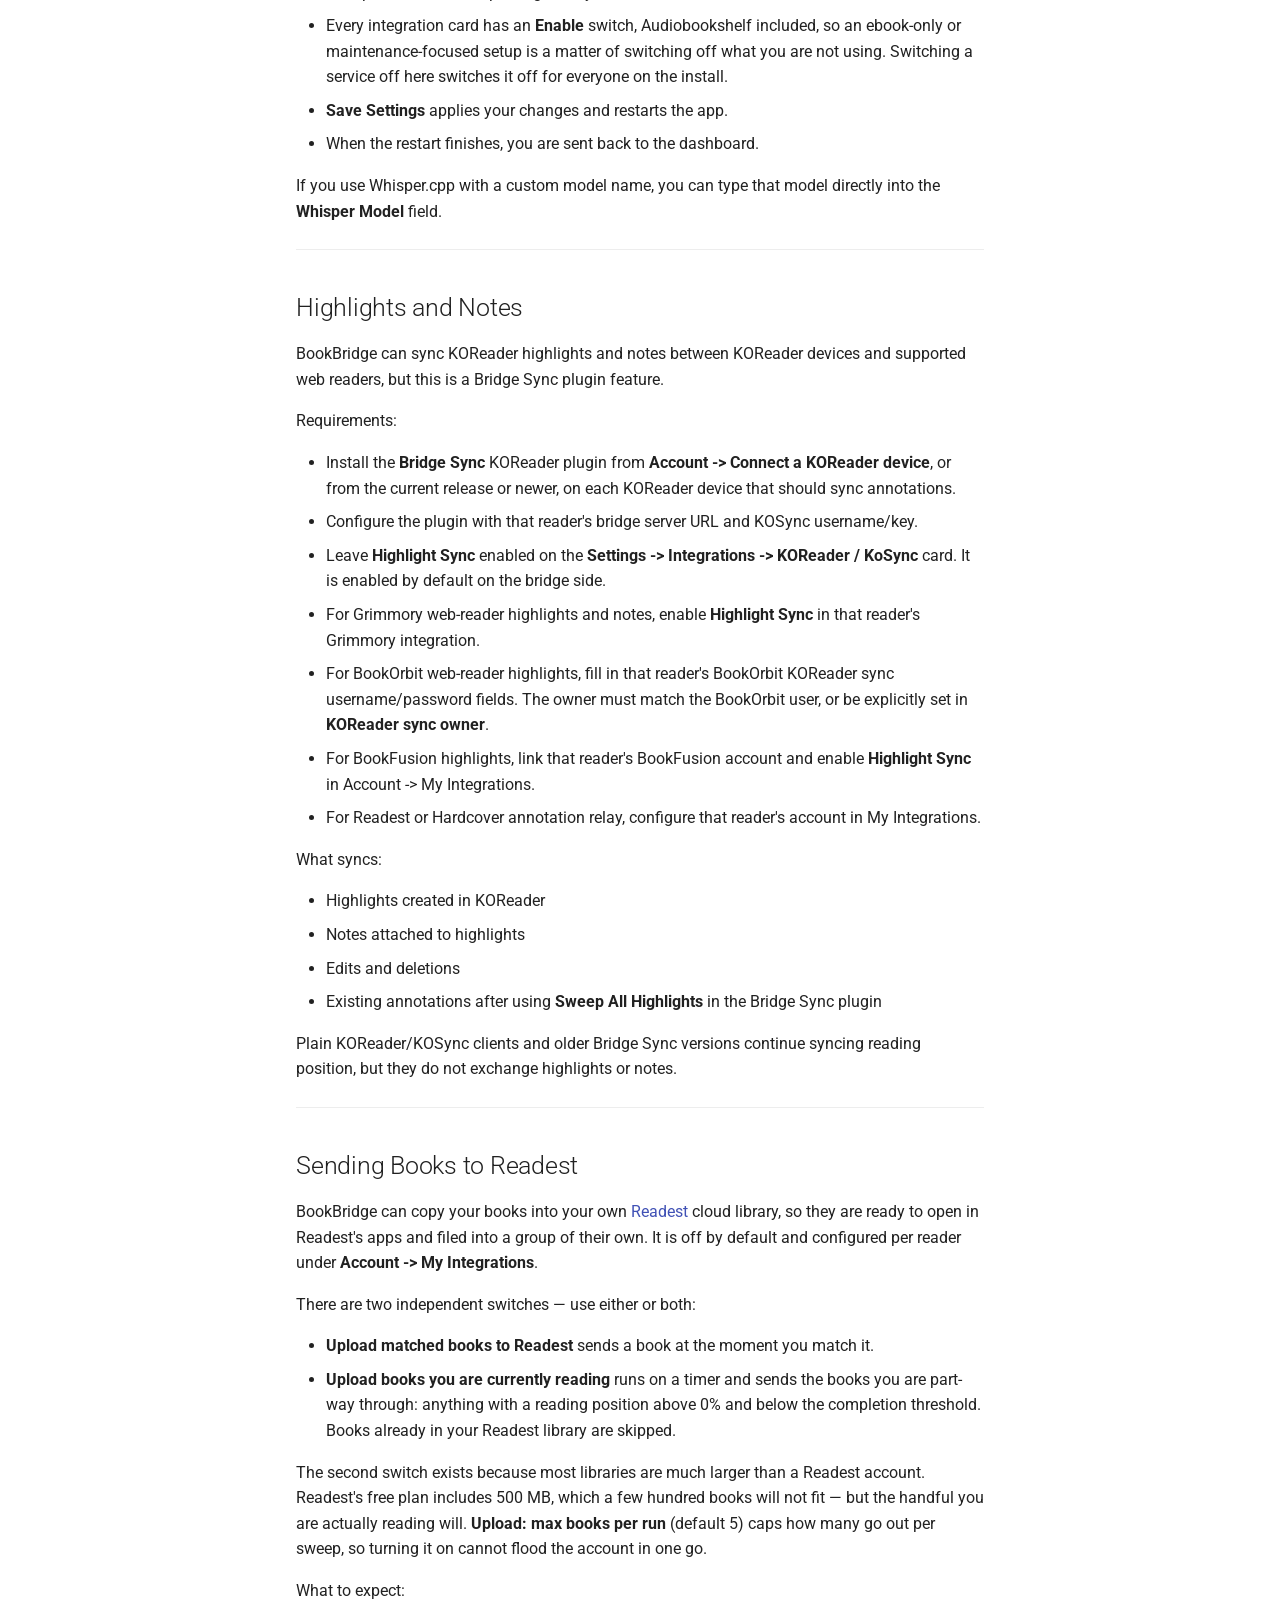
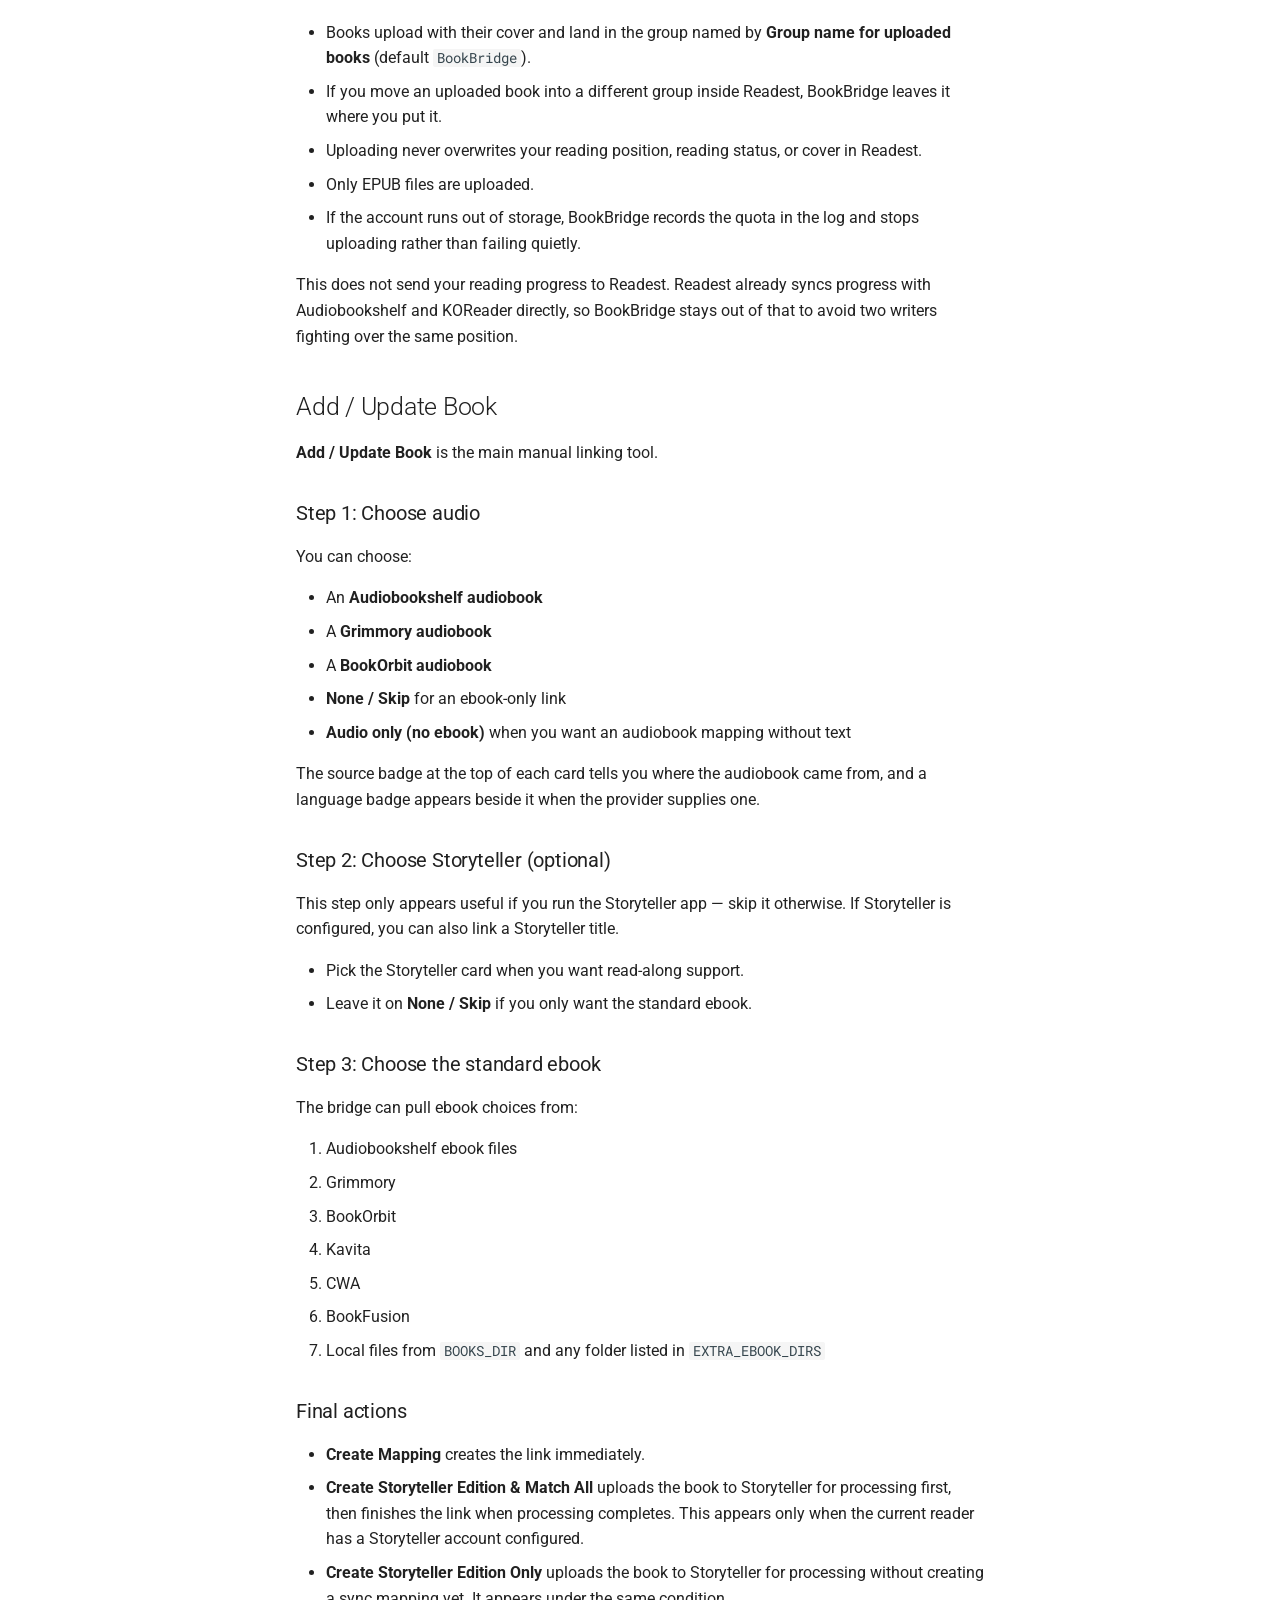
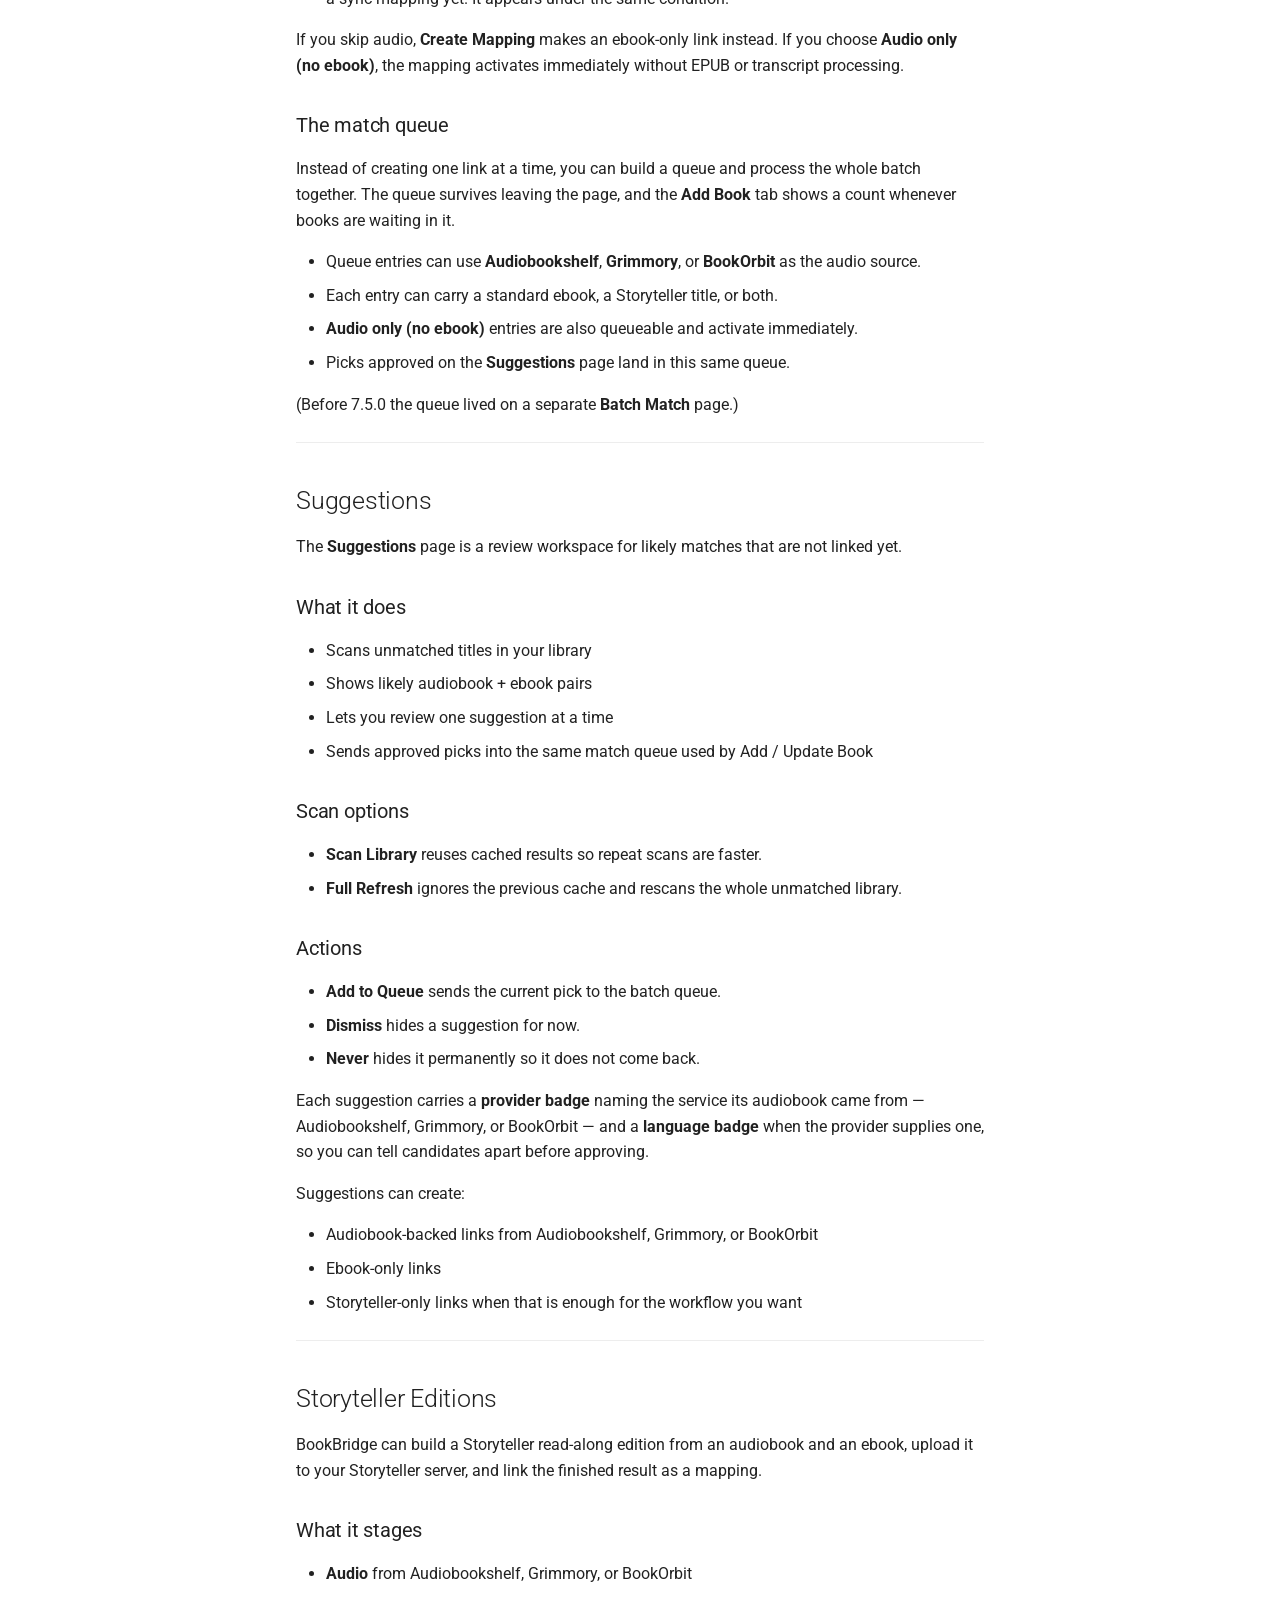
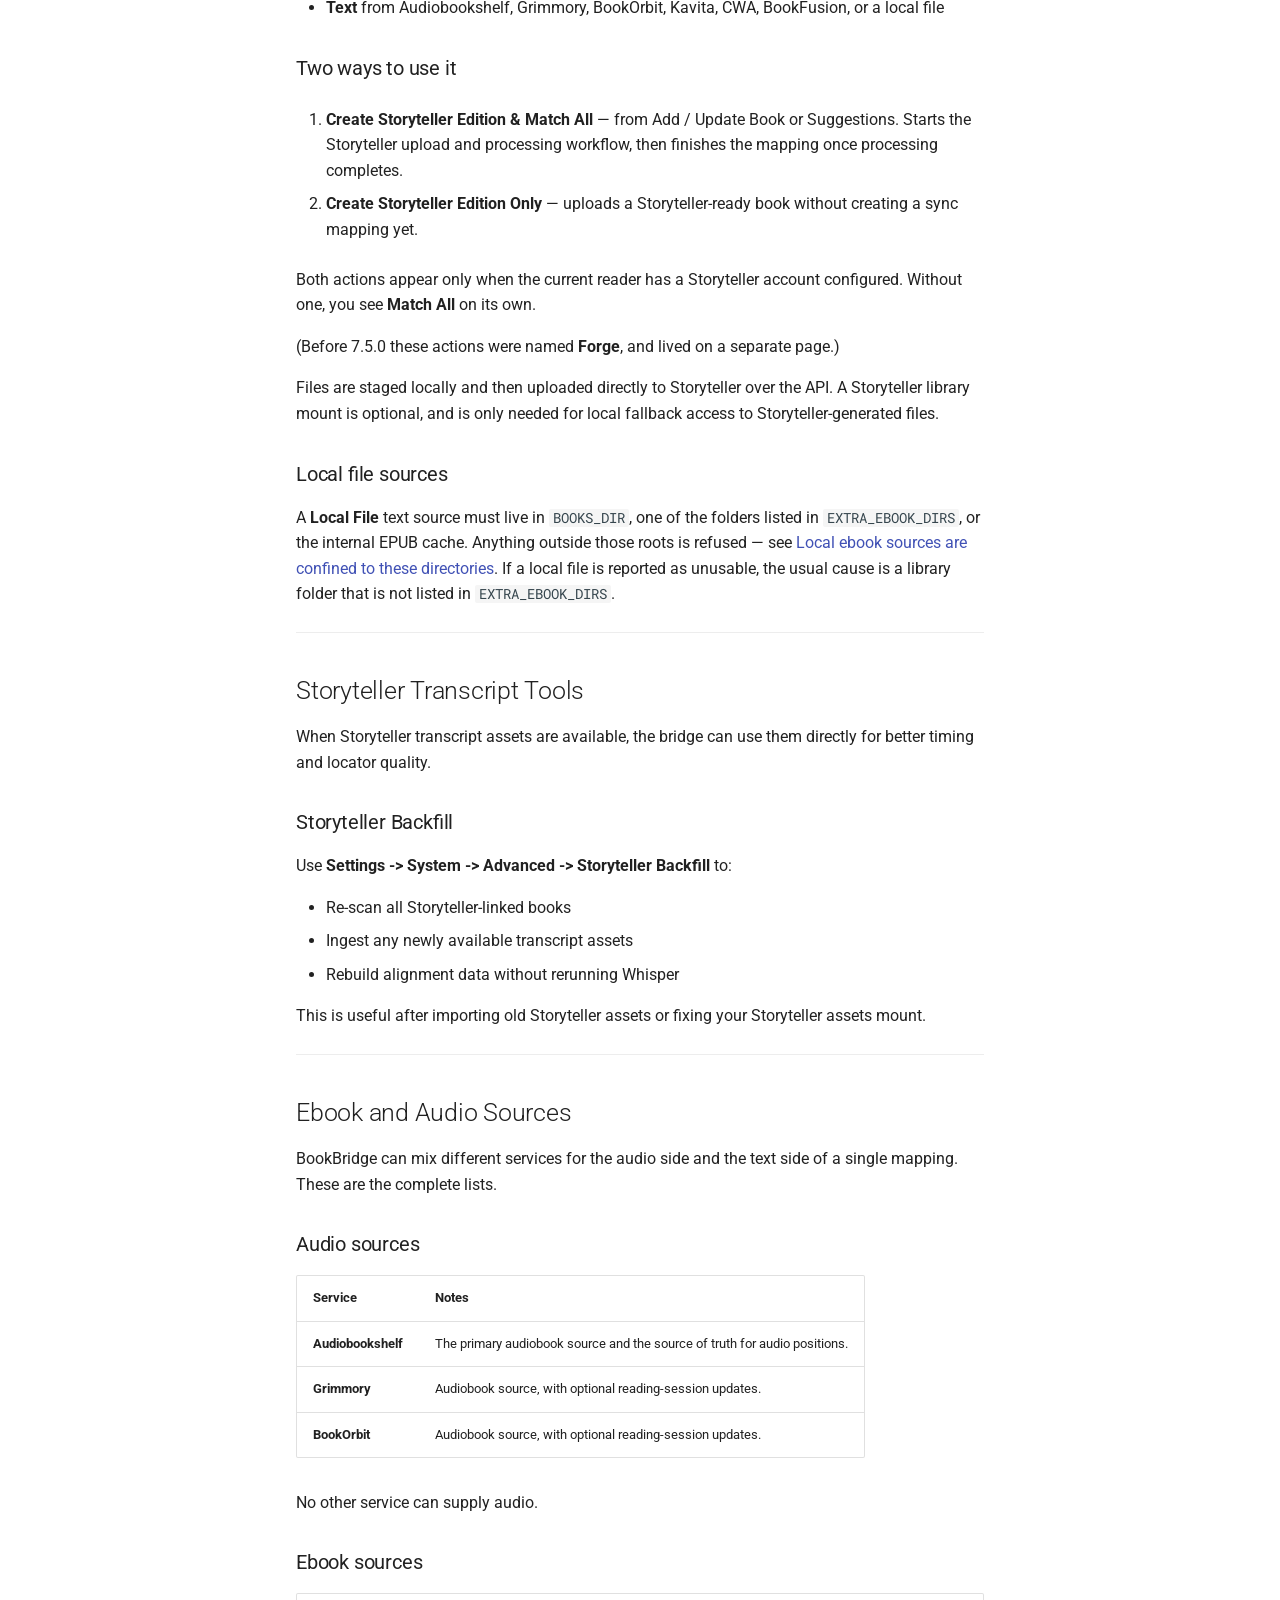
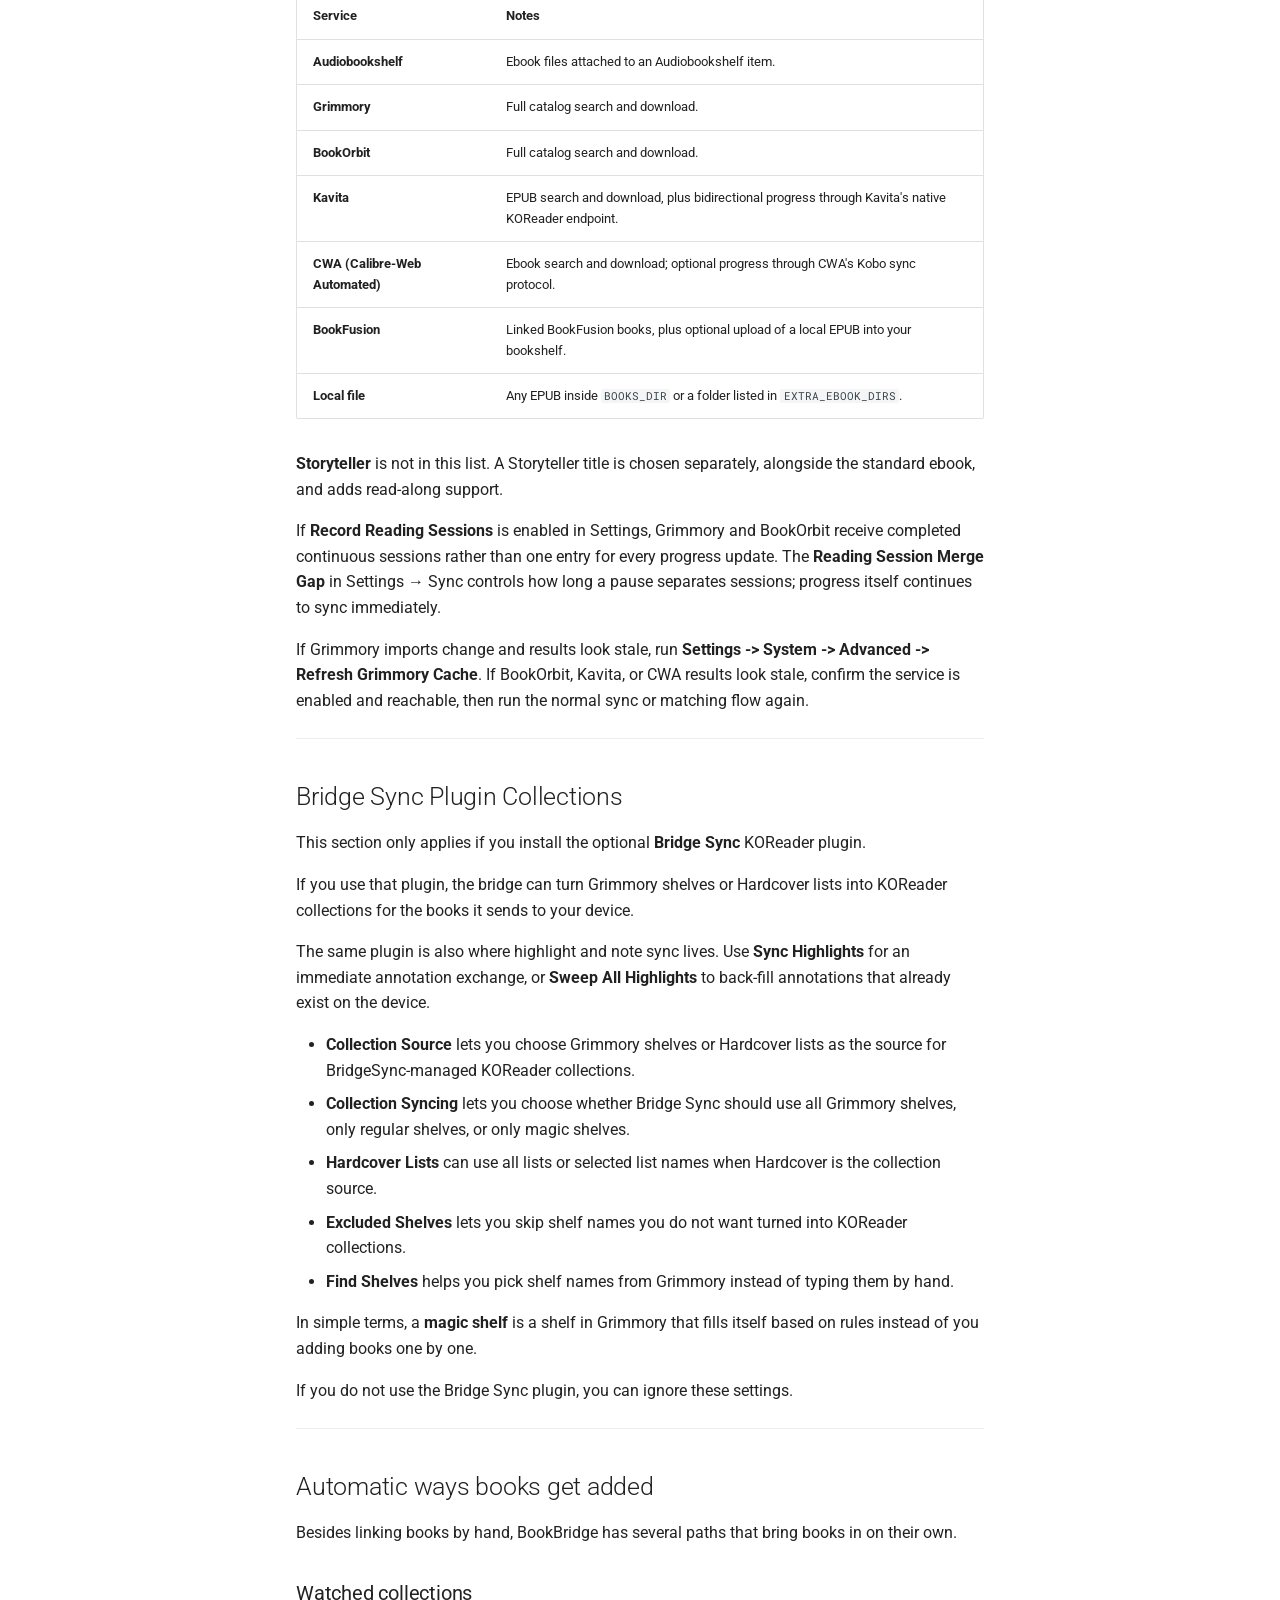
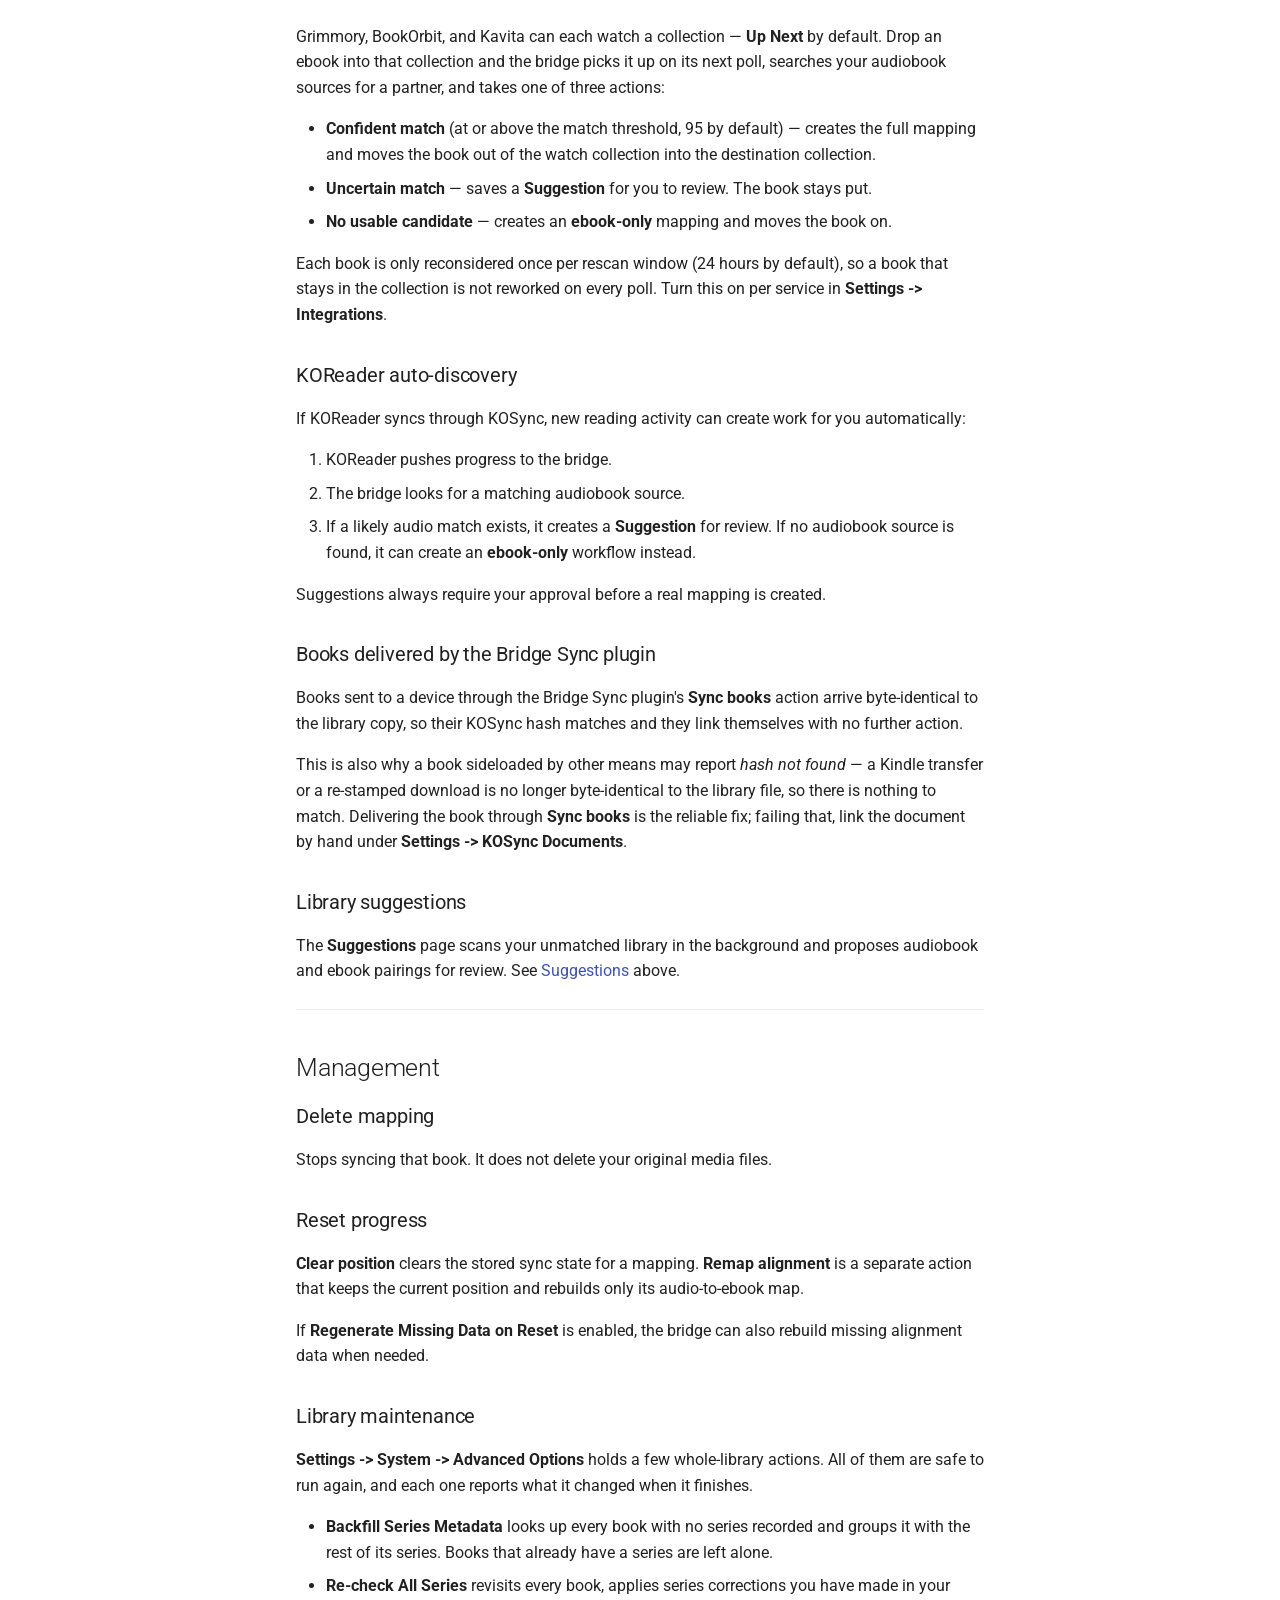
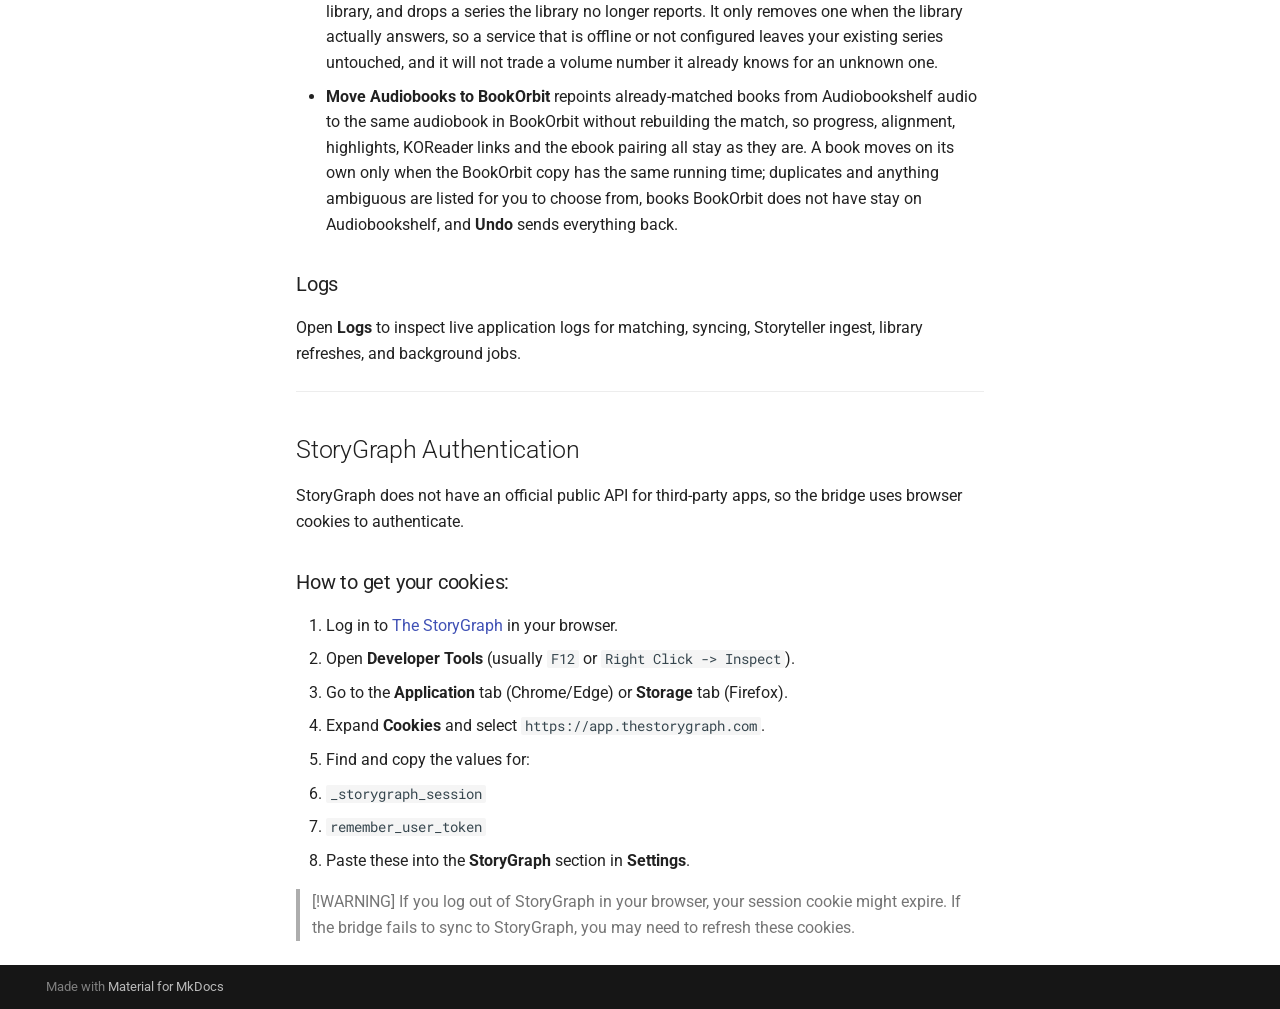
<file: user-guide/index.html>
<!doctype html>
<html lang="en" class="no-js">
  <head>
    
      <meta charset="utf-8">
      <meta name="viewport" content="width=device-width,initial-scale=1">
      
        <meta name="description" content="The ultimate bridge for cross-platform reading and listening synchronization.">
      
      
        <meta name="author" content="cporcellijr">
      
      
        <link rel="canonical" href="https://cporcellijr.github.io/bookbridge/user-guide/">
      
      
        <link rel="prev" href="../getting-started/">
      
      
        <link rel="next" href="../configuration/">
      
      
        
      
      
      <link rel="icon" href="../assets/icon.png">
      <meta name="generator" content="mkdocs-1.6.1, mkdocs-material-9.7.7">
    
    
      
        <title>User Guide - BookBridge</title>
      
    
    
      <link rel="stylesheet" href="../assets/stylesheets/main.ec1eaa64.min.css">
      
        
        <link rel="stylesheet" href="../assets/stylesheets/palette.ab4e12ef.min.css">
      
      


    
    
      
    
    
      
        
        
        <link rel="preconnect" href="https://fonts.gstatic.com" crossorigin>
        <link rel="stylesheet" href="https://fonts.googleapis.com/css?family=Roboto:300,300i,400,400i,700,700i%7CRoboto+Mono:400,400i,700,700i&display=fallback">
        <style>:root{--md-text-font:"Roboto";--md-code-font:"Roboto Mono"}</style>
      
    
    
    <script>__md_scope=new URL("..",location),__md_hash=e=>[...e].reduce(((e,_)=>(e<<5)-e+_.charCodeAt(0)),0),__md_get=(e,_=localStorage,t=__md_scope)=>JSON.parse(_.getItem(t.pathname+"."+e)),__md_set=(e,_,t=localStorage,a=__md_scope)=>{try{t.setItem(a.pathname+"."+e,JSON.stringify(_))}catch(e){}}</script>
    
      

    
    
  </head>
  
  
    
    
      
    
    
    
    
    <body dir="ltr" data-md-color-scheme="default" data-md-color-primary="indigo" data-md-color-accent="indigo">
  
    
    <input class="md-toggle" data-md-toggle="drawer" type="checkbox" id="__drawer" autocomplete="off">
    <input class="md-toggle" data-md-toggle="search" type="checkbox" id="__search" autocomplete="off">
    <label class="md-overlay" for="__drawer"></label>
    <div data-md-component="skip">
      
        
        <a href="#user-guide" class="md-skip">
          Skip to content
        </a>
      
    </div>
    <div data-md-component="announce">
      
    </div>
    
    
      

<header class="md-header" data-md-component="header">
  <nav class="md-header__inner md-grid" aria-label="Header">
    <a href=".." title="BookBridge" class="md-header__button md-logo" aria-label="BookBridge" data-md-component="logo">
      
  <img src="../assets/icon.png" alt="logo">

    </a>
    <label class="md-header__button md-icon" for="__drawer">
      
      <svg xmlns="http://www.w3.org/2000/svg" viewBox="0 0 24 24"><path d="M3 6h18v2H3zm0 5h18v2H3zm0 5h18v2H3z"/></svg>
    </label>
    <div class="md-header__title" data-md-component="header-title">
      <div class="md-header__ellipsis">
        <div class="md-header__topic">
          <span class="md-ellipsis">
            BookBridge
          </span>
        </div>
        <div class="md-header__topic" data-md-component="header-topic">
          <span class="md-ellipsis">
            
              User Guide
            
          </span>
        </div>
      </div>
    </div>
    
      
        <form class="md-header__option" data-md-component="palette">
  
    
    
    
    <input class="md-option" data-md-color-media="(prefers-color-scheme: light)" data-md-color-scheme="default" data-md-color-primary="indigo" data-md-color-accent="indigo"  aria-label="Switch to dark mode"  type="radio" name="__palette" id="__palette_0">
    
      <label class="md-header__button md-icon" title="Switch to dark mode" for="__palette_1" hidden>
        <svg xmlns="http://www.w3.org/2000/svg" viewBox="0 0 24 24"><path d="m17.75 4.09-2.53 1.94.91 3.06-2.63-1.81-2.63 1.81.91-3.06-2.53-1.94L12.44 4l1.06-3 1.06 3zm3.5 6.91-1.64 1.25.59 1.98-1.7-1.17-1.7 1.17.59-1.98L15.75 11l2.06-.05L18.5 9l.69 1.95zm-2.28 4.95c.83-.08 1.72 1.1 1.19 1.85-.32.45-.66.87-1.08 1.27C15.17 23 8.84 23 4.94 19.07c-3.91-3.9-3.91-10.24 0-14.14.4-.4.82-.76 1.27-1.08.75-.53 1.93.36 1.85 1.19-.27 2.86.69 5.83 2.89 8.02a9.96 9.96 0 0 0 8.02 2.89m-1.64 2.02a12.08 12.08 0 0 1-7.8-3.47c-2.17-2.19-3.33-5-3.49-7.82-2.81 3.14-2.7 7.96.31 10.98 3.02 3.01 7.84 3.12 10.98.31"/></svg>
      </label>
    
  
    
    
    
    <input class="md-option" data-md-color-media="(prefers-color-scheme: dark)" data-md-color-scheme="slate" data-md-color-primary="indigo" data-md-color-accent="indigo"  aria-label="Switch to light mode"  type="radio" name="__palette" id="__palette_1">
    
      <label class="md-header__button md-icon" title="Switch to light mode" for="__palette_0" hidden>
        <svg xmlns="http://www.w3.org/2000/svg" viewBox="0 0 24 24"><path d="M12 7a5 5 0 0 1 5 5 5 5 0 0 1-5 5 5 5 0 0 1-5-5 5 5 0 0 1 5-5m0 2a3 3 0 0 0-3 3 3 3 0 0 0 3 3 3 3 0 0 0 3-3 3 3 0 0 0-3-3m0-7 2.39 3.42C13.65 5.15 12.84 5 12 5s-1.65.15-2.39.42zM3.34 7l4.16-.35A7.2 7.2 0 0 0 5.94 8.5c-.44.74-.69 1.5-.83 2.29zm.02 10 1.76-3.77a7.131 7.131 0 0 0 2.38 4.14zM20.65 7l-1.77 3.79a7.02 7.02 0 0 0-2.38-4.15zm-.01 10-4.14.36c.59-.51 1.12-1.14 1.54-1.86.42-.73.69-1.5.83-2.29zM12 22l-2.41-3.44c.74.27 1.55.44 2.41.44.82 0 1.63-.17 2.37-.44z"/></svg>
      </label>
    
  
</form>
      
    
    
      <script>var palette=__md_get("__palette");if(palette&&palette.color){if("(prefers-color-scheme)"===palette.color.media){var media=matchMedia("(prefers-color-scheme: light)"),input=document.querySelector(media.matches?"[data-md-color-media='(prefers-color-scheme: light)']":"[data-md-color-media='(prefers-color-scheme: dark)']");palette.color.media=input.getAttribute("data-md-color-media"),palette.color.scheme=input.getAttribute("data-md-color-scheme"),palette.color.primary=input.getAttribute("data-md-color-primary"),palette.color.accent=input.getAttribute("data-md-color-accent")}for(var[key,value]of Object.entries(palette.color))document.body.setAttribute("data-md-color-"+key,value)}</script>
    
    
    
      
      
        <label class="md-header__button md-icon" for="__search">
          
          <svg xmlns="http://www.w3.org/2000/svg" viewBox="0 0 24 24"><path d="M9.5 3A6.5 6.5 0 0 1 16 9.5c0 1.61-.59 3.09-1.56 4.23l.27.27h.79l5 5-1.5 1.5-5-5v-.79l-.27-.27A6.52 6.52 0 0 1 9.5 16 6.5 6.5 0 0 1 3 9.5 6.5 6.5 0 0 1 9.5 3m0 2C7 5 5 7 5 9.5S7 14 9.5 14 14 12 14 9.5 12 5 9.5 5"/></svg>
        </label>
        <div class="md-search" data-md-component="search" role="dialog">
  <label class="md-search__overlay" for="__search"></label>
  <div class="md-search__inner" role="search">
    <form class="md-search__form" name="search">
      <input type="text" class="md-search__input" name="query" aria-label="Search" placeholder="Search" autocapitalize="off" autocorrect="off" autocomplete="off" spellcheck="false" data-md-component="search-query" required>
      <label class="md-search__icon md-icon" for="__search">
        
        <svg xmlns="http://www.w3.org/2000/svg" viewBox="0 0 24 24"><path d="M9.5 3A6.5 6.5 0 0 1 16 9.5c0 1.61-.59 3.09-1.56 4.23l.27.27h.79l5 5-1.5 1.5-5-5v-.79l-.27-.27A6.52 6.52 0 0 1 9.5 16 6.5 6.5 0 0 1 3 9.5 6.5 6.5 0 0 1 9.5 3m0 2C7 5 5 7 5 9.5S7 14 9.5 14 14 12 14 9.5 12 5 9.5 5"/></svg>
        
        <svg xmlns="http://www.w3.org/2000/svg" viewBox="0 0 24 24"><path d="M20 11v2H8l5.5 5.5-1.42 1.42L4.16 12l7.92-7.92L13.5 5.5 8 11z"/></svg>
      </label>
      <nav class="md-search__options" aria-label="Search">
        
        <button type="reset" class="md-search__icon md-icon" title="Clear" aria-label="Clear" tabindex="-1">
          
          <svg xmlns="http://www.w3.org/2000/svg" viewBox="0 0 24 24"><path d="M19 6.41 17.59 5 12 10.59 6.41 5 5 6.41 10.59 12 5 17.59 6.41 19 12 13.41 17.59 19 19 17.59 13.41 12z"/></svg>
        </button>
      </nav>
      
        <div class="md-search__suggest" data-md-component="search-suggest"></div>
      
    </form>
    <div class="md-search__output">
      <div class="md-search__scrollwrap" tabindex="0" data-md-scrollfix>
        <div class="md-search-result" data-md-component="search-result">
          <div class="md-search-result__meta">
            Initializing search
          </div>
          <ol class="md-search-result__list" role="presentation"></ol>
        </div>
      </div>
    </div>
  </div>
</div>
      
    
    
      <div class="md-header__source">
        <a href="https://github.com/cporcellijr/bookbridge" title="Go to repository" class="md-source" data-md-component="source">
  <div class="md-source__icon md-icon">
    
    <svg xmlns="http://www.w3.org/2000/svg" viewBox="0 0 448 512"><!--! Font Awesome Free 7.1.0 by @fontawesome - https://fontawesome.com License - https://fontawesome.com/license/free (Icons: CC BY 4.0, Fonts: SIL OFL 1.1, Code: MIT License) Copyright 2025 Fonticons, Inc.--><path d="M439.6 236.1 244 40.5c-5.4-5.5-12.8-8.5-20.4-8.5s-15 3-20.4 8.4L162.5 81l51.5 51.5c27.1-9.1 52.7 16.8 43.4 43.7l49.7 49.7c34.2-11.8 61.2 31 35.5 56.7-26.5 26.5-70.2-2.9-56-37.3L240.3 199v121.9c25.3 12.5 22.3 41.8 9.1 55-6.4 6.4-15.2 10.1-24.3 10.1s-17.8-3.6-24.3-10.1c-17.6-17.6-11.1-46.9 11.2-56v-123c-20.8-8.5-24.6-30.7-18.6-45L142.6 101 8.5 235.1C3 240.6 0 247.9 0 255.5s3 15 8.5 20.4l195.6 195.7c5.4 5.4 12.7 8.4 20.4 8.4s15-3 20.4-8.4l194.7-194.7c5.4-5.4 8.4-12.8 8.4-20.4s-3-15-8.4-20.4"/></svg>
  </div>
  <div class="md-source__repository">
    cporcellijr/bookbridge
  </div>
</a>
      </div>
    
  </nav>
  
</header>
    
    <div class="md-container" data-md-component="container">
      
      
        
          
            
<nav class="md-tabs" aria-label="Tabs" data-md-component="tabs">
  <div class="md-grid">
    <ul class="md-tabs__list">
      
        
  
  
  
  
    <li class="md-tabs__item">
      <a href=".." class="md-tabs__link">
        
  
  
    
  
  Home

      </a>
    </li>
  

      
        
  
  
  
  
    <li class="md-tabs__item">
      <a href="../getting-started/" class="md-tabs__link">
        
  
  
    
  
  Getting Started

      </a>
    </li>
  

      
        
  
  
  
    
  
  
    <li class="md-tabs__item md-tabs__item--active">
      <a href="./" class="md-tabs__link">
        
  
  
    
  
  User Guide

      </a>
    </li>
  

      
        
  
  
  
  
    <li class="md-tabs__item">
      <a href="../configuration/" class="md-tabs__link">
        
  
  
    
  
  Configuration

      </a>
    </li>
  

      
        
  
  
  
  
    <li class="md-tabs__item">
      <a href="../backup-restore/" class="md-tabs__link">
        
  
  
    
  
  Backup & Restore

      </a>
    </li>
  

      
        
  
  
  
  
    <li class="md-tabs__item">
      <a href="../troubleshooting/" class="md-tabs__link">
        
  
  
    
  
  Troubleshooting

      </a>
    </li>
  

      
        
  
  
  
  
    <li class="md-tabs__item">
      <a href="../changelog/" class="md-tabs__link">
        
  
  
    
  
  Changelog

      </a>
    </li>
  

      
    </ul>
  </div>
</nav>
          
        
      
      <main class="md-main" data-md-component="main">
        <div class="md-main__inner md-grid">
          
            
              
              <div class="md-sidebar md-sidebar--primary" data-md-component="sidebar" data-md-type="navigation" >
                <div class="md-sidebar__scrollwrap">
                  <div class="md-sidebar__inner">
                    


  


<nav class="md-nav md-nav--primary md-nav--lifted" aria-label="Navigation" data-md-level="0">
  <label class="md-nav__title" for="__drawer">
    <a href=".." title="BookBridge" class="md-nav__button md-logo" aria-label="BookBridge" data-md-component="logo">
      
  <img src="../assets/icon.png" alt="logo">

    </a>
    BookBridge
  </label>
  
    <div class="md-nav__source">
      <a href="https://github.com/cporcellijr/bookbridge" title="Go to repository" class="md-source" data-md-component="source">
  <div class="md-source__icon md-icon">
    
    <svg xmlns="http://www.w3.org/2000/svg" viewBox="0 0 448 512"><!--! Font Awesome Free 7.1.0 by @fontawesome - https://fontawesome.com License - https://fontawesome.com/license/free (Icons: CC BY 4.0, Fonts: SIL OFL 1.1, Code: MIT License) Copyright 2025 Fonticons, Inc.--><path d="M439.6 236.1 244 40.5c-5.4-5.5-12.8-8.5-20.4-8.5s-15 3-20.4 8.4L162.5 81l51.5 51.5c27.1-9.1 52.7 16.8 43.4 43.7l49.7 49.7c34.2-11.8 61.2 31 35.5 56.7-26.5 26.5-70.2-2.9-56-37.3L240.3 199v121.9c25.3 12.5 22.3 41.8 9.1 55-6.4 6.4-15.2 10.1-24.3 10.1s-17.8-3.6-24.3-10.1c-17.6-17.6-11.1-46.9 11.2-56v-123c-20.8-8.5-24.6-30.7-18.6-45L142.6 101 8.5 235.1C3 240.6 0 247.9 0 255.5s3 15 8.5 20.4l195.6 195.7c5.4 5.4 12.7 8.4 20.4 8.4s15-3 20.4-8.4l194.7-194.7c5.4-5.4 8.4-12.8 8.4-20.4s-3-15-8.4-20.4"/></svg>
  </div>
  <div class="md-source__repository">
    cporcellijr/bookbridge
  </div>
</a>
    </div>
  
  <ul class="md-nav__list" data-md-scrollfix>
    
      
      
  
  
  
  
    <li class="md-nav__item">
      <a href=".." class="md-nav__link">
        
  
  
  <span class="md-ellipsis">
    
  
    Home
  

    
  </span>
  
  

      </a>
    </li>
  

    
      
      
  
  
  
  
    <li class="md-nav__item">
      <a href="../getting-started/" class="md-nav__link">
        
  
  
  <span class="md-ellipsis">
    
  
    Getting Started
  

    
  </span>
  
  

      </a>
    </li>
  

    
      
      
  
  
    
  
  
  
    <li class="md-nav__item md-nav__item--active">
      
      <input class="md-nav__toggle md-toggle" type="checkbox" id="__toc">
      
      
        
      
      
        <label class="md-nav__link md-nav__link--active" for="__toc">
          
  
  
  <span class="md-ellipsis">
    
  
    User Guide
  

    
  </span>
  
  

          <span class="md-nav__icon md-icon"></span>
        </label>
      
      <a href="./" class="md-nav__link md-nav__link--active">
        
  
  
  <span class="md-ellipsis">
    
  
    User Guide
  

    
  </span>
  
  

      </a>
      
        

<nav class="md-nav md-nav--secondary" aria-label="Table of contents">
  
  
  
    
  
  
    <label class="md-nav__title" for="__toc">
      <span class="md-nav__icon md-icon"></span>
      Table of contents
    </label>
    <ul class="md-nav__list" data-md-component="toc" data-md-scrollfix>
      
        <li class="md-nav__item">
  <a href="#dashboard" class="md-nav__link">
    <span class="md-ellipsis">
      
        Dashboard
      
    </span>
  </a>
  
    <nav class="md-nav" aria-label="Dashboard">
      <ul class="md-nav__list">
        
          <li class="md-nav__item">
  <a href="#sorting-and-searching" class="md-nav__link">
    <span class="md-ellipsis">
      
        Sorting and searching
      
    </span>
  </a>
  
</li>
        
          <li class="md-nav__item">
  <a href="#show-position" class="md-nav__link">
    <span class="md-ellipsis">
      
        Show position
      
    </span>
  </a>
  
</li>
        
          <li class="md-nav__item">
  <a href="#alignment-and-rewinds" class="md-nav__link">
    <span class="md-ellipsis">
      
        Alignment and rewinds
      
    </span>
  </a>
  
</li>
        
      </ul>
    </nav>
  
</li>
      
        <li class="md-nav__item">
  <a href="#account-and-my-integrations" class="md-nav__link">
    <span class="md-ellipsis">
      
        Account and My Integrations
      
    </span>
  </a>
  
</li>
      
        <li class="md-nav__item">
  <a href="#sync-modes" class="md-nav__link">
    <span class="md-ellipsis">
      
        Sync Modes
      
    </span>
  </a>
  
    <nav class="md-nav" aria-label="Sync Modes">
      <ul class="md-nav__list">
        
          <li class="md-nav__item">
  <a href="#1-audiobook-sync" class="md-nav__link">
    <span class="md-ellipsis">
      
        1. Audiobook Sync
      
    </span>
  </a>
  
</li>
        
          <li class="md-nav__item">
  <a href="#2-audiobook-only-sync" class="md-nav__link">
    <span class="md-ellipsis">
      
        2. Audiobook-Only Sync
      
    </span>
  </a>
  
</li>
        
          <li class="md-nav__item">
  <a href="#3-ebook-only-sync" class="md-nav__link">
    <span class="md-ellipsis">
      
        3. Ebook-Only Sync
      
    </span>
  </a>
  
</li>
        
      </ul>
    </nav>
  
</li>
      
        <li class="md-nav__item">
  <a href="#real-time-sync" class="md-nav__link">
    <span class="md-ellipsis">
      
        Real-Time Sync
      
    </span>
  </a>
  
    <nav class="md-nav" aria-label="Real-Time Sync">
      <ul class="md-nav__list">
        
          <li class="md-nav__item">
  <a href="#instant-triggers" class="md-nav__link">
    <span class="md-ellipsis">
      
        Instant triggers
      
    </span>
  </a>
  
</li>
        
          <li class="md-nav__item">
  <a href="#per-client-polling" class="md-nav__link">
    <span class="md-ellipsis">
      
        Per-client polling
      
    </span>
  </a>
  
</li>
        
      </ul>
    </nav>
  
</li>
      
        <li class="md-nav__item">
  <a href="#settings" class="md-nav__link">
    <span class="md-ellipsis">
      
        Settings
      
    </span>
  </a>
  
</li>
      
        <li class="md-nav__item">
  <a href="#highlights-and-notes" class="md-nav__link">
    <span class="md-ellipsis">
      
        Highlights and Notes
      
    </span>
  </a>
  
</li>
      
        <li class="md-nav__item">
  <a href="#sending-books-to-readest" class="md-nav__link">
    <span class="md-ellipsis">
      
        Sending Books to Readest
      
    </span>
  </a>
  
</li>
      
        <li class="md-nav__item">
  <a href="#add-update-book" class="md-nav__link">
    <span class="md-ellipsis">
      
        Add / Update Book
      
    </span>
  </a>
  
    <nav class="md-nav" aria-label="Add / Update Book">
      <ul class="md-nav__list">
        
          <li class="md-nav__item">
  <a href="#step-1-choose-audio" class="md-nav__link">
    <span class="md-ellipsis">
      
        Step 1: Choose audio
      
    </span>
  </a>
  
</li>
        
          <li class="md-nav__item">
  <a href="#step-2-choose-storyteller-optional" class="md-nav__link">
    <span class="md-ellipsis">
      
        Step 2: Choose Storyteller (optional)
      
    </span>
  </a>
  
</li>
        
          <li class="md-nav__item">
  <a href="#step-3-choose-the-standard-ebook" class="md-nav__link">
    <span class="md-ellipsis">
      
        Step 3: Choose the standard ebook
      
    </span>
  </a>
  
</li>
        
          <li class="md-nav__item">
  <a href="#final-actions" class="md-nav__link">
    <span class="md-ellipsis">
      
        Final actions
      
    </span>
  </a>
  
</li>
        
          <li class="md-nav__item">
  <a href="#the-match-queue" class="md-nav__link">
    <span class="md-ellipsis">
      
        The match queue
      
    </span>
  </a>
  
</li>
        
      </ul>
    </nav>
  
</li>
      
        <li class="md-nav__item">
  <a href="#suggestions" class="md-nav__link">
    <span class="md-ellipsis">
      
        Suggestions
      
    </span>
  </a>
  
    <nav class="md-nav" aria-label="Suggestions">
      <ul class="md-nav__list">
        
          <li class="md-nav__item">
  <a href="#what-it-does" class="md-nav__link">
    <span class="md-ellipsis">
      
        What it does
      
    </span>
  </a>
  
</li>
        
          <li class="md-nav__item">
  <a href="#scan-options" class="md-nav__link">
    <span class="md-ellipsis">
      
        Scan options
      
    </span>
  </a>
  
</li>
        
          <li class="md-nav__item">
  <a href="#actions" class="md-nav__link">
    <span class="md-ellipsis">
      
        Actions
      
    </span>
  </a>
  
</li>
        
      </ul>
    </nav>
  
</li>
      
        <li class="md-nav__item">
  <a href="#storyteller-editions" class="md-nav__link">
    <span class="md-ellipsis">
      
        Storyteller Editions
      
    </span>
  </a>
  
    <nav class="md-nav" aria-label="Storyteller Editions">
      <ul class="md-nav__list">
        
          <li class="md-nav__item">
  <a href="#what-it-stages" class="md-nav__link">
    <span class="md-ellipsis">
      
        What it stages
      
    </span>
  </a>
  
</li>
        
          <li class="md-nav__item">
  <a href="#two-ways-to-use-it" class="md-nav__link">
    <span class="md-ellipsis">
      
        Two ways to use it
      
    </span>
  </a>
  
</li>
        
          <li class="md-nav__item">
  <a href="#local-file-sources" class="md-nav__link">
    <span class="md-ellipsis">
      
        Local file sources
      
    </span>
  </a>
  
</li>
        
      </ul>
    </nav>
  
</li>
      
        <li class="md-nav__item">
  <a href="#storyteller-transcript-tools" class="md-nav__link">
    <span class="md-ellipsis">
      
        Storyteller Transcript Tools
      
    </span>
  </a>
  
    <nav class="md-nav" aria-label="Storyteller Transcript Tools">
      <ul class="md-nav__list">
        
          <li class="md-nav__item">
  <a href="#storyteller-backfill" class="md-nav__link">
    <span class="md-ellipsis">
      
        Storyteller Backfill
      
    </span>
  </a>
  
</li>
        
      </ul>
    </nav>
  
</li>
      
        <li class="md-nav__item">
  <a href="#ebook-and-audio-sources" class="md-nav__link">
    <span class="md-ellipsis">
      
        Ebook and Audio Sources
      
    </span>
  </a>
  
    <nav class="md-nav" aria-label="Ebook and Audio Sources">
      <ul class="md-nav__list">
        
          <li class="md-nav__item">
  <a href="#audio-sources" class="md-nav__link">
    <span class="md-ellipsis">
      
        Audio sources
      
    </span>
  </a>
  
</li>
        
          <li class="md-nav__item">
  <a href="#ebook-sources" class="md-nav__link">
    <span class="md-ellipsis">
      
        Ebook sources
      
    </span>
  </a>
  
</li>
        
      </ul>
    </nav>
  
</li>
      
        <li class="md-nav__item">
  <a href="#bridge-sync-plugin-collections" class="md-nav__link">
    <span class="md-ellipsis">
      
        Bridge Sync Plugin Collections
      
    </span>
  </a>
  
</li>
      
        <li class="md-nav__item">
  <a href="#automatic-ways-books-get-added" class="md-nav__link">
    <span class="md-ellipsis">
      
        Automatic ways books get added
      
    </span>
  </a>
  
    <nav class="md-nav" aria-label="Automatic ways books get added">
      <ul class="md-nav__list">
        
          <li class="md-nav__item">
  <a href="#watched-collections" class="md-nav__link">
    <span class="md-ellipsis">
      
        Watched collections
      
    </span>
  </a>
  
</li>
        
          <li class="md-nav__item">
  <a href="#koreader-auto-discovery" class="md-nav__link">
    <span class="md-ellipsis">
      
        KOReader auto-discovery
      
    </span>
  </a>
  
</li>
        
          <li class="md-nav__item">
  <a href="#books-delivered-by-the-bridge-sync-plugin" class="md-nav__link">
    <span class="md-ellipsis">
      
        Books delivered by the Bridge Sync plugin
      
    </span>
  </a>
  
</li>
        
          <li class="md-nav__item">
  <a href="#library-suggestions" class="md-nav__link">
    <span class="md-ellipsis">
      
        Library suggestions
      
    </span>
  </a>
  
</li>
        
      </ul>
    </nav>
  
</li>
      
        <li class="md-nav__item">
  <a href="#management" class="md-nav__link">
    <span class="md-ellipsis">
      
        Management
      
    </span>
  </a>
  
    <nav class="md-nav" aria-label="Management">
      <ul class="md-nav__list">
        
          <li class="md-nav__item">
  <a href="#delete-mapping" class="md-nav__link">
    <span class="md-ellipsis">
      
        Delete mapping
      
    </span>
  </a>
  
</li>
        
          <li class="md-nav__item">
  <a href="#reset-progress" class="md-nav__link">
    <span class="md-ellipsis">
      
        Reset progress
      
    </span>
  </a>
  
</li>
        
          <li class="md-nav__item">
  <a href="#library-maintenance" class="md-nav__link">
    <span class="md-ellipsis">
      
        Library maintenance
      
    </span>
  </a>
  
</li>
        
          <li class="md-nav__item">
  <a href="#logs" class="md-nav__link">
    <span class="md-ellipsis">
      
        Logs
      
    </span>
  </a>
  
</li>
        
      </ul>
    </nav>
  
</li>
      
        <li class="md-nav__item">
  <a href="#storygraph-authentication" class="md-nav__link">
    <span class="md-ellipsis">
      
        StoryGraph Authentication
      
    </span>
  </a>
  
    <nav class="md-nav" aria-label="StoryGraph Authentication">
      <ul class="md-nav__list">
        
          <li class="md-nav__item">
  <a href="#how-to-get-your-cookies" class="md-nav__link">
    <span class="md-ellipsis">
      
        How to get your cookies:
      
    </span>
  </a>
  
</li>
        
      </ul>
    </nav>
  
</li>
      
    </ul>
  
</nav>
      
    </li>
  

    
      
      
  
  
  
  
    <li class="md-nav__item">
      <a href="../configuration/" class="md-nav__link">
        
  
  
  <span class="md-ellipsis">
    
  
    Configuration
  

    
  </span>
  
  

      </a>
    </li>
  

    
      
      
  
  
  
  
    <li class="md-nav__item">
      <a href="../backup-restore/" class="md-nav__link">
        
  
  
  <span class="md-ellipsis">
    
  
    Backup & Restore
  

    
  </span>
  
  

      </a>
    </li>
  

    
      
      
  
  
  
  
    <li class="md-nav__item">
      <a href="../troubleshooting/" class="md-nav__link">
        
  
  
  <span class="md-ellipsis">
    
  
    Troubleshooting
  

    
  </span>
  
  

      </a>
    </li>
  

    
      
      
  
  
  
  
    <li class="md-nav__item">
      <a href="../changelog/" class="md-nav__link">
        
  
  
  <span class="md-ellipsis">
    
  
    Changelog
  

    
  </span>
  
  

      </a>
    </li>
  

    
  </ul>
</nav>
                  </div>
                </div>
              </div>
            
            
              
              <div class="md-sidebar md-sidebar--secondary" data-md-component="sidebar" data-md-type="toc" >
                <div class="md-sidebar__scrollwrap">
                  <div class="md-sidebar__inner">
                    

<nav class="md-nav md-nav--secondary" aria-label="Table of contents">
  
  
  
    
  
  
    <label class="md-nav__title" for="__toc">
      <span class="md-nav__icon md-icon"></span>
      Table of contents
    </label>
    <ul class="md-nav__list" data-md-component="toc" data-md-scrollfix>
      
        <li class="md-nav__item">
  <a href="#dashboard" class="md-nav__link">
    <span class="md-ellipsis">
      
        Dashboard
      
    </span>
  </a>
  
    <nav class="md-nav" aria-label="Dashboard">
      <ul class="md-nav__list">
        
          <li class="md-nav__item">
  <a href="#sorting-and-searching" class="md-nav__link">
    <span class="md-ellipsis">
      
        Sorting and searching
      
    </span>
  </a>
  
</li>
        
          <li class="md-nav__item">
  <a href="#show-position" class="md-nav__link">
    <span class="md-ellipsis">
      
        Show position
      
    </span>
  </a>
  
</li>
        
          <li class="md-nav__item">
  <a href="#alignment-and-rewinds" class="md-nav__link">
    <span class="md-ellipsis">
      
        Alignment and rewinds
      
    </span>
  </a>
  
</li>
        
      </ul>
    </nav>
  
</li>
      
        <li class="md-nav__item">
  <a href="#account-and-my-integrations" class="md-nav__link">
    <span class="md-ellipsis">
      
        Account and My Integrations
      
    </span>
  </a>
  
</li>
      
        <li class="md-nav__item">
  <a href="#sync-modes" class="md-nav__link">
    <span class="md-ellipsis">
      
        Sync Modes
      
    </span>
  </a>
  
    <nav class="md-nav" aria-label="Sync Modes">
      <ul class="md-nav__list">
        
          <li class="md-nav__item">
  <a href="#1-audiobook-sync" class="md-nav__link">
    <span class="md-ellipsis">
      
        1. Audiobook Sync
      
    </span>
  </a>
  
</li>
        
          <li class="md-nav__item">
  <a href="#2-audiobook-only-sync" class="md-nav__link">
    <span class="md-ellipsis">
      
        2. Audiobook-Only Sync
      
    </span>
  </a>
  
</li>
        
          <li class="md-nav__item">
  <a href="#3-ebook-only-sync" class="md-nav__link">
    <span class="md-ellipsis">
      
        3. Ebook-Only Sync
      
    </span>
  </a>
  
</li>
        
      </ul>
    </nav>
  
</li>
      
        <li class="md-nav__item">
  <a href="#real-time-sync" class="md-nav__link">
    <span class="md-ellipsis">
      
        Real-Time Sync
      
    </span>
  </a>
  
    <nav class="md-nav" aria-label="Real-Time Sync">
      <ul class="md-nav__list">
        
          <li class="md-nav__item">
  <a href="#instant-triggers" class="md-nav__link">
    <span class="md-ellipsis">
      
        Instant triggers
      
    </span>
  </a>
  
</li>
        
          <li class="md-nav__item">
  <a href="#per-client-polling" class="md-nav__link">
    <span class="md-ellipsis">
      
        Per-client polling
      
    </span>
  </a>
  
</li>
        
      </ul>
    </nav>
  
</li>
      
        <li class="md-nav__item">
  <a href="#settings" class="md-nav__link">
    <span class="md-ellipsis">
      
        Settings
      
    </span>
  </a>
  
</li>
      
        <li class="md-nav__item">
  <a href="#highlights-and-notes" class="md-nav__link">
    <span class="md-ellipsis">
      
        Highlights and Notes
      
    </span>
  </a>
  
</li>
      
        <li class="md-nav__item">
  <a href="#sending-books-to-readest" class="md-nav__link">
    <span class="md-ellipsis">
      
        Sending Books to Readest
      
    </span>
  </a>
  
</li>
      
        <li class="md-nav__item">
  <a href="#add-update-book" class="md-nav__link">
    <span class="md-ellipsis">
      
        Add / Update Book
      
    </span>
  </a>
  
    <nav class="md-nav" aria-label="Add / Update Book">
      <ul class="md-nav__list">
        
          <li class="md-nav__item">
  <a href="#step-1-choose-audio" class="md-nav__link">
    <span class="md-ellipsis">
      
        Step 1: Choose audio
      
    </span>
  </a>
  
</li>
        
          <li class="md-nav__item">
  <a href="#step-2-choose-storyteller-optional" class="md-nav__link">
    <span class="md-ellipsis">
      
        Step 2: Choose Storyteller (optional)
      
    </span>
  </a>
  
</li>
        
          <li class="md-nav__item">
  <a href="#step-3-choose-the-standard-ebook" class="md-nav__link">
    <span class="md-ellipsis">
      
        Step 3: Choose the standard ebook
      
    </span>
  </a>
  
</li>
        
          <li class="md-nav__item">
  <a href="#final-actions" class="md-nav__link">
    <span class="md-ellipsis">
      
        Final actions
      
    </span>
  </a>
  
</li>
        
          <li class="md-nav__item">
  <a href="#the-match-queue" class="md-nav__link">
    <span class="md-ellipsis">
      
        The match queue
      
    </span>
  </a>
  
</li>
        
      </ul>
    </nav>
  
</li>
      
        <li class="md-nav__item">
  <a href="#suggestions" class="md-nav__link">
    <span class="md-ellipsis">
      
        Suggestions
      
    </span>
  </a>
  
    <nav class="md-nav" aria-label="Suggestions">
      <ul class="md-nav__list">
        
          <li class="md-nav__item">
  <a href="#what-it-does" class="md-nav__link">
    <span class="md-ellipsis">
      
        What it does
      
    </span>
  </a>
  
</li>
        
          <li class="md-nav__item">
  <a href="#scan-options" class="md-nav__link">
    <span class="md-ellipsis">
      
        Scan options
      
    </span>
  </a>
  
</li>
        
          <li class="md-nav__item">
  <a href="#actions" class="md-nav__link">
    <span class="md-ellipsis">
      
        Actions
      
    </span>
  </a>
  
</li>
        
      </ul>
    </nav>
  
</li>
      
        <li class="md-nav__item">
  <a href="#storyteller-editions" class="md-nav__link">
    <span class="md-ellipsis">
      
        Storyteller Editions
      
    </span>
  </a>
  
    <nav class="md-nav" aria-label="Storyteller Editions">
      <ul class="md-nav__list">
        
          <li class="md-nav__item">
  <a href="#what-it-stages" class="md-nav__link">
    <span class="md-ellipsis">
      
        What it stages
      
    </span>
  </a>
  
</li>
        
          <li class="md-nav__item">
  <a href="#two-ways-to-use-it" class="md-nav__link">
    <span class="md-ellipsis">
      
        Two ways to use it
      
    </span>
  </a>
  
</li>
        
          <li class="md-nav__item">
  <a href="#local-file-sources" class="md-nav__link">
    <span class="md-ellipsis">
      
        Local file sources
      
    </span>
  </a>
  
</li>
        
      </ul>
    </nav>
  
</li>
      
        <li class="md-nav__item">
  <a href="#storyteller-transcript-tools" class="md-nav__link">
    <span class="md-ellipsis">
      
        Storyteller Transcript Tools
      
    </span>
  </a>
  
    <nav class="md-nav" aria-label="Storyteller Transcript Tools">
      <ul class="md-nav__list">
        
          <li class="md-nav__item">
  <a href="#storyteller-backfill" class="md-nav__link">
    <span class="md-ellipsis">
      
        Storyteller Backfill
      
    </span>
  </a>
  
</li>
        
      </ul>
    </nav>
  
</li>
      
        <li class="md-nav__item">
  <a href="#ebook-and-audio-sources" class="md-nav__link">
    <span class="md-ellipsis">
      
        Ebook and Audio Sources
      
    </span>
  </a>
  
    <nav class="md-nav" aria-label="Ebook and Audio Sources">
      <ul class="md-nav__list">
        
          <li class="md-nav__item">
  <a href="#audio-sources" class="md-nav__link">
    <span class="md-ellipsis">
      
        Audio sources
      
    </span>
  </a>
  
</li>
        
          <li class="md-nav__item">
  <a href="#ebook-sources" class="md-nav__link">
    <span class="md-ellipsis">
      
        Ebook sources
      
    </span>
  </a>
  
</li>
        
      </ul>
    </nav>
  
</li>
      
        <li class="md-nav__item">
  <a href="#bridge-sync-plugin-collections" class="md-nav__link">
    <span class="md-ellipsis">
      
        Bridge Sync Plugin Collections
      
    </span>
  </a>
  
</li>
      
        <li class="md-nav__item">
  <a href="#automatic-ways-books-get-added" class="md-nav__link">
    <span class="md-ellipsis">
      
        Automatic ways books get added
      
    </span>
  </a>
  
    <nav class="md-nav" aria-label="Automatic ways books get added">
      <ul class="md-nav__list">
        
          <li class="md-nav__item">
  <a href="#watched-collections" class="md-nav__link">
    <span class="md-ellipsis">
      
        Watched collections
      
    </span>
  </a>
  
</li>
        
          <li class="md-nav__item">
  <a href="#koreader-auto-discovery" class="md-nav__link">
    <span class="md-ellipsis">
      
        KOReader auto-discovery
      
    </span>
  </a>
  
</li>
        
          <li class="md-nav__item">
  <a href="#books-delivered-by-the-bridge-sync-plugin" class="md-nav__link">
    <span class="md-ellipsis">
      
        Books delivered by the Bridge Sync plugin
      
    </span>
  </a>
  
</li>
        
          <li class="md-nav__item">
  <a href="#library-suggestions" class="md-nav__link">
    <span class="md-ellipsis">
      
        Library suggestions
      
    </span>
  </a>
  
</li>
        
      </ul>
    </nav>
  
</li>
      
        <li class="md-nav__item">
  <a href="#management" class="md-nav__link">
    <span class="md-ellipsis">
      
        Management
      
    </span>
  </a>
  
    <nav class="md-nav" aria-label="Management">
      <ul class="md-nav__list">
        
          <li class="md-nav__item">
  <a href="#delete-mapping" class="md-nav__link">
    <span class="md-ellipsis">
      
        Delete mapping
      
    </span>
  </a>
  
</li>
        
          <li class="md-nav__item">
  <a href="#reset-progress" class="md-nav__link">
    <span class="md-ellipsis">
      
        Reset progress
      
    </span>
  </a>
  
</li>
        
          <li class="md-nav__item">
  <a href="#library-maintenance" class="md-nav__link">
    <span class="md-ellipsis">
      
        Library maintenance
      
    </span>
  </a>
  
</li>
        
          <li class="md-nav__item">
  <a href="#logs" class="md-nav__link">
    <span class="md-ellipsis">
      
        Logs
      
    </span>
  </a>
  
</li>
        
      </ul>
    </nav>
  
</li>
      
        <li class="md-nav__item">
  <a href="#storygraph-authentication" class="md-nav__link">
    <span class="md-ellipsis">
      
        StoryGraph Authentication
      
    </span>
  </a>
  
    <nav class="md-nav" aria-label="StoryGraph Authentication">
      <ul class="md-nav__list">
        
          <li class="md-nav__item">
  <a href="#how-to-get-your-cookies" class="md-nav__link">
    <span class="md-ellipsis">
      
        How to get your cookies:
      
    </span>
  </a>
  
</li>
        
      </ul>
    </nav>
  
</li>
      
    </ul>
  
</nav>
                  </div>
                </div>
              </div>
            
          
          
            <div class="md-content" data-md-component="content">
              
              <article class="md-content__inner md-typeset">
                
                  


  
  


<h1 id="user-guide">User Guide</h1>
<p>This guide covers the main workflows in the BookBridge web UI.</p>
<h2 id="dashboard">Dashboard</h2>
<p>The <strong>Dashboard</strong> is the main status view for your library.</p>
<p>It shows:</p>
<ul>
<li><strong>Active Syncs</strong> for every tracked mapping</li>
<li><strong>Unified Progress</strong> across all connected clients</li>
<li><strong>Recent session stats</strong> when session data is available for that mapping</li>
<li><strong>Source badges</strong> so you can tell whether a mapping is using Audiobookshelf, Grimmory, BookOrbit, CWA, or another connected source</li>
<li><strong>Direct links</strong> into supported services, including Grimmory and BookOrbit audio when a mapping uses them</li>
<li><strong>Show position</strong> beside the progress bar on any book with an ebook, opening a short excerpt of the text where you are currently synced</li>
<li><strong>Author, series, and format filters</strong> with counts, plus a visible total of the books currently shown</li>
<li>Annotation sync status when the updated Bridge Sync KOReader plugin is in use</li>
<li>Quick access to <strong>Add / Update Book</strong>, <strong>Suggestions</strong>, <strong>Stats</strong>, <strong>Settings</strong>, and <strong>Logs</strong></li>
</ul>
<p>If a book is significantly out of sync, the card is highlighted so you can spot it quickly.</p>
<h3 id="sorting-and-searching">Sorting and searching</h3>
<p>Sort by title, author, series, progress, status, <strong>Last Synced</strong>, <strong>Date Added</strong>, or
rating; the arrow beside the menu flips the direction. Author and series sorting keep
related books together and use title or volume order to break ties.</p>
<p>The search box filters the books you already sync. If you search for a book you
have not matched yet, BookBridge offers to look for that title in your libraries
instead and carries what you typed straight into <strong>Add / Update Book</strong>.</p>
<p>Use the <strong>Author</strong>, <strong>Series</strong>, and <strong>Format</strong> filters together to narrow the library.
Each menu shows only choices that can still match your other filters, while retaining a
current selection so it is easy to undo. <strong>Has Audio</strong> includes combined and
audiobook-only mappings; <strong>Audiobook Only</strong> excludes books with an ebook. The counter
shows either the whole library or the filtered total, and a series-name search still
respects the active filters.</p>
<h3 id="show-position">Show position</h3>
<p>On any book with an ebook, <strong>Show position</strong> opens a short excerpt with a marker
at the spot you are synced to — enough to recognise where you are without opening
a reader.</p>
<ul>
<li>When your reader saved an exact XPath or CFI, the excerpt uses it.</li>
<li>When it did not, an audiobook position is mapped through the stored
  audio-to-ebook alignment.</li>
<li>A percentage-only position is clearly labelled <strong>approximate</strong> rather than
  presented as exact.</li>
</ul>
<p>The excerpt loads only when you ask for it, is scoped to your own books, and is
not offered for audiobook-only mappings.</p>
<p>When you start actions like <strong>Create Mapping</strong>, <strong>Create Storyteller Edition &amp; Match All</strong>, <strong>Add to Queue</strong>, or <strong>Match All</strong>, the page now shows a working message right away so you know the action started.</p>
<h3 id="alignment-and-rewinds">Alignment and rewinds</h3>
<p>Open <strong>Settings → Sync → Alignment Health</strong> to see alignment quality scores, identify
maps that can benefit from rebuilding, and restore the previous map if a remap is not
an improvement. On a book card, use <strong>Remap alignment</strong> to rebuild the audio-to-ebook
map without clearing reading progress; <strong>Clear position</strong> remains the action that
resets progress. A CTC badge marks a book already using the optional CTC backend.</p>
<p><strong>Honor a Deliberate Rewind</strong> is on by default in Settings → Sync. After you go back in
one app, keep reading or listening from the new position so the bridge can distinguish
your rewind from a stale report. The setting is independent of the normal protection
against a different device pulling you backward.</p>
<hr />
<h2 id="account-and-my-integrations">Account and My Integrations</h2>
<p>The <strong>Account</strong> page is where you manage your own login and reader-specific setup.</p>
<ul>
<li><strong>My Integrations</strong> lets you save your own service usernames, passwords, tokens, API keys, and per-user sync toggles. The cards here use the same names and order as <strong>Settings -&gt; Integrations</strong>, so it is always clear which side holds what: Settings has the server connection, your Account has your login.</li>
<li><strong>Connect a KOReader device</strong> walks you through pointing KOReader at the bridge (an editable sync-server address that respects public HTTPS and warns when localhost must be replaced with the server's LAN hostname/IP) and installing the optional Bridge Sync plugin.</li>
<li>Your own switch for a service applies only while that service is switched on in <strong>Settings</strong>. If it is switched off there, your switch is greyed out with the reason — and your saved settings come back untouched if it is switched on again.</li>
<li>Admins can still manage the same fields for any reader from <strong>Settings -&gt; Users -&gt; (user) -&gt; Integrations</strong>.</li>
<li>Shared engine settings, such as service URLs, poll intervals, and daemon behavior, still live in <strong>Settings</strong>.</li>
<li>BookFusion can be linked from <strong>My Integrations</strong> with the device-link button; a separate Calibre API key enables uploading local EPUBs to BookFusion.</li>
</ul>
<p>Readers do not inherit anyone else's account credentials when their own fields are blank. This keeps one reader's BookFusion, Grimmory, BookOrbit, tracker, or KOSync account from being used for another reader by accident. Only the <strong>primary admin</strong> — the first admin account, whose logins the engine's shared settings are copied from — falls back to the server-wide values; a second admin account needs its own logins like anyone else.</p>
<p>Admins can change an existing account between <strong>user</strong> and <strong>admin</strong> from <strong>Settings -&gt; Users</strong> with the <em>Make admin</em> / <em>Make user</em> button. Promoting someone does not hand over your service logins, and it leaves their books, progress and saved credentials untouched. The primary admin and the last remaining active admin cannot be demoted.</p>
<hr />
<h2 id="sync-modes">Sync Modes</h2>
<p>Each mapping runs in one of three modes.</p>
<h3 id="1-audiobook-sync">1. Audiobook Sync</h3>
<p>This is the normal mode when a mapping has an audiobook source.</p>
<ul>
<li>The audio source can be <strong>Audiobookshelf</strong>, <strong>Grimmory</strong>, or <strong>BookOrbit</strong>.</li>
<li>The text side can include a standard ebook, a Storyteller artifact, or both.</li>
<li>The bridge prefers Storyteller transcript timing when available, then falls back to SMIL, then Whisper.</li>
</ul>
<p>Use this when you want listening and reading progress to stay aligned.</p>
<h3 id="2-audiobook-only-sync">2. Audiobook-Only Sync</h3>
<p>This mode tracks an audiobook without attaching an ebook or Storyteller text.</p>
<ul>
<li>Create it by choosing an audiobook and <strong>Audio only (no ebook)</strong> in <strong>Add / Update Book</strong>.</li>
<li>The audio source can be <strong>Audiobookshelf</strong>, <strong>Grimmory</strong>, or <strong>BookOrbit</strong>.</li>
<li>It activates immediately and skips EPUB lookup, transcript generation, alignment, and Storyteller edition creation.</li>
</ul>
<p>Use this when you want to track or mirror audiobook progress without a text edition.</p>
<h3 id="3-ebook-only-sync">3. Ebook-Only Sync</h3>
<p>This mode tracks reading progress without attaching an audiobook source.</p>
<ul>
<li>Create it by leaving audio on <strong>None / Skip</strong> in <strong>Add / Update Book</strong>.</li>
<li>You can still link a standard ebook, a Storyteller title, or both.</li>
<li>Ebook-only links skip audiobook preparation work, so they activate faster.</li>
</ul>
<p>Use this when you only want reading sync between KOReader, BookFusion, Grimmory, BookOrbit, Storyteller, optional ABS ebook progress, and CWA-sourced ebooks when Kobo sync is enabled.</p>
<hr />
<h2 id="real-time-sync">Real-Time Sync</h2>
<p>The bridge still runs a normal background sync every 5 minutes by default, but it can also react much faster when supported.</p>
<h3 id="instant-triggers">Instant triggers</h3>
<ol>
<li><strong>Audiobookshelf playback</strong>: when playback changes in Audiobookshelf, the bridge can sync shortly after the activity settles.</li>
<li><strong>KOReader push</strong>: if you use KOSync, KOReader can send progress straight to the bridge.</li>
</ol>
<h3 id="per-client-polling">Per-client polling</h3>
<p>Storyteller, Grimmory, BookOrbit, Kavita, and CWA/Kobo sync can also use their own polling intervals when those integrations are enabled:</p>
<ul>
<li><strong>Global</strong> uses the normal background cycle.</li>
<li><strong>Custom</strong> lets that client be checked on its own schedule.</li>
</ul>
<p>This is useful when you often read directly in Storyteller, Grimmory, BookOrbit, Kavita, or a CWA/Kobo client and want the bridge to notice sooner.</p>
<hr />
<h2 id="settings">Settings</h2>
<p>The <strong>Settings</strong> page is where you connect your services and adjust how the bridge behaves. The sidebar groups it into <strong>Integrations</strong> (one card per service), <strong>Sync</strong>, <strong>Features</strong>, <strong>AI</strong>, <strong>System</strong>, <strong>Users</strong>, and <strong>Logs</strong>.</p>
<ul>
<li>Everything in Settings is server-wide; your own logins live in <strong>Account -&gt; My Integrations</strong>, on cards with the same names in the same order.</li>
<li><strong>My Integrations</strong> cards have <strong>Test</strong> buttons so you can check a login before saving; Audiobookshelf and Grimmory library ID fields include <strong>Find IDs</strong> helpers so you can pick from a dropdown instead of pasting blindly.</li>
<li>Every integration card has an <strong>Enable</strong> switch, Audiobookshelf included, so an ebook-only or maintenance-focused setup is a matter of switching off what you are not using. Switching a service off here switches it off for everyone on the install.</li>
<li><strong>Save Settings</strong> applies your changes and restarts the app.</li>
<li>When the restart finishes, you are sent back to the dashboard.</li>
</ul>
<p>If you use Whisper.cpp with a custom model name, you can type that model directly into the <strong>Whisper Model</strong> field.</p>
<hr />
<h2 id="highlights-and-notes">Highlights and Notes</h2>
<p>BookBridge can sync KOReader highlights and notes between KOReader devices and supported web readers, but this is a Bridge Sync plugin feature.</p>
<p>Requirements:</p>
<ul>
<li>Install the <strong>Bridge Sync</strong> KOReader plugin from <strong>Account -&gt; Connect a KOReader device</strong>, or from the current release or newer, on each KOReader device that should sync annotations.</li>
<li>Configure the plugin with that reader's bridge server URL and KOSync username/key.</li>
<li>Leave <strong>Highlight Sync</strong> enabled on the <strong>Settings -&gt; Integrations -&gt; KOReader / KoSync</strong> card. It is enabled by default on the bridge side.</li>
<li>For Grimmory web-reader highlights and notes, enable <strong>Highlight Sync</strong> in that reader's Grimmory integration.</li>
<li>For BookOrbit web-reader highlights, fill in that reader's BookOrbit KOReader sync username/password fields. The owner must match the BookOrbit user, or be explicitly set in <strong>KOReader sync owner</strong>.</li>
<li>For BookFusion highlights, link that reader's BookFusion account and enable <strong>Highlight Sync</strong> in Account -&gt; My Integrations.</li>
<li>For Readest or Hardcover annotation relay, configure that reader's account in My Integrations.</li>
</ul>
<p>What syncs:</p>
<ul>
<li>Highlights created in KOReader</li>
<li>Notes attached to highlights</li>
<li>Edits and deletions</li>
<li>Existing annotations after using <strong>Sweep All Highlights</strong> in the Bridge Sync plugin</li>
</ul>
<p>Plain KOReader/KOSync clients and older Bridge Sync versions continue syncing reading position, but they do not exchange highlights or notes.</p>
<hr />
<h2 id="sending-books-to-readest">Sending Books to Readest</h2>
<p>BookBridge can copy your books into your own <a href="https://readest.com">Readest</a> cloud library,
so they are ready to open in Readest's apps and filed into a group of their own. It is off
by default and configured per reader under <strong>Account -&gt; My Integrations</strong>.</p>
<p>There are two independent switches — use either or both:</p>
<ul>
<li><strong>Upload matched books to Readest</strong> sends a book at the moment you match it.</li>
<li><strong>Upload books you are currently reading</strong> runs on a timer and sends the books you are
  part-way through: anything with a reading position above 0% and below the completion
  threshold. Books already in your Readest library are skipped.</li>
</ul>
<p>The second switch exists because most libraries are much larger than a Readest account.
Readest's free plan includes 500 MB, which a few hundred books will not fit — but the
handful you are actually reading will. <strong>Upload: max books per run</strong> (default 5) caps how
many go out per sweep, so turning it on cannot flood the account in one go.</p>
<p>What to expect:</p>
<ul>
<li>Books upload with their cover and land in the group named by <strong>Group name for uploaded
  books</strong> (default <code>BookBridge</code>).</li>
<li>If you move an uploaded book into a different group inside Readest, BookBridge leaves it
  where you put it.</li>
<li>Uploading never overwrites your reading position, reading status, or cover in Readest.</li>
<li>Only EPUB files are uploaded.</li>
<li>If the account runs out of storage, BookBridge records the quota in the log and stops
  uploading rather than failing quietly.</li>
</ul>
<p>This does not send your reading progress to Readest. Readest already syncs progress with
Audiobookshelf and KOReader directly, so BookBridge stays out of that to avoid two writers
fighting over the same position.</p>
<h2 id="add-update-book">Add / Update Book</h2>
<p><strong>Add / Update Book</strong> is the main manual linking tool.</p>
<h3 id="step-1-choose-audio">Step 1: Choose audio</h3>
<p>You can choose:</p>
<ul>
<li>An <strong>Audiobookshelf audiobook</strong></li>
<li>A <strong>Grimmory audiobook</strong></li>
<li>A <strong>BookOrbit audiobook</strong></li>
<li><strong>None / Skip</strong> for an ebook-only link</li>
<li><strong>Audio only (no ebook)</strong> when you want an audiobook mapping without text</li>
</ul>
<p>The source badge at the top of each card tells you where the audiobook came from,
and a language badge appears beside it when the provider supplies one.</p>
<h3 id="step-2-choose-storyteller-optional">Step 2: Choose Storyteller (optional)</h3>
<p>This step only appears useful if you run the Storyteller app — skip it otherwise. If Storyteller is configured, you can also link a Storyteller title.</p>
<ul>
<li>Pick the Storyteller card when you want read-along support.</li>
<li>Leave it on <strong>None / Skip</strong> if you only want the standard ebook.</li>
</ul>
<h3 id="step-3-choose-the-standard-ebook">Step 3: Choose the standard ebook</h3>
<p>The bridge can pull ebook choices from:</p>
<ol>
<li>Audiobookshelf ebook files</li>
<li>Grimmory</li>
<li>BookOrbit</li>
<li>Kavita</li>
<li>CWA</li>
<li>BookFusion</li>
<li>Local files from <code>BOOKS_DIR</code> and any folder listed in <code>EXTRA_EBOOK_DIRS</code></li>
</ol>
<h3 id="final-actions">Final actions</h3>
<ul>
<li><strong>Create Mapping</strong> creates the link immediately.</li>
<li><strong>Create Storyteller Edition &amp; Match All</strong> uploads the book to Storyteller for processing first, then finishes the link when processing completes. This appears only when the current reader has a Storyteller account configured.</li>
<li><strong>Create Storyteller Edition Only</strong> uploads the book to Storyteller for processing without creating a sync mapping yet. It appears under the same condition.</li>
</ul>
<p>If you skip audio, <strong>Create Mapping</strong> makes an ebook-only link instead.
If you choose <strong>Audio only (no ebook)</strong>, the mapping activates immediately without EPUB or transcript processing.</p>
<h3 id="the-match-queue">The match queue</h3>
<p>Instead of creating one link at a time, you can build a queue and process the whole
batch together. The queue survives leaving the page, and the <strong>Add Book</strong> tab shows a
count whenever books are waiting in it.</p>
<ul>
<li>Queue entries can use <strong>Audiobookshelf</strong>, <strong>Grimmory</strong>, or <strong>BookOrbit</strong> as the audio source.</li>
<li>Each entry can carry a standard ebook, a Storyteller title, or both.</li>
<li><strong>Audio only (no ebook)</strong> entries are also queueable and activate immediately.</li>
<li>Picks approved on the <strong>Suggestions</strong> page land in this same queue.</li>
</ul>
<p>(Before 7.5.0 the queue lived on a separate <strong>Batch Match</strong> page.)</p>
<hr />
<h2 id="suggestions">Suggestions</h2>
<p>The <strong>Suggestions</strong> page is a review workspace for likely matches that are not linked yet.</p>
<h3 id="what-it-does">What it does</h3>
<ul>
<li>Scans unmatched titles in your library</li>
<li>Shows likely audiobook + ebook pairs</li>
<li>Lets you review one suggestion at a time</li>
<li>Sends approved picks into the same match queue used by Add / Update Book</li>
</ul>
<h3 id="scan-options">Scan options</h3>
<ul>
<li><strong>Scan Library</strong> reuses cached results so repeat scans are faster.</li>
<li><strong>Full Refresh</strong> ignores the previous cache and rescans the whole unmatched library.</li>
</ul>
<h3 id="actions">Actions</h3>
<ul>
<li><strong>Add to Queue</strong> sends the current pick to the batch queue.</li>
<li><strong>Dismiss</strong> hides a suggestion for now.</li>
<li><strong>Never</strong> hides it permanently so it does not come back.</li>
</ul>
<p>Each suggestion carries a <strong>provider badge</strong> naming the service its audiobook came
from — Audiobookshelf, Grimmory, or BookOrbit — and a <strong>language badge</strong> when the
provider supplies one, so you can tell candidates apart before approving.</p>
<p>Suggestions can create:</p>
<ul>
<li>Audiobook-backed links from Audiobookshelf, Grimmory, or BookOrbit</li>
<li>Ebook-only links</li>
<li>Storyteller-only links when that is enough for the workflow you want</li>
</ul>
<hr />
<h2 id="storyteller-editions">Storyteller Editions</h2>
<p>BookBridge can build a Storyteller read-along edition from an audiobook and an ebook,
upload it to your Storyteller server, and link the finished result as a mapping.</p>
<h3 id="what-it-stages">What it stages</h3>
<ul>
<li><strong>Audio</strong> from Audiobookshelf, Grimmory, or BookOrbit</li>
<li><strong>Text</strong> from Audiobookshelf, Grimmory, BookOrbit, Kavita, CWA, BookFusion, or a local file</li>
</ul>
<h3 id="two-ways-to-use-it">Two ways to use it</h3>
<ol>
<li>
<p><strong>Create Storyteller Edition &amp; Match All</strong> — from Add / Update Book or Suggestions.
   Starts the Storyteller upload and processing workflow, then finishes the mapping
   once processing completes.</p>
</li>
<li>
<p><strong>Create Storyteller Edition Only</strong> — uploads a Storyteller-ready book without
   creating a sync mapping yet.</p>
</li>
</ol>
<p>Both actions appear only when the current reader has a Storyteller account configured.
Without one, you see <strong>Match All</strong> on its own.</p>
<p>(Before 7.5.0 these actions were named <strong>Forge</strong>, and lived on a separate page.)</p>
<p>Files are staged locally and then uploaded directly to Storyteller over the API. A
Storyteller library mount is optional, and is only needed for local fallback access to
Storyteller-generated files.</p>
<h3 id="local-file-sources">Local file sources</h3>
<p>A <strong>Local File</strong> text source must live in <code>BOOKS_DIR</code>, one of the folders listed in
<code>EXTRA_EBOOK_DIRS</code>, or the internal EPUB cache. Anything outside those roots is refused
— see
<a href="../configuration/#local-ebook-sources-are-confined-to-these-directories">Local ebook sources are confined to these directories</a>.
If a local file is reported as unusable, the usual cause is a library folder that is not
listed in <code>EXTRA_EBOOK_DIRS</code>.</p>
<hr />
<h2 id="storyteller-transcript-tools">Storyteller Transcript Tools</h2>
<p>When Storyteller transcript assets are available, the bridge can use them directly for better timing and locator quality.</p>
<h3 id="storyteller-backfill">Storyteller Backfill</h3>
<p>Use <strong>Settings -&gt; System -&gt; Advanced -&gt; Storyteller Backfill</strong> to:</p>
<ul>
<li>Re-scan all Storyteller-linked books</li>
<li>Ingest any newly available transcript assets</li>
<li>Rebuild alignment data without rerunning Whisper</li>
</ul>
<p>This is useful after importing old Storyteller assets or fixing your Storyteller assets mount.</p>
<hr />
<h2 id="ebook-and-audio-sources">Ebook and Audio Sources</h2>
<p>BookBridge can mix different services for the audio side and the text side of a single
mapping. These are the complete lists.</p>
<h3 id="audio-sources">Audio sources</h3>
<table>
<thead>
<tr>
<th style="text-align: left;">Service</th>
<th style="text-align: left;">Notes</th>
</tr>
</thead>
<tbody>
<tr>
<td style="text-align: left;"><strong>Audiobookshelf</strong></td>
<td style="text-align: left;">The primary audiobook source and the source of truth for audio positions.</td>
</tr>
<tr>
<td style="text-align: left;"><strong>Grimmory</strong></td>
<td style="text-align: left;">Audiobook source, with optional reading-session updates.</td>
</tr>
<tr>
<td style="text-align: left;"><strong>BookOrbit</strong></td>
<td style="text-align: left;">Audiobook source, with optional reading-session updates.</td>
</tr>
</tbody>
</table>
<p>No other service can supply audio.</p>
<h3 id="ebook-sources">Ebook sources</h3>
<table>
<thead>
<tr>
<th style="text-align: left;">Service</th>
<th style="text-align: left;">Notes</th>
</tr>
</thead>
<tbody>
<tr>
<td style="text-align: left;"><strong>Audiobookshelf</strong></td>
<td style="text-align: left;">Ebook files attached to an Audiobookshelf item.</td>
</tr>
<tr>
<td style="text-align: left;"><strong>Grimmory</strong></td>
<td style="text-align: left;">Full catalog search and download.</td>
</tr>
<tr>
<td style="text-align: left;"><strong>BookOrbit</strong></td>
<td style="text-align: left;">Full catalog search and download.</td>
</tr>
<tr>
<td style="text-align: left;"><strong>Kavita</strong></td>
<td style="text-align: left;">EPUB search and download, plus bidirectional progress through Kavita's native KOReader endpoint.</td>
</tr>
<tr>
<td style="text-align: left;"><strong>CWA (Calibre-Web Automated)</strong></td>
<td style="text-align: left;">Ebook search and download; optional progress through CWA's Kobo sync protocol.</td>
</tr>
<tr>
<td style="text-align: left;"><strong>BookFusion</strong></td>
<td style="text-align: left;">Linked BookFusion books, plus optional upload of a local EPUB into your bookshelf.</td>
</tr>
<tr>
<td style="text-align: left;"><strong>Local file</strong></td>
<td style="text-align: left;">Any EPUB inside <code>BOOKS_DIR</code> or a folder listed in <code>EXTRA_EBOOK_DIRS</code>.</td>
</tr>
</tbody>
</table>
<p><strong>Storyteller</strong> is not in this list. A Storyteller title is chosen separately, alongside
the standard ebook, and adds read-along support.</p>
<p>If <strong>Record Reading Sessions</strong> is enabled in Settings, Grimmory and BookOrbit receive
completed continuous sessions rather than one entry for every progress update. The
<strong>Reading Session Merge Gap</strong> in Settings → Sync controls how long a pause separates
sessions; progress itself continues to sync immediately.</p>
<p>If Grimmory imports change and results look stale, run
<strong>Settings -&gt; System -&gt; Advanced -&gt; Refresh Grimmory Cache</strong>. If BookOrbit, Kavita, or
CWA results look stale, confirm the service is enabled and reachable, then run the
normal sync or matching flow again.</p>
<hr />
<h2 id="bridge-sync-plugin-collections">Bridge Sync Plugin Collections</h2>
<p>This section only applies if you install the optional <strong>Bridge Sync</strong> KOReader plugin.</p>
<p>If you use that plugin, the bridge can turn Grimmory shelves or Hardcover lists into KOReader collections for the books it sends to your device.</p>
<p>The same plugin is also where highlight and note sync lives. Use <strong>Sync Highlights</strong> for an immediate annotation exchange, or <strong>Sweep All Highlights</strong> to back-fill annotations that already exist on the device.</p>
<ul>
<li><strong>Collection Source</strong> lets you choose Grimmory shelves or Hardcover lists as the source for BridgeSync-managed KOReader collections.</li>
<li><strong>Collection Syncing</strong> lets you choose whether Bridge Sync should use all Grimmory shelves, only regular shelves, or only magic shelves.</li>
<li><strong>Hardcover Lists</strong> can use all lists or selected list names when Hardcover is the collection source.</li>
<li><strong>Excluded Shelves</strong> lets you skip shelf names you do not want turned into KOReader collections.</li>
<li><strong>Find Shelves</strong> helps you pick shelf names from Grimmory instead of typing them by hand.</li>
</ul>
<p>In simple terms, a <strong>magic shelf</strong> is a shelf in Grimmory that fills itself based on rules instead of you adding books one by one.</p>
<p>If you do not use the Bridge Sync plugin, you can ignore these settings.</p>
<hr />
<h2 id="automatic-ways-books-get-added">Automatic ways books get added</h2>
<p>Besides linking books by hand, BookBridge has several paths that bring books in on
their own.</p>
<h3 id="watched-collections">Watched collections</h3>
<p>Grimmory, BookOrbit, and Kavita can each watch a collection — <strong>Up Next</strong> by default.
Drop an ebook into that collection and the bridge picks it up on its next poll, searches
your audiobook sources for a partner, and takes one of three actions:</p>
<ul>
<li><strong>Confident match</strong> (at or above the match threshold, 95 by default) — creates the full
  mapping and moves the book out of the watch collection into the destination collection.</li>
<li><strong>Uncertain match</strong> — saves a <strong>Suggestion</strong> for you to review. The book stays put.</li>
<li><strong>No usable candidate</strong> — creates an <strong>ebook-only</strong> mapping and moves the book on.</li>
</ul>
<p>Each book is only reconsidered once per rescan window (24 hours by default), so a book
that stays in the collection is not reworked on every poll. Turn this on per service in
<strong>Settings -&gt; Integrations</strong>.</p>
<h3 id="koreader-auto-discovery">KOReader auto-discovery</h3>
<p>If KOReader syncs through KOSync, new reading activity can create work for you
automatically:</p>
<ol>
<li>KOReader pushes progress to the bridge.</li>
<li>The bridge looks for a matching audiobook source.</li>
<li>If a likely audio match exists, it creates a <strong>Suggestion</strong> for review. If no
   audiobook source is found, it can create an <strong>ebook-only</strong> workflow instead.</li>
</ol>
<p>Suggestions always require your approval before a real mapping is created.</p>
<h3 id="books-delivered-by-the-bridge-sync-plugin">Books delivered by the Bridge Sync plugin</h3>
<p>Books sent to a device through the Bridge Sync plugin's <strong>Sync books</strong> action arrive
byte-identical to the library copy, so their KOSync hash matches and they link
themselves with no further action.</p>
<p>This is also why a book sideloaded by other means may report <em>hash not found</em> — a
Kindle transfer or a re-stamped download is no longer byte-identical to the library
file, so there is nothing to match. Delivering the book through <strong>Sync books</strong> is the
reliable fix; failing that, link the document by hand under
<strong>Settings -&gt; KOSync Documents</strong>.</p>
<h3 id="library-suggestions">Library suggestions</h3>
<p>The <strong>Suggestions</strong> page scans your unmatched library in the background and proposes
audiobook and ebook pairings for review. See <a href="#suggestions">Suggestions</a> above.</p>
<hr />
<h2 id="management">Management</h2>
<h3 id="delete-mapping">Delete mapping</h3>
<p>Stops syncing that book. It does not delete your original media files.</p>
<h3 id="reset-progress">Reset progress</h3>
<p><strong>Clear position</strong> clears the stored sync state for a mapping. <strong>Remap alignment</strong> is a
separate action that keeps the current position and rebuilds only its audio-to-ebook
map.</p>
<p>If <strong>Regenerate Missing Data on Reset</strong> is enabled, the bridge can also rebuild missing alignment data when needed.</p>
<h3 id="library-maintenance">Library maintenance</h3>
<p><strong>Settings -&gt; System -&gt; Advanced Options</strong> holds a few whole-library actions. All of them
are safe to run again, and each one reports what it changed when it finishes.</p>
<ul>
<li><strong>Backfill Series Metadata</strong> looks up every book with no series recorded and groups it
  with the rest of its series. Books that already have a series are left alone.</li>
<li><strong>Re-check All Series</strong> revisits every book, applies series corrections you have made in
  your library, and drops a series the library no longer reports. It only removes one when
  the library actually answers, so a service that is offline or not configured leaves your
  existing series untouched, and it will not trade a volume number it already knows for an
  unknown one.</li>
<li><strong>Move Audiobooks to BookOrbit</strong> repoints already-matched books from Audiobookshelf audio
  to the same audiobook in BookOrbit without rebuilding the match, so progress, alignment,
  highlights, KOReader links and the ebook pairing all stay as they are. A book moves on
  its own only when the BookOrbit copy has the same running time; duplicates and anything
  ambiguous are listed for you to choose from, books BookOrbit does not have stay on
  Audiobookshelf, and <strong>Undo</strong> sends everything back.</li>
</ul>
<h3 id="logs">Logs</h3>
<p>Open <strong>Logs</strong> to inspect live application logs for matching, syncing, Storyteller ingest, library refreshes, and background jobs.</p>
<hr />
<h2 id="storygraph-authentication">StoryGraph Authentication</h2>
<p>StoryGraph does not have an official public API for third-party apps, so the bridge uses browser cookies to authenticate.</p>
<h3 id="how-to-get-your-cookies">How to get your cookies:</h3>
<ol>
<li>Log in to <a href="https://app.thestorygraph.com">The StoryGraph</a> in your browser.</li>
<li>Open <strong>Developer Tools</strong> (usually <code>F12</code> or <code>Right Click -&gt; Inspect</code>).</li>
<li>Go to the <strong>Application</strong> tab (Chrome/Edge) or <strong>Storage</strong> tab (Firefox).</li>
<li>Expand <strong>Cookies</strong> and select <code>https://app.thestorygraph.com</code>.</li>
<li>Find and copy the values for:</li>
<li><code>_storygraph_session</code></li>
<li><code>remember_user_token</code></li>
<li>Paste these into the <strong>StoryGraph</strong> section in <strong>Settings</strong>.</li>
</ol>
<blockquote>
<p>[!WARNING]
If you log out of StoryGraph in your browser, your session cookie might expire. If the bridge fails to sync to StoryGraph, you may need to refresh these cookies.</p>
</blockquote>












                
              </article>
            </div>
          
          
<script>var target=document.getElementById(location.hash.slice(1));target&&target.name&&(target.checked=target.name.startsWith("__tabbed_"))</script>
        </div>
        
          <button type="button" class="md-top md-icon" data-md-component="top" hidden>
  
  <svg xmlns="http://www.w3.org/2000/svg" viewBox="0 0 24 24"><path d="M13 20h-2V8l-5.5 5.5-1.42-1.42L12 4.16l7.92 7.92-1.42 1.42L13 8z"/></svg>
  Back to top
</button>
        
      </main>
      
        <footer class="md-footer">
  
  <div class="md-footer-meta md-typeset">
    <div class="md-footer-meta__inner md-grid">
      <div class="md-copyright">
  
  
    Made with
    <a href="https://squidfunk.github.io/mkdocs-material/" target="_blank" rel="noopener">
      Material for MkDocs
    </a>
  
</div>
      
    </div>
  </div>
</footer>
      
    </div>
    <div class="md-dialog" data-md-component="dialog">
      <div class="md-dialog__inner md-typeset"></div>
    </div>
    
    
    
      
      
      <script id="__config" type="application/json">{"annotate": null, "base": "..", "features": ["navigation.tabs", "navigation.sections", "navigation.top", "search.suggest", "search.highlight", "content.code.copy"], "search": "../assets/javascripts/workers/search.2c215733.min.js", "tags": null, "translations": {"clipboard.copied": "Copied to clipboard", "clipboard.copy": "Copy to clipboard", "search.result.more.one": "1 more on this page", "search.result.more.other": "# more on this page", "search.result.none": "No matching documents", "search.result.one": "1 matching document", "search.result.other": "# matching documents", "search.result.placeholder": "Type to start searching", "search.result.term.missing": "Missing", "select.version": "Select version"}, "version": null}</script>
    
    
      <script src="../assets/javascripts/bundle.d7400e89.min.js"></script>
      
    
  </body>
</html>
</file>
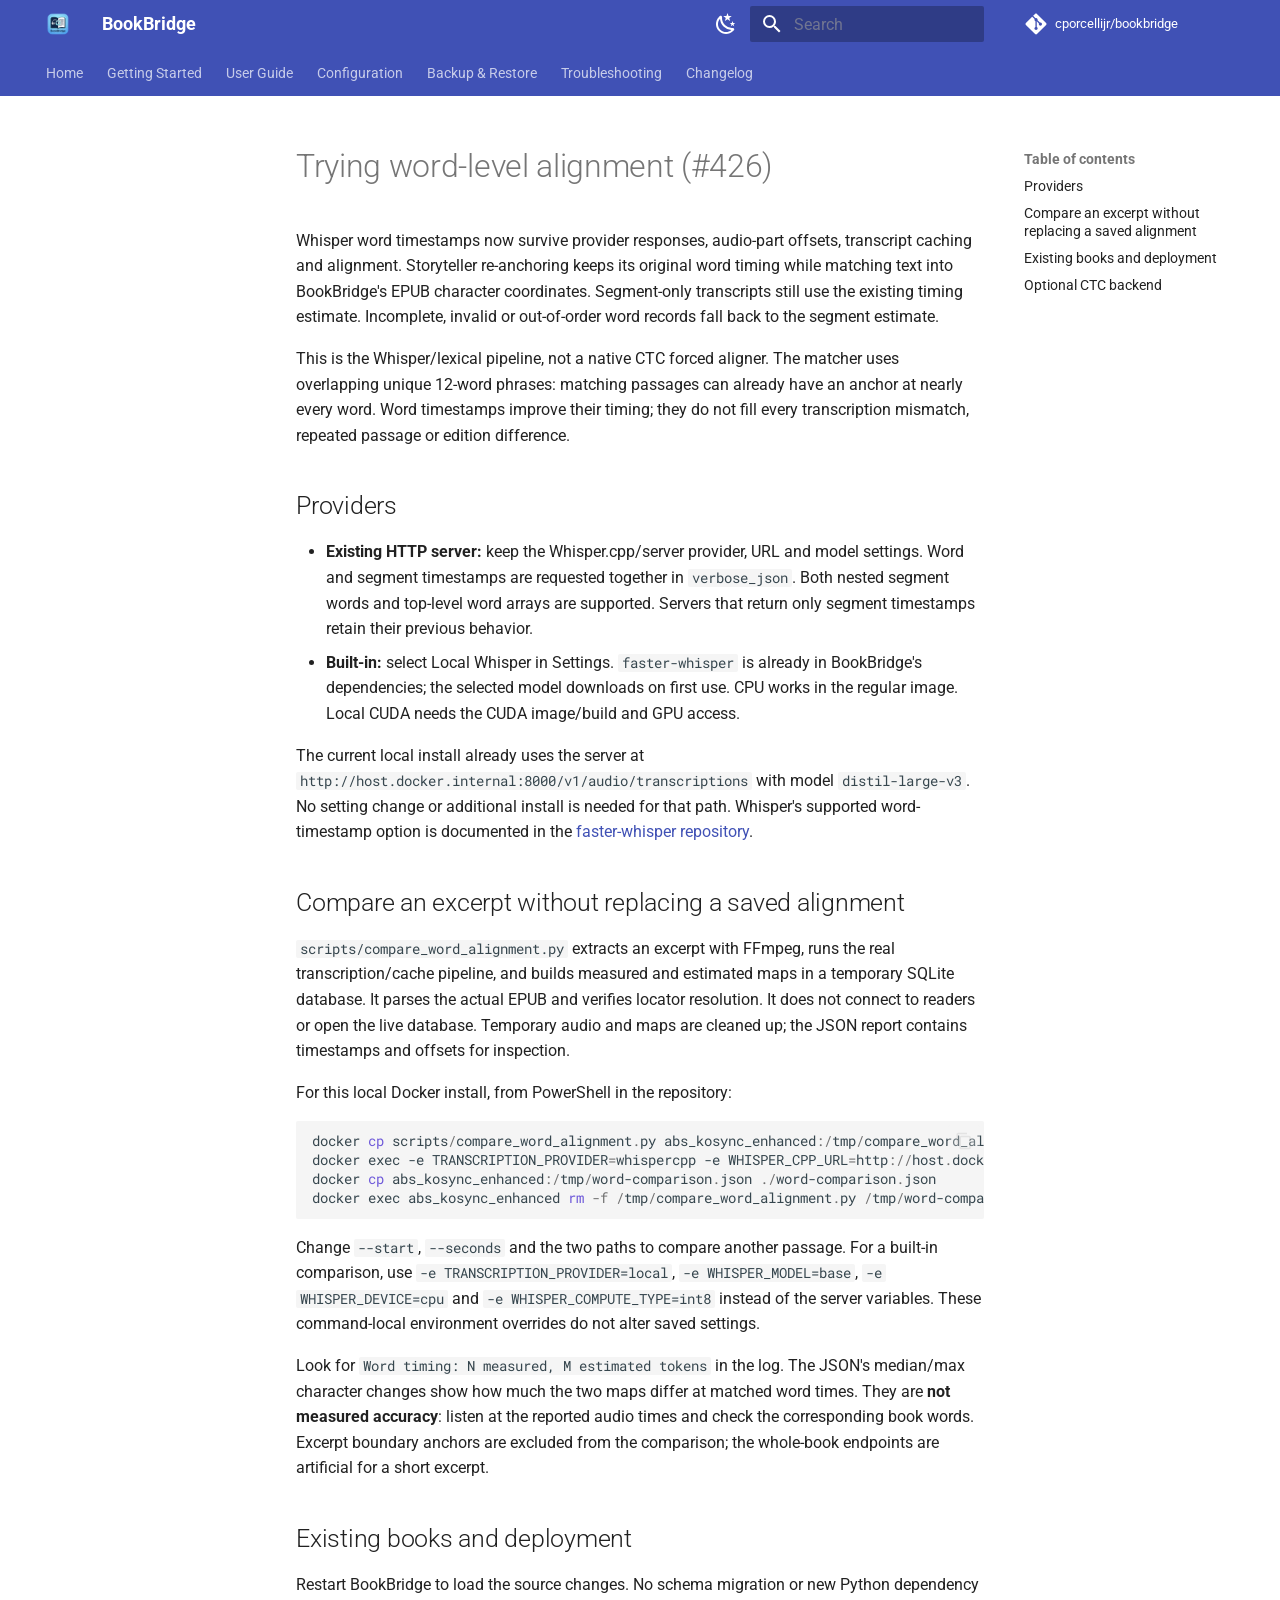
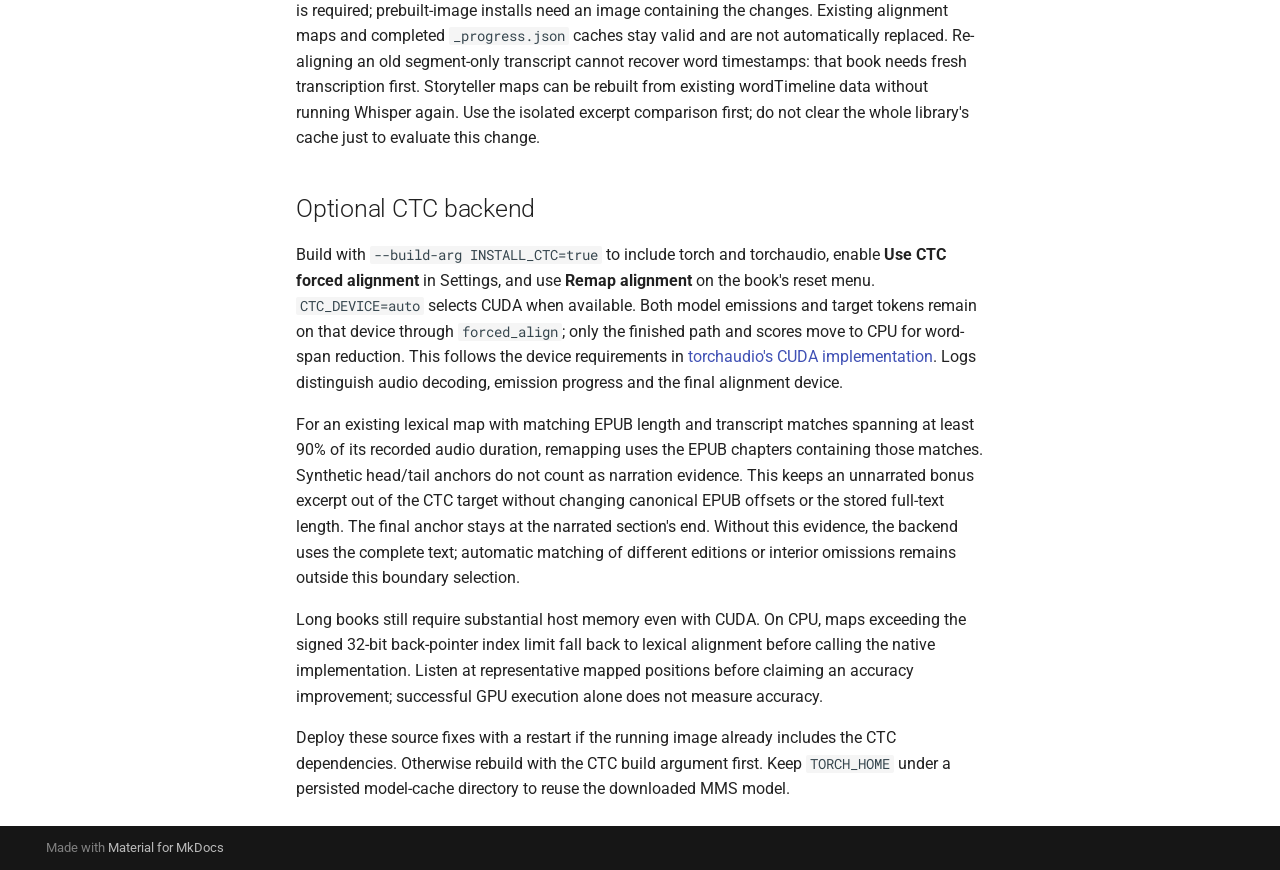
<file: word-level-alignment/index.html>
<!doctype html>
<html lang="en" class="no-js">
  <head>
    
      <meta charset="utf-8">
      <meta name="viewport" content="width=device-width,initial-scale=1">
      
        <meta name="description" content="The ultimate bridge for cross-platform reading and listening synchronization.">
      
      
        <meta name="author" content="cporcellijr">
      
      
        <link rel="canonical" href="https://cporcellijr.github.io/bookbridge/word-level-alignment/">
      
      
      
      
        
      
      
      <link rel="icon" href="../assets/icon.png">
      <meta name="generator" content="mkdocs-1.6.1, mkdocs-material-9.7.7">
    
    
      
        <title>Trying word-level alignment (#426) - BookBridge</title>
      
    
    
      <link rel="stylesheet" href="../assets/stylesheets/main.ec1eaa64.min.css">
      
        
        <link rel="stylesheet" href="../assets/stylesheets/palette.ab4e12ef.min.css">
      
      


    
    
      
    
    
      
        
        
        <link rel="preconnect" href="https://fonts.gstatic.com" crossorigin>
        <link rel="stylesheet" href="https://fonts.googleapis.com/css?family=Roboto:300,300i,400,400i,700,700i%7CRoboto+Mono:400,400i,700,700i&display=fallback">
        <style>:root{--md-text-font:"Roboto";--md-code-font:"Roboto Mono"}</style>
      
    
    
    <script>__md_scope=new URL("..",location),__md_hash=e=>[...e].reduce(((e,_)=>(e<<5)-e+_.charCodeAt(0)),0),__md_get=(e,_=localStorage,t=__md_scope)=>JSON.parse(_.getItem(t.pathname+"."+e)),__md_set=(e,_,t=localStorage,a=__md_scope)=>{try{t.setItem(a.pathname+"."+e,JSON.stringify(_))}catch(e){}}</script>
    
      

    
    
  </head>
  
  
    
    
      
    
    
    
    
    <body dir="ltr" data-md-color-scheme="default" data-md-color-primary="indigo" data-md-color-accent="indigo">
  
    
    <input class="md-toggle" data-md-toggle="drawer" type="checkbox" id="__drawer" autocomplete="off">
    <input class="md-toggle" data-md-toggle="search" type="checkbox" id="__search" autocomplete="off">
    <label class="md-overlay" for="__drawer"></label>
    <div data-md-component="skip">
      
        
        <a href="#trying-word-level-alignment-426" class="md-skip">
          Skip to content
        </a>
      
    </div>
    <div data-md-component="announce">
      
    </div>
    
    
      

<header class="md-header" data-md-component="header">
  <nav class="md-header__inner md-grid" aria-label="Header">
    <a href=".." title="BookBridge" class="md-header__button md-logo" aria-label="BookBridge" data-md-component="logo">
      
  <img src="../assets/icon.png" alt="logo">

    </a>
    <label class="md-header__button md-icon" for="__drawer">
      
      <svg xmlns="http://www.w3.org/2000/svg" viewBox="0 0 24 24"><path d="M3 6h18v2H3zm0 5h18v2H3zm0 5h18v2H3z"/></svg>
    </label>
    <div class="md-header__title" data-md-component="header-title">
      <div class="md-header__ellipsis">
        <div class="md-header__topic">
          <span class="md-ellipsis">
            BookBridge
          </span>
        </div>
        <div class="md-header__topic" data-md-component="header-topic">
          <span class="md-ellipsis">
            
              Trying word-level alignment (#426)
            
          </span>
        </div>
      </div>
    </div>
    
      
        <form class="md-header__option" data-md-component="palette">
  
    
    
    
    <input class="md-option" data-md-color-media="(prefers-color-scheme: light)" data-md-color-scheme="default" data-md-color-primary="indigo" data-md-color-accent="indigo"  aria-label="Switch to dark mode"  type="radio" name="__palette" id="__palette_0">
    
      <label class="md-header__button md-icon" title="Switch to dark mode" for="__palette_1" hidden>
        <svg xmlns="http://www.w3.org/2000/svg" viewBox="0 0 24 24"><path d="m17.75 4.09-2.53 1.94.91 3.06-2.63-1.81-2.63 1.81.91-3.06-2.53-1.94L12.44 4l1.06-3 1.06 3zm3.5 6.91-1.64 1.25.59 1.98-1.7-1.17-1.7 1.17.59-1.98L15.75 11l2.06-.05L18.5 9l.69 1.95zm-2.28 4.95c.83-.08 1.72 1.1 1.19 1.85-.32.45-.66.87-1.08 1.27C15.17 23 8.84 23 4.94 19.07c-3.91-3.9-3.91-10.24 0-14.14.4-.4.82-.76 1.27-1.08.75-.53 1.93.36 1.85 1.19-.27 2.86.69 5.83 2.89 8.02a9.96 9.96 0 0 0 8.02 2.89m-1.64 2.02a12.08 12.08 0 0 1-7.8-3.47c-2.17-2.19-3.33-5-3.49-7.82-2.81 3.14-2.7 7.96.31 10.98 3.02 3.01 7.84 3.12 10.98.31"/></svg>
      </label>
    
  
    
    
    
    <input class="md-option" data-md-color-media="(prefers-color-scheme: dark)" data-md-color-scheme="slate" data-md-color-primary="indigo" data-md-color-accent="indigo"  aria-label="Switch to light mode"  type="radio" name="__palette" id="__palette_1">
    
      <label class="md-header__button md-icon" title="Switch to light mode" for="__palette_0" hidden>
        <svg xmlns="http://www.w3.org/2000/svg" viewBox="0 0 24 24"><path d="M12 7a5 5 0 0 1 5 5 5 5 0 0 1-5 5 5 5 0 0 1-5-5 5 5 0 0 1 5-5m0 2a3 3 0 0 0-3 3 3 3 0 0 0 3 3 3 3 0 0 0 3-3 3 3 0 0 0-3-3m0-7 2.39 3.42C13.65 5.15 12.84 5 12 5s-1.65.15-2.39.42zM3.34 7l4.16-.35A7.2 7.2 0 0 0 5.94 8.5c-.44.74-.69 1.5-.83 2.29zm.02 10 1.76-3.77a7.131 7.131 0 0 0 2.38 4.14zM20.65 7l-1.77 3.79a7.02 7.02 0 0 0-2.38-4.15zm-.01 10-4.14.36c.59-.51 1.12-1.14 1.54-1.86.42-.73.69-1.5.83-2.29zM12 22l-2.41-3.44c.74.27 1.55.44 2.41.44.82 0 1.63-.17 2.37-.44z"/></svg>
      </label>
    
  
</form>
      
    
    
      <script>var palette=__md_get("__palette");if(palette&&palette.color){if("(prefers-color-scheme)"===palette.color.media){var media=matchMedia("(prefers-color-scheme: light)"),input=document.querySelector(media.matches?"[data-md-color-media='(prefers-color-scheme: light)']":"[data-md-color-media='(prefers-color-scheme: dark)']");palette.color.media=input.getAttribute("data-md-color-media"),palette.color.scheme=input.getAttribute("data-md-color-scheme"),palette.color.primary=input.getAttribute("data-md-color-primary"),palette.color.accent=input.getAttribute("data-md-color-accent")}for(var[key,value]of Object.entries(palette.color))document.body.setAttribute("data-md-color-"+key,value)}</script>
    
    
    
      
      
        <label class="md-header__button md-icon" for="__search">
          
          <svg xmlns="http://www.w3.org/2000/svg" viewBox="0 0 24 24"><path d="M9.5 3A6.5 6.5 0 0 1 16 9.5c0 1.61-.59 3.09-1.56 4.23l.27.27h.79l5 5-1.5 1.5-5-5v-.79l-.27-.27A6.52 6.52 0 0 1 9.5 16 6.5 6.5 0 0 1 3 9.5 6.5 6.5 0 0 1 9.5 3m0 2C7 5 5 7 5 9.5S7 14 9.5 14 14 12 14 9.5 12 5 9.5 5"/></svg>
        </label>
        <div class="md-search" data-md-component="search" role="dialog">
  <label class="md-search__overlay" for="__search"></label>
  <div class="md-search__inner" role="search">
    <form class="md-search__form" name="search">
      <input type="text" class="md-search__input" name="query" aria-label="Search" placeholder="Search" autocapitalize="off" autocorrect="off" autocomplete="off" spellcheck="false" data-md-component="search-query" required>
      <label class="md-search__icon md-icon" for="__search">
        
        <svg xmlns="http://www.w3.org/2000/svg" viewBox="0 0 24 24"><path d="M9.5 3A6.5 6.5 0 0 1 16 9.5c0 1.61-.59 3.09-1.56 4.23l.27.27h.79l5 5-1.5 1.5-5-5v-.79l-.27-.27A6.52 6.52 0 0 1 9.5 16 6.5 6.5 0 0 1 3 9.5 6.5 6.5 0 0 1 9.5 3m0 2C7 5 5 7 5 9.5S7 14 9.5 14 14 12 14 9.5 12 5 9.5 5"/></svg>
        
        <svg xmlns="http://www.w3.org/2000/svg" viewBox="0 0 24 24"><path d="M20 11v2H8l5.5 5.5-1.42 1.42L4.16 12l7.92-7.92L13.5 5.5 8 11z"/></svg>
      </label>
      <nav class="md-search__options" aria-label="Search">
        
        <button type="reset" class="md-search__icon md-icon" title="Clear" aria-label="Clear" tabindex="-1">
          
          <svg xmlns="http://www.w3.org/2000/svg" viewBox="0 0 24 24"><path d="M19 6.41 17.59 5 12 10.59 6.41 5 5 6.41 10.59 12 5 17.59 6.41 19 12 13.41 17.59 19 19 17.59 13.41 12z"/></svg>
        </button>
      </nav>
      
        <div class="md-search__suggest" data-md-component="search-suggest"></div>
      
    </form>
    <div class="md-search__output">
      <div class="md-search__scrollwrap" tabindex="0" data-md-scrollfix>
        <div class="md-search-result" data-md-component="search-result">
          <div class="md-search-result__meta">
            Initializing search
          </div>
          <ol class="md-search-result__list" role="presentation"></ol>
        </div>
      </div>
    </div>
  </div>
</div>
      
    
    
      <div class="md-header__source">
        <a href="https://github.com/cporcellijr/bookbridge" title="Go to repository" class="md-source" data-md-component="source">
  <div class="md-source__icon md-icon">
    
    <svg xmlns="http://www.w3.org/2000/svg" viewBox="0 0 448 512"><!--! Font Awesome Free 7.1.0 by @fontawesome - https://fontawesome.com License - https://fontawesome.com/license/free (Icons: CC BY 4.0, Fonts: SIL OFL 1.1, Code: MIT License) Copyright 2025 Fonticons, Inc.--><path d="M439.6 236.1 244 40.5c-5.4-5.5-12.8-8.5-20.4-8.5s-15 3-20.4 8.4L162.5 81l51.5 51.5c27.1-9.1 52.7 16.8 43.4 43.7l49.7 49.7c34.2-11.8 61.2 31 35.5 56.7-26.5 26.5-70.2-2.9-56-37.3L240.3 199v121.9c25.3 12.5 22.3 41.8 9.1 55-6.4 6.4-15.2 10.1-24.3 10.1s-17.8-3.6-24.3-10.1c-17.6-17.6-11.1-46.9 11.2-56v-123c-20.8-8.5-24.6-30.7-18.6-45L142.6 101 8.5 235.1C3 240.6 0 247.9 0 255.5s3 15 8.5 20.4l195.6 195.7c5.4 5.4 12.7 8.4 20.4 8.4s15-3 20.4-8.4l194.7-194.7c5.4-5.4 8.4-12.8 8.4-20.4s-3-15-8.4-20.4"/></svg>
  </div>
  <div class="md-source__repository">
    cporcellijr/bookbridge
  </div>
</a>
      </div>
    
  </nav>
  
</header>
    
    <div class="md-container" data-md-component="container">
      
      
        
          
            
<nav class="md-tabs" aria-label="Tabs" data-md-component="tabs">
  <div class="md-grid">
    <ul class="md-tabs__list">
      
        
  
  
  
  
    <li class="md-tabs__item">
      <a href=".." class="md-tabs__link">
        
  
  
    
  
  Home

      </a>
    </li>
  

      
        
  
  
  
  
    <li class="md-tabs__item">
      <a href="../getting-started/" class="md-tabs__link">
        
  
  
    
  
  Getting Started

      </a>
    </li>
  

      
        
  
  
  
  
    <li class="md-tabs__item">
      <a href="../user-guide/" class="md-tabs__link">
        
  
  
    
  
  User Guide

      </a>
    </li>
  

      
        
  
  
  
  
    <li class="md-tabs__item">
      <a href="../configuration/" class="md-tabs__link">
        
  
  
    
  
  Configuration

      </a>
    </li>
  

      
        
  
  
  
  
    <li class="md-tabs__item">
      <a href="../backup-restore/" class="md-tabs__link">
        
  
  
    
  
  Backup & Restore

      </a>
    </li>
  

      
        
  
  
  
  
    <li class="md-tabs__item">
      <a href="../troubleshooting/" class="md-tabs__link">
        
  
  
    
  
  Troubleshooting

      </a>
    </li>
  

      
        
  
  
  
  
    <li class="md-tabs__item">
      <a href="../changelog/" class="md-tabs__link">
        
  
  
    
  
  Changelog

      </a>
    </li>
  

      
    </ul>
  </div>
</nav>
          
        
      
      <main class="md-main" data-md-component="main">
        <div class="md-main__inner md-grid">
          
            
              
              <div class="md-sidebar md-sidebar--primary" data-md-component="sidebar" data-md-type="navigation" >
                <div class="md-sidebar__scrollwrap">
                  <div class="md-sidebar__inner">
                    


  


<nav class="md-nav md-nav--primary md-nav--lifted" aria-label="Navigation" data-md-level="0">
  <label class="md-nav__title" for="__drawer">
    <a href=".." title="BookBridge" class="md-nav__button md-logo" aria-label="BookBridge" data-md-component="logo">
      
  <img src="../assets/icon.png" alt="logo">

    </a>
    BookBridge
  </label>
  
    <div class="md-nav__source">
      <a href="https://github.com/cporcellijr/bookbridge" title="Go to repository" class="md-source" data-md-component="source">
  <div class="md-source__icon md-icon">
    
    <svg xmlns="http://www.w3.org/2000/svg" viewBox="0 0 448 512"><!--! Font Awesome Free 7.1.0 by @fontawesome - https://fontawesome.com License - https://fontawesome.com/license/free (Icons: CC BY 4.0, Fonts: SIL OFL 1.1, Code: MIT License) Copyright 2025 Fonticons, Inc.--><path d="M439.6 236.1 244 40.5c-5.4-5.5-12.8-8.5-20.4-8.5s-15 3-20.4 8.4L162.5 81l51.5 51.5c27.1-9.1 52.7 16.8 43.4 43.7l49.7 49.7c34.2-11.8 61.2 31 35.5 56.7-26.5 26.5-70.2-2.9-56-37.3L240.3 199v121.9c25.3 12.5 22.3 41.8 9.1 55-6.4 6.4-15.2 10.1-24.3 10.1s-17.8-3.6-24.3-10.1c-17.6-17.6-11.1-46.9 11.2-56v-123c-20.8-8.5-24.6-30.7-18.6-45L142.6 101 8.5 235.1C3 240.6 0 247.9 0 255.5s3 15 8.5 20.4l195.6 195.7c5.4 5.4 12.7 8.4 20.4 8.4s15-3 20.4-8.4l194.7-194.7c5.4-5.4 8.4-12.8 8.4-20.4s-3-15-8.4-20.4"/></svg>
  </div>
  <div class="md-source__repository">
    cporcellijr/bookbridge
  </div>
</a>
    </div>
  
  <ul class="md-nav__list" data-md-scrollfix>
    
      
      
  
  
  
  
    <li class="md-nav__item">
      <a href=".." class="md-nav__link">
        
  
  
  <span class="md-ellipsis">
    
  
    Home
  

    
  </span>
  
  

      </a>
    </li>
  

    
      
      
  
  
  
  
    <li class="md-nav__item">
      <a href="../getting-started/" class="md-nav__link">
        
  
  
  <span class="md-ellipsis">
    
  
    Getting Started
  

    
  </span>
  
  

      </a>
    </li>
  

    
      
      
  
  
  
  
    <li class="md-nav__item">
      <a href="../user-guide/" class="md-nav__link">
        
  
  
  <span class="md-ellipsis">
    
  
    User Guide
  

    
  </span>
  
  

      </a>
    </li>
  

    
      
      
  
  
  
  
    <li class="md-nav__item">
      <a href="../configuration/" class="md-nav__link">
        
  
  
  <span class="md-ellipsis">
    
  
    Configuration
  

    
  </span>
  
  

      </a>
    </li>
  

    
      
      
  
  
  
  
    <li class="md-nav__item">
      <a href="../backup-restore/" class="md-nav__link">
        
  
  
  <span class="md-ellipsis">
    
  
    Backup & Restore
  

    
  </span>
  
  

      </a>
    </li>
  

    
      
      
  
  
  
  
    <li class="md-nav__item">
      <a href="../troubleshooting/" class="md-nav__link">
        
  
  
  <span class="md-ellipsis">
    
  
    Troubleshooting
  

    
  </span>
  
  

      </a>
    </li>
  

    
      
      
  
  
  
  
    <li class="md-nav__item">
      <a href="../changelog/" class="md-nav__link">
        
  
  
  <span class="md-ellipsis">
    
  
    Changelog
  

    
  </span>
  
  

      </a>
    </li>
  

    
  </ul>
</nav>
                  </div>
                </div>
              </div>
            
            
              
              <div class="md-sidebar md-sidebar--secondary" data-md-component="sidebar" data-md-type="toc" >
                <div class="md-sidebar__scrollwrap">
                  <div class="md-sidebar__inner">
                    

<nav class="md-nav md-nav--secondary" aria-label="Table of contents">
  
  
  
    
  
  
    <label class="md-nav__title" for="__toc">
      <span class="md-nav__icon md-icon"></span>
      Table of contents
    </label>
    <ul class="md-nav__list" data-md-component="toc" data-md-scrollfix>
      
        <li class="md-nav__item">
  <a href="#providers" class="md-nav__link">
    <span class="md-ellipsis">
      
        Providers
      
    </span>
  </a>
  
</li>
      
        <li class="md-nav__item">
  <a href="#compare-an-excerpt-without-replacing-a-saved-alignment" class="md-nav__link">
    <span class="md-ellipsis">
      
        Compare an excerpt without replacing a saved alignment
      
    </span>
  </a>
  
</li>
      
        <li class="md-nav__item">
  <a href="#existing-books-and-deployment" class="md-nav__link">
    <span class="md-ellipsis">
      
        Existing books and deployment
      
    </span>
  </a>
  
</li>
      
        <li class="md-nav__item">
  <a href="#optional-ctc-backend" class="md-nav__link">
    <span class="md-ellipsis">
      
        Optional CTC backend
      
    </span>
  </a>
  
</li>
      
    </ul>
  
</nav>
                  </div>
                </div>
              </div>
            
          
          
            <div class="md-content" data-md-component="content">
              
              <article class="md-content__inner md-typeset">
                
                  


  
  


<h1 id="trying-word-level-alignment-426">Trying word-level alignment (#426)</h1>
<p>Whisper word timestamps now survive provider responses, audio-part offsets,
transcript caching and alignment. Storyteller re-anchoring keeps its original
word timing while matching text into BookBridge's EPUB character coordinates.
Segment-only transcripts still use the existing timing estimate. Incomplete,
invalid or out-of-order word records fall back to the segment estimate.</p>
<p>This is the Whisper/lexical pipeline, not a native CTC forced aligner. The matcher
uses overlapping unique 12-word phrases: matching passages can already have an
anchor at nearly every word. Word timestamps improve their timing; they do not
fill every transcription mismatch, repeated passage or edition difference.</p>
<h2 id="providers">Providers</h2>
<ul>
<li><strong>Existing HTTP server:</strong> keep the Whisper.cpp/server provider, URL and model
  settings. Word and segment timestamps are requested together in <code>verbose_json</code>.
  Both nested segment words and top-level word arrays are supported. Servers that
  return only segment timestamps retain their previous behavior.</li>
<li><strong>Built-in:</strong> select Local Whisper in Settings. <code>faster-whisper</code> is already in
  BookBridge's dependencies; the selected model downloads on first use. CPU works
  in the regular image. Local CUDA needs the CUDA image/build and GPU access.</li>
</ul>
<p>The current local install already uses the server at
<code>http://host.docker.internal:8000/v1/audio/transcriptions</code> with model
<code>distil-large-v3</code>. No setting change or additional install is needed for that path.
Whisper's supported word-timestamp option is documented in the
<a href="https://github.com/SYSTRAN/faster-whisper#word-level-timestamps">faster-whisper repository</a>.</p>
<h2 id="compare-an-excerpt-without-replacing-a-saved-alignment">Compare an excerpt without replacing a saved alignment</h2>
<p><code>scripts/compare_word_alignment.py</code> extracts an excerpt with FFmpeg, runs the real
transcription/cache pipeline, and builds measured and estimated maps in a temporary
SQLite database. It parses the actual EPUB and verifies locator resolution. It
does not connect to readers or open the live database. Temporary audio and maps
are cleaned up; the JSON report contains timestamps and offsets for inspection.</p>
<p>For this local Docker install, from PowerShell in the repository:</p>
<div class="highlight"><pre><span></span><code><span class="n">docker</span> <span class="nb">cp </span><span class="n">scripts</span><span class="p">/</span><span class="n">compare_word_alignment</span><span class="p">.</span><span class="n">py</span> <span class="n">abs_kosync_enhanced</span><span class="p">:/</span><span class="n">tmp</span><span class="p">/</span><span class="n">compare_word_alignment</span><span class="p">.</span><span class="n">py</span>
<span class="n">docker</span> <span class="n">exec</span> <span class="n">-e</span> <span class="n">TRANSCRIPTION_PROVIDER</span><span class="p">=</span><span class="n">whispercpp</span> <span class="n">-e</span> <span class="n">WHISPER_CPP_URL</span><span class="p">=</span><span class="n">http</span><span class="p">://</span><span class="n">host</span><span class="p">.</span><span class="n">docker</span><span class="p">.</span><span class="n">internal</span><span class="p">:</span><span class="n">8000</span><span class="p">/</span><span class="n">v1</span><span class="p">/</span><span class="n">audio</span><span class="p">/</span><span class="n">transcriptions</span> <span class="n">-e</span> <span class="n">WHISPER_MODEL</span><span class="p">=</span><span class="n">distil-large-v3</span> <span class="n">abs_kosync_enhanced</span> <span class="n">python</span> <span class="p">/</span><span class="n">tmp</span><span class="p">/</span><span class="n">compare_word_alignment</span><span class="p">.</span><span class="n">py</span> <span class="p">-</span><span class="n">-audio</span> <span class="s1">'/audiobooks/01 Heretic Spellblade/Heretic Spellblade - Book 1.m4b'</span> <span class="p">-</span><span class="n">-epub</span> <span class="s1">'/books/Heretic Spellblade - K.D. Robertson/Heretic Spellblade - K.D. Robertson.epub'</span> <span class="p">-</span><span class="n">-start</span> <span class="n">300</span> <span class="p">-</span><span class="n">-seconds</span> <span class="n">90</span> <span class="p">-</span><span class="n">-output</span> <span class="p">/</span><span class="n">tmp</span><span class="p">/</span><span class="n">word-comparison</span><span class="p">.</span><span class="n">json</span>
<span class="n">docker</span> <span class="nb">cp </span><span class="n">abs_kosync_enhanced</span><span class="p">:/</span><span class="n">tmp</span><span class="p">/</span><span class="n">word-comparison</span><span class="p">.</span><span class="n">json</span> <span class="p">./</span><span class="n">word-comparison</span><span class="p">.</span><span class="n">json</span>
<span class="n">docker</span> <span class="n">exec</span> <span class="n">abs_kosync_enhanced</span> <span class="nb">rm </span><span class="o">-f</span> <span class="p">/</span><span class="n">tmp</span><span class="p">/</span><span class="n">compare_word_alignment</span><span class="p">.</span><span class="n">py</span> <span class="p">/</span><span class="n">tmp</span><span class="p">/</span><span class="n">word-comparison</span><span class="p">.</span><span class="n">json</span>
</code></pre></div>
<p>Change <code>--start</code>, <code>--seconds</code> and the two paths to compare another passage.
For a built-in comparison, use <code>-e TRANSCRIPTION_PROVIDER=local</code>,
<code>-e WHISPER_MODEL=base</code>, <code>-e WHISPER_DEVICE=cpu</code> and
<code>-e WHISPER_COMPUTE_TYPE=int8</code> instead of the server variables. These command-local
environment overrides do not alter saved settings.</p>
<p>Look for <code>Word timing: N measured, M estimated tokens</code> in the log. The JSON's
median/max character changes show how much the two maps differ at matched word
times. They are <strong>not measured accuracy</strong>: listen at the reported audio times and
check the corresponding book words. Excerpt boundary anchors are excluded from
the comparison; the whole-book endpoints are artificial for a short excerpt.</p>
<h2 id="existing-books-and-deployment">Existing books and deployment</h2>
<p>Restart BookBridge to load the source changes. No schema migration or new Python
dependency is required; prebuilt-image installs need an image containing the changes.
Existing alignment maps and completed <code>_progress.json</code> caches stay valid and are
not automatically replaced. Re-aligning an old segment-only transcript cannot
recover word timestamps: that book needs fresh transcription first. Storyteller
maps can be rebuilt from existing wordTimeline data without running Whisper again.
Use the isolated excerpt comparison first; do not clear the whole library's cache
just to evaluate this change.</p>
<h2 id="optional-ctc-backend">Optional CTC backend</h2>
<p>Build with <code>--build-arg INSTALL_CTC=true</code> to include torch and torchaudio, enable
<strong>Use CTC forced alignment</strong> in Settings, and use <strong>Remap alignment</strong> on the book's
reset menu. <code>CTC_DEVICE=auto</code> selects CUDA when available. Both model emissions and
target tokens remain on that device through <code>forced_align</code>; only the finished path
and scores move to CPU for word-span reduction. This follows the device requirements
in <a href="https://github.com/pytorch/audio/blob/main/src/libtorchaudio/forced_align/gpu/compute.cu">torchaudio's CUDA implementation</a>.
Logs distinguish audio decoding, emission progress and the final alignment device.</p>
<p>For an existing lexical map with matching EPUB length and transcript matches spanning
at least 90% of its recorded audio duration, remapping uses the EPUB chapters containing
those matches. Synthetic head/tail anchors do not count as narration evidence. This
keeps an unnarrated bonus excerpt out of the CTC target without changing canonical EPUB
offsets or the stored full-text length. The final anchor stays at the narrated section's
end. Without this evidence, the backend uses the complete text; automatic matching of
different editions or interior omissions remains outside this boundary selection.</p>
<p>Long books still require substantial host memory even with CUDA. On CPU, maps exceeding
the signed 32-bit back-pointer index limit fall back to lexical alignment before calling
the native implementation. Listen at representative mapped positions before claiming
an accuracy improvement; successful GPU execution alone does not measure accuracy.</p>
<p>Deploy these source fixes with a restart if the running image already includes the CTC
dependencies. Otherwise rebuild with the CTC build argument first. Keep <code>TORCH_HOME</code>
under a persisted model-cache directory to reuse the downloaded MMS model.</p>












                
              </article>
            </div>
          
          
<script>var target=document.getElementById(location.hash.slice(1));target&&target.name&&(target.checked=target.name.startsWith("__tabbed_"))</script>
        </div>
        
          <button type="button" class="md-top md-icon" data-md-component="top" hidden>
  
  <svg xmlns="http://www.w3.org/2000/svg" viewBox="0 0 24 24"><path d="M13 20h-2V8l-5.5 5.5-1.42-1.42L12 4.16l7.92 7.92-1.42 1.42L13 8z"/></svg>
  Back to top
</button>
        
      </main>
      
        <footer class="md-footer">
  
  <div class="md-footer-meta md-typeset">
    <div class="md-footer-meta__inner md-grid">
      <div class="md-copyright">
  
  
    Made with
    <a href="https://squidfunk.github.io/mkdocs-material/" target="_blank" rel="noopener">
      Material for MkDocs
    </a>
  
</div>
      
    </div>
  </div>
</footer>
      
    </div>
    <div class="md-dialog" data-md-component="dialog">
      <div class="md-dialog__inner md-typeset"></div>
    </div>
    
    
    
      
      
      <script id="__config" type="application/json">{"annotate": null, "base": "..", "features": ["navigation.tabs", "navigation.sections", "navigation.top", "search.suggest", "search.highlight", "content.code.copy"], "search": "../assets/javascripts/workers/search.2c215733.min.js", "tags": null, "translations": {"clipboard.copied": "Copied to clipboard", "clipboard.copy": "Copy to clipboard", "search.result.more.one": "1 more on this page", "search.result.more.other": "# more on this page", "search.result.none": "No matching documents", "search.result.one": "1 matching document", "search.result.other": "# matching documents", "search.result.placeholder": "Type to start searching", "search.result.term.missing": "Missing", "select.version": "Select version"}, "version": null}</script>
    
    
      <script src="../assets/javascripts/bundle.d7400e89.min.js"></script>
      
    
  </body>
</html>
</file>
<file: assets/stylesheets/main.ec1eaa64.min.css>
@charset "UTF-8";html{-webkit-text-size-adjust:none;-moz-text-size-adjust:none;text-size-adjust:none;box-sizing:border-box}*,:after,:before{box-sizing:inherit}@media (prefers-reduced-motion){*,:after,:before{transition:none!important}}body{margin:0}a,button,input,label{-webkit-tap-highlight-color:transparent}a{color:inherit;text-decoration:none}hr{border:0;box-sizing:initial;display:block;height:.05rem;overflow:visible;padding:0}small{font-size:80%}sub,sup{line-height:1em}img{border-style:none}table{border-collapse:initial;border-spacing:0}td,th{font-weight:400;vertical-align:top}button{background:#0000;border:0;font-family:inherit;font-size:inherit;margin:0;padding:0}input{border:0;outline:none}:root{--md-primary-fg-color:#4051b5;--md-primary-fg-color--light:#5d6cc0;--md-primary-fg-color--dark:#303fa1;--md-primary-bg-color:#fff;--md-primary-bg-color--light:#ffffffb3;--md-accent-fg-color:#526cfe;--md-accent-fg-color--transparent:#526cfe1a;--md-accent-bg-color:#fff;--md-accent-bg-color--light:#ffffffb3}[data-md-color-scheme=default]{color-scheme:light}[data-md-color-scheme=default] img[src$="#gh-dark-mode-only"],[data-md-color-scheme=default] img[src$="#only-dark"]{display:none}:root,[data-md-color-scheme=default]{--md-hue:225deg;--md-default-fg-color:#000000de;--md-default-fg-color--light:#0000008a;--md-default-fg-color--lighter:#00000052;--md-default-fg-color--lightest:#00000012;--md-default-bg-color:#fff;--md-default-bg-color--light:#ffffffb3;--md-default-bg-color--lighter:#ffffff4d;--md-default-bg-color--lightest:#ffffff1f;--md-code-fg-color:#36464e;--md-code-bg-color:#f5f5f5;--md-code-bg-color--light:#f5f5f5b3;--md-code-bg-color--lighter:#f5f5f54d;--md-code-hl-color:#4287ff;--md-code-hl-color--light:#4287ff1a;--md-code-hl-number-color:#d52a2a;--md-code-hl-special-color:#db1457;--md-code-hl-function-color:#a846b9;--md-code-hl-constant-color:#6e59d9;--md-code-hl-keyword-color:#3f6ec6;--md-code-hl-string-color:#1c7d4d;--md-code-hl-name-color:var(--md-code-fg-color);--md-code-hl-operator-color:var(--md-default-fg-color--light);--md-code-hl-punctuation-color:var(--md-default-fg-color--light);--md-code-hl-comment-color:var(--md-default-fg-color--light);--md-code-hl-generic-color:var(--md-default-fg-color--light);--md-code-hl-variable-color:var(--md-default-fg-color--light);--md-typeset-color:var(--md-default-fg-color);--md-typeset-a-color:var(--md-primary-fg-color);--md-typeset-del-color:#f5503d26;--md-typeset-ins-color:#0bd57026;--md-typeset-kbd-color:#fafafa;--md-typeset-kbd-accent-color:#fff;--md-typeset-kbd-border-color:#b8b8b8;--md-typeset-mark-color:#ffff0080;--md-typeset-table-color:#0000001f;--md-typeset-table-color--light:rgba(0,0,0,.035);--md-admonition-fg-color:var(--md-default-fg-color);--md-admonition-bg-color:var(--md-default-bg-color);--md-warning-fg-color:#000000de;--md-warning-bg-color:#ff9;--md-footer-fg-color:#fff;--md-footer-fg-color--light:#ffffffb3;--md-footer-fg-color--lighter:#ffffff73;--md-footer-bg-color:#000000de;--md-footer-bg-color--dark:#00000052;--md-shadow-z1:0 0.2rem 0.5rem #0000000d,0 0 0.05rem #0000001a;--md-shadow-z2:0 0.2rem 0.5rem #0000001a,0 0 0.05rem #00000040;--md-shadow-z3:0 0.2rem 0.5rem #0003,0 0 0.05rem #00000059}.md-icon svg{fill:currentcolor;display:block;height:1.2rem;width:1.2rem}body{-webkit-font-smoothing:antialiased;-moz-osx-font-smoothing:grayscale;--md-text-font-family:var(--md-text-font,_),-apple-system,BlinkMacSystemFont,Helvetica,Arial,sans-serif;--md-code-font-family:var(--md-code-font,_),SFMono-Regular,Consolas,Menlo,monospace}aside,body,input{font-feature-settings:"kern","liga";color:var(--md-typeset-color);font-family:var(--md-text-font-family)}code,kbd,pre{font-feature-settings:"kern";font-family:var(--md-code-font-family)}:root{--md-typeset-table-sort-icon:url('data:image/svg+xml;charset=utf-8,<svg xmlns="http://www.w3.org/2000/svg" viewBox="0 0 24 24"><path d="m18 21-4-4h3V7h-3l4-4 4 4h-3v10h3M2 19v-2h10v2M2 13v-2h7v2M2 7V5h4v2z"/></svg>');--md-typeset-table-sort-icon--asc:url('data:image/svg+xml;charset=utf-8,<svg xmlns="http://www.w3.org/2000/svg" viewBox="0 0 24 24"><path d="M19 17h3l-4 4-4-4h3V3h2M2 17h10v2H2M6 5v2H2V5m0 6h7v2H2z"/></svg>');--md-typeset-table-sort-icon--desc:url('data:image/svg+xml;charset=utf-8,<svg xmlns="http://www.w3.org/2000/svg" viewBox="0 0 24 24"><path d="M19 7h3l-4-4-4 4h3v14h2M2 17h10v2H2M6 5v2H2V5m0 6h7v2H2z"/></svg>')}.md-typeset{-webkit-print-color-adjust:exact;color-adjust:exact;font-size:.8rem;line-height:1.6;overflow-wrap:break-word}@media print{.md-typeset{font-size:.68rem}}.md-typeset blockquote,.md-typeset dl,.md-typeset figure,.md-typeset ol,.md-typeset pre,.md-typeset ul{margin-bottom:1em;margin-top:1em}.md-typeset h1{color:var(--md-default-fg-color--light);font-size:2em;line-height:1.3;margin:0 0 1.25em}.md-typeset h1,.md-typeset h2{font-weight:300;letter-spacing:-.01em}.md-typeset h2{font-size:1.5625em;line-height:1.4;margin:1.6em 0 .64em}.md-typeset h3{font-size:1.25em;font-weight:400;letter-spacing:-.01em;line-height:1.5;margin:1.6em 0 .8em}.md-typeset h2+h3{margin-top:.8em}.md-typeset h4{font-weight:700;letter-spacing:-.01em;margin:1em 0}.md-typeset h5,.md-typeset h6{color:var(--md-default-fg-color--light);font-size:.8em;font-weight:700;letter-spacing:-.01em;margin:1.25em 0}.md-typeset h5{text-transform:uppercase}.md-typeset h5 code{text-transform:none}.md-typeset hr{border-bottom:.05rem solid var(--md-default-fg-color--lightest);display:flow-root;margin:1.5em 0}.md-typeset a{color:var(--md-typeset-a-color);word-break:break-word}.md-typeset a,.md-typeset a:before{transition:color 125ms}.md-typeset a:focus,.md-typeset a:hover{color:var(--md-accent-fg-color)}.md-typeset a:focus code,.md-typeset a:hover code{background-color:var(--md-accent-fg-color--transparent);color:var(--md-accent-fg-color)}.md-typeset a code{color:var(--md-typeset-a-color)}.md-typeset a.focus-visible{outline-color:var(--md-accent-fg-color);outline-offset:.2rem}.md-typeset code,.md-typeset kbd,.md-typeset pre{color:var(--md-code-fg-color);direction:ltr;font-variant-ligatures:none;transition:background-color 125ms}@media print{.md-typeset code,.md-typeset kbd,.md-typeset pre{white-space:pre-wrap}}.md-typeset code{background-color:var(--md-code-bg-color);border-radius:.1rem;-webkit-box-decoration-break:clone;box-decoration-break:clone;font-size:.85em;padding:0 .2941176471em;transition:color 125ms,background-color 125ms;word-break:break-word}.md-typeset code:not(.focus-visible){-webkit-tap-highlight-color:transparent;outline:none}.md-typeset pre{display:flow-root;line-height:1.4;position:relative}.md-typeset pre>code{-webkit-box-decoration-break:slice;box-decoration-break:slice;box-shadow:none;display:block;margin:0;outline-color:var(--md-accent-fg-color);overflow:auto;padding:.7720588235em 1.1764705882em;scrollbar-color:var(--md-default-fg-color--lighter) #0000;scrollbar-width:thin;touch-action:auto;word-break:normal}.md-typeset pre>code:hover{scrollbar-color:var(--md-accent-fg-color) #0000}.md-typeset pre>code::-webkit-scrollbar{height:.2rem;width:.2rem}.md-typeset pre>code::-webkit-scrollbar-thumb{background-color:var(--md-default-fg-color--lighter)}.md-typeset pre>code::-webkit-scrollbar-thumb:hover{background-color:var(--md-accent-fg-color)}.md-typeset kbd{background-color:var(--md-typeset-kbd-color);border-radius:.1rem;box-shadow:0 .1rem 0 .05rem var(--md-typeset-kbd-border-color),0 .1rem 0 var(--md-typeset-kbd-border-color),0 -.1rem .2rem var(--md-typeset-kbd-accent-color) inset;color:var(--md-default-fg-color);display:inline-block;font-size:.75em;padding:0 .6666666667em;vertical-align:text-top;word-break:break-word}.md-typeset mark{background-color:var(--md-typeset-mark-color);-webkit-box-decoration-break:clone;box-decoration-break:clone;color:inherit;word-break:break-word}.md-typeset abbr{cursor:help;text-decoration:none}.md-typeset [data-preview],.md-typeset abbr{border-bottom:.05rem dotted var(--md-default-fg-color--light)}.md-typeset small{opacity:.75}[dir=ltr] .md-typeset sub,[dir=ltr] .md-typeset sup{margin-left:.078125em}[dir=rtl] .md-typeset sub,[dir=rtl] .md-typeset sup{margin-right:.078125em}[dir=ltr] .md-typeset blockquote{padding-left:.6rem}[dir=rtl] .md-typeset blockquote{padding-right:.6rem}[dir=ltr] .md-typeset blockquote{border-left:.2rem solid var(--md-default-fg-color--lighter)}[dir=rtl] .md-typeset blockquote{border-right:.2rem solid var(--md-default-fg-color--lighter)}.md-typeset blockquote{color:var(--md-default-fg-color--light);margin-left:0;margin-right:0}.md-typeset ul{list-style-type:disc}.md-typeset ul[type]{list-style-type:revert-layer}[dir=ltr] .md-typeset ol,[dir=ltr] .md-typeset ul{margin-left:.625em}[dir=rtl] .md-typeset ol,[dir=rtl] .md-typeset ul{margin-right:.625em}.md-typeset ol,.md-typeset ul{padding:0}.md-typeset ol:not([hidden]),.md-typeset ul:not([hidden]){display:flow-root}.md-typeset ol ol,.md-typeset ul ol{list-style-type:lower-alpha}.md-typeset ol ol ol,.md-typeset ul ol ol{list-style-type:lower-roman}.md-typeset ol ol ol ol,.md-typeset ul ol ol ol{list-style-type:upper-alpha}.md-typeset ol ol ol ol ol,.md-typeset ul ol ol ol ol{list-style-type:upper-roman}.md-typeset ol[type],.md-typeset ul[type]{list-style-type:revert-layer}[dir=ltr] .md-typeset ol li,[dir=ltr] .md-typeset ul li{margin-left:1.25em}[dir=rtl] .md-typeset ol li,[dir=rtl] .md-typeset ul li{margin-right:1.25em}.md-typeset ol li,.md-typeset ul li{margin-bottom:.5em}.md-typeset ol li blockquote,.md-typeset ol li p,.md-typeset ul li blockquote,.md-typeset ul li p{margin:.5em 0}.md-typeset ol li:last-child,.md-typeset ul li:last-child{margin-bottom:0}[dir=ltr] .md-typeset ol li ol,[dir=ltr] .md-typeset ol li ul,[dir=ltr] .md-typeset ul li ol,[dir=ltr] .md-typeset ul li ul{margin-left:.625em}[dir=rtl] .md-typeset ol li ol,[dir=rtl] .md-typeset ol li ul,[dir=rtl] .md-typeset ul li ol,[dir=rtl] .md-typeset ul li ul{margin-right:.625em}.md-typeset ol li ol,.md-typeset ol li ul,.md-typeset ul li ol,.md-typeset ul li ul{margin-bottom:.5em;margin-top:.5em}[dir=ltr] .md-typeset dd{margin-left:1.875em}[dir=rtl] .md-typeset dd{margin-right:1.875em}.md-typeset dd{margin-bottom:1.5em;margin-top:1em}.md-typeset img,.md-typeset svg,.md-typeset video{height:auto;max-width:100%}.md-typeset img[align=left]{margin:1em 1em 1em 0}.md-typeset img[align=right]{margin:1em 0 1em 1em}.md-typeset img[align]:only-child{margin-top:0}.md-typeset figure{display:flow-root;margin:1em auto;max-width:100%;text-align:center;width:fit-content}.md-typeset figure img{display:block;margin:0 auto}.md-typeset figcaption{font-style:italic;margin:1em auto;max-width:24rem}.md-typeset iframe{max-width:100%}.md-typeset table:not([class]){background-color:var(--md-default-bg-color);border:.05rem solid var(--md-typeset-table-color);border-radius:.1rem;display:inline-block;font-size:.64rem;max-width:100%;overflow:auto;touch-action:auto}@media print{.md-typeset table:not([class]){display:table}}.md-typeset table:not([class])+*{margin-top:1.5em}.md-typeset table:not([class]) td>:first-child,.md-typeset table:not([class]) th>:first-child{margin-top:0}.md-typeset table:not([class]) td>:last-child,.md-typeset table:not([class]) th>:last-child{margin-bottom:0}.md-typeset table:not([class]) td:not([align]),.md-typeset table:not([class]) th:not([align]){text-align:left}[dir=rtl] .md-typeset table:not([class]) td:not([align]),[dir=rtl] .md-typeset table:not([class]) th:not([align]){text-align:right}.md-typeset table:not([class]) th{font-weight:700;min-width:5rem;padding:.9375em 1.25em;vertical-align:top}.md-typeset table:not([class]) td{border-top:.05rem solid var(--md-typeset-table-color);padding:.9375em 1.25em;vertical-align:top}.md-typeset table:not([class]) tbody tr{transition:background-color 125ms}.md-typeset table:not([class]) tbody tr:hover{background-color:var(--md-typeset-table-color--light);box-shadow:0 .05rem 0 var(--md-default-bg-color) inset}.md-typeset table:not([class]) a{word-break:normal}.md-typeset table th[role=columnheader]{cursor:pointer}[dir=ltr] .md-typeset table th[role=columnheader]:after{margin-left:.5em}[dir=rtl] .md-typeset table th[role=columnheader]:after{margin-right:.5em}.md-typeset table th[role=columnheader]:after{content:"";display:inline-block;height:1.2em;-webkit-mask-image:var(--md-typeset-table-sort-icon);mask-image:var(--md-typeset-table-sort-icon);-webkit-mask-repeat:no-repeat;mask-repeat:no-repeat;-webkit-mask-size:contain;mask-size:contain;transition:background-color 125ms;vertical-align:text-bottom;width:1.2em}.md-typeset table th[role=columnheader]:hover:after{background-color:var(--md-default-fg-color--lighter)}.md-typeset table th[role=columnheader][aria-sort=ascending]:after{background-color:var(--md-default-fg-color--light);-webkit-mask-image:var(--md-typeset-table-sort-icon--asc);mask-image:var(--md-typeset-table-sort-icon--asc)}.md-typeset table th[role=columnheader][aria-sort=descending]:after{background-color:var(--md-default-fg-color--light);-webkit-mask-image:var(--md-typeset-table-sort-icon--desc);mask-image:var(--md-typeset-table-sort-icon--desc)}.md-typeset__scrollwrap{margin:1em -.8rem;overflow-x:auto;touch-action:auto}.md-typeset__table{display:inline-block;margin-bottom:.5em;padding:0 .8rem}@media print{.md-typeset__table{display:block}}html .md-typeset__table table{display:table;margin:0;overflow:hidden;width:100%}@media screen and (max-width:44.984375em){.md-content__inner>pre{margin:1em -.8rem}.md-content__inner>pre code{border-radius:0}}.md-typeset .md-author{border-radius:100%;display:block;flex-shrink:0;height:1.6rem;overflow:hidden;position:relative;transition:color 125ms,transform 125ms;width:1.6rem}.md-typeset .md-author img{display:block}.md-typeset .md-author--more{background:var(--md-default-fg-color--lightest);color:var(--md-default-fg-color--lighter);font-size:.6rem;font-weight:700;line-height:1.6rem;text-align:center}.md-typeset .md-author--long{height:2.4rem;width:2.4rem}.md-typeset a.md-author{transform:scale(1)}.md-typeset a.md-author img{border-radius:100%;filter:grayscale(100%) opacity(75%);transition:filter 125ms}.md-typeset a.md-author:focus,.md-typeset a.md-author:hover{transform:scale(1.1);z-index:1}.md-typeset a.md-author:focus img,.md-typeset a.md-author:hover img{filter:grayscale(0)}.md-banner{background-color:var(--md-footer-bg-color);color:var(--md-footer-fg-color);overflow:auto}@media print{.md-banner{display:none}}.md-banner--warning{background-color:var(--md-warning-bg-color);color:var(--md-warning-fg-color)}.md-banner__inner{font-size:.7rem;margin:.6rem auto;padding:0 .8rem}[dir=ltr] .md-banner__button{float:right}[dir=rtl] .md-banner__button{float:left}.md-banner__button{color:inherit;cursor:pointer;transition:opacity .25s}.no-js .md-banner__button{display:none}.md-banner__button:hover{opacity:.7}html{font-size:125%;height:100%;overflow-x:hidden}@media screen and (min-width:100em){html{font-size:137.5%}}@media screen and (min-width:125em){html{font-size:150%}}body{background-color:var(--md-default-bg-color);display:flex;flex-direction:column;font-size:.5rem;min-height:100%;position:relative;width:100%}@media print{body{display:block}}@media screen and (max-width:59.984375em){body[data-md-scrolllock]{position:fixed}}.md-grid{margin-left:auto;margin-right:auto;max-width:61rem}.md-container{display:flex;flex-direction:column;flex-grow:1}@media print{.md-container{display:block}}.md-main{flex-grow:1}.md-main__inner{display:flex;height:100%;margin-top:1.5rem}.md-ellipsis{overflow:hidden;text-overflow:ellipsis}.md-toggle{display:none}.md-option{height:0;opacity:0;position:absolute;width:0}.md-option:checked+label:not([hidden]){display:block}.md-option.focus-visible+label{outline-color:var(--md-accent-fg-color);outline-style:auto}.md-skip{background-color:var(--md-default-fg-color);border-radius:.1rem;color:var(--md-default-bg-color);font-size:.64rem;margin:.5rem;opacity:0;outline-color:var(--md-accent-fg-color);padding:.3rem .5rem;position:fixed;transform:translateY(.4rem);z-index:-1}.md-skip:focus{opacity:1;transform:translateY(0);transition:transform .25s cubic-bezier(.4,0,.2,1),opacity 175ms 75ms;z-index:10}@page{margin:25mm}:root{--md-clipboard-icon:url('data:image/svg+xml;charset=utf-8,<svg xmlns="http://www.w3.org/2000/svg" viewBox="0 0 24 24"><path d="M19 21H8V7h11m0-2H8a2 2 0 0 0-2 2v14a2 2 0 0 0 2 2h11a2 2 0 0 0 2-2V7a2 2 0 0 0-2-2m-3-4H4a2 2 0 0 0-2 2v14h2V3h12z"/></svg>')}.md-clipboard{border-radius:.1rem;color:var(--md-default-fg-color--lightest);cursor:pointer;height:1.5em;outline-color:var(--md-accent-fg-color);outline-offset:.1rem;transition:color .25s;width:1.5em;z-index:1}@media print{.md-clipboard{display:none}}.md-clipboard:not(.focus-visible){-webkit-tap-highlight-color:transparent;outline:none}:hover>.md-clipboard{color:var(--md-default-fg-color--light)}.md-clipboard:focus,.md-clipboard:hover{color:var(--md-accent-fg-color)}.md-clipboard:after{background-color:currentcolor;content:"";display:block;height:1.125em;margin:0 auto;-webkit-mask-image:var(--md-clipboard-icon);mask-image:var(--md-clipboard-icon);-webkit-mask-position:center;mask-position:center;-webkit-mask-repeat:no-repeat;mask-repeat:no-repeat;-webkit-mask-size:contain;mask-size:contain;width:1.125em}.md-clipboard--inline{cursor:pointer}.md-clipboard--inline code{transition:color .25s,background-color .25s}.md-clipboard--inline:focus code,.md-clipboard--inline:hover code{background-color:var(--md-accent-fg-color--transparent);color:var(--md-accent-fg-color)}:root{--md-code-select-icon:url('data:image/svg+xml;charset=utf-8,<svg xmlns="http://www.w3.org/2000/svg" viewBox="0 0 24 24"><path d="M19 19h-4v2h4c1.1 0 2-.9 2-2v-4h-2m0-12h-4v2h4v4h2V5c0-1.1-.9-2-2-2M5 5h4V3H5c-1.1 0-2 .9-2 2v4h2m0 6H3v4c0 1.1.9 2 2 2h4v-2H5zm2-4h2v2H7zm4 0h2v2h-2zm4 0h2v2h-2zM7 7h2v2H7zm4 0h2v2h-2zm4 0h2v2h-2zm-8 8h2v2H7zm4 0h2v2h-2zm4 0h2v2h-2z"/></svg>');--md-code-copy-icon:url('data:image/svg+xml;charset=utf-8,<svg xmlns="http://www.w3.org/2000/svg" viewBox="0 0 24 24"><path d="M19 21H8V7h11m0-2H8a2 2 0 0 0-2 2v14a2 2 0 0 0 2 2h11a2 2 0 0 0 2-2V7a2 2 0 0 0-2-2m-3-4H4a2 2 0 0 0-2 2v14h2V3h12z"/></svg>')}.md-typeset .md-code__content{display:grid}.md-code__nav{background-color:var(--md-code-bg-color--lighter);border-radius:.1rem;display:flex;gap:.2rem;padding:.2rem;position:absolute;right:.25em;top:.25em;transition:background-color .25s;z-index:1}:hover>.md-code__nav{background-color:var(--md-code-bg-color--light)}.md-code__button{color:var(--md-default-fg-color--lightest);cursor:pointer;display:block;height:1.5em;outline-color:var(--md-accent-fg-color);outline-offset:.1rem;transition:color .25s;width:1.5em}:hover>*>.md-code__button{color:var(--md-default-fg-color--light)}.md-code__button.focus-visible,.md-code__button:hover{color:var(--md-accent-fg-color)}.md-code__button--active{color:var(--md-default-fg-color)!important}.md-code__button:after{background-color:currentcolor;content:"";display:block;height:1.125em;margin:0 auto;-webkit-mask-position:center;mask-position:center;-webkit-mask-repeat:no-repeat;mask-repeat:no-repeat;-webkit-mask-size:contain;mask-size:contain;width:1.125em}.md-code__button[data-md-type=select]:after{-webkit-mask-image:var(--md-code-select-icon);mask-image:var(--md-code-select-icon)}.md-code__button[data-md-type=copy]:after{-webkit-mask-image:var(--md-code-copy-icon);mask-image:var(--md-code-copy-icon)}@keyframes consent{0%{opacity:0;transform:translateY(100%)}to{opacity:1;transform:translateY(0)}}@keyframes overlay{0%{opacity:0}to{opacity:1}}.md-consent__overlay{animation:overlay .25s both;-webkit-backdrop-filter:blur(.1rem);backdrop-filter:blur(.1rem);background-color:#0000008a;height:100%;opacity:1;position:fixed;top:0;width:100%;z-index:5}.md-consent__inner{animation:consent .5s cubic-bezier(.1,.7,.1,1) both;background-color:var(--md-default-bg-color);border:0;border-radius:.1rem;bottom:0;box-shadow:0 0 .2rem #0000001a,0 .2rem .4rem #0003;max-height:100%;overflow:auto;padding:0;position:fixed;width:100%;z-index:5}.md-consent__form{padding:.8rem}.md-consent__settings{display:none;margin:1em 0}input:checked+.md-consent__settings{display:block}.md-consent__controls{margin-bottom:.8rem}.md-typeset .md-consent__controls .md-button{display:inline}@media screen and (max-width:44.984375em){.md-typeset .md-consent__controls .md-button{display:block;margin-top:.4rem;text-align:center;width:100%}}.md-consent label{cursor:pointer}.md-content{flex-grow:1;min-width:0}.md-content__inner{margin:0 .8rem 1.2rem;padding-top:.6rem}@media screen and (min-width:76.25em){[dir=ltr] .md-sidebar--primary:not([hidden])~.md-content>.md-content__inner{margin-left:1.2rem}[dir=ltr] .md-sidebar--secondary:not([hidden])~.md-content>.md-content__inner,[dir=rtl] .md-sidebar--primary:not([hidden])~.md-content>.md-content__inner{margin-right:1.2rem}[dir=rtl] .md-sidebar--secondary:not([hidden])~.md-content>.md-content__inner{margin-left:1.2rem}}.md-content__inner:before{content:"";display:block;height:.4rem}.md-content__inner>:last-child{margin-bottom:0}[dir=ltr] .md-content__button{float:right}[dir=rtl] .md-content__button{float:left}[dir=ltr] .md-content__button{margin-left:.4rem}[dir=rtl] .md-content__button{margin-right:.4rem}.md-content__button{margin:.4rem 0;padding:0}@media print{.md-content__button{display:none}}.md-typeset .md-content__button{color:var(--md-default-fg-color--lighter)}.md-content__button svg{display:inline;vertical-align:top}[dir=rtl] .md-content__button svg{transform:scaleX(-1)}[dir=ltr] .md-dialog{right:.8rem}[dir=rtl] .md-dialog{left:.8rem}.md-dialog{background-color:var(--md-default-fg-color);border-radius:.1rem;bottom:.8rem;box-shadow:var(--md-shadow-z3);min-width:11.1rem;opacity:0;padding:.4rem .6rem;pointer-events:none;position:fixed;transform:translateY(100%);transition:transform 0ms .4s,opacity .4s;z-index:4}@media print{.md-dialog{display:none}}.md-dialog--active{opacity:1;pointer-events:auto;transform:translateY(0);transition:transform .4s cubic-bezier(.075,.85,.175,1),opacity .4s}.md-dialog__inner{color:var(--md-default-bg-color);font-size:.7rem}.md-feedback{margin:2em 0 1em;text-align:center}.md-feedback fieldset{border:none;margin:0;padding:0}.md-feedback__title{font-weight:700;margin:1em auto}.md-feedback__inner{position:relative}.md-feedback__list{display:flex;flex-wrap:wrap;place-content:baseline center;position:relative}.md-feedback__list:hover .md-icon:not(:disabled){color:var(--md-default-fg-color--lighter)}:disabled .md-feedback__list{min-height:1.8rem}.md-feedback__icon{color:var(--md-default-fg-color--light);cursor:pointer;flex-shrink:0;margin:0 .1rem;transition:color 125ms}.md-feedback__icon:not(:disabled).md-icon:hover{color:var(--md-accent-fg-color)}.md-feedback__icon:disabled{color:var(--md-default-fg-color--lightest);pointer-events:none}.md-feedback__note{opacity:0;position:relative;transform:translateY(.4rem);transition:transform .4s cubic-bezier(.1,.7,.1,1),opacity .15s}.md-feedback__note>*{margin:0 auto;max-width:16rem}:disabled .md-feedback__note{opacity:1;transform:translateY(0)}@media print{.md-feedback{display:none}}.md-footer{background-color:var(--md-footer-bg-color);color:var(--md-footer-fg-color)}@media print{.md-footer{display:none}}.md-footer__inner{justify-content:space-between;overflow:auto;padding:.2rem}.md-footer__inner:not([hidden]){display:flex}.md-footer__link{align-items:end;display:flex;flex-grow:0.01;margin-bottom:.4rem;margin-top:1rem;max-width:100%;outline-color:var(--md-accent-fg-color);overflow:hidden;transition:opacity .25s}.md-footer__link:focus,.md-footer__link:hover{opacity:.7}[dir=rtl] .md-footer__link svg{transform:scaleX(-1)}@media screen and (max-width:44.984375em){.md-footer__link--prev{flex-shrink:0}.md-footer__link--prev .md-footer__title{display:none}}[dir=ltr] .md-footer__link--next{margin-left:auto}[dir=rtl] .md-footer__link--next{margin-right:auto}.md-footer__link--next{text-align:right}[dir=rtl] .md-footer__link--next{text-align:left}.md-footer__title{flex-grow:1;font-size:.9rem;margin-bottom:.7rem;max-width:calc(100% - 2.4rem);padding:0 1rem;white-space:nowrap}.md-footer__button{margin:.2rem;padding:.4rem}.md-footer__direction{font-size:.64rem;opacity:.7}.md-footer-meta{background-color:var(--md-footer-bg-color--dark)}.md-footer-meta__inner{display:flex;flex-wrap:wrap;justify-content:space-between;padding:.2rem}html .md-footer-meta.md-typeset a{color:var(--md-footer-fg-color--light)}html .md-footer-meta.md-typeset a:focus,html .md-footer-meta.md-typeset a:hover{color:var(--md-footer-fg-color)}.md-copyright{color:var(--md-footer-fg-color--lighter);font-size:.64rem;margin:auto .6rem;padding:.4rem 0;width:100%}@media screen and (min-width:45em){.md-copyright{width:auto}}.md-copyright__highlight{color:var(--md-footer-fg-color--light)}.md-social{display:inline-flex;gap:.2rem;margin:0 .4rem;padding:.2rem 0 .6rem}@media screen and (min-width:45em){.md-social{padding:.6rem 0}}.md-social__link{display:inline-block;height:1.6rem;text-align:center;width:1.6rem}.md-social__link:before{line-height:1.9}.md-social__link svg{fill:currentcolor;max-height:.8rem;vertical-align:-25%}.md-typeset .md-button{border:.1rem solid;border-radius:.1rem;color:var(--md-primary-fg-color);cursor:pointer;display:inline-block;font-weight:700;padding:.625em 2em;transition:color 125ms,background-color 125ms,border-color 125ms}.md-typeset .md-button--primary{background-color:var(--md-primary-fg-color);border-color:var(--md-primary-fg-color);color:var(--md-primary-bg-color)}.md-typeset .md-button:focus,.md-typeset .md-button:hover{background-color:var(--md-accent-fg-color);border-color:var(--md-accent-fg-color);color:var(--md-accent-bg-color)}[dir=ltr] .md-typeset .md-input{border-top-left-radius:.1rem}[dir=ltr] .md-typeset .md-input,[dir=rtl] .md-typeset .md-input{border-top-right-radius:.1rem}[dir=rtl] .md-typeset .md-input{border-top-left-radius:.1rem}.md-typeset .md-input{border-bottom:.1rem solid var(--md-default-fg-color--lighter);box-shadow:var(--md-shadow-z1);font-size:.8rem;height:1.8rem;padding:0 .6rem;transition:border .25s,box-shadow .25s}.md-typeset .md-input:focus,.md-typeset .md-input:hover{border-bottom-color:var(--md-accent-fg-color);box-shadow:var(--md-shadow-z2)}.md-typeset .md-input--stretch{width:100%}.md-header{background-color:var(--md-primary-fg-color);box-shadow:0 0 .2rem #0000,0 .2rem .4rem #0000;color:var(--md-primary-bg-color);display:block;left:0;position:sticky;right:0;top:0;z-index:4}@media print{.md-header{display:none}}.md-header[hidden]{transform:translateY(-100%);transition:transform .25s cubic-bezier(.8,0,.6,1),box-shadow .25s}.md-header--shadow{box-shadow:0 0 .2rem #0000001a,0 .2rem .4rem #0003;transition:transform .25s cubic-bezier(.1,.7,.1,1),box-shadow .25s}.md-header__inner{align-items:center;display:flex;padding:0 .2rem}.md-header__button{color:currentcolor;cursor:pointer;margin:.2rem;outline-color:var(--md-accent-fg-color);padding:.4rem;position:relative;transition:opacity .25s;vertical-align:middle;z-index:1}.md-header__button:hover{opacity:.7}.md-header__button:not([hidden]){display:inline-block}.md-header__button:not(.focus-visible){-webkit-tap-highlight-color:transparent;outline:none}.md-header__button.md-logo{margin:.2rem;padding:.4rem}@media screen and (max-width:76.234375em){.md-header__button.md-logo{display:none}}.md-header__button.md-logo img,.md-header__button.md-logo svg{fill:currentcolor;display:block;height:1.2rem;width:auto}@media screen and (min-width:60em){.md-header__button[for=__search]{display:none}}.no-js .md-header__button[for=__search]{display:none}[dir=rtl] .md-header__button[for=__search] svg{transform:scaleX(-1)}@media screen and (min-width:76.25em){.md-header__button[for=__drawer]{display:none}}.md-header__topic{display:flex;max-width:100%;position:absolute;transition:transform .4s cubic-bezier(.1,.7,.1,1),opacity .15s;white-space:nowrap}.md-header__topic+.md-header__topic{opacity:0;pointer-events:none;transform:translateX(1.25rem);transition:transform .4s cubic-bezier(1,.7,.1,.1),opacity .15s;z-index:-1}[dir=rtl] .md-header__topic+.md-header__topic{transform:translateX(-1.25rem)}.md-header__topic:first-child{font-weight:700}[dir=ltr] .md-header__title{margin-left:1rem;margin-right:.4rem}[dir=rtl] .md-header__title{margin-left:.4rem;margin-right:1rem}.md-header__title{flex-grow:1;font-size:.9rem;height:2.4rem;line-height:2.4rem}.md-header__title--active .md-header__topic{opacity:0;pointer-events:none;transform:translateX(-1.25rem);transition:transform .4s cubic-bezier(1,.7,.1,.1),opacity .15s;z-index:-1}[dir=rtl] .md-header__title--active .md-header__topic{transform:translateX(1.25rem)}.md-header__title--active .md-header__topic+.md-header__topic{opacity:1;pointer-events:auto;transform:translateX(0);transition:transform .4s cubic-bezier(.1,.7,.1,1),opacity .15s;z-index:0}.md-header__title>.md-header__ellipsis{height:100%;position:relative;width:100%}.md-header__option{display:flex;flex-shrink:0;max-width:100%;transition:max-width 0ms .25s,opacity .25s .25s;white-space:nowrap}[data-md-toggle=search]:checked~.md-header .md-header__option{max-width:0;opacity:0;transition:max-width 0ms,opacity 0ms}.md-header__option>input{bottom:0}.md-header__source{display:none}@media screen and (min-width:60em){[dir=ltr] .md-header__source{margin-left:1rem}[dir=rtl] .md-header__source{margin-right:1rem}.md-header__source{display:block;max-width:11.7rem;width:11.7rem}}@media screen and (min-width:76.25em){[dir=ltr] .md-header__source{margin-left:1.4rem}[dir=rtl] .md-header__source{margin-right:1.4rem}}.md-meta{color:var(--md-default-fg-color--light);font-size:.7rem;line-height:1.3}.md-meta__list{display:inline-flex;flex-wrap:wrap;list-style:none;margin:0;padding:0}.md-meta__item:not(:last-child):after{content:"·";margin-left:.2rem;margin-right:.2rem}.md-meta__link{color:var(--md-typeset-a-color)}.md-meta__link:focus,.md-meta__link:hover{color:var(--md-accent-fg-color)}.md-draft{background-color:#ff1744;border-radius:.125em;color:#fff;display:inline-block;font-weight:700;padding-left:.5714285714em;padding-right:.5714285714em}:root{--md-nav-icon--prev:url('data:image/svg+xml;charset=utf-8,<svg xmlns="http://www.w3.org/2000/svg" viewBox="0 0 24 24"><path d="M20 11v2H8l5.5 5.5-1.42 1.42L4.16 12l7.92-7.92L13.5 5.5 8 11z"/></svg>');--md-nav-icon--next:url('data:image/svg+xml;charset=utf-8,<svg xmlns="http://www.w3.org/2000/svg" viewBox="0 0 24 24"><path d="M8.59 16.58 13.17 12 8.59 7.41 10 6l6 6-6 6z"/></svg>');--md-toc-icon:url('data:image/svg+xml;charset=utf-8,<svg xmlns="http://www.w3.org/2000/svg" viewBox="0 0 24 24"><path d="M3 9h14V7H3zm0 4h14v-2H3zm0 4h14v-2H3zm16 0h2v-2h-2zm0-10v2h2V7zm0 6h2v-2h-2z"/></svg>')}.md-nav{font-size:.7rem;line-height:1.3}.md-nav__title{color:var(--md-default-fg-color--light);display:block;font-weight:700;overflow:hidden;padding:0 .6rem;text-overflow:ellipsis}.md-nav__title .md-nav__button{display:none}.md-nav__title .md-nav__button img{height:100%;width:auto}.md-nav__title .md-nav__button.md-logo img,.md-nav__title .md-nav__button.md-logo svg{fill:currentcolor;display:block;height:2.4rem;max-width:100%;object-fit:contain;width:auto}.md-nav__list{list-style:none;margin:0;padding:0}.md-nav__link{align-items:flex-start;display:flex;gap:.4rem;margin-top:.625em;scroll-snap-align:start;transition:color 125ms}.md-nav__link--passed,.md-nav__link--passed code{color:var(--md-default-fg-color--light)}.md-nav__item .md-nav__link--active,.md-nav__item .md-nav__link--active code{color:var(--md-typeset-a-color)}.md-nav__link .md-ellipsis{position:relative}.md-nav__link .md-ellipsis code{word-break:normal}[dir=ltr] .md-nav__link .md-icon:last-child{margin-left:auto}[dir=rtl] .md-nav__link .md-icon:last-child{margin-right:auto}.md-nav__link .md-typeset{font-size:.7rem;line-height:1.3}.md-nav__link svg{fill:currentcolor;flex-shrink:0;height:1.3em;position:relative}.md-nav__link[for]:focus,.md-nav__link[for]:hover,.md-nav__link[href]:focus,.md-nav__link[href]:hover{color:var(--md-accent-fg-color);cursor:pointer}.md-nav__link[for]:focus code,.md-nav__link[for]:hover code,.md-nav__link[href]:focus code,.md-nav__link[href]:hover code{background-color:var(--md-accent-fg-color--transparent);color:var(--md-accent-fg-color)}.md-nav__link.focus-visible{outline-color:var(--md-accent-fg-color);outline-offset:.2rem}.md-nav--primary .md-nav__link[for=__toc]{display:none}.md-nav--primary .md-nav__link[for=__toc] .md-icon:after{background-color:currentcolor;display:block;height:100%;-webkit-mask-image:var(--md-toc-icon);mask-image:var(--md-toc-icon);width:100%}.md-nav--primary .md-nav__link[for=__toc]~.md-nav{display:none}.md-nav__container>.md-nav__link{margin-top:0}.md-nav__container>.md-nav__link:first-child{flex-grow:1;min-width:0}.md-nav__icon{flex-shrink:0}.md-nav__source{display:none}@media screen and (max-width:76.234375em){.md-nav--primary,.md-nav--primary .md-nav{background-color:var(--md-default-bg-color);display:flex;flex-direction:column;height:100%;left:0;position:absolute;right:0;top:0;z-index:1}.md-nav--primary .md-nav__item,.md-nav--primary .md-nav__title{font-size:.8rem;line-height:1.5}.md-nav--primary .md-nav__title{background-color:var(--md-default-fg-color--lightest);color:var(--md-default-fg-color--light);cursor:pointer;height:5.6rem;line-height:2.4rem;padding:3rem .8rem .2rem;position:relative;white-space:nowrap}[dir=ltr] .md-nav--primary .md-nav__title .md-nav__icon{left:.4rem}[dir=rtl] .md-nav--primary .md-nav__title .md-nav__icon{right:.4rem}.md-nav--primary .md-nav__title .md-nav__icon{display:block;height:1.2rem;margin:.2rem;position:absolute;top:.4rem;width:1.2rem}.md-nav--primary .md-nav__title .md-nav__icon:after{background-color:currentcolor;content:"";display:block;height:100%;-webkit-mask-image:var(--md-nav-icon--prev);mask-image:var(--md-nav-icon--prev);-webkit-mask-position:center;mask-position:center;-webkit-mask-repeat:no-repeat;mask-repeat:no-repeat;-webkit-mask-size:contain;mask-size:contain;width:100%}.md-nav--primary .md-nav__title~.md-nav__list{background-color:var(--md-default-bg-color);box-shadow:0 .05rem 0 var(--md-default-fg-color--lightest) inset;overflow-y:auto;scroll-snap-type:y mandatory;touch-action:pan-y}.md-nav--primary .md-nav__title~.md-nav__list>:first-child{border-top:0}.md-nav--primary .md-nav__title[for=__drawer]{background-color:var(--md-primary-fg-color);color:var(--md-primary-bg-color);font-weight:700}.md-nav--primary .md-nav__title .md-logo{display:block;left:.2rem;margin:.2rem;padding:.4rem;position:absolute;right:.2rem;top:.2rem}.md-nav--primary .md-nav__list{flex:1}.md-nav--primary .md-nav__item{border-top:.05rem solid var(--md-default-fg-color--lightest)}.md-nav--primary .md-nav__item--active>.md-nav__link{color:var(--md-typeset-a-color)}.md-nav--primary .md-nav__item--active>.md-nav__link:focus,.md-nav--primary .md-nav__item--active>.md-nav__link:hover{color:var(--md-accent-fg-color)}.md-nav--primary .md-nav__link{margin-top:0;padding:.6rem .8rem}.md-nav--primary .md-nav__link svg{margin-top:.1em}.md-nav--primary .md-nav__link>.md-nav__link{padding:0}[dir=ltr] .md-nav--primary .md-nav__link .md-nav__icon{margin-right:-.2rem}[dir=rtl] .md-nav--primary .md-nav__link .md-nav__icon{margin-left:-.2rem}.md-nav--primary .md-nav__link .md-nav__icon{font-size:1.2rem;height:1.2rem;width:1.2rem}.md-nav--primary .md-nav__link .md-nav__icon:after{background-color:currentcolor;content:"";display:block;height:100%;-webkit-mask-image:var(--md-nav-icon--next);mask-image:var(--md-nav-icon--next);-webkit-mask-position:center;mask-position:center;-webkit-mask-repeat:no-repeat;mask-repeat:no-repeat;-webkit-mask-size:contain;mask-size:contain;width:100%}[dir=rtl] .md-nav--primary .md-nav__icon:after{transform:scale(-1)}.md-nav--primary .md-nav--secondary .md-nav{background-color:initial;position:static}[dir=ltr] .md-nav--primary .md-nav--secondary .md-nav .md-nav__link{padding-left:1.4rem}[dir=rtl] .md-nav--primary .md-nav--secondary .md-nav .md-nav__link{padding-right:1.4rem}[dir=ltr] .md-nav--primary .md-nav--secondary .md-nav .md-nav .md-nav__link{padding-left:2rem}[dir=rtl] .md-nav--primary .md-nav--secondary .md-nav .md-nav .md-nav__link{padding-right:2rem}[dir=ltr] .md-nav--primary .md-nav--secondary .md-nav .md-nav .md-nav .md-nav__link{padding-left:2.6rem}[dir=rtl] .md-nav--primary .md-nav--secondary .md-nav .md-nav .md-nav .md-nav__link{padding-right:2.6rem}[dir=ltr] .md-nav--primary .md-nav--secondary .md-nav .md-nav .md-nav .md-nav .md-nav__link{padding-left:3.2rem}[dir=rtl] .md-nav--primary .md-nav--secondary .md-nav .md-nav .md-nav .md-nav .md-nav__link{padding-right:3.2rem}.md-nav--secondary{background-color:initial}.md-nav__toggle~.md-nav{display:flex;opacity:0;transform:translateX(100%);transition:transform .25s cubic-bezier(.8,0,.6,1),opacity 125ms 50ms}[dir=rtl] .md-nav__toggle~.md-nav{transform:translateX(-100%)}.md-nav__toggle:checked~.md-nav{opacity:1;transform:translateX(0);transition:transform .25s cubic-bezier(.4,0,.2,1),opacity 125ms 125ms}.md-nav__toggle:checked~.md-nav>.md-nav__list{backface-visibility:hidden}}@media screen and (max-width:59.984375em){.md-nav--primary .md-nav__link[for=__toc]{display:flex}.md-nav--primary .md-nav__link[for=__toc] .md-icon:after{content:""}.md-nav--primary .md-nav__link[for=__toc]+.md-nav__link{display:none}.md-nav--primary .md-nav__link[for=__toc]~.md-nav{display:flex}.md-nav__source{background-color:var(--md-primary-fg-color--dark);color:var(--md-primary-bg-color);display:block;padding:0 .2rem}}@media screen and (min-width:60em) and (max-width:76.234375em){.md-nav--integrated .md-nav__link[for=__toc]{display:flex}.md-nav--integrated .md-nav__link[for=__toc] .md-icon:after{content:""}.md-nav--integrated .md-nav__link[for=__toc]+.md-nav__link{display:none}.md-nav--integrated .md-nav__link[for=__toc]~.md-nav{display:flex}}@media screen and (min-width:60em){.md-nav{margin-bottom:-.4rem}.md-nav--secondary .md-nav__title{background:var(--md-default-bg-color);box-shadow:0 0 .4rem .4rem var(--md-default-bg-color);position:sticky;top:0;z-index:1}.md-nav--secondary .md-nav__title[for=__toc]{scroll-snap-align:start}.md-nav--secondary .md-nav__title .md-nav__icon{display:none}[dir=ltr] .md-nav--secondary .md-nav__list{padding-left:.6rem}[dir=rtl] .md-nav--secondary .md-nav__list{padding-right:.6rem}.md-nav--secondary .md-nav__list{padding-bottom:.4rem}[dir=ltr] .md-nav--secondary .md-nav__item>.md-nav__link{margin-right:.4rem}[dir=rtl] .md-nav--secondary .md-nav__item>.md-nav__link{margin-left:.4rem}}@media screen and (min-width:76.25em){.md-nav{margin-bottom:-.4rem;transition:max-height .25s cubic-bezier(.86,0,.07,1)}.md-nav--primary .md-nav__title{background:var(--md-default-bg-color);box-shadow:0 0 .4rem .4rem var(--md-default-bg-color);position:sticky;top:0;z-index:1}.md-nav--primary .md-nav__title[for=__drawer]{scroll-snap-align:start}.md-nav--primary .md-nav__title .md-nav__icon{display:none}[dir=ltr] .md-nav--primary .md-nav__list{padding-left:.6rem}[dir=rtl] .md-nav--primary .md-nav__list{padding-right:.6rem}.md-nav--primary .md-nav__list{padding-bottom:.4rem}[dir=ltr] .md-nav--primary .md-nav__item>.md-nav__link{margin-right:.4rem}[dir=rtl] .md-nav--primary .md-nav__item>.md-nav__link{margin-left:.4rem}.md-nav__toggle~.md-nav{display:grid;grid-template-rows:minmax(.4rem,0fr);opacity:0;transition:grid-template-rows .25s cubic-bezier(.86,0,.07,1),opacity .25s,visibility 0ms .25s;visibility:collapse}.md-nav__toggle~.md-nav>.md-nav__list{overflow:hidden}.md-nav__toggle.md-toggle--indeterminate~.md-nav,.md-nav__toggle:checked~.md-nav{grid-template-rows:minmax(.4rem,1fr);opacity:1;transition:grid-template-rows .25s cubic-bezier(.86,0,.07,1),opacity .15s .1s,visibility 0ms;visibility:visible}.md-nav__toggle.md-toggle--indeterminate~.md-nav{transition:none}.md-nav__item--nested>.md-nav>.md-nav__title{display:none}.md-nav__item--section{display:block;margin:1.25em 0}.md-nav__item--section:last-child{margin-bottom:0}.md-nav__item--section>.md-nav__link{font-weight:700}.md-nav__item--section>.md-nav__link[for]{color:var(--md-default-fg-color--light)}.md-nav__item--section>.md-nav__link:not(.md-nav__container){pointer-events:none}.md-nav__item--section>.md-nav__link .md-icon,.md-nav__item--section>.md-nav__link>[for]{display:none}[dir=ltr] .md-nav__item--section>.md-nav{margin-left:-.6rem}[dir=rtl] .md-nav__item--section>.md-nav{margin-right:-.6rem}.md-nav__item--section>.md-nav{display:block;opacity:1;visibility:visible}.md-nav__item--section>.md-nav>.md-nav__list>.md-nav__item{padding:0}.md-nav__icon{border-radius:100%;height:.9rem;transition:background-color .25s;width:.9rem}.md-nav__icon:hover{background-color:var(--md-accent-fg-color--transparent)}.md-nav__icon:after{background-color:currentcolor;border-radius:100%;content:"";display:inline-block;height:100%;-webkit-mask-image:var(--md-nav-icon--next);mask-image:var(--md-nav-icon--next);-webkit-mask-position:center;mask-position:center;-webkit-mask-repeat:no-repeat;mask-repeat:no-repeat;-webkit-mask-size:contain;mask-size:contain;transition:transform .25s;vertical-align:-.1rem;width:100%}[dir=rtl] .md-nav__icon:after{transform:rotate(180deg)}.md-nav__item--nested .md-nav__toggle:checked~.md-nav__link .md-nav__icon:after,.md-nav__item--nested .md-toggle--indeterminate~.md-nav__link .md-nav__icon:after{transform:rotate(90deg)}.md-nav--lifted>.md-nav__list>.md-nav__item,.md-nav--lifted>.md-nav__title{display:none}.md-nav--lifted>.md-nav__list>.md-nav__item--active{display:block}.md-nav--lifted>.md-nav__list>.md-nav__item--active>.md-nav__link{background:var(--md-default-bg-color);box-shadow:0 0 .4rem .4rem var(--md-default-bg-color);margin-top:0;position:sticky;top:0;z-index:1}.md-nav--lifted>.md-nav__list>.md-nav__item--active>.md-nav__link:not(.md-nav__container){pointer-events:none}.md-nav--lifted>.md-nav__list>.md-nav__item--active.md-nav__item--section{margin:0}[dir=ltr] .md-nav--lifted>.md-nav__list>.md-nav__item>.md-nav:not(.md-nav--secondary){margin-left:-.6rem}[dir=rtl] .md-nav--lifted>.md-nav__list>.md-nav__item>.md-nav:not(.md-nav--secondary){margin-right:-.6rem}.md-nav--lifted>.md-nav__list>.md-nav__item>[for]{color:var(--md-default-fg-color--light)}.md-nav--lifted .md-nav[data-md-level="1"]{grid-template-rows:minmax(.4rem,1fr);opacity:1;visibility:visible}[dir=ltr] .md-nav--integrated>.md-nav__list>.md-nav__item--active .md-nav--secondary{border-left:.05rem solid var(--md-primary-fg-color)}[dir=rtl] .md-nav--integrated>.md-nav__list>.md-nav__item--active .md-nav--secondary{border-right:.05rem solid var(--md-primary-fg-color)}.md-nav--integrated>.md-nav__list>.md-nav__item--active .md-nav--secondary{display:block;margin-bottom:1.25em;opacity:1;visibility:visible}.md-nav--integrated>.md-nav__list>.md-nav__item--active .md-nav--secondary>.md-nav__list{overflow:visible;padding-bottom:0}.md-nav--integrated>.md-nav__list>.md-nav__item--active .md-nav--secondary>.md-nav__title{display:none}}.md-pagination{font-size:.8rem;font-weight:700;gap:.4rem}.md-pagination,.md-pagination>*{align-items:center;display:flex;justify-content:center}.md-pagination>*{border-radius:.2rem;height:1.8rem;min-width:1.8rem;text-align:center}.md-pagination__current{background-color:var(--md-default-fg-color--lightest);color:var(--md-default-fg-color--light)}.md-pagination__link{transition:color 125ms,background-color 125ms}.md-pagination__link:focus,.md-pagination__link:hover{background-color:var(--md-accent-fg-color--transparent);color:var(--md-accent-fg-color)}.md-pagination__link:focus svg,.md-pagination__link:hover svg{color:var(--md-accent-fg-color)}.md-pagination__link.focus-visible{outline-color:var(--md-accent-fg-color);outline-offset:.2rem}.md-pagination__link svg{fill:currentcolor;color:var(--md-default-fg-color--lighter);display:block;max-height:100%;width:1.2rem}:root{--md-path-icon:url('data:image/svg+xml;charset=utf-8,<svg xmlns="http://www.w3.org/2000/svg" viewBox="0 0 24 24"><path d="M8.59 16.58 13.17 12 8.59 7.41 10 6l6 6-6 6z"/></svg>')}.md-path{font-size:.7rem;margin:0 .8rem;overflow:auto;padding-top:1.2rem}.md-path:not([hidden]){display:block}@media screen and (min-width:76.25em){.md-path{margin:0 1.2rem}}.md-path__list{align-items:center;display:flex;gap:.2rem;list-style:none;margin:0;padding:0}.md-path__item:not(:first-child){display:inline-flex;gap:.2rem;white-space:nowrap}.md-path__item:not(:first-child):before{background-color:var(--md-default-fg-color--lighter);content:"";display:inline;height:.8rem;-webkit-mask-image:var(--md-path-icon);mask-image:var(--md-path-icon);width:.8rem}.md-path__link{align-items:center;color:var(--md-default-fg-color--light);display:flex}.md-path__link:focus,.md-path__link:hover{color:var(--md-accent-fg-color)}:root{--md-post-pin-icon:url('data:image/svg+xml;charset=utf-8,<svg xmlns="http://www.w3.org/2000/svg" viewBox="0 0 24 24"><path d="M16 12V4h1V2H7v2h1v8l-2 2v2h5.2v6h1.6v-6H18v-2z"/></svg>')}.md-post__back{border-bottom:.05rem solid var(--md-default-fg-color--lightest);margin-bottom:1.2rem;padding-bottom:1.2rem}@media screen and (max-width:76.234375em){.md-post__back{display:none}}[dir=rtl] .md-post__back svg{transform:scaleX(-1)}.md-post__authors{display:flex;flex-direction:column;gap:.6rem;margin:0 .6rem 1.2rem}.md-post .md-post__meta a{transition:color 125ms}.md-post .md-post__meta a:focus,.md-post .md-post__meta a:hover{color:var(--md-accent-fg-color)}.md-post__title{color:var(--md-default-fg-color--light);font-weight:700}.md-post--excerpt{margin-bottom:3.2rem}.md-post--excerpt .md-post__header{align-items:center;display:flex;gap:.6rem;min-height:1.6rem}.md-post--excerpt .md-post__authors{align-items:center;display:inline-flex;flex-direction:row;gap:.2rem;margin:0;min-height:2.4rem}[dir=ltr] .md-post--excerpt .md-post__meta .md-meta__list{margin-right:.4rem}[dir=rtl] .md-post--excerpt .md-post__meta .md-meta__list{margin-left:.4rem}.md-post--excerpt .md-post__content>:first-child{--md-scroll-margin:6rem;margin-top:0}.md-post>.md-nav--secondary{margin:1em 0}.md-pin{background:var(--md-default-fg-color--lightest);border-radius:1rem;margin-top:-.05rem;padding:.2rem}.md-pin:after{background-color:currentcolor;content:"";display:block;height:.6rem;margin:0 auto;-webkit-mask-image:var(--md-post-pin-icon);mask-image:var(--md-post-pin-icon);-webkit-mask-position:center;mask-position:center;-webkit-mask-repeat:no-repeat;mask-repeat:no-repeat;-webkit-mask-size:contain;mask-size:contain;width:.6rem}.md-profile{align-items:center;display:flex;font-size:.7rem;gap:.6rem;line-height:1.4;width:100%}.md-profile__description{flex-grow:1}.md-content--post{display:flex}@media screen and (max-width:76.234375em){.md-content--post{flex-flow:column-reverse}}.md-content--post>.md-content__inner{flex-grow:1;min-width:0}@media screen and (min-width:76.25em){[dir=ltr] .md-content--post>.md-content__inner{margin-left:1.2rem}[dir=rtl] .md-content--post>.md-content__inner{margin-right:1.2rem}}@media screen and (max-width:76.234375em){.md-sidebar.md-sidebar--post{padding:0;position:static;width:100%}.md-sidebar.md-sidebar--post .md-sidebar__scrollwrap{overflow:visible}.md-sidebar.md-sidebar--post .md-sidebar__inner{padding:0}.md-sidebar.md-sidebar--post .md-post__meta{margin-left:.6rem;margin-right:.6rem}.md-sidebar.md-sidebar--post .md-nav__item{border:none;display:inline}.md-sidebar.md-sidebar--post .md-nav__list{display:inline-flex;flex-wrap:wrap;gap:.6rem;padding-bottom:.6rem;padding-top:.6rem}.md-sidebar.md-sidebar--post .md-nav__link{padding:0}.md-sidebar.md-sidebar--post .md-nav{height:auto;margin-bottom:0;position:static}}:root{--md-progress-value:0;--md-progress-delay:400ms}.md-progress{background:var(--md-primary-bg-color);height:.075rem;opacity:min(clamp(0,var(--md-progress-value),1),clamp(0,100 - var(--md-progress-value),1));position:fixed;top:0;transform:scaleX(calc(var(--md-progress-value)*1%));transform-origin:left;transition:transform .5s cubic-bezier(.19,1,.22,1),opacity .25s var(--md-progress-delay);width:100%;z-index:4}:root{--md-search-result-icon:url('data:image/svg+xml;charset=utf-8,<svg xmlns="http://www.w3.org/2000/svg" viewBox="0 0 24 24"><path d="M14 2H6a2 2 0 0 0-2 2v16a2 2 0 0 0 2 2h7c-.41-.25-.8-.56-1.14-.9-.33-.33-.61-.7-.86-1.1H6V4h7v5h5v1.18c.71.16 1.39.43 2 .82V8zm6.31 16.9c1.33-2.11.69-4.9-1.4-6.22-2.11-1.33-4.91-.68-6.22 1.4-1.34 2.11-.69 4.89 1.4 6.22 1.46.93 3.32.93 4.79.02L22 23.39 23.39 22zm-3.81.1a2.5 2.5 0 0 1-2.5-2.5 2.5 2.5 0 0 1 2.5-2.5 2.5 2.5 0 0 1 2.5 2.5 2.5 2.5 0 0 1-2.5 2.5"/></svg>')}.md-search{position:relative}@media screen and (min-width:60em){.md-search{padding:.2rem 0}}.no-js .md-search{display:none}.md-search__overlay{opacity:0;z-index:1}@media screen and (max-width:59.984375em){[dir=ltr] .md-search__overlay{left:-2.2rem}[dir=rtl] .md-search__overlay{right:-2.2rem}.md-search__overlay{background-color:var(--md-default-bg-color);border-radius:1rem;height:2rem;overflow:hidden;pointer-events:none;position:absolute;top:-1rem;transform-origin:center;transition:transform .3s .1s,opacity .2s .2s;width:2rem}[data-md-toggle=search]:checked~.md-header .md-search__overlay{opacity:1;transition:transform .4s,opacity .1s}}@media screen and (min-width:60em){[dir=ltr] .md-search__overlay{left:0}[dir=rtl] .md-search__overlay{right:0}.md-search__overlay{background-color:#0000008a;cursor:pointer;height:0;position:fixed;top:0;transition:width 0ms .25s,height 0ms .25s,opacity .25s;width:0}[data-md-toggle=search]:checked~.md-header .md-search__overlay{height:200vh;opacity:1;transition:width 0ms,height 0ms,opacity .25s;width:100%}}@media screen and (max-width:29.984375em){[data-md-toggle=search]:checked~.md-header .md-search__overlay{transform:scale(45)}}@media screen and (min-width:30em) and (max-width:44.984375em){[data-md-toggle=search]:checked~.md-header .md-search__overlay{transform:scale(60)}}@media screen and (min-width:45em) and (max-width:59.984375em){[data-md-toggle=search]:checked~.md-header .md-search__overlay{transform:scale(75)}}.md-search__inner{backface-visibility:hidden}@media screen and (max-width:59.984375em){[dir=ltr] .md-search__inner{left:0}[dir=rtl] .md-search__inner{right:0}.md-search__inner{height:0;opacity:0;overflow:hidden;position:fixed;top:0;transform:translateX(5%);transition:width 0ms .3s,height 0ms .3s,transform .15s cubic-bezier(.4,0,.2,1) .15s,opacity .15s .15s;width:0;z-index:2}[dir=rtl] .md-search__inner{transform:translateX(-5%)}[data-md-toggle=search]:checked~.md-header .md-search__inner{height:100%;opacity:1;transform:translateX(0);transition:width 0ms 0ms,height 0ms 0ms,transform .15s cubic-bezier(.1,.7,.1,1) .15s,opacity .15s .15s;width:100%}}@media screen and (min-width:60em){[dir=ltr] .md-search__inner{float:right}[dir=rtl] .md-search__inner{float:left}.md-search__inner{padding:.1rem 0;position:relative;transition:width .25s cubic-bezier(.1,.7,.1,1);width:11.7rem}}@media screen and (min-width:60em) and (max-width:76.234375em){[data-md-toggle=search]:checked~.md-header .md-search__inner{width:23.4rem}}@media screen and (min-width:76.25em){[data-md-toggle=search]:checked~.md-header .md-search__inner{width:34.4rem}}.md-search__form{background-color:var(--md-default-bg-color);box-shadow:0 0 .6rem #0000;height:2.4rem;position:relative;transition:color .25s,background-color .25s;z-index:2}@media screen and (min-width:60em){.md-search__form{background-color:#00000042;border-radius:.1rem;height:1.8rem}.md-search__form:hover{background-color:#ffffff1f}}[data-md-toggle=search]:checked~.md-header .md-search__form{background-color:var(--md-default-bg-color);border-radius:.1rem .1rem 0 0;box-shadow:0 0 .6rem #00000012;color:var(--md-default-fg-color)}[dir=ltr] .md-search__input{padding-left:3.6rem;padding-right:2.2rem}[dir=rtl] .md-search__input{padding-left:2.2rem;padding-right:3.6rem}.md-search__input{background:#0000;font-size:.9rem;height:100%;position:relative;text-overflow:ellipsis;width:100%;z-index:2}.md-search__input::placeholder{transition:color .25s}.md-search__input::placeholder,.md-search__input~.md-search__icon{color:var(--md-default-fg-color--light)}.md-search__input::-ms-clear{display:none}@media screen and (max-width:59.984375em){.md-search__input{font-size:.9rem;height:2.4rem;width:100%}}@media screen and (min-width:60em){[dir=ltr] .md-search__input{padding-left:2.2rem}[dir=rtl] .md-search__input{padding-right:2.2rem}.md-search__input{color:inherit;font-size:.8rem}.md-search__input::placeholder{color:var(--md-primary-bg-color--light)}.md-search__input+.md-search__icon{color:var(--md-primary-bg-color)}[data-md-toggle=search]:checked~.md-header .md-search__input{text-overflow:clip}[data-md-toggle=search]:checked~.md-header .md-search__input+.md-search__icon{color:var(--md-default-fg-color--light)}[data-md-toggle=search]:checked~.md-header .md-search__input::placeholder{color:#0000}}.md-search__icon{cursor:pointer;display:inline-block;height:1.2rem;transition:color .25s,opacity .25s;width:1.2rem}.md-search__icon:hover{opacity:.7}[dir=ltr] .md-search__icon[for=__search]{left:.5rem}[dir=rtl] .md-search__icon[for=__search]{right:.5rem}.md-search__icon[for=__search]{position:absolute;top:.3rem;z-index:2}[dir=rtl] .md-search__icon[for=__search] svg{transform:scaleX(-1)}@media screen and (max-width:59.984375em){[dir=ltr] .md-search__icon[for=__search]{left:.8rem}[dir=rtl] .md-search__icon[for=__search]{right:.8rem}.md-search__icon[for=__search]{top:.6rem}.md-search__icon[for=__search] svg:first-child{display:none}}@media screen and (min-width:60em){.md-search__icon[for=__search]{pointer-events:none}.md-search__icon[for=__search] svg:last-child{display:none}}[dir=ltr] .md-search__options{right:.5rem}[dir=rtl] .md-search__options{left:.5rem}.md-search__options{pointer-events:none;position:absolute;top:.3rem;z-index:2}@media screen and (max-width:59.984375em){[dir=ltr] .md-search__options{right:.8rem}[dir=rtl] .md-search__options{left:.8rem}.md-search__options{top:.6rem}}[dir=ltr] .md-search__options>.md-icon{margin-left:.2rem}[dir=rtl] .md-search__options>.md-icon{margin-right:.2rem}.md-search__options>.md-icon{color:var(--md-default-fg-color--light);opacity:0;transform:scale(.75);transition:transform .15s cubic-bezier(.1,.7,.1,1),opacity .15s}.md-search__options>.md-icon:not(.focus-visible){-webkit-tap-highlight-color:transparent;outline:none}[data-md-toggle=search]:checked~.md-header .md-search__input:valid~.md-search__options>.md-icon{opacity:1;pointer-events:auto;transform:scale(1)}[data-md-toggle=search]:checked~.md-header .md-search__input:valid~.md-search__options>.md-icon:hover{opacity:.7}[dir=ltr] .md-search__suggest{padding-left:3.6rem;padding-right:2.2rem}[dir=rtl] .md-search__suggest{padding-left:2.2rem;padding-right:3.6rem}.md-search__suggest{align-items:center;color:var(--md-default-fg-color--lighter);display:flex;font-size:.9rem;height:100%;opacity:0;position:absolute;top:0;transition:opacity 50ms;white-space:pre;width:100%}@media screen and (min-width:60em){[dir=ltr] .md-search__suggest{padding-left:2.2rem}[dir=rtl] .md-search__suggest{padding-right:2.2rem}.md-search__suggest{font-size:.8rem}}[data-md-toggle=search]:checked~.md-header .md-search__suggest{opacity:1;transition:opacity .3s .1s}[dir=ltr] .md-search__output{border-bottom-left-radius:.1rem}[dir=ltr] .md-search__output,[dir=rtl] .md-search__output{border-bottom-right-radius:.1rem}[dir=rtl] .md-search__output{border-bottom-left-radius:.1rem}.md-search__output{overflow:hidden;position:absolute;width:100%;z-index:1}@media screen and (max-width:59.984375em){.md-search__output{bottom:0;top:2.4rem}}@media screen and (min-width:60em){.md-search__output{opacity:0;top:1.9rem;transition:opacity .4s}[data-md-toggle=search]:checked~.md-header .md-search__output{box-shadow:var(--md-shadow-z3);opacity:1}}.md-search__scrollwrap{backface-visibility:hidden;background-color:var(--md-default-bg-color);height:100%;overflow-y:auto;touch-action:pan-y}@media (-webkit-max-device-pixel-ratio:1),(max-resolution:1dppx){.md-search__scrollwrap{transform:translateZ(0)}}@media screen and (min-width:60em) and (max-width:76.234375em){.md-search__scrollwrap{width:23.4rem}}@media screen and (min-width:76.25em){.md-search__scrollwrap{width:34.4rem}}@media screen and (min-width:60em){.md-search__scrollwrap{max-height:0;scrollbar-color:var(--md-default-fg-color--lighter) #0000;scrollbar-width:thin}[data-md-toggle=search]:checked~.md-header .md-search__scrollwrap{max-height:75vh}.md-search__scrollwrap:hover{scrollbar-color:var(--md-accent-fg-color) #0000}.md-search__scrollwrap::-webkit-scrollbar{height:.2rem;width:.2rem}.md-search__scrollwrap::-webkit-scrollbar-thumb{background-color:var(--md-default-fg-color--lighter)}.md-search__scrollwrap::-webkit-scrollbar-thumb:hover{background-color:var(--md-accent-fg-color)}}.md-search-result{color:var(--md-default-fg-color);word-break:break-word}.md-search-result__meta{background-color:var(--md-default-fg-color--lightest);color:var(--md-default-fg-color--light);font-size:.64rem;line-height:1.8rem;padding:0 .8rem;scroll-snap-align:start}@media screen and (min-width:60em){[dir=ltr] .md-search-result__meta{padding-left:2.2rem}[dir=rtl] .md-search-result__meta{padding-right:2.2rem}}.md-search-result__list{list-style:none;margin:0;padding:0;-webkit-user-select:none;user-select:none}.md-search-result__item{box-shadow:0 -.05rem var(--md-default-fg-color--lightest)}.md-search-result__item:first-child{box-shadow:none}.md-search-result__link{display:block;outline:none;scroll-snap-align:start;transition:background-color .25s}.md-search-result__link:focus,.md-search-result__link:hover{background-color:var(--md-accent-fg-color--transparent)}.md-search-result__link:last-child p:last-child{margin-bottom:.6rem}.md-search-result__more>summary{cursor:pointer;display:block;outline:none;position:sticky;scroll-snap-align:start;top:0;z-index:1}.md-search-result__more>summary::marker{display:none}.md-search-result__more>summary::-webkit-details-marker{display:none}.md-search-result__more>summary>div{color:var(--md-typeset-a-color);font-size:.64rem;padding:.75em .8rem;transition:color .25s,background-color .25s}@media screen and (min-width:60em){[dir=ltr] .md-search-result__more>summary>div{padding-left:2.2rem}[dir=rtl] .md-search-result__more>summary>div{padding-right:2.2rem}}.md-search-result__more>summary:focus>div,.md-search-result__more>summary:hover>div{background-color:var(--md-accent-fg-color--transparent);color:var(--md-accent-fg-color)}.md-search-result__more[open]>summary{background-color:var(--md-default-bg-color)}.md-search-result__article{overflow:hidden;padding:0 .8rem;position:relative}@media screen and (min-width:60em){[dir=ltr] .md-search-result__article{padding-left:2.2rem}[dir=rtl] .md-search-result__article{padding-right:2.2rem}}[dir=ltr] .md-search-result__icon{left:0}[dir=rtl] .md-search-result__icon{right:0}.md-search-result__icon{color:var(--md-default-fg-color--light);height:1.2rem;margin:.5rem;position:absolute;width:1.2rem}@media screen and (max-width:59.984375em){.md-search-result__icon{display:none}}.md-search-result__icon:after{background-color:currentcolor;content:"";display:inline-block;height:100%;-webkit-mask-image:var(--md-search-result-icon);mask-image:var(--md-search-result-icon);-webkit-mask-position:center;mask-position:center;-webkit-mask-repeat:no-repeat;mask-repeat:no-repeat;-webkit-mask-size:contain;mask-size:contain;width:100%}[dir=rtl] .md-search-result__icon:after{transform:scaleX(-1)}.md-search-result .md-typeset{color:var(--md-default-fg-color--light);font-size:.64rem;line-height:1.6}.md-search-result .md-typeset h1{color:var(--md-default-fg-color);font-size:.8rem;font-weight:400;line-height:1.4;margin:.55rem 0}.md-search-result .md-typeset h1 mark{text-decoration:none}.md-search-result .md-typeset h2{color:var(--md-default-fg-color);font-size:.64rem;font-weight:700;line-height:1.6;margin:.5em 0}.md-search-result .md-typeset h2 mark{text-decoration:none}.md-search-result__terms{color:var(--md-default-fg-color);display:block;font-size:.64rem;font-style:italic;margin:.5em 0}.md-search-result mark{background-color:initial;color:var(--md-accent-fg-color);text-decoration:underline}.md-select{position:relative;z-index:1}.md-select__inner{background-color:var(--md-default-bg-color);border-radius:.1rem;box-shadow:var(--md-shadow-z2);color:var(--md-default-fg-color);left:50%;margin-top:.2rem;max-height:0;opacity:0;position:absolute;top:calc(100% - .2rem);transform:translate3d(-50%,.3rem,0);transition:transform .25s 375ms,opacity .25s .25s,max-height 0ms .5s}.md-select:focus-within .md-select__inner,.md-select:hover .md-select__inner{max-height:10rem;opacity:1;transform:translate3d(-50%,0,0);transition:transform .25s cubic-bezier(.1,.7,.1,1),opacity .25s,max-height 0ms}.md-select__inner:after{border-bottom:.2rem solid #0000;border-bottom-color:var(--md-default-bg-color);border-left:.2rem solid #0000;border-right:.2rem solid #0000;border-top:0;content:"";height:0;left:50%;margin-left:-.2rem;margin-top:-.2rem;position:absolute;top:0;width:0}.md-select__list{border-radius:.1rem;font-size:.8rem;list-style-type:none;margin:0;max-height:inherit;overflow:auto;padding:0}.md-select__item{line-height:1.8rem}[dir=ltr] .md-select__link{padding-left:.6rem;padding-right:1.2rem}[dir=rtl] .md-select__link{padding-left:1.2rem;padding-right:.6rem}.md-select__link{cursor:pointer;display:block;outline:none;scroll-snap-align:start;transition:background-color .25s,color .25s;width:100%}.md-select__link:focus,.md-select__link:hover{color:var(--md-accent-fg-color)}.md-select__link:focus{background-color:var(--md-default-fg-color--lightest)}.md-sidebar{align-self:flex-start;flex-shrink:0;padding:1.2rem 0;position:sticky;top:2.4rem;width:12.1rem}@media print{.md-sidebar{display:none}}@media screen and (max-width:76.234375em){[dir=ltr] .md-sidebar--primary{left:-12.1rem}[dir=rtl] .md-sidebar--primary{right:-12.1rem}.md-sidebar--primary{background-color:var(--md-default-bg-color);display:block;height:100%;position:fixed;top:0;transform:translateX(0);transition:transform .25s cubic-bezier(.4,0,.2,1),box-shadow .25s;width:12.1rem;z-index:5}[data-md-toggle=drawer]:checked~.md-container .md-sidebar--primary{box-shadow:var(--md-shadow-z3);transform:translateX(12.1rem)}[dir=rtl] [data-md-toggle=drawer]:checked~.md-container .md-sidebar--primary{transform:translateX(-12.1rem)}.md-sidebar--primary .md-sidebar__scrollwrap{bottom:0;left:0;margin:0;overflow:hidden;position:absolute;right:0;scroll-snap-type:none;top:0}}@media screen and (min-width:76.25em){.md-sidebar{height:0}.no-js .md-sidebar{height:auto}.md-header--lifted~.md-container .md-sidebar{top:4.8rem}}.md-sidebar--secondary{display:none;order:2}@media screen and (min-width:60em){.md-sidebar--secondary{height:0}.no-js .md-sidebar--secondary{height:auto}.md-sidebar--secondary:not([hidden]){display:block}.md-sidebar--secondary .md-sidebar__scrollwrap{touch-action:pan-y}}.md-sidebar__scrollwrap{backface-visibility:hidden;margin:0 .2rem;overflow-y:auto;scrollbar-color:var(--md-default-fg-color--lighter) #0000}@media screen and (min-width:60em){.md-sidebar__scrollwrap{scrollbar-gutter:stable;scrollbar-width:thin}}.md-sidebar__scrollwrap::-webkit-scrollbar{height:.2rem;width:.2rem}.md-sidebar__scrollwrap:focus-within,.md-sidebar__scrollwrap:hover{scrollbar-color:var(--md-accent-fg-color) #0000}.md-sidebar__scrollwrap:focus-within::-webkit-scrollbar-thumb,.md-sidebar__scrollwrap:hover::-webkit-scrollbar-thumb{background-color:var(--md-default-fg-color--lighter)}.md-sidebar__scrollwrap:focus-within::-webkit-scrollbar-thumb:hover,.md-sidebar__scrollwrap:hover::-webkit-scrollbar-thumb:hover{background-color:var(--md-accent-fg-color)}@supports selector(::-webkit-scrollbar){.md-sidebar__scrollwrap{scrollbar-gutter:auto}[dir=ltr] .md-sidebar__inner{padding-right:calc(100% - 11.5rem)}[dir=rtl] .md-sidebar__inner{padding-left:calc(100% - 11.5rem)}}@media screen and (max-width:76.234375em){.md-overlay{background-color:#0000008a;height:0;opacity:0;position:fixed;top:0;transition:width 0ms .25s,height 0ms .25s,opacity .25s;width:0;z-index:5}[data-md-toggle=drawer]:checked~.md-overlay{height:100%;opacity:1;transition:width 0ms,height 0ms,opacity .25s;width:100%}}@keyframes facts{0%{height:0}to{height:.65rem}}@keyframes fact{0%{opacity:0;transform:translateY(100%)}50%{opacity:0}to{opacity:1;transform:translateY(0)}}:root{--md-source-forks-icon:url('data:image/svg+xml;charset=utf-8,<svg xmlns="http://www.w3.org/2000/svg" viewBox="0 0 16 16"><path d="M5 5.372v.878c0 .414.336.75.75.75h4.5a.75.75 0 0 0 .75-.75v-.878a2.25 2.25 0 1 1 1.5 0v.878a2.25 2.25 0 0 1-2.25 2.25h-1.5v2.128a2.251 2.251 0 1 1-1.5 0V8.5h-1.5A2.25 2.25 0 0 1 3.5 6.25v-.878a2.25 2.25 0 1 1 1.5 0M5 3.25a.75.75 0 1 0-1.5 0 .75.75 0 0 0 1.5 0m6.75.75a.75.75 0 1 0 0-1.5.75.75 0 0 0 0 1.5m-3 8.75a.75.75 0 1 0-1.5 0 .75.75 0 0 0 1.5 0"/></svg>');--md-source-repositories-icon:url('data:image/svg+xml;charset=utf-8,<svg xmlns="http://www.w3.org/2000/svg" viewBox="0 0 16 16"><path d="M2 2.5A2.5 2.5 0 0 1 4.5 0h8.75a.75.75 0 0 1 .75.75v12.5a.75.75 0 0 1-.75.75h-2.5a.75.75 0 0 1 0-1.5h1.75v-2h-8a1 1 0 0 0-.714 1.7.75.75 0 1 1-1.072 1.05A2.5 2.5 0 0 1 2 11.5Zm10.5-1h-8a1 1 0 0 0-1 1v6.708A2.5 2.5 0 0 1 4.5 9h8ZM5 12.25a.25.25 0 0 1 .25-.25h3.5a.25.25 0 0 1 .25.25v3.25a.25.25 0 0 1-.4.2l-1.45-1.087a.25.25 0 0 0-.3 0L5.4 15.7a.25.25 0 0 1-.4-.2Z"/></svg>');--md-source-stars-icon:url('data:image/svg+xml;charset=utf-8,<svg xmlns="http://www.w3.org/2000/svg" viewBox="0 0 16 16"><path d="M8 .25a.75.75 0 0 1 .673.418l1.882 3.815 4.21.612a.75.75 0 0 1 .416 1.279l-3.046 2.97.719 4.192a.751.751 0 0 1-1.088.791L8 12.347l-3.766 1.98a.75.75 0 0 1-1.088-.79l.72-4.194L.818 6.374a.75.75 0 0 1 .416-1.28l4.21-.611L7.327.668A.75.75 0 0 1 8 .25m0 2.445L6.615 5.5a.75.75 0 0 1-.564.41l-3.097.45 2.24 2.184a.75.75 0 0 1 .216.664l-.528 3.084 2.769-1.456a.75.75 0 0 1 .698 0l2.77 1.456-.53-3.084a.75.75 0 0 1 .216-.664l2.24-2.183-3.096-.45a.75.75 0 0 1-.564-.41z"/></svg>');--md-source-version-icon:url('data:image/svg+xml;charset=utf-8,<svg xmlns="http://www.w3.org/2000/svg" viewBox="0 0 16 16"><path d="M1 7.775V2.75C1 1.784 1.784 1 2.75 1h5.025c.464 0 .91.184 1.238.513l6.25 6.25a1.75 1.75 0 0 1 0 2.474l-5.026 5.026a1.75 1.75 0 0 1-2.474 0l-6.25-6.25A1.75 1.75 0 0 1 1 7.775m1.5 0c0 .066.026.13.073.177l6.25 6.25a.25.25 0 0 0 .354 0l5.025-5.025a.25.25 0 0 0 0-.354l-6.25-6.25a.25.25 0 0 0-.177-.073H2.75a.25.25 0 0 0-.25.25ZM6 5a1 1 0 1 1 0 2 1 1 0 0 1 0-2"/></svg>')}.md-source{backface-visibility:hidden;display:block;font-size:.65rem;line-height:1.2;outline-color:var(--md-accent-fg-color);transition:opacity .25s;white-space:nowrap}.md-source:hover{opacity:.7}.md-source__icon{display:inline-block;height:2.4rem;vertical-align:middle;width:2rem}[dir=ltr] .md-source__icon svg{margin-left:.6rem}[dir=rtl] .md-source__icon svg{margin-right:.6rem}.md-source__icon svg{margin-top:.6rem}[dir=ltr] .md-source__icon+.md-source__repository{padding-left:2rem}[dir=rtl] .md-source__icon+.md-source__repository{padding-right:2rem}[dir=ltr] .md-source__icon+.md-source__repository{margin-left:-2rem}[dir=rtl] .md-source__icon+.md-source__repository{margin-right:-2rem}[dir=ltr] .md-source__repository{margin-left:.6rem}[dir=rtl] .md-source__repository{margin-right:.6rem}.md-source__repository{display:inline-block;max-width:calc(100% - 1.2rem);overflow:hidden;text-overflow:ellipsis;vertical-align:middle}.md-source__facts{display:flex;font-size:.55rem;gap:.4rem;list-style-type:none;margin:.1rem 0 0;opacity:.75;overflow:hidden;padding:0;width:100%}.md-source__repository--active .md-source__facts{animation:facts .25s ease-in}.md-source__fact{overflow:hidden;text-overflow:ellipsis}.md-source__repository--active .md-source__fact{animation:fact .4s ease-out}[dir=ltr] .md-source__fact:before{margin-right:.1rem}[dir=rtl] .md-source__fact:before{margin-left:.1rem}.md-source__fact:before{background-color:currentcolor;content:"";display:inline-block;height:.6rem;-webkit-mask-position:center;mask-position:center;-webkit-mask-repeat:no-repeat;mask-repeat:no-repeat;-webkit-mask-size:contain;mask-size:contain;vertical-align:text-top;width:.6rem}.md-source__fact:nth-child(1n+2){flex-shrink:0}.md-source__fact--version:before{-webkit-mask-image:var(--md-source-version-icon);mask-image:var(--md-source-version-icon)}.md-source__fact--stars:before{-webkit-mask-image:var(--md-source-stars-icon);mask-image:var(--md-source-stars-icon)}.md-source__fact--forks:before{-webkit-mask-image:var(--md-source-forks-icon);mask-image:var(--md-source-forks-icon)}.md-source__fact--repositories:before{-webkit-mask-image:var(--md-source-repositories-icon);mask-image:var(--md-source-repositories-icon)}.md-source-file{margin:1em 0}[dir=ltr] .md-source-file__fact{margin-right:.6rem}[dir=rtl] .md-source-file__fact{margin-left:.6rem}.md-source-file__fact{align-items:center;color:var(--md-default-fg-color--light);display:inline-flex;font-size:.68rem;gap:.3rem}.md-source-file__fact .md-icon{flex-shrink:0;margin-bottom:.05rem}[dir=ltr] .md-source-file__fact .md-author{float:left}[dir=rtl] .md-source-file__fact .md-author{float:right}.md-source-file__fact .md-author{margin-right:.2rem}.md-source-file__fact svg{width:.9rem}:root{--md-status:url('data:image/svg+xml;charset=utf-8,<svg xmlns="http://www.w3.org/2000/svg" viewBox="0 0 24 24"><path d="M11 9h2V7h-2m1 13c-4.41 0-8-3.59-8-8s3.59-8 8-8 8 3.59 8 8-3.59 8-8 8m0-18A10 10 0 0 0 2 12a10 10 0 0 0 10 10 10 10 0 0 0 10-10A10 10 0 0 0 12 2m-1 15h2v-6h-2z"/></svg>');--md-status--new:url('data:image/svg+xml;charset=utf-8,<svg xmlns="http://www.w3.org/2000/svg" viewBox="0 0 24 24"><path d="m23 12-2.44-2.78.34-3.68-3.61-.82-1.89-3.18L12 3 8.6 1.54 6.71 4.72l-3.61.81.34 3.68L1 12l2.44 2.78-.34 3.69 3.61.82 1.89 3.18L12 21l3.4 1.46 1.89-3.18 3.61-.82-.34-3.68zm-10 5h-2v-2h2zm0-4h-2V7h2z"/></svg>');--md-status--deprecated:url('data:image/svg+xml;charset=utf-8,<svg xmlns="http://www.w3.org/2000/svg" viewBox="0 0 24 24"><path d="M9 3v1H4v2h1v13a2 2 0 0 0 2 2h10a2 2 0 0 0 2-2V6h1V4h-5V3zm0 5h2v9H9zm4 0h2v9h-2z"/></svg>');--md-status--encrypted:url('data:image/svg+xml;charset=utf-8,<svg xmlns="http://www.w3.org/2000/svg" viewBox="0 0 24 24"><path d="M12 1 3 5v6c0 5.55 3.84 10.74 9 12 5.16-1.26 9-6.45 9-12V5zm0 6c1.4 0 2.8 1.1 2.8 2.5V11c.6 0 1.2.6 1.2 1.3v3.5c0 .6-.6 1.2-1.3 1.2H9.2c-.6 0-1.2-.6-1.2-1.3v-3.5c0-.6.6-1.2 1.2-1.2V9.5C9.2 8.1 10.6 7 12 7m0 1.2c-.8 0-1.5.5-1.5 1.3V11h3V9.5c0-.8-.7-1.3-1.5-1.3"/></svg>')}.md-status:after{background-color:var(--md-default-fg-color--light);content:"";display:inline-block;height:1.125em;-webkit-mask-image:var(--md-status);mask-image:var(--md-status);-webkit-mask-position:center;mask-position:center;-webkit-mask-repeat:no-repeat;mask-repeat:no-repeat;-webkit-mask-size:contain;mask-size:contain;vertical-align:text-bottom;width:1.125em}.md-status:hover:after{background-color:currentcolor}.md-status--new:after{-webkit-mask-image:var(--md-status--new);mask-image:var(--md-status--new)}.md-status--deprecated:after{-webkit-mask-image:var(--md-status--deprecated);mask-image:var(--md-status--deprecated)}.md-status--encrypted:after{-webkit-mask-image:var(--md-status--encrypted);mask-image:var(--md-status--encrypted)}.md-tabs{background-color:var(--md-primary-fg-color);color:var(--md-primary-bg-color);display:block;line-height:1.3;overflow:auto;width:100%;z-index:3}@media print{.md-tabs{display:none}}@media screen and (max-width:76.234375em){.md-tabs{display:none}}.md-tabs[hidden]{pointer-events:none}[dir=ltr] .md-tabs__list{margin-left:.2rem}[dir=rtl] .md-tabs__list{margin-right:.2rem}.md-tabs__list{contain:content;display:flex;list-style:none;margin:0;overflow:auto;padding:0;scrollbar-width:none;white-space:nowrap}.md-tabs__list::-webkit-scrollbar{display:none}.md-tabs__item{height:2.4rem;padding-left:.6rem;padding-right:.6rem}.md-tabs__item--active .md-tabs__link{color:inherit;opacity:1}.md-tabs__link{backface-visibility:hidden;display:flex;font-size:.7rem;margin-top:.8rem;opacity:.7;outline-color:var(--md-accent-fg-color);outline-offset:.2rem;transition:transform .4s cubic-bezier(.1,.7,.1,1),opacity .25s}.md-tabs__link:focus,.md-tabs__link:hover{color:inherit;opacity:1}[dir=ltr] .md-tabs__link svg{margin-right:.4rem}[dir=rtl] .md-tabs__link svg{margin-left:.4rem}.md-tabs__link svg{fill:currentcolor;height:1.3em}.md-tabs__item:nth-child(2) .md-tabs__link{transition-delay:20ms}.md-tabs__item:nth-child(3) .md-tabs__link{transition-delay:40ms}.md-tabs__item:nth-child(4) .md-tabs__link{transition-delay:60ms}.md-tabs__item:nth-child(5) .md-tabs__link{transition-delay:80ms}.md-tabs__item:nth-child(6) .md-tabs__link{transition-delay:.1s}.md-tabs__item:nth-child(7) .md-tabs__link{transition-delay:.12s}.md-tabs__item:nth-child(8) .md-tabs__link{transition-delay:.14s}.md-tabs__item:nth-child(9) .md-tabs__link{transition-delay:.16s}.md-tabs__item:nth-child(10) .md-tabs__link{transition-delay:.18s}.md-tabs__item:nth-child(11) .md-tabs__link{transition-delay:.2s}.md-tabs__item:nth-child(12) .md-tabs__link{transition-delay:.22s}.md-tabs__item:nth-child(13) .md-tabs__link{transition-delay:.24s}.md-tabs__item:nth-child(14) .md-tabs__link{transition-delay:.26s}.md-tabs__item:nth-child(15) .md-tabs__link{transition-delay:.28s}.md-tabs__item:nth-child(16) .md-tabs__link{transition-delay:.3s}.md-tabs[hidden] .md-tabs__link{opacity:0;transform:translateY(50%);transition:transform 0ms .1s,opacity .1s}:root{--md-tag-icon:url('data:image/svg+xml;charset=utf-8,<svg xmlns="http://www.w3.org/2000/svg" viewBox="0 0 24 24"><path d="m5.41 21 .71-4h-4l.35-2h4l1.06-6h-4l.35-2h4l.71-4h2l-.71 4h6l.71-4h2l-.71 4h4l-.35 2h-4l-1.06 6h4l-.35 2h-4l-.71 4h-2l.71-4h-6l-.71 4zM9.53 9l-1.06 6h6l1.06-6z"/></svg>')}.md-typeset .md-tags:not([hidden]){display:inline-flex;flex-wrap:wrap;gap:.5em;margin-bottom:.75em;margin-top:-.125em}.md-typeset .md-tag{align-items:center;background:var(--md-default-fg-color--lightest);border-radius:2.4rem;display:inline-flex;font-size:.64rem;font-size:min(.8em,.64rem);font-weight:700;gap:.5em;letter-spacing:normal;line-height:1.6;padding:.3125em .78125em}.md-typeset .md-tag[href]{-webkit-tap-highlight-color:transparent;color:inherit;outline:none;transition:color 125ms,background-color 125ms}.md-typeset .md-tag[href]:focus,.md-typeset .md-tag[href]:hover{background-color:var(--md-accent-fg-color);color:var(--md-accent-bg-color)}[id]>.md-typeset .md-tag{vertical-align:text-top}.md-typeset .md-tag-shadow{opacity:.5}.md-typeset .md-tag-icon:before{background-color:var(--md-default-fg-color--lighter);content:"";display:inline-block;height:1.2em;-webkit-mask-image:var(--md-tag-icon);mask-image:var(--md-tag-icon);-webkit-mask-position:center;mask-position:center;-webkit-mask-repeat:no-repeat;mask-repeat:no-repeat;-webkit-mask-size:contain;mask-size:contain;transition:background-color 125ms;vertical-align:text-bottom;width:1.2em}.md-typeset .md-tag-icon[href]:focus:before,.md-typeset .md-tag-icon[href]:hover:before{background-color:var(--md-accent-bg-color)}@keyframes pulse{0%{transform:scale(.95)}75%{transform:scale(1)}to{transform:scale(.95)}}:root{--md-annotation-bg-icon:url('data:image/svg+xml;charset=utf-8,<svg xmlns="http://www.w3.org/2000/svg" viewBox="0 0 24 24"><path d="M12 2A10 10 0 0 0 2 12a10 10 0 0 0 10 10 10 10 0 0 0 10-10A10 10 0 0 0 12 2"/></svg>');--md-annotation-icon:url('data:image/svg+xml;charset=utf-8,<svg xmlns="http://www.w3.org/2000/svg" viewBox="0 0 24 24"><path d="M17 13h-4v4h-2v-4H7v-2h4V7h2v4h4m-5-9A10 10 0 0 0 2 12a10 10 0 0 0 10 10 10 10 0 0 0 10-10A10 10 0 0 0 12 2"/></svg>')}.md-tooltip{backface-visibility:hidden;background-color:var(--md-default-bg-color);border-radius:.1rem;box-shadow:var(--md-shadow-z2);color:var(--md-default-fg-color);font-family:var(--md-text-font-family);left:clamp(var(--md-tooltip-0,0rem) + .8rem,var(--md-tooltip-x),100vw + var(--md-tooltip-0,0rem) + .8rem - var(--md-tooltip-width) - 2 * .8rem);max-width:calc(100vw - 1.6rem);opacity:0;position:absolute;top:var(--md-tooltip-y);transform:translateY(-.4rem);transition:transform 0ms .25s,opacity .25s,z-index .25s;width:var(--md-tooltip-width);z-index:0}.md-tooltip--active{opacity:1;transform:translateY(0);transition:transform .25s cubic-bezier(.1,.7,.1,1),opacity .25s,z-index 0ms;z-index:2}.md-tooltip--inline{font-weight:700;-webkit-user-select:none;user-select:none;width:auto}.md-tooltip--inline:not(.md-tooltip--active){transform:translateY(.2rem) scale(.9)}.md-tooltip--inline .md-tooltip__inner{font-size:.5rem;padding:.2rem .4rem}[hidden]+.md-tooltip--inline{display:none}.focus-visible>.md-tooltip,.md-tooltip:target{outline:var(--md-accent-fg-color) auto}.md-tooltip__inner{font-size:.64rem;padding:.8rem}.md-tooltip__inner.md-typeset>:first-child{margin-top:0}.md-tooltip__inner.md-typeset>:last-child{margin-bottom:0}.md-annotation{font-style:normal;font-weight:400;outline:none;text-align:initial;vertical-align:text-bottom;white-space:normal}[dir=rtl] .md-annotation{direction:rtl}code .md-annotation{font-family:var(--md-code-font-family);font-size:inherit}.md-annotation:not([hidden]){display:inline-block;line-height:1.25}.md-annotation__index{border-radius:.01px;cursor:pointer;display:inline-block;margin-left:.4ch;margin-right:.4ch;outline:none;overflow:hidden;position:relative;-webkit-user-select:none;user-select:none;vertical-align:text-top;z-index:0}.md-annotation .md-annotation__index{transition:z-index .25s}@media screen{.md-annotation__index{width:2.2ch}[data-md-visible]>.md-annotation__index{animation:pulse 2s infinite}.md-annotation__index:before{background:var(--md-default-bg-color);-webkit-mask-image:var(--md-annotation-bg-icon);mask-image:var(--md-annotation-bg-icon)}.md-annotation__index:after,.md-annotation__index:before{content:"";height:2.2ch;-webkit-mask-position:center;mask-position:center;-webkit-mask-repeat:no-repeat;mask-repeat:no-repeat;-webkit-mask-size:contain;mask-size:contain;position:absolute;top:-.1ch;width:2.2ch;z-index:-1}.md-annotation__index:after{background-color:var(--md-default-fg-color--lighter);-webkit-mask-image:var(--md-annotation-icon);mask-image:var(--md-annotation-icon);transform:scale(1.0001);transition:background-color .25s,transform .25s}.md-tooltip--active+.md-annotation__index:after{transform:rotate(45deg)}.md-tooltip--active+.md-annotation__index:after,:hover>.md-annotation__index:after{background-color:var(--md-accent-fg-color)}}.md-tooltip--active+.md-annotation__index{animation-play-state:paused;transition-duration:0ms;z-index:2}.md-annotation__index [data-md-annotation-id]{display:inline-block}@media print{.md-annotation__index [data-md-annotation-id]{background:var(--md-default-fg-color--lighter);border-radius:2ch;color:var(--md-default-bg-color);font-weight:700;padding:0 .6ch;white-space:nowrap}.md-annotation__index [data-md-annotation-id]:after{content:attr(data-md-annotation-id)}}.md-typeset .md-annotation-list{counter-reset:annotation;list-style:none!important}.md-typeset .md-annotation-list li{position:relative}[dir=ltr] .md-typeset .md-annotation-list li:before{left:-2.125em}[dir=rtl] .md-typeset .md-annotation-list li:before{right:-2.125em}.md-typeset .md-annotation-list li:before{background:var(--md-default-fg-color--lighter);border-radius:2ch;color:var(--md-default-bg-color);content:counter(annotation);counter-increment:annotation;font-size:.8875em;font-weight:700;height:2ch;line-height:1.25;min-width:2ch;padding:0 .6ch;position:absolute;text-align:center;top:.25em}:root{--md-tooltip-width:20rem;--md-tooltip-tail:0.3rem}.md-tooltip2{backface-visibility:hidden;color:var(--md-default-fg-color);font-family:var(--md-text-font-family);opacity:0;pointer-events:none;position:absolute;top:calc(var(--md-tooltip-host-y) + var(--md-tooltip-y));transform:translateY(-.4rem);transform-origin:calc(var(--md-tooltip-host-x) + var(--md-tooltip-x)) 0;transition:transform 0ms .25s,opacity .25s,z-index .25s;width:100%;z-index:0}.md-tooltip2:before{border-left:var(--md-tooltip-tail) solid #0000;border-right:var(--md-tooltip-tail) solid #0000;content:"";display:block;left:clamp(1.5 * .8rem,var(--md-tooltip-host-x) + var(--md-tooltip-x) - var(--md-tooltip-tail),100vw - 2 * var(--md-tooltip-tail) - 1.5 * .8rem);position:absolute;z-index:1}.md-tooltip2--top:before{border-top:var(--md-tooltip-tail) solid var(--md-default-bg-color);bottom:calc(var(--md-tooltip-tail)*-1 + .025rem);filter:drop-shadow(0 1px 0 hsla(0,0%,0%,.05))}.md-tooltip2--bottom:before{border-bottom:var(--md-tooltip-tail) solid var(--md-default-bg-color);filter:drop-shadow(0 -1px 0 hsla(0,0%,0%,.05));top:calc(var(--md-tooltip-tail)*-1 + .025rem)}.md-tooltip2--active{opacity:1;transform:translateY(0);transition:transform .4s cubic-bezier(0,1,.5,1),opacity .25s,z-index 0ms;z-index:2}.md-tooltip2__inner{scrollbar-gutter:stable;background-color:var(--md-default-bg-color);border-radius:.1rem;box-shadow:var(--md-shadow-z2);left:clamp(.8rem,var(--md-tooltip-host-x) - .8rem,100vw - var(--md-tooltip-width) - .8rem);max-height:40vh;max-width:calc(100vw - 1.6rem);position:relative;scrollbar-width:thin}.md-tooltip2__inner::-webkit-scrollbar{height:.2rem;width:.2rem}.md-tooltip2__inner::-webkit-scrollbar-thumb{background-color:var(--md-default-fg-color--lighter)}.md-tooltip2__inner::-webkit-scrollbar-thumb:hover{background-color:var(--md-accent-fg-color)}[role=dialog]>.md-tooltip2__inner{font-size:.64rem;overflow:auto;padding:0 .8rem;pointer-events:auto;width:var(--md-tooltip-width)}[role=dialog]>.md-tooltip2__inner:after,[role=dialog]>.md-tooltip2__inner:before{content:"";display:block;height:.8rem;position:sticky;width:100%;z-index:10}[role=dialog]>.md-tooltip2__inner:before{background:linear-gradient(var(--md-default-bg-color),#0000 75%);top:0}[role=dialog]>.md-tooltip2__inner:after{background:linear-gradient(#0000,var(--md-default-bg-color) 75%);bottom:0}[role=tooltip]>.md-tooltip2__inner{font-size:.5rem;font-weight:700;left:clamp(.8rem,var(--md-tooltip-host-x) + var(--md-tooltip-x) - var(--md-tooltip-width)/2,100vw - var(--md-tooltip-width) - .8rem);max-width:min(100vw - 2 * .8rem,400px);padding:.2rem .4rem;-webkit-user-select:none;user-select:none;width:fit-content}.md-tooltip2__inner.md-typeset>:first-child{margin-top:0}.md-tooltip2__inner.md-typeset>:last-child{margin-bottom:0}[dir=ltr] .md-top{margin-left:50%}[dir=rtl] .md-top{margin-right:50%}.md-top{background-color:var(--md-default-bg-color);border-radius:1.6rem;box-shadow:var(--md-shadow-z2);color:var(--md-default-fg-color--light);cursor:pointer;display:block;font-size:.7rem;outline:none;padding:.4rem .8rem;position:fixed;top:3.2rem;transform:translate(-50%);transition:color 125ms,background-color 125ms,transform 125ms cubic-bezier(.4,0,.2,1),opacity 125ms;z-index:2}@media print{.md-top{display:none}}[dir=rtl] .md-top{transform:translate(50%)}.md-top[hidden]{opacity:0;pointer-events:none;transform:translate(-50%,.2rem);transition-duration:0ms}[dir=rtl] .md-top[hidden]{transform:translate(50%,.2rem)}.md-top:focus,.md-top:hover{background-color:var(--md-accent-fg-color);color:var(--md-accent-bg-color)}.md-top svg{display:inline-block;vertical-align:-.5em}@keyframes hoverfix{0%{pointer-events:none}}:root{--md-version-icon:url('data:image/svg+xml;charset=utf-8,<svg xmlns="http://www.w3.org/2000/svg" viewBox="0 0 320 512"><!--! Font Awesome Free 7.1.0 by @fontawesome - https://fontawesome.com License - https://fontawesome.com/license/free (Icons: CC BY 4.0, Fonts: SIL OFL 1.1, Code: MIT License) Copyright 2025 Fonticons, Inc.--><path d="M140.3 376.8c12.6 10.2 31.1 9.5 42.8-2.2l128-128c9.2-9.2 11.9-22.9 6.9-34.9S301.4 192 288.5 192h-256c-12.9 0-24.6 7.8-29.6 19.8s-2.2 25.7 7 34.8l128 128z"/></svg>')}.md-version{flex-shrink:0;font-size:.8rem;height:2.4rem}[dir=ltr] .md-version__current{margin-left:1.4rem;margin-right:.4rem}[dir=rtl] .md-version__current{margin-left:.4rem;margin-right:1.4rem}.md-version__current{color:inherit;cursor:pointer;outline:none;position:relative;top:.05rem}[dir=ltr] .md-version__current:after{margin-left:.4rem}[dir=rtl] .md-version__current:after{margin-right:.4rem}.md-version__current:after{background-color:currentcolor;content:"";display:inline-block;height:.6rem;-webkit-mask-image:var(--md-version-icon);mask-image:var(--md-version-icon);-webkit-mask-position:center;mask-position:center;-webkit-mask-repeat:no-repeat;mask-repeat:no-repeat;-webkit-mask-size:contain;mask-size:contain;width:.4rem}.md-version__alias{margin-left:.3rem;opacity:.7}.md-version__list{background-color:var(--md-default-bg-color);border-radius:.1rem;box-shadow:var(--md-shadow-z2);color:var(--md-default-fg-color);list-style-type:none;margin:.2rem .8rem;max-height:0;opacity:0;overflow:auto;padding:0;position:absolute;scroll-snap-type:y mandatory;top:.15rem;transition:max-height 0ms .5s,opacity .25s .25s;z-index:3}.md-version:focus-within .md-version__list,.md-version:hover .md-version__list{max-height:10rem;opacity:1;transition:max-height 0ms,opacity .25s}@media (hover:none),(pointer:coarse){.md-version:hover .md-version__list{animation:hoverfix .25s forwards}.md-version:focus-within .md-version__list{animation:none}}.md-version__item{line-height:1.8rem}[dir=ltr] .md-version__link{padding-left:.6rem;padding-right:1.2rem}[dir=rtl] .md-version__link{padding-left:1.2rem;padding-right:.6rem}.md-version__link{cursor:pointer;display:block;outline:none;scroll-snap-align:start;transition:color .25s,background-color .25s;white-space:nowrap;width:100%}.md-version__link:focus,.md-version__link:hover{color:var(--md-accent-fg-color)}.md-version__link:focus{background-color:var(--md-default-fg-color--lightest)}:root{--md-admonition-icon--note:url('data:image/svg+xml;charset=utf-8,<svg xmlns="http://www.w3.org/2000/svg" viewBox="0 0 24 24"><path d="M12 2C6.47 2 2 6.47 2 12s4.47 10 10 10 10-4.47 10-10S17.53 2 12 2m3.1 5.07c.14 0 .28.05.4.16l1.27 1.27c.23.22.23.57 0 .78l-1 1-2.05-2.05 1-1c.1-.11.24-.16.38-.16m-1.97 1.74 2.06 2.06-6.06 6.06H7.07v-2.06z"/></svg>');--md-admonition-icon--abstract:url('data:image/svg+xml;charset=utf-8,<svg xmlns="http://www.w3.org/2000/svg" viewBox="0 0 24 24"><path d="M17 9H7V7h10m0 6H7v-2h10m-3 6H7v-2h7M12 3a1 1 0 0 1 1 1 1 1 0 0 1-1 1 1 1 0 0 1-1-1 1 1 0 0 1 1-1m7 0h-4.18C14.4 1.84 13.3 1 12 1s-2.4.84-2.82 2H5a2 2 0 0 0-2 2v14a2 2 0 0 0 2 2h14a2 2 0 0 0 2-2V5a2 2 0 0 0-2-2"/></svg>');--md-admonition-icon--info:url('data:image/svg+xml;charset=utf-8,<svg xmlns="http://www.w3.org/2000/svg" viewBox="0 0 24 24"><path d="M13 9h-2V7h2m0 10h-2v-6h2m-1-9A10 10 0 0 0 2 12a10 10 0 0 0 10 10 10 10 0 0 0 10-10A10 10 0 0 0 12 2"/></svg>');--md-admonition-icon--tip:url('data:image/svg+xml;charset=utf-8,<svg xmlns="http://www.w3.org/2000/svg" viewBox="0 0 24 24"><path d="M17.66 11.2c-.23-.3-.51-.56-.77-.82-.67-.6-1.43-1.03-2.07-1.66C13.33 7.26 13 4.85 13.95 3c-.95.23-1.78.75-2.49 1.32-2.59 2.08-3.61 5.75-2.39 8.9.04.1.08.2.08.33 0 .22-.15.42-.35.5-.23.1-.47.04-.66-.12a.6.6 0 0 1-.14-.17c-1.13-1.43-1.31-3.48-.55-5.12C5.78 10 4.87 12.3 5 14.47c.06.5.12 1 .29 1.5.14.6.41 1.2.71 1.73 1.08 1.73 2.95 2.97 4.96 3.22 2.14.27 4.43-.12 6.07-1.6 1.83-1.66 2.47-4.32 1.53-6.6l-.13-.26c-.21-.46-.77-1.26-.77-1.26m-3.16 6.3c-.28.24-.74.5-1.1.6-1.12.4-2.24-.16-2.9-.82 1.19-.28 1.9-1.16 2.11-2.05.17-.8-.15-1.46-.28-2.23-.12-.74-.1-1.37.17-2.06.19.38.39.76.63 1.06.77 1 1.98 1.44 2.24 2.8.04.14.06.28.06.43.03.82-.33 1.72-.93 2.27"/></svg>');--md-admonition-icon--success:url('data:image/svg+xml;charset=utf-8,<svg xmlns="http://www.w3.org/2000/svg" viewBox="0 0 24 24"><path d="M21 7 9 19l-5.5-5.5 1.41-1.41L9 16.17 19.59 5.59z"/></svg>');--md-admonition-icon--question:url('data:image/svg+xml;charset=utf-8,<svg xmlns="http://www.w3.org/2000/svg" viewBox="0 0 24 24"><path d="m15.07 11.25-.9.92C13.45 12.89 13 13.5 13 15h-2v-.5c0-1.11.45-2.11 1.17-2.83l1.24-1.26c.37-.36.59-.86.59-1.41a2 2 0 0 0-2-2 2 2 0 0 0-2 2H8a4 4 0 0 1 4-4 4 4 0 0 1 4 4 3.2 3.2 0 0 1-.93 2.25M13 19h-2v-2h2M12 2A10 10 0 0 0 2 12a10 10 0 0 0 10 10 10 10 0 0 0 10-10c0-5.53-4.5-10-10-10"/></svg>');--md-admonition-icon--warning:url('data:image/svg+xml;charset=utf-8,<svg xmlns="http://www.w3.org/2000/svg" viewBox="0 0 24 24"><path d="M13 14h-2V9h2m0 9h-2v-2h2M1 21h22L12 2z"/></svg>');--md-admonition-icon--failure:url('data:image/svg+xml;charset=utf-8,<svg xmlns="http://www.w3.org/2000/svg" viewBox="0 0 24 24"><path d="M19 6.41 17.59 5 12 10.59 6.41 5 5 6.41 10.59 12 5 17.59 6.41 19 12 13.41 17.59 19 19 17.59 13.41 12z"/></svg>');--md-admonition-icon--danger:url('data:image/svg+xml;charset=utf-8,<svg xmlns="http://www.w3.org/2000/svg" viewBox="0 0 24 24"><path d="m11.5 20 4.86-9.73H13V4l-5 9.73h3.5zM12 2c2.75 0 5.1 1 7.05 2.95S22 9.25 22 12s-1 5.1-2.95 7.05S14.75 22 12 22s-5.1-1-7.05-2.95S2 14.75 2 12s1-5.1 2.95-7.05S9.25 2 12 2"/></svg>');--md-admonition-icon--bug:url('data:image/svg+xml;charset=utf-8,<svg xmlns="http://www.w3.org/2000/svg" viewBox="0 0 24 24"><path d="M11 13h2v1h-2zm10-8v6c0 5.5-3.8 10.7-9 12-5.2-1.3-9-6.5-9-12V5l9-4zm-4 5h-2.2c-.2-.6-.6-1.1-1.1-1.5l1.2-1.2-.7-.7L12.8 8H12c-.2 0-.5 0-.7.1L9.9 6.6l-.8.8 1.2 1.2c-.5.3-.9.8-1.1 1.4H7v1h2v1H7v1h2v1H7v1h2.2c.4 1.2 1.5 2 2.8 2s2.4-.8 2.8-2H17v-1h-2v-1h2v-1h-2v-1h2zm-6 2h2v-1h-2z"/></svg>');--md-admonition-icon--example:url('data:image/svg+xml;charset=utf-8,<svg xmlns="http://www.w3.org/2000/svg" viewBox="0 0 24 24"><path d="M7 2v2h1v14a4 4 0 0 0 4 4 4 4 0 0 0 4-4V4h1V2zm4 14c-.6 0-1-.4-1-1s.4-1 1-1 1 .4 1 1-.4 1-1 1m2-4c-.6 0-1-.4-1-1s.4-1 1-1 1 .4 1 1-.4 1-1 1m1-5h-4V4h4z"/></svg>');--md-admonition-icon--quote:url('data:image/svg+xml;charset=utf-8,<svg xmlns="http://www.w3.org/2000/svg" viewBox="0 0 24 24"><path d="M14 17h3l2-4V7h-6v6h3M6 17h3l2-4V7H5v6h3z"/></svg>')}.md-typeset .admonition,.md-typeset details{background-color:var(--md-admonition-bg-color);border:.075rem solid #448aff;border-radius:.2rem;box-shadow:var(--md-shadow-z1);color:var(--md-admonition-fg-color);display:flow-root;font-size:.64rem;margin:1.5625em 0;padding:0 .6rem;page-break-inside:avoid;transition:box-shadow 125ms}@media print{.md-typeset .admonition,.md-typeset details{box-shadow:none}}.md-typeset .admonition:focus-within,.md-typeset details:focus-within{box-shadow:0 0 0 .2rem #448aff1a}.md-typeset .admonition>*,.md-typeset details>*{box-sizing:border-box}.md-typeset .admonition .admonition,.md-typeset .admonition details,.md-typeset details .admonition,.md-typeset details details{margin-bottom:1em;margin-top:1em}.md-typeset .admonition .md-typeset__scrollwrap,.md-typeset details .md-typeset__scrollwrap{margin:1em -.6rem}.md-typeset .admonition .md-typeset__table,.md-typeset details .md-typeset__table{padding:0 .6rem}.md-typeset .admonition>.tabbed-set:only-child,.md-typeset details>.tabbed-set:only-child{margin-top:0}html .md-typeset .admonition>:last-child,html .md-typeset details>:last-child{margin-bottom:.6rem}[dir=ltr] .md-typeset .admonition-title,[dir=ltr] .md-typeset summary{padding-left:2rem;padding-right:.6rem}[dir=rtl] .md-typeset .admonition-title,[dir=rtl] .md-typeset summary{padding-left:.6rem;padding-right:2rem}[dir=ltr] .md-typeset .admonition-title,[dir=ltr] .md-typeset summary{border-left-width:.2rem}[dir=rtl] .md-typeset .admonition-title,[dir=rtl] .md-typeset summary{border-right-width:.2rem}[dir=ltr] .md-typeset .admonition-title,[dir=ltr] .md-typeset summary{border-top-left-radius:.1rem}[dir=ltr] .md-typeset .admonition-title,[dir=ltr] .md-typeset summary,[dir=rtl] .md-typeset .admonition-title,[dir=rtl] .md-typeset summary{border-top-right-radius:.1rem}[dir=rtl] .md-typeset .admonition-title,[dir=rtl] .md-typeset summary{border-top-left-radius:.1rem}.md-typeset .admonition-title,.md-typeset summary{background-color:#448aff1a;border:none;font-weight:700;margin:0 -.6rem;padding-bottom:.4rem;padding-top:.4rem;position:relative}html .md-typeset .admonition-title:last-child,html .md-typeset summary:last-child{margin-bottom:0}[dir=ltr] .md-typeset .admonition-title:before,[dir=ltr] .md-typeset summary:before{left:.6rem}[dir=rtl] .md-typeset .admonition-title:before,[dir=rtl] .md-typeset summary:before{right:.6rem}.md-typeset .admonition-title:before,.md-typeset summary:before{background-color:#448aff;content:"";height:1rem;-webkit-mask-image:var(--md-admonition-icon--note);mask-image:var(--md-admonition-icon--note);-webkit-mask-position:center;mask-position:center;-webkit-mask-repeat:no-repeat;mask-repeat:no-repeat;-webkit-mask-size:contain;mask-size:contain;position:absolute;top:.625em;width:1rem}.md-typeset .admonition-title code,.md-typeset summary code{box-shadow:0 0 0 .05rem var(--md-default-fg-color--lightest)}.md-typeset .admonition.note,.md-typeset details.note{border-color:#448aff}.md-typeset .admonition.note:focus-within,.md-typeset details.note:focus-within{box-shadow:0 0 0 .2rem #448aff1a}.md-typeset .note>.admonition-title,.md-typeset .note>summary{background-color:#448aff1a}.md-typeset .note>.admonition-title:before,.md-typeset .note>summary:before{background-color:#448aff;-webkit-mask-image:var(--md-admonition-icon--note);mask-image:var(--md-admonition-icon--note)}.md-typeset .note>.admonition-title:after,.md-typeset .note>summary:after{color:#448aff}.md-typeset .admonition.abstract,.md-typeset details.abstract{border-color:#00b0ff}.md-typeset .admonition.abstract:focus-within,.md-typeset details.abstract:focus-within{box-shadow:0 0 0 .2rem #00b0ff1a}.md-typeset .abstract>.admonition-title,.md-typeset .abstract>summary{background-color:#00b0ff1a}.md-typeset .abstract>.admonition-title:before,.md-typeset .abstract>summary:before{background-color:#00b0ff;-webkit-mask-image:var(--md-admonition-icon--abstract);mask-image:var(--md-admonition-icon--abstract)}.md-typeset .abstract>.admonition-title:after,.md-typeset .abstract>summary:after{color:#00b0ff}.md-typeset .admonition.info,.md-typeset details.info{border-color:#00b8d4}.md-typeset .admonition.info:focus-within,.md-typeset details.info:focus-within{box-shadow:0 0 0 .2rem #00b8d41a}.md-typeset .info>.admonition-title,.md-typeset .info>summary{background-color:#00b8d41a}.md-typeset .info>.admonition-title:before,.md-typeset .info>summary:before{background-color:#00b8d4;-webkit-mask-image:var(--md-admonition-icon--info);mask-image:var(--md-admonition-icon--info)}.md-typeset .info>.admonition-title:after,.md-typeset .info>summary:after{color:#00b8d4}.md-typeset .admonition.tip,.md-typeset details.tip{border-color:#00bfa5}.md-typeset .admonition.tip:focus-within,.md-typeset details.tip:focus-within{box-shadow:0 0 0 .2rem #00bfa51a}.md-typeset .tip>.admonition-title,.md-typeset .tip>summary{background-color:#00bfa51a}.md-typeset .tip>.admonition-title:before,.md-typeset .tip>summary:before{background-color:#00bfa5;-webkit-mask-image:var(--md-admonition-icon--tip);mask-image:var(--md-admonition-icon--tip)}.md-typeset .tip>.admonition-title:after,.md-typeset .tip>summary:after{color:#00bfa5}.md-typeset .admonition.success,.md-typeset details.success{border-color:#00c853}.md-typeset .admonition.success:focus-within,.md-typeset details.success:focus-within{box-shadow:0 0 0 .2rem #00c8531a}.md-typeset .success>.admonition-title,.md-typeset .success>summary{background-color:#00c8531a}.md-typeset .success>.admonition-title:before,.md-typeset .success>summary:before{background-color:#00c853;-webkit-mask-image:var(--md-admonition-icon--success);mask-image:var(--md-admonition-icon--success)}.md-typeset .success>.admonition-title:after,.md-typeset .success>summary:after{color:#00c853}.md-typeset .admonition.question,.md-typeset details.question{border-color:#64dd17}.md-typeset .admonition.question:focus-within,.md-typeset details.question:focus-within{box-shadow:0 0 0 .2rem #64dd171a}.md-typeset .question>.admonition-title,.md-typeset .question>summary{background-color:#64dd171a}.md-typeset .question>.admonition-title:before,.md-typeset .question>summary:before{background-color:#64dd17;-webkit-mask-image:var(--md-admonition-icon--question);mask-image:var(--md-admonition-icon--question)}.md-typeset .question>.admonition-title:after,.md-typeset .question>summary:after{color:#64dd17}.md-typeset .admonition.warning,.md-typeset details.warning{border-color:#ff9100}.md-typeset .admonition.warning:focus-within,.md-typeset details.warning:focus-within{box-shadow:0 0 0 .2rem #ff91001a}.md-typeset .warning>.admonition-title,.md-typeset .warning>summary{background-color:#ff91001a}.md-typeset .warning>.admonition-title:before,.md-typeset .warning>summary:before{background-color:#ff9100;-webkit-mask-image:var(--md-admonition-icon--warning);mask-image:var(--md-admonition-icon--warning)}.md-typeset .warning>.admonition-title:after,.md-typeset .warning>summary:after{color:#ff9100}.md-typeset .admonition.failure,.md-typeset details.failure{border-color:#ff5252}.md-typeset .admonition.failure:focus-within,.md-typeset details.failure:focus-within{box-shadow:0 0 0 .2rem #ff52521a}.md-typeset .failure>.admonition-title,.md-typeset .failure>summary{background-color:#ff52521a}.md-typeset .failure>.admonition-title:before,.md-typeset .failure>summary:before{background-color:#ff5252;-webkit-mask-image:var(--md-admonition-icon--failure);mask-image:var(--md-admonition-icon--failure)}.md-typeset .failure>.admonition-title:after,.md-typeset .failure>summary:after{color:#ff5252}.md-typeset .admonition.danger,.md-typeset details.danger{border-color:#ff1744}.md-typeset .admonition.danger:focus-within,.md-typeset details.danger:focus-within{box-shadow:0 0 0 .2rem #ff17441a}.md-typeset .danger>.admonition-title,.md-typeset .danger>summary{background-color:#ff17441a}.md-typeset .danger>.admonition-title:before,.md-typeset .danger>summary:before{background-color:#ff1744;-webkit-mask-image:var(--md-admonition-icon--danger);mask-image:var(--md-admonition-icon--danger)}.md-typeset .danger>.admonition-title:after,.md-typeset .danger>summary:after{color:#ff1744}.md-typeset .admonition.bug,.md-typeset details.bug{border-color:#f50057}.md-typeset .admonition.bug:focus-within,.md-typeset details.bug:focus-within{box-shadow:0 0 0 .2rem #f500571a}.md-typeset .bug>.admonition-title,.md-typeset .bug>summary{background-color:#f500571a}.md-typeset .bug>.admonition-title:before,.md-typeset .bug>summary:before{background-color:#f50057;-webkit-mask-image:var(--md-admonition-icon--bug);mask-image:var(--md-admonition-icon--bug)}.md-typeset .bug>.admonition-title:after,.md-typeset .bug>summary:after{color:#f50057}.md-typeset .admonition.example,.md-typeset details.example{border-color:#7c4dff}.md-typeset .admonition.example:focus-within,.md-typeset details.example:focus-within{box-shadow:0 0 0 .2rem #7c4dff1a}.md-typeset .example>.admonition-title,.md-typeset .example>summary{background-color:#7c4dff1a}.md-typeset .example>.admonition-title:before,.md-typeset .example>summary:before{background-color:#7c4dff;-webkit-mask-image:var(--md-admonition-icon--example);mask-image:var(--md-admonition-icon--example)}.md-typeset .example>.admonition-title:after,.md-typeset .example>summary:after{color:#7c4dff}.md-typeset .admonition.quote,.md-typeset details.quote{border-color:#9e9e9e}.md-typeset .admonition.quote:focus-within,.md-typeset details.quote:focus-within{box-shadow:0 0 0 .2rem #9e9e9e1a}.md-typeset .quote>.admonition-title,.md-typeset .quote>summary{background-color:#9e9e9e1a}.md-typeset .quote>.admonition-title:before,.md-typeset .quote>summary:before{background-color:#9e9e9e;-webkit-mask-image:var(--md-admonition-icon--quote);mask-image:var(--md-admonition-icon--quote)}.md-typeset .quote>.admonition-title:after,.md-typeset .quote>summary:after{color:#9e9e9e}:root{--md-footnotes-icon:url('data:image/svg+xml;charset=utf-8,<svg xmlns="http://www.w3.org/2000/svg" viewBox="0 0 24 24"><path d="M19 7v4H5.83l3.58-3.59L8 6l-6 6 6 6 1.41-1.42L5.83 13H21V7z"/></svg>')}.md-typeset .footnote{color:var(--md-default-fg-color--light);font-size:.64rem}[dir=ltr] .md-typeset .footnote>ol{margin-left:0}[dir=rtl] .md-typeset .footnote>ol{margin-right:0}.md-typeset .footnote>ol>li{transition:color 125ms}.md-typeset .footnote>ol>li:target{color:var(--md-default-fg-color)}.md-typeset .footnote>ol>li:focus-within .footnote-backref{opacity:1;transform:translateX(0);transition:none}.md-typeset .footnote>ol>li:hover .footnote-backref,.md-typeset .footnote>ol>li:target .footnote-backref{opacity:1;transform:translateX(0)}.md-typeset .footnote>ol>li>:first-child{margin-top:0}.md-typeset .footnote-ref{font-size:.75em;font-weight:700}html .md-typeset .footnote-ref{outline-offset:.1rem}.md-typeset [id^="fnref:"]:target>.footnote-ref{outline:auto}.md-typeset .footnote-backref{color:var(--md-typeset-a-color);display:inline-block;font-size:0;opacity:0;transform:translateX(.25rem);transition:color .25s,transform .25s .25s,opacity 125ms .25s;vertical-align:text-bottom}@media print{.md-typeset .footnote-backref{color:var(--md-typeset-a-color);opacity:1;transform:translateX(0)}}[dir=rtl] .md-typeset .footnote-backref{transform:translateX(-.25rem)}.md-typeset .footnote-backref:hover{color:var(--md-accent-fg-color)}.md-typeset .footnote-backref:before{background-color:currentcolor;content:"";display:inline-block;height:.8rem;-webkit-mask-image:var(--md-footnotes-icon);mask-image:var(--md-footnotes-icon);-webkit-mask-position:center;mask-position:center;-webkit-mask-repeat:no-repeat;mask-repeat:no-repeat;-webkit-mask-size:contain;mask-size:contain;width:.8rem}[dir=rtl] .md-typeset .footnote-backref:before{transform:scaleX(-1)}[dir=ltr] .md-typeset .headerlink{margin-left:.5rem}[dir=rtl] .md-typeset .headerlink{margin-right:.5rem}.md-typeset .headerlink{color:var(--md-default-fg-color--lighter);display:inline-block;opacity:0;transition:color .25s,opacity 125ms}@media print{.md-typeset .headerlink{display:none}}.md-typeset .headerlink:focus,.md-typeset :hover>.headerlink,.md-typeset :target>.headerlink{opacity:1;transition:color .25s,opacity 125ms}.md-typeset .headerlink:focus,.md-typeset .headerlink:hover,.md-typeset :target>.headerlink{color:var(--md-accent-fg-color)}.md-typeset :target{--md-scroll-margin:3.6rem;--md-scroll-offset:0rem;scroll-margin-top:calc(var(--md-scroll-margin) - var(--md-scroll-offset))}@media screen and (min-width:76.25em){.md-header--lifted~.md-container .md-typeset :target{--md-scroll-margin:6rem}}.md-typeset h1:target,.md-typeset h2:target,.md-typeset h3:target{--md-scroll-offset:0.2rem}.md-typeset h4:target{--md-scroll-offset:0.15rem}.md-typeset div.arithmatex{overflow:auto}@media screen and (max-width:44.984375em){.md-typeset div.arithmatex{margin:0 -.8rem}.md-typeset div.arithmatex>*{width:min-content}}.md-typeset div.arithmatex>*{margin-left:auto!important;margin-right:auto!important;padding:0 .8rem;touch-action:auto}.md-typeset div.arithmatex>* mjx-container{margin:0!important}.md-typeset div.arithmatex mjx-assistive-mml{height:0}.md-typeset .katex-html svg{max-width:revert}.md-typeset del.critic{background-color:var(--md-typeset-del-color)}.md-typeset del.critic,.md-typeset ins.critic{-webkit-box-decoration-break:clone;box-decoration-break:clone}.md-typeset ins.critic{background-color:var(--md-typeset-ins-color)}.md-typeset .critic.comment{-webkit-box-decoration-break:clone;box-decoration-break:clone;color:var(--md-code-hl-comment-color)}.md-typeset .critic.comment:before{content:"/* "}.md-typeset .critic.comment:after{content:" */"}.md-typeset .critic.block{box-shadow:none;display:block;margin:1em 0;overflow:auto;padding-left:.8rem;padding-right:.8rem}.md-typeset .critic.block>:first-child{margin-top:.5em}.md-typeset .critic.block>:last-child{margin-bottom:.5em}:root{--md-details-icon:url('data:image/svg+xml;charset=utf-8,<svg xmlns="http://www.w3.org/2000/svg" viewBox="0 0 24 24"><path d="M8.59 16.58 13.17 12 8.59 7.41 10 6l6 6-6 6z"/></svg>')}.md-typeset details{display:flow-root;overflow:visible;padding-top:0}.md-typeset details[open]>summary:after{transform:rotate(90deg)}.md-typeset details:not([open]){box-shadow:none;padding-bottom:0}.md-typeset details:not([open])>summary{border-radius:.1rem}[dir=ltr] .md-typeset summary{padding-right:1.8rem}[dir=rtl] .md-typeset summary{padding-left:1.8rem}[dir=ltr] .md-typeset summary{border-top-left-radius:.1rem}[dir=ltr] .md-typeset summary,[dir=rtl] .md-typeset summary{border-top-right-radius:.1rem}[dir=rtl] .md-typeset summary{border-top-left-radius:.1rem}.md-typeset summary{cursor:pointer;display:block;min-height:1rem;overflow:hidden}.md-typeset summary.focus-visible{outline-color:var(--md-accent-fg-color);outline-offset:.2rem}.md-typeset summary:not(.focus-visible){-webkit-tap-highlight-color:transparent;outline:none}[dir=ltr] .md-typeset summary:after{right:.4rem}[dir=rtl] .md-typeset summary:after{left:.4rem}.md-typeset summary:after{background-color:currentcolor;content:"";height:1rem;-webkit-mask-image:var(--md-details-icon);mask-image:var(--md-details-icon);-webkit-mask-position:center;mask-position:center;-webkit-mask-repeat:no-repeat;mask-repeat:no-repeat;-webkit-mask-size:contain;mask-size:contain;position:absolute;top:.625em;transform:rotate(0deg);transition:transform .25s;width:1rem}[dir=rtl] .md-typeset summary:after{transform:rotate(180deg)}.md-typeset summary::marker{display:none}.md-typeset summary::-webkit-details-marker{display:none}.md-typeset .emojione,.md-typeset .gemoji,.md-typeset .twemoji{--md-icon-size:1.125em;display:inline-flex;height:var(--md-icon-size);vertical-align:text-top}.md-typeset .emojione svg,.md-typeset .gemoji svg,.md-typeset .twemoji svg{fill:currentcolor;max-height:100%;width:var(--md-icon-size)}.md-typeset .lg,.md-typeset .xl,.md-typeset .xxl,.md-typeset .xxxl{vertical-align:text-bottom}.md-typeset .middle{vertical-align:middle}.md-typeset .lg{--md-icon-size:1.5em}.md-typeset .xl{--md-icon-size:2.25em}.md-typeset .xxl{--md-icon-size:3em}.md-typeset .xxxl{--md-icon-size:4em}.highlight .o,.highlight .ow{color:var(--md-code-hl-operator-color)}.highlight .p{color:var(--md-code-hl-punctuation-color)}.highlight .cpf,.highlight .l,.highlight .s,.highlight .s1,.highlight .s2,.highlight .sb,.highlight .sc,.highlight .si,.highlight .ss{color:var(--md-code-hl-string-color)}.highlight .cp,.highlight .se,.highlight .sh,.highlight .sr,.highlight .sx{color:var(--md-code-hl-special-color)}.highlight .il,.highlight .m,.highlight .mb,.highlight .mf,.highlight .mh,.highlight .mi,.highlight .mo{color:var(--md-code-hl-number-color)}.highlight .k,.highlight .kd,.highlight .kn,.highlight .kp,.highlight .kr,.highlight .kt{color:var(--md-code-hl-keyword-color)}.highlight .kc,.highlight .n{color:var(--md-code-hl-name-color)}.highlight .bp,.highlight .nb,.highlight .no{color:var(--md-code-hl-constant-color)}.highlight .nc,.highlight .ne,.highlight .nf,.highlight .nn{color:var(--md-code-hl-function-color)}.highlight .nd,.highlight .ni,.highlight .nl,.highlight .nt{color:var(--md-code-hl-keyword-color)}.highlight .c,.highlight .c1,.highlight .ch,.highlight .cm,.highlight .cs,.highlight .sd{color:var(--md-code-hl-comment-color)}.highlight .na,.highlight .nv,.highlight .vc,.highlight .vg,.highlight .vi{color:var(--md-code-hl-variable-color)}.highlight .ge,.highlight .gh,.highlight .go,.highlight .gp,.highlight .gr,.highlight .gs,.highlight .gt,.highlight .gu{color:var(--md-code-hl-generic-color)}.highlight .gd,.highlight .gi{border-radius:.1rem;margin:0 -.125em;padding:0 .125em}.highlight .gd{background-color:var(--md-typeset-del-color)}.highlight .gi{background-color:var(--md-typeset-ins-color)}.highlight .hll{background-color:var(--md-code-hl-color--light);box-shadow:2px 0 0 0 var(--md-code-hl-color) inset;display:block;margin:0 -1.1764705882em;padding:0 1.1764705882em}.highlight span.filename{background-color:var(--md-code-bg-color);border-bottom:.05rem solid var(--md-default-fg-color--lightest);border-top-left-radius:.1rem;border-top-right-radius:.1rem;display:flow-root;font-size:.85em;font-weight:700;margin-top:1em;padding:.6617647059em 1.1764705882em;position:relative}.highlight span.filename+pre{margin-top:0}.highlight span.filename+pre>code{border-top-left-radius:0;border-top-right-radius:0}.highlight [data-linenos]:before{background-color:var(--md-code-bg-color);box-shadow:-.05rem 0 var(--md-default-fg-color--lightest) inset;color:var(--md-default-fg-color--light);content:attr(data-linenos);float:left;left:-1.1764705882em;margin-left:-1.1764705882em;margin-right:1.1764705882em;padding-left:1.1764705882em;position:sticky;-webkit-user-select:none;user-select:none;z-index:3}.highlight code a[id]{position:absolute;visibility:hidden}.highlight code[data-md-copying]{display:initial}.highlight code[data-md-copying] .hll{display:contents}.highlight code[data-md-copying] .md-annotation{display:none}.highlighttable{display:flow-root}.highlighttable tbody,.highlighttable td{display:block;padding:0}.highlighttable tr{display:flex}.highlighttable pre{margin:0}.highlighttable th.filename{flex-grow:1;padding:0;text-align:left}.highlighttable th.filename span.filename{margin-top:0}.highlighttable .linenos{background-color:var(--md-code-bg-color);border-bottom-left-radius:.1rem;border-top-left-radius:.1rem;font-size:.85em;padding:.7720588235em 0 .7720588235em 1.1764705882em;-webkit-user-select:none;user-select:none}.highlighttable .linenodiv{box-shadow:-.05rem 0 var(--md-default-fg-color--lightest) inset}.highlighttable .linenodiv pre{color:var(--md-default-fg-color--light);text-align:right}.highlighttable .linenodiv span[class]{padding-right:.5882352941em}.highlighttable .code{flex:1;min-width:0}.linenodiv a{color:inherit}.md-typeset .highlighttable{direction:ltr;margin:1em 0}.md-typeset .highlighttable>tbody>tr>.code>div>pre>code{border-bottom-left-radius:0;border-top-left-radius:0}.md-typeset .highlight+.result{border:.05rem solid var(--md-code-bg-color);border-bottom-left-radius:.1rem;border-bottom-right-radius:.1rem;border-top-width:.1rem;margin-top:-1.125em;overflow:visible;padding:0 1em}.md-typeset .highlight+.result:after{clear:both;content:"";display:block}@media screen and (max-width:44.984375em){.md-content__inner>.highlight{margin:1em -.8rem}.md-content__inner>.highlight>.filename,.md-content__inner>.highlight>.highlighttable>tbody>tr>.code>div>pre>code,.md-content__inner>.highlight>.highlighttable>tbody>tr>.filename span.filename,.md-content__inner>.highlight>.highlighttable>tbody>tr>.linenos,.md-content__inner>.highlight>pre>code{border-radius:0}.md-content__inner>.highlight+.result{border-left-width:0;border-radius:0;border-right-width:0;margin-left:-.8rem;margin-right:-.8rem}}.md-typeset .keys kbd:after,.md-typeset .keys kbd:before{-moz-osx-font-smoothing:initial;-webkit-font-smoothing:initial;color:inherit;margin:0;position:relative}.md-typeset .keys span{color:var(--md-default-fg-color--light);padding:0 .2em}.md-typeset .keys .key-alt:before,.md-typeset .keys .key-left-alt:before,.md-typeset .keys .key-right-alt:before{content:"⎇";padding-right:.4em}.md-typeset .keys .key-command:before,.md-typeset .keys .key-left-command:before,.md-typeset .keys .key-right-command:before{content:"⌘";padding-right:.4em}.md-typeset .keys .key-control:before,.md-typeset .keys .key-left-control:before,.md-typeset .keys .key-right-control:before{content:"⌃";padding-right:.4em}.md-typeset .keys .key-left-meta:before,.md-typeset .keys .key-meta:before,.md-typeset .keys .key-right-meta:before{content:"◆";padding-right:.4em}.md-typeset .keys .key-left-option:before,.md-typeset .keys .key-option:before,.md-typeset .keys .key-right-option:before{content:"⌥";padding-right:.4em}.md-typeset .keys .key-left-shift:before,.md-typeset .keys .key-right-shift:before,.md-typeset .keys .key-shift:before{content:"⇧";padding-right:.4em}.md-typeset .keys .key-left-super:before,.md-typeset .keys .key-right-super:before,.md-typeset .keys .key-super:before{content:"❖";padding-right:.4em}.md-typeset .keys .key-left-windows:before,.md-typeset .keys .key-right-windows:before,.md-typeset .keys .key-windows:before{content:"⊞";padding-right:.4em}.md-typeset .keys .key-arrow-down:before{content:"↓";padding-right:.4em}.md-typeset .keys .key-arrow-left:before{content:"←";padding-right:.4em}.md-typeset .keys .key-arrow-right:before{content:"→";padding-right:.4em}.md-typeset .keys .key-arrow-up:before{content:"↑";padding-right:.4em}.md-typeset .keys .key-backspace:before{content:"⌫";padding-right:.4em}.md-typeset .keys .key-backtab:before{content:"⇤";padding-right:.4em}.md-typeset .keys .key-caps-lock:before{content:"⇪";padding-right:.4em}.md-typeset .keys .key-clear:before{content:"⌧";padding-right:.4em}.md-typeset .keys .key-context-menu:before{content:"☰";padding-right:.4em}.md-typeset .keys .key-delete:before{content:"⌦";padding-right:.4em}.md-typeset .keys .key-eject:before{content:"⏏";padding-right:.4em}.md-typeset .keys .key-end:before{content:"⤓";padding-right:.4em}.md-typeset .keys .key-escape:before{content:"⎋";padding-right:.4em}.md-typeset .keys .key-home:before{content:"⤒";padding-right:.4em}.md-typeset .keys .key-insert:before{content:"⎀";padding-right:.4em}.md-typeset .keys .key-page-down:before{content:"⇟";padding-right:.4em}.md-typeset .keys .key-page-up:before{content:"⇞";padding-right:.4em}.md-typeset .keys .key-print-screen:before{content:"⎙";padding-right:.4em}.md-typeset .keys .key-tab:after{content:"⇥";padding-left:.4em}.md-typeset .keys .key-num-enter:after{content:"⌤";padding-left:.4em}.md-typeset .keys .key-enter:after{content:"⏎";padding-left:.4em}:root{--md-tabbed-icon--prev:url('data:image/svg+xml;charset=utf-8,<svg xmlns="http://www.w3.org/2000/svg" viewBox="0 0 24 24"><path d="M15.41 16.58 10.83 12l4.58-4.59L14 6l-6 6 6 6z"/></svg>');--md-tabbed-icon--next:url('data:image/svg+xml;charset=utf-8,<svg xmlns="http://www.w3.org/2000/svg" viewBox="0 0 24 24"><path d="M8.59 16.58 13.17 12 8.59 7.41 10 6l6 6-6 6z"/></svg>')}.md-typeset .tabbed-set{border-radius:.1rem;display:flex;flex-flow:column wrap;margin:1em 0;position:relative}.md-typeset .tabbed-set>input{height:0;opacity:0;position:absolute;width:0}.md-typeset .tabbed-set>input:target{--md-scroll-offset:0.625em}.md-typeset .tabbed-set>input.focus-visible~.tabbed-labels:before{background-color:var(--md-accent-fg-color)}.md-typeset .tabbed-labels{-ms-overflow-style:none;box-shadow:0 -.05rem var(--md-default-fg-color--lightest) inset;display:flex;max-width:100%;overflow:auto;scrollbar-width:none}@media print{.md-typeset .tabbed-labels{display:contents}}@media screen{.js .md-typeset .tabbed-labels{position:relative}.js .md-typeset .tabbed-labels:before{background:var(--md-default-fg-color);bottom:0;content:"";display:block;height:2px;left:0;position:absolute;transform:translateX(var(--md-indicator-x));transition:width 225ms,background-color .25s,transform .25s;transition-timing-function:cubic-bezier(.4,0,.2,1);width:var(--md-indicator-width)}}.md-typeset .tabbed-labels::-webkit-scrollbar{display:none}.md-typeset .tabbed-labels>label{border-bottom:.1rem solid #0000;border-radius:.1rem .1rem 0 0;color:var(--md-default-fg-color--light);cursor:pointer;flex-shrink:0;font-size:.64rem;font-weight:700;padding:.78125em 1.25em .625em;scroll-margin-inline-start:1rem;transition:background-color .25s,color .25s;white-space:nowrap;width:auto}@media print{.md-typeset .tabbed-labels>label:first-child{order:1}.md-typeset .tabbed-labels>label:nth-child(2){order:2}.md-typeset .tabbed-labels>label:nth-child(3){order:3}.md-typeset .tabbed-labels>label:nth-child(4){order:4}.md-typeset .tabbed-labels>label:nth-child(5){order:5}.md-typeset .tabbed-labels>label:nth-child(6){order:6}.md-typeset .tabbed-labels>label:nth-child(7){order:7}.md-typeset .tabbed-labels>label:nth-child(8){order:8}.md-typeset .tabbed-labels>label:nth-child(9){order:9}.md-typeset .tabbed-labels>label:nth-child(10){order:10}.md-typeset .tabbed-labels>label:nth-child(11){order:11}.md-typeset .tabbed-labels>label:nth-child(12){order:12}.md-typeset .tabbed-labels>label:nth-child(13){order:13}.md-typeset .tabbed-labels>label:nth-child(14){order:14}.md-typeset .tabbed-labels>label:nth-child(15){order:15}.md-typeset .tabbed-labels>label:nth-child(16){order:16}.md-typeset .tabbed-labels>label:nth-child(17){order:17}.md-typeset .tabbed-labels>label:nth-child(18){order:18}.md-typeset .tabbed-labels>label:nth-child(19){order:19}.md-typeset .tabbed-labels>label:nth-child(20){order:20}}.md-typeset .tabbed-labels>label:hover{color:var(--md-default-fg-color)}.md-typeset .tabbed-labels>label>[href]:first-child{color:inherit}.md-typeset .tabbed-labels--linked>label{padding:0}.md-typeset .tabbed-labels--linked>label>a{display:block;padding:.78125em 1.25em .625em}.md-typeset .tabbed-content{width:100%}@media print{.md-typeset .tabbed-content{display:contents}}.md-typeset .tabbed-block{display:none}@media print{.md-typeset .tabbed-block{display:block}.md-typeset .tabbed-block:first-child{order:1}.md-typeset .tabbed-block:nth-child(2){order:2}.md-typeset .tabbed-block:nth-child(3){order:3}.md-typeset .tabbed-block:nth-child(4){order:4}.md-typeset .tabbed-block:nth-child(5){order:5}.md-typeset .tabbed-block:nth-child(6){order:6}.md-typeset .tabbed-block:nth-child(7){order:7}.md-typeset .tabbed-block:nth-child(8){order:8}.md-typeset .tabbed-block:nth-child(9){order:9}.md-typeset .tabbed-block:nth-child(10){order:10}.md-typeset .tabbed-block:nth-child(11){order:11}.md-typeset .tabbed-block:nth-child(12){order:12}.md-typeset .tabbed-block:nth-child(13){order:13}.md-typeset .tabbed-block:nth-child(14){order:14}.md-typeset .tabbed-block:nth-child(15){order:15}.md-typeset .tabbed-block:nth-child(16){order:16}.md-typeset .tabbed-block:nth-child(17){order:17}.md-typeset .tabbed-block:nth-child(18){order:18}.md-typeset .tabbed-block:nth-child(19){order:19}.md-typeset .tabbed-block:nth-child(20){order:20}}.md-typeset .tabbed-block>.highlight:first-child>pre,.md-typeset .tabbed-block>pre:first-child{margin:0}.md-typeset .tabbed-block>.highlight:first-child>pre>code,.md-typeset .tabbed-block>pre:first-child>code{border-top-left-radius:0;border-top-right-radius:0}.md-typeset .tabbed-block>.highlight:first-child>.filename{border-top-left-radius:0;border-top-right-radius:0;margin:0}.md-typeset .tabbed-block>.highlight:first-child>.highlighttable{margin:0}.md-typeset .tabbed-block>.highlight:first-child>.highlighttable>tbody>tr>.filename span.filename,.md-typeset .tabbed-block>.highlight:first-child>.highlighttable>tbody>tr>.linenos{border-top-left-radius:0;border-top-right-radius:0;margin:0}.md-typeset .tabbed-block>.highlight:first-child>.highlighttable>tbody>tr>.code>div>pre>code{border-top-left-radius:0;border-top-right-radius:0}.md-typeset .tabbed-block>.highlight:first-child+.result{margin-top:-.125em}.md-typeset .tabbed-block>.tabbed-set{margin:0}.md-typeset .tabbed-button{align-self:center;border-radius:100%;color:var(--md-default-fg-color--light);cursor:pointer;display:block;height:.9rem;margin-top:.1rem;pointer-events:auto;transition:background-color .25s;width:.9rem}.md-typeset .tabbed-button:hover{background-color:var(--md-accent-fg-color--transparent);color:var(--md-accent-fg-color)}.md-typeset .tabbed-button:after{background-color:currentcolor;content:"";display:block;height:100%;-webkit-mask-image:var(--md-tabbed-icon--prev);mask-image:var(--md-tabbed-icon--prev);-webkit-mask-position:center;mask-position:center;-webkit-mask-repeat:no-repeat;mask-repeat:no-repeat;-webkit-mask-size:contain;mask-size:contain;transition:background-color .25s,transform .25s;width:100%}.md-typeset .tabbed-control{background:linear-gradient(to right,var(--md-default-bg-color) 60%,#0000);display:flex;height:1.9rem;justify-content:start;pointer-events:none;position:absolute;transition:opacity 125ms;width:1.2rem}[dir=rtl] .md-typeset .tabbed-control{transform:rotate(180deg)}.md-typeset .tabbed-control[hidden]{opacity:0}.md-typeset .tabbed-control--next{background:linear-gradient(to left,var(--md-default-bg-color) 60%,#0000);justify-content:end;right:0}.md-typeset .tabbed-control--next .tabbed-button:after{-webkit-mask-image:var(--md-tabbed-icon--next);mask-image:var(--md-tabbed-icon--next)}@media screen and (max-width:44.984375em){[dir=ltr] .md-content__inner>.tabbed-set .tabbed-labels{padding-left:.8rem}[dir=rtl] .md-content__inner>.tabbed-set .tabbed-labels{padding-right:.8rem}.md-content__inner>.tabbed-set .tabbed-labels{margin:0 -.8rem;max-width:100vw;scroll-padding-inline-start:.8rem}[dir=ltr] .md-content__inner>.tabbed-set .tabbed-labels:after{padding-right:.8rem}[dir=rtl] .md-content__inner>.tabbed-set .tabbed-labels:after{padding-left:.8rem}.md-content__inner>.tabbed-set .tabbed-labels:after{content:""}[dir=ltr] .md-content__inner>.tabbed-set .tabbed-labels~.tabbed-control--prev{padding-left:.8rem}[dir=rtl] .md-content__inner>.tabbed-set .tabbed-labels~.tabbed-control--prev{padding-right:.8rem}[dir=ltr] .md-content__inner>.tabbed-set .tabbed-labels~.tabbed-control--prev{margin-left:-.8rem}[dir=rtl] .md-content__inner>.tabbed-set .tabbed-labels~.tabbed-control--prev{margin-right:-.8rem}.md-content__inner>.tabbed-set .tabbed-labels~.tabbed-control--prev{width:2rem}[dir=ltr] .md-content__inner>.tabbed-set .tabbed-labels~.tabbed-control--next{padding-right:.8rem}[dir=rtl] .md-content__inner>.tabbed-set .tabbed-labels~.tabbed-control--next{padding-left:.8rem}[dir=ltr] .md-content__inner>.tabbed-set .tabbed-labels~.tabbed-control--next{margin-right:-.8rem}[dir=rtl] .md-content__inner>.tabbed-set .tabbed-labels~.tabbed-control--next{margin-left:-.8rem}.md-content__inner>.tabbed-set .tabbed-labels~.tabbed-control--next{width:2rem}}@media screen{.md-typeset .tabbed-set>input:first-child:checked~.tabbed-labels>:first-child,.md-typeset .tabbed-set>input:nth-child(10):checked~.tabbed-labels>:nth-child(10),.md-typeset .tabbed-set>input:nth-child(11):checked~.tabbed-labels>:nth-child(11),.md-typeset .tabbed-set>input:nth-child(12):checked~.tabbed-labels>:nth-child(12),.md-typeset .tabbed-set>input:nth-child(13):checked~.tabbed-labels>:nth-child(13),.md-typeset .tabbed-set>input:nth-child(14):checked~.tabbed-labels>:nth-child(14),.md-typeset .tabbed-set>input:nth-child(15):checked~.tabbed-labels>:nth-child(15),.md-typeset .tabbed-set>input:nth-child(16):checked~.tabbed-labels>:nth-child(16),.md-typeset .tabbed-set>input:nth-child(17):checked~.tabbed-labels>:nth-child(17),.md-typeset .tabbed-set>input:nth-child(18):checked~.tabbed-labels>:nth-child(18),.md-typeset .tabbed-set>input:nth-child(19):checked~.tabbed-labels>:nth-child(19),.md-typeset .tabbed-set>input:nth-child(2):checked~.tabbed-labels>:nth-child(2),.md-typeset .tabbed-set>input:nth-child(20):checked~.tabbed-labels>:nth-child(20),.md-typeset .tabbed-set>input:nth-child(3):checked~.tabbed-labels>:nth-child(3),.md-typeset .tabbed-set>input:nth-child(4):checked~.tabbed-labels>:nth-child(4),.md-typeset .tabbed-set>input:nth-child(5):checked~.tabbed-labels>:nth-child(5),.md-typeset .tabbed-set>input:nth-child(6):checked~.tabbed-labels>:nth-child(6),.md-typeset .tabbed-set>input:nth-child(7):checked~.tabbed-labels>:nth-child(7),.md-typeset .tabbed-set>input:nth-child(8):checked~.tabbed-labels>:nth-child(8),.md-typeset .tabbed-set>input:nth-child(9):checked~.tabbed-labels>:nth-child(9){color:var(--md-default-fg-color)}.md-typeset .no-js .tabbed-set>input:first-child:checked~.tabbed-labels>:first-child,.md-typeset .no-js .tabbed-set>input:nth-child(10):checked~.tabbed-labels>:nth-child(10),.md-typeset .no-js .tabbed-set>input:nth-child(11):checked~.tabbed-labels>:nth-child(11),.md-typeset .no-js .tabbed-set>input:nth-child(12):checked~.tabbed-labels>:nth-child(12),.md-typeset .no-js .tabbed-set>input:nth-child(13):checked~.tabbed-labels>:nth-child(13),.md-typeset .no-js .tabbed-set>input:nth-child(14):checked~.tabbed-labels>:nth-child(14),.md-typeset .no-js .tabbed-set>input:nth-child(15):checked~.tabbed-labels>:nth-child(15),.md-typeset .no-js .tabbed-set>input:nth-child(16):checked~.tabbed-labels>:nth-child(16),.md-typeset .no-js .tabbed-set>input:nth-child(17):checked~.tabbed-labels>:nth-child(17),.md-typeset .no-js .tabbed-set>input:nth-child(18):checked~.tabbed-labels>:nth-child(18),.md-typeset .no-js .tabbed-set>input:nth-child(19):checked~.tabbed-labels>:nth-child(19),.md-typeset .no-js .tabbed-set>input:nth-child(2):checked~.tabbed-labels>:nth-child(2),.md-typeset .no-js .tabbed-set>input:nth-child(20):checked~.tabbed-labels>:nth-child(20),.md-typeset .no-js .tabbed-set>input:nth-child(3):checked~.tabbed-labels>:nth-child(3),.md-typeset .no-js .tabbed-set>input:nth-child(4):checked~.tabbed-labels>:nth-child(4),.md-typeset .no-js .tabbed-set>input:nth-child(5):checked~.tabbed-labels>:nth-child(5),.md-typeset .no-js .tabbed-set>input:nth-child(6):checked~.tabbed-labels>:nth-child(6),.md-typeset .no-js .tabbed-set>input:nth-child(7):checked~.tabbed-labels>:nth-child(7),.md-typeset .no-js .tabbed-set>input:nth-child(8):checked~.tabbed-labels>:nth-child(8),.md-typeset .no-js .tabbed-set>input:nth-child(9):checked~.tabbed-labels>:nth-child(9),.md-typeset [role=dialog] .tabbed-set>input:first-child:checked~.tabbed-labels>:first-child,.md-typeset [role=dialog] .tabbed-set>input:nth-child(10):checked~.tabbed-labels>:nth-child(10),.md-typeset [role=dialog] .tabbed-set>input:nth-child(11):checked~.tabbed-labels>:nth-child(11),.md-typeset [role=dialog] .tabbed-set>input:nth-child(12):checked~.tabbed-labels>:nth-child(12),.md-typeset [role=dialog] .tabbed-set>input:nth-child(13):checked~.tabbed-labels>:nth-child(13),.md-typeset [role=dialog] .tabbed-set>input:nth-child(14):checked~.tabbed-labels>:nth-child(14),.md-typeset [role=dialog] .tabbed-set>input:nth-child(15):checked~.tabbed-labels>:nth-child(15),.md-typeset [role=dialog] .tabbed-set>input:nth-child(16):checked~.tabbed-labels>:nth-child(16),.md-typeset [role=dialog] .tabbed-set>input:nth-child(17):checked~.tabbed-labels>:nth-child(17),.md-typeset [role=dialog] .tabbed-set>input:nth-child(18):checked~.tabbed-labels>:nth-child(18),.md-typeset [role=dialog] .tabbed-set>input:nth-child(19):checked~.tabbed-labels>:nth-child(19),.md-typeset [role=dialog] .tabbed-set>input:nth-child(2):checked~.tabbed-labels>:nth-child(2),.md-typeset [role=dialog] .tabbed-set>input:nth-child(20):checked~.tabbed-labels>:nth-child(20),.md-typeset [role=dialog] .tabbed-set>input:nth-child(3):checked~.tabbed-labels>:nth-child(3),.md-typeset [role=dialog] .tabbed-set>input:nth-child(4):checked~.tabbed-labels>:nth-child(4),.md-typeset [role=dialog] .tabbed-set>input:nth-child(5):checked~.tabbed-labels>:nth-child(5),.md-typeset [role=dialog] .tabbed-set>input:nth-child(6):checked~.tabbed-labels>:nth-child(6),.md-typeset [role=dialog] .tabbed-set>input:nth-child(7):checked~.tabbed-labels>:nth-child(7),.md-typeset [role=dialog] .tabbed-set>input:nth-child(8):checked~.tabbed-labels>:nth-child(8),.md-typeset [role=dialog] .tabbed-set>input:nth-child(9):checked~.tabbed-labels>:nth-child(9),.no-js .md-typeset .tabbed-set>input:first-child:checked~.tabbed-labels>:first-child,.no-js .md-typeset .tabbed-set>input:nth-child(10):checked~.tabbed-labels>:nth-child(10),.no-js .md-typeset .tabbed-set>input:nth-child(11):checked~.tabbed-labels>:nth-child(11),.no-js .md-typeset .tabbed-set>input:nth-child(12):checked~.tabbed-labels>:nth-child(12),.no-js .md-typeset .tabbed-set>input:nth-child(13):checked~.tabbed-labels>:nth-child(13),.no-js .md-typeset .tabbed-set>input:nth-child(14):checked~.tabbed-labels>:nth-child(14),.no-js .md-typeset .tabbed-set>input:nth-child(15):checked~.tabbed-labels>:nth-child(15),.no-js .md-typeset .tabbed-set>input:nth-child(16):checked~.tabbed-labels>:nth-child(16),.no-js .md-typeset .tabbed-set>input:nth-child(17):checked~.tabbed-labels>:nth-child(17),.no-js .md-typeset .tabbed-set>input:nth-child(18):checked~.tabbed-labels>:nth-child(18),.no-js .md-typeset .tabbed-set>input:nth-child(19):checked~.tabbed-labels>:nth-child(19),.no-js .md-typeset .tabbed-set>input:nth-child(2):checked~.tabbed-labels>:nth-child(2),.no-js .md-typeset .tabbed-set>input:nth-child(20):checked~.tabbed-labels>:nth-child(20),.no-js .md-typeset .tabbed-set>input:nth-child(3):checked~.tabbed-labels>:nth-child(3),.no-js .md-typeset .tabbed-set>input:nth-child(4):checked~.tabbed-labels>:nth-child(4),.no-js .md-typeset .tabbed-set>input:nth-child(5):checked~.tabbed-labels>:nth-child(5),.no-js .md-typeset .tabbed-set>input:nth-child(6):checked~.tabbed-labels>:nth-child(6),.no-js .md-typeset .tabbed-set>input:nth-child(7):checked~.tabbed-labels>:nth-child(7),.no-js .md-typeset .tabbed-set>input:nth-child(8):checked~.tabbed-labels>:nth-child(8),.no-js .md-typeset .tabbed-set>input:nth-child(9):checked~.tabbed-labels>:nth-child(9),[role=dialog] .md-typeset .tabbed-set>input:first-child:checked~.tabbed-labels>:first-child,[role=dialog] .md-typeset .tabbed-set>input:nth-child(10):checked~.tabbed-labels>:nth-child(10),[role=dialog] .md-typeset .tabbed-set>input:nth-child(11):checked~.tabbed-labels>:nth-child(11),[role=dialog] .md-typeset .tabbed-set>input:nth-child(12):checked~.tabbed-labels>:nth-child(12),[role=dialog] .md-typeset .tabbed-set>input:nth-child(13):checked~.tabbed-labels>:nth-child(13),[role=dialog] .md-typeset .tabbed-set>input:nth-child(14):checked~.tabbed-labels>:nth-child(14),[role=dialog] .md-typeset .tabbed-set>input:nth-child(15):checked~.tabbed-labels>:nth-child(15),[role=dialog] .md-typeset .tabbed-set>input:nth-child(16):checked~.tabbed-labels>:nth-child(16),[role=dialog] .md-typeset .tabbed-set>input:nth-child(17):checked~.tabbed-labels>:nth-child(17),[role=dialog] .md-typeset .tabbed-set>input:nth-child(18):checked~.tabbed-labels>:nth-child(18),[role=dialog] .md-typeset .tabbed-set>input:nth-child(19):checked~.tabbed-labels>:nth-child(19),[role=dialog] .md-typeset .tabbed-set>input:nth-child(2):checked~.tabbed-labels>:nth-child(2),[role=dialog] .md-typeset .tabbed-set>input:nth-child(20):checked~.tabbed-labels>:nth-child(20),[role=dialog] .md-typeset .tabbed-set>input:nth-child(3):checked~.tabbed-labels>:nth-child(3),[role=dialog] .md-typeset .tabbed-set>input:nth-child(4):checked~.tabbed-labels>:nth-child(4),[role=dialog] .md-typeset .tabbed-set>input:nth-child(5):checked~.tabbed-labels>:nth-child(5),[role=dialog] .md-typeset .tabbed-set>input:nth-child(6):checked~.tabbed-labels>:nth-child(6),[role=dialog] .md-typeset .tabbed-set>input:nth-child(7):checked~.tabbed-labels>:nth-child(7),[role=dialog] .md-typeset .tabbed-set>input:nth-child(8):checked~.tabbed-labels>:nth-child(8),[role=dialog] .md-typeset .tabbed-set>input:nth-child(9):checked~.tabbed-labels>:nth-child(9){border-color:var(--md-default-fg-color)}}.md-typeset .tabbed-set>input:first-child.focus-visible~.tabbed-labels>:first-child,.md-typeset .tabbed-set>input:nth-child(10).focus-visible~.tabbed-labels>:nth-child(10),.md-typeset .tabbed-set>input:nth-child(11).focus-visible~.tabbed-labels>:nth-child(11),.md-typeset .tabbed-set>input:nth-child(12).focus-visible~.tabbed-labels>:nth-child(12),.md-typeset .tabbed-set>input:nth-child(13).focus-visible~.tabbed-labels>:nth-child(13),.md-typeset .tabbed-set>input:nth-child(14).focus-visible~.tabbed-labels>:nth-child(14),.md-typeset .tabbed-set>input:nth-child(15).focus-visible~.tabbed-labels>:nth-child(15),.md-typeset .tabbed-set>input:nth-child(16).focus-visible~.tabbed-labels>:nth-child(16),.md-typeset .tabbed-set>input:nth-child(17).focus-visible~.tabbed-labels>:nth-child(17),.md-typeset .tabbed-set>input:nth-child(18).focus-visible~.tabbed-labels>:nth-child(18),.md-typeset .tabbed-set>input:nth-child(19).focus-visible~.tabbed-labels>:nth-child(19),.md-typeset .tabbed-set>input:nth-child(2).focus-visible~.tabbed-labels>:nth-child(2),.md-typeset .tabbed-set>input:nth-child(20).focus-visible~.tabbed-labels>:nth-child(20),.md-typeset .tabbed-set>input:nth-child(3).focus-visible~.tabbed-labels>:nth-child(3),.md-typeset .tabbed-set>input:nth-child(4).focus-visible~.tabbed-labels>:nth-child(4),.md-typeset .tabbed-set>input:nth-child(5).focus-visible~.tabbed-labels>:nth-child(5),.md-typeset .tabbed-set>input:nth-child(6).focus-visible~.tabbed-labels>:nth-child(6),.md-typeset .tabbed-set>input:nth-child(7).focus-visible~.tabbed-labels>:nth-child(7),.md-typeset .tabbed-set>input:nth-child(8).focus-visible~.tabbed-labels>:nth-child(8),.md-typeset .tabbed-set>input:nth-child(9).focus-visible~.tabbed-labels>:nth-child(9){color:var(--md-accent-fg-color)}.md-typeset .tabbed-set>input:first-child:checked~.tabbed-content>:first-child,.md-typeset .tabbed-set>input:nth-child(10):checked~.tabbed-content>:nth-child(10),.md-typeset .tabbed-set>input:nth-child(11):checked~.tabbed-content>:nth-child(11),.md-typeset .tabbed-set>input:nth-child(12):checked~.tabbed-content>:nth-child(12),.md-typeset .tabbed-set>input:nth-child(13):checked~.tabbed-content>:nth-child(13),.md-typeset .tabbed-set>input:nth-child(14):checked~.tabbed-content>:nth-child(14),.md-typeset .tabbed-set>input:nth-child(15):checked~.tabbed-content>:nth-child(15),.md-typeset .tabbed-set>input:nth-child(16):checked~.tabbed-content>:nth-child(16),.md-typeset .tabbed-set>input:nth-child(17):checked~.tabbed-content>:nth-child(17),.md-typeset .tabbed-set>input:nth-child(18):checked~.tabbed-content>:nth-child(18),.md-typeset .tabbed-set>input:nth-child(19):checked~.tabbed-content>:nth-child(19),.md-typeset .tabbed-set>input:nth-child(2):checked~.tabbed-content>:nth-child(2),.md-typeset .tabbed-set>input:nth-child(20):checked~.tabbed-content>:nth-child(20),.md-typeset .tabbed-set>input:nth-child(3):checked~.tabbed-content>:nth-child(3),.md-typeset .tabbed-set>input:nth-child(4):checked~.tabbed-content>:nth-child(4),.md-typeset .tabbed-set>input:nth-child(5):checked~.tabbed-content>:nth-child(5),.md-typeset .tabbed-set>input:nth-child(6):checked~.tabbed-content>:nth-child(6),.md-typeset .tabbed-set>input:nth-child(7):checked~.tabbed-content>:nth-child(7),.md-typeset .tabbed-set>input:nth-child(8):checked~.tabbed-content>:nth-child(8),.md-typeset .tabbed-set>input:nth-child(9):checked~.tabbed-content>:nth-child(9){display:block}:root{--md-tasklist-icon:url('data:image/svg+xml;charset=utf-8,<svg xmlns="http://www.w3.org/2000/svg" viewBox="0 0 24 24"><path d="M1 12C1 5.925 5.925 1 12 1s11 4.925 11 11-4.925 11-11 11S1 18.075 1 12m16.28-2.72a.75.75 0 0 0-.018-1.042.75.75 0 0 0-1.042-.018l-5.97 5.97-2.47-2.47a.75.75 0 0 0-1.042.018.75.75 0 0 0-.018 1.042l3 3a.75.75 0 0 0 1.06 0Z"/></svg>');--md-tasklist-icon--checked:url('data:image/svg+xml;charset=utf-8,<svg xmlns="http://www.w3.org/2000/svg" viewBox="0 0 24 24"><path d="M1 12C1 5.925 5.925 1 12 1s11 4.925 11 11-4.925 11-11 11S1 18.075 1 12m16.28-2.72a.75.75 0 0 0-.018-1.042.75.75 0 0 0-1.042-.018l-5.97 5.97-2.47-2.47a.75.75 0 0 0-1.042.018.75.75 0 0 0-.018 1.042l3 3a.75.75 0 0 0 1.06 0Z"/></svg>')}.md-typeset .task-list-item{list-style-type:none;position:relative}[dir=ltr] .md-typeset .task-list-item [type=checkbox]{left:-2em}[dir=rtl] .md-typeset .task-list-item [type=checkbox]{right:-2em}.md-typeset .task-list-item [type=checkbox]{position:absolute;top:.45em}.md-typeset .task-list-control [type=checkbox]{opacity:0;z-index:-1}[dir=ltr] .md-typeset .task-list-indicator:before{left:-1.5em}[dir=rtl] .md-typeset .task-list-indicator:before{right:-1.5em}.md-typeset .task-list-indicator:before{background-color:var(--md-default-fg-color--lightest);content:"";height:1.25em;-webkit-mask-image:var(--md-tasklist-icon);mask-image:var(--md-tasklist-icon);-webkit-mask-position:center;mask-position:center;-webkit-mask-repeat:no-repeat;mask-repeat:no-repeat;-webkit-mask-size:contain;mask-size:contain;position:absolute;top:.15em;width:1.25em}.md-typeset [type=checkbox]:checked+.task-list-indicator:before{background-color:#00e676;-webkit-mask-image:var(--md-tasklist-icon--checked);mask-image:var(--md-tasklist-icon--checked)}@media print{.giscus,[id=__comments]{display:none}}:root>*{--md-mermaid-font-family:var(--md-text-font-family),sans-serif;--md-mermaid-edge-color:var(--md-code-fg-color);--md-mermaid-node-bg-color:var(--md-accent-fg-color--transparent);--md-mermaid-node-fg-color:var(--md-accent-fg-color);--md-mermaid-label-bg-color:var(--md-default-bg-color);--md-mermaid-label-fg-color:var(--md-code-fg-color);--md-mermaid-sequence-actor-bg-color:var(--md-mermaid-label-bg-color);--md-mermaid-sequence-actor-fg-color:var(--md-mermaid-label-fg-color);--md-mermaid-sequence-actor-border-color:var(--md-mermaid-node-fg-color);--md-mermaid-sequence-actor-line-color:var(--md-default-fg-color--lighter);--md-mermaid-sequence-actorman-bg-color:var(--md-mermaid-label-bg-color);--md-mermaid-sequence-actorman-line-color:var(--md-mermaid-node-fg-color);--md-mermaid-sequence-box-bg-color:var(--md-mermaid-node-bg-color);--md-mermaid-sequence-box-fg-color:var(--md-mermaid-edge-color);--md-mermaid-sequence-label-bg-color:var(--md-mermaid-node-bg-color);--md-mermaid-sequence-label-fg-color:var(--md-mermaid-node-fg-color);--md-mermaid-sequence-loop-bg-color:var(--md-mermaid-node-bg-color);--md-mermaid-sequence-loop-fg-color:var(--md-mermaid-edge-color);--md-mermaid-sequence-loop-border-color:var(--md-mermaid-node-fg-color);--md-mermaid-sequence-message-fg-color:var(--md-mermaid-edge-color);--md-mermaid-sequence-message-line-color:var(--md-mermaid-edge-color);--md-mermaid-sequence-note-bg-color:var(--md-mermaid-label-bg-color);--md-mermaid-sequence-note-fg-color:var(--md-mermaid-edge-color);--md-mermaid-sequence-note-border-color:var(--md-mermaid-label-fg-color);--md-mermaid-sequence-number-bg-color:var(--md-mermaid-node-fg-color);--md-mermaid-sequence-number-fg-color:var(--md-accent-bg-color)}.mermaid{line-height:normal;margin:1em 0}.md-typeset .grid{grid-gap:.4rem;display:grid;grid-template-columns:repeat(auto-fit,minmax(min(100%,16rem),1fr));margin:1em 0}.md-typeset .grid.cards>ol,.md-typeset .grid.cards>ul{display:contents}.md-typeset .grid.cards>ol>li,.md-typeset .grid.cards>ul>li,.md-typeset .grid>.card{border:.05rem solid var(--md-default-fg-color--lightest);border-radius:.1rem;display:block;margin:0;padding:.8rem;transition:border .25s,box-shadow .25s}.md-typeset .grid.cards>ol>li:focus-within,.md-typeset .grid.cards>ol>li:hover,.md-typeset .grid.cards>ul>li:focus-within,.md-typeset .grid.cards>ul>li:hover,.md-typeset .grid>.card:focus-within,.md-typeset .grid>.card:hover{border-color:#0000;box-shadow:var(--md-shadow-z2)}.md-typeset .grid.cards>ol>li>hr,.md-typeset .grid.cards>ul>li>hr,.md-typeset .grid>.card>hr{margin-bottom:1em;margin-top:1em}.md-typeset .grid.cards>ol>li>:first-child,.md-typeset .grid.cards>ul>li>:first-child,.md-typeset .grid>.card>:first-child{margin-top:0}.md-typeset .grid.cards>ol>li>:last-child,.md-typeset .grid.cards>ul>li>:last-child,.md-typeset .grid>.card>:last-child{margin-bottom:0}.md-typeset .grid>*,.md-typeset .grid>.admonition,.md-typeset .grid>.highlight>*,.md-typeset .grid>.highlighttable,.md-typeset .grid>.md-typeset details,.md-typeset .grid>details,.md-typeset .grid>pre{margin-bottom:0;margin-top:0}.md-typeset .grid>.highlight>pre:only-child,.md-typeset .grid>.highlight>pre>code,.md-typeset .grid>.highlighttable,.md-typeset .grid>.highlighttable>tbody,.md-typeset .grid>.highlighttable>tbody>tr,.md-typeset .grid>.highlighttable>tbody>tr>.code,.md-typeset .grid>.highlighttable>tbody>tr>.code>.highlight,.md-typeset .grid>.highlighttable>tbody>tr>.code>.highlight>pre,.md-typeset .grid>.highlighttable>tbody>tr>.code>.highlight>pre>code{height:100%}.md-typeset .grid>.tabbed-set{margin-bottom:0;margin-top:0}@media screen and (min-width:45em){[dir=ltr] .md-typeset .inline{float:left}[dir=rtl] .md-typeset .inline{float:right}[dir=ltr] .md-typeset .inline{margin-right:.8rem}[dir=rtl] .md-typeset .inline{margin-left:.8rem}.md-typeset .inline{margin-bottom:.8rem;margin-top:0;width:11.7rem}[dir=ltr] .md-typeset .inline.end{float:right}[dir=rtl] .md-typeset .inline.end{float:left}[dir=ltr] .md-typeset .inline.end{margin-left:.8rem;margin-right:0}[dir=rtl] .md-typeset .inline.end{margin-left:0;margin-right:.8rem}}
</file>
<file: assets/stylesheets/palette.ab4e12ef.min.css>
@media screen{[data-md-color-scheme=slate]{--md-default-fg-color:hsla(var(--md-hue),15%,90%,0.82);--md-default-fg-color--light:hsla(var(--md-hue),15%,90%,0.56);--md-default-fg-color--lighter:hsla(var(--md-hue),15%,90%,0.32);--md-default-fg-color--lightest:hsla(var(--md-hue),15%,90%,0.12);--md-default-bg-color:hsla(var(--md-hue),15%,14%,1);--md-default-bg-color--light:hsla(var(--md-hue),15%,14%,0.54);--md-default-bg-color--lighter:hsla(var(--md-hue),15%,14%,0.26);--md-default-bg-color--lightest:hsla(var(--md-hue),15%,14%,0.07);--md-code-fg-color:hsla(var(--md-hue),18%,86%,0.82);--md-code-bg-color:hsla(var(--md-hue),15%,18%,1);--md-code-bg-color--light:hsla(var(--md-hue),15%,18%,0.9);--md-code-bg-color--lighter:hsla(var(--md-hue),15%,18%,0.54);--md-code-hl-color:#2977ff;--md-code-hl-color--light:#2977ff1a;--md-code-hl-number-color:#e6695b;--md-code-hl-special-color:#f06090;--md-code-hl-function-color:#c973d9;--md-code-hl-constant-color:#9383e2;--md-code-hl-keyword-color:#6791e0;--md-code-hl-string-color:#2fb170;--md-code-hl-name-color:var(--md-code-fg-color);--md-code-hl-operator-color:var(--md-default-fg-color--light);--md-code-hl-punctuation-color:var(--md-default-fg-color--light);--md-code-hl-comment-color:var(--md-default-fg-color--light);--md-code-hl-generic-color:var(--md-default-fg-color--light);--md-code-hl-variable-color:var(--md-default-fg-color--light);--md-typeset-color:var(--md-default-fg-color);--md-typeset-a-color:var(--md-primary-fg-color);--md-typeset-kbd-color:hsla(var(--md-hue),15%,90%,0.12);--md-typeset-kbd-accent-color:hsla(var(--md-hue),15%,90%,0.2);--md-typeset-kbd-border-color:hsla(var(--md-hue),15%,14%,1);--md-typeset-mark-color:#4287ff4d;--md-typeset-table-color:hsla(var(--md-hue),15%,95%,0.12);--md-typeset-table-color--light:hsla(var(--md-hue),15%,95%,0.035);--md-admonition-fg-color:var(--md-default-fg-color);--md-admonition-bg-color:var(--md-default-bg-color);--md-footer-bg-color:hsla(var(--md-hue),15%,10%,0.87);--md-footer-bg-color--dark:hsla(var(--md-hue),15%,8%,1);--md-shadow-z1:0 0.2rem 0.5rem #0000000d,0 0 0.05rem #0000001a;--md-shadow-z2:0 0.2rem 0.5rem #00000040,0 0 0.05rem #00000040;--md-shadow-z3:0 0.2rem 0.5rem #0006,0 0 0.05rem #00000059;color-scheme:dark}[data-md-color-scheme=slate] img[src$="#gh-light-mode-only"],[data-md-color-scheme=slate] img[src$="#only-light"]{display:none}[data-md-color-scheme=slate][data-md-color-primary=pink]{--md-typeset-a-color:#ed5487}[data-md-color-scheme=slate][data-md-color-primary=purple]{--md-typeset-a-color:#c46fd3}[data-md-color-scheme=slate][data-md-color-primary=deep-purple]{--md-typeset-a-color:#a47bea}[data-md-color-scheme=slate][data-md-color-primary=indigo]{--md-typeset-a-color:#5488e8}[data-md-color-scheme=slate][data-md-color-primary=teal]{--md-typeset-a-color:#00ccb8}[data-md-color-scheme=slate][data-md-color-primary=green]{--md-typeset-a-color:#71c174}[data-md-color-scheme=slate][data-md-color-primary=deep-orange]{--md-typeset-a-color:#ff764d}[data-md-color-scheme=slate][data-md-color-primary=brown]{--md-typeset-a-color:#c1775c}[data-md-color-scheme=slate][data-md-color-primary=black],[data-md-color-scheme=slate][data-md-color-primary=blue-grey],[data-md-color-scheme=slate][data-md-color-primary=grey],[data-md-color-scheme=slate][data-md-color-primary=white]{--md-typeset-a-color:#5e8bde}[data-md-color-switching] *,[data-md-color-switching] :after,[data-md-color-switching] :before{transition-duration:0ms!important}}[data-md-color-accent=red]{--md-accent-fg-color:#ff1947;--md-accent-fg-color--transparent:#ff19471a;--md-accent-bg-color:#fff;--md-accent-bg-color--light:#ffffffb3}[data-md-color-accent=pink]{--md-accent-fg-color:#f50056;--md-accent-fg-color--transparent:#f500561a;--md-accent-bg-color:#fff;--md-accent-bg-color--light:#ffffffb3}[data-md-color-accent=purple]{--md-accent-fg-color:#df41fb;--md-accent-fg-color--transparent:#df41fb1a;--md-accent-bg-color:#fff;--md-accent-bg-color--light:#ffffffb3}[data-md-color-accent=deep-purple]{--md-accent-fg-color:#7c4dff;--md-accent-fg-color--transparent:#7c4dff1a;--md-accent-bg-color:#fff;--md-accent-bg-color--light:#ffffffb3}[data-md-color-accent=indigo]{--md-accent-fg-color:#526cfe;--md-accent-fg-color--transparent:#526cfe1a;--md-accent-bg-color:#fff;--md-accent-bg-color--light:#ffffffb3}[data-md-color-accent=blue]{--md-accent-fg-color:#4287ff;--md-accent-fg-color--transparent:#4287ff1a;--md-accent-bg-color:#fff;--md-accent-bg-color--light:#ffffffb3}[data-md-color-accent=light-blue]{--md-accent-fg-color:#0091eb;--md-accent-fg-color--transparent:#0091eb1a;--md-accent-bg-color:#fff;--md-accent-bg-color--light:#ffffffb3}[data-md-color-accent=cyan]{--md-accent-fg-color:#00bad6;--md-accent-fg-color--transparent:#00bad61a;--md-accent-bg-color:#fff;--md-accent-bg-color--light:#ffffffb3}[data-md-color-accent=teal]{--md-accent-fg-color:#00bda4;--md-accent-fg-color--transparent:#00bda41a;--md-accent-bg-color:#fff;--md-accent-bg-color--light:#ffffffb3}[data-md-color-accent=green]{--md-accent-fg-color:#00c753;--md-accent-fg-color--transparent:#00c7531a;--md-accent-bg-color:#fff;--md-accent-bg-color--light:#ffffffb3}[data-md-color-accent=light-green]{--md-accent-fg-color:#63de17;--md-accent-fg-color--transparent:#63de171a;--md-accent-bg-color:#fff;--md-accent-bg-color--light:#ffffffb3}[data-md-color-accent=lime]{--md-accent-fg-color:#b0eb00;--md-accent-fg-color--transparent:#b0eb001a;--md-accent-bg-color:#000000de;--md-accent-bg-color--light:#0000008a}[data-md-color-accent=yellow]{--md-accent-fg-color:#ffd500;--md-accent-fg-color--transparent:#ffd5001a;--md-accent-bg-color:#000000de;--md-accent-bg-color--light:#0000008a}[data-md-color-accent=amber]{--md-accent-fg-color:#fa0;--md-accent-fg-color--transparent:#ffaa001a;--md-accent-bg-color:#000000de;--md-accent-bg-color--light:#0000008a}[data-md-color-accent=orange]{--md-accent-fg-color:#ff9100;--md-accent-fg-color--transparent:#ff91001a;--md-accent-bg-color:#000000de;--md-accent-bg-color--light:#0000008a}[data-md-color-accent=deep-orange]{--md-accent-fg-color:#ff6e42;--md-accent-fg-color--transparent:#ff6e421a;--md-accent-bg-color:#fff;--md-accent-bg-color--light:#ffffffb3}[data-md-color-primary=red]{--md-primary-fg-color:#ef5552;--md-primary-fg-color--light:#e57171;--md-primary-fg-color--dark:#e53734;--md-primary-bg-color:#fff;--md-primary-bg-color--light:#ffffffb3}[data-md-color-primary=pink]{--md-primary-fg-color:#e92063;--md-primary-fg-color--light:#ec417a;--md-primary-fg-color--dark:#c3185d;--md-primary-bg-color:#fff;--md-primary-bg-color--light:#ffffffb3}[data-md-color-primary=purple]{--md-primary-fg-color:#ab47bd;--md-primary-fg-color--light:#bb69c9;--md-primary-fg-color--dark:#8c24a8;--md-primary-bg-color:#fff;--md-primary-bg-color--light:#ffffffb3}[data-md-color-primary=deep-purple]{--md-primary-fg-color:#7e56c2;--md-primary-fg-color--light:#9574cd;--md-primary-fg-color--dark:#673ab6;--md-primary-bg-color:#fff;--md-primary-bg-color--light:#ffffffb3}[data-md-color-primary=indigo]{--md-primary-fg-color:#4051b5;--md-primary-fg-color--light:#5d6cc0;--md-primary-fg-color--dark:#303fa1;--md-primary-bg-color:#fff;--md-primary-bg-color--light:#ffffffb3}[data-md-color-primary=blue]{--md-primary-fg-color:#2094f3;--md-primary-fg-color--light:#42a5f5;--md-primary-fg-color--dark:#1975d2;--md-primary-bg-color:#fff;--md-primary-bg-color--light:#ffffffb3}[data-md-color-primary=light-blue]{--md-primary-fg-color:#02a6f2;--md-primary-fg-color--light:#28b5f6;--md-primary-fg-color--dark:#0287cf;--md-primary-bg-color:#fff;--md-primary-bg-color--light:#ffffffb3}[data-md-color-primary=cyan]{--md-primary-fg-color:#00bdd6;--md-primary-fg-color--light:#25c5da;--md-primary-fg-color--dark:#0097a8;--md-primary-bg-color:#fff;--md-primary-bg-color--light:#ffffffb3}[data-md-color-primary=teal]{--md-primary-fg-color:#009485;--md-primary-fg-color--light:#26a699;--md-primary-fg-color--dark:#007a6c;--md-primary-bg-color:#fff;--md-primary-bg-color--light:#ffffffb3}[data-md-color-primary=green]{--md-primary-fg-color:#4cae4f;--md-primary-fg-color--light:#68bb6c;--md-primary-fg-color--dark:#398e3d;--md-primary-bg-color:#fff;--md-primary-bg-color--light:#ffffffb3}[data-md-color-primary=light-green]{--md-primary-fg-color:#8bc34b;--md-primary-fg-color--light:#9ccc66;--md-primary-fg-color--dark:#689f38;--md-primary-bg-color:#fff;--md-primary-bg-color--light:#ffffffb3}[data-md-color-primary=lime]{--md-primary-fg-color:#cbdc38;--md-primary-fg-color--light:#d3e156;--md-primary-fg-color--dark:#b0b52c;--md-primary-bg-color:#000000de;--md-primary-bg-color--light:#0000008a}[data-md-color-primary=yellow]{--md-primary-fg-color:#ffec3d;--md-primary-fg-color--light:#ffee57;--md-primary-fg-color--dark:#fbc02d;--md-primary-bg-color:#000000de;--md-primary-bg-color--light:#0000008a}[data-md-color-primary=amber]{--md-primary-fg-color:#ffc105;--md-primary-fg-color--light:#ffc929;--md-primary-fg-color--dark:#ffa200;--md-primary-bg-color:#000000de;--md-primary-bg-color--light:#0000008a}[data-md-color-primary=orange]{--md-primary-fg-color:#ffa724;--md-primary-fg-color--light:#ffa724;--md-primary-fg-color--dark:#fa8900;--md-primary-bg-color:#000000de;--md-primary-bg-color--light:#0000008a}[data-md-color-primary=deep-orange]{--md-primary-fg-color:#ff6e42;--md-primary-fg-color--light:#ff8a66;--md-primary-fg-color--dark:#f4511f;--md-primary-bg-color:#fff;--md-primary-bg-color--light:#ffffffb3}[data-md-color-primary=brown]{--md-primary-fg-color:#795649;--md-primary-fg-color--light:#8d6e62;--md-primary-fg-color--dark:#5d4037;--md-primary-bg-color:#fff;--md-primary-bg-color--light:#ffffffb3}[data-md-color-primary=grey]{--md-primary-fg-color:#757575;--md-primary-fg-color--light:#9e9e9e;--md-primary-fg-color--dark:#616161;--md-primary-bg-color:#fff;--md-primary-bg-color--light:#ffffffb3;--md-typeset-a-color:#4051b5}[data-md-color-primary=blue-grey]{--md-primary-fg-color:#546d78;--md-primary-fg-color--light:#607c8a;--md-primary-fg-color--dark:#455a63;--md-primary-bg-color:#fff;--md-primary-bg-color--light:#ffffffb3;--md-typeset-a-color:#4051b5}[data-md-color-primary=light-green]:not([data-md-color-scheme=slate]){--md-typeset-a-color:#72ad2e}[data-md-color-primary=lime]:not([data-md-color-scheme=slate]){--md-typeset-a-color:#8b990a}[data-md-color-primary=yellow]:not([data-md-color-scheme=slate]){--md-typeset-a-color:#b8a500}[data-md-color-primary=amber]:not([data-md-color-scheme=slate]){--md-typeset-a-color:#d19d00}[data-md-color-primary=orange]:not([data-md-color-scheme=slate]){--md-typeset-a-color:#e68a00}[data-md-color-primary=white]{--md-primary-fg-color:hsla(var(--md-hue),0%,100%,1);--md-primary-fg-color--light:hsla(var(--md-hue),0%,100%,0.7);--md-primary-fg-color--dark:hsla(var(--md-hue),0%,0%,0.07);--md-primary-bg-color:hsla(var(--md-hue),0%,0%,0.87);--md-primary-bg-color--light:hsla(var(--md-hue),0%,0%,0.54);--md-typeset-a-color:#4051b5}[data-md-color-primary=white] .md-button{color:var(--md-typeset-a-color)}[data-md-color-primary=white] .md-button--primary{background-color:var(--md-typeset-a-color);border-color:var(--md-typeset-a-color);color:hsla(var(--md-hue),0%,100%,1)}@media screen and (min-width:60em){[data-md-color-primary=white] .md-search__form{background-color:hsla(var(--md-hue),0%,0%,.07)}[data-md-color-primary=white] .md-search__form:hover{background-color:hsla(var(--md-hue),0%,0%,.32)}[data-md-color-primary=white] .md-search__input+.md-search__icon{color:hsla(var(--md-hue),0%,0%,.87)}}@media screen and (min-width:76.25em){[data-md-color-primary=white] .md-tabs{border-bottom:.05rem solid #00000012}}[data-md-color-primary=black]{--md-primary-fg-color:hsla(var(--md-hue),15%,9%,1);--md-primary-fg-color--light:hsla(var(--md-hue),15%,9%,0.54);--md-primary-fg-color--dark:hsla(var(--md-hue),15%,9%,1);--md-primary-bg-color:hsla(var(--md-hue),15%,100%,1);--md-primary-bg-color--light:hsla(var(--md-hue),15%,100%,0.7);--md-typeset-a-color:#4051b5}[data-md-color-primary=black] .md-button{color:var(--md-typeset-a-color)}[data-md-color-primary=black] .md-button--primary{background-color:var(--md-typeset-a-color);border-color:var(--md-typeset-a-color);color:hsla(var(--md-hue),0%,100%,1)}[data-md-color-primary=black] .md-header{background-color:hsla(var(--md-hue),15%,9%,1)}@media screen and (max-width:59.984375em){[data-md-color-primary=black] .md-nav__source{background-color:hsla(var(--md-hue),15%,11%,.87)}}@media screen and (max-width:76.234375em){html [data-md-color-primary=black] .md-nav--primary .md-nav__title[for=__drawer]{background-color:hsla(var(--md-hue),15%,9%,1)}}@media screen and (min-width:76.25em){[data-md-color-primary=black] .md-tabs{background-color:hsla(var(--md-hue),15%,9%,1)}}
</file>
